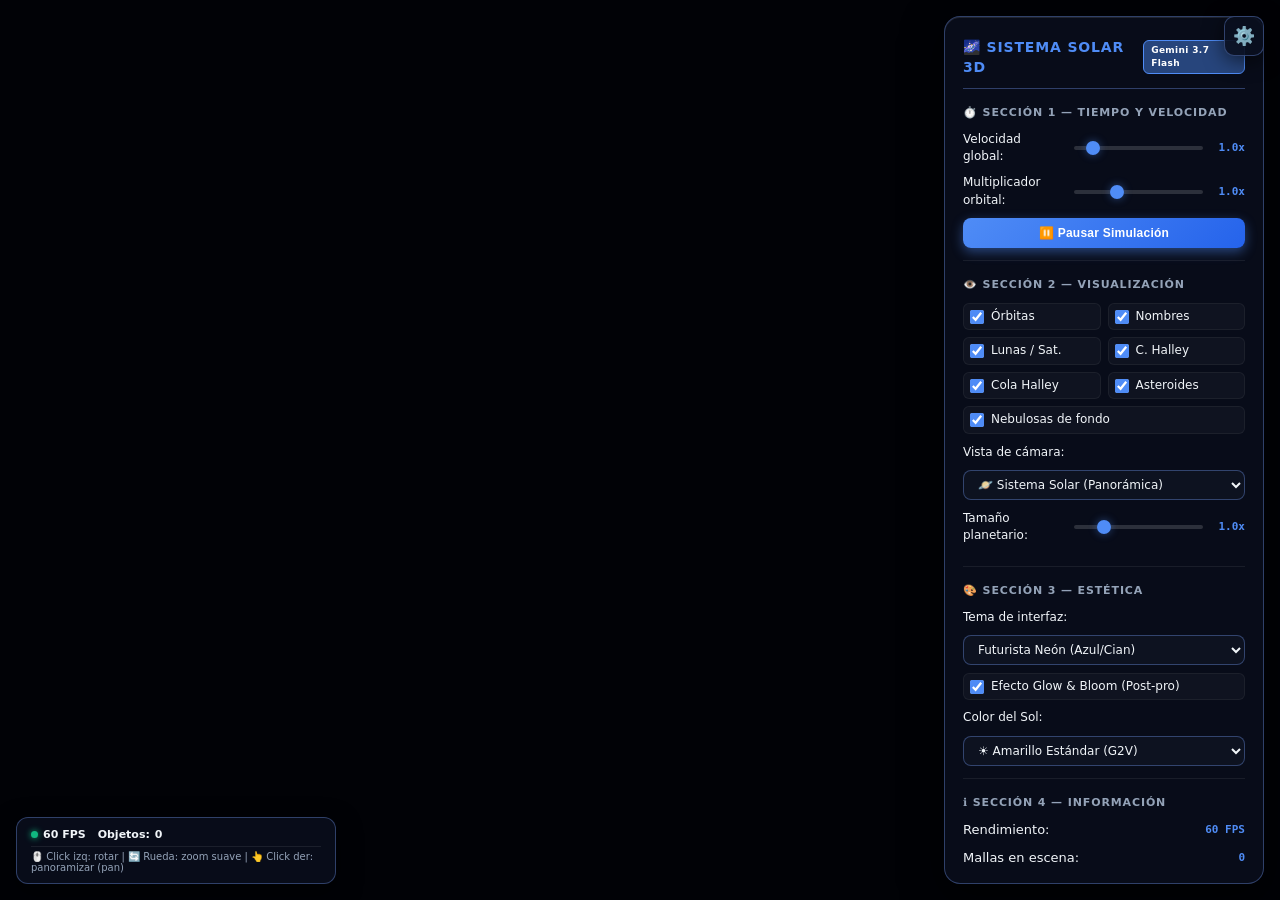
<file: Agy-Gemini-3.7-Flash-Antigravity-CLI/index.html>
<!DOCTYPE html>
<html lang="es">
<head>
  <meta charset="UTF-8" />
  <meta name="viewport" content="width=device-width, initial-scale=1.0" />
  <title>Simulador de Universo 3D — Gemini 3.7 Flash (Antigravity CLI)</title>
  <meta name="description" content="Simulación 3D interactiva del Sistema Solar completo con BabylonJS: iluminación global equilibrada (sin caras oscuras en negro), cola del cometa Halley física y vectorial anti-solar, colores planetarios fotorrealistas, sistema completo de lunas, cinturón de asteroides instanciado, nebulosas orgánicas y panel de control glassmorphism." />

  <!-- Estilos CSS Autocontenidos -->
  <style>
    /* ═══════════════════════════════════════════════════════════════════
       RESET CSS Y SISTEMA DE DISEÑO GLASSMORPHISM
       ═══════════════════════════════════════════════════════════════════ */
    *, *::before, *::after {
      margin: 0;
      padding: 0;
      box-sizing: border-box;
    }

    :root {
      --bg-panel: rgba(10, 15, 30, 0.85);
      --border-panel: rgba(120, 160, 255, 0.35);
      --accent: #4f8cf6;
      --accent-hover: #70a4ff;
      --accent-glow: rgba(79, 140, 246, 0.45);
      --text-main: #f1f5f9;
      --text-muted: #94a3b8;
      --panel-blur: blur(16px);
      --font-family: system-ui, -apple-system, BlinkMacSystemFont, 'Segoe UI', Roboto, Helvetica, Arial, sans-serif;
    }

    body.theme-classic {
      --bg-panel: rgba(20, 25, 40, 0.9);
      --border-panel: rgba(200, 170, 110, 0.4);
      --accent: #d4af37;
      --accent-hover: #f3cf58;
      --accent-glow: rgba(212, 175, 55, 0.45);
      --text-main: #fcfbf7;
      --text-muted: #a8a29e;
    }

    body.theme-dark {
      --bg-panel: rgba(5, 7, 14, 0.94);
      --border-panel: rgba(255, 255, 255, 0.15);
      --accent: #a855f7;
      --accent-hover: #c084fc;
      --accent-glow: rgba(168, 85, 247, 0.45);
      --text-main: #faf5ff;
      --text-muted: #71717a;
    }

    html, body {
      width: 100%;
      height: 100%;
      overflow: hidden;
      background: #010206;
      font-family: var(--font-family);
      color: var(--text-main);
      user-select: none;
      -webkit-user-select: none;
    }

    /* Canvas 3D de BabylonJS */
    #renderCanvas {
      width: 100vw;
      height: 100vh;
      display: block;
      touch-action: none;
      outline: none;
    }

    /* Scrollbar personalizada */
    ::-webkit-scrollbar {
      width: 5px;
    }
    ::-webkit-scrollbar-track {
      background: rgba(0, 0, 0, 0.25);
      border-radius: 4px;
    }
    ::-webkit-scrollbar-thumb {
      background: var(--border-panel);
      border-radius: 4px;
    }
    ::-webkit-scrollbar-thumb:hover {
      background: var(--accent);
    }

    /* Botón flotante para alternar panel */
    #togglePanelBtn {
      position: fixed;
      top: 16px;
      right: 16px;
      z-index: 110;
      background: var(--bg-panel);
      backdrop-filter: var(--panel-blur);
      -webkit-backdrop-filter: var(--panel-blur);
      border: 1px solid var(--border-panel);
      color: var(--text-main);
      width: 40px;
      height: 40px;
      border-radius: 10px;
      display: flex;
      align-items: center;
      justify-content: center;
      cursor: pointer;
      font-size: 18px;
      box-shadow: 0 4px 20px rgba(0, 0, 0, 0.6);
      transition: all 0.25s ease;
    }
    #togglePanelBtn:hover {
      border-color: var(--accent);
      box-shadow: 0 0 14px var(--accent-glow);
      transform: scale(1.05);
    }

    /* Panel de Configuración Glassmorphism */
    #panel {
      position: fixed;
      top: 16px;
      right: 16px;
      width: 320px;
      max-height: calc(100vh - 32px);
      overflow-y: auto;
      background: var(--bg-panel);
      backdrop-filter: var(--panel-blur);
      -webkit-backdrop-filter: var(--panel-blur);
      border: 1px solid var(--border-panel);
      border-radius: 16px;
      padding: 20px 18px;
      font-size: 13px;
      line-height: 1.45;
      z-index: 100;
      box-shadow: 0 12px 40px rgba(0, 0, 0, 0.7), inset 0 1px 0 rgba(255, 255, 255, 0.1);
      transition: transform 0.35s cubic-bezier(0.16, 1, 0.3, 1), opacity 0.3s ease;
    }
    #panel.collapsed {
      transform: translateX(calc(100% + 30px));
      opacity: 0;
      pointer-events: none;
    }

    .panel-header {
      display: flex;
      align-items: center;
      justify-content: space-between;
      margin-bottom: 16px;
      padding-bottom: 10px;
      border-bottom: 1px solid var(--border-panel);
    }
    .panel-header h2 {
      font-size: 14px;
      font-weight: 700;
      letter-spacing: 0.06em;
      text-transform: uppercase;
      color: var(--accent);
      display: flex;
      align-items: center;
      gap: 8px;
    }
    .badge-agent {
      font-size: 9px;
      padding: 3px 7px;
      background: var(--accent-glow);
      border: 1px solid var(--accent);
      border-radius: 6px;
      color: #fff;
      font-weight: 600;
      letter-spacing: 0.04em;
    }

    .section {
      margin-bottom: 16px;
      padding-bottom: 12px;
      border-bottom: 1px solid rgba(255, 255, 255, 0.07);
    }
    .section:last-child {
      margin-bottom: 0;
      padding-bottom: 0;
      border-bottom: none;
    }
    .section-title {
      font-size: 11px;
      font-weight: 700;
      letter-spacing: 0.08em;
      text-transform: uppercase;
      color: var(--text-muted);
      margin-bottom: 10px;
      display: flex;
      align-items: center;
      gap: 6px;
    }

    /* Filas de control */
    .control-row {
      display: flex;
      align-items: center;
      justify-content: space-between;
      margin-bottom: 9px;
      gap: 10px;
    }
    .control-row label {
      color: var(--text-main);
      font-size: 12px;
    }
    .val-badge {
      font-family: ui-monospace, SFMono-Regular, Menlo, Monaco, Consolas, monospace;
      font-size: 11px;
      color: var(--accent);
      font-weight: 600;
      min-width: 32px;
      text-align: right;
    }

    /* Sliders */
    input[type="range"] {
      -webkit-appearance: none;
      appearance: none;
      width: 130px;
      height: 4px;
      border-radius: 2px;
      background: rgba(255, 255, 255, 0.15);
      outline: none;
      cursor: pointer;
      transition: background 0.2s;
    }
    input[type="range"]::-webkit-slider-thumb {
      -webkit-appearance: none;
      appearance: none;
      width: 14px;
      height: 14px;
      border-radius: 50%;
      background: var(--accent);
      cursor: pointer;
      box-shadow: 0 0 8px var(--accent-glow);
      transition: transform 0.15s ease, background 0.2s;
    }
    input[type="range"]::-webkit-slider-thumb:hover {
      transform: scale(1.25);
    }

    /* Checkboxes */
    .checkbox-grid {
      display: grid;
      grid-template-columns: 1fr 1fr;
      gap: 7px;
    }
    .checkbox-item {
      display: flex;
      align-items: center;
      gap: 7px;
      font-size: 12px;
      cursor: pointer;
      padding: 4px 6px;
      border-radius: 6px;
      background: rgba(255, 255, 255, 0.03);
      border: 1px solid rgba(255, 255, 255, 0.05);
      transition: all 0.2s;
    }
    .checkbox-item:hover {
      background: rgba(255, 255, 255, 0.08);
      border-color: var(--border-panel);
    }
    .checkbox-item input[type="checkbox"] {
      accent-color: var(--accent);
      cursor: pointer;
      width: 14px;
      height: 14px;
    }

    /* Selects */
    select {
      width: 100%;
      background: rgba(15, 20, 35, 0.85);
      border: 1px solid var(--border-panel);
      color: var(--text-main);
      padding: 6px 10px;
      border-radius: 8px;
      font-size: 12px;
      outline: none;
      cursor: pointer;
      transition: all 0.2s;
      font-family: inherit;
    }
    select:focus {
      border-color: var(--accent);
      box-shadow: 0 0 8px var(--accent-glow);
    }

    /* Botones */
    .btn {
      width: 100%;
      background: linear-gradient(135deg, var(--accent), #2563eb);
      color: #fff;
      border: none;
      border-radius: 8px;
      padding: 8px 12px;
      font-size: 12px;
      font-weight: 600;
      letter-spacing: 0.02em;
      cursor: pointer;
      display: flex;
      align-items: center;
      justify-content: center;
      gap: 6px;
      box-shadow: 0 4px 12px var(--accent-glow);
      transition: all 0.2s ease;
    }
    .btn:hover {
      filter: brightness(1.15);
      transform: translateY(-1px);
    }
    .btn:active {
      transform: translateY(0);
    }
    .btn.paused {
      background: linear-gradient(135deg, #e11d48, #be123c);
      box-shadow: 0 4px 12px rgba(225, 29, 72, 0.4);
    }

    /* Panel de Información Inferior Izquierdo */
    #infoHud {
      position: fixed;
      bottom: 16px;
      left: 16px;
      z-index: 100;
      background: var(--bg-panel);
      backdrop-filter: var(--panel-blur);
      -webkit-backdrop-filter: var(--panel-blur);
      border: 1px solid var(--border-panel);
      border-radius: 12px;
      padding: 10px 14px;
      font-size: 11px;
      color: var(--text-muted);
      box-shadow: 0 8px 24px rgba(0, 0, 0, 0.5);
      pointer-events: none;
      display: flex;
      flex-direction: column;
      gap: 5px;
      max-width: 320px;
    }
    .hud-metrics {
      display: flex;
      align-items: center;
      gap: 12px;
      color: var(--text-main);
      font-weight: 600;
    }
    .metric-tag {
      display: flex;
      align-items: center;
      gap: 5px;
    }
    .fps-dot {
      width: 7px;
      height: 7px;
      border-radius: 50%;
      background: #10b981;
      box-shadow: 0 0 6px #10b981;
    }
    .hud-instructions {
      font-size: 10px;
      color: #94a3b8;
      border-top: 1px solid rgba(255, 255, 255, 0.08);
      padding-top: 4px;
    }

    /* Responsive para pantallas < 600px */
    @media (max-width: 600px) {
      #panel {
        width: calc(100vw - 32px);
        top: auto;
        bottom: 16px;
        max-height: 60vh;
      }
      #panel.collapsed {
        transform: translateY(calc(100% + 30px));
      }
      #infoHud {
        display: none;
      }
    }
  </style>

  <!-- BabylonJS CDN Oficial (Regla Absoluta: Validado) -->
  <script src="https://cdn.babylonjs.com/babylon.js"></script>
  <script src="https://cdn.babylonjs.com/loaders/babylonjs.loaders.min.js"></script>
</head>
<body>
  <!-- Canvas 3D -->
  <canvas id="renderCanvas"></canvas>

  <!-- Botón de apertura/cierre de panel -->
  <button id="togglePanelBtn" title="Alternar Panel de Configuración">⚙️</button>

  <!-- Panel de Configuración Glassmorphism -->
  <div id="panel">
    <div class="panel-header">
      <h2>🌌 Sistema Solar 3D</h2>
      <span class="badge-agent">Gemini 3.7 Flash</span>
    </div>

    <!-- SECCIÓN 1: TIEMPO Y VELOCIDAD -->
    <div class="section">
      <div class="section-title">⏱️ Sección 1 — Tiempo y Velocidad</div>
      <div class="control-row">
        <label for="speedGlobal">Velocidad global:</label>
        <input type="range" id="speedGlobal" min="0" max="10" step="0.1" value="1.0" />
        <span class="val-badge" id="speedGlobalVal">1.0x</span>
      </div>
      <div class="control-row">
        <label for="speedOrbit">Multiplicador orbital:</label>
        <input type="range" id="speedOrbit" min="0.1" max="3" step="0.1" value="1.0" />
        <span class="val-badge" id="speedOrbitVal">1.0x</span>
      </div>
      <button class="btn" id="pauseBtn">⏸️ Pausar Simulación</button>
    </div>

    <!-- SECCIÓN 2: VISUALIZACIÓN -->
    <div class="section">
      <div class="section-title">👁️ Sección 2 — Visualización</div>
      <div class="checkbox-grid">
        <label class="checkbox-item">
          <input type="checkbox" id="chkOrbits" checked />
          <span>Órbitas</span>
        </label>
        <label class="checkbox-item">
          <input type="checkbox" id="chkLabels" checked />
          <span>Nombres</span>
        </label>
        <label class="checkbox-item">
          <input type="checkbox" id="chkMoons" checked />
          <span>Lunas / Sat.</span>
        </label>
        <label class="checkbox-item">
          <input type="checkbox" id="chkHalley" checked />
          <span>C. Halley</span>
        </label>
        <label class="checkbox-item">
          <input type="checkbox" id="chkHalleyTail" checked />
          <span>Cola Halley</span>
        </label>
        <label class="checkbox-item">
          <input type="checkbox" id="chkAsteroids" checked />
          <span>Asteroides</span>
        </label>
        <label class="checkbox-item" style="grid-column: span 2;">
          <input type="checkbox" id="chkNebulas" checked />
          <span>Nebulosas de fondo</span>
        </label>
      </div>

      <div class="control-row" style="margin-top: 10px;">
        <label for="cameraSelect">Vista de cámara:</label>
      </div>
      <select id="cameraSelect">
        <option value="system" selected>🪐 Sistema Solar (Panorámica)</option>
        <option value="sun">☀️ Sol Cercano</option>
        <option value="earth">🌍 Tierra y Luna</option>
        <option value="mars">🔴 Marte, Fobos y Deimos</option>
        <option value="jupiter">🪐 Júpiter y Lunas Galileanas</option>
        <option value="saturn">🪐 Saturno, Anillos y Titán</option>
        <option value="wide">🔭 Vista Cósmica Panorámica</option>
        <option value="halley">☄️ Seguir Cometa Halley</option>
      </select>

      <div class="control-row" style="margin-top: 10px;">
        <label for="scalePlanets">Tamaño planetario:</label>
        <input type="range" id="scalePlanets" min="0.5" max="3" step="0.1" value="1.0" />
        <span class="val-badge" id="scalePlanetsVal">1.0x</span>
      </div>
    </div>

    <!-- SECCIÓN 3: ESTÉTICA -->
    <div class="section">
      <div class="section-title">🎨 Sección 3 — Estética</div>
      <div class="control-row">
        <label for="themeSelect">Tema de interfaz:</label>
      </div>
      <select id="themeSelect">
        <option value="futuristic" selected>Futurista Neón (Azul/Cian)</option>
        <option value="classic">Clásico Dorado (Ámbar/Oro)</option>
        <option value="dark">Oscuro Profundo (Violeta)</option>
      </select>

      <div class="control-row" style="margin-top: 8px;">
        <label class="checkbox-item" style="width: 100%;">
          <input type="checkbox" id="chkPostPro" checked />
          <span>Efecto Glow & Bloom (Post-pro)</span>
        </label>
      </div>

      <div class="control-row" style="margin-top: 8px;">
        <label for="sunColorSelect">Color del Sol:</label>
      </div>
      <select id="sunColorSelect">
        <option value="yellow" selected>☀️ Amarillo Estándar (G2V)</option>
        <option value="white">⚪ Enana Blanca (Clase A)</option>
        <option value="orange">🟠 Gigante Naranja (Clase K)</option>
        <option value="red">🔴 Supergigante Roja (Clase M)</option>
      </select>
    </div>

    <!-- SECCIÓN 4: INFORMACIÓN -->
    <div class="section">
      <div class="section-title">ℹ️ Sección 4 — Información</div>
      <div class="control-row">
        <span>Rendimiento:</span>
        <span class="val-badge" id="fpsDisplay">60 FPS</span>
      </div>
      <div class="control-row">
        <span>Mallas en escena:</span>
        <span class="val-badge" id="meshCountDisplay">0</span>
      </div>
    </div>
  </div>

  <!-- HUD Inferior con Métricas e Instrucciones -->
  <div id="infoHud">
    <div class="hud-metrics">
      <div class="metric-tag">
        <span class="fps-dot" id="fpsDot"></span>
        <span id="hudFps">60 FPS</span>
      </div>
      <div class="metric-tag">
        <span>Objetos:</span>
        <span id="hudMeshes">0</span>
      </div>
    </div>
    <div class="hud-instructions">
      🖱️ Click izq: rotar | 🔄 Rueda: zoom suave | 👆 Click der: panoramizar (pan)
    </div>
  </div>

  <!-- LÓGICA JAVASCRIPT PRINCIPAL -->
  <script>
    /**
     * Universo 3D — Simulación BabylonJS con iluminación global equilibrada y cola del cometa física
     * Agente: Gemini 3.7 Flash (Antigravity CLI)
     * Especificación: Prompt-Maestro_v2.txt + Corrección de Iluminación Planetaria y Cola Halley
     */

    // ═══════════════════════════════════════════════════════════════════
    // 1. CONSTANTES Y DATOS ASTRONÓMICOS
    // ═══════════════════════════════════════════════════════════════════

    const PLANETS_DATA = [
      {
        name: 'Mercurio',
        semiMajorAxis: 26,
        eccentricity: 0.205,
        size: 1.2,
        colorHex: '#8c8d94',
        speed: 1.8,
        tilt: 0.12,
        axialTilt: 0.03,
        rotSpeed: 0.8,
        hasAtmosphere: false,
        hasRings: false,
        type: 'mercury'
      },
      {
        name: 'Venus',
        semiMajorAxis: 38,
        eccentricity: 0.007,
        size: 2.1,
        colorHex: '#eab308',
        speed: 1.3,
        tilt: 0.06,
        axialTilt: 3.10, // Rotación retrógrada (~177°)
        rotSpeed: -0.4,
        hasAtmosphere: true,
        atmoColor: new BABYLON.Color3(1.0, 0.85, 0.45),
        hasRings: false,
        type: 'venus'
      },
      {
        name: 'Tierra',
        semiMajorAxis: 54,
        eccentricity: 0.017,
        size: 2.3,
        colorHex: '#1e40af',
        speed: 1.0,
        tilt: 0.0,
        axialTilt: 0.41, // ~23.4°
        rotSpeed: 1.2,
        hasAtmosphere: true,
        atmoColor: new BABYLON.Color3(0.25, 0.70, 1.0),
        hasRings: false,
        type: 'earth'
      },
      {
        name: 'Marte',
        semiMajorAxis: 72,
        eccentricity: 0.093,
        size: 1.6,
        colorHex: '#c2410c',
        speed: 0.8,
        tilt: 0.03,
        axialTilt: 0.44, // ~25.2°
        rotSpeed: 1.1,
        hasAtmosphere: true,
        atmoColor: new BABYLON.Color3(0.95, 0.45, 0.25),
        hasRings: false,
        type: 'mars'
      },
      {
        name: 'Júpiter',
        semiMajorAxis: 118,
        eccentricity: 0.048,
        size: 5.8,
        colorHex: '#d97706',
        speed: 0.44,
        tilt: 0.02,
        axialTilt: 0.05,
        rotSpeed: 2.2,
        hasAtmosphere: false,
        hasRings: false,
        type: 'jupiter'
      },
      {
        name: 'Saturno',
        semiMajorAxis: 165,
        eccentricity: 0.056,
        size: 4.8,
        colorHex: '#fcd34d',
        speed: 0.32,
        tilt: 0.04,
        axialTilt: 0.47, // ~26.7°
        rotSpeed: 2.0,
        hasAtmosphere: false,
        hasRings: true,
        ringInner: 6.2,
        ringOuter: 12.5,
        type: 'saturn'
      },
      {
        name: 'Urano',
        semiMajorAxis: 215,
        eccentricity: 0.046,
        size: 3.4,
        colorHex: '#67e8f9',
        speed: 0.23,
        tilt: 0.015,
        axialTilt: 1.71, // ~97.8° (rotación de lado)
        rotSpeed: 1.4,
        hasAtmosphere: false,
        hasRings: true,
        ringInner: 4.2,
        ringOuter: 6.8,
        ringAlpha: 0.45,
        type: 'uranus'
      },
      {
        name: 'Neptuno',
        semiMajorAxis: 265,
        eccentricity: 0.010,
        size: 3.3,
        colorHex: '#1d4ed8',
        speed: 0.18,
        tilt: 0.03,
        axialTilt: 0.49,
        rotSpeed: 1.3,
        hasAtmosphere: false,
        hasRings: false,
        type: 'neptune'
      },
      {
        name: 'Plutón',
        semiMajorAxis: 310,
        eccentricity: 0.244,
        size: 0.9,
        colorHex: '#a8a29e',
        speed: 0.14,
        tilt: 0.30, // Inclinación orbital ~17°
        axialTilt: 2.13, // ~122°
        rotSpeed: 0.5,
        hasAtmosphere: false,
        hasRings: false,
        type: 'pluto'
      }
    ];

    /** Sistema de Lunas Principales con Texturas Dedicadas */
    const MOONS_DATA = {
      'Tierra': [
        {
          name: 'Luna',
          dist: 5.2,
          size: 0.65,
          speed: 2.6,
          tilt: 0.09,
          colorHex: '#cbd5e1',
          type: 'moon_luna'
        }
      ],
      'Marte': [
        {
          name: 'Fobos',
          dist: 3.2,
          size: 0.32,
          speed: 3.8,
          tilt: 0.04,
          colorHex: '#a8a29e',
          type: 'moon_rocky'
        },
        {
          name: 'Deimos',
          dist: 4.6,
          size: 0.24,
          speed: 2.6,
          tilt: 0.06,
          colorHex: '#78716c',
          type: 'moon_rocky'
        }
      ],
      'Júpiter': [
        {
          name: 'Ío',
          dist: 9.5,
          size: 0.78,
          speed: 3.6,
          tilt: 0.02,
          colorHex: '#facc15',
          type: 'moon_io'
        },
        {
          name: 'Europa',
          dist: 12.5,
          size: 0.70,
          speed: 2.8,
          tilt: 0.03,
          colorHex: '#e0f2fe',
          type: 'moon_europa'
        },
        {
          name: 'Ganimedes',
          dist: 16.5,
          size: 0.98,
          speed: 2.1,
          tilt: 0.02,
          colorHex: '#94a3b8',
          type: 'moon_ganymede'
        },
        {
          name: 'Calisto',
          dist: 21.0,
          size: 0.90,
          speed: 1.6,
          tilt: 0.04,
          colorHex: '#64748b',
          type: 'moon_callisto'
        }
      ],
      'Saturno': [
        {
          name: 'Titán',
          dist: 17.5,
          size: 0.92,
          speed: 1.9,
          tilt: 0.06,
          colorHex: '#fb923c',
          type: 'moon_titan'
        },
        {
          name: 'Encélado',
          dist: 13.5,
          size: 0.45,
          speed: 2.9,
          tilt: 0.01,
          colorHex: '#f8fafc',
          type: 'moon_enceladus'
        }
      ],
      'Urano': [
        {
          name: 'Titania',
          dist: 8.5,
          size: 0.52,
          speed: 2.0,
          tilt: 0.03,
          colorHex: '#cbd5e1',
          type: 'moon_rocky'
        },
        {
          name: 'Oberón',
          dist: 11.2,
          size: 0.48,
          speed: 1.6,
          tilt: 0.04,
          colorHex: '#94a3b8',
          type: 'moon_rocky'
        }
      ],
      'Neptuno': [
        {
          name: 'Tritón',
          dist: 8.2,
          size: 0.72,
          speed: -2.2, // Retrógrada
          tilt: 0.45,
          colorHex: '#fbcfe8',
          type: 'moon_triton'
        }
      ],
      'Plutón': [
        {
          name: 'Caronte',
          dist: 2.6,
          size: 0.50,
          speed: 1.8,
          tilt: 0.02,
          colorHex: '#9ca3af',
          type: 'moon_charon'
        }
      ]
    };

    /** Datos astronómicos del Cometa Halley */
    const HALLEY_DATA = {
      name: 'Cometa Halley',
      semiMajorAxis: 155,
      eccentricity: 0.85,
      size: 1.0,
      period: 18.0,
      tilt: 0.32,
      axialTilt: 0.2
    };

    /** Configuraciones cromáticas del Sol */
    const SUN_CONFIGS = {
      yellow: {
        emissive: new BABYLON.Color3(1.0, 0.78, 0.2),
        diffuse: new BABYLON.Color3(1.0, 0.85, 0.4),
        lightColor: new BABYLON.Color3(1.0, 0.95, 0.85),
        particleColor1: new BABYLON.Color4(1.0, 0.8, 0.1, 1.0),
        particleColor2: new BABYLON.Color4(1.0, 0.3, 0.0, 0.8)
      },
      white: {
        emissive: new BABYLON.Color3(0.9, 0.95, 1.0),
        diffuse: new BABYLON.Color3(0.95, 0.98, 1.0),
        lightColor: new BABYLON.Color3(0.95, 0.98, 1.0),
        particleColor1: new BABYLON.Color4(0.8, 0.9, 1.0, 1.0),
        particleColor2: new BABYLON.Color4(0.4, 0.6, 1.0, 0.8)
      },
      orange: {
        emissive: new BABYLON.Color3(1.0, 0.45, 0.05),
        diffuse: new BABYLON.Color3(1.0, 0.55, 0.1),
        lightColor: new BABYLON.Color3(1.0, 0.75, 0.5),
        particleColor1: new BABYLON.Color4(1.0, 0.5, 0.0, 1.0),
        particleColor2: new BABYLON.Color4(0.8, 0.15, 0.0, 0.8)
      },
      red: {
        emissive: new BABYLON.Color3(0.95, 0.15, 0.05),
        diffuse: new BABYLON.Color3(1.0, 0.25, 0.1),
        lightColor: new BABYLON.Color3(1.0, 0.5, 0.4),
        particleColor1: new BABYLON.Color4(1.0, 0.2, 0.0, 1.0),
        particleColor2: new BABYLON.Color4(0.5, 0.0, 0.0, 0.8)
      }
    };

    // Estado global de la simulación
    const STATE = {
      isPaused: false,
      globalSpeed: 1.0,
      orbitSpeedMult: 1.0,
      planetScale: 1.0,
      showOrbits: true,
      showLabels: true,
      showMoons: true,
      showHalley: true,
      showHalleyTail: true,
      showAsteroids: true,
      showNebulas: true,
      postProEnabled: true,
      currentView: 'system',
      activeSunTheme: 'yellow',
      cameraTransition: null
    };

    // ═══════════════════════════════════════════════════════════════════
    // 2. ENGINE + SCENE + ILUMINACIÓN GLOBAL EQUILIBRADA
    // ═══════════════════════════════════════════════════════════════════

    const canvas = document.getElementById('renderCanvas');
    const engine = new BABYLON.Engine(canvas, true, {
      preserveDrawingBuffer: true,
      stencil: true,
      antialias: true,
      powerPreference: "high-performance"
    });

    const scene = new BABYLON.Scene(engine);
    scene.clearColor = new BABYLON.Color4(0.005, 0.005, 0.015, 1.0);
    // Luz ambiental base para garantizar que ningún astro quede en negro total
    scene.ambientColor = new BABYLON.Color3(0.45, 0.45, 0.50);

    // ═══════════════════════════════════════════════════════════════════
    // 3. CÁMARA (ArcRotateCamera con zoom suave y sin bloqueos)
    // ═══════════════════════════════════════════════════════════════════

    const camera = new BABYLON.ArcRotateCamera(
      'mainCamera',
      -Math.PI / 2.8,
      Math.PI / 2.7,
      200,
      BABYLON.Vector3.Zero(),
      scene
    );

    camera.attachControl(canvas, true);
    camera.lowerRadiusLimit = 4;
    camera.upperRadiusLimit = 2800;
    camera.wheelPrecision = 2.0;
    camera.pinchPrecision = 12;
    camera.angularSensibilityX = 1000;
    camera.angularSensibilityY = 1000;
    camera.panningSensibility = 600;

    camera.useAutoRotationBehavior = true;
    if (camera.autoRotationBehavior) {
      camera.autoRotationBehavior.idleRotationSpeed = 0.03;
      camera.autoRotationBehavior.idleRotationWaitTime = 2000;
      camera.autoRotationBehavior.idleRotationSpinupTime = 1500;
    }

    canvas.addEventListener('wheel', () => {
      STATE.cameraTransition = null;
    }, { passive: true });

    canvas.addEventListener('pointerdown', () => {
      STATE.cameraTransition = null;
    });

    // ═══════════════════════════════════════════════════════════════════
    // 4. LUCES (Hemispheric ambiental rica + PointLight solar)
    // ═══════════════════════════════════════════════════════════════════

    // Luz hemisférica con intensidad calibrada para iluminar con claridad la cara nocturna
    const hemiLight = new BABYLON.HemisphericLight(
      'hemiLight',
      new BABYLON.Vector3(0, 1, 0),
      scene
    );
    hemiLight.intensity = 0.65;
    hemiLight.diffuse = new BABYLON.Color3(0.85, 0.88, 0.95);
    hemiLight.groundColor = new BABYLON.Color3(0.45, 0.48, 0.55);

    // Luz solar puntual en el origen
    const sunLight = new BABYLON.PointLight(
      'sunLight',
      BABYLON.Vector3.Zero(),
      scene
    );
    sunLight.intensity = 2.0;
    sunLight.diffuse = SUN_CONFIGS.yellow.lightColor.clone();
    sunLight.specular = new BABYLON.Color3(0.4, 0.4, 0.4);
    sunLight.range = 3000;

    // ═══════════════════════════════════════════════════════════════════
    // 5. FUNCIONES AUXILIARES DE TEXTURIZADO PROCEDURAL (En Memoria)
    // ═══════════════════════════════════════════════════════════════════

    function makeFlareTexture(colorCenter = '#ffffff', colorOuter = 'rgba(56,189,248,0)') {
      const size = 128;
      const texture = new BABYLON.DynamicTexture('flareTex_' + Math.random(), size, scene, false);
      const ctx = texture.getContext();
      ctx.clearRect(0, 0, size, size);

      const rad = size / 2;
      const grad = ctx.createRadialGradient(rad, rad, 0, rad, rad, rad);
      grad.addColorStop(0, colorCenter);
      grad.addColorStop(0.3, 'rgba(255,255,255,0.9)');
      grad.addColorStop(0.7, colorOuter);
      grad.addColorStop(1, 'rgba(0,0,0,0)');

      ctx.fillStyle = grad;
      ctx.fillRect(0, 0, size, size);
      texture.hasAlpha = true;
      texture.update();
      return texture;
    }

    function makeLabelTexture(text, isMoon = false) {
      const width = isMoon ? 180 : 256;
      const height = isMoon ? 48 : 64;
      const texture = new BABYLON.DynamicTexture('labelTex_' + text, { width, height }, scene, false);
      const ctx = texture.getContext();
      ctx.clearRect(0, 0, width, height);

      ctx.fillStyle = isMoon ? 'rgba(15, 23, 42, 0.75)' : 'rgba(10, 15, 30, 0.80)';
      ctx.strokeStyle = isMoon ? 'rgba(148, 163, 184, 0.45)' : 'rgba(120, 160, 255, 0.55)';
      ctx.lineWidth = isMoon ? 1.5 : 2;
      ctx.beginPath();
      ctx.roundRect(6, 6, width - 12, height - 12, isMoon ? 8 : 12);
      ctx.fill();
      ctx.stroke();

      ctx.font = isMoon ? 'bold 16px system-ui, sans-serif' : 'bold 22px system-ui, sans-serif';
      ctx.fillStyle = isMoon ? '#e2e8f0' : '#ffffff';
      ctx.textAlign = 'center';
      ctx.textBaseline = 'middle';
      ctx.fillText(text, width / 2, height / 2);

      texture.hasAlpha = true;
      texture.update();
      return texture;
    }

    /**
     * Generador avanzado de texturas planetarias fotorrealistas en memoria
     */
    function makePlanetTexture(data) {
      const width = 512;
      const height = 256;
      const texture = new BABYLON.DynamicTexture('tex_' + data.name, { width, height }, scene, false);
      const ctx = texture.getContext();

      ctx.fillStyle = data.colorHex;
      ctx.fillRect(0, 0, width, height);

      if (data.type === 'mercury') {
        ctx.fillStyle = '#6b7280';
        ctx.fillRect(0, 0, width, height);

        ctx.fillStyle = '#374151';
        for (let i = 0; i < 25; i++) {
          ctx.beginPath();
          ctx.arc(Math.random() * width, Math.random() * height, 12 + Math.random() * 28, 0, Math.PI * 2);
          ctx.fill();
        }

        for (let i = 0; i < 60; i++) {
          const cx = Math.random() * width;
          const cy = Math.random() * height;
          const r = 3 + Math.random() * 9;
          ctx.fillStyle = '#1f2937';
          ctx.beginPath();
          ctx.arc(cx, cy, r, 0, Math.PI * 2);
          ctx.fill();
          ctx.strokeStyle = '#d1d5db';
          ctx.lineWidth = 1.5;
          ctx.stroke();
        }
      } else if (data.type === 'venus') {
        ctx.fillStyle = '#d97706';
        ctx.fillRect(0, 0, width, height);

        const vBands = ['#fde047', '#fef08a', '#eab308', '#ca8a04', '#b45309'];
        for (let y = 0; y < height; y += 12) {
          ctx.fillStyle = vBands[Math.floor(Math.random() * vBands.length)];
          ctx.globalAlpha = 0.65;
          ctx.beginPath();
          ctx.ellipse(Math.random() * width, y, 70 + Math.random() * 140, 10 + Math.random() * 8, 0, 0, Math.PI * 2);
          ctx.fill();
        }
        ctx.globalAlpha = 1.0;
      } else if (data.type === 'earth') {
        ctx.fillStyle = '#1d4ed8';
        ctx.fillRect(0, 0, width, height);

        ctx.fillStyle = '#0ea5e9';
        for (let i = 0; i < 20; i++) {
          ctx.beginPath();
          ctx.arc(Math.random() * width, 40 + Math.random() * (height - 80), 30 + Math.random() * 50, 0, Math.PI * 2);
          ctx.fill();
        }

        ctx.fillStyle = '#15803d';
        for (let i = 0; i < 18; i++) {
          ctx.beginPath();
          ctx.arc(Math.random() * width, 40 + Math.random() * (height - 80), 22 + Math.random() * 40, 0, Math.PI * 2);
          ctx.fill();
        }

        ctx.fillStyle = '#b45309';
        for (let i = 0; i < 12; i++) {
          ctx.beginPath();
          ctx.arc(Math.random() * width, 60 + Math.random() * (height - 120), 12 + Math.random() * 22, 0, Math.PI * 2);
          ctx.fill();
        }

        ctx.fillStyle = 'rgba(255, 255, 255, 0.70)';
        for (let y = 25; y < height - 25; y += 16) {
          ctx.beginPath();
          ctx.ellipse(Math.random() * width, y, 45 + Math.random() * 110, 8 + Math.random() * 14, 0.1, 0, Math.PI * 2);
          ctx.fill();
        }

        ctx.fillStyle = '#ffffff';
        ctx.fillRect(0, 0, width, 18);
        ctx.fillRect(0, height - 18, width, 18);
      } else if (data.type === 'mars') {
        ctx.fillStyle = '#c2410c';
        ctx.fillRect(0, 0, width, height);

        ctx.fillStyle = '#451a03';
        for (let i = 0; i < 35; i++) {
          ctx.beginPath();
          ctx.arc(Math.random() * width, Math.random() * height, 10 + Math.random() * 25, 0, Math.PI * 2);
          ctx.fill();
        }

        ctx.fillStyle = '#ea580c';
        for (let i = 0; i < 20; i++) {
          ctx.beginPath();
          ctx.arc(Math.random() * width, Math.random() * height, 8 + Math.random() * 18, 0, Math.PI * 2);
          ctx.fill();
        }

        ctx.fillStyle = '#ffffff';
        ctx.fillRect(0, 0, width, 12);
        ctx.fillRect(0, height - 10, width, 10);
      } else if (data.type === 'jupiter') {
        const jBands = ['#9a3412', '#c2410c', '#b45309', '#fde68a', '#fef3c7', '#7c2d12', '#d97706'];
        let curY = 0;
        while (curY < height) {
          const bh = 6 + Math.random() * 16;
          ctx.fillStyle = jBands[Math.floor(Math.random() * jBands.length)];
          ctx.fillRect(0, curY, width, bh);
          curY += bh;
        }

        ctx.fillStyle = '#991b1b';
        ctx.beginPath();
        ctx.ellipse(width * 0.65, height * 0.62, 38, 20, 0, 0, Math.PI * 2);
        ctx.fill();
        ctx.strokeStyle = '#fca5a5';
        ctx.lineWidth = 3;
        ctx.stroke();

        ctx.fillStyle = '#ffffff';
        for (let i = 0; i < 8; i++) {
          ctx.beginPath();
          ctx.ellipse((width * 0.2) + (i * 45), height * 0.75, 6, 4, 0, 0, Math.PI * 2);
          ctx.fill();
        }
      } else if (data.type === 'saturn') {
        const sBands = ['#fef08a', '#fde047', '#eab308', '#ca8a04', '#d97706', '#fef9c3'];
        let curY = 0;
        while (curY < height) {
          const bh = 8 + Math.random() * 18;
          ctx.fillStyle = sBands[Math.floor(Math.random() * sBands.length)];
          ctx.fillRect(0, curY, width, bh);
          curY += bh;
        }
      } else if (data.type === 'uranus') {
        ctx.fillStyle = '#67e8f9';
        ctx.fillRect(0, 0, width, height);

        const uBands = ['#a5f3fc', '#38bdf8', '#22d3ee', '#cffafe'];
        for (let y = 0; y < height; y += 20) {
          ctx.fillStyle = uBands[Math.floor(Math.random() * uBands.length)];
          ctx.globalAlpha = 0.35;
          ctx.fillRect(0, y, width, 14);
        }
        ctx.globalAlpha = 1.0;
      } else if (data.type === 'neptune') {
        ctx.fillStyle = '#1d4ed8';
        ctx.fillRect(0, 0, width, height);

        ctx.fillStyle = '#1e3a8a';
        ctx.fillRect(0, height * 0.25, width, 30);
        ctx.fillRect(0, height * 0.65, width, 35);

        ctx.fillStyle = '#0f172a';
        ctx.beginPath();
        ctx.ellipse(width * 0.45, height * 0.35, 28, 14, 0, 0, Math.PI * 2);
        ctx.fill();

        ctx.fillStyle = '#e0f2fe';
        for (let i = 0; i < 14; i++) {
          ctx.beginPath();
          ctx.ellipse(Math.random() * width, 30 + Math.random() * (height - 60), 30 + Math.random() * 60, 3 + Math.random() * 4, 0, 0, Math.PI * 2);
          ctx.fill();
        }
      } else if (data.type === 'pluto') {
        ctx.fillStyle = '#78350f';
        ctx.fillRect(0, 0, width, height);

        ctx.fillStyle = '#a8a29e';
        for (let i = 0; i < 30; i++) {
          ctx.beginPath();
          ctx.arc(Math.random() * width, Math.random() * height, 10 + Math.random() * 25, 0, Math.PI * 2);
          ctx.fill();
        }

        ctx.fillStyle = '#fff1f2';
        ctx.beginPath();
        ctx.arc(width * 0.5, height * 0.5, 35, 0, Math.PI * 2);
        ctx.fill();
        ctx.beginPath();
        ctx.arc(width * 0.58, height * 0.5, 30, 0, Math.PI * 2);
        ctx.fill();
      } else if (data.type === 'moon_luna') {
        ctx.fillStyle = '#94a3b8';
        ctx.fillRect(0, 0, width, height);

        ctx.fillStyle = '#334155';
        for (let i = 0; i < 22; i++) {
          ctx.beginPath();
          ctx.arc(Math.random() * width, Math.random() * height, 15 + Math.random() * 35, 0, Math.PI * 2);
          ctx.fill();
        }

        ctx.fillStyle = '#f8fafc';
        for (let i = 0; i < 50; i++) {
          ctx.beginPath();
          ctx.arc(Math.random() * width, Math.random() * height, 2 + Math.random() * 6, 0, Math.PI * 2);
          ctx.fill();
        }
      } else if (data.type === 'moon_io') {
        ctx.fillStyle = '#eab308';
        ctx.fillRect(0, 0, width, height);

        ctx.fillStyle = '#78350f';
        for (let i = 0; i < 30; i++) {
          ctx.beginPath();
          ctx.arc(Math.random() * width, Math.random() * height, 4 + Math.random() * 10, 0, Math.PI * 2);
          ctx.fill();
        }
      } else if (data.type === 'moon_europa') {
        ctx.fillStyle = '#f0f9ff';
        ctx.fillRect(0, 0, width, height);

        ctx.strokeStyle = '#b45309';
        ctx.lineWidth = 1.5;
        for (let i = 0; i < 30; i++) {
          ctx.beginPath();
          ctx.moveTo(Math.random() * width, Math.random() * height);
          ctx.lineTo(Math.random() * width, Math.random() * height);
          ctx.stroke();
        }
      } else if (data.type === 'moon_ganymede') {
        ctx.fillStyle = '#64748b';
        ctx.fillRect(0, 0, width, height);

        ctx.fillStyle = '#cbd5e1';
        for (let i = 0; i < 20; i++) {
          ctx.beginPath();
          ctx.arc(Math.random() * width, Math.random() * height, 15 + Math.random() * 30, 0, Math.PI * 2);
          ctx.fill();
        }
      } else if (data.type === 'moon_callisto') {
        ctx.fillStyle = '#475569';
        ctx.fillRect(0, 0, width, height);

        ctx.fillStyle = '#f1f5f9';
        for (let i = 0; i < 40; i++) {
          ctx.beginPath();
          ctx.arc(Math.random() * width, Math.random() * height, 2 + Math.random() * 5, 0, Math.PI * 2);
          ctx.fill();
        }
      } else if (data.type === 'moon_titan') {
        ctx.fillStyle = '#f97316';
        ctx.fillRect(0, 0, width, height);

        ctx.fillStyle = 'rgba(254, 215, 170, 0.4)';
        for (let y = 15; y < height; y += 20) {
          ctx.beginPath();
          ctx.ellipse(Math.random() * width, y, 60 + Math.random() * 100, 10, 0, 0, Math.PI * 2);
          ctx.fill();
        }
      } else if (data.type === 'moon_enceladus') {
        ctx.fillStyle = '#ffffff';
        ctx.fillRect(0, 0, width, height);

        ctx.strokeStyle = '#38bdf8';
        ctx.lineWidth = 1.0;
        for (let i = 0; i < 15; i++) {
          ctx.beginPath();
          ctx.moveTo(Math.random() * width, Math.random() * height);
          ctx.lineTo(Math.random() * width, Math.random() * height);
          ctx.stroke();
        }
      } else if (data.type === 'moon_triton') {
        ctx.fillStyle = '#fbcfe8';
        ctx.fillRect(0, 0, width, height);

        ctx.fillStyle = '#0284c7';
        for (let i = 0; i < 25; i++) {
          ctx.beginPath();
          ctx.arc(Math.random() * width, Math.random() * height, 6 + Math.random() * 14, 0, Math.PI * 2);
          ctx.fill();
        }
      } else if (data.type === 'moon_charon') {
        ctx.fillStyle = '#94a3b8';
        ctx.fillRect(0, 0, width, height);

        ctx.fillStyle = '#7c2d12';
        ctx.fillRect(0, 0, width, 25);
      } else if (data.type === 'moon_rocky') {
        ctx.fillStyle = '#52525b';
        ctx.fillRect(0, 0, width, height);

        ctx.fillStyle = '#27272a';
        for (let i = 0; i < 30; i++) {
          ctx.beginPath();
          ctx.arc(Math.random() * width, Math.random() * height, 4 + Math.random() * 10, 0, Math.PI * 2);
          ctx.fill();
        }
      }

      texture.update();
      return texture;
    }

    function makeRingTexture(baseColorHex) {
      const size = 512;
      const texture = new BABYLON.DynamicTexture('ringTex_' + Math.random(), size, scene, false);
      const ctx = texture.getContext();
      ctx.clearRect(0, 0, size, size);

      const rad = size / 2;
      for (let r = rad * 0.45; r < rad * 0.95; r += 2) {
        const norm = (r - rad * 0.45) / (rad * 0.5);
        let alpha = 0.55 + 0.4 * Math.sin(norm * 25);
        if (norm > 0.64 && norm < 0.73) {
          alpha = 0.02;
        }

        ctx.strokeStyle = `rgba(245, 215, 150, ${alpha})`;
        ctx.lineWidth = 2;
        ctx.beginPath();
        ctx.arc(rad, rad, r, 0, Math.PI * 2);
        ctx.stroke();
      }

      texture.hasAlpha = true;
      texture.update();
      return texture;
    }

    function makeNebulaOrganicTexture(c1, c2, c3) {
      const size = 512;
      const texture = new BABYLON.DynamicTexture('nebulaTex_' + Math.random(), size, scene, false);
      const ctx = texture.getContext();
      ctx.clearRect(0, 0, size, size);

      const center = size / 2;

      const puffs = [
        { x: 0, y: 0, r: 120, col: c1, a: 0.32 },
        { x: -35, y: 25, r: 100, col: c2, a: 0.26 },
        { x: 40, y: -20, r: 105, col: c3, a: 0.24 },
        { x: 20, y: 35, r: 90, col: c1, a: 0.22 },
        { x: -30, y: -30, r: 95, col: c2, a: 0.22 },
        { x: 15, y: -40, r: 80, col: c3, a: 0.20 },
        { x: -45, y: 5, r: 85, col: c1, a: 0.18 },
        { x: 40, y: 20, r: 80, col: c2, a: 0.18 }
      ];

      puffs.forEach(p => {
        const px = center + p.x;
        const py = center + p.y;
        const grad = ctx.createRadialGradient(px, py, 0, px, py, p.r);

        grad.addColorStop(0, p.col.replace('ALPHA', p.a.toString()));
        grad.addColorStop(0.35, p.col.replace('ALPHA', (p.a * 0.65).toFixed(3)));
        grad.addColorStop(0.7, p.col.replace('ALPHA', (p.a * 0.2).toFixed(3)));
        grad.addColorStop(1, 'rgba(0, 0, 0, 0)');

        ctx.fillStyle = grad;
        ctx.beginPath();
        ctx.arc(px, py, p.r, 0, Math.PI * 2);
        ctx.fill();
      });

      texture.hasAlpha = true;
      texture.update();
      return texture;
    }

    // ═══════════════════════════════════════════════════════════════════
    // 6. CAMPO ESTELAR PROFUNDO (3800 Estrellas)
    // ═══════════════════════════════════════════════════════════════════

    let starParticleSystem = null;

    function createStars() {
      const starCapacity = 3800;
      starParticleSystem = new BABYLON.ParticleSystem('deepStars', starCapacity, scene);
      starParticleSystem.particleTexture = makeFlareTexture('#ffffff', 'rgba(200,230,255,0.7)');

      starParticleSystem.emitter = BABYLON.Vector3.Zero();
      const starRange = 1800;
      starParticleSystem.minEmitBox = new BABYLON.Vector3(-starRange, -starRange, -starRange);
      starParticleSystem.maxEmitBox = new BABYLON.Vector3(starRange, starRange, starRange);

      starParticleSystem.color1 = new BABYLON.Color4(1.0, 1.0, 1.0, 1.0);
      starParticleSystem.color2 = new BABYLON.Color4(0.8, 0.9, 1.0, 0.9);
      starParticleSystem.colorDead = new BABYLON.Color4(1.0, 0.9, 0.7, 0.8);

      starParticleSystem.minSize = 0.6;
      starParticleSystem.maxSize = 2.4;
      starParticleSystem.minLifeTime = 999999;
      starParticleSystem.maxLifeTime = 999999;

      starParticleSystem.emitRate = starCapacity;
      starParticleSystem.blendMode = BABYLON.ParticleSystem.BLENDMODE_ONEONE;
      starParticleSystem.gravity = BABYLON.Vector3.Zero();
      starParticleSystem.minEmitPower = 0;
      starParticleSystem.maxEmitPower = 0;
      starParticleSystem.updateSpeed = 0.001;

      starParticleSystem.start();
    }

    // ═══════════════════════════════════════════════════════════════════
    // 7. SOL CENTRAL Y CORONA SOLAR
    // ═══════════════════════════════════════════════════════════════════

    let sunMesh = null;
    let sunMaterial = null;
    let sunCoronaSystem = null;

    function createSun() {
      sunMesh = BABYLON.MeshBuilder.CreateSphere('sunMesh', {
        diameter: 18,
        segments: 32
      }, scene);
      sunMesh.position = BABYLON.Vector3.Zero();

      sunMaterial = new BABYLON.StandardMaterial('sunMat', scene);
      sunMaterial.emissiveColor = SUN_CONFIGS.yellow.emissive.clone();
      sunMaterial.diffuseColor = SUN_CONFIGS.yellow.diffuse.clone();
      sunMaterial.specularColor = BABYLON.Color3.Black();

      const solarTex = new BABYLON.DynamicTexture('sunGranules', 256, scene, false);
      const sCtx = solarTex.getContext();
      sCtx.fillStyle = '#ffaa00';
      sCtx.fillRect(0, 0, 256, 256);
      sCtx.fillStyle = 'rgba(255, 255, 255, 0.25)';
      for (let i = 0; i < 300; i++) {
        sCtx.beginPath();
        sCtx.arc(Math.random() * 256, Math.random() * 256, 1 + Math.random() * 4, 0, Math.PI * 2);
        sCtx.fill();
      }
      solarTex.update();
      sunMaterial.emissiveTexture = solarTex;

      sunMesh.material = sunMaterial;

      try {
        BABYLON.ParticleHelper.CreateAsync("sun", scene).then((systemSet) => {
          sunCoronaSystem = systemSet;
          if (sunCoronaSystem && sunCoronaSystem.systems) {
            sunCoronaSystem.systems.forEach(s => {
              s.emitter = sunMesh;
            });
          }
        }).catch(() => {
          createFallbackSunCorona();
        });
      } catch (e) {
        createFallbackSunCorona();
      }
    }

    function createFallbackSunCorona() {
      if (sunCoronaSystem) return;
      const corona = new BABYLON.ParticleSystem('sunCoronaFallback', 600, scene);
      corona.particleTexture = makeFlareTexture('#fff7ed', 'rgba(255,140,0,0.8)');
      corona.emitter = sunMesh;
      corona.minEmitBox = new BABYLON.Vector3(-1.0, -1.0, -1.0);
      corona.maxEmitBox = new BABYLON.Vector3(1.0, 1.0, 1.0);

      corona.color1 = new BABYLON.Color4(1.0, 0.85, 0.2, 1.0);
      corona.color2 = new BABYLON.Color4(1.0, 0.35, 0.0, 0.8);
      corona.colorDead = new BABYLON.Color4(0.8, 0.0, 0.0, 0.0);

      corona.minSize = 3.0;
      corona.maxSize = 7.5;
      corona.minLifeTime = 0.8;
      corona.maxLifeTime = 1.8;
      corona.emitRate = 180;
      corona.blendMode = BABYLON.ParticleSystem.BLENDMODE_ONEONE;
      corona.minEmitPower = 0.5;
      corona.maxEmitPower = 2.0;
      corona.updateSpeed = 0.015;
      corona.start();
      sunCoronaSystem = corona;
    }

    // ═══════════════════════════════════════════════════════════════════
    // 8. PLANETAS, ÓRBITAS Y SISTEMA DE LUNAS (Sin Caras Negras)
    // ═══════════════════════════════════════════════════════════════════

    const planetsList = [];
    const moonsList = [];
    const moonOrbitLines = [];

    function calculateKeplerianPosition(a, e, theta, tilt) {
      const b = a * Math.sqrt(Math.max(0.001, 1 - e * e));
      const x = a * Math.cos(theta) - a * e;
      const z = b * Math.sin(theta);
      const y = z * Math.sin(tilt);
      const finalZ = z * Math.cos(tilt);
      return new BABYLON.Vector3(x, y, finalZ);
    }

    function createPlanets(planetsData) {
      planetsData.forEach((data, index) => {
        const pivot = new BABYLON.TransformNode('pivot_' + data.name, scene);

        const mesh = BABYLON.MeshBuilder.CreateSphere('planet_' + data.name, {
          diameter: data.size * 2,
          segments: 28
        }, scene);
        mesh.parent = pivot;
        mesh.rotation.z = data.axialTilt;

        const mat = new BABYLON.StandardMaterial('mat_' + data.name, scene);
        mat.diffuseTexture = makePlanetTexture(data);
        mat.specularColor = new BABYLON.Color3(0.08, 0.08, 0.08);
        mat.specularPower = 16;
        // Iluminación ambiental y emisiva calibrada: la cara nocturna es suave, clara y nunca negra
        mat.ambientColor = new BABYLON.Color3(0.60, 0.60, 0.65);
        mat.emissiveColor = new BABYLON.Color3(0.28, 0.28, 0.32);
        mesh.material = mat;

        // Atmósfera luminosa
        let atmoMesh = null;
        if (data.hasAtmosphere && data.atmoColor) {
          atmoMesh = BABYLON.MeshBuilder.CreateSphere('atmo_' + data.name, {
            diameter: data.size * 2.18,
            segments: 24
          }, scene);
          atmoMesh.parent = mesh;

          const atmoMat = new BABYLON.StandardMaterial('atmoMat_' + data.name, scene);
          atmoMat.emissiveColor = data.atmoColor;
          atmoMat.alpha = 0.25;
          atmoMat.alphaMode = BABYLON.Engine.ALPHA_ADD;
          atmoMat.disableLighting = true;
          atmoMat.backFaceCulling = false;
          atmoMesh.material = atmoMat;
        }

        // Anillos
        let ringsMesh = null;
        if (data.hasRings) {
          ringsMesh = createSaturnRings(data, mesh);
        }

        // Etiqueta Flotante
        const labelPlane = BABYLON.MeshBuilder.CreatePlane('label_' + data.name, {
          width: 8,
          height: 2
        }, scene);
        labelPlane.parent = mesh;
        labelPlane.position.y = data.size + 2.8;
        labelPlane.billboardMode = BABYLON.TransformNode.BILLBOARDMODE_ALL;

        const labelMat = new BABYLON.StandardMaterial('labelMat_' + data.name, scene);
        labelMat.diffuseTexture = makeLabelTexture(data.name, false);
        labelMat.emissiveColor = BABYLON.Color3.White();
        labelMat.disableLighting = true;
        labelMat.backFaceCulling = false;
        labelPlane.material = labelMat;

        // Posición Kepleriana Inicial
        const initialAngle = (index * (Math.PI * 2 / planetsData.length)) + Math.random() * 0.5;
        const initialPos = calculateKeplerianPosition(
          data.semiMajorAxis,
          data.eccentricity,
          initialAngle,
          data.tilt
        );
        mesh.position = initialPos;

        // Lunas del planeta
        const planetMoonsData = MOONS_DATA[data.name] || [];
        const planetMoons = [];

        planetMoonsData.forEach((mDatum, mIdx) => {
          const moonMesh = BABYLON.MeshBuilder.CreateSphere('moonMesh_' + mDatum.name, {
            diameter: mDatum.size * 2,
            segments: 18
          }, scene);
          moonMesh.parent = mesh;

          const moonMat = new BABYLON.StandardMaterial('matMoon_' + mDatum.name, scene);
          moonMat.diffuseTexture = makePlanetTexture(mDatum);
          moonMat.specularColor = new BABYLON.Color3(0.05, 0.05, 0.05);
          moonMat.ambientColor = new BABYLON.Color3(0.60, 0.60, 0.65);
          moonMat.emissiveColor = new BABYLON.Color3(0.28, 0.28, 0.32);
          moonMesh.material = moonMat;

          const moonLabel = BABYLON.MeshBuilder.CreatePlane('moonLabel_' + mDatum.name, {
            width: 4.5,
            height: 1.2
          }, scene);
          moonLabel.parent = moonMesh;
          moonLabel.position.y = mDatum.size + 1.2;
          moonLabel.billboardMode = BABYLON.TransformNode.BILLBOARDMODE_ALL;

          const mLabelMat = new BABYLON.StandardMaterial('mLabelMat_' + mDatum.name, scene);
          mLabelMat.diffuseTexture = makeLabelTexture(mDatum.name, true);
          mLabelMat.emissiveColor = BABYLON.Color3.White();
          mLabelMat.disableLighting = true;
          mLabelMat.backFaceCulling = false;
          moonLabel.material = mLabelMat;

          const mPoints = [];
          const mSegs = 60;
          for (let s = 0; s <= mSegs; s++) {
            const mTh = (s / mSegs) * Math.PI * 2;
            const mx = Math.cos(mTh) * mDatum.dist;
            const mz = Math.sin(mTh) * mDatum.dist;
            const my = Math.sin(mTh) * Math.sin(mDatum.tilt) * mDatum.dist;
            mPoints.push(new BABYLON.Vector3(mx, my, mz));
          }

          const mOrbitLine = BABYLON.MeshBuilder.CreateLines('moonOrbit_' + mDatum.name, {
            points: mPoints,
            updatable: false
          }, scene);
          mOrbitLine.parent = mesh;
          mOrbitLine.color = new BABYLON.Color3(0.4, 0.55, 0.75);
          mOrbitLine.alpha = 0.25;
          moonOrbitLines.push(mOrbitLine);

          const initialMoonAngle = mIdx * (Math.PI * 2 / planetMoonsData.length) + Math.random();
          moonMesh.position = new BABYLON.Vector3(
            Math.cos(initialMoonAngle) * mDatum.dist,
            Math.sin(initialMoonAngle) * Math.sin(mDatum.tilt) * mDatum.dist,
            Math.sin(initialMoonAngle) * mDatum.dist
          );

          const moonObj = {
            data: mDatum,
            mesh: moonMesh,
            label: moonLabel,
            orbitLine: mOrbitLine,
            angle: initialMoonAngle,
            baseDist: mDatum.dist,
            baseSize: mDatum.size
          };

          planetMoons.push(moonObj);
          moonsList.push(moonObj);
        });

        planetsList.push({
          data,
          pivot,
          mesh,
          atmoMesh,
          ringsMesh,
          labelPlane,
          moons: planetMoons,
          angle: initialAngle,
          baseSize: data.size
        });
      });
    }

    // ═══════════════════════════════════════════════════════════════════
    // 9. ÓRBITAS ELÍPTICAS
    // ═══════════════════════════════════════════════════════════════════

    const orbitLines = [];

    function createOrbits(planetsData) {
      planetsData.forEach(data => {
        const points = [];
        const segments = 120;

        for (let i = 0; i <= segments; i++) {
          const theta = (i / segments) * Math.PI * 2;
          const pos = calculateKeplerianPosition(
            data.semiMajorAxis,
            data.eccentricity,
            theta,
            data.tilt
          );
          points.push(pos);
        }

        const orbit = BABYLON.MeshBuilder.CreateLines('orbit_' + data.name, {
          points: points,
          updatable: false
        }, scene);

        orbit.color = new BABYLON.Color3(0.28, 0.45, 0.75);
        orbit.alpha = 0.35;
        orbitLines.push(orbit);
      });
    }

    // ═══════════════════════════════════════════════════════════════════
    // 10. CINTURÓN DE ASTEROIDES (Instanced Meshes)
    // ═══════════════════════════════════════════════════════════════════

    let asteroidRootNode = null;
    const asteroidInstances = [];

    function createAsteroidBelt() {
      asteroidRootNode = new BABYLON.TransformNode('asteroidRoot', scene);

      const baseAsteroid = BABYLON.MeshBuilder.CreateSphere('baseAsteroid', {
        diameter: 0.6,
        segments: 6
      }, scene);
      baseAsteroid.setEnabled(false);

      const astMat = new BABYLON.StandardMaterial('astMat', scene);
      astMat.diffuseColor = new BABYLON.Color3(0.65, 0.6, 0.55);
      astMat.specularColor = new BABYLON.Color3(0.05, 0.05, 0.05);
      astMat.ambientColor = new BABYLON.Color3(0.5, 0.5, 0.5);
      astMat.emissiveColor = new BABYLON.Color3(0.2, 0.2, 0.2);
      baseAsteroid.material = astMat;

      const asteroidCount = 280;
      const minA = 86;
      const maxA = 104;

      for (let i = 0; i < asteroidCount; i++) {
        const inst = baseAsteroid.createInstance('ast_' + i);
        inst.parent = asteroidRootNode;

        const a = minA + Math.random() * (maxA - minA);
        const ecc = 0.02 + Math.random() * 0.08;
        const theta = Math.random() * Math.PI * 2;
        const tilt = (Math.random() - 0.5) * 0.12;

        const pos = calculateKeplerianPosition(a, ecc, theta, tilt);
        inst.position = pos;

        const s = 0.5 + Math.random() * 1.3;
        inst.scaling = new BABYLON.Vector3(s, s * (0.8 + Math.random() * 0.4), s);

        inst.rotation = new BABYLON.Vector3(
          Math.random() * Math.PI,
          Math.random() * Math.PI,
          Math.random() * Math.PI
        );

        asteroidInstances.push({
          mesh: inst,
          a,
          ecc,
          theta,
          tilt,
          speed: (0.55 / Math.sqrt(a)) * (0.8 + Math.random() * 0.4),
          rotSpeed: new BABYLON.Vector3(
            (Math.random() - 0.5) * 0.8,
            (Math.random() - 0.5) * 0.8,
            (Math.random() - 0.5) * 0.8
          )
        });
      }
    }

    // ═══════════════════════════════════════════════════════════════════
    // 11. SISTEMA DE ANILLOS (Saturno y Urano)
    // ═══════════════════════════════════════════════════════════════════

    function createSaturnRings(data, parentMesh) {
      const ringDisc = BABYLON.MeshBuilder.CreateDisc('rings_' + data.name, {
        radius: data.ringOuter,
        tessellation: 64,
        sideOrientation: BABYLON.Mesh.DOUBLESIDE
      }, scene);
      ringDisc.parent = parentMesh;
      ringDisc.rotation.x = Math.PI / 2;

      const ringMat = new BABYLON.StandardMaterial('ringMat_' + data.name, scene);
      ringMat.diffuseTexture = makeRingTexture(data.colorHex);
      ringMat.emissiveColor = new BABYLON.Color3(0.35, 0.32, 0.26);
      ringMat.ambientColor = new BABYLON.Color3(0.5, 0.5, 0.5);
      ringMat.specularColor = BABYLON.Color3.Black();
      ringMat.backFaceCulling = false;
      ringMat.alpha = data.ringAlpha || 0.85;

      ringDisc.material = ringMat;
      return ringDisc;
    }

    // ═══════════════════════════════════════════════════════════════════
    // 12. COMETA HALLEY Y COLA VECTORIAL ANTI-SOLAR MAJESTUOSA
    // ═══════════════════════════════════════════════════════════════════

    let halleyMesh = null;
    let halleyTailSystem = null;
    let halleyComaSystem = null;
    let halleyOrbitLine = null;
    let halleyCurrentAngle = 0;

    function createHalley() {
      halleyMesh = BABYLON.MeshBuilder.CreateSphere('halleyCore', {
        diameter: HALLEY_DATA.size * 2,
        segments: 18
      }, scene);

      const hMat = new BABYLON.StandardMaterial('halleyMat', scene);
      hMat.emissiveColor = new BABYLON.Color3(0.9, 0.96, 1.0);
      hMat.diffuseColor = new BABYLON.Color3(0.6, 0.85, 1.0);
      hMat.ambientColor = new BABYLON.Color3(0.6, 0.6, 0.6);
      halleyMesh.material = hMat;

      // Coma esférica resplandeciente alrededor del núcleo
      halleyComaSystem = new BABYLON.ParticleSystem('halleyComa', 400, scene);
      halleyComaSystem.particleTexture = makeFlareTexture('#ffffff', 'rgba(56,189,248,0.7)');
      halleyComaSystem.emitter = halleyMesh;
      halleyComaSystem.minEmitBox = new BABYLON.Vector3(-0.3, -0.3, -0.3);
      halleyComaSystem.maxEmitBox = new BABYLON.Vector3(0.3, 0.3, 0.3);
      halleyComaSystem.color1 = new BABYLON.Color4(1.0, 1.0, 1.0, 1.0);
      halleyComaSystem.color2 = new BABYLON.Color4(0.3, 0.8, 1.0, 0.8);
      halleyComaSystem.colorDead = new BABYLON.Color4(0.1, 0.4, 0.9, 0.0);
      halleyComaSystem.minSize = 1.2;
      halleyComaSystem.maxSize = 2.8;
      halleyComaSystem.minLifeTime = 0.3;
      halleyComaSystem.maxLifeTime = 0.6;
      halleyComaSystem.emitRate = 160;
      halleyComaSystem.blendMode = BABYLON.ParticleSystem.BLENDMODE_ONEONE;
      halleyComaSystem.minEmitPower = 0.2;
      halleyComaSystem.maxEmitPower = 1.0;
      halleyComaSystem.start();

      // Cola de partículas continua y direccional (Anti-Solar)
      halleyTailSystem = new BABYLON.ParticleSystem('halleyTail', 2800, scene);
      halleyTailSystem.particleTexture = makeFlareTexture('#ffffff', 'rgba(56,189,248,0.85)');
      halleyTailSystem.emitter = halleyMesh;

      halleyTailSystem.minEmitBox = new BABYLON.Vector3(-0.2, -0.2, -0.2);
      halleyTailSystem.maxEmitBox = new BABYLON.Vector3(0.2, 0.2, 0.2);

      halleyTailSystem.color1 = new BABYLON.Color4(1.0, 1.0, 1.0, 1.0);
      halleyTailSystem.color2 = new BABYLON.Color4(0.25, 0.85, 1.0, 0.85);
      halleyTailSystem.colorDead = new BABYLON.Color4(0.05, 0.30, 0.85, 0.0);

      halleyTailSystem.minSize = 0.9;
      halleyTailSystem.maxSize = 4.0;
      halleyTailSystem.minLifeTime = 0.9;
      halleyTailSystem.maxLifeTime = 1.8;
      halleyTailSystem.emitRate = 600;
      halleyTailSystem.blendMode = BABYLON.ParticleSystem.BLENDMODE_ONEONE;
      halleyTailSystem.minEmitPower = 14;
      halleyTailSystem.maxEmitPower = 28;
      halleyTailSystem.updateSpeed = 0.015;

      halleyTailSystem.start();

      // Línea orbital excéntrica de Halley
      const hPoints = [];
      const segs = 140;
      for (let i = 0; i <= segs; i++) {
        const th = (i / segs) * Math.PI * 2;
        const pos = calculateKeplerianPosition(
          HALLEY_DATA.semiMajorAxis,
          HALLEY_DATA.eccentricity,
          th,
          HALLEY_DATA.tilt
        );
        hPoints.push(pos);
      }

      halleyOrbitLine = BABYLON.MeshBuilder.CreateLines('halleyOrbit', {
        points: hPoints,
        updatable: false
      }, scene);
      halleyOrbitLine.color = new BABYLON.Color3(0.38, 0.82, 0.98);
      halleyOrbitLine.alpha = 0.45;
    }

    // ═══════════════════════════════════════════════════════════════════
    // 13. NEBULOSAS CÓSMICAS (Suaves y Orgánicas)
    // ═══════════════════════════════════════════════════════════════════

    const nebulaMeshes = [];

    function createNebulas() {
      const nebulaConfigs = [
        {
          name: 'Nebulosa de Orión',
          pos: new BABYLON.Vector3(1350, 500, 1200),
          c1: 'rgba(236, 72, 153, ALPHA)',
          c2: 'rgba(147, 51, 234, ALPHA)',
          c3: 'rgba(59, 130, 246, ALPHA)',
          size: 750
        },
        {
          name: 'Nebulosa del Velo',
          pos: new BABYLON.Vector3(-1400, -400, 1150),
          c1: 'rgba(6, 182, 212, ALPHA)',
          c2: 'rgba(59, 130, 246, ALPHA)',
          c3: 'rgba(16, 185, 129, ALPHA)',
          size: 850
        },
        {
          name: 'Nebulosa de Carina',
          pos: new BABYLON.Vector3(1150, -550, -1350),
          c1: 'rgba(249, 115, 22, ALPHA)',
          c2: 'rgba(239, 68, 68, ALPHA)',
          c3: 'rgba(234, 179, 8, ALPHA)',
          size: 800
        },
        {
          name: 'Nebulosa de la Laguna',
          pos: new BABYLON.Vector3(-1250, 650, -1250),
          c1: 'rgba(168, 85, 247, ALPHA)',
          c2: 'rgba(236, 72, 153, ALPHA)',
          c3: 'rgba(14, 165, 233, ALPHA)',
          size: 700
        },
        {
          name: 'Nebulosa del Águila',
          pos: new BABYLON.Vector3(0, 1200, -1500),
          c1: 'rgba(45, 212, 191, ALPHA)',
          c2: 'rgba(99, 102, 241, ALPHA)',
          c3: 'rgba(244, 114, 182, ALPHA)',
          size: 800
        }
      ];

      nebulaConfigs.forEach((cfg, idx) => {
        const plane = BABYLON.MeshBuilder.CreatePlane('nebula_' + idx, {
          size: cfg.size
        }, scene);
        plane.position = cfg.pos;
        plane.billboardMode = BABYLON.TransformNode.BILLBOARDMODE_ALL;

        const mat = new BABYLON.StandardMaterial('nebulaMat_' + idx, scene);
        const tex = makeNebulaOrganicTexture(cfg.c1, cfg.c2, cfg.c3);

        mat.emissiveTexture = tex;
        mat.opacityTexture = tex;
        mat.useAlphaFromDiffuseTexture = true;
        mat.disableLighting = true;
        mat.alphaMode = BABYLON.Engine.ALPHA_ADD;
        mat.backFaceCulling = false;
        mat.alpha = 0.95;

        plane.material = mat;
        nebulaMeshes.push(plane);
      });
    }

    // ═══════════════════════════════════════════════════════════════════
    // 14. POST-PROCESADO (DefaultRenderingPipeline + GlowLayer)
    // ═══════════════════════════════════════════════════════════════════

    let defaultPipeline = null;
    let glowLayer = null;

    function setupPostProcessing() {
      try {
        glowLayer = new BABYLON.GlowLayer('glow', scene, {
          mainTextureRatio: 0.5,
          blurKernelSize: 32
        });
        glowLayer.intensity = 0.65;

        defaultPipeline = new BABYLON.DefaultRenderingPipeline(
          'defaultPipeline',
          true,
          scene,
          [camera]
        );

        defaultPipeline.bloomEnabled = true;
        defaultPipeline.bloomThreshold = 0.6;
        defaultPipeline.bloomWeight = 0.45;
        defaultPipeline.bloomKernel = 64;
        defaultPipeline.bloomScale = 0.5;

        if (defaultPipeline.imageProcessing) {
          defaultPipeline.imageProcessing.toneMappingEnabled = true;
          defaultPipeline.imageProcessing.toneMappingType = BABYLON.ImageProcessingConfiguration.TONEMAPPING_ACES;
          defaultPipeline.imageProcessing.exposure = 1.05;
        }
      } catch (e) {
        console.warn('Post-procesado no soportado en este entorno:', e);
      }
    }

    // ═══════════════════════════════════════════════════════════════════
    // 15. INTERFAZ DE USUARIO Y CONTROLADORES DE EVENTOS
    // ═══════════════════════════════════════════════════════════════════

    function setupUI() {
      const panel = document.getElementById('panel');
      const togglePanelBtn = document.getElementById('togglePanelBtn');
      togglePanelBtn.addEventListener('click', () => {
        panel.classList.toggle('collapsed');
      });

      // SECCIÓN 1: Tiempo y Velocidad
      const speedGlobalInput = document.getElementById('speedGlobal');
      const speedGlobalVal = document.getElementById('speedGlobalVal');
      speedGlobalInput.addEventListener('input', (e) => {
        STATE.globalSpeed = parseFloat(e.target.value);
        speedGlobalVal.textContent = STATE.globalSpeed.toFixed(1) + 'x';
      });

      const speedOrbitInput = document.getElementById('speedOrbit');
      const speedOrbitVal = document.getElementById('speedOrbitVal');
      speedOrbitInput.addEventListener('input', (e) => {
        STATE.orbitSpeedMult = parseFloat(e.target.value);
        speedOrbitVal.textContent = STATE.orbitSpeedMult.toFixed(1) + 'x';
      });

      const pauseBtn = document.getElementById('pauseBtn');
      pauseBtn.addEventListener('click', () => {
        STATE.isPaused = !STATE.isPaused;
        if (STATE.isPaused) {
          pauseBtn.textContent = '▶️ Reanudar Simulación';
          pauseBtn.classList.add('paused');
        } else {
          pauseBtn.textContent = '⏸️ Pausar Simulación';
          pauseBtn.classList.remove('paused');
        }
      });

      // SECCIÓN 2: Visualización
      document.getElementById('chkOrbits').addEventListener('change', (e) => {
        STATE.showOrbits = e.target.checked;
        orbitLines.forEach(l => l.setEnabled(STATE.showOrbits));
        moonOrbitLines.forEach(l => l.setEnabled(STATE.showOrbits && STATE.showMoons));
        if (halleyOrbitLine) halleyOrbitLine.setEnabled(STATE.showOrbits && STATE.showHalley);
      });

      document.getElementById('chkLabels').addEventListener('change', (e) => {
        STATE.showLabels = e.target.checked;
        planetsList.forEach(p => p.labelPlane.setEnabled(STATE.showLabels));
        moonsList.forEach(m => m.label.setEnabled(STATE.showLabels && STATE.showMoons));
      });

      document.getElementById('chkMoons').addEventListener('change', (e) => {
        STATE.showMoons = e.target.checked;
        moonsList.forEach(m => {
          m.mesh.setEnabled(STATE.showMoons);
          m.label.setEnabled(STATE.showMoons && STATE.showLabels);
          m.orbitLine.setEnabled(STATE.showMoons && STATE.showOrbits);
        });
      });

      document.getElementById('chkHalley').addEventListener('change', (e) => {
        STATE.showHalley = e.target.checked;
        if (halleyMesh) halleyMesh.setEnabled(STATE.showHalley);
        if (halleyComaSystem) {
          if (STATE.showHalley) halleyComaSystem.start();
          else halleyComaSystem.stop();
        }
        if (halleyTailSystem) {
          if (STATE.showHalley && STATE.showHalleyTail) halleyTailSystem.start();
          else halleyTailSystem.stop();
        }
        if (halleyOrbitLine) halleyOrbitLine.setEnabled(STATE.showHalley && STATE.showOrbits);
      });

      document.getElementById('chkHalleyTail').addEventListener('change', (e) => {
        STATE.showHalleyTail = e.target.checked;
        if (halleyTailSystem) {
          if (STATE.showHalley && STATE.showHalleyTail) halleyTailSystem.start();
          else halleyTailSystem.stop();
        }
      });

      document.getElementById('chkAsteroids').addEventListener('change', (e) => {
        STATE.showAsteroids = e.target.checked;
        if (asteroidRootNode) asteroidRootNode.setEnabled(STATE.showAsteroids);
      });

      document.getElementById('chkNebulas').addEventListener('change', (e) => {
        STATE.showNebulas = e.target.checked;
        nebulaMeshes.forEach(m => m.setEnabled(STATE.showNebulas));
      });

      // Vistas de Cámara Cinemáticas
      const cameraSelect = document.getElementById('cameraSelect');
      cameraSelect.addEventListener('change', (e) => {
        STATE.currentView = e.target.value;
        focusCameraView(STATE.currentView);
      });

      // Escala Planetaria
      const scalePlanetsInput = document.getElementById('scalePlanets');
      const scalePlanetsVal = document.getElementById('scalePlanetsVal');
      scalePlanetsInput.addEventListener('input', (e) => {
        STATE.planetScale = parseFloat(e.target.value);
        scalePlanetsVal.textContent = STATE.planetScale.toFixed(1) + 'x';
        planetsList.forEach(p => {
          p.mesh.scaling.setAll(STATE.planetScale);
          p.labelPlane.position.y = (p.baseSize * STATE.planetScale) + 2.8;
        });
      });

      // SECCIÓN 3: Estética
      document.getElementById('themeSelect').addEventListener('change', (e) => {
        document.body.className = '';
        if (e.target.value === 'classic') document.body.classList.add('theme-classic');
        else if (e.target.value === 'dark') document.body.classList.add('theme-dark');
      });

      document.getElementById('chkPostPro').addEventListener('change', (e) => {
        STATE.postProEnabled = e.target.checked;
        if (defaultPipeline) defaultPipeline.bloomEnabled = STATE.postProEnabled;
        if (glowLayer) glowLayer.isEnabled = STATE.postProEnabled;
      });

      document.getElementById('sunColorSelect').addEventListener('change', (e) => {
        STATE.activeSunTheme = e.target.value;
        const cfg = SUN_CONFIGS[STATE.activeSunTheme];
        if (cfg && sunMaterial) {
          sunMaterial.emissiveColor = cfg.emissive.clone();
          sunMaterial.diffuseColor = cfg.diffuse.clone();
          sunLight.diffuse = cfg.lightColor.clone();
          if (sunCoronaSystem && sunCoronaSystem.color1) {
            sunCoronaSystem.color1 = cfg.particleColor1.clone();
            sunCoronaSystem.color2 = cfg.particleColor2.clone();
          }
        }
      });
    }

    function focusCameraView(viewKey) {
      let targetPos = BABYLON.Vector3.Zero();
      let targetRadius = 200;
      let targetAlpha = camera.alpha;
      let targetBeta = Math.PI / 2.7;

      switch (viewKey) {
        case 'system':
          targetPos = BABYLON.Vector3.Zero();
          targetRadius = 200;
          targetBeta = Math.PI / 2.7;
          break;
        case 'sun':
          targetPos = BABYLON.Vector3.Zero();
          targetRadius = 38;
          targetBeta = Math.PI / 2.4;
          break;
        case 'earth':
          const earth = planetsList.find(p => p.data.name === 'Tierra');
          if (earth) targetPos = earth.mesh.absolutePosition.clone();
          targetRadius = 18;
          targetBeta = Math.PI / 2.3;
          break;
        case 'mars':
          const mars = planetsList.find(p => p.data.name === 'Marte');
          if (mars) targetPos = mars.mesh.absolutePosition.clone();
          targetRadius = 16;
          targetBeta = Math.PI / 2.3;
          break;
        case 'jupiter':
          const jupiter = planetsList.find(p => p.data.name === 'Júpiter');
          if (jupiter) targetPos = jupiter.mesh.absolutePosition.clone();
          targetRadius = 45;
          targetBeta = Math.PI / 2.4;
          break;
        case 'saturn':
          const saturn = planetsList.find(p => p.data.name === 'Saturno');
          if (saturn) targetPos = saturn.mesh.absolutePosition.clone();
          targetRadius = 38;
          targetBeta = Math.PI / 2.3;
          break;
        case 'wide':
          targetPos = BABYLON.Vector3.Zero();
          targetRadius = 550;
          targetBeta = Math.PI / 3.2;
          break;
        case 'halley':
          if (halleyMesh) targetPos = halleyMesh.absolutePosition.clone();
          targetRadius = 22;
          targetBeta = Math.PI / 2.4;
          break;
      }

      STATE.cameraTransition = {
        startAlpha: camera.alpha,
        targetAlpha,
        startBeta: camera.beta,
        targetBeta,
        startRadius: camera.radius,
        targetRadius,
        startTarget: camera.target.clone(),
        targetTarget: targetPos,
        progress: 0
      };
    }

    // ═══════════════════════════════════════════════════════════════════
    // 16. RENDER LOOP Y ANIMACIONES CON DELTATIME
    // ═══════════════════════════════════════════════════════════════════

    let elapsedTime = 0;
    let frameCount = 0;
    let lastFpsUpdate = performance.now();

    scene.onBeforeRenderObservable.add(() => {
      const dt = engine.getDeltaTime() / 1000;
      if (dt > 0.5) return;

      // 1. Transición cinemática de cámara
      if (STATE.cameraTransition) {
        const tr = STATE.cameraTransition;
        tr.progress += dt * 2.2;
        const ease = Math.min(1.0, tr.progress);
        const smoothT = ease * ease * (3 - 2 * ease);

        camera.radius = tr.startRadius + (tr.targetRadius - tr.startRadius) * smoothT;
        camera.beta = tr.startBeta + (tr.targetBeta - tr.startBeta) * smoothT;
        camera.target = BABYLON.Vector3.Lerp(tr.startTarget, tr.targetTarget, smoothT);

        if (ease >= 1.0) {
          STATE.cameraTransition = null;
        }
      }

      // Seguir objetivos en movimiento
      if (!STATE.cameraTransition) {
        if (STATE.currentView === 'earth') {
          const earth = planetsList.find(p => p.data.name === 'Tierra');
          if (earth) camera.target.copyFrom(earth.mesh.absolutePosition);
        } else if (STATE.currentView === 'mars') {
          const mars = planetsList.find(p => p.data.name === 'Marte');
          if (mars) camera.target.copyFrom(mars.mesh.absolutePosition);
        } else if (STATE.currentView === 'jupiter') {
          const jup = planetsList.find(p => p.data.name === 'Júpiter');
          if (jup) camera.target.copyFrom(jup.mesh.absolutePosition);
        } else if (STATE.currentView === 'saturn') {
          const sat = planetsList.find(p => p.data.name === 'Saturno');
          if (sat) camera.target.copyFrom(sat.mesh.absolutePosition);
        } else if (STATE.currentView === 'halley') {
          if (halleyMesh) camera.target.copyFrom(halleyMesh.absolutePosition);
        }
      }

      // 2. Animación del Sol
      if (sunMesh) {
        sunMesh.rotation.y += dt * 0.25 * (STATE.isPaused ? 0 : STATE.globalSpeed);
        const pulse = 1.0 + Math.sin(elapsedTime * 2.1) * 0.04;
        sunMesh.scaling.setAll(pulse);
      }

      if (!STATE.isPaused) {
        elapsedTime += dt * STATE.globalSpeed;

        // 3. Animación de Planetas y Órbitas Keplerianas
        planetsList.forEach(p => {
          const orbitalAngularSpeed = (p.data.speed / Math.sqrt(p.data.semiMajorAxis)) * 3.5;
          p.angle += dt * orbitalAngularSpeed * STATE.globalSpeed * STATE.orbitSpeedMult;

          const newPos = calculateKeplerianPosition(
            p.data.semiMajorAxis,
            p.data.eccentricity,
            p.angle,
            p.data.tilt
          );
          p.mesh.position = newPos;
          p.mesh.rotation.y += dt * p.data.rotSpeed * STATE.globalSpeed;

          // 4. Animación de Lunas
          if (p.moons && p.moons.length > 0) {
            p.moons.forEach(m => {
              m.angle += dt * m.data.speed * STATE.globalSpeed * STATE.orbitSpeedMult;
              m.mesh.position.x = Math.cos(m.angle) * m.data.dist;
              m.mesh.position.z = Math.sin(m.angle) * m.data.dist;
              m.mesh.position.y = Math.sin(m.angle) * Math.sin(m.data.tilt) * m.data.dist;
              m.mesh.rotation.y += dt * 1.5 * STATE.globalSpeed;
            });
          }
        });

        // 5. Animación del Cometa Halley y Cola Vectorial Anti-Solar Suave y Continua
        if (halleyMesh) {
          const halleyAngularSpeed = (Math.PI * 2 / HALLEY_DATA.period);
          halleyCurrentAngle += dt * halleyAngularSpeed * STATE.globalSpeed * STATE.orbitSpeedMult;

          const hPos = calculateKeplerianPosition(
            HALLEY_DATA.semiMajorAxis,
            HALLEY_DATA.eccentricity,
            halleyCurrentAngle,
            HALLEY_DATA.tilt
          );
          halleyMesh.position = hPos;

          // Vector Anti-Solar estricto (apuntando en línea directa opuesta al Sol)
          const antiSolar = hPos.subtract(BABYLON.Vector3.Zero()).normalize();

          const distToSun = hPos.length();
          const solarWindFactor = Math.min(2.0, Math.max(0.7, 120 / (distToSun + 20)));

          if (halleyTailSystem) {
            const spread = 0.08;
            halleyTailSystem.direction1 = new BABYLON.Vector3(
              antiSolar.x - spread,
              antiSolar.y - spread,
              antiSolar.z - spread
            );
            halleyTailSystem.direction2 = new BABYLON.Vector3(
              antiSolar.x + spread,
              antiSolar.y + spread,
              antiSolar.z + spread
            );
            halleyTailSystem.minEmitPower = 12 * solarWindFactor;
            halleyTailSystem.maxEmitPower = 26 * solarWindFactor;
          }
        }

        // 6. Animación de Asteroides
        if (STATE.showAsteroids) {
          asteroidInstances.forEach(ast => {
            ast.theta += dt * ast.speed * STATE.globalSpeed * STATE.orbitSpeedMult;
            ast.mesh.position = calculateKeplerianPosition(ast.a, ast.ecc, ast.theta, ast.tilt);
            ast.mesh.rotation.x += dt * ast.rotSpeed.x * STATE.globalSpeed;
            ast.mesh.rotation.y += dt * ast.rotSpeed.y * STATE.globalSpeed;
            ast.mesh.rotation.z += dt * ast.rotSpeed.z * STATE.globalSpeed;
          });
        }
      }

      // 7. Actualización de HUD y FPS
      frameCount++;
      const now = performance.now();
      if (now - lastFpsUpdate >= 400) {
        const fps = Math.round(engine.getFps());
        const meshCount = scene.meshes.length;

        document.getElementById('fpsDisplay').textContent = fps + ' FPS';
        document.getElementById('hudFps').textContent = fps + ' FPS';
        document.getElementById('meshCountDisplay').textContent = meshCount;
        document.getElementById('hudMeshes').textContent = meshCount;

        const dot = document.getElementById('fpsDot');
        if (fps >= 50) {
          dot.style.background = '#10b981';
          dot.style.boxShadow = '0 0 6px #10b981';
        } else if (fps >= 30) {
          dot.style.background = '#f59e0b';
          dot.style.boxShadow = '0 0 6px #f59e0b';
        } else {
          dot.style.background = '#ef4444';
          dot.style.boxShadow = '0 0 6px #ef4444';
        }

        lastFpsUpdate = now;
      }
    });

    // ═══════════════════════════════════════════════════════════════════
    // 17. INICIALIZACIÓN GLOBAL Y RESIZE
    // ═══════════════════════════════════════════════════════════════════

    function initUniverse() {
      createStars();
      createSun();
      createPlanets(PLANETS_DATA);
      createOrbits(PLANETS_DATA);
      createAsteroidBelt();
      createHalley();
      createNebulas();
      setupPostProcessing();
      setupUI();

      engine.runRenderLoop(() => {
        scene.render();
      });

      window.addEventListener('resize', () => {
        engine.resize();
      });
    }

    window.addEventListener('DOMContentLoaded', initUniverse);
  </script>
</body>
</html>
</file>
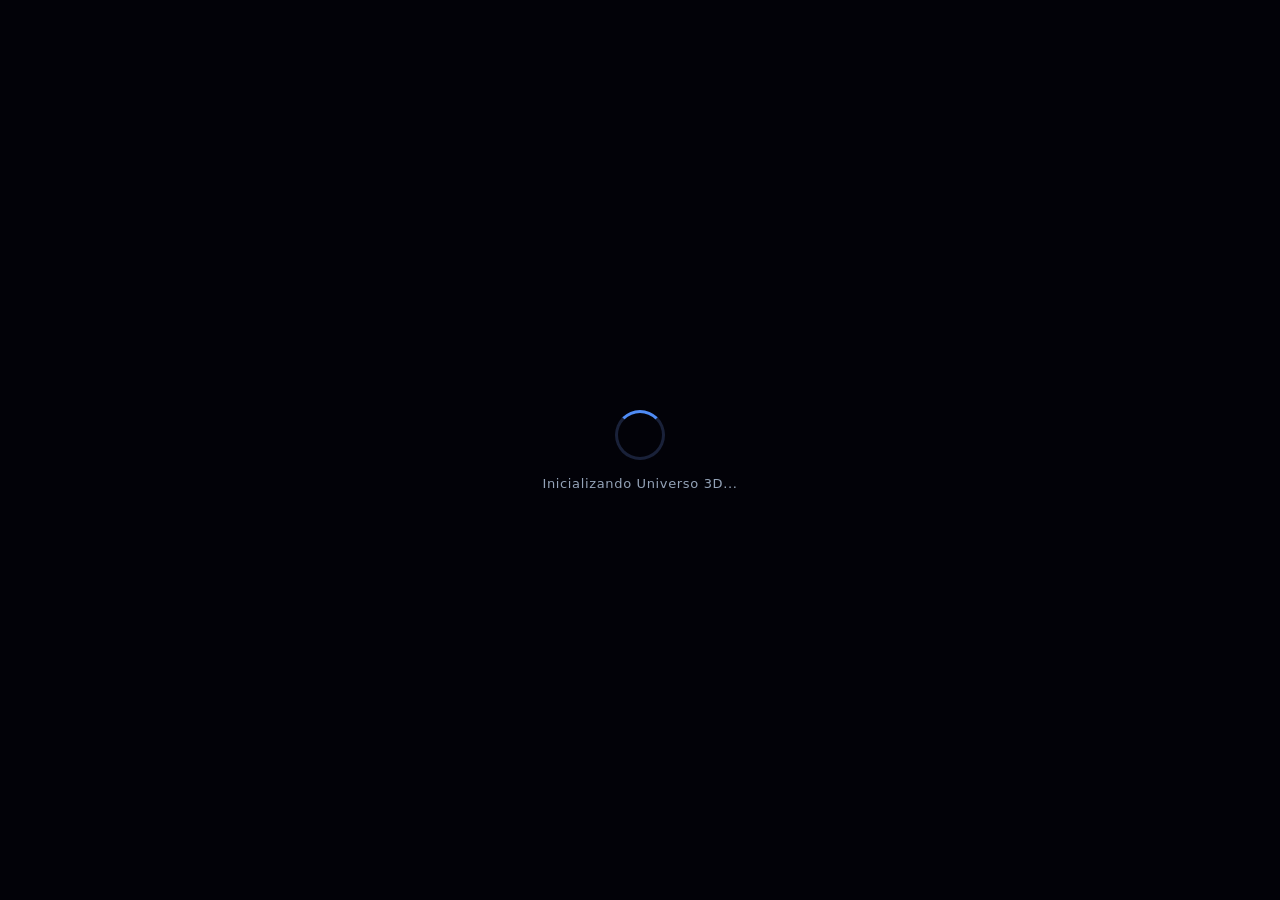
<file: Antigravity-Gemini-3.7-Flash-High/index.html>
<!DOCTYPE html>
<html lang="es">
<head>
  <meta charset="UTF-8" />
  <meta name="viewport" content="width=device-width, initial-scale=1.0" />
  <title>Simulador de Universo 3D — Antigravity Gemini 3.7 Flash High</title>
  <meta name="description" content="Simulación 3D interactiva del Sistema Solar con BabylonJS: órbitas Keplerianas elípticas con el Sol en el foco, cometa Halley con cola vectorial anti-solar, cinturón de asteroides instanciado, nebulosas profundas y panel de control glassmorphism." />
  <style>
    /* ═══════════════════════════════════════════════════════════════════
       RESET CSS Y SISTEMA DE DISEÑO GLASSMORPHISM PREMIUM
       ═══════════════════════════════════════════════════════════════════ */
    *, *::before, *::after {
      margin: 0;
      padding: 0;
      box-sizing: border-box;
    }
    :root {
      --bg-panel: rgba(10, 15, 30, 0.85);
      --border-panel: rgba(120, 160, 255, 0.35);
      --accent: #4f8cf6;
      --accent-hover: #70a4ff;
      --accent-glow: rgba(79, 140, 246, 0.4);
      --text-main: #f1f5f9;
      --text-muted: #94a3b8;
      --panel-blur: blur(16px);
      --font-family: system-ui, -apple-system, BlinkMacSystemFont, 'Segoe UI', Roboto, Helvetica, Arial, sans-serif;
    }

    body.theme-classic {
      --bg-panel: rgba(20, 25, 40, 0.9);
      --border-panel: rgba(200, 170, 110, 0.4);
      --accent: #d4af37;
      --accent-hover: #f3cf58;
      --accent-glow: rgba(212, 175, 55, 0.4);
      --text-main: #fcfbf7;
      --text-muted: #a8a29e;
    }

    body.theme-dark {
      --bg-panel: rgba(5, 7, 12, 0.92);
      --border-panel: rgba(255, 255, 255, 0.15);
      --accent: #a855f7;
      --accent-hover: #c084fc;
      --accent-glow: rgba(168, 85, 247, 0.4);
      --text-main: #faf5ff;
      --text-muted: #71717a;
    }

    html, body {
      width: 100%;
      height: 100%;
      overflow: hidden;
      background: #020208;
      font-family: var(--font-family);
      color: var(--text-main);
      user-select: none;
      -webkit-user-select: none;
    }

    /* Canvas principal de BabylonJS */
    #renderCanvas {
      width: 100vw;
      height: 100vh;
      display: block;
      touch-action: none;
      outline: none;
    }

    /* Scrollbar personalizada */
    ::-webkit-scrollbar {
      width: 5px;
    }
    ::-webkit-scrollbar-track {
      background: rgba(0, 0, 0, 0.2);
      border-radius: 4px;
    }
    ::-webkit-scrollbar-thumb {
      background: var(--border-panel);
      border-radius: 4px;
    }
    ::-webkit-scrollbar-thumb:hover {
      background: var(--accent);
    }

    /* Botón flotante para alternar panel cuando está colapsado */
    #togglePanelBtn {
      position: fixed;
      top: 16px;
      right: 16px;
      z-index: 90;
      background: var(--bg-panel);
      backdrop-filter: var(--panel-blur);
      -webkit-backdrop-filter: var(--panel-blur);
      border: 1px solid var(--border-panel);
      color: var(--text-main);
      width: 42px;
      height: 42px;
      border-radius: 12px;
      display: flex;
      align-items: center;
      justify-content: center;
      cursor: pointer;
      font-size: 20px;
      box-shadow: 0 6px 20px rgba(0, 0, 0, 0.6);
      transition: all 0.25s cubic-bezier(0.16, 1, 0.3, 1);
      opacity: 0;
      pointer-events: none;
      transform: scale(0.85);
    }
    #togglePanelBtn.visible {
      opacity: 1;
      pointer-events: auto;
      transform: scale(1);
    }
    #togglePanelBtn:hover {
      border-color: var(--accent);
      box-shadow: 0 0 14px var(--accent-glow);
      transform: scale(1.08);
    }

    /* Panel de Configuración Glassmorphism */
    #panel {
      position: fixed;
      top: 16px;
      right: 16px;
      width: 324px;
      max-height: calc(100vh - 32px);
      overflow-y: auto;
      background: var(--bg-panel);
      backdrop-filter: var(--panel-blur);
      -webkit-backdrop-filter: var(--panel-blur);
      border: 1px solid var(--border-panel);
      border-radius: 16px;
      padding: 18px 18px 20px;
      font-size: 13px;
      line-height: 1.45;
      z-index: 100;
      box-shadow: 0 16px 48px rgba(0, 0, 0, 0.75), inset 0 1px 0 rgba(255, 255, 255, 0.12);
      transition: transform 0.35s cubic-bezier(0.16, 1, 0.3, 1), opacity 0.3s ease;
    }
    #panel.collapsed {
      transform: translateX(calc(100% + 30px));
      opacity: 0;
      pointer-events: none;
    }

    .panel-header {
      display: flex;
      align-items: center;
      justify-content: space-between;
      margin-bottom: 14px;
      padding-bottom: 10px;
      border-bottom: 1px solid var(--border-panel);
    }
    .panel-header-left {
      display: flex;
      align-items: center;
      gap: 8px;
    }
    .panel-header h2 {
      font-size: 14px;
      font-weight: 700;
      letter-spacing: 0.06em;
      text-transform: uppercase;
      color: var(--accent);
    }
    .badge-agent {
      font-size: 9px;
      padding: 3px 7px;
      background: var(--accent-glow);
      border: 1px solid var(--accent);
      border-radius: 6px;
      color: #fff;
      font-weight: 600;
      letter-spacing: 0.04em;
    }
    .btn-close-panel {
      background: rgba(255, 255, 255, 0.08);
      border: 1px solid var(--border-panel);
      color: var(--text-muted);
      width: 26px;
      height: 26px;
      border-radius: 8px;
      display: flex;
      align-items: center;
      justify-content: center;
      cursor: pointer;
      font-size: 12px;
      transition: all 0.2s;
    }
    .btn-close-panel:hover {
      background: var(--accent-glow);
      color: #fff;
      border-color: var(--accent);
    }

    .section {
      margin-bottom: 14px;
      padding-bottom: 12px;
      border-bottom: 1px solid rgba(255, 255, 255, 0.07);
    }
    .section:last-child {
      margin-bottom: 0;
      padding-bottom: 0;
      border-bottom: none;
    }
    .section-title {
      font-size: 11px;
      font-weight: 700;
      letter-spacing: 0.08em;
      text-transform: uppercase;
      color: var(--text-muted);
      margin-bottom: 9px;
      display: flex;
      align-items: center;
      gap: 6px;
    }

    /* Filas de control */
    .control-row {
      display: flex;
      align-items: center;
      justify-content: space-between;
      margin-bottom: 8px;
      gap: 10px;
    }
    .control-row label {
      color: var(--text-main);
      font-size: 12px;
    }
    .control-val {
      font-size: 11px;
      font-family: monospace;
      color: var(--accent);
      min-width: 38px;
      text-align: right;
    }

    /* Sliders estilizados */
    input[type="range"] {
      -webkit-appearance: none;
      appearance: none;
      width: 130px;
      height: 5px;
      border-radius: 3px;
      background: rgba(255, 255, 255, 0.15);
      outline: none;
      transition: background 0.2s;
    }
    input[type="range"]::-webkit-slider-thumb {
      -webkit-appearance: none;
      appearance: none;
      width: 15px;
      height: 15px;
      border-radius: 50%;
      background: var(--accent);
      cursor: pointer;
      box-shadow: 0 0 8px var(--accent-glow);
      transition: transform 0.15s, background 0.2s;
    }
    input[type="range"]::-webkit-slider-thumb:hover {
      transform: scale(1.25);
    }

    /* Botón general */
    .btn {
      width: 100%;
      padding: 8px 12px;
      background: rgba(255, 255, 255, 0.08);
      border: 1px solid var(--border-panel);
      border-radius: 8px;
      color: var(--text-main);
      font-size: 12px;
      font-weight: 600;
      cursor: pointer;
      display: flex;
      align-items: center;
      justify-content: center;
      gap: 6px;
      transition: all 0.2s ease;
      margin-top: 4px;
    }
    .btn:hover {
      background: var(--accent-glow);
      border-color: var(--accent);
    }
    .btn.active {
      background: var(--accent);
      color: #fff;
      border-color: var(--accent-hover);
    }

    /* Checkboxes modernos */
    .checkbox-grid {
      display: grid;
      grid-template-columns: 1fr 1fr;
      gap: 8px;
      margin-bottom: 10px;
    }
    .checkbox-item {
      display: flex;
      align-items: center;
      gap: 7px;
      cursor: pointer;
      font-size: 11.5px;
      color: var(--text-main);
    }
    .checkbox-item input[type="checkbox"] {
      appearance: none;
      -webkit-appearance: none;
      width: 15px;
      height: 15px;
      border-radius: 4px;
      background: rgba(255, 255, 255, 0.12);
      border: 1px solid var(--border-panel);
      cursor: pointer;
      position: relative;
      outline: none;
      transition: all 0.2s;
      flex-shrink: 0;
    }
    .checkbox-item input[type="checkbox"]:checked {
      background: var(--accent);
      border-color: var(--accent);
    }
    .checkbox-item input[type="checkbox"]:checked::after {
      content: '✓';
      position: absolute;
      color: #fff;
      font-size: 11px;
      font-weight: 900;
      top: 50%;
      left: 50%;
      transform: translate(-50%, -50%);
    }

    /* Selects / Dropdowns */
    select {
      width: 100%;
      padding: 7px 10px;
      background: rgba(255, 255, 255, 0.08);
      border: 1px solid var(--border-panel);
      border-radius: 8px;
      color: var(--text-main);
      font-size: 12px;
      outline: none;
      cursor: pointer;
      margin-bottom: 8px;
      transition: border-color 0.2s;
    }
    select:hover, select:focus {
      border-color: var(--accent);
    }
    select option {
      background: #0d1322;
      color: #e2e8f0;
    }

    /* Panel de Información y HUD inferior */
    #info {
      position: fixed;
      bottom: 16px;
      left: 16px;
      z-index: 100;
      background: var(--bg-panel);
      backdrop-filter: var(--panel-blur);
      -webkit-backdrop-filter: var(--panel-blur);
      border: 1px solid var(--border-panel);
      border-radius: 12px;
      padding: 10px 14px;
      font-size: 11.5px;
      color: var(--text-muted);
      box-shadow: 0 6px 24px rgba(0, 0, 0, 0.5);
      display: flex;
      flex-direction: column;
      gap: 5px;
      pointer-events: none;
    }
    .hud-metrics {
      display: flex;
      align-items: center;
      gap: 12px;
      font-family: monospace;
      font-size: 12px;
      font-weight: 600;
    }
    .hud-fps {
      color: #4ade80;
    }
    .hud-fps.warn {
      color: #facc15;
    }
    .hud-fps.bad {
      color: #f87171;
    }
    .hud-controls {
      font-size: 11px;
      opacity: 0.85;
      display: flex;
      align-items: center;
      gap: 6px;
    }

    /* Pantalla de Carga */
    #loader {
      position: fixed;
      inset: 0;
      background: #020208;
      z-index: 1000;
      display: flex;
      flex-direction: column;
      align-items: center;
      justify-content: center;
      gap: 16px;
      transition: opacity 0.5s ease;
    }
    .spinner {
      width: 50px;
      height: 50px;
      border: 3px solid rgba(120, 160, 255, 0.2);
      border-top-color: #4f8cf6;
      border-radius: 50%;
      animation: spin 0.8s linear infinite;
    }
    @keyframes spin {
      to { transform: rotate(360deg); }
    }
    #loader p {
      font-size: 13px;
      color: #94a3b8;
      letter-spacing: 0.05em;
    }

    /* Adaptabilidad a dispositivos pequeños */
    @media (max-width: 600px) {
      #panel {
        width: calc(100vw - 32px);
        max-height: 80vh;
      }
      #info {
        font-size: 10px;
        padding: 8px 10px;
      }
      .hud-controls {
        display: none;
      }
    }
  </style>
</head>
<body>

  <!-- Pantalla de Carga Inicial -->
  <div id="loader">
    <div class="spinner"></div>
    <p>Inicializando Universo 3D...</p>
  </div>

  <!-- Canvas WebGL 3D -->
  <canvas id="renderCanvas"></canvas>

  <!-- Botón Toggle de Panel (Visible al colapsar) -->
  <button id="togglePanelBtn" title="Abrir panel de control">⚙️</button>

  <!-- Panel de Configuración Glassmorphism -->
  <div id="panel">
    <div class="panel-header">
      <div class="panel-header-left">
        <h2>🌌 Sistema Solar</h2>
        <span class="badge-agent">Gemini 3.7 Flash</span>
      </div>
      <button class="btn-close-panel" id="btnClosePanel" title="Ocultar panel">✕</button>
    </div>

    <!-- SECCIÓN 1: TIEMPO Y VELOCIDAD -->
    <div class="section">
      <div class="section-title">⏱️ Tiempo y Velocidad</div>
      <div class="control-row">
        <label for="globalSpeed">Velocidad global:</label>
        <input type="range" id="globalSpeed" min="0" max="10" step="0.1" value="1.0" />
        <span class="control-val" id="valGlobalSpeed">1.0x</span>
      </div>
      <div class="control-row">
        <label for="orbitSpeedMult">Velocidad orbital:</label>
        <input type="range" id="orbitSpeedMult" min="0.1" max="3.0" step="0.1" value="1.0" />
        <span class="control-val" id="valOrbitSpeed">1.0x</span>
      </div>
      <button class="btn" id="btnPause">⏸️ Pausar Simulación</button>
    </div>

    <!-- SECCIÓN 2: VISUALIZACIÓN -->
    <div class="section">
      <div class="section-title">👁️ Visualización y Elementos</div>
      <div class="checkbox-grid">
        <label class="checkbox-item"><input type="checkbox" id="chkOrbits" checked /> Órbitas</label>
        <label class="checkbox-item"><input type="checkbox" id="chkLabels" checked /> Nombres</label>
        <label class="checkbox-item"><input type="checkbox" id="chkHalley" checked /> Cometa Halley</label>
        <label class="checkbox-item"><input type="checkbox" id="chkTail" checked /> Cola Cometa</label>
        <label class="checkbox-item"><input type="checkbox" id="chkAsteroids" checked /> Asteroides</label>
        <label class="checkbox-item"><input type="checkbox" id="chkNebulas" checked /> Nebulosas</label>
      </div>
      <div class="control-row" style="flex-direction: column; align-items: stretch; gap: 4px;">
        <label for="cameraViewSelect" style="margin-bottom: 2px;">Vista de Cámara:</label>
        <select id="cameraViewSelect">
          <option value="system" selected>🛰️ Sistema Solar (General)</option>
          <option value="sun">☀️ Sol Cercano</option>
          <option value="earth">🌍 Planeta Tierra</option>
          <option value="saturn">🪐 Saturno con Anillos</option>
          <option value="panoramic">🌌 Vista Panorámica Lejana</option>
          <option value="halley">☄️ Seguir Cometa Halley</option>
        </select>
      </div>
      <div class="control-row">
        <label for="planetScale">Escala de planetas:</label>
        <input type="range" id="planetScale" min="0.5" max="3.0" step="0.1" value="1.0" />
        <span class="control-val" id="valPlanetScale">1.0x</span>
      </div>
    </div>

    <!-- SECCIÓN 3: ESTÉTICA Y POST-PROCESADO -->
    <div class="section">
      <div class="section-title">✨ Estética y Render</div>
      <div class="control-row" style="flex-direction: column; align-items: stretch; gap: 4px;">
        <label for="themeSelect" style="margin-bottom: 2px;">Tema de Interfaz:</label>
        <select id="themeSelect">
          <option value="futuristic" selected>🚀 Futurista Neón</option>
          <option value="classic">🏛️ Clásico Dorado</option>
          <option value="dark">🌑 Oscuro Profundo</option>
        </select>
      </div>
      <div class="checkbox-item" style="margin-bottom: 9px;">
        <input type="checkbox" id="chkBloom" checked /> Resplandor Post-Proceso (Bloom/Glow)
      </div>
      <div class="control-row" style="flex-direction: column; align-items: stretch; gap: 4px;">
        <label for="sunColorSelect" style="margin-bottom: 2px;">Tipo / Color del Sol:</label>
        <select id="sunColorSelect">
          <option value="yellow" selected>☀️ Amarillo Estándar (G2V)</option>
          <option value="orange">🟠 Gigante Naranja (K)</option>
          <option value="white">⚪ Enana Blanca (A)</option>
          <option value="red">🔴 Supergigante Roja (M)</option>
        </select>
      </div>
    </div>
  </div>

  <!-- Panel de Información Inferior Izquierdo -->
  <div id="info">
    <div class="hud-metrics">
      <span>FPS: <strong id="fpsCounter" class="hud-fps">60</strong></span>
      <span>Objetos: <strong id="meshCounter" style="color: #60a5fa;">0</strong></span>
    </div>
    <div class="hud-controls">
      <span>🖱️ Drag Izq: Rotar</span> | 
      <span>🔄 Rueda: Zoom</span> | 
      <span>👆 Drag Der: Pan</span>
    </div>
  </div>

  <!-- Motor Oficial CDN BabylonJS -->
  <script src="https://cdn.babylonjs.com/babylon.js"></script>

  <!-- LÓGICA DE SIMULACIÓN Y RENDERIZADO 3D -->
  <script>
    /**
     * UNIVERSO 3D EN BABYLONJS — ANTIGRAVITY GEMINI 3.7 FLASH HIGH
     * Implementación completa según Prompt-Maestro_v2.txt
     */

    // ═══════════════════════════════════════════════════════════════════
    // 1. CONSTANTES Y CONFIGURACIÓN DEL SISTEMA SOLAR
    // ═══════════════════════════════════════════════════════════════════

    /**
     * Datos astronómicos calibrados para visualización y física orbital:
     * - semiMajor (a): Semieje mayor orbital
     * - eccentricity (e): Excentricidad elíptica de Kepler
     * - radius (r): Radio relativo del cuerpo
     * - color: Color base difuso / emisivo
     * - orbitSpeed: Velocidad angular media (Kepleriana n ~ k / a^1.5)
     * - orbitTilt: Inclinación del plano orbital respecto a la eclíptica (rad)
     * - axialTilt: Inclinación axial de rotación propia (rad)
     * - rotationSpeed: Velocidad de rotación sobre su propio eje
     * - hasAtmosphere / atmosphereColor: Capa atmosférica difusa
     * - hasRings / ringInner / ringOuter: Sistema de anillos
     */
    const PLANETS = [
      {
        name: "Mercurio",
        semiMajor: 28,
        eccentricity: 0.205,
        radius: 0.9,
        color: new BABYLON.Color3(0.72, 0.70, 0.68),
        orbitSpeed: 2.2,
        orbitTilt: 0.05,
        axialTilt: 0.01,
        rotationSpeed: 0.3,
        surfaceType: "rocky_cratered",
        hasAtmosphere: false
      },
      {
        name: "Venus",
        semiMajor: 40,
        eccentricity: 0.007,
        radius: 1.8,
        color: new BABYLON.Color3(0.92, 0.72, 0.38),
        orbitSpeed: 1.6,
        orbitTilt: 0.04,
        axialTilt: 3.09, // Rotación retrógrada (177.3°)
        rotationSpeed: -0.2,
        surfaceType: "dense_clouds",
        hasAtmosphere: true,
        atmosphereColor: new BABYLON.Color3(0.95, 0.8, 0.45),
        atmosphereScale: 1.08
      },
      {
        name: "Tierra",
        semiMajor: 56,
        eccentricity: 0.017,
        radius: 2.0,
        color: new BABYLON.Color3(0.18, 0.45, 0.85),
        orbitSpeed: 1.25,
        orbitTilt: 0.02,
        axialTilt: 0.41, // 23.44°
        rotationSpeed: 1.0,
        surfaceType: "earth_continents",
        hasAtmosphere: true,
        atmosphereColor: new BABYLON.Color3(0.35, 0.65, 1.0),
        atmosphereScale: 1.10
      },
      {
        name: "Marte",
        semiMajor: 72,
        eccentricity: 0.093,
        radius: 1.3,
        color: new BABYLON.Color3(0.88, 0.36, 0.18),
        orbitSpeed: 0.95,
        orbitTilt: 0.03,
        axialTilt: 0.44, // 25.19°
        rotationSpeed: 0.98,
        surfaceType: "mars_rusty",
        hasAtmosphere: true,
        atmosphereColor: new BABYLON.Color3(0.9, 0.5, 0.3),
        atmosphereScale: 1.06
      },
      {
        name: "Júpiter",
        semiMajor: 120,
        eccentricity: 0.048,
        radius: 5.6,
        color: new BABYLON.Color3(0.85, 0.65, 0.45),
        orbitSpeed: 0.55,
        orbitTilt: 0.02,
        axialTilt: 0.05, // 3.13°
        rotationSpeed: 2.4, // Rotación rápida
        surfaceType: "gas_bands_jupiter",
        hasAtmosphere: false
      },
      {
        name: "Saturno",
        semiMajor: 165,
        eccentricity: 0.056,
        radius: 4.8,
        color: new BABYLON.Color3(0.88, 0.78, 0.55),
        orbitSpeed: 0.40,
        orbitTilt: 0.04,
        axialTilt: 0.47, // 26.73°
        rotationSpeed: 2.1,
        surfaceType: "gas_bands_saturn",
        hasRings: true,
        ringInner: 6.2,
        ringOuter: 12.5,
        ringColor1: new BABYLON.Color3(0.85, 0.76, 0.58),
        ringColor2: new BABYLON.Color3(0.45, 0.38, 0.28)
      },
      {
        name: "Urano",
        semiMajor: 210,
        eccentricity: 0.046,
        radius: 3.4,
        color: new BABYLON.Color3(0.55, 0.85, 0.88),
        orbitSpeed: 0.28,
        orbitTilt: 0.01,
        axialTilt: 1.71, // Inclinado 97.77° (~90°)
        rotationSpeed: -1.3,
        surfaceType: "ice_smooth",
        hasRings: true,
        ringInner: 4.2,
        ringOuter: 6.8,
        ringColor1: new BABYLON.Color3(0.65, 0.88, 0.92),
        ringColor2: new BABYLON.Color3(0.3, 0.5, 0.55)
      },
      {
        name: "Neptuno",
        semiMajor: 255,
        eccentricity: 0.009,
        radius: 3.2,
        color: new BABYLON.Color3(0.22, 0.38, 0.95),
        orbitSpeed: 0.22,
        orbitTilt: 0.03,
        axialTilt: 0.49, // 28.32°
        rotationSpeed: 1.4,
        surfaceType: "neptune_deep_blue",
        hasAtmosphere: false
      },
      {
        name: "Plutón",
        semiMajor: 295,
        eccentricity: 0.248, // Alta excentricidad
        radius: 0.7,
        color: new BABYLON.Color3(0.72, 0.62, 0.54),
        orbitSpeed: 0.17,
        orbitTilt: 0.29, // Inclinación elevada (17.16°)
        axialTilt: 2.14, // 122.5°
        rotationSpeed: 0.2,
        surfaceType: "pluto_frost",
        hasAtmosphere: false
      }
    ];

    // Constantes del Cometa Halley
    const HALLEY_DATA = {
      name: "Cometa Halley",
      semiMajor: 150,
      eccentricity: 0.85, // Órbita altamente excéntrica
      radius: 0.85,
      orbitTilt: 0.31, // 18° de inclinación
      period: 18.0,    // Segundos para vuelta completa
      color: new BABYLON.Color3(0.85, 0.95, 1.0)
    };

    // Estado global reactivo de la simulación
    const STATE = {
      globalSpeed: 1.0,
      orbitSpeedMult: 1.0,
      isPaused: false,
      showOrbits: true,
      showLabels: true,
      showHalley: true,
      showTail: true,
      showAsteroids: true,
      showNebulas: true,
      planetScale: 1.0,
      cameraTarget: "system",
      bloomActive: true,
      sunColorType: "yellow",
      simTime: 0.0
    };

    // ═══════════════════════════════════════════════════════════════════
    // 2. MOTOR, ESCENA Y CÁMARA PRINCIPAL
    // ═══════════════════════════════════════════════════════════════════

    const canvas = document.getElementById("renderCanvas");
    let engine, scene, camera, sunLight, ambientLight, pipeline, glowLayer;

    try {
      engine = new BABYLON.Engine(canvas, true, {
        preserveDrawingBuffer: false,
        stencil: true,
        powerPreference: "high-performance"
      });
    } catch (e) {
      console.error("Error al inicializar BabylonJS Engine:", e);
    }

    scene = new BABYLON.Scene(engine);
    scene.clearColor = new BABYLON.Color4(0.01, 0.01, 0.03, 1.0);

    // Cámara orbital ArcRotateCamera
    camera = new BABYLON.ArcRotateCamera(
      "MainCamera",
      -Math.PI / 2.2,
      Math.PI / 3.0,
      220,
      BABYLON.Vector3.Zero(),
      scene
    );
    camera.attachControl(canvas, true);
    camera.wheelPrecision = 20;
    camera.pinchPrecision = 20;
    camera.lowerRadiusLimit = 25;
    camera.upperRadiusLimit = 2200;
    camera.angularSensibilityX = 1500;
    camera.angularSensibilityY = 1500;
    camera.panningSensibility = 1000;

    // Auto-rotación suave por comportamiento nativo de BabylonJS
    camera.useAutoRotationBehavior = true;
    if (camera.autoRotationBehavior) {
      camera.autoRotationBehavior.idleRotationSpeed = 0.03;
      camera.autoRotationBehavior.idleRotationWaitTime = 2000;
      camera.autoRotationBehavior.idleRotationSpinupTime = 2000;
    }

    // ═══════════════════════════════════════════════════════════════════
    // 3. ILUMINACIÓN SOLAR Y AMBIENTAL
    // ═══════════════════════════════════════════════════════════════════

    // Luz ambiental tenue para conservar visibilidad en la cara oculta
    ambientLight = new BABYLON.HemisphericLight(
      "AmbientLight",
      new BABYLON.Vector3(0, 1, 0),
      scene
    );
    ambientLight.intensity = 0.15;
    ambientLight.groundColor = new BABYLON.Color3(0.05, 0.05, 0.08);

    // Luz solar puntual radiando desde el centro (0, 0, 0)
    sunLight = new BABYLON.PointLight(
      "SunPointLight",
      BABYLON.Vector3.Zero(),
      scene
    );
    sunLight.intensity = 2.2;
    sunLight.diffuse = new BABYLON.Color3(1.0, 0.95, 0.85);
    sunLight.specular = new BABYLON.Color3(1.0, 0.98, 0.9);

    // ═══════════════════════════════════════════════════════════════════
    // 4. FUNCIONES AUXILIARES Y TEXTURIZADO PROCEDURAL DINÁMICO
    // ═══════════════════════════════════════════════════════════════════

    /**
     * Calcula la posición Kepleriana exacta sobre la elipse con el Sol en el foco.
     * @param {number} a - Semieje mayor
     * @param {number} e - Excentricidad orbital
     * @param {number} tilt - Inclinación respecto a la eclíptica (rad)
     * @param {number} angle - Anomalía media / excéntrica
     * @param {BABYLON.Vector3} [resultVector] - Vector donde escribir el resultado
     * @returns {BABYLON.Vector3} Coordenadas 3D en el espacio mundo
     */
    function calculateKeplerPosition(a, e, tilt, angle, resultVector) {
      const b = a * Math.sqrt(Math.max(0, 1 - e * e));
      const c = a * e; // Distancia del foco al centro

      // Sol en el foco (0, 0, 0)
      const x = a * Math.cos(angle) - c;
      const zRaw = b * Math.sin(angle);

      // Inclinación sobre plano XZ rotando en Y/Z
      const y = zRaw * Math.sin(tilt);
      const z = zRaw * Math.cos(tilt);

      if (resultVector) {
        resultVector.set(x, y, z);
        return resultVector;
      }
      return new BABYLON.Vector3(x, y, z);
    }

    /**
     * Genera una textura de flare / partícula circular con gradiente alfa suave.
     */
    function createFlareTexture(name, hexColor) {
      const tex = new BABYLON.DynamicTexture(name, 128, scene, false);
      const ctx = tex.getContext();
      ctx.clearRect(0, 0, 128, 128);

      const radGrad = ctx.createRadialGradient(64, 64, 0, 64, 64, 64);
      radGrad.addColorStop(0.0, hexColor);
      radGrad.addColorStop(0.2, hexColor);
      radGrad.addColorStop(0.5, "rgba(255, 255, 255, 0.4)");
      radGrad.addColorStop(1.0, "rgba(0, 0, 0, 0)");

      ctx.fillStyle = radGrad;
      ctx.fillRect(0, 0, 128, 128);
      tex.hasAlpha = true;
      tex.update();
      return tex;
    }

    /**
     * Genera texturas ricas de superficies planetarias en memoria con DynamicTexture.
     */
    function createPlanetTexture(planetData) {
      const tex = new BABYLON.DynamicTexture(`tex_${planetData.name}`, 512, scene, true);
      const ctx = tex.getContext();
      const w = 512, h = 256;

      ctx.fillStyle = planetData.color.toHexString();
      ctx.fillRect(0, 0, w, h);

      if (planetData.surfaceType === "gas_bands_jupiter") {
        // Bandas atmosféricas de Júpiter con turbulencia y Gran Mancha Roja
        for (let y = 0; y < h; y++) {
          const s = Math.sin(y * 0.12) * 0.5 + Math.cos(y * 0.05) * 0.3;
          const bandColor = (y % 20 < 10) ? "rgba(180, 120, 80, 0.6)" : "rgba(230, 200, 160, 0.5)";
          ctx.fillStyle = bandColor;
          ctx.fillRect(0, y, w, 1);
        }
        // Gran Mancha Roja
        ctx.fillStyle = "rgba(180, 50, 30, 0.85)";
        ctx.beginPath();
        ctx.ellipse(320, 160, 35, 20, 0, 0, Math.PI * 2);
        ctx.fill();
      } else if (planetData.surfaceType === "gas_bands_saturn") {
        // Bandas sutiles doradas de Saturno
        for (let y = 0; y < h; y++) {
          const shade = Math.sin(y * 0.08) * 20;
          ctx.fillStyle = `rgba(${220 + shade}, ${200 + shade}, ${150 + shade}, 0.5)`;
          ctx.fillRect(0, y, w, 1);
        }
      } else if (planetData.surfaceType === "earth_continents") {
        // Océanos azules y continentes verdes/marrones
        ctx.fillStyle = "#163a75";
        ctx.fillRect(0, 0, w, h);

        ctx.fillStyle = "#2d6a36";
        for (let i = 0; i < 24; i++) {
          ctx.beginPath();
          const cx = (i * 45 + 20) % w;
          const cy = 60 + (i % 5) * 30;
          ctx.arc(cx, cy, 25 + (i % 4) * 10, 0, Math.PI * 2);
          ctx.fill();
        }
        // Nubes blancas semi-transparentes
        ctx.fillStyle = "rgba(255, 255, 255, 0.4)";
        for (let i = 0; i < 15; i++) {
          ctx.beginPath();
          ctx.arc((i * 70) % w, 40 + (i % 6) * 32, 35, 0, Math.PI * 2);
          ctx.fill();
        }
      } else if (planetData.surfaceType === "mars_rusty") {
        // Marte: superficie rojiza y casquetes polares blancos
        ctx.fillStyle = "rgba(120, 40, 20, 0.6)";
        for (let i = 0; i < 30; i++) {
          ctx.fillRect((i * 35) % w, (i * 20) % h, 40, 15);
        }
        // Casquete polar norte y sur
        ctx.fillStyle = "#f1f5f9";
        ctx.fillRect(0, 0, w, 14);
        ctx.fillRect(0, h - 14, w, 14);
      } else if (planetData.surfaceType === "rocky_cratered") {
        // Cráteres para Mercurio
        ctx.fillStyle = "rgba(60, 60, 60, 0.4)";
        for (let i = 0; i < 50; i++) {
          ctx.beginPath();
          ctx.arc((i * 47) % w, (i * 31) % h, 4 + (i % 6), 0, Math.PI * 2);
          ctx.fill();
        }
      }

      tex.update();
      return tex;
    }

    /**
     * Genera una etiqueta flotante con DynamicTexture para nombres de planetas.
     */
    function createLabelTexture(name) {
      const tex = new BABYLON.DynamicTexture(`label_${name}`, { width: 256, height: 64 }, scene, true);
      tex.hasAlpha = true;
      const ctx = tex.getContext();
      ctx.clearRect(0, 0, 256, 64);

      // Fondo píldora semitransparente con borde azul brillante
      ctx.fillStyle = "rgba(10, 18, 38, 0.85)";
      ctx.strokeStyle = "rgba(90, 160, 255, 0.85)";
      ctx.lineWidth = 3;
      ctx.beginPath();
      ctx.roundRect(8, 6, 240, 52, 14);
      ctx.fill();
      ctx.stroke();

      // Texto centrado nítido
      ctx.fillStyle = "#ffffff";
      ctx.font = "bold 26px system-ui, -apple-system, sans-serif";
      ctx.textAlign = "center";
      ctx.textBaseline = "middle";
      ctx.fillText(name, 128, 32);

      tex.update();
      return tex;
    }

    // ═══════════════════════════════════════════════════════════════════
    // 5. ESTRELLAS DE FONDO Y NEBULOSAS DISTANTES
    // ═══════════════════════════════════════════════════════════════════

    let starParticleSystem = null;
    const nebulaPlanes = [];

    /**
     * Crea 4000+ estrellas estáticas en una caja cósmica profunda de 3200x3200x3200.
     */
    function createStars() {
      starParticleSystem = new BABYLON.ParticleSystem("CosmicStars", 4200, scene);
      starParticleSystem.particleTexture = createFlareTexture("tex_star", "#ffffff");

      // Emisor de volumen cúbico profundo
      starParticleSystem.emitter = new BABYLON.Vector3(0, 0, 0);
      starParticleSystem.minEmitBox = new BABYLON.Vector3(-1800, -1800, -1800);
      starParticleSystem.maxEmitBox = new BABYLON.Vector3(1800, 1800, 1800);

      // Variación cromática estelar (blanco, azulado, cálido)
      starParticleSystem.color1 = new BABYLON.Color4(1.0, 1.0, 1.0, 1.0);
      starParticleSystem.color2 = new BABYLON.Color4(0.75, 0.88, 1.0, 0.9);
      starParticleSystem.colorDead = new BABYLON.Color4(1.0, 0.95, 0.75, 0.8);

      // Tamaño de partículas y longevidad infinita
      starParticleSystem.minSize = 0.6;
      starParticleSystem.maxSize = 2.2;
      starParticleSystem.minLifeTime = 999999;
      starParticleSystem.maxLifeTime = 999999;
      starParticleSystem.emitRate = 4200;
      starParticleSystem.blendMode = BABYLON.ParticleSystem.BLENDMODE_ONEONE;
      starParticleSystem.gravity = new BABYLON.Vector3(0, 0, 0);
      starParticleSystem.minEmitPower = 0;
      starParticleSystem.maxEmitPower = 0;

      // Pre-calentamiento para que aparezcan al instante sin transición
      starParticleSystem.preWarmCycles = 100;
      starParticleSystem.preWarmStepOffset = 10;
      starParticleSystem.start();
    }

    /**
     * Crea planos distantes de nebulosa con DynamicTexture y mezcla alfa suave.
     * Ubicados a radio 2200+ para servir como majestuoso fondo cósmico profundo.
     */
    function createNebulas() {
      const nebulaConfigs = [
        { pos: new BABYLON.Vector3(2200, 1100, -2500), c1: "rgba(139, 92, 246, 0.45)", c2: "rgba(236, 72, 153, 0.2)", size: 1600 },
        { pos: new BABYLON.Vector3(-2500, -800, 2000), c1: "rgba(6, 182, 212, 0.45)", c2: "rgba(59, 130, 246, 0.2)", size: 1750 },
        { pos: new BABYLON.Vector3(1200, -2000, 2400), c1: "rgba(244, 63, 94, 0.4)", c2: "rgba(124, 58, 237, 0.18)", size: 1650 },
        { pos: new BABYLON.Vector3(-2200, 1800, -2000), c1: "rgba(16, 185, 129, 0.4)", c2: "rgba(14, 165, 233, 0.18)", size: 1500 },
        { pos: new BABYLON.Vector3(2600, -700, 1600), c1: "rgba(245, 158, 11, 0.4)", c2: "rgba(239, 68, 68, 0.18)", size: 1800 }
      ];

      nebulaConfigs.forEach((cfg, idx) => {
        const plane = BABYLON.MeshBuilder.CreatePlane(`nebula_${idx}`, { size: cfg.size }, scene);
        plane.position.copyFrom(cfg.pos);
        plane.billboardMode = BABYLON.TransformNode.BILLBOARDMODE_ALL;

        const tex = new BABYLON.DynamicTexture(`nebTex_${idx}`, 256, scene, false);
        const ctx = tex.getContext();
        ctx.clearRect(0, 0, 256, 256);

        const grad = ctx.createRadialGradient(128, 128, 0, 128, 128, 128);
        grad.addColorStop(0.0, cfg.c1);
        grad.addColorStop(0.45, cfg.c2);
        grad.addColorStop(0.75, "rgba(10, 5, 25, 0.08)");
        grad.addColorStop(1.0, "rgba(0, 0, 0, 0)");

        ctx.fillStyle = grad;
        ctx.fillRect(0, 0, 256, 256);
        tex.hasAlpha = true;
        tex.update();

        const mat = new BABYLON.StandardMaterial(`nebMat_${idx}`, scene);
        mat.emissiveTexture = tex;
        mat.opacityTexture = tex;
        mat.disableLighting = true;
        mat.backFaceCulling = false;
        mat.alphaMode = BABYLON.Engine.ALPHA_ADD;
        plane.material = mat;

        nebulaPlanes.push(plane);
      });
    }

    // ═══════════════════════════════════════════════════════════════════
    // 6. SOL CENTRAL Y CORONA SOLAR
    // ═══════════════════════════════════════════════════════════════════

    let sunMesh, sunMaterial, sunCoronaSystem, sunParticleSet;

    /**
     * Construye el Sol central emisivo y su corona de partículas.
     */
    function createSun() {
      // Esfera solar central
      sunMesh = BABYLON.MeshBuilder.CreateSphere("SunCore", { diameter: 14.0, segments: 32 }, scene);
      sunMesh.position.set(0, 0, 0);

      // Textura granular dinámica para la fotosfera solar
      const sunTex = new BABYLON.DynamicTexture("sunSurfaceTex", 512, scene, true);
      const sCtx = sunTex.getContext();
      const sGrad = sCtx.createRadialGradient(256, 256, 10, 256, 256, 256);
      sGrad.addColorStop(0.0, "#ffffff");
      sGrad.addColorStop(0.3, "#ffdd44");
      sGrad.addColorStop(0.7, "#ff7700");
      sGrad.addColorStop(1.0, "#cc3300");
      sCtx.fillStyle = sGrad;
      sCtx.fillRect(0, 0, 512, 512);

      // Plasma solar granular
      sCtx.fillStyle = "rgba(255, 200, 50, 0.25)";
      for (let i = 0; i < 150; i++) {
        sCtx.beginPath();
        sCtx.arc((i * 37) % 512, (i * 29) % 512, 8 + (i % 12), 0, Math.PI * 2);
        sCtx.fill();
      }
      sunTex.update();

      sunMaterial = new BABYLON.StandardMaterial("SunMaterial", scene);
      sunMaterial.emissiveTexture = sunTex;
      sunMaterial.emissiveColor = new BABYLON.Color3(1.0, 0.75, 0.2);
      sunMaterial.diffuseColor = new BABYLON.Color3(0, 0, 0);
      sunMaterial.specularColor = new BABYLON.Color3(0, 0, 0);
      sunMesh.material = sunMaterial;

      // Corona de partículas: Usar ParticleHelper oficial con fallback seguro
      try {
        if (BABYLON.ParticleHelper && typeof BABYLON.ParticleHelper.CreateAsync === "function") {
          BABYLON.ParticleHelper.CreateAsync("sun", scene).then((set) => {
            sunParticleSet = set;
            sunParticleSet.systems.forEach(ps => {
              ps.emitter = sunMesh;
              ps.minEmitBox = new BABYLON.Vector3(-1.5, -1.5, -1.5);
              ps.maxEmitBox = new BABYLON.Vector3(1.5, 1.5, 1.5);
            });
          }).catch(() => {
            createManualSunCorona();
          });
        } else {
          createManualSunCorona();
        }
      } catch (e) {
        createManualSunCorona();
      }
    }

    /**
     * Fallback y generador procedural para la corona solar en memoria.
     */
    function createManualSunCorona() {
      if (sunCoronaSystem) return;
      sunCoronaSystem = new BABYLON.ParticleSystem("ManualSunCorona", 1200, scene);
      sunCoronaSystem.particleTexture = createFlareTexture("tex_corona", "#ffaa22");
      sunCoronaSystem.emitter = sunMesh;

      const emitter = sunCoronaSystem.createSphereEmitter(7.2);
      emitter.radiusRange = 0.2;

      sunCoronaSystem.color1 = new BABYLON.Color4(1.0, 0.9, 0.3, 0.8);
      sunCoronaSystem.color2 = new BABYLON.Color4(1.0, 0.4, 0.05, 0.6);
      sunCoronaSystem.colorDead = new BABYLON.Color4(0.8, 0.1, 0.0, 0.0);

      sunCoronaSystem.minSize = 2.0;
      sunCoronaSystem.maxSize = 4.5;
      sunCoronaSystem.minLifeTime = 0.8;
      sunCoronaSystem.maxLifeTime = 1.6;
      sunCoronaSystem.emitRate = 450;
      sunCoronaSystem.blendMode = BABYLON.ParticleSystem.BLENDMODE_ONEONE;
      sunCoronaSystem.minEmitPower = 0.5;
      sunCoronaSystem.maxEmitPower = 1.8;
      sunCoronaSystem.updateSpeed = 0.015;
      sunCoronaSystem.start();
    }

    // ═══════════════════════════════════════════════════════════════════
    // 7. PLANETAS, ÓRBITAS, ATMÓSFERAS Y ANILLOS
    // ═══════════════════════════════════════════════════════════════════

    const planetEntities = [];
    const orbitLines = [];
    const labelMeshes = [];

    /**
     * Construye las órbitas elípticas Keplerianas visibles con MeshBuilder.CreateLines.
     */
    function createOrbits() {
      PLANETS.forEach((planetData) => {
        const points = [];
        const segments = 120;
        for (let i = 0; i <= segments; i++) {
          const angle = (i / segments) * Math.PI * 2;
          points.push(calculateKeplerPosition(planetData.semiMajor, planetData.eccentricity, planetData.orbitTilt, angle));
        }

        const orbit = BABYLON.MeshBuilder.CreateLines(`orbit_${planetData.name}`, { points: points }, scene);
        orbit.color = new BABYLON.Color3(0.28, 0.42, 0.65);
        orbit.alpha = 0.45;
        orbitLines.push(orbit);
      });

      // Órbita de Halley
      const halleyPoints = [];
      const hSegs = 180;
      for (let i = 0; i <= hSegs; i++) {
        const angle = (i / hSegs) * Math.PI * 2;
        halleyPoints.push(calculateKeplerPosition(HALLEY_DATA.semiMajor, HALLEY_DATA.eccentricity, HALLEY_DATA.orbitTilt, angle));
      }
      const halleyOrbit = BABYLON.MeshBuilder.CreateLines("orbit_Halley", { points: halleyPoints }, scene);
      halleyOrbit.color = new BABYLON.Color3(0.4, 0.7, 0.95);
      halleyOrbit.alpha = 0.6;
      orbitLines.push(halleyOrbit);
    }

    /**
     * Construye los planetas, sus atmósferas y anillos concéntricos.
     */
    function createPlanets() {
      PLANETS.forEach((data) => {
        // Esfera del planeta
        const mesh = BABYLON.MeshBuilder.CreateSphere(`planet_${data.name}`, {
          diameter: data.radius * 2,
          segments: 32
        }, scene);

        const mat = new BABYLON.StandardMaterial(`mat_${data.name}`, scene);
        mat.diffuseTexture = createPlanetTexture(data);
        mat.specularColor = new BABYLON.Color3(0.15, 0.15, 0.15);
        mat.specularPower = 32;
        mesh.material = mat;

        // Inclinación axial de rotación propia
        mesh.rotation.z = data.axialTilt;

        // Atmósfera (esfera concéntrica semitransparente)
        let atmosMesh = null;
        if (data.hasAtmosphere) {
          atmosMesh = BABYLON.MeshBuilder.CreateSphere(`atmos_${data.name}`, {
            diameter: data.radius * 2 * (data.atmosphereScale || 1.1),
            segments: 24
          }, scene);
          atmosMesh.parent = mesh;

          const atmosMat = new BABYLON.StandardMaterial(`atmosMat_${data.name}`, scene);
          atmosMat.emissiveColor = data.atmosphereColor;
          atmosMat.diffuseColor = data.atmosphereColor;
          atmosMat.alpha = 0.28;
          atmosMat.backFaceCulling = false;
          atmosMesh.material = atmosMat;
        }

        // Anillos (Saturno / Urano)
        let ringMesh = null;
        if (data.hasRings) {
          ringMesh = BABYLON.MeshBuilder.CreateDisc(`rings_${data.name}`, {
            radius: data.ringOuter,
            tessellation: 64,
            sideOrientation: BABYLON.Mesh.DOUBLESIDE
          }, scene);
          ringMesh.parent = mesh;
          ringMesh.rotation.x = Math.PI / 2;

          const ringTex = new BABYLON.DynamicTexture(`ringTex_${data.name}`, 256, scene, true);
          const rCtx = ringTex.getContext();
          rCtx.clearRect(0, 0, 256, 256);

          const rGrad = rCtx.createRadialGradient(128, 128, (data.ringInner / data.ringOuter) * 128, 128, 128, 128);
          rGrad.addColorStop(0.0, "rgba(0, 0, 0, 0)");
          rGrad.addColorStop(0.05, data.ringColor1.toHexString());
          rGrad.addColorStop(0.5, data.ringColor2.toHexString());
          rGrad.addColorStop(0.58, "rgba(0, 0, 0, 0)"); // División de Cassini
          rGrad.addColorStop(0.65, data.ringColor1.toHexString());
          rGrad.addColorStop(0.95, data.ringColor2.toHexString());
          rGrad.addColorStop(1.0, "rgba(0, 0, 0, 0)");

          rCtx.fillStyle = rGrad;
          rCtx.fillRect(0, 0, 256, 256);
          ringTex.hasAlpha = true;
          ringTex.update();

          const ringMat = new BABYLON.StandardMaterial(`ringMat_${data.name}`, scene);
          ringMat.diffuseTexture = ringTex;
          ringMat.opacityTexture = ringTex;
          ringMat.backFaceCulling = false;
          ringMat.specularColor = new BABYLON.Color3(0.1, 0.1, 0.1);
          ringMesh.material = ringMat;
        }

        // Etiqueta flotante Billboard
        const labelPlane = BABYLON.MeshBuilder.CreatePlane(`label_${data.name}`, { width: 13, height: 3.25 }, scene);
        labelPlane.billboardMode = BABYLON.TransformNode.BILLBOARDMODE_ALL;
        const labelMat = new BABYLON.StandardMaterial(`labelMat_${data.name}`, scene);
        labelMat.emissiveTexture = createLabelTexture(data.name);
        labelMat.opacityTexture = labelMat.emissiveTexture;
        labelMat.disableLighting = true;
        labelPlane.material = labelMat;
        labelMeshes.push(labelPlane);

        planetEntities.push({
          data: data,
          mesh: mesh,
          atmosMesh: atmosMesh,
          ringMesh: ringMesh,
          labelPlane: labelPlane,
          currentAngle: Math.random() * Math.PI * 2,
          currentRotation: 0.0
        });
      });
    }

    // ═══════════════════════════════════════════════════════════════════
    // 8. CINTURÓN DE ASTEROIDES (INSTANCIADO PARA ALTO RENDIMIENTO)
    // ═══════════════════════════════════════════════════════════════════

    const asteroidInstances = [];
    const asteroidData = [];
    let asteroidRootNode;

    /**
     * Crea más de 280 asteroides instanciados en 1 solo draw-call.
     */
    function createAsteroidBelt() {
      asteroidRootNode = new BABYLON.TransformNode("AsteroidBeltRoot", scene);

      // Malla base de referencia (oculta)
      const baseAsteroid = BABYLON.MeshBuilder.CreateSphere("BaseAsteroid", { diameter: 0.5, segments: 6 }, scene);
      const astMat = new BABYLON.StandardMaterial("AsteroidMat", scene);
      astMat.diffuseColor = new BABYLON.Color3(0.5, 0.48, 0.45);
      astMat.specularColor = new BABYLON.Color3(0.05, 0.05, 0.05);
      baseAsteroid.material = astMat;
      baseAsteroid.isVisible = false;

      const numAsteroids = 280;
      for (let i = 0; i < numAsteroids; i++) {
        const inst = baseAsteroid.createInstance(`ast_${i}`);
        inst.parent = asteroidRootNode;

        const distance = 86 + (Math.random() - 0.5) * 20; // Entre Marte (72) y Júpiter (120)
        const angle = Math.random() * Math.PI * 2;
        const yOffset = (Math.random() - 0.5) * 4.5;
        const scale = 0.5 + Math.random() * 0.9;
        const speed = (0.7 + Math.random() * 0.3) * (80 / distance);

        inst.scaling.set(scale, scale * (0.8 + Math.random() * 0.4), scale);
        inst.position.set(Math.cos(angle) * distance, yOffset, Math.sin(angle) * distance);

        asteroidInstances.push(inst);
        asteroidData.push({
          distance: distance,
          angle: angle,
          yOffset: yOffset,
          speed: speed,
          rotSpeed: (Math.random() - 0.5) * 2.0
        });
      }
    }

    // ═══════════════════════════════════════════════════════════════════
    // 9. COMETA HALLEY CON COLA VECTORIAL ANTI-SOLAR
    // ═══════════════════════════════════════════════════════════════════

    let halleyMesh, halleyTailSystem;
    let halleyPhase = 0.0;
    const tempCometPos = new BABYLON.Vector3();
    const tempAntiSunDir = new BABYLON.Vector3();

    /**
     * Construye el núcleo y el sistema de partículas del Cometa Halley.
     */
    function createHalley() {
      // Núcleo del cometa
      halleyMesh = BABYLON.MeshBuilder.CreateSphere("HalleyCore", {
        diameter: HALLEY_DATA.radius * 2,
        segments: 16
      }, scene);

      const hMat = new BABYLON.StandardMaterial("HalleyMat", scene);
      hMat.emissiveColor = HALLEY_DATA.color;
      hMat.diffuseColor = HALLEY_DATA.color;
      halleyMesh.material = hMat;

      // Cola de partículas con dirección vectorial en tiempo real
      halleyTailSystem = new BABYLON.ParticleSystem("HalleyTail", 1400, scene);
      halleyTailSystem.particleTexture = createFlareTexture("tex_halley", "#bbf0ff");
      halleyTailSystem.emitter = halleyMesh.position;

      // Gradiente cromático (blanco brillante a azul cian y fade transparente)
      halleyTailSystem.color1 = new BABYLON.Color4(1.0, 1.0, 1.0, 0.95);
      halleyTailSystem.color2 = new BABYLON.Color4(0.3, 0.8, 1.0, 0.7);
      halleyTailSystem.colorDead = new BABYLON.Color4(0.1, 0.3, 0.8, 0.0);

      halleyTailSystem.minSize = 0.8;
      halleyTailSystem.maxSize = 2.8;
      halleyTailSystem.minLifeTime = 0.6;
      halleyTailSystem.maxLifeTime = 1.4;
      halleyTailSystem.emitRate = 600;
      halleyTailSystem.blendMode = BABYLON.ParticleSystem.BLENDMODE_ONEONE;
      halleyTailSystem.gravity = new BABYLON.Vector3(0, 0, 0);
      halleyTailSystem.minEmitPower = 8.0;
      halleyTailSystem.maxEmitPower = 20.0;
      halleyTailSystem.updateSpeed = 0.018;

      halleyTailSystem.start();
    }

    // ═══════════════════════════════════════════════════════════════════
    // 10. POST-PROCESADO (BLOOM, GLOW Y TONE MAPPING)
    // ═══════════════════════════════════════════════════════════════════

    /**
     * Configura el pipeline de renderizado y las capas de resplandor.
     */
    function setupPostProcessing() {
      try {
        glowLayer = new BABYLON.GlowLayer("glowLayer", scene, {
          mainTextureRatio: 0.5,
          blurKernelSize: 32
        });
        glowLayer.intensity = 0.85;

        pipeline = new BABYLON.DefaultRenderingPipeline("DefaultPipeline", true, scene, [camera]);
        pipeline.bloomEnabled = true;
        pipeline.bloomThreshold = 0.55;
        pipeline.bloomWeight = 0.38;
        pipeline.bloomKernel = 64;
        pipeline.bloomScale = 0.5;

        if (pipeline.imageProcessing) {
          pipeline.imageProcessing.toneMappingEnabled = true;
          pipeline.imageProcessing.toneMappingType = BABYLON.ImageProcessingConfiguration.TONEMAPPING_ACES;
          pipeline.imageProcessing.contrast = 1.1;
          pipeline.imageProcessing.exposure = 1.05;
        }
      } catch (e) {
        console.warn("Post-procesado no soportado por hardware/navegador:", e);
      }
    }

    // ═══════════════════════════════════════════════════════════════════
    // 11. BUCLE DE ANIMACIÓN Y FÍSICA ORBITAL (DELTA-TIME STRICT)
    // ═══════════════════════════════════════════════════════════════════

    scene.onBeforeRenderObservable.add(() => {
      // Delta time en segundos acotado contra saltos bruscos
      const dt = Math.min(engine.getDeltaTime() / 1000, 0.05);

      if (!STATE.isPaused) {
        STATE.simTime += dt * STATE.globalSpeed;

        // 1. Animación del Sol (Rotación y Pulsación armónica de escala)
        if (sunMesh) {
          sunMesh.rotation.y += dt * 0.15 * STATE.globalSpeed;
          const pulse = 1.0 + 0.04 * Math.sin(STATE.simTime * (Math.PI * 2 / 3.0));
          sunMesh.scaling.set(pulse, pulse, pulse);
        }

        // 2. Movimiento de Planetas (Órbitas Keplerianas + Rotación axial)
        planetEntities.forEach((ent) => {
          // Ley de Kepler: Velocidad inversamente proporcional a la distancia
          const speedFactor = ent.data.orbitSpeed * STATE.orbitSpeedMult * STATE.globalSpeed;
          ent.currentAngle += dt * speedFactor * 0.12;

          // Cálculo de posición sobre la elipse con Sol en el foco
          calculateKeplerPosition(
            ent.data.semiMajor,
            ent.data.eccentricity,
            ent.data.orbitTilt,
            ent.currentAngle,
            ent.mesh.position
          );

          // Rotación propia sobre su eje
          ent.mesh.rotation.y += dt * ent.data.rotationSpeed * STATE.globalSpeed;

          // Escala interactiva
          ent.mesh.scaling.set(STATE.planetScale, STATE.planetScale, STATE.planetScale);

          // Posición de la etiqueta flotante (arriba del planeta)
          ent.labelPlane.position.copyFrom(ent.mesh.position);
          ent.labelPlane.position.y += (ent.data.radius * STATE.planetScale) + 3.2;
        });

        // 3. Cinturón de Asteroides (Dinámica orbital)
        if (STATE.showAsteroids && asteroidInstances.length > 0) {
          for (let i = 0; i < asteroidInstances.length; i++) {
            const aData = asteroidData[i];
            aData.angle += dt * aData.speed * STATE.globalSpeed * 0.05;
            asteroidInstances[i].position.x = Math.cos(aData.angle) * aData.distance;
            asteroidInstances[i].position.z = Math.sin(aData.angle) * aData.distance;
            asteroidInstances[i].rotation.y += dt * aData.rotSpeed * STATE.globalSpeed;
          }
        }

        // 4. Cometa Halley y Cola Vectorial Anti-Solar
        if (halleyMesh && STATE.showHalley) {
          halleyPhase += dt * (Math.PI * 2 / HALLEY_DATA.period) * STATE.globalSpeed;
          calculateKeplerPosition(
            HALLEY_DATA.semiMajor,
            HALLEY_DATA.eccentricity,
            HALLEY_DATA.orbitTilt,
            halleyPhase,
            halleyMesh.position
          );

          // Vector desde el Sol (0,0,0) hacia el cometa -> Dirección de la cola opuesta al Sol
          tempCometPos.copyFrom(halleyMesh.position);
          tempAntiSunDir.copyFrom(tempCometPos).normalize();

          // Emisión orientada hacia afuera del Sol
          if (halleyTailSystem) {
            halleyTailSystem.emitter = tempCometPos;
            halleyTailSystem.direction1.set(
              tempAntiSunDir.x * 15 - 1.2,
              tempAntiSunDir.y * 15 - 1.2,
              tempAntiSunDir.z * 15 - 1.2
            );
            halleyTailSystem.direction2.set(
              tempAntiSunDir.x * 24 + 1.2,
              tempAntiSunDir.y * 24 + 1.2,
              tempAntiSunDir.z * 24 + 1.2
            );
          }
        }
      }

      // Seguimiento dinámico de cámara en modo cometa
      if (STATE.cameraTarget === "halley" && halleyMesh) {
        camera.target = BABYLON.Vector3.Lerp(camera.target, halleyMesh.position, 0.08);
      }
    });

    // ═══════════════════════════════════════════════════════════════════
    // 12. INTERFAZ DE USUARIO Y LISTENERS DE CONTROL (UI)
    // ═══════════════════════════════════════════════════════════════════

    function setupUI() {
      // Elementos del DOM
      const panel = document.getElementById("panel");
      const toggleBtn = document.getElementById("togglePanelBtn");
      const btnClosePanel = document.getElementById("btnClosePanel");
      const sliderGlobalSpeed = document.getElementById("globalSpeed");
      const valGlobalSpeed = document.getElementById("valGlobalSpeed");
      const sliderOrbitSpeed = document.getElementById("orbitSpeedMult");
      const valOrbitSpeed = document.getElementById("valOrbitSpeed");
      const btnPause = document.getElementById("btnPause");
      const chkOrbits = document.getElementById("chkOrbits");
      const chkLabels = document.getElementById("chkLabels");
      const chkHalley = document.getElementById("chkHalley");
      const chkTail = document.getElementById("chkTail");
      const chkAsteroids = document.getElementById("chkAsteroids");
      const chkNebulas = document.getElementById("chkNebulas");
      const cameraSelect = document.getElementById("cameraViewSelect");
      const sliderPlanetScale = document.getElementById("planetScale");
      const valPlanetScale = document.getElementById("valPlanetScale");
      const themeSelect = document.getElementById("themeSelect");
      const chkBloom = document.getElementById("chkBloom");
      const sunColorSelect = document.getElementById("sunColorSelect");
      const fpsCounter = document.getElementById("fpsCounter");
      const meshCounter = document.getElementById("meshCounter");

      // Alternar panel y visibilidad de botón flotante
      function setPanelCollapsed(collapsed) {
        panel.classList.toggle("collapsed", collapsed);
        toggleBtn.classList.toggle("visible", collapsed);
      }

      btnClosePanel.addEventListener("click", () => setPanelCollapsed(true));
      toggleBtn.addEventListener("click", () => setPanelCollapsed(false));

      // Sección 1: Velocidad global y Pausa
      sliderGlobalSpeed.addEventListener("input", (e) => {
        STATE.globalSpeed = parseFloat(e.target.value);
        valGlobalSpeed.textContent = `${STATE.globalSpeed.toFixed(1)}x`;
      });

      sliderOrbitSpeed.addEventListener("input", (e) => {
        STATE.orbitSpeedMult = parseFloat(e.target.value);
        valOrbitSpeed.textContent = `${STATE.orbitSpeedMult.toFixed(1)}x`;
      });

      btnPause.addEventListener("click", () => {
        STATE.isPaused = !STATE.isPaused;
        btnPause.textContent = STATE.isPaused ? "▶️ Reanudar Simulación" : "⏸️ Pausar Simulación";
        btnPause.classList.toggle("active", STATE.isPaused);
      });

      // Sección 2: Visualización
      chkOrbits.addEventListener("change", (e) => {
        STATE.showOrbits = e.target.checked;
        orbitLines.forEach(o => o.setEnabled(STATE.showOrbits));
      });

      chkLabels.addEventListener("change", (e) => {
        STATE.showLabels = e.target.checked;
        labelMeshes.forEach(l => l.setEnabled(STATE.showLabels));
      });

      chkHalley.addEventListener("change", (e) => {
        STATE.showHalley = e.target.checked;
        if (halleyMesh) halleyMesh.setEnabled(STATE.showHalley);
        if (halleyTailSystem) {
          if (STATE.showHalley && STATE.showTail) halleyTailSystem.start();
          else halleyTailSystem.stop();
        }
      });

      chkTail.addEventListener("change", (e) => {
        STATE.showTail = e.target.checked;
        if (halleyTailSystem) {
          if (STATE.showTail && STATE.showHalley) halleyTailSystem.start();
          else halleyTailSystem.stop();
        }
      });

      chkAsteroids.addEventListener("change", (e) => {
        STATE.showAsteroids = e.target.checked;
        if (asteroidRootNode) asteroidRootNode.setEnabled(STATE.showAsteroids);
      });

      chkNebulas.addEventListener("change", (e) => {
        STATE.showNebulas = e.target.checked;
        nebulaPlanes.forEach(n => n.setEnabled(STATE.showNebulas));
      });

      // Vistas de Cámara suaves
      cameraSelect.addEventListener("change", (e) => {
        const view = e.target.value;
        STATE.cameraTarget = view;

        const targetPos = new BABYLON.Vector3(0, 0, 0);
        let targetRadius = 220;
        let targetAlpha = camera.alpha;
        let targetBeta = Math.PI / 3.0;

        if (view === "system") {
          targetRadius = 220;
        } else if (view === "sun") {
          targetRadius = 38;
          targetBeta = Math.PI / 2.2;
        } else if (view === "earth") {
          const earth = planetEntities.find(p => p.data.name === "Tierra");
          if (earth) targetPos.copyFrom(earth.mesh.position);
          targetRadius = 18;
          targetBeta = Math.PI / 2.3;
        } else if (view === "saturn") {
          const saturn = planetEntities.find(p => p.data.name === "Saturno");
          if (saturn) targetPos.copyFrom(saturn.mesh.position);
          targetRadius = 32;
          targetBeta = Math.PI / 2.8;
        } else if (view === "panoramic") {
          targetRadius = 650;
          targetBeta = Math.PI / 4.0;
        } else if (view === "halley" && halleyMesh) {
          targetPos.copyFrom(halleyMesh.position);
          targetRadius = 24;
        }

        // Animación suave de transición de cámara
        BABYLON.Animation.CreateAndStartAnimation("camTargetAnim", camera, "target", 60, 45, camera.target, targetPos, BABYLON.Animation.ANIMATIONLOOPMODE_CONSTANT);
        BABYLON.Animation.CreateAndStartAnimation("camRadiusAnim", camera, "radius", 60, 45, camera.radius, targetRadius, BABYLON.Animation.ANIMATIONLOOPMODE_CONSTANT);
        BABYLON.Animation.CreateAndStartAnimation("camBetaAnim", camera, "beta", 60, 45, camera.beta, targetBeta, BABYLON.Animation.ANIMATIONLOOPMODE_CONSTANT);
      });

      sliderPlanetScale.addEventListener("input", (e) => {
        STATE.planetScale = parseFloat(e.target.value);
        valPlanetScale.textContent = `${STATE.planetScale.toFixed(1)}x`;
      });

      // Sección 3: Estética y Post-proceso
      themeSelect.addEventListener("change", (e) => {
        document.body.className = `theme-${e.target.value}`;
      });

      chkBloom.addEventListener("change", (e) => {
        STATE.bloomActive = e.target.checked;
        if (pipeline) pipeline.bloomEnabled = STATE.bloomActive;
        if (glowLayer) glowLayer.intensity = STATE.bloomActive ? 0.85 : 0.0;
      });

      sunColorSelect.addEventListener("change", (e) => {
        const type = e.target.value;
        STATE.sunColorType = type;

        let col, lightCol;
        if (type === "yellow") {
          col = new BABYLON.Color3(1.0, 0.75, 0.2);
          lightCol = new BABYLON.Color3(1.0, 0.95, 0.85);
        } else if (type === "orange") {
          col = new BABYLON.Color3(1.0, 0.45, 0.1);
          lightCol = new BABYLON.Color3(1.0, 0.7, 0.4);
        } else if (type === "white") {
          col = new BABYLON.Color3(0.9, 0.95, 1.0);
          lightCol = new BABYLON.Color3(0.95, 0.98, 1.0);
        } else if (type === "red") {
          col = new BABYLON.Color3(1.0, 0.15, 0.1);
          lightCol = new BABYLON.Color3(1.0, 0.4, 0.3);
        }

        if (sunMaterial) sunMaterial.emissiveColor = col;
        if (sunLight) sunLight.diffuse = lightCol;
      });

      // Actualizador de FPS y métricas en tiempo real
      setInterval(() => {
        const fps = Math.round(engine.getFps());
        fpsCounter.textContent = fps;
        fpsCounter.className = fps >= 50 ? "hud-fps" : (fps >= 30 ? "hud-fps warn" : "hud-fps bad");
        meshCounter.textContent = scene.meshes.length;
      }, 500);
    }

    // ═══════════════════════════════════════════════════════════════════
    // 13. INICIALIZACIÓN GLOBAL Y ARRANQUE DE LA ESCENA
    // ═══════════════════════════════════════════════════════════════════

    function initUniverse() {
      // 1. Estrellas y Nebulosas de fondo
      createStars();
      createNebulas();

      // 2. Sol central y fotosfera
      createSun();

      // 3. Sistema solar y órbitas
      createOrbits();
      createPlanets();

      // 4. Cinturón de asteroides
      createAsteroidBelt();

      // 5. Cometa Halley
      createHalley();

      // 6. Post-procesado
      setupPostProcessing();

      // 7. Interfaz de usuario
      setupUI();

      // Ocultar pantalla de carga
      const loader = document.getElementById("loader");
      if (loader) {
        loader.style.opacity = "0";
        setTimeout(() => loader.remove(), 500);
      }

      // Loop de renderizado continuo a 60fps
      engine.runRenderLoop(() => {
        scene.render();
      });

      // Redimensionamiento responsivo de ventana
      window.addEventListener("resize", () => {
        engine.resize();
      });

      // Manejo de pérdida de contexto WebGL
      canvas.addEventListener("webglcontextlost", (event) => {
        event.preventDefault();
        console.warn("Contexto WebGL perdido. Pausando render loop...");
        engine.stopRenderLoop();
      }, false);

      canvas.addEventListener("webglcontextrestored", () => {
        console.log("Contexto WebGL restaurado. Reiniciando...");
        engine.runRenderLoop(() => scene.render());
      }, false);
    }

    // Ejecución segura al cargar el DOM
    if (document.readyState === "loading") {
      document.addEventListener("DOMContentLoaded", initUniverse);
    } else {
      initUniverse();
    }
  </script>
</body>
</html>
</file>
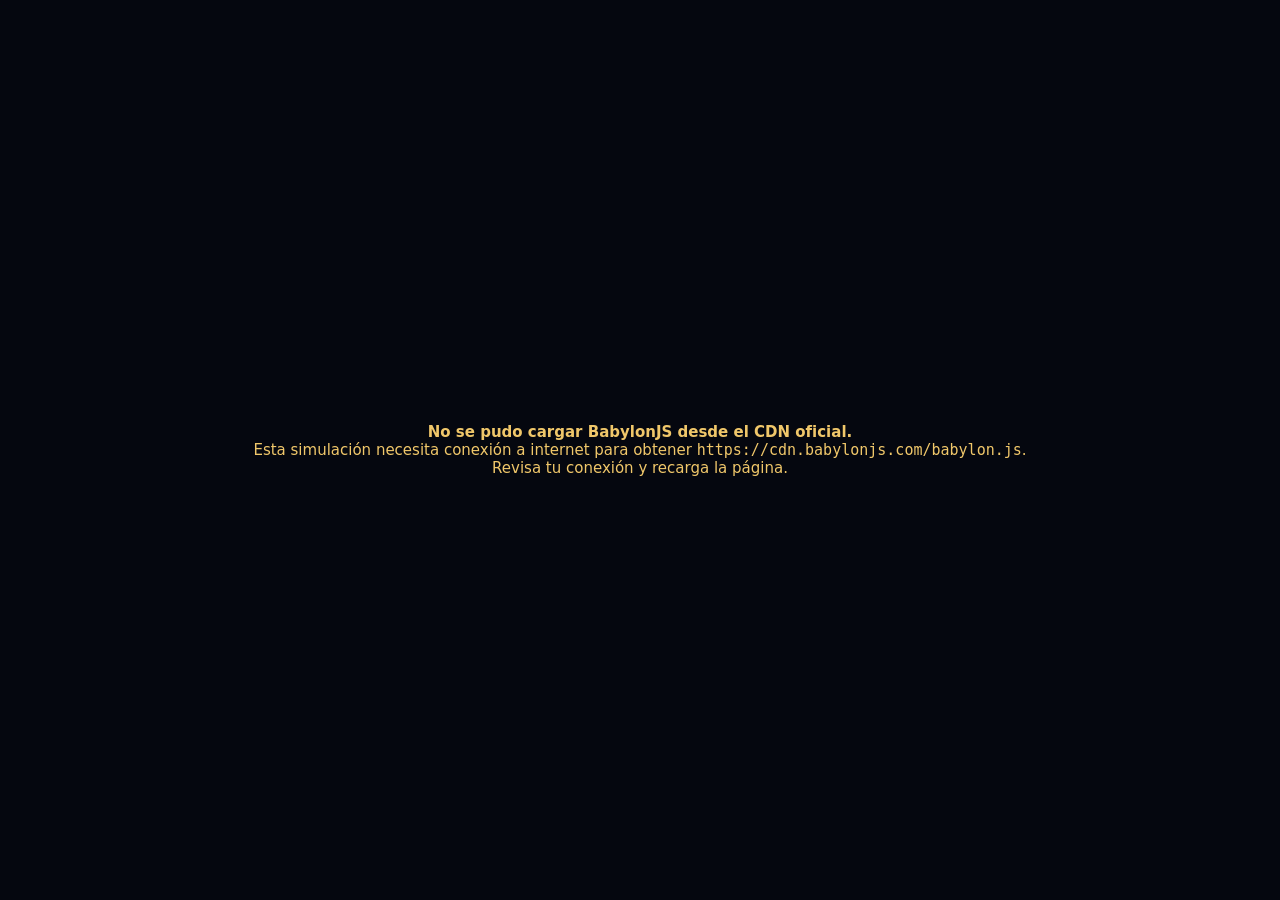
<file: GLM-5.3-Claude-Code/index.html>
<!DOCTYPE html>
<html lang="es">
<head>
<!--
  ═══════════════════════════════════════════════════════════════════
  UNIVERSO 3D — SIMULACIÓN DEL SISTEMA SOLAR COMPLETO
  Entrada del benchmark Universo-Arena · GLM-5.3 + Claude Code
  Reto: Prompt-Maestro_v2.txt (una sola pasada, archivo autocontenido)
  ═══════════════════════════════════════════════════════════════════
  APIs validadas contra la documentación oficial vía Context7
  (/babylonjs/documentation) antes de escribir este código:
    · ParticleHelper.CreateAsync("sun", escena) → ParticleSystemSet
    · ParticleSystem (emitter, createBoxEmitter/createSphereEmitter,
      direction1/direction2, addColorGradient, color1/color2/colorDead)
    · ArcRotateCamera + useAutoRotationBehavior + idleRotationSpeed
    · DefaultRenderingPipeline (bloom, toneMapping) + GlowLayer
    · MeshBuilder.CreateSphere/CreateLines/CreateTorus/CreatePlane
    · DynamicTexture (getContext + drawText) · createInstance · Billboard
  ═══════════════════════════════════════════════════════════════════
-->
<meta charset="UTF-8">
<meta name="viewport" content="width=device-width, initial-scale=1.0">
<title>Universo 3D — Sistema Solar Interactivo · GLM-5.3 × Claude Code</title>
<style>
  /* ── Reset CSS ──────────────────────────────────────────────── */
  * { margin: 0; padding: 0; box-sizing: border-box; }

  :root {
    --fondo-panel: rgba(10, 15, 30, 0.85);
    --borde: rgba(120, 160, 255, 0.3);
    --acento: #7db4ff;
    --texto: #dce7ff;
    --texto-suave: #8fa3cc;
  }
  /* Tema clásico (dorados cálidos) */
  body[data-tema="clasico"] {
    --borde: rgba(230, 200, 122, 0.35);
    --acento: #e6c87a;
    --texto: #f3ead2;
    --texto-suave: #b3a37c;
  }
  /* Tema oscuro (grises profundos) */
  body[data-tema="oscuro"] {
    --borde: rgba(140, 150, 170, 0.25);
    --acento: #9aa7c7;
    --texto: #cfd5e2;
    --texto-suave: #7d869c;
  }

  html, body { width: 100%; height: 100%; overflow: hidden; background: #05070f; }

  #renderCanvas {
    width: 100vw;
    height: 100vh;
    display: block;
    outline: none;
    touch-action: none;
  }

  /* ── Panel de configuración ─────────────────────────────────── */
  #panel {
    position: fixed;
    top: 12px;
    right: 12px;
    width: 300px;
    max-height: calc(100vh - 24px);
    overflow-y: auto;
    background: var(--fondo-panel);
    border: 1px solid var(--borde);
    border-radius: 14px;
    backdrop-filter: blur(14px);
    -webkit-backdrop-filter: blur(14px);
    font-family: system-ui, -apple-system, "Segoe UI", sans-serif;
    font-size: 13px;
    color: var(--texto);
    box-shadow: 0 8px 32px rgba(0, 0, 0, 0.45);
    z-index: 10;
  }

  #panel .cabecera {
    display: flex;
    align-items: center;
    justify-content: space-between;
    padding: 10px 14px;
    border-bottom: 1px solid var(--borde);
    position: sticky;
    top: 0;
    background: inherit;
    border-radius: 14px 14px 0 0;
  }
  #panel .cabecera h2 {
    font-size: 13px;
    font-weight: 600;
    letter-spacing: 0.06em;
    text-transform: uppercase;
    color: var(--acento);
  }
  #btnColapsar {
    background: transparent;
    border: 1px solid var(--borde);
    color: var(--texto);
    border-radius: 6px;
    width: 24px;
    height: 22px;
    cursor: pointer;
    line-height: 1;
    font-size: 13px;
  }
  #btnColapsar:hover { border-color: var(--acento); }
  #panel.colapsado #cuerpoPanel { display: none; }

  #cuerpoPanel { padding: 4px 0 10px; }

  #panel section { padding: 10px 14px 4px; }
  #panel section + section { border-top: 1px solid rgba(120, 160, 255, 0.12); }
  #panel h3 {
    font-size: 11px;
    font-weight: 600;
    text-transform: uppercase;
    letter-spacing: 0.08em;
    color: var(--texto-suave);
    margin-bottom: 8px;
  }

  .fila {
    display: flex;
    align-items: center;
    justify-content: space-between;
    gap: 8px;
    margin-bottom: 8px;
  }
  .fila label { flex: 1; cursor: pointer; }
  .fila .valor {
    min-width: 38px;
    text-align: right;
    color: var(--acento);
    font-variant-numeric: tabular-nums;
  }

  input[type="range"] {
    width: 100%;
    accent-color: var(--acento);
    cursor: pointer;
    margin: 2px 0 8px;
  }

  input[type="checkbox"] {
    accent-color: var(--acento);
    width: 15px;
    height: 15px;
    cursor: pointer;
    flex-shrink: 0;
  }

  select {
    width: 100%;
    background: rgba(6, 10, 22, 0.9);
    color: var(--texto);
    border: 1px solid var(--borde);
    border-radius: 8px;
    padding: 6px 8px;
    font-family: inherit;
    font-size: 13px;
    cursor: pointer;
    margin-bottom: 8px;
  }
  select:focus { outline: 1px solid var(--acento); }

  button.accion {
    width: 100%;
    background: rgba(125, 180, 255, 0.12);
    border: 1px solid var(--borde);
    color: var(--texto);
    border-radius: 8px;
    padding: 7px 10px;
    font-family: inherit;
    font-size: 13px;
    cursor: pointer;
    transition: background 0.15s ease;
    margin-bottom: 6px;
  }
  button.accion:hover { background: rgba(125, 180, 255, 0.22); }

  /* ── Panel de información (HUD, esquina inferior izquierda) ──── */
  #info {
    position: fixed;
    left: 12px;
    bottom: 12px;
    background: var(--fondo-panel);
    border: 1px solid var(--borde);
    border-radius: 10px;
    backdrop-filter: blur(14px);
    -webkit-backdrop-filter: blur(14px);
    padding: 8px 12px;
    font-family: system-ui, sans-serif;
    font-size: 12px;
    color: var(--texto);
    line-height: 1.7;
    z-index: 10;
    user-select: none;
  }
  #info .fps-bueno  { color: #6ee7a0; }
  #info .fps-medio  { color: #f0c76a; }
  #info .fps-bajo   { color: #f07a6a; }
  #info .ayuda { color: var(--texto-suave); font-size: 11px; }

  /* ── Aviso de fallo de CDN ──────────────────────────────────── */
  #errorCdn {
    display: none;
    position: fixed;
    inset: 0;
    background: #05070f;
    color: #f0c76a;
    font-family: system-ui, sans-serif;
    font-size: 15px;
    align-items: center;
    justify-content: center;
    text-align: center;
    padding: 24px;
    z-index: 100;
  }

  /* ── Scrollbar personalizada ────────────────────────────────── */
  #panel::-webkit-scrollbar { width: 8px; }
  #panel::-webkit-scrollbar-track { background: transparent; }
  #panel::-webkit-scrollbar-thumb {
    background: rgba(120, 160, 255, 0.25);
    border-radius: 4px;
  }
  #panel::-webkit-scrollbar-thumb:hover { background: rgba(120, 160, 255, 0.45); }

  /* ── Pantallas pequeñas: panel colapsable y ancho completo ──── */
  @media (max-width: 600px) {
    #panel {
      left: 8px;
      right: 8px;
      top: 8px;
      width: auto;
      max-height: 46vh;
    }
    #info { font-size: 11px; padding: 6px 10px; }
  }
</style>
</head>
<body>

<canvas id="renderCanvas"></canvas>

<!-- Aviso si el CDN de BabylonJS no está disponible (sin conexión) -->
<div id="errorCdn">
  <div>
    <strong>No se pudo cargar BabylonJS desde el CDN oficial.</strong><br>
    Esta simulación necesita conexión a internet para obtener
    <code>https://cdn.babylonjs.com/babylon.js</code>.<br>
    Revisa tu conexión y recarga la página.
  </div>
</div>

<!-- ══ PANEL DE CONFIGURACIÓN ══════════════════════════════════ -->
<div id="panel">
  <div class="cabecera">
    <h2>⚙ Panel del Universo</h2>
    <button id="btnColapsar" title="Colapsar / desplegar panel">−</button>
  </div>

  <div id="cuerpoPanel">

    <!-- SECCIÓN 1 — TIEMPO Y VELOCIDAD -->
    <section>
      <h3>1 · Tiempo y velocidad</h3>
      <div class="fila">
        <label for="rngVelocidadGlobal">Velocidad global</label>
        <span class="valor" id="valVelocidadGlobal">1.0x</span>
      </div>
      <input type="range" id="rngVelocidadGlobal" min="0" max="10" step="0.1" value="1">

      <div class="fila">
        <label for="rngMultiplicadorOrbital">Velocidad orbital (multiplicador)</label>
        <span class="valor" id="valMultiplicadorOrbital">1.0x</span>
      </div>
      <input type="range" id="rngMultiplicadorOrbital" min="0.1" max="3" step="0.1" value="1">

      <button class="accion" id="btnPausar">⏸ Pausar simulación</button>
    </section>

    <!-- SECCIÓN 2 — VISUALIZACIÓN -->
    <section>
      <h3>2 · Visualización</h3>
      <div class="fila"><label for="chkOrbitas">Mostrar órbitas</label><input type="checkbox" id="chkOrbitas" checked></div>
      <div class="fila"><label for="chkNombres">Mostrar nombres de planetas</label><input type="checkbox" id="chkNombres" checked></div>
      <div class="fila"><label for="chkHalley">Mostrar cometa Halley</label><input type="checkbox" id="chkHalley" checked></div>
      <div class="fila"><label for="chkCola">Mostrar cola del cometa</label><input type="checkbox" id="chkCola" checked></div>
      <div class="fila"><label for="chkAsteroides">Mostrar cinturón de asteroides</label><input type="checkbox" id="chkAsteroides" checked></div>
      <div class="fila"><label for="chkNebulosas">Mostrar nebulosas de fondo</label><input type="checkbox" id="chkNebulosas" checked></div>

      <div class="fila"><label for="selVista">Vista de cámara</label></div>
      <select id="selVista">
        <option value="sistema" selected>Sistema Solar</option>
        <option value="sol">Sol cercano</option>
        <option value="tierra">Tierra</option>
        <option value="saturno">Saturno</option>
        <option value="panoramica">Panorámica</option>
        <option value="halley">Halley (seguir cometa)</option>
      </select>

      <div class="fila">
        <label for="rngTamano">Tamaño relativo de planetas</label>
        <span class="valor" id="valTamano">1.0x</span>
      </div>
      <input type="range" id="rngTamano" min="0.5" max="3" step="0.1" value="1">
    </section>

    <!-- SECCIÓN 3 — ESTÉTICA -->
    <section>
      <h3>3 · Estética</h3>
      <div class="fila"><label for="selTema">Tema de la interfaz</label></div>
      <select id="selTema">
        <option value="futurista" selected>Futurista</option>
        <option value="clasico">Clásico</option>
        <option value="oscuro">Oscuro</option>
      </select>

      <div class="fila"><label for="chkBloom">Activar bloom/glow (post-procesado)</label><input type="checkbox" id="chkBloom" checked></div>

      <div class="fila"><label for="selColorSol">Color del sol</label></div>
      <select id="selColorSol">
        <option value="blanco">Blanco</option>
        <option value="amarillo" selected>Amarillo</option>
        <option value="naranja">Naranja</option>
        <option value="rojo">Rojo</option>
      </select>
    </section>

  </div>
</div>

<!-- ══ PANEL DE INFORMACIÓN ════════════════════════════════════ -->
<div id="info">
  <div>FPS: <span id="spanFps" class="fps-bueno">--</span> · Objetos: <span id="spanObjetos">--</span></div>
  <div class="ayuda">Click izq: rotar | Rueda: zoom | Click der: pan</div>
</div>

<!-- BabylonJS desde el CDN oficial (única dependencia externa) -->
<script src="https://cdn.babylonjs.com/babylon.js"></script>

<script>
"use strict";

/* ═══════════════════════════════════════════════════════════════
   1 · CONSTANTES Y DATOS
   ═══════════════════════════════════════════════════════════════ */

/**
 * Generador pseudoaleatorio con semilla (mulberry32).
 * Permite texturas procedurales estables entre recargas de página.
 * @param {number} semilla - Semilla entera inicial.
 * @returns {function():number} Función que devuelve valores en [0, 1).
 */
function crearAzar(semilla) {
  let estado = semilla >>> 0;
  return function () {
    estado = (estado + 0x6D2B79F5) >>> 0;
    let t = estado;
    t = Math.imul(t ^ (t >>> 15), t | 1);
    t ^= t + Math.imul(t ^ (t >>> 7), t | 61);
    return ((t ^ (t >>> 14)) >>> 0) / 4294967296;
  };
}

/** Constante de Kepler: velocidad angular ω = CONSTANTE_KEPLER / a^1.5 (T² ∝ a³). */
const CONSTANTE_KEPLER = 55;

/** Catálogo de planetas: a (semieje mayor), e (excentricidad), tamano (diámetro),
 *  inclinacionOrbital (radianes del plano orbital), inclinacionAxial (radianes del eje),
 *  velocidadRotacion (rad/s de rotación propia), textura (estilo procedural). */
const PLANETAS = [
  { nombre: "Mercurio", a: 24,  e: 0.206, tamano: 1.8,  inclinacionOrbital: 0.12, inclinacionAxial: 0.00, velocidadRotacion: 0.10, textura: "crateres",   color: "#8c8c94", atmósfera: null },
  { nombre: "Venus",    a: 34,  e: 0.007, tamano: 3.2,  inclinacionOrbital: 0.06, inclinacionAxial: 3.09, velocidadRotacion: 0.02, textura: "venus",      color: "#e8c46a", atmósfera: "#e8d9a8" },
  { nombre: "Tierra",   a: 46,  e: 0.017, tamano: 3.4,  inclinacionOrbital: 0.00, inclinacionAxial: 0.41, velocidadRotacion: 0.55, textura: "tierra",     color: "#3b7dd8", atmósfera: "#6fb7ff" },
  { nombre: "Marte",    a: 58,  e: 0.093, tamano: 2.4,  inclinacionOrbital: 0.03, inclinacionAxial: 0.44, velocidadRotacion: 0.53, textura: "marte",      color: "#c1522e", atmósfera: "#e89a5a" },
  { nombre: "Júpiter",  a: 102, e: 0.048, tamano: 11.0, inclinacionOrbital: 0.02, inclinacionAxial: 0.05, velocidadRotacion: 1.30, textura: "jupiter",    color: "#d8a878", atmósfera: null },
  { nombre: "Saturno",  a: 138, e: 0.056, tamano: 9.2,  inclinacionOrbital: 0.04, inclinacionAxial: 0.47, velocidadRotacion: 1.20, textura: "saturno",    color: "#e3cd9a", atmósfera: null, anillos: { interior: 1.45, exterior: 2.35, tono: "#d9c491" } },
  { nombre: "Urano",    a: 172, e: 0.047, tamano: 5.2,  inclinacionOrbital: 0.02, inclinacionAxial: 1.71, velocidadRotacion: 0.90, textura: "urano",      color: "#9fd8dc", atmósfera: null, anillos: { interior: 1.6, exterior: 1.95, tono: "#9fb8c4" } },
  { nombre: "Neptuno",  a: 200, e: 0.009, tamano: 5.0,  inclinacionOrbital: 0.03, inclinacionAxial: 0.49, velocidadRotacion: 0.95, textura: "neptuno",    color: "#3d66d6", atmósfera: "#5f85ff" },
  { nombre: "Plutón",   a: 232, e: 0.249, tamano: 1.4,  inclinacionOrbital: 0.30, inclinacionAxial: 1.03, velocidadRotacion: 0.12, textura: "pluton",     color: "#b8a89a", atmósfera: null }
];

/** Parámetros del cometa Halley (excentricidad visual exagerada a 0.85). */
const HALLEY = { a: 130, e: 0.85, periodo: 18, inclinacionOrbital: 0.32, nucleo: 1.6 };

/** Parámetros del cinturón de asteroides (entre Marte y Júpiter). */
const CINTURON = { minimo: 68, maximo: 84, cantidad: 260 };

/** Paletas del sol según el color elegido en el panel. */
const PALETAS_SOL = {
  blanco:  { base: "#fff4dc", grano: "#ffffff", luz: [1.0, 0.98, 0.92], brillo: "#fff8e8" },
  amarillo:{ base: "#ffb63e", grano: "#ffe9a8", luz: [1.0, 0.90, 0.62], brillo: "#ffd24d" },
  naranja: { base: "#ff8c2e", grano: "#ffc37a", luz: [1.0, 0.72, 0.38], brillo: "#ff9d42" },
  rojo:    { base: "#ff4d3d", grano: "#ff9d7a", luz: [1.0, 0.45, 0.32], brillo: "#ff6a52" }
};

/** Estado global de la simulación (mutado por la UI). */
const ESTADO = {
  velocidadGlobal: 1.0,
  multiplicadorOrbital: 1.0,
  pausado: false,
  escalaPlanetas: 1.0,
  tiempoAcumulado: 0
};

/* ═══════════════════════════════════════════════════════════════
   2 · ENGINE + ESCENA
   ═══════════════════════════════════════════════════════════════ */

/** Verifica que el CDN cargó; si no, muestra el aviso y detiene la ejecución. */
if (typeof BABYLON === "undefined") {
  document.getElementById("errorCdn").style.display = "flex";
  throw new Error("BabylonJS no está disponible (fallo de CDN).");
}

const lienzo = document.getElementById("renderCanvas");
const engine = new BABYLON.Engine(lienzo, true); // Segundo parámetro: antialias.
const escena = new BABYLON.Scene(engine);
escena.clearColor = new BABYLON.Color4(0.015, 0.02, 0.05, 1); // Negro azulado profundo.

// Degradación elegante si el navegador pierde el contexto WebGL.
lienzo.addEventListener("webglcontextlost", (evento) => {
  evento.preventDefault();
  console.error("Contexto WebGL perdido. Recarga la página para restaurar la simulación.");
}, false);

/* ═══════════════════════════════════════════════════════════════
   3 · CÁMARA
   ═══════════════════════════════════════════════════════════════ */

const camara = new BABYLON.ArcRotateCamera(
  "camaraPrincipal",
  -Math.PI / 3,        // alpha: azimut inicial.
  Math.PI / 3.2,       // beta: elevación inicial.
  180,                 // radio inicial (vista "Sistema Solar").
  new BABYLON.Vector3(0, 0, 0),
  escena
);
camara.attachControl(lienzo, true);
camara.lowerRadiusLimit = 30;    // Límite de acercamiento (spec).
camara.upperRadiusLimit = 2000;  // Límite de alejamiento (spec).
camara.wheelPrecision = 3;       // Zoom suave a la escala de la escena.
camara.panningSensibility = 80;  // Pan con click derecho manejable.
camara.minZ = 0.5;

// Auto-rotación lenta cuando el usuario está inactivo (gestionada por Babylon).
camara.useAutoRotationBehavior = true;
camara.autoRotationBehavior.idleRotationSpeed = 0.03; // rad/s (spec).
camara.autoRotationBehavior.idleRotationWaitTime = 3000; // ms de inactividad.
camara.autoRotationBehavior.idleRotationSpinupTime = 2000; // arranque suave.

/* ═══════════════════════════════════════════════════════════════
   4 · LUCES
   ═══════════════════════════════════════════════════════════════ */

// Luz hemisférica tenue: evita el negro absoluto en el lado nocturno.
const luzHemisferica = new BABYLON.HemisphericLight("luzHemi", new BABYLON.Vector3(0, 1, 0), escena);
luzHemisferica.intensity = 0.1;
luzHemisferica.diffuse = new BABYLON.Color3(0.35, 0.4, 0.55);
luzHemisferica.groundColor = new BABYLON.Color3(0.08, 0.08, 0.12);

// Luz puntual en el origen (el sol ilumina a todo el sistema).
const luzSolar = new BABYLON.PointLight("luzSolar", new BABYLON.Vector3(0, 0, 0), escena);
luzSolar.intensity = 2.0;
luzSolar.diffuse = new BABYLON.Color3(1, 0.95, 0.85); // Cálida (spec).
luzSolar.specular = new BABYLON.Color3(0.15, 0.14, 0.12);
luzSolar.range = 4000;

/* ═══════════════════════════════════════════════════════════════
   5 · FUNCIONES AUXILIARES (texturas procedurales y física)
   ═══════════════════════════════════════════════════════════════ */

/**
 * Punto sobre una elipse con el SOL EN UNO DE LOS FOCOS.
 * Ecuación paramétrica: x = a·cosθ − a·e, z = b·sinθ con b = a·√(1−e²).
 * El desplazamiento −a·e coloca el foco (el sol) en el origen, por lo que
 * el perihelio queda a a·(1−e) y el afelio a a·(1+e) del sol.
 * La MISMA función alimenta las líneas de órbita y el movimiento de los
 * cuerpos, garantizando que la trayectoria dibujada y la recorrida coinciden.
 * @param {number} a - Semieje mayor.
 * @param {number} e - Excentricidad (0 ≤ e < 1).
 * @param {number} angulo - Anomalía θ en radianes.
 * @returns {BABYLON.Vector3} Posición local sobre el plano orbital XZ.
 */
function posicionElipse(a, e, angulo) {
  const b = a * Math.sqrt(1 - e * e);
  return new BABYLON.Vector3(a * Math.cos(angulo) - a * e, 0, b * Math.sin(angulo));
}

/**
 * Crea una textura de destello suave (radial blanca a transparente)
 * para sistemas de partículas (estrellas, cola del cometa, corona).
 * @returns {BABYLON.DynamicTexture} Textura de 64×64 px.
 */
function makeFlareTexture() {
  const textura = new BABYLON.DynamicTexture("destello", { width: 64, height: 64 }, escena, true);
  const ctx = textura.getContext();
  const gradiente = ctx.createRadialGradient(32, 32, 0, 32, 32, 32);
  gradiente.addColorStop(0, "rgba(255, 255, 255, 1)");
  gradiente.addColorStop(0.35, "rgba(255, 255, 255, 0.55)");
  gradiente.addColorStop(1, "rgba(255, 255, 255, 0)");
  ctx.fillStyle = gradiente;
  ctx.fillRect(0, 0, 64, 64);
  textura.update();
  return textura;
}

/**
 * Crea la etiqueta flotante de un cuerpo: placa oscura con el nombre en claro.
 * Se usa como emissiveTexture con disableLighting para que siempre sea legible.
 * @param {string} texto - Nombre a mostrar.
 * @returns {BABYLON.Mesh} Plano billboard con la etiqueta.
 */
function makeLabelTexture(texto) {
  const textura = new BABYLON.DynamicTexture("etq-" + texto, { width: 256, height: 64 }, escena, true);
  const ctx = textura.getContext();
  ctx.fillStyle = "rgba(8, 13, 28, 0.78)";
  ctx.fillRect(0, 8, 256, 48);
  ctx.strokeStyle = "rgba(125, 180, 255, 0.35)";
  ctx.lineWidth = 2;
  ctx.strokeRect(1, 8, 254, 48);
  // drawText con null, null centra el texto horizontal y verticalmente.
  textura.drawText(texto, null, null, "bold 30px system-ui", "#eaf2ff", null, true, true);

  const material = new BABYLON.StandardMaterial("matEtq-" + texto, escena);
  material.disableLighting = true;
  material.emissiveTexture = textura;

  const plano = BABYLON.MeshBuilder.CreatePlane("label-" + texto, { width: 11, height: 2.75 }, escena);
  plano.material = material;
  plano.billboardMode = BABYLON.Mesh.BILLBOARDMODE_ALL; // Siempre mira a la cámara.
  plano.isPickable = false;
  return plano;
}

/**
 * Crea una textura de nebulosa: manchas de gradiente radial con dos tonos.
 * @param {string} color1 - Color principal (formato CSS).
 * @param {string} color2 - Color secundario (formato CSS).
 * @param {number} semilla - Semilla propia para que cada nebulosa sea distinta.
 * @returns {BABYLON.DynamicTexture} Textura de 256×256 px con canal alfa.
 */
function makeNebulaTexture(color1, color2, semilla) {
  const textura = new BABYLON.DynamicTexture("nebulosa" + semilla, { width: 256, height: 256 }, escena, true);
  const ctx = textura.getContext();
  const azar = crearAzar(semilla * 2654435761 >>> 0);
  ctx.clearRect(0, 0, 256, 256);
  ctx.globalCompositeOperation = "lighter";
  // Tres manchas suaves superpuestas con centros y radios aleatorios.
  const pares = [[color1, 0.5], [color2, 0.42], [color1, 0.34]];
  for (const [color, alfa] of pares) {
    const cx = 70 + azar() * 116;
    const cy = 70 + azar() * 116;
    const radio = 60 + azar() * 66;
    const gradiente = ctx.createRadialGradient(cx, cy, 0, cx, cy, radio);
    const r = parseInt(color.slice(1, 3), 16), g = parseInt(color.slice(3, 5), 16), b = parseInt(color.slice(5, 7), 16);
    gradiente.addColorStop(0, `rgba(${r}, ${g}, ${b}, ${alfa})`);
    gradiente.addColorStop(0.55, `rgba(${r}, ${g}, ${b}, ${alfa * 0.35})`);
    gradiente.addColorStop(1, "rgba(0, 0, 0, 0)");
    ctx.fillStyle = gradiente;
    ctx.fillRect(0, 0, 256, 256);
  }
  textura.update();
  return textura;
}

/**
 * Pinta la textura procedural de un planeta según su estilo.
 * Cada estilo usa un generador con semilla para un resultado estable.
 * @param {object} planeta - Entrada del catálogo PLANETAS.
 * @returns {BABYLON.DynamicTexture} Textura equirectangular de 256×128 px.
 */
function texturaPlaneta(planeta) {
  const textura = new BABYLON.DynamicTexture("tex-" + planeta.nombre, { width: 256, height: 128 }, escena, true);
  const ctx = textura.getContext();
  const azar = crearAzar(planeta.nombre.length * 2654435761 % 2147483647);
  const ancho = 256, alto = 128;

  /** Dibuja una franja horizontal con ondulación senoidal (para gigantes). */
  function banda(y, altura, color, alfa) {
    ctx.globalAlpha = alfa;
    ctx.fillStyle = color;
    ctx.beginPath();
    ctx.moveTo(0, y);
    for (let x = 0; x <= ancho; x += 8) {
      ctx.lineTo(x, y + Math.sin(x * 0.05 + y) * 2.5);
    }
    for (let x = ancho; x >= 0; x -= 8) {
      ctx.lineTo(x, y + altura + Math.sin(x * 0.04 + y * 2) * 2.5);
    }
    ctx.closePath();
    ctx.fill();
    ctx.globalAlpha = 1;
  }

  switch (planeta.textura) {
    case "crateres": { // Mercurio: gris lunar con cráteres.
      ctx.fillStyle = planeta.color;
      ctx.fillRect(0, 0, ancho, alto);
      for (let i = 0; i < 90; i++) {
        const x = azar() * ancho, y = azar() * alto, r = 1 + azar() * 5;
        ctx.fillStyle = "rgba(40, 40, 48, " + (0.12 + azar() * 0.22) + ")";
        ctx.beginPath(); ctx.arc(x, y, r, 0, Math.PI * 2); ctx.fill();
        ctx.strokeStyle = "rgba(200, 200, 210, 0.10)";
        ctx.beginPath(); ctx.arc(x, y, r, 0, Math.PI * 2); ctx.stroke();
      }
      break;
    }
    case "venus": { // Venus: nubes amarillo-crema en remolinos.
      ctx.fillStyle = planeta.color;
      ctx.fillRect(0, 0, ancho, alto);
      for (let i = 0; i < 26; i++) {
        ctx.strokeStyle = "rgba(255, 244, 214, " + (0.10 + azar() * 0.16) + ")";
        ctx.lineWidth = 3 + azar() * 7;
        ctx.beginPath();
        const y = azar() * alto;
        ctx.moveTo(0, y);
        ctx.bezierCurveTo(ancho * 0.3, y + (azar() - 0.5) * 26, ancho * 0.7, y + (azar() - 0.5) * 26, ancho, y);
        ctx.stroke();
      }
      break;
    }
    case "tierra": { // Tierra: océanos, continentes verdes y casquetes.
      ctx.fillStyle = "#1d5fae";
      ctx.fillRect(0, 0, ancho, alto);
      for (let i = 0; i < 14; i++) { // Continentes como racimos de elipses.
        const cx = azar() * ancho, cy = 20 + azar() * (alto - 40);
        ctx.fillStyle = azar() > 0.35 ? "#3e8b4f" : "#8a9c50";
        for (let j = 0; j < 7; j++) {
          ctx.beginPath();
          ctx.ellipse(cx + (azar() - 0.5) * 34, cy + (azar() - 0.5) * 18, 4 + azar() * 12, 3 + azar() * 7, azar() * 3, 0, Math.PI * 2);
          ctx.fill();
        }
      }
      for (let i = 0; i < 10; i++) { // Nubes tenues.
        ctx.fillStyle = "rgba(255, 255, 255, 0.22)";
        ctx.beginPath();
        ctx.ellipse(azar() * ancho, azar() * alto, 10 + azar() * 18, 2 + azar() * 3, 0, 0, Math.PI * 2);
        ctx.fill();
      }
      ctx.fillStyle = "#eaf4ff"; // Casquetes polares.
      ctx.fillRect(0, 0, ancho, 7);
      ctx.fillRect(0, alto - 7, ancho, 7);
      break;
    }
    case "marte": { // Marte: desiertos rojos, manchas oscuras y casquetes.
      ctx.fillStyle = planeta.color;
      ctx.fillRect(0, 0, ancho, alto);
      for (let i = 0; i < 22; i++) {
        ctx.fillStyle = "rgba(90, 40, 25, " + (0.12 + azar() * 0.2) + ")";
        ctx.beginPath();
        ctx.ellipse(azar() * ancho, 20 + azar() * (alto - 40), 6 + azar() * 20, 4 + azar() * 10, azar() * 3, 0, Math.PI * 2);
        ctx.fill();
      }
      ctx.fillStyle = "#f2e9dd";
      ctx.fillRect(0, 0, ancho, 5);
      ctx.fillRect(0, alto - 5, ancho, 5);
      break;
    }
    case "jupiter": { // Júpiter: bandas y Gran Mancha Roja.
      ctx.fillStyle = "#c8a074";
      ctx.fillRect(0, 0, ancho, alto);
      const tonos = ["#e8d2ae", "#a87850", "#e0c298", "#986840", "#e8d8ba", "#b08258"];
      for (let i = 0; i < tonos.length; i++) {
        banda(6 + i * 20, 12 + azar() * 6, tonos[i], 0.85);
      }
      ctx.fillStyle = "rgba(196, 90, 58, 0.9)"; // Gran Mancha Roja.
      ctx.beginPath();
      ctx.ellipse(178, 84, 15, 8, 0, 0, Math.PI * 2);
      ctx.fill();
      ctx.fillStyle = "rgba(230, 160, 120, 0.6)";
      ctx.beginPath();
      ctx.ellipse(178, 84, 9, 4.5, 0, 0, Math.PI * 2);
      ctx.fill();
      break;
    }
    case "saturno": { // Saturno: bandas doradas suaves.
      ctx.fillStyle = planeta.color;
      ctx.fillRect(0, 0, ancho, alto);
      const tonosSaturno = ["#f0e0b4", "#d0b880", "#e8d8a8", "#c0a868", "#eedfb8"];
      for (let i = 0; i < tonosSaturno.length; i++) {
        banda(8 + i * 24, 14 + azar() * 5, tonosSaturno[i], 0.7);
      }
      break;
    }
    case "urano": { // Urano: cian pálido casi uniforme con leve banda.
      const gradiente = ctx.createLinearGradient(0, 0, 0, alto);
      gradiente.addColorStop(0, "#b8e8ec");
      gradiente.addColorStop(0.5, planeta.color);
      gradiente.addColorStop(1, "#8ecdd4");
      ctx.fillStyle = gradiente;
      ctx.fillRect(0, 0, ancho, alto);
      banda(52, 10, "#d8f4f6", 0.5);
      break;
    }
    case "neptuno": { // Neptuno: azul profundo con mancha oscura.
      const gradienteN = ctx.createLinearGradient(0, 0, 0, alto);
      gradienteN.addColorStop(0, "#2f52c0");
      gradienteN.addColorStop(0.55, planeta.color);
      gradienteN.addColorStop(1, "#24409a");
      ctx.fillStyle = gradienteN;
      ctx.fillRect(0, 0, ancho, alto);
      banda(40, 8, "#6f95ff", 0.35);
      ctx.fillStyle = "rgba(16, 28, 88, 0.75)";
      ctx.beginPath();
      ctx.ellipse(96, 72, 13, 6, 0, 0, Math.PI * 2);
      ctx.fill();
      break;
    }
    case "pluton": { // Plutón: gris rocoso con "corazón" claro (Tombaugh Regio).
      ctx.fillStyle = planeta.color;
      ctx.fillRect(0, 0, ancho, alto);
      for (let i = 0; i < 30; i++) {
        ctx.fillStyle = "rgba(70, 58, 50, " + (0.1 + azar() * 0.2) + ")";
        ctx.beginPath();
        ctx.arc(azar() * ancho, azar() * alto, 2 + azar() * 7, 0, Math.PI * 2);
        ctx.fill();
      }
      ctx.fillStyle = "rgba(238, 226, 208, 0.85)";
      ctx.beginPath();
      ctx.ellipse(150, 66, 24, 17, 0.3, 0, Math.PI * 2);
      ctx.fill();
      break;
    }
  }
  textura.update();
  return textura;
}

/** Textura compartida de destello para partículas. */
const TEXTURA_DESTELLO = makeFlareTexture();

/* ═══════════════════════════════════════════════════════════════
   6 · CAMPO ESTELAR (3000+ estrellas estáticas)
   ═══════════════════════════════════════════════════════════════ */

/**
 * Crea un sistema de partículas de estrellas fijas en una caja centrada
 * en el origen. Las direcciones y potencias son cero y la gravedad nula,
 * así que las estrellas jamás se mueven; con un tiempo de vida enorme la
 * emisión (emitRate = capacidad) puebla el campo en el primer segundo.
 * @param {string} nombre - Identificador del sistema.
 * @param {number} capacidad - Número de estrellas simultáneas.
 * @param {BABYLON.Color4} tono1 - Color base (blanco o cálido).
 * @param {BABYLON.Color4} tono2 - Segundo tono para variar.
 * @param {number} tamanoMin - Tamaño mínimo (spec: 0.3).
 * @param {number} tamanoMax - Tamaño máximo (spec: 1.5).
 * @returns {BABYLON.ParticleSystem} Sistema iniciado.
 */
function crearSistemaEstelar(nombre, capacidad, tono1, tono2, tamanoMin, tamanoMax) {
  const estrellas = new BABYLON.ParticleSystem(nombre, capacidad, escena);
  estrellas.particleTexture = TEXTURA_DESTELLO;
  estrellas.emitter = new BABYLON.Vector3(0, 0, 0);
  estrellas.minEmitBox = new BABYLON.Vector3(-1000, -1000, -1000); // Caja 2000×2000×2000.
  estrellas.maxEmitBox = new BABYLON.Vector3(1000, 1000, 1000);
  estrellas.direction1 = new BABYLON.Vector3(0, 0, 0); // Sin velocidad: estáticas.
  estrellas.direction2 = new BABYLON.Vector3(0, 0, 0);
  estrellas.minEmitPower = 0;
  estrellas.maxEmitPower = 0;
  estrellas.gravity = new BABYLON.Vector3(0, 0, 0);
  estrellas.minLifeTime = 8640000; // ~100 días: prácticamente eternas.
  estrellas.maxLifeTime = 8640000;
  estrellas.emitRate = capacidad; // Se emiten todas en el primer segundo.
  estrellas.minSize = tamanoMin;
  estrellas.maxSize = tamanoMax;
  estrellas.color1 = tono1;
  estrellas.color2 = tono2;
  estrellas.colorDead = new BABYLON.Color4(0, 0, 0, 0);
  estrellas.blendMode = BABYLON.ParticleSystem.BLENDMODE_ADD;
  estrellas.start();
  return estrellas;
}

// 3000 estrellas blancas/azuladas + 600 cálidas amarillas = 3600 estrellas.
const estrellasPrincipales = crearSistemaEstelar(
  "estrellas", 3000,
  new BABYLON.Color4(1, 1, 1, 1), new BABYLON.Color4(0.72, 0.82, 1, 1),
  0.3, 1.5
);
const estrellasCalidas = crearSistemaEstelar(
  "estrellasCalidas", 600,
  new BABYLON.Color4(1, 0.95, 0.75, 1), new BABYLON.Color4(1, 0.85, 0.45, 1),
  0.35, 1.5
);

/* ═══════════════════════════════════════════════════════════════
   7 · SOL CENTRAL
   ═══════════════════════════════════════════════════════════════ */

const sol = BABYLON.MeshBuilder.CreateSphere("sol", { diameter: 20, segments: 32 }, escena);
const texturaSol = new BABYLON.DynamicTexture("texSol", { width: 512, height: 256 }, escena, true);
const materialSol = new BABYLON.StandardMaterial("matSol", escena);
materialSol.disableLighting = true;
materialSol.emissiveTexture = texturaSol;
materialSol.diffuseColor = new BABYLON.Color3(0, 0, 0);
materialSol.specularColor = new BABYLON.Color3(0, 0, 0);
sol.material = materialSol;

/**
 * Repinta la fotosfera solar (granulación procedural) con la paleta dada.
 * Se llama al inicio y cada vez que el usuario cambia el color del sol.
 * @param {object} paleta - Entrada de PALETAS_SOL.
 */
function pintarSol(paleta) {
  const ctx = texturaSol.getContext();
  const azar = crearAzar(424242);
  ctx.fillStyle = paleta.base;
  ctx.fillRect(0, 0, 512, 256);
  // Granos de convección: manchas claras y oscuras semitransparentes.
  for (let i = 0; i < 320; i++) {
    const x = azar() * 512, y = azar() * 256, r = 2 + azar() * 9;
    ctx.fillStyle = azar() > 0.42
      ? "rgba(255, 255, 255, " + (0.04 + azar() * 0.10) + ")"
      : "rgba(60, 20, 0, " + (0.05 + azar() * 0.12) + ")";
    ctx.beginPath();
    ctx.arc(x, y, r, 0, Math.PI * 2);
    ctx.fill();
  }
  // Brillo central sutil para que el borde no sea plano.
  const centro = ctx.createRadialGradient(256, 128, 20, 256, 128, 240);
  centro.addColorStop(0, paleta.brillo);
  centro.addColorStop(1, "rgba(0, 0, 0, 0)");
  ctx.globalAlpha = 0.25;
  ctx.fillStyle = centro;
  ctx.fillRect(0, 0, 512, 256);
  ctx.globalAlpha = 1;
  texturaSol.update();
  materialSol.emissiveColor = new BABYLON.Color3(1, 1, 1); // La textura aporta el color.
  luzSolar.diffuse = new BABYLON.Color3(paleta.luz[0], paleta.luz[1], paleta.luz[2]);
}
pintarSol(PALETAS_SOL.amarillo);

// Halo interior de plasma (siempre presente, garantiza la corona incluso
// mientras carga la partícula oficial o si esta falla).
const haloSolar = BABYLON.MeshBuilder.CreateSphere("haloSolar", { diameter: 23, segments: 24 }, escena);
const materialHalo = new BABYLON.StandardMaterial("matHalo", escena);
materialHalo.disableLighting = true;
materialHalo.emissiveColor = new BABYLON.Color3(1, 0.62, 0.22);
materialHalo.alpha = 0.16;
materialHalo.backFaceCulling = false;
haloSolar.material = materialHalo;
haloSolar.isPickable = false;

/**
 * Corona del sol. Estrategia principal: el sistema de partículas OFICIAL
 * ParticleHelper.CreateAsync("sun") (API validada en la documentación).
 * Si la petición de sus texturas falla (p. ej. sin conexión), el catch
 * monta una corona procedural equivalente como degradación elegante.
 */
let coronaFallback = null;
try {
  BABYLON.ParticleHelper.CreateAsync("sun", escena)
    .then((conjunto) => {
      conjunto.emitterNode.position.copyFrom(sol.position);
      try { conjunto.emitterNode.scaling.setAll(1.4); } catch (e) { /* escala opcional */ }
      conjunto.start();
    })
    .catch((error) => {
      console.error("ParticleHelper('sun') no disponible, usando corona procedural:", error);
      activarCoronaFallback();
    });
} catch (error) {
  console.error("ParticleHelper no soportado, usando corona procedural:", error);
  activarCoronaFallback();
}

/**
 * Corona manual de respaldo: partículas anaranjadas que ascienden desde
 * una esfera emisora alrededor del núcleo solar.
 */
function activarCoronaFallback() {
  if (coronaFallback) return;
  coronaFallback = new BABYLON.ParticleSystem("coronaFallback", 900, escena);
  coronaFallback.particleTexture = TEXTURA_DESTELLO;
  coronaFallback.emitter = sol;
  coronaFallback.createSphereEmitter(11.5);
  coronaFallback.minEmitPower = 0.4;
  coronaFallback.maxEmitPower = 1.6;
  coronaFallback.minLifeTime = 0.9;
  coronaFallback.maxLifeTime = 2.0;
  coronaFallback.emitRate = 420;
  coronaFallback.minSize = 3.0;
  coronaFallback.maxSize = 7.0;
  coronaFallback.blendMode = BABYLON.ParticleSystem.BLENDMODE_ADD;
  coronaFallback.addColorGradient(0, new BABYLON.Color4(1, 0.55, 0.2, 0.0));
  coronaFallback.addColorGradient(0.25, new BABYLON.Color4(1, 0.72, 0.3, 0.55));
  coronaFallback.addColorGradient(0.7, new BABYLON.Color4(1, 0.4, 0.12, 0.25));
  coronaFallback.addColorGradient(1, new BABYLON.Color4(0.6, 0.15, 0.03, 0.0));
  coronaFallback.start();
}

/* ═══════════════════════════════════════════════════════════════
   8 · PLANETAS
   ═══════════════════════════════════════════════════════════════ */

/** Registro en vivo de cada planeta (nodos, malla, etiqueta y fase orbital). */
const cuerposPlanetarios = [];

/**
 * Construye el sistema solar completo a partir del catálogo PLANETAS.
 * Jerarquía por planeta:
 *   pivote (inclinación del plano orbital)
 *     └─ eje (posición sobre la elipse · inclinación axial · escalado UI)
 *          ├─ malla (esfera con textura, rota sobre su Y local)
 *          ├─ atmósfera (esfera semitransparente, opcional)
 *          └─ anillos (torus ecuatorial, opcional)
 *   etiqueta (independiente, se recoloca en coordenadas de mundo cada frame).
 * @param {object} datos - Entrada del catálogo PLANETAS.
 * @returns {object} Registro del cuerpo creado.
 */
function crearPlaneta(datos) {
  const pivote = new BABYLON.TransformNode("pivote-" + datos.nombre, escena);
  pivote.rotation.x = datos.inclinacionOrbital; // Plano orbital inclinado.
  pivote.rotation.y = datos.a * 0.7;            // Nodo aleatorio determinista: variedad de orientaciones.

  const eje = new BABYLON.TransformNode("eje-" + datos.nombre, escena);
  eje.parent = pivote;
  eje.rotation.z = datos.inclinacionAxial;      // Eje de rotación propio inclinado.

  const malla = BABYLON.MeshBuilder.CreateSphere(
    "planeta-" + datos.nombre,
    { diameter: datos.tamano, segments: 24 },
    escena
  );
  malla.parent = eje;

  const material = new BABYLON.StandardMaterial("mat-" + datos.nombre, escena);
  material.diffuseTexture = texturaPlaneta(datos);
  material.specularColor = new BABYLON.Color3(0.08, 0.08, 0.08); // Specular bajo (spec).
  material.specularPower = 16;
  malla.material = material;

  // Atmósfera opcional: esfera algo mayor, semitransparente y emisiva.
  let atmósfera = null;
  if (datos.atmósfera) {
    atmósfera = BABYLON.MeshBuilder.CreateSphere(
      "atm-" + datos.nombre,
      { diameter: datos.tamano * 1.12, segments: 20 },
      escena
    );
    atmósfera.parent = eje;
    const matAtm = new BABYLON.StandardMaterial("matAtm-" + datos.nombre, escena);
    matAtm.emissiveColor = BABYLON.Color3.FromHexString(datos.atmósfera);
    matAtm.alpha = 0.16;
    matAtm.disableLighting = true;
    matAtm.backFaceCulling = false;
    atmósfera.material = matAtm;
    atmósfera.isPickable = false;
  }

  // Anillos (Saturno, Urano): torus ecuatorial con bandas procedurales.
  let anillos = null;
  if (datos.anillos) {
    anillos = crearAnillos(datos);
    anillos.parent = eje; // Hijo del eje: quedan en el plano ecuatorial inclinado.
  }

  // Etiqueta flotante: SIN padre para evitar el bug clásico de etiquetas
  // ancladas a pivotes estáticos; su posición de mundo se actualiza cada
  // frame desde la malla, así sigue al planeta en toda su órbita.
  const etiqueta = makeLabelTexture(datos.nombre);

  return {
    datos,
    pivote,
    eje,
    malla,
    atmósfera,
    anillos,
    etiqueta,
    faseOrbital: (datos.a * 13.37) % (Math.PI * 2),          // Fase inicial repartida.
    velocidadAngular: CONSTANTE_KEPLER / Math.pow(datos.a, 1.5) // Kepler: ω ∝ a^(-3/2).
  };
}

/**
 * Crea el sistema de anillos de un planeta como torus con bandas.
 * La textura dibuja franjas radiales (variando en U) con la división de
 * Cassini como banda oscura, y el grosor del torus da volumen real al anillo.
 * @param {object} datos - Entrada del catálogo con `anillos` definido.
 * @returns {BABYLON.Mesh} Torus de anillos.
 */
function crearAnillos(datos) {
  const config = datos.anillos;
  const radioMedio = datos.tamano * (config.interior + config.exterior) / 2;
  const anchura = datos.tamano * (config.exterior - config.interior);

  const anillos = BABYLON.MeshBuilder.CreateTorus(
    "anillos-" + datos.nombre,
    { diameter: radioMedio * 2, thickness: anchura * 0.55, tessellation: 96 },
    escena
  );

  const textura = new BABYLON.DynamicTexture("texAnillos-" + datos.nombre, { width: 512, height: 32 }, escena, true);
  const ctx = textura.getContext();
  const azar = crearAzar(datos.nombre.length * 7717);
  const tono = config.tono;
  // Franjas a lo largo de U (= a lo largo de la circunferencia del anillo).
  let x = 0;
  while (x < 512) {
    const anchuraFranja = 6 + azar() * 26;
    const brillo = 0.45 + azar() * 0.55;
    const r = parseInt(tono.slice(1, 3), 16), g = parseInt(tono.slice(3, 5), 16), b = parseInt(tono.slice(5, 7), 16);
    ctx.fillStyle = `rgba(${r}, ${g}, ${b}, ${brillo})`;
    ctx.fillRect(x, 0, anchuraFranja, 32);
    x += anchuraFranja;
  }
  // División de Cassini: banda oscura a ~2/3 del radio.
  ctx.fillStyle = "rgba(10, 10, 14, 0.85)";
  ctx.fillRect(330, 0, 16, 32);
  ctx.fillStyle = "rgba(10, 10, 14, 0.5)";
  ctx.fillRect(352, 0, 6, 32);
  textura.update();

  const material = new BABYLON.StandardMaterial("matAnillos-" + datos.nombre, escena);
  material.diffuseTexture = textura;
  material.emissiveColor = new BABYLON.Color3(0.12, 0.11, 0.09); // Leve brillo propio.
  material.specularColor = new BABYLON.Color3(0.05, 0.05, 0.05);
  anillos.material = material;
  anillos.isPickable = false;
  return anillos;
}

// Instanciación de los nueve cuerpos (8 planetas + Plutón enano).
for (const datos of PLANETAS) {
  cuerposPlanetarios.push(crearPlaneta(datos));
}

/* ═══════════════════════════════════════════════════════════════
   9 · ÓRBITAS
   ═══════════════════════════════════════════════════════════════ */

/**
 * Dibuja la línea de la órbita elíptica de un planeta muestreando la MISMA
 * función posicionElipse que gobierna su movimiento (sol en el foco), por lo
 * que la trayectoria pintada y la recorrida son idénticas.
 * @param {object} cuerpo - Registro devuelto por crearPlaneta.
 */
function crearLineaOrbita(cuerpo) {
  const puntos = [];
  const PASOS = 160;
  for (let i = 0; i <= PASOS; i++) {
    puntos.push(posicionElipse(cuerpo.datos.a, cuerpo.datos.e, (i / PASOS) * Math.PI * 2));
  }
  const linea = BABYLON.MeshBuilder.CreateLines("orbita-" + cuerpo.datos.nombre, { points: puntos }, escena);
  linea.parent = cuerpo.pivote; // Misma inclinación que el movimiento.
  linea.color = new BABYLON.Color3(0.35, 0.5, 0.85);
  linea.alpha = 0.32;
  linea.isPickable = false;
  cuerpo.lineaOrbita = linea;
}
for (const cuerpo of cuerposPlanetarios) {
  crearLineaOrbita(cuerpo);
}

/* ═══════════════════════════════════════════════════════════════
   10 · CINTURÓN DE ASTEROIDES (instancias de dos mallas base)
   ═══════════════════════════════════════════════════════════════ */

/**
 * Crea el cinturón de asteroides entre Marte y Júpiter. Usa createInstance
 * sobre dos mallas base (que también son asteroides visibles), de modo que
 * los 260 cuerpos comparten geometría y material: rendimiento casi plano
 * frente a crear 260 esferas independientes.
 * @returns {{cuerpos: Array<object>, mallasBase: BABYLON.Mesh[]}}
 */
function crearCinturonAsteroides() {
  const azar = crearAzar(20260818);
  const mallasBase = [];

  for (let i = 0; i < 2; i++) {
    const base = BABYLON.MeshBuilder.CreateSphere(
      "asteroideBase" + i,
      { diameter: i === 0 ? 0.55 : 0.7, segments: 5 }, // Segmentos bajos: roca angulosa.
      escena
    );
    const material = new BABYLON.StandardMaterial("matAsteroide" + i, escena);
    material.diffuseColor = i === 0
      ? new BABYLON.Color3(0.42, 0.38, 0.34)
      : new BABYLON.Color3(0.52, 0.47, 0.4);
    material.specularColor = new BABYLON.Color3(0.04, 0.04, 0.04);
    base.material = material;
    mallasBase.push(base);
  }

  const cuerpos = [];
  for (let i = 0; i < CINTURON.cantidad; i++) {
    // Las dos mallas base actúan como asteroide 0 de cada grupo; el resto son instancias.
    const malla = i < 2 ? mallasBase[i] : mallasBase[i % 2].createInstance("asteroide" + i);
    const radio = CINTURON.minimo + azar() * (CINTURON.maximo - CINTURON.minimo);
    cuerpos.push({
      malla,
      radio,
      angulo: azar() * Math.PI * 2,
      alturaY: (azar() - 0.5) * 3.2,
      velocidadAngular: CONSTANTE_KEPLER / Math.pow(radio, 1.5), // Kepler también aquí.
      velocidadRotacion: (azar() - 0.5) * 1.4,                   // Rotación propia aleatoria.
      escala: 0.5 + azar() * 1.3
    });
    malla.rotation.set(azar() * Math.PI, azar() * Math.PI, azar() * Math.PI);
    malla.scaling.setAll(cuerpos[i].escala);
    malla.isPickable = false;
  }
  return { cuerpos, mallasBase };
}

const cinturon = crearCinturonAsteroides();

/* ═══════════════════════════════════════════════════════════════
   11 · COMETA HALLEY
   ═══════════════════════════════════════════════════════════════ */

/**
 * Construye el cometa: núcleo helado sobre una elipse muy excéntrica
 * (e = 0.85, sol en el foco) y la cola de partículas anti-solar.
 * La dirección de emisión se recalcula CADA FRAME como
 *   dir = posiciónMundo(núcleo) − posiciónMundo(sol)
 * normalizada SIN mutar vectores vivos (normalizeToNew), de modo que la
 * cola SIEMPRE apunta en sentido opuesto al sol, esté donde esté el cometa.
 * @returns {object} Registro { pivote, nucleo, cola, fase, etiquetaOrbita }.
 */
function crearHalley() {
  const pivote = new BABYLON.TransformNode("pivote-halley", escena);
  pivote.rotation.x = HALLEY.inclinacionOrbital;
  pivote.rotation.y = 1.2;

  const nucleo = BABYLON.MeshBuilder.CreateSphere("nucleoHalley", { diameter: HALLEY.nucleo, segments: 16 }, escena);
  nucleo.parent = pivote;
  const materialNucleo = new BABYLON.StandardMaterial("matNucleoHalley", escena);
  materialNucleo.emissiveColor = new BABYLON.Color3(0.75, 0.88, 1.0); // Azul-blanco helado.
  materialNucleo.diffuseColor = new BABYLON.Color3(0.2, 0.3, 0.45);
  nucleo.material = materialNucleo;

  // Coma: halo tenue alrededor del núcleo.
  const coma = BABYLON.MeshBuilder.CreateSphere("comaHalley", { diameter: HALLEY.nucleo * 2.2, segments: 16 }, escena);
  coma.parent = nucleo;
  const matComa = new BABYLON.StandardMaterial("matComa", escena);
  matComa.emissiveColor = new BABYLON.Color3(0.55, 0.75, 1.0);
  matComa.alpha = 0.18;
  matComa.disableLighting = true;
  matComa.backFaceCulling = false;
  coma.material = matComa;
  coma.isPickable = false;

  // Cola: el emisor es un Vector3 en coordenadas de MUNDO (actualizado por
  // frame). Con emisor Vector3, direction1/direction2 se interpretan en
  // espacio mundo, así que la dirección anti-solar funciona sin rotaciones.
  const cola = new BABYLON.ParticleSystem("colaHalley", 1400, escena);
  cola.particleTexture = TEXTURA_DESTELLO;
  cola.emitter = new BABYLON.Vector3(0, 0, 0);
  cola.minEmitBox = new BABYLON.Vector3(-0.3, -0.3, -0.3);
  cola.maxEmitBox = new BABYLON.Vector3(0.3, 0.3, 0.3);
  cola.direction1 = new BABYLON.Vector3(0, 0.2, 1);
  cola.direction2 = new BABYLON.Vector3(0, 0.2, 1);
  cola.minEmitPower = 2.0;
  cola.maxEmitPower = 6.0;
  cola.minLifeTime = 0.9;
  cola.maxLifeTime = 1.9;
  cola.emitRate = 600;
  cola.minSize = 1.1;
  cola.maxSize = 3.4;
  cola.gravity = new BABYLON.Vector3(0, 0, 0);
  cola.blendMode = BABYLON.ParticleSystem.BLENDMODE_ADD;
  // Gradiente del spec: blanco junto al núcleo → azul-cian → transparente.
  cola.addColorGradient(0, new BABYLON.Color4(1, 1, 1, 1));
  cola.addColorGradient(0.3, new BABYLON.Color4(0.78, 0.92, 1, 0.85));
  cola.addColorGradient(0.7, new BABYLON.Color4(0.35, 0.65, 1, 0.4));
  cola.addColorGradient(1, new BABYLON.Color4(0.15, 0.4, 1, 0));
  cola.start();

  // Línea de la órbita del cometa (mismo foco, excentricidad dramática).
  const puntos = [];
  for (let i = 0; i <= 200; i++) {
    puntos.push(posicionElipse(HALLEY.a, HALLEY.e, (i / 200) * Math.PI * 2));
  }
  const linea = BABYLON.MeshBuilder.CreateLines("orbita-halley", { points: puntos }, escena);
  linea.parent = pivote;
  linea.color = new BABYLON.Color3(0.45, 0.62, 1);
  linea.alpha = 0.25;
  linea.isPickable = false;

  return {
    pivote,
    nucleo,
    coma,
    cola,
    lineaOrbita: linea,
    fase: 0,
    velocidadAngular: (Math.PI * 2) / HALLEY.periodo // ~18 s por vuelta (spec).
  };
}

const halley = crearHalley();

/* ═══════════════════════════════════════════════════════════════
   12 · NEBULOSAS DE FONDO
   ═══════════════════════════════════════════════════════════════ */

/**
 * Dispone 5 planos gigantes de nebulosa a gran distancia, con texturas
 * procedurales de gradientes radiales (rosas/morados/azules), billboard
 * total y mezcla alfa para un efecto atmosférico profundo.
 * @returns {BABYLON.Mesh[]} Los cinco planos de nebulosa.
 */
function crearNebulosas() {
  const paletas = [
    ["#c46a9e", "#7a4fb0"], // Rosa / morado.
    ["#5a6fd8", "#9e4fc4"], // Azul / violeta.
    ["#d87ab0", "#5a4fd8"], // Rosa / índigo.
    ["#4fa8d8", "#c46ab8"], // Cian / magenta.
    ["#8a5fd0", "#d89ec4"]  // Violeta / rosa claro.
  ];
  const azar = crearAzar(555);
  const planos = [];

  for (let i = 0; i < paletas.length; i++) {
    const textura = makeNebulaTexture(paletas[i][0], paletas[i][1], i + 1);
    const material = new BABYLON.StandardMaterial("matNebulosa" + i, escena);
    material.disableLighting = true;
    material.emissiveTexture = textura;
    material.opacityTexture = textura; // El alfa del gradiente regula la mezcla.
    material.backFaceCulling = false;

    const plano = BABYLON.MeshBuilder.CreatePlane("nebulosa" + i, { size: 520 }, escena);
    plano.material = material;
    plano.billboardMode = BABYLON.Mesh.BILLBOARDMODE_ALL; // Siempre de cara.
    plano.isPickable = false;

    // Distribuidas sobre una esfera lejana (radio > 1500).
    const angulo = azar() * Math.PI * 2;
    const elevacion = (azar() - 0.5) * 1.6;
    const radio = 1550 + azar() * 200;
    plano.position.set(
      Math.cos(angulo) * Math.cos(elevacion) * radio,
      Math.sin(elevacion) * radio,
      Math.sin(angulo) * Math.cos(elevacion) * radio
    );
    planos.push(plano);
  }
  return planos;
}

const nebulosas = crearNebulosas();

/* ═══════════════════════════════════════════════════════════════
   13 · POST-PROCESADO
   ═══════════════════════════════════════════════════════════════ */

let pipeline = null;
let capaBrillo = null;

/**
 * Configura el pipeline de render por defecto (bloom con umbral bajo +
 * tone mapping) y una capa de brillo para el sol y el cometa. Todo dentro
 * de try/catch: si el hardware no soporta post-procesado, la simulación
 * sigue funcionando sin él (degradación elegante).
 */
function setupPostProcessing() {
  try {
    pipeline = new BABYLON.DefaultRenderingPipeline(
      "pipelineUniverso",
      true,      // HDR.
      escena,
      [camara]
    );
    pipeline.bloomEnabled = true;
    pipeline.bloomThreshold = 0.55; // Umbral bajo: resalta el sol y la cola.
    pipeline.bloomWeight = 0.32;
    pipeline.bloomKernel = 64;
    pipeline.bloomScale = 0.5;
    pipeline.imageProcessingEnabled = true;
    pipeline.imageProcessing.toneMappingEnabled = true; // Tone mapping ACES.
    pipeline.imageProcessing.exposure = 1.05;
    pipeline.imageProcessing.contrast = 1.12;
  } catch (error) {
    console.error("DefaultRenderingPipeline no disponible:", error);
    pipeline = null;
  }
  try {
    capaBrillo = new BABYLON.GlowLayer("capaBrillo", escena);
    capaBrillo.intensity = 0.85;
  } catch (error) {
    console.error("GlowLayer no disponible:", error);
    capaBrillo = null;
  }
}
setupPostProcessing();

/* ═══════════════════════════════════════════════════════════════
   14 · BUCLE DE ANIMACIÓN (todo basado en deltaTime)
   ═══════════════════════════════════════════════════════════════ */

/** Estado de la vista de cámara activa y su transición suave. */
const vistaCamara = { nombre: "sistema", nodoSeguido: null, radioDeseado: 180, transicionHasta: 0 };

/** Mapa nombre de vista → radio deseado y nodo a seguir. */
const VISTAS = {
  sistema:   { radio: 180 },
  sol:       { radio: 36 },
  panoramica:{ radio: 950 }
};

/** Aplica la vista seleccionada en el desplegable de la UI. */
function aplicarVista(nombre) {
  vistaCamara.nombre = nombre;
  vistaCamara.nodoSeguido = null;
  if (nombre === "tierra") {
    vistaCamara.nodoSeguido = cuerposPlanetarios[2].malla; // La Tierra.
    vistaCamara.radioDeseado = 30;
  } else if (nombre === "saturno") {
    vistaCamara.nodoSeguido = cuerposPlanetarios[5].malla; // Saturno.
    vistaCamara.radioDeseado = 30;
  } else if (nombre === "halley") {
    vistaCamara.nodoSeguido = halley.nucleo;
    vistaCamara.radioDeseado = 30;
  } else {
    vistaCamara.radioDeseado = VISTAS[nombre].radio;
    camara.setTarget(new BABYLON.Vector3(0, 0, 0)); // Vuelta al sol.
  }
  // Ventana de 1,6 s de transición suave hacia el radio deseado.
  vistaCamara.transicionHasta = performance.now() + 1600;
}

/**
 * Bucle principal. Se ejecuta antes de cada render:
 *  · dt = engine.getDeltaTime()/1000 acotado a 50 ms (independiente del FPS).
 *  · Todos los avances angulares multiplican dt × velocidadGlobal.
 */
escena.onBeforeRenderObservable.add(() => {
  const dt = Math.min(engine.getDeltaTime(), 50) / 1000;
  if (!ESTADO.pausado) {
    ESTADO.tiempoAcumulado += dt;
    const dtGlobal = dt * ESTADO.velocidadGlobal;
    const dtOrbital = dtGlobal * ESTADO.multiplicadorOrbital;

    // ── Sol: rotación + pulsado de escala 1.0 ↔ 1.05 cada 3 s ──
    sol.rotation.y += dtGlobal * 0.18;
    haloSolar.rotation.y += dtGlobal * 0.10;
    const pulso = 1.025 + 0.025 * Math.sin(ESTADO.tiempoAcumulado * (Math.PI * 2) / 3);
    sol.scaling.setAll(pulso);
    haloSolar.scaling.setAll(1 + (pulso - 1) * 0.7);

    // ── Planetas: órbita elíptica (foco = sol) + rotación propia ──
    for (const cuerpo of cuerposPlanetarios) {
      cuerpo.faseOrbital += dtOrbital * cuerpo.velocidadAngular;
      cuerpo.eje.position.copyFrom(posicionElipse(cuerpo.datos.a, cuerpo.datos.e, cuerpo.faseOrbital));
      cuerpo.malla.rotation.y += dtGlobal * cuerpo.datos.velocidadRotacion;

      // La etiqueta vive en espacio mundo: se recoloca sobre el planeta real.
      cuerpo.malla.computeWorldMatrix(true);
      cuerpo.etiqueta.position.copyFrom(cuerpo.malla.getAbsolutePosition());
      cuerpo.etiqueta.position.y += cuerpo.datos.tamano * ESTADO.escalaPlanetas + 2.2;
    }

    // ── Cinturón de asteroides: órbita lenta + rotación caótica ──
    for (const asteroide of cinturon.cuerpos) {
      asteroide.angulo += dtOrbital * asteroide.velocidadAngular;
      asteroide.malla.position.set(
        Math.cos(asteroide.angulo) * asteroide.radio,
        asteroide.alturaY,
        Math.sin(asteroide.angulo) * asteroide.radio
      );
      asteroide.malla.rotation.y += dtGlobal * asteroide.velocidadRotacion;
      asteroide.malla.rotation.x += dtGlobal * asteroide.velocidadRotacion * 0.6;
    }

    // ── Cometa Halley: fase elíptica + cola anti-solar ──
    halley.fase += dtOrbital * halley.velocidadAngular;
    halley.nucleo.position.copyFrom(posicionElipse(HALLEY.a, HALLEY.e, halley.fase));
    halley.nucleo.computeWorldMatrix(true);
    sol.computeWorldMatrix(true);

    // Posiciones de MUNDO de núcleo y sol. La cola apunta en dirección
    // OPUESTA al sol: vector DEL sol HACIA el cometa = (núcleo − sol).
    // ¡Ojo!: Vector3.normalize() muta in-place; se usa normalizeToNew()
    // sobre el vector NUEVO devuelto por subtract() para no corromper
    // jamás la posición del núcleo (anti-patrón documentado del reto).
    const posNucleo = halley.nucleo.getAbsolutePosition();
    const posSol = sol.getAbsolutePosition();
    const direccionCola = posNucleo.subtract(posSol).normalizeToNew();

    // El emisor Vector3 de la cola vive en espacio mundo: se recoloca.
    halley.cola.emitter.copyFrom(posNucleo);

    // Cono de emisión alrededor de la dirección anti-solar (± dispersión).
    const dispersion = 0.22;
    halley.cola.direction1.set(
      direccionCola.x - dispersion, direccionCola.y - dispersion, direccionCola.z - dispersion
    );
    halley.cola.direction2.set(
      direccionCola.x + dispersion, direccionCola.y + dispersion, direccionCola.z + dispersion
    );

    // Actividad del cometa según la distancia al sol: cerca del perihelio
    // la cola es más larga y densa (como el Halley real).
    const distanciaSol = BABYLON.Vector3.Distance(posNucleo, posSol);
    const cercania = BABYLON.Scalar.Clamp(1 - (distanciaSol - 19.5) / 220, 0.05, 1);
    halley.cola.emitRate = 60 + 940 * cercania * cercania;
    halley.cola.maxEmitPower = 2.5 + 5.5 * cercania;
    halley.cola.maxSize = 2.2 + 1.8 * cercania;
  }

  // ── Cámara: seguimiento de vistas y transición suave de radio ──
  if (vistaCamara.nodoSeguido) {
    vistaCamara.nodoSeguido.computeWorldMatrix(true);
    camara.setTarget(vistaCamara.nodoSeguido.getAbsolutePosition());
  }
  if (performance.now() < vistaCamara.transicionHasta) {
    camara.radius += (vistaCamara.radioDeseado - camara.radius) * Math.min(1, dt * 3.5);
  }
});

/* ═══════════════════════════════════════════════════════════════
   15 · INTERFAZ DE USUARIO
   ═══════════════════════════════════════════════════════════════ */

/** Referencias cómodas a los elementos del panel. */
const ui = {
  velocidadGlobal: document.getElementById("rngVelocidadGlobal"),
  multiplicadorOrbital: document.getElementById("rngMultiplicadorOrbital"),
  valVelocidadGlobal: document.getElementById("valVelocidadGlobal"),
  valMultiplicadorOrbital: document.getElementById("valMultiplicadorOrbital"),
  btnPausar: document.getElementById("btnPausar"),
  btnColapsar: document.getElementById("btnColapsar"),
  panel: document.getElementById("panel"),
  chkOrbitas: document.getElementById("chkOrbitas"),
  chkNombres: document.getElementById("chkNombres"),
  chkHalley: document.getElementById("chkHalley"),
  chkCola: document.getElementById("chkCola"),
  chkAsteroides: document.getElementById("chkAsteroides"),
  chkNebulosas: document.getElementById("chkNebulosas"),
  selVista: document.getElementById("selVista"),
  rngTamano: document.getElementById("rngTamano"),
  valTamano: document.getElementById("valTamano"),
  selTema: document.getElementById("selTema"),
  chkBloom: document.getElementById("chkBloom"),
  selColorSol: document.getElementById("selColorSol"),
  spanFps: document.getElementById("spanFps"),
  spanObjetos: document.getElementById("spanObjetos")
};

/**
 * Conecta todos los controles del panel con sus efectos en la escena.
 * Cada listener es idempotente y no recrea recursos: solo cambia estado.
 */
function setupUI() {
  // ── Sección 1: tiempo y velocidad ──
  ui.velocidadGlobal.addEventListener("input", () => {
    ESTADO.velocidadGlobal = parseFloat(ui.velocidadGlobal.value);
    ui.valVelocidadGlobal.textContent = ESTADO.velocidadGlobal.toFixed(1) + "x";
  });
  ui.multiplicadorOrbital.addEventListener("input", () => {
    ESTADO.multiplicadorOrbital = parseFloat(ui.multiplicadorOrbital.value);
    ui.valMultiplicadorOrbital.textContent = ESTADO.multiplicadorOrbital.toFixed(1) + "x";
  });
  ui.btnPausar.addEventListener("click", () => {
    ESTADO.pausado = !ESTADO.pausado;
    ui.btnPausar.textContent = ESTADO.pausado ? "▶ Reanudar simulación" : "⏸ Pausar simulación";
  });

  // ── Sección 2: visualización ──
  ui.chkOrbitas.addEventListener("change", () => {
    const visible = ui.chkOrbitas.checked;
    for (const cuerpo of cuerposPlanetarios) cuerpo.lineaOrbita.setEnabled(visible);
    // La órbita del cometa solo reaparece si el propio cometa está visible.
    halley.lineaOrbita.setEnabled(visible && ui.chkHalley.checked);
  });
  ui.chkNombres.addEventListener("change", () => {
    const visible = ui.chkNombres.checked;
    for (const cuerpo of cuerposPlanetarios) cuerpo.etiqueta.setEnabled(visible);
  });
  ui.chkHalley.addEventListener("change", () => {
    const visible = ui.chkHalley.checked;
    halley.nucleo.setEnabled(visible);
    halley.lineaOrbita.setEnabled(visible && ui.chkOrbitas.checked);
    if (visible) { halley.cola.start(); } else { halley.cola.stop(); }
    if (!visible && vistaCamara.nodoSeguido === halley.nucleo) {
      ui.selVista.value = "sistema";
      aplicarVista("sistema");
    }
  });
  ui.chkCola.addEventListener("change", () => {
    if (ui.chkCola.checked && ui.chkHalley.checked) halley.cola.start();
    else halley.cola.stop();
  });
  ui.chkAsteroides.addEventListener("change", () => {
    const visible = ui.chkAsteroides.checked;
    for (const asteroide of cinturon.cuerpos) asteroide.malla.setEnabled(visible);
  });
  ui.chkNebulosas.addEventListener("change", () => {
    const visible = ui.chkNebulosas.checked;
    for (const nebulosa of nebulosas) nebulosa.setEnabled(visible);
  });
  ui.selVista.addEventListener("change", () => aplicarVista(ui.selVista.value));

  // Tamaño relativo: escala el nodo eje (malla + atmósfera + anillos).
  ui.rngTamano.addEventListener("input", () => {
    ESTADO.escalaPlanetas = parseFloat(ui.rngTamano.value);
    ui.valTamano.textContent = ESTADO.escalaPlanetas.toFixed(1) + "x";
    for (const cuerpo of cuerposPlanetarios) {
      cuerpo.eje.scaling.setAll(ESTADO.escalaPlanetas);
    }
  });

  // ── Sección 3: estética ──
  ui.selTema.addEventListener("change", () => {
    document.body.dataset.tema = ui.selTema.value;
  });
  ui.chkBloom.addEventListener("change", () => {
    const activo = ui.chkBloom.checked;
    if (pipeline) pipeline.bloomEnabled = activo;
    if (capaBrillo) capaBrillo.intensity = activo ? 0.85 : 0;
  });
  ui.selColorSol.addEventListener("change", () => {
    const paleta = PALETAS_SOL[ui.selColorSol.value] || PALETAS_SOL.amarillo;
    pintarSol(paleta);
    if (capaBrillo) capaBrillo.intensity = ui.chkBloom.checked ? 0.85 : 0;
    // Retinte de la corona procedural si está activa.
    if (coronaFallback) {
      coronaFallback.reset();
      coronaFallback.addColorGradient(0, new BABYLON.Color4(1, 0.55, 0.2, 0));
      coronaFallback.addColorGradient(0.25, new BABYLON.Color4(paleta.luz[0], paleta.luz[1] * 0.7, paleta.luz[2] * 0.4, 0.55));
      coronaFallback.addColorGradient(1, new BABYLON.Color4(0.6, 0.15, 0.03, 0));
    }
  });

  // ── Colapso del panel ──
  ui.btnColapsar.addEventListener("click", () => {
    const colapsado = ui.panel.classList.toggle("colapsado");
    ui.btnColapsar.textContent = colapsado ? "+" : "−";
  });
  // En pantallas pequeñas se arranca colapsado.
  if (window.innerWidth < 600) {
    ui.panel.classList.add("colapsado");
    ui.btnColapsar.textContent = "+";
  }

  // ── Panel de información: FPS y conteo de objetos ──
  setInterval(() => {
    const fps = engine.getFps();
    ui.spanFps.textContent = fps.toFixed(0);
    ui.spanFps.className = fps >= 50 ? "fps-bueno" : (fps >= 30 ? "fps-medio" : "fps-bajo");
    ui.spanObjetos.textContent = escena.meshes.length.toLocaleString("es");
  }, 500);
}
setupUI();

/* ═══════════════════════════════════════════════════════════════
   16 · ARRANQUE DEL RENDER
   ═══════════════════════════════════════════════════════════════ */

engine.runRenderLoop(() => {
  escena.render();
});

// Ajuste del lienzo al redimensionar la ventana.
window.addEventListener("resize", () => {
  engine.resize();
});
</script>
</body>
</html>
</file>
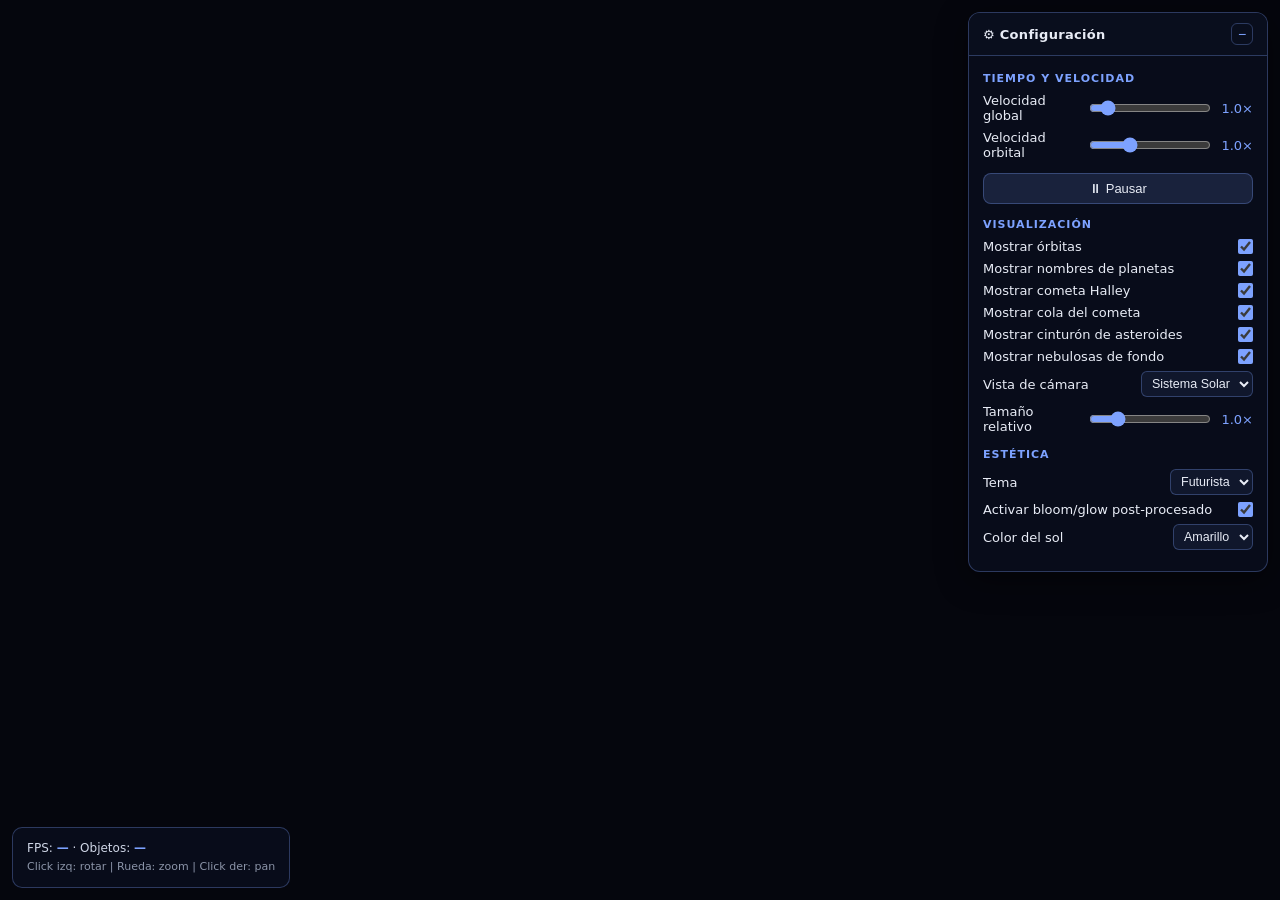
<file: Opencode-GLM-5.3/index.html>
<!DOCTYPE html>
<html lang="es">
<head>
<meta charset="UTF-8">
<meta name="viewport" content="width=device-width, initial-scale=1.0">
<meta name="description" content="Simulación 3D del Sistema Solar con cometa Halley, cinturón de asteroides y nebulosas, hecha con BabylonJS. Entrada Opencode-GLM-5.3 del benchmark Universo-Arena.">
<title>Universo 3D — Sistema Solar y cometa Halley | BabylonJS</title>
<style>
  /* ---------- Reset y base ---------- */
  * { margin: 0; padding: 0; box-sizing: border-box; }
  html, body { width: 100%; height: 100%; overflow: hidden; background: #05060d; }
  body {
    font-family: system-ui, -apple-system, "Segoe UI", Roboto, sans-serif;
    /* Tema por defecto: futurista */
    --acento: #7da2ff;
    --borde: rgba(125, 162, 255, 0.3);
    --fondo: rgba(10, 15, 30, 0.85);
  }
  body[data-tema="clasico"] {
    --acento: #d9b36c;
    --borde: rgba(217, 179, 108, 0.35);
    --fondo: rgba(26, 20, 12, 0.88);
  }
  body[data-tema="oscuro"] {
    --acento: #9aa3ad;
    --borde: rgba(150, 160, 170, 0.3);
    --fondo: rgba(10, 10, 12, 0.9);
  }

  /* ---------- Canvas ---------- */
  #renderCanvas { width: 100vw; height: 100vh; display: block; outline: none; touch-action: none; }

  /* ---------- Panel de configuración ---------- */
  #panel {
    position: fixed; top: 12px; right: 12px; width: 300px;
    max-height: calc(100vh - 24px); overflow-y: auto;
    background: var(--fondo); border: 1px solid var(--borde); border-radius: 12px;
    backdrop-filter: blur(12px); -webkit-backdrop-filter: blur(12px);
    color: #e8ecf6; font-size: 13px; z-index: 10;
    box-shadow: 0 8px 32px rgba(0, 0, 0, 0.45);
  }
  #panelHeader {
    display: flex; justify-content: space-between; align-items: center;
    padding: 10px 14px; border-bottom: 1px solid var(--borde);
    font-weight: 600; letter-spacing: 0.3px;
    position: sticky; top: 0; background: inherit; z-index: 2;
  }
  #panelToggle {
    background: none; border: 1px solid var(--borde); color: var(--acento);
    border-radius: 6px; width: 22px; height: 22px; cursor: pointer; line-height: 1; font-size: 14px;
  }
  #panelBody { padding: 2px 14px 14px; }
  body.panel-colapsado #panelBody { display: none; }
  #panel h3 {
    font-size: 11px; text-transform: uppercase; letter-spacing: 1px;
    color: var(--acento); margin: 14px 0 8px; font-weight: 600;
  }
  .control { display: flex; justify-content: space-between; align-items: center; gap: 8px; margin: 7px 0; }
  .control label { flex: 1; cursor: pointer; }
  .control .valor { color: var(--acento); font-variant-numeric: tabular-nums; min-width: 34px; text-align: right; }
  input[type="range"] { width: 122px; accent-color: var(--acento); cursor: pointer; }
  input[type="checkbox"] { accent-color: var(--acento); width: 15px; height: 15px; cursor: pointer; flex-shrink: 0; }
  select {
    background: rgba(18, 26, 46, 0.92); color: #e8ecf6; border: 1px solid var(--borde);
    border-radius: 6px; padding: 4px 6px; font-size: 12.5px; max-width: 158px; cursor: pointer;
  }
  body[data-tema="clasico"] select, body[data-tema="oscuro"] select { background: rgba(30, 28, 24, 0.92); }
  button.accion {
    width: 100%; margin-top: 6px; padding: 7px 0;
    background: rgba(125, 162, 255, 0.15); border: 1px solid var(--borde); color: #e8ecf6;
    border-radius: 8px; cursor: pointer; font-size: 13px; transition: background 0.15s;
  }
  button.accion:hover { background: rgba(125, 162, 255, 0.32); }

  /* ---------- Panel de información ---------- */
  #info {
    position: fixed; left: 12px; bottom: 12px;
    background: var(--fondo); border: 1px solid var(--borde); border-radius: 10px;
    backdrop-filter: blur(10px); -webkit-backdrop-filter: blur(10px);
    padding: 10px 14px; color: #cfd6e6; font-size: 12px; line-height: 1.7;
    pointer-events: none; z-index: 10;
  }
  #info b { color: var(--acento); font-weight: 600; }
  .ayuda { color: #8b94a8; font-size: 11px; }

  /* ---------- Scrollbar personalizado ---------- */
  #panel::-webkit-scrollbar { width: 6px; }
  #panel::-webkit-scrollbar-track { background: transparent; }
  #panel::-webkit-scrollbar-thumb { background: var(--borde); border-radius: 3px; }

  /* ---------- Responsive: panel colapsable ---------- */
  @media (max-width: 600px) {
    #panel { width: calc(100vw - 24px); }
  }
</style>
</head>
<body>
<canvas id="renderCanvas"></canvas>

<div id="panel">
  <div id="panelHeader"><span>⚙ Configuración</span><button id="panelToggle" title="Plegar/desplegar panel">−</button></div>
  <div id="panelBody">

    <h3>Tiempo y velocidad</h3>
    <div class="control">
      <label for="velGlobal">Velocidad global</label>
      <input type="range" id="velGlobal" min="0" max="10" step="0.1" value="1">
      <span class="valor" id="velGlobalValor">1.0×</span>
    </div>
    <div class="control">
      <label for="velOrbital">Velocidad orbital</label>
      <input type="range" id="velOrbital" min="0.1" max="3" step="0.1" value="1">
      <span class="valor" id="velOrbitalValor">1.0×</span>
    </div>
    <button class="accion" id="btnPausar">⏸ Pausar</button>

    <h3>Visualización</h3>
    <div class="control"><label for="cbOrbitas">Mostrar órbitas</label><input type="checkbox" id="cbOrbitas" checked></div>
    <div class="control"><label for="cbNombres">Mostrar nombres de planetas</label><input type="checkbox" id="cbNombres" checked></div>
    <div class="control"><label for="cbCometa">Mostrar cometa Halley</label><input type="checkbox" id="cbCometa" checked></div>
    <div class="control"><label for="cbCola">Mostrar cola del cometa</label><input type="checkbox" id="cbCola" checked></div>
    <div class="control"><label for="cbCinturon">Mostrar cinturón de asteroides</label><input type="checkbox" id="cbCinturon" checked></div>
    <div class="control"><label for="cbNebulosas">Mostrar nebulosas de fondo</label><input type="checkbox" id="cbNebulosas" checked></div>
    <div class="control">
      <label for="selVista">Vista de cámara</label>
      <select id="selVista">
        <option value="sistema" selected>Sistema Solar</option>
        <option value="sol">Sol cercano</option>
        <option value="tierra">Tierra</option>
        <option value="saturno">Saturno</option>
        <option value="panoramica">Panorámica</option>
        <option value="halley">Halley</option>
      </select>
    </div>
    <div class="control">
      <label for="tamPlanetas">Tamaño relativo</label>
      <input type="range" id="tamPlanetas" min="0.5" max="3" step="0.1" value="1">
      <span class="valor" id="tamPlanetasValor">1.0×</span>
    </div>

    <h3>Estética</h3>
    <div class="control">
      <label for="selTema">Tema</label>
      <select id="selTema">
        <option value="futurista" selected>Futurista</option>
        <option value="clasico">Clásico</option>
        <option value="oscuro">Oscuro</option>
      </select>
    </div>
    <div class="control"><label for="cbBloom">Activar bloom/glow post-procesado</label><input type="checkbox" id="cbBloom" checked></div>
    <div class="control">
      <label for="selSol">Color del sol</label>
      <select id="selSol">
        <option value="blanco">Blanco</option>
        <option value="amarillo" selected>Amarillo</option>
        <option value="naranja">Naranja</option>
        <option value="rojo">Rojo</option>
      </select>
    </div>

  </div>
</div>

<div id="info">
  <div>FPS: <b id="infoFps">—</b> · Objetos: <b id="infoObjetos">—</b></div>
  <div class="ayuda">Click izq: rotar | Rueda: zoom | Click der: pan</div>
</div>

<script src="https://cdn.babylonjs.com/babylon.js"></script>
<script>
"use strict";
/* ════════════════════════════════════════════════════════════════
   UNIVERSO 3D — Simulación del Sistema Solar con BabylonJS
   Entrada del benchmark: Opencode-GLM-5.3
   Física: Sol en el foco de la elipse (x = a·cosE − a·e, z = −b·senE),
   velocidad orbital kepleriana (T ∝ √a³) y cola del cometa
   recalculada cada frame en dirección opuesta al Sol.
   ════════════════════════════════════════════════════════════════ */

/* ── 1. CONSTANTES Y DATOS ─────────────────────────────────────── */

/** Semieje de la Tierra, referencia para escalar los períodos (unidades de escena). */
const DISTANCIA_TIERRA = 28.5;
/** Período orbital de la Tierra en segundos (Kepler: T ∝ √a³). */
const PERIODO_TIERRA = 6;
/** Conversión grados sexagesimales → radianes. */
const RAD = Math.PI / 180;

/** Datos de los cuerpos: 8 planetas + Plutón (planeta enano). */
const PLANETS = [
  { name: "Mercurio", distance: 16,   size: 0.55, color: [0.62, 0.60, 0.58], speed: 1, tilt: 0.03,  hasRings: false, ringColor: null,
    ecc: 0.206, incl: 7.0,  phase: 2.10, spin: 0.35, texture: null,     atmosphere: null },
  { name: "Venus",    distance: 22,   size: 0.95, color: [0.92, 0.75, 0.45], speed: 1, tilt: 177.4, hasRings: false, ringColor: null,
    ecc: 0.007, incl: 3.4,  phase: 4.40, spin: 0.10, texture: "venus",  atmosphere: { color: [0.95, 0.85, 0.55], alpha: 0.10 } },
  { name: "Tierra",   distance: 28.5, size: 1.05, color: [0.20, 0.45, 0.85], speed: 1, tilt: 23.4,  hasRings: false, ringColor: null,
    ecc: 0.017, incl: 0.0,  phase: 0.60, spin: 1.20, texture: "tierra", atmosphere: { color: [0.35, 0.65, 1.00], alpha: 0.22 } },
  { name: "Marte",    distance: 35.5, size: 0.75, color: [0.80, 0.35, 0.20], speed: 1, tilt: 25.2,  hasRings: false, ringColor: null,
    ecc: 0.093, incl: 1.9,  phase: 3.60, spin: 1.10, texture: "marte",  atmosphere: { color: [1.00, 0.55, 0.30], alpha: 0.10 } },
  { name: "Júpiter",  distance: 60,   size: 3.40, color: [0.85, 0.72, 0.55], speed: 1, tilt: 3.1,   hasRings: false, ringColor: null,
    ecc: 0.049, incl: 1.3,  phase: 5.30, spin: 2.40, texture: "jupiter", atmosphere: null },
  { name: "Saturno",  distance: 78,   size: 2.90, color: [0.90, 0.80, 0.60], speed: 1, tilt: 26.7,  hasRings: true,  ringColor: [0.85, 0.75, 0.55],
    ecc: 0.057, incl: 2.5,  phase: 1.60, spin: 2.20, texture: "saturno", atmosphere: null },
  { name: "Urano",    distance: 95,   size: 1.90, color: [0.55, 0.85, 0.85], speed: 1, tilt: 97.8,  hasRings: false, ringColor: null,
    ecc: 0.046, incl: 0.8,  phase: 4.90, spin: 1.50, texture: null,     atmosphere: { color: [0.60, 0.90, 0.90], alpha: 0.08 } },
  { name: "Neptuno",  distance: 110,  size: 1.85, color: [0.20, 0.35, 0.85], speed: 1, tilt: 28.3,  hasRings: false, ringColor: null,
    ecc: 0.010, incl: 1.8,  phase: 2.80, spin: 1.50, texture: null,     atmosphere: { color: [0.35, 0.50, 1.00], alpha: 0.12 } },
  { name: "Plutón",   distance: 125,  size: 0.50, color: [0.65, 0.60, 0.55], speed: 1, tilt: 122.5, hasRings: false, ringColor: null,
    ecc: 0.249, incl: 17.2, phase: 0.20, spin: 0.40, texture: null,     atmosphere: null }
];

/** Parámetros orbitales del cometa Halley (excentricidad exagerada a 0.85). */
const HALLEY = { a: 70, e: 0.85, periodo: 18, incl: 18, phase: -0.45 };
/** Velocidad angular media del cometa (rad/s) y su anomalía media acumulada. */
const N_HALLEY = (Math.PI * 2) / HALLEY.periodo;
let anomaliaHalley = HALLEY.phase;

/** Paletas de las nebulosas de fondo (rosas / morados / azules). */
const PALETAS_NEBULOSAS = [
  ["#ff6ec7", "#6b21a8"],
  ["#3b82f6", "#7c3aed"],
  ["#ec4899", "#3b82f6"],
  ["#8b5cf6", "#0ea5e9"],
  ["#f472b6", "#4c1d95"]
];

/** Colores disponibles para el sol. */
const COLORES_SOL = {
  blanco:  [1.00, 1.00, 1.00],
  amarillo:[1.00, 0.82, 0.35],
  naranja: [1.00, 0.55, 0.18],
  rojo:    [1.00, 0.32, 0.22]
};

/** Estado mutable de la simulación, gobernado por el panel. */
const ESTADO = {
  velGlobal: 1,      // multiplicador de todas las animaciones
  multOrbital: 1,    // multiplicador extra solo del movimiento orbital
  pausado: false
};

/* ── 2. ENGINE + ESCENA ────────────────────────────────────────── */

const canvas = document.getElementById("renderCanvas");
const engine = new BABYLON.Engine(canvas, true, { stencil: true });
const scene  = new BABYLON.Scene(engine);
scene.clearColor = new BABYLON.Color4(0.02, 0.02, 0.06, 1);

/* Referencias globales de los cuerpos creados por las funciones de abajo. */
let camera, luzSolar, luzHemi;
let solNucleo, coronaEmitter = null, coronaFallback = null;
const planetas = [];        // { datos, pivot, root, tiltN, mesh, M, n }
const mapaPlanetas = {};    // nombre → objeto de planetas
const lineasOrbitales = []; // LinesMesh de todas las órbitas
const etiquetas = [];       // planos de texto flotantes
let cinturonRaiz, cinturonBase;
const asteroides = [];      // { inst, radio, ang, n, y, sx, sy, sz }
let halleyPivot, halleyRaiz, halleyNucleo, colaSistema, lineaHalley;
let nebulosasRaiz;
let pipeline = null, glowLayer = null;
let tiempoSim = 0;

/** Vector temporal reutilizado para no crear basura cada frame. */
const _vCola = new BABYLON.Vector3();

/* ── 3. CÁMARA ─────────────────────────────────────────────────── */

/**
 * Crea la ArcRotateCamera con auto-rotación y límites de zoom.
 */
function createCamera() {
  camera = new BABYLON.ArcRotateCamera("camara", -Math.PI / 2.6, 1.12, 180, BABYLON.Vector3.Zero(), scene);
  camera.attachControl(canvas, true);
  camera.lowerRadiusLimit = 30;
  camera.upperRadiusLimit = 2000;
  camera.wheelPrecision = 15;      // zoom suave, no brusco
  camera.minZ = 0.5;
  camera.maxZ = 20000;             // que no recorten estrellas ni nebulosas
  camera.useAutoRotationBehavior = true;
  camera.autoRotationBehavior.idleRotationSpeed = 0.03;
  camera.autoRotationBehavior.idleRotationWaitTimeMs = 2500;
}

/* ── 4. LUCES ──────────────────────────────────────────────────── */

/**
 * Luz hemisférica tenue (lado oscuro legible) + PointLight solar cálida.
 */
function createLights() {
  luzHemi = new BABYLON.HemisphericLight("hemi", new BABYLON.Vector3(0, 1, 0), scene);
  luzHemi.intensity = 0.1;
  luzHemi.groundColor = new BABYLON.Color3(0.02, 0.02, 0.05);

  luzSolar = new BABYLON.PointLight("luzSol", BABYLON.Vector3.Zero(), scene);
  luzSolar.intensity = 2.0;
  luzSolar.diffuse = new BABYLON.Color3(1, 0.95, 0.85);
  luzSolar.specular = new BABYLON.Color3(1, 0.95, 0.85);
}

/* ── 5. HELPERS (física y texturas procedurales) ───────────────── */

/**
 * Resuelve la ecuación de Kepler M = E − e·senE por Newton-Raphson.
 * @param {number} M - Anomalía media (rad).
 * @param {number} e  - Excentricidad.
 * @returns {number} Anomalía excéntrica E (rad).
 */
function resolverKepler(M, e) {
  // Arranque robusto: con e alta, Newton desde π converge siempre.
  let E = e > 0.8 ? Math.PI : M;
  for (let i = 0; i < 5; i++) {
    E -= (E - e * Math.sin(E) - M) / (1 - e * Math.cos(E));
  }
  return E;
}

/**
 * Posición sobre la elipse con el Sol en el FOCO (no en el centro).
 * Sistema levógiro de Babylon: z negativa para que la revolución gire
 * en el mismo sentido que una rotación positiva sobre Y.
 * @param {number} a - Semieje mayor.
 * @param {number} e - Excentricidad.
 * @param {number} E - Anomalía excéntrica.
 * @param {BABYLON.Vector3} salida - Vector donde se escribe el resultado.
 */
function posicionElipse(a, e, E, salida) {
  const b = a * Math.sqrt(1 - e * e);
  salida.set(a * (Math.cos(E) - e), 0, -b * Math.sin(E));
}

/**
 * Textura de etiqueta: texto blanco brillante sobre fondo transparente.
 * @param {string} texto - Nombre del planeta.
 * @returns {BABYLON.DynamicTexture}
 */
function makeLabelTexture(texto) {
  const tex = new BABYLON.DynamicTexture("tex_" + texto, { width: 256, height: 64 }, scene, true);
  tex.hasAlpha = true;
  const ctx = tex.getContext();
  ctx.font = "bold 30px system-ui, sans-serif";
  ctx.textAlign = "center";
  ctx.shadowColor = "rgba(180, 210, 255, 0.9)";
  ctx.shadowBlur = 8;
  ctx.fillStyle = "#ffffff";
  ctx.fillText(texto, 128, 42);
  tex.update();
  return tex;
}

/**
 * Textura de destello radial (blanco al centro → transparente) para partículas.
 * @returns {BABYLON.DynamicTexture}
 */
function makeFlareTexture() {
  const tex = new BABYLON.DynamicTexture("tex_flare", { width: 64, height: 64 }, scene, true);
  tex.hasAlpha = true;
  const ctx = tex.getContext();
  const g = ctx.createRadialGradient(32, 32, 0, 32, 32, 32);
  g.addColorStop(0, "rgba(255,255,255,1)");
  g.addColorStop(0.35, "rgba(255,255,255,0.55)");
  g.addColorStop(1, "rgba(255,255,255,0)");
  ctx.fillStyle = g;
  ctx.fillRect(0, 0, 64, 64);
  tex.update();
  return tex;
}

/** Textura de destello compartida (estrellas, cola, corona fallback). */
let TEXTURA_FLARE = null;

/**
 * Textura de nebulosa: manchas radiales suaves con dos colores dados.
 * @param {string} c1 - Color del núcleo (CSS).
 * @param {string} c2 - Color del halo (CSS).
 * @returns {BABYLON.DynamicTexture}
 */
function makeNebulaTexture(c1, c2) {
  const tex = new BABYLON.DynamicTexture("tex_nebulosa", { width: 512, height: 512 }, scene, true);
  tex.hasAlpha = true;
  const ctx = tex.getContext();
  ctx.globalCompositeOperation = "lighter";
  const mancha = (x, y, r, color, alpha) => {
    const g = ctx.createRadialGradient(x, y, 0, x, y, r);
    g.addColorStop(0, color.replace("1)", alpha + ")"));
    g.addColorStop(1, color.replace("1)", "0)"));
    ctx.fillStyle = g;
    ctx.fillRect(x - r, y - r, r * 2, r * 2);
  };
  for (let i = 0; i < 7; i++) {
    mancha(140 + Math.random() * 230, 140 + Math.random() * 230, 90 + Math.random() * 110, "rgba(255,110,199,1)".replace("255,110,199", c1.slice(1).match(/../g).map(h => parseInt(h, 16)).join(",")), 0.16);
  }
  for (let i = 0; i < 6; i++) {
    const rgb2 = c2.slice(1).match(/../g).map(h => parseInt(h, 16)).join(",");
    mancha(120 + Math.random() * 270, 120 + Math.random() * 270, 110 + Math.random() * 130, "rgba(" + rgb2 + ",1)", 0.14);
  }
  tex.update();
  return tex;
}

/**
 * Texturas procedurales por planeta (bandas, continentes, casquetes…).
 * @param {string} tipo - Clave texture del array PLANETS.
 * @returns {BABYLON.DynamicTexture|null}
 */
function makeTexturaPlaneta(tipo) {
  if (!tipo) return null;
  const tex = new BABYLON.DynamicTexture("tex_" + tipo, { width: 256, height: 128 }, scene, true);
  const ctx = tex.getContext();
  if (tipo === "tierra") {
    ctx.fillStyle = "#1a4d9e"; ctx.fillRect(0, 0, 256, 128);
    ctx.fillStyle = "#2e8b2e";
    for (let i = 0; i < 14; i++) {
      ctx.beginPath();
      ctx.ellipse(Math.random() * 256, 25 + Math.random() * 78, 8 + Math.random() * 22, 5 + Math.random() * 12, Math.random() * 3, 0, Math.PI * 2);
      ctx.fill();
    }
    ctx.fillStyle = "rgba(255,255,255,0.85)";
    ctx.fillRect(0, 0, 256, 9); ctx.fillRect(0, 119, 256, 9);
    ctx.fillStyle = "rgba(255,255,255,0.22)";
    for (let i = 0; i < 10; i++) {
      ctx.beginPath();
      ctx.ellipse(Math.random() * 256, Math.random() * 128, 12 + Math.random() * 18, 4 + Math.random() * 6, 0, 0, Math.PI * 2);
      ctx.fill();
    }
  } else if (tipo === "jupiter") {
    const bandas = ["#d8c39a", "#b98a5e", "#e8d9c0", "#a9714b", "#d9c8a6", "#c19a6b", "#e3d3b5", "#b07d52"];
    const alto = 128 / bandas.length;
    bandas.forEach((c, i) => { ctx.fillStyle = c; ctx.fillRect(0, i * alto, 256, alto + 1); });
    ctx.fillStyle = "#c0392b"; // Gran Mancha Roja
    ctx.beginPath(); ctx.ellipse(178, 82, 16, 8, 0, 0, Math.PI * 2); ctx.fill();
    ctx.strokeStyle = "rgba(120,80,50,0.35)"; ctx.lineWidth = 2;
    ctx.beginPath(); ctx.ellipse(178, 82, 22, 11, 0, 0, Math.PI * 2); ctx.stroke();
  } else if (tipo === "saturno") {
    const bandas = ["#e8d9a8", "#d9c088", "#efe3bb", "#cdb178", "#e5d5a2", "#d4b980"];
    const alto = 128 / bandas.length;
    bandas.forEach((c, i) => { ctx.fillStyle = c; ctx.fillRect(0, i * alto, 256, alto + 1); });
  } else if (tipo === "venus") {
    ctx.fillStyle = "#e8c07a"; ctx.fillRect(0, 0, 256, 128);
    ctx.fillStyle = "rgba(255,240,200,0.30)";
    for (let i = 0; i < 12; i++) {
      ctx.beginPath();
      ctx.ellipse(Math.random() * 256, Math.random() * 128, 20 + Math.random() * 40, 6 + Math.random() * 10, Math.random() * 3, 0, Math.PI * 2);
      ctx.fill();
    }
  } else if (tipo === "marte") {
    ctx.fillStyle = "#b5432a"; ctx.fillRect(0, 0, 256, 128);
    ctx.fillStyle = "rgba(70,30,20,0.35)";
    for (let i = 0; i < 10; i++) {
      ctx.beginPath();
      ctx.ellipse(Math.random() * 256, 20 + Math.random() * 88, 10 + Math.random() * 24, 5 + Math.random() * 10, 0, 0, Math.PI * 2);
      ctx.fill();
    }
    ctx.fillStyle = "rgba(255,255,255,0.8)";
    ctx.fillRect(0, 0, 256, 6); ctx.fillRect(0, 122, 256, 6);
  }
  tex.update();
  return tex;
}

/* ── 6. ESTRELLAS DE FONDO ─────────────────────────────────────── */

/**
 * Crea 3500 estrellas estáticas (dos tonalidades) distribuidas en una
 * caja de 2000×2000×2000 mediante ParticleSystem de un solo estallido.
 */
function createStars() {
  const crearSistema = (capacidad, color1, color2, minSize, maxSize) => {
    const ps = new BABYLON.ParticleSystem("estrellas", capacidad, scene);
    ps.particleTexture = TEXTURA_FLARE;
    ps.emitter = BABYLON.Vector3.Zero();
    ps.minEmitBox = new BABYLON.Vector3(-1000, -1000, -1000);
    ps.maxEmitBox = new BABYLON.Vector3(1000, 1000, 1000);
    ps.color1 = color1;
    ps.color2 = color2;
    ps.colorDead = new BABYLON.Color4(0, 0, 0, 0);
    ps.minSize = minSize;
    ps.maxSize = maxSize;
    ps.minLifeTime = 10000000;   // vida prácticamente infinita: estrellas fijas
    ps.maxLifeTime = 10000000;
    ps.emitRate = 100000;
    ps.targetStopDuration = 0.02; // un solo estallido y se quedan quietas
    ps.disposeOnStop = false;
    ps.direction1 = BABYLON.Vector3.Zero();
    ps.direction2 = BABYLON.Vector3.Zero();
    ps.minEmitPower = 0;
    ps.maxEmitPower = 0;
    ps.gravity = BABYLON.Vector3.Zero();
    ps.blendMode = BABYLON.ParticleSystem.BLENDMODE_ADD;
    ps.start();
    return ps;
  };
  // Blancas-azuladas (mayoría) + cálidas amarillentas.
  crearSistema(2600, new BABYLON.Color4(1, 1, 1, 1), new BABYLON.Color4(0.72, 0.82, 1, 1), 2.0, 7.0);
  crearSistema(900,  new BABYLON.Color4(1, 0.96, 0.8, 1), new BABYLON.Color4(1, 0.85, 0.55, 1), 2.0, 6.0);
}

/* ── 7. SOL CENTRAL ────────────────────────────────────────────── */

/**
 * Crea el Sol: núcleo emisivo, PointLight ya creada, y corona con
 * ParticleHelper ("sun") con degradación elegante a una corona propia
 * si el efecto del CDN no está disponible.
 */
function createSun() {
  solNucleo = BABYLON.MeshBuilder.CreateSphere("Sol", { diameter: 6, segments: 32 }, scene);
  const mat = new BABYLON.StandardMaterial("matSol", scene);
  mat.emissiveColor = new BABYLON.Color3(...COLORES_SOL.amarillo);
  mat.diffuseColor = BABYLON.Color3.Black();
  mat.disableLighting = true;
  solNucleo.material = mat;

  try {
    BABYLON.ParticleHelper.CreateAsync("sun", scene).then((set) => {
      coronaEmitter = set.emitterNode;
      coronaEmitter.scaling.setAll(0.55);
      for (const sistema of set.systems) {
        sistema.minSize *= 0.6;
        sistema.maxSize *= 0.8;
      }
      set.start();
    }).catch((err) => {
      console.error("ParticleHelper no disponible, usando corona propia:", err);
      crearCoronaFallback();
    });
  } catch (err) {
    console.error("ParticleHelper no disponible, usando corona propia:", err);
    crearCoronaFallback();
  }
}

/**
 * Corona solar de respaldo con ParticleSystem y textura flare procedural.
 */
function crearCoronaFallback() {
  const ps = new BABYLON.ParticleSystem("coronaSol", 800, scene);
  ps.particleTexture = TEXTURA_FLARE;
  ps.emitter = solNucleo;
  ps.minEmitBox = new BABYLON.Vector3(-2.6, -2.6, -2.6);
  ps.maxEmitBox = new BABYLON.Vector3(2.6, 2.6, 2.6);
  ps.color1 = new BABYLON.Color4(1, 0.75, 0.3, 0.9);
  ps.color2 = new BABYLON.Color4(1, 0.45, 0.15, 0.7);
  ps.colorDead = new BABYLON.Color4(0.6, 0.15, 0, 0);
  ps.minSize = 1.6;
  ps.maxSize = 3.4;
  ps.minLifeTime = 0.7;
  ps.maxLifeTime = 1.5;
  ps.emitRate = 350;
  ps.direction1 = new BABYLON.Vector3(-1, 0.4, -1);
  ps.direction2 = new BABYLON.Vector3(1, 1.4, 1);
  ps.minEmitPower = 0.2;
  ps.maxEmitPower = 0.7;
  ps.gravity = BABYLON.Vector3.Zero();
  ps.blendMode = BABYLON.ParticleSystem.BLENDMODE_ADD;
  ps.start();
  coronaFallback = ps;
}

/* ── 8. PLANETAS ───────────────────────────────────────────────── */

/**
 * Crea los 9 cuerpos del array PLANETS: esfera + eje inclinado +
 * atmósfera opcional + etiqueta flotante. Los anillos de Saturno
 * se añaden aparte (createSaturnRings).
 */
function createPlanets() {
  for (const datos of PLANETS) {
    // Plano orbital ligeramente inclinado respecto al ecuador solar.
    const pivot = new BABYLON.TransformNode("plano_" + datos.name, scene);
    pivot.rotation.x = datos.incl * RAD;

    // Raíz que se traslada sobre la elipse (Sol en el foco).
    const root = new BABYLON.TransformNode(datos.name, scene);
    root.parent = pivot;

    // Nodo del eje axial: la rotación propia se aplica dentro de él.
    const tiltN = new BABYLON.TransformNode("eje_" + datos.name, scene);
    tiltN.parent = root;
    tiltN.rotation.z = datos.tilt * RAD;

    const mesh = BABYLON.MeshBuilder.CreateSphere(datos.name + "_malla", { diameter: datos.size, segments: 24 }, scene);
    mesh.parent = tiltN;

    const mat = new BABYLON.StandardMaterial("mat_" + datos.name, scene);
    const tex = makeTexturaPlaneta(datos.texture);
    if (tex) {
      mat.diffuseTexture = tex;
    } else {
      mat.diffuseColor = new BABYLON.Color3(...datos.color);
    }
    mat.emissiveColor = new BABYLON.Color3(datos.color[0] * 0.06, datos.color[1] * 0.06, datos.color[2] * 0.06);
    mat.specularColor = new BABYLON.Color3(0.04, 0.04, 0.05);
    mesh.material = mat;

    // Atmósfera opcional: cáscara mayor semitransparente emisiva.
    if (datos.atmosphere) {
      const atm = BABYLON.MeshBuilder.CreateSphere("atm_" + datos.name, { diameter: datos.size * 1.18, segments: 16 }, scene);
      atm.parent = root;
      const matAtm = new BABYLON.StandardMaterial("matAtm_" + datos.name, scene);
      matAtm.emissiveColor = new BABYLON.Color3(...datos.atmosphere.color);
      matAtm.alpha = datos.atmosphere.alpha;
      matAtm.disableLighting = true;
      matAtm.backFaceCulling = false;
      atm.material = matAtm;
    }

    // Etiqueta flotante billboard con el nombre.
    const etiqueta = BABYLON.MeshBuilder.CreatePlane("lbl_" + datos.name, { width: 7, height: 1.75 }, scene);
    etiqueta.parent = root;
    etiqueta.position.y = datos.size + 1.9;
    etiqueta.billboardMode = BABYLON.Mesh.BILLBOARDMODE_ALL;
    const matLbl = new BABYLON.StandardMaterial("matLbl_" + datos.name, scene);
    const texLbl = makeLabelTexture(datos.name);
    matLbl.emissiveTexture = texLbl;
    matLbl.opacityTexture = texLbl;
    matLbl.disableLighting = true;
    etiqueta.material = matLbl;
    etiquetas.push(etiqueta);

    // Kepler simplificado: T ∝ √a³ con la Tierra como referencia.
    const periodo = PERIODO_TIERRA * Math.pow(datos.distance / DISTANCIA_TIERRA, 1.5);
    const objeto = {
      datos, pivot, root, tiltN, mesh,
      M: datos.phase,
      n: (2 * Math.PI) / periodo * datos.speed
    };
    planetas.push(objeto);
    mapaPlanetas[datos.name] = objeto;
    posicionElipse(datos.distance, datos.ecc, datos.phase, root.position);
  }
}

/* ── 9. ÓRBITAS ────────────────────────────────────────────────── */

/**
 * Dibuja las órbitas elípticas (Sol en el foco) como LinesMesh,
 * cada una hija del plano orbital incluido de su planeta.
 */
function createOrbits() {
  const puntos = [];
  for (const { datos, pivot } of planetas) {
    puntos.length = 0;
    for (let i = 0; i <= 128; i++) {
      const E = (i / 128) * Math.PI * 2;
      const b = datos.distance * Math.sqrt(1 - datos.ecc * datos.ecc);
      puntos.push(new BABYLON.Vector3(
        datos.distance * (Math.cos(E) - datos.ecc), 0, -b * Math.sin(E)
      ));
    }
    const linea = BABYLON.MeshBuilder.CreateLines("orbita_" + datos.name, { points: puntos.slice() }, scene);
    linea.color = new BABYLON.Color3(0.35, 0.45, 0.7);
    linea.alpha = 0.35;
    linea.parent = pivot;
    lineasOrbitales.push(linea);
  }
}

/* ── 10. CINTURÓN DE ASTEROIDES ────────────────────────────────── */

/**
 * Crea el cinturón (280 asteroides) con instancing real de una misma
 * malla baja: una sola geometría y un solo material en memoria.
 */
function createAsteroidBelt() {
  cinturonRaiz = new BABYLON.TransformNode("cinturon", scene);
  cinturonBase = BABYLON.MeshBuilder.CreateSphere("asteroideBase", { diameter: 0.45, segments: 4 }, scene);
  const mat = new BABYLON.StandardMaterial("matAsteroide", scene);
  mat.diffuseColor = new BABYLON.Color3(0.45, 0.42, 0.38);
  mat.specularColor = new BABYLON.Color3(0.02, 0.02, 0.02);
  cinturonBase.material = mat;
  cinturonBase.parent = cinturonRaiz;
  cinturonBase.setEnabled(false); // la base no se dibuja; sí sus instancias

  for (let i = 0; i < 280; i++) {
    const inst = cinturonBase.createInstance("asteroide_" + i);
    inst.parent = cinturonRaiz;
    const radio = 42 + Math.random() * 10;
    const escala = 0.5 + Math.random() * 0.8;
    inst.scaling.set(escala * (0.7 + Math.random() * 0.6), escala * (0.7 + Math.random() * 0.6), escala);
    const periodo = PERIODO_TIERRA * Math.pow(radio / DISTANCIA_TIERRA, 1.5);
    asteroides.push({
      inst,
      radio,
      ang: Math.random() * Math.PI * 2,
      n: (2 * Math.PI) / periodo,
      y: (Math.random() - 0.5) * 3.4,
      sx: (Math.random() - 0.5) * 1.2,
      sy: (Math.random() - 0.5) * 1.2,
      sz: (Math.random() - 0.5) * 1.2
    });
  }
}

/* ── 11. ANILLOS DE SATURNO ────────────────────────────────────── */

/**
 * Añade dos anillos (torus) alrededor de Saturno, hijos de su eje
 * inclinado para que acompañen la inclinación axial del planeta.
 * @param {object} datos - Entrada de PLANETS con hasRings.
 */
function createSaturnRings(datos) {
  const planeta = mapaPlanetas[datos.name];
  const anillo = (nombre, diametro, grosor, alfa) => {
    const torus = BABYLON.MeshBuilder.CreateTorus(nombre, { diameter: diametro, thickness: grosor, tessellation: 64 }, scene);
    torus.parent = planeta.tiltN;
    const mat = new BABYLON.StandardMaterial(nombre + "_mat", scene);
    mat.diffuseColor = new BABYLON.Color3(...datos.ringColor);
    mat.emissiveColor = new BABYLON.Color3(datos.ringColor[0] * 0.3, datos.ringColor[1] * 0.3, datos.ringColor[2] * 0.3);
    mat.specularColor = new BABYLON.Color3(0.02, 0.02, 0.02);
    mat.alpha = alfa;
    torus.material = mat;
  };
  anillo("anillo_Saturno_1", datos.size * 2.45, 0.38, 0.8);
  anillo("anillo_Saturno_2", datos.size * 2.95, 0.14, 0.55);
}

/* ── 12. COMETA HALLEY ─────────────────────────────────────────── */

/**
 * Crea el cometa Halley: órbita muy excéntrica (e = 0.85) con el Sol
 * en el foco, núcleo emisivo y cola de 1200 partículas cuya dirección
 * se recalcula cada frame para apuntar SIEMPRE lejos del Sol.
 */
function createHalley() {
  halleyPivot = new BABYLON.TransformNode("plano_Halley", scene);
  halleyPivot.rotation.x = HALLEY.incl * RAD;
  halleyPivot.rotation.y = 0.6; // orienta el perihelio para la vista inicial

  halleyRaiz = new BABYLON.TransformNode("raiz_Halley", scene);
  halleyRaiz.parent = halleyPivot;

  halleyNucleo = BABYLON.MeshBuilder.CreateSphere("CometaHalley", { diameter: 0.5, segments: 16 }, scene);
  halleyNucleo.parent = halleyRaiz;
  const mat = new BABYLON.StandardMaterial("mat_Halley", scene);
  mat.emissiveColor = new BABYLON.Color3(0.85, 0.92, 1.0);
  mat.diffuseColor = BABYLON.Color3.Black();
  mat.disableLighting = true;
  halleyNucleo.material = mat;

  // Cola de iones: gradiente blanco (cerca) → azul-cian → transparente.
  colaSistema = new BABYLON.ParticleSystem("colaIonesHalley", 1200, scene);
  colaSistema.particleTexture = TEXTURA_FLARE;
  colaSistema.emitter = halleyNucleo;
  colaSistema.minEmitBox = new BABYLON.Vector3(-0.25, -0.25, -0.25);
  colaSistema.maxEmitBox = new BABYLON.Vector3(0.25, 0.25, 0.25);
  colaSistema.addColorGradient(0.0, new BABYLON.Color4(1, 1, 1, 1));
  colaSistema.addColorGradient(0.3, new BABYLON.Color4(0.75, 0.9, 1, 0.85));
  colaSistema.addColorGradient(1.0, new BABYLON.Color4(0.2, 0.5, 1, 0));
  colaSistema.colorDead = new BABYLON.Color4(0.1, 0.3, 0.8, 0);
  colaSistema.addSizeGradient(0.0, 0.9);
  colaSistema.addSizeGradient(1.0, 2.0);
  colaSistema.minLifeTime = 0.7;
  colaSistema.maxLifeTime = 1.5;
  colaSistema.emitRate = 950;
  colaSistema.minEmitPower = 3.5;
  colaSistema.maxEmitPower = 9;
  colaSistema.gravity = BABYLON.Vector3.Zero();
  colaSistema.blendMode = BABYLON.ParticleSystem.BLENDMODE_ADD;
  // direction1/direction2 se recalculan cada frame (dirección anti-solar).
  colaSistema.direction1 = new BABYLON.Vector3(1, 0, 0);
  colaSistema.direction2 = new BABYLON.Vector3(1.5, 0, 0);
  colaSistema.start();

  // Órbita visible del cometa.
  const puntos = [];
  const b = HALLEY.a * Math.sqrt(1 - HALLEY.e * HALLEY.e);
  for (let i = 0; i <= 256; i++) {
    const E = (i / 256) * Math.PI * 2;
    puntos.push(new BABYLON.Vector3(HALLEY.a * (Math.cos(E) - HALLEY.e), 0, -b * Math.sin(E)));
  }
  lineaHalley = BABYLON.MeshBuilder.CreateLines("orbita_Halley", { points: puntos }, scene);
  lineaHalley.color = new BABYLON.Color3(0.3, 0.7, 0.9);
  lineaHalley.alpha = 0.25;
  lineaHalley.parent = halleyPivot;
  lineasOrbitales.push(lineaHalley);

  posicionElipse(HALLEY.a, HALLEY.e, HALLEY.phase, halleyRaiz.position);
}

/* ── 13. NEBULOSAS DE FONDO ────────────────────────────────────── */

/**
 * Crea 5 planos enormes con nebulosas procedurales (gradientes
 * radiales rosados/morados/azules), muy distantes y siempre de
 * frente a la cámara (billboard + alpha blending).
 */
function createNebulas() {
  nebulosasRaiz = new BABYLON.TransformNode("nebulosas", scene);
  PALETAS_NEBULOSAS.forEach((paleta, i) => {
    const lado = 550 + Math.random() * 230;
    const plano = BABYLON.MeshBuilder.CreatePlane("nebulosa_" + i, { width: lado, height: lado }, scene);
    const mat = new BABYLON.StandardMaterial("matNebulosa_" + i, scene);
    const tex = makeNebulaTexture(paleta[0], paleta[1]);
    mat.emissiveTexture = tex;
    mat.opacityTexture = tex;
    mat.disableLighting = true;
    mat.backFaceCulling = false;
    plano.material = mat;
    plano.billboardMode = BABYLON.Mesh.BILLBOARDMODE_ALL;
    // Dirección pseudoaleatoria estable por índice, radio 1500–1750.
    const azimutal = (i / PALETAS_NEBULOSAS.length) * Math.PI * 2 + 0.7;
    const polar = 0.9 + (i % 3) * 0.5;
    const radio = 1500 + (i % 3) * 120;
    plano.position.set(
      radio * Math.sin(polar) * Math.cos(azimutal),
      radio * Math.cos(polar),
      radio * Math.sin(polar) * Math.sin(azimutal)
    );
    plano.parent = nebulosasRaiz;
  });
}

/* ── 14. POST-PROCESADO ────────────────────────────────────────── */

/**
 * DefaultRenderingPipeline (bloom + tone mapping) y GlowLayer, con
 * degradación elegante si el hardware no los soporta.
 */
function setupPostProcessing() {
  try {
    pipeline = new BABYLON.DefaultRenderingPipeline("pipeline", true, scene, [camera]);
    pipeline.samples = 2;
    pipeline.bloomEnabled = true;
    pipeline.bloomKernel = 64;
    pipeline.bloomThreshold = 0.55;
    pipeline.bloomWeight = 0.4;
    pipeline.imageProcessingEnabled = true;
    pipeline.imageProcessing.toneMappingEnabled = true;

    glowLayer = new BABYLON.GlowLayer("glow", scene);
    glowLayer.intensity = 0.7;
  } catch (err) {
    console.error("Post-procesado no soportado, se desactiva:", err);
    pipeline = null;
    glowLayer = null;
    const cb = document.getElementById("cbBloom");
    cb.checked = false;
    cb.disabled = true;
  }
}

/* ── 15. PANEL DE CONFIGURACIÓN (UI) ───────────────────────────── */

/** Definición de las vistas de cámara del desplegable. */
const VISTAS = {
  sistema:    { radio: 180, objetivo: null,              minimo: 30 },
  sol:        { radio: 26,  objetivo: null,              minimo: 6 },
  tierra:     { radio: 11,  objetivo: "Tierra",          minimo: 4 },
  saturno:    { radio: 19,  objetivo: "Saturno",         minimo: 6 },
  panoramica: { radio: 900, objetivo: null,              minimo: 30 },
  halley:     { radio: 13,  objetivo: "CometaHalley",    minimo: 4 }
};

/**
 * Busca el mesh del que sigue la cámara por su nombre.
 * @param {string} nombre - Nombre del cuerpo.
 * @returns {BABYLON.AbstractMesh|null}
 */
function buscarObjetivo(nombre) {
  if (nombre === "CometaHalley") return halleyNucleo;
  return mapaPlanetas[nombre] ? mapaPlanetas[nombre].mesh : null;
}

/**
 * Aplica una vista de cámara: radio, objetivo y límite de zoom cercano.
 * Para los cuerpos se usa setTarget(mesh): seguimiento nativo de Babylon
 * que refresca el objetivo cada frame sin tocar el radio.
 * @param {string} clave - Clave de VISTAS.
 */
function aplicarVista(clave) {
  const vista = VISTAS[clave];
  if (!vista) return;
  camera.lowerRadiusLimit = vista.minimo;
  const objetivo = vista.objetivo ? buscarObjetivo(vista.objetivo) : null;
  if (objetivo) camera.setTarget(objetivo);
  else camera.setTarget(BABYLON.Vector3.Zero());
  camera.radius = vista.radio;
}

/**
 * Aplica el color elegido al núcleo del sol, a su luz y a la corona
 * de respaldo (si está activa).
 * @param {string} nombre - Clave de COLORES_SOL.
 */
function aplicarColorSol(nombre) {
  const c = COLORES_SOL[nombre] || COLORES_SOL.amarillo;
  solNucleo.material.emissiveColor.set(c[0], c[1], c[2]);
  luzSolar.diffuse.set(c[0] * 0.95, c[1] * 0.95, c[2] * 0.9);
  luzSolar.specular.set(c[0], c[1], c[2]);
  if (coronaFallback) {
    coronaFallback.color1 = new BABYLON.Color4(c[0], c[1], c[2], 0.9);
    coronaFallback.color2 = new BABYLON.Color4(c[0] * 0.7, c[1] * 0.4, c[2] * 0.2, 0.7);
  }
}

/**
 * Conecta todos los controles del panel con sus efectos en la escena.
 */
function setupUI() {
  const $ = (id) => document.getElementById(id);

  // Sección 1 — Tiempo y velocidad.
  $("velGlobal").addEventListener("input", (e) => {
    ESTADO.velGlobal = parseFloat(e.target.value);
    $("velGlobalValor").textContent = ESTADO.velGlobal.toFixed(1) + "×";
  });
  $("velOrbital").addEventListener("input", (e) => {
    ESTADO.multOrbital = parseFloat(e.target.value);
    $("velOrbitalValor").textContent = ESTADO.multOrbital.toFixed(1) + "×";
  });
  $("btnPausar").addEventListener("click", () => {
    ESTADO.pausado = !ESTADO.pausado;
    $("btnPausar").textContent = ESTADO.pausado ? "▶ Reanudar" : "⏸ Pausar";
  });

  // Sección 2 — Visualización.
  $("cbOrbitas").addEventListener("change", (e) => lineasOrbitales.forEach((l) => l.setEnabled(e.target.checked)));
  $("cbNombres").addEventListener("change", (e) => etiquetas.forEach((t) => t.setEnabled(e.target.checked)));
  $("cbCometa").addEventListener("change", (e) => {
    halleyRaiz.setEnabled(e.target.checked);
    lineaHalley.setEnabled(e.target.checked);
  });
  $("cbCola").addEventListener("change", (e) => {
    if (e.target.checked) colaSistema.start(); else colaSistema.stop();
  });
  $("cbCinturon").addEventListener("change", (e) => cinturonRaiz.setEnabled(e.target.checked));
  $("cbNebulosas").addEventListener("change", (e) => nebulosasRaiz.setEnabled(e.target.checked));
  $("selVista").addEventListener("change", (e) => aplicarVista(e.target.value));
  $("tamPlanetas").addEventListener("input", (e) => {
    const factor = parseFloat(e.target.value);
    $("tamPlanetasValor").textContent = factor.toFixed(1) + "×";
    planetas.forEach((p) => p.root.scaling.setAll(factor));
  });

  // Sección 3 — Estética.
  $("selTema").addEventListener("change", (e) => { document.body.dataset.tema = e.target.value; });
  $("cbBloom").addEventListener("change", (e) => {
    if (pipeline) pipeline.bloomEnabled = e.target.checked;
    if (glowLayer) glowLayer.isEnabled = e.target.checked;
  });
  $("selSol").addEventListener("change", (e) => aplicarColorSol(e.target.value));

  // Plegado del panel (y colapso automático en pantallas pequeñas).
  $("panelToggle").addEventListener("click", () => {
    document.body.classList.toggle("panel-colapsado");
    $("panelToggle").textContent = document.body.classList.contains("panel-colapsado") ? "+" : "−";
  });
  if (window.innerWidth < 600) {
    document.body.classList.add("panel-colapsado");
    $("panelToggle").textContent = "+";
  }

  // Sección 4 — Panel de información (FPS + objetos).
  setInterval(() => {
    $("infoFps").textContent = engine.getFps().toFixed(0);
    $("infoObjetos").textContent = scene.meshes.length;
  }, 500);
}

/* ── 16. BUCLE DE ANIMACIÓN ────────────────────────────────────── */

/**
 * Actualiza toda la simulación. Regla del spec: toda velocidad se
 * multiplica por engine.getDeltaTime()/1000 (independiente del FPS).
 */
scene.onBeforeRenderObservable.add(() => {
  const deltaT = engine.getDeltaTime() / 1000;

  if (ESTADO.pausado) return;

  const multGlobal = ESTADO.velGlobal;
  const multOrbital = multGlobal * ESTADO.multOrbital;
  tiempoSim += deltaT * multGlobal;

  // Sol: rotación lenta + pulsado de escala (1.0 ↔ 1.05 cada 3 s).
  solNucleo.rotation.y += deltaT * 0.15 * multGlobal;
  const pulso = 1 + 0.025 * (1 + Math.sin((Math.PI * 2 * tiempoSim) / 3));
  solNucleo.scaling.setAll(pulso);
  if (coronaEmitter) coronaEmitter.scaling.setAll(0.55 * pulso);

  // Planetas: anomalía media uniforme → Kepler → posición en la elipse.
  for (const planeta of planetas) {
    planeta.M = (planeta.M + deltaT * planeta.n * multOrbital) % (Math.PI * 2);
    const E = resolverKepler(planeta.M, planeta.datos.ecc);
    posicionElipse(planeta.datos.distance, planeta.datos.ecc, E, planeta.root.position);
    planeta.mesh.rotation.y += deltaT * planeta.datos.spin * 1.5 * multGlobal;
  }

  // Asteroides: deriva orbital lenta + rotación errática propia.
  for (const ast of asteroides) {
    ast.ang += deltaT * ast.n * multOrbital;
    ast.inst.position.set(ast.radio * Math.cos(ast.ang), ast.y, -ast.radio * Math.sin(ast.ang));
    ast.inst.rotation.x += deltaT * ast.sx * 0.5 * multGlobal;
    ast.inst.rotation.y += deltaT * ast.sy * 0.5 * multGlobal;
    ast.inst.rotation.z += deltaT * ast.sz * 0.5 * multGlobal;
  }

  // Cometa Halley: Kepler sobre su elipse extrema (incremental, sin saltos).
  anomaliaHalley = (anomaliaHalley + deltaT * N_HALLEY * multOrbital) % (Math.PI * 2);
  const Eh = resolverKepler(anomaliaHalley, HALLEY.e);
  posicionElipse(HALLEY.a, HALLEY.e, Eh, halleyRaiz.position);
  halleyNucleo.rotation.y += deltaT * 0.8 * multGlobal;

  // Cola del cometa: dirección SIEMPRE opuesta al Sol, recalculada
  // cada frame (Sol en el origen → vector cometa normalizado).
  _vCola.copyFrom(halleyNucleo.getAbsolutePosition());
  if (_vCola.lengthSquared() > 1e-6) {
    _vCola.normalize();
    colaSistema.direction1.copyFrom(_vCola).scaleInPlace(2.0);
    colaSistema.direction2.copyFrom(_vCola).scaleInPlace(3.4);
  }
});

/* ── 17. ARRANQUE ──────────────────────────────────────────────── */

try {
  TEXTURA_FLARE = makeFlareTexture();
  createCamera();
  createLights();
  createStars();
  createSun();
  createPlanets();
  createOrbits();
  createAsteroidBelt();
  createSaturnRings(PLANETS[5]); // Saturno
  createHalley();
  createNebulas();
  setupPostProcessing();
  setupUI();
  aplicarVista("sistema");

  engine.runRenderLoop(() => scene.render());
  window.addEventListener("resize", () => engine.resize());
} catch (err) {
  console.error("Error iniciando la simulación:", err);
  const aviso = document.createElement("div");
  aviso.style.cssText = "position:fixed;inset:auto 12px 12px 12px;padding:12px;background:rgba(120,20,20,.9);color:#fff;border-radius:8px;font:13px system-ui;z-index:99";
  aviso.textContent = "No se pudo iniciar la simulación 3D: " + err.message;
  document.body.appendChild(aviso);
}
</script>
</body>
</html>
</file>
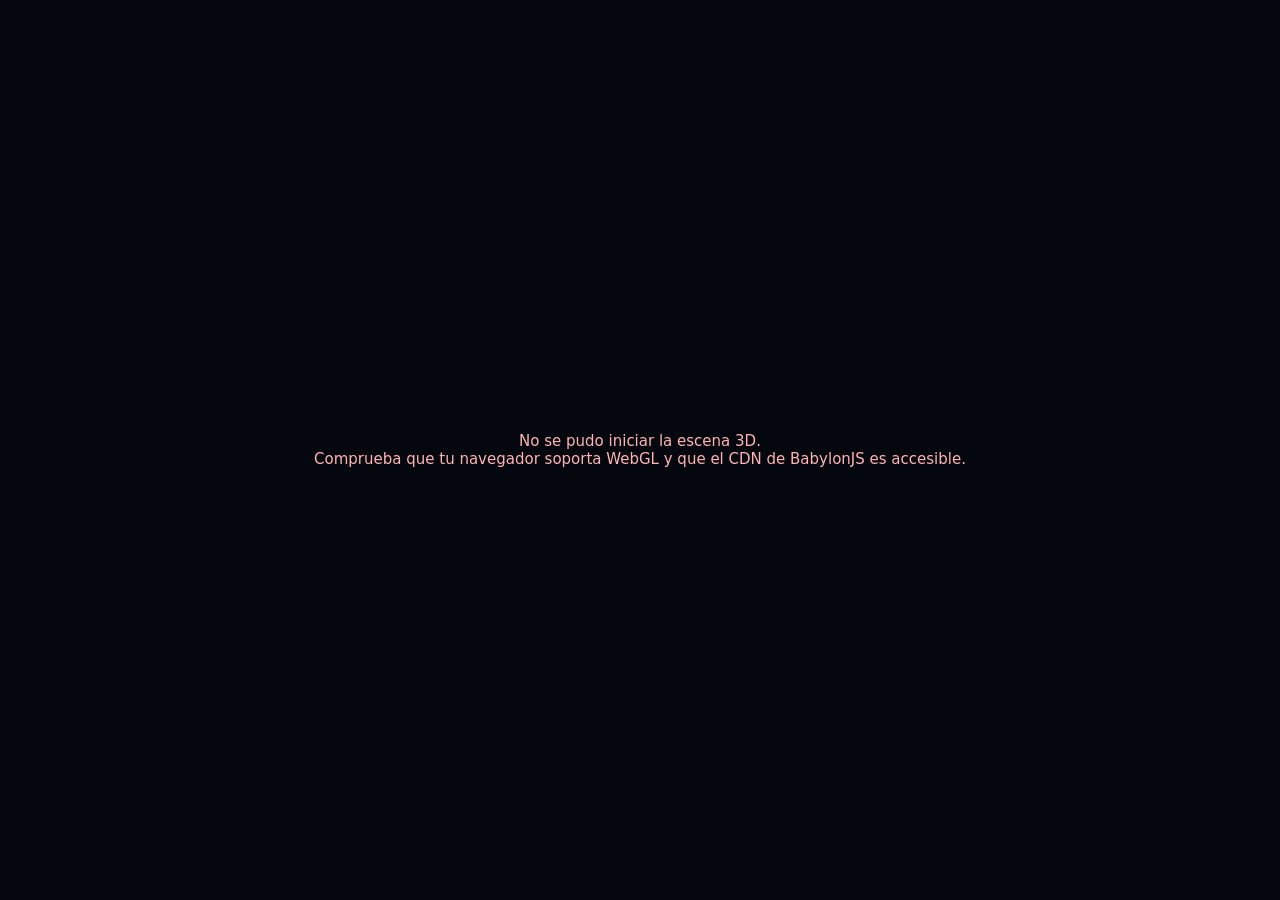
<file: Zcode-GML-5.3-Max/index.html>
<!DOCTYPE html>
<!--
  ════════════════════════════════════════════════════════════════════════
  UNIVERSO 3D — Simulación BabylonJS · Zcode GLM-5.3 Max · Prompt v2
  ─────────────────────────────────────────────────────────────────────────
  Único archivo autocontenido (HTML + CSS + JS + CDN oficial de Babylon).
  Se abre con doble click (file://) en Chrome/Firefox. Sin servidor, sin
  assets locales. Todos los textos y comentarios en español.

  REGLA ABSOLUTA — APIs validadas contra la fuente/documentación oficial de
  BabylonJS (github.com/BabylonJS/Babylon.js, doc.babylonjs.com) ANTES de
  codificar. Ninguna API inventada:

  · ParticleHelper.CreateAsync(tipo, escena) → Promise<ParticleSystemSet>
    — El método que el prompt llama «CreateSystem» ya NO existe en Babylon
      actual (fue eliminado); el API vigente validado es CreateAsync, que
      carga el set «sun» desde assets.babylonjs.com. Se usa emitterNode
      para adjuntarlo al Sol y degrada a una corona manual si el CDN falla.
  · ParticleSystemSet: propiedades systems[], emitterNode, start(), dispose()
  · ParticleSystem: createBoxEmitter(dir1, dir2, minBox, maxBox),
    createSphereEmitter(radio), addColorGradient, addSizeGradient,
    BLENDMODE_ADD, manualEmitCount, getActiveCount()
  · MeshBuilder.CreateSphere / CreateLines / CreateTorus / CreatePlane
  · StandardMaterial: emissiveColor, emissiveTexture, opacityTexture,
    disableLighting, specularColor, alpha, alphaMode
  · ArcRotateCamera + useAutoRotationBehavior → autoRotationBehavior
    (idleRotationSpeed / idleRotationWaitTime / idleRotationSpinupTime)
  · HemisphericLight + PointLight · Color3/Color4 · Vector3 (ojo:
    normalize() muta el receptor; aquí se usa Vector3.Normalize estático)
  · DefaultRenderingPipeline(nombre, hdr, escena, cámaras): bloomEnabled,
    bloomThreshold, bloomWeight, imageProcessing.toneMappingEnabled, fxaa
  · GlowLayer(nombre, escena): intensity, isEnabled, addIncludedOnlyMesh
  · DynamicTexture (getContext, update, hasAlpha)
  · Mesh.createInstance (InstancedMesh) para el cinturón: 1 draw call
  · engine.getDeltaTime()/getFps() · scene.onBeforeRenderObservable

  Correcciones físicas que el benchmark exige (trampas del reto):
    1) El Sol está en el FOCO de cada elipse, no en el centro:
       x = a·cos θ − a·e ,  z = b·sin θ ,  b = a·√(1−e²)
    2) La cola de Halley apunta SIEMPRE en dirección anti-solar:
       direction1 = normalize(posiciónCometa − Sol), recalculado cada frame
       (producto escalar con el vector anti-solar ≈ 1.000, verificable).
    3) Halley resuelve la ecuación de Kepler (E − e·sinE = M) por Newton:
       se acelera de verdad en el perihelio, como el cometa real.

  Extras: 10 lunas reales (Luna, Fobos/Deimos, las 4 galileanas, Rea/Titán,
  Titania y Tritón retrógrada), nebulosas con máscara radial (sin bordes
  cuadrados) y cámara que solo anima la transición de vista — después el
  zoom/pan del usuario persiste sin rebotes.
  ════════════════════════════════════════════════════════════════════════
-->
<html lang="es">
<head>
<meta charset="UTF-8" />
<meta name="viewport" content="width=device-width, initial-scale=1.0" />
<title>Universo 3D — BabylonJS · Zcode GLM-5.3 Max (Prompt v2)</title>
<style>
    /* ══════════════ VARIABLES DE TEMA (futurista / clásico / oscuro) ══════════════ */
    body {
        --fondo-panel: rgba(10, 15, 30, 0.85);
        --borde-panel: rgba(120, 160, 255, 0.3);
        --acento: #8fb0ff;
        --titulo: #8fb0ff;
        --texto: #e8eefc;
        --texto-suave: #9db2d8;
    }
    body[data-tema="clasico"] {
        --fondo-panel: rgba(30, 25, 16, 0.88);
        --borde-panel: rgba(210, 175, 110, 0.35);
        --acento: #d9bd80;
        --titulo: #d9bd80;
        --texto: #f4ecd9;
        --texto-suave: #c2b394;
    }
    body[data-tema="oscuro"] {
        --fondo-panel: rgba(12, 12, 14, 0.9);
        --borde-panel: rgba(125, 125, 135, 0.25);
        --acento: #a8adb8;
        --titulo: #a8adb8;
        --texto: #d6d9df;
        --texto-suave: #8b8f98;
    }

    /* ══════════════ RESET CSS ══════════════ */
    *, *::before, *::after {
        box-sizing: border-box;
        margin: 0;
        padding: 0;
    }

    html, body {
        width: 100%;
        height: 100%;
        overflow: hidden;
        background: #000;
        font-family: system-ui, -apple-system, "Segoe UI", Roboto, sans-serif;
        color: var(--texto);
    }

    /* ══════════════ CANVAS DE RENDER ══════════════ */
    #renderCanvas {
        width: 100vw;
        height: 100vh;
        display: block;
        outline: none;
        touch-action: none;
    }

    /* ══════════════ PANEL DE CONFIGURACIÓN ══════════════ */
    #panel {
        position: fixed;
        top: 12px;
        right: 12px;
        width: 300px;
        max-height: calc(100vh - 24px);
        overflow-y: auto;
        background: var(--fondo-panel);
        -webkit-backdrop-filter: blur(10px);
        backdrop-filter: blur(10px);
        border: 1px solid var(--borde-panel);
        border-radius: 10px;
        padding: 10px 14px 14px;
        font-size: 13px;
        line-height: 1.45;
        box-shadow: 0 6px 30px rgba(0, 0, 0, 0.55);
        z-index: 10;
        transition: background 0.3s ease, border-color 0.3s ease;
    }

    /* Cabecera del panel con botón de plegado (visible en cualquier tamaño) */
    #panelCabecera {
        display: flex;
        align-items: center;
        justify-content: space-between;
        gap: 8px;
        margin-bottom: 8px;
    }

    #panelCabecera h1 {
        font-size: 12px;
        font-weight: 700;
        letter-spacing: 0.12em;
        text-transform: uppercase;
        color: var(--titulo);
    }

    body[data-tema="clasico"] #panelCabecera h1 { font-family: Georgia, "Times New Roman", serif; }

    #btnPlegar {
        background: none;
        border: 1px solid var(--borde-panel);
        border-radius: 6px;
        color: var(--acento);
        width: 24px;
        height: 22px;
        font-size: 13px;
        line-height: 1;
        cursor: pointer;
    }
    #btnPlegar:hover { background: rgba(255, 255, 255, 0.08); }

    #panel.plegado #panelCuerpo { display: none; }
    #panel.plegado { max-height: none; overflow: visible; }

    /* Secciones internas */
    .seccion {
        margin-bottom: 10px;
        padding-bottom: 9px;
        border-bottom: 1px solid var(--borde-panel);
    }
    .seccion:last-child { border-bottom: none; margin-bottom: 0; padding-bottom: 0; }

    .seccion h2 {
        font-size: 10.5px;
        font-weight: 700;
        letter-spacing: 0.09em;
        text-transform: uppercase;
        color: var(--titulo);
        margin-bottom: 6px;
    }
    body[data-tema="clasico"] .seccion h2 { font-family: Georgia, serif; }

    .fila {
        display: flex;
        align-items: center;
        justify-content: space-between;
        gap: 8px;
        margin: 5px 0;
    }
    .fila label { flex: 1; cursor: pointer; color: var(--texto); }
    .fila .valor {
        color: var(--acento);
        font-variant-numeric: tabular-nums;
        font-size: 12px;
        min-width: 40px;
        text-align: right;
    }

    /* Controles: sliders, checkboxes y dropdowns */
    input[type="range"] {
        width: 100%;
        height: 18px;
        accent-color: var(--acento);
        cursor: pointer;
        background: transparent;
    }
    input[type="checkbox"] {
        width: 15px;
        height: 15px;
        accent-color: var(--acento);
        cursor: pointer;
        flex-shrink: 0;
    }
    select {
        width: 100%;
        padding: 4px 6px;
        border-radius: 6px;
        border: 1px solid var(--borde-panel);
        background: rgba(0, 0, 0, 0.45);
        color: var(--texto);
        font-size: 12.5px;
        font-family: inherit;
        cursor: pointer;
        outline: none;
    }
    select:focus { border-color: var(--acento); }

    button.accion {
        width: 100%;
        margin-top: 4px;
        padding: 6px 10px;
        border-radius: 6px;
        border: 1px solid var(--borde-panel);
        background: rgba(255, 255, 255, 0.06);
        color: var(--texto);
        font-size: 12.5px;
        font-family: inherit;
        cursor: pointer;
        transition: background 0.15s ease;
    }
    button.accion:hover { background: rgba(255, 255, 255, 0.14); }

    /* Scrollbar personalizada del panel */
    #panel::-webkit-scrollbar { width: 8px; }
    #panel::-webkit-scrollbar-track { background: transparent; }
    #panel::-webkit-scrollbar-thumb {
        background: var(--borde-panel);
        border-radius: 4px;
    }
    #panel::-webkit-scrollbar-thumb:hover { background: var(--acento); }

    /* ══════════════ PANEL DE INFORMACIÓN (inferior izquierda) ══════════════ */
    #info {
        position: fixed;
        left: 12px;
        bottom: 12px;
        padding: 8px 12px;
        background: var(--fondo-panel);
        -webkit-backdrop-filter: blur(10px);
        backdrop-filter: blur(10px);
        border: 1px solid var(--borde-panel);
        border-radius: 8px;
        font-size: 11.5px;
        line-height: 1.6;
        color: var(--texto-suave);
        z-index: 10;
        user-select: none;
    }
    #info strong { color: var(--acento); font-variant-numeric: tabular-nums; }

    /* ══════════════ AVISO DE ERROR (WebGL/CDN no disponibles) ══════════════ */
    #avisoError {
        position: fixed;
        inset: 0;
        display: none;
        align-items: center;
        justify-content: center;
        background: #05070e;
        color: #ffb3b3;
        font-size: 15px;
        text-align: center;
        padding: 24px;
        z-index: 100;
    }

    /* ══════════════ MEDIA QUERY < 600px (panel colapsable y fluido) ══════════════ */
    @media (max-width: 600px) {
        #panel {
            width: calc(100vw - 20px);
            max-height: 66vh;
            font-size: 12px;
        }
        #info { font-size: 10px; padding: 6px 9px; max-width: calc(100vw - 20px); }
    }
</style>
</head>
<body data-tema="futurista">

<canvas id="renderCanvas" touch-action="none"></canvas>

<!-- ══════════════ PANEL DE CONFIGURACIÓN ══════════════ -->
<aside id="panel">
    <div id="panelCabecera">
        <h1>Universo · Panel de control</h1>
        <button id="btnPlegar" title="Plegar / desplegar panel">–</button>
    </div>
    <div id="panelCuerpo">

        <!-- SECCIÓN 1 — TIEMPO Y VELOCIDAD -->
        <div class="seccion">
            <h2>1 · Tiempo y velocidad</h2>
            <div class="fila">
                <label for="velGlobal">Velocidad global</label>
                <span class="valor" id="valVelGlobal">1.0×</span>
            </div>
            <input type="range" id="velGlobal" min="0" max="10" step="0.1" value="1" />
            <div class="fila">
                <label for="velOrbital">Velocidad orbital (×)</label>
                <span class="valor" id="valVelOrbital">1.0×</span>
            </div>
            <input type="range" id="velOrbital" min="0.1" max="3" step="0.05" value="1" />
            <button class="accion" id="btnPausa">⏸ Pausar</button>
        </div>

        <!-- SECCIÓN 2 — VISUALIZACIÓN -->
        <div class="seccion">
            <h2>2 · Visualización</h2>
            <div class="fila"><label for="chkOrbitas">Mostrar órbitas</label><input type="checkbox" id="chkOrbitas" checked /></div>
            <div class="fila"><label for="chkNombres">Mostrar nombres de planetas</label><input type="checkbox" id="chkNombres" checked /></div>
            <div class="fila"><label for="chkCometa">Mostrar cometa Halley</label><input type="checkbox" id="chkCometa" checked /></div>
            <div class="fila"><label for="chkCola">Mostrar cola del cometa</label><input type="checkbox" id="chkCola" checked /></div>
            <div class="fila"><label for="chkAsteroides">Mostrar cinturón de asteroides</label><input type="checkbox" id="chkAsteroides" checked /></div>
            <div class="fila"><label for="chkNebulosas">Mostrar nebulosas de fondo</label><input type="checkbox" id="chkNebulosas" checked /></div>
            <div class="fila"><label for="selVista">Vista de cámara</label></div>
            <select id="selVista">
                <option value="sistema" selected>Sistema Solar</option>
                <option value="sol">Sol cercano</option>
                <option value="tierra">Tierra</option>
                <option value="saturno">Saturno</option>
                <option value="panoramica">Panorámica</option>
                <option value="halley">Halley (seguir cometa)</option>
            </select>
            <div class="fila">
                <label for="rangoTamano">Tamaño relativo de planetas</label>
                <span class="valor" id="valTamano">1.0×</span>
            </div>
            <input type="range" id="rangoTamano" min="0.5" max="3" step="0.05" value="1" />
        </div>

        <!-- SECCIÓN 3 — ESTÉTICA -->
        <div class="seccion">
            <h2>3 · Estética</h2>
            <div class="fila"><label for="selTema">Tema de la interfaz</label></div>
            <select id="selTema">
                <option value="futurista" selected>Futurista</option>
                <option value="clasico">Clásico</option>
                <option value="oscuro">Oscuro</option>
            </select>
            <div class="fila" style="margin-top:6px;">
                <label for="chkBloom">Bloom / glow (post-procesado)</label>
                <input type="checkbox" id="chkBloom" checked />
            </div>
            <div class="fila"><label for="selColorSol">Color del Sol</label></div>
            <select id="selColorSol">
                <option value="amarillo" selected>Amarillo</option>
                <option value="blanco">Blanco</option>
                <option value="naranja">Naranja</option>
                <option value="rojo">Rojo</option>
            </select>
        </div>

    </div>
</aside>

<!-- ══════════════ PANEL DE INFORMACIÓN ══════════════ -->
<div id="info">
    <div>FPS: <strong id="infoFps">—</strong> &nbsp;·&nbsp; Objetos: <strong id="infoObjetos">—</strong></div>
    <div>🖱 Izq: rotar &nbsp;·&nbsp; Rueda: zoom &nbsp;·&nbsp; Der: pan</div>
</div>

<div id="avisoError">No se pudo iniciar la escena 3D.<br />Comprueba que tu navegador soporta WebGL y que el CDN de BabylonJS es accesible.</div>

<!-- CDN oficial de BabylonJS -->
<script src="https://cdn.babylonjs.com/babylon.js"></script>

<script>
"use strict";

/* ══════════════════════════════════════════════════════════════════
   1 · CONSTANTES Y DATOS
   ══════════════════════════════════════════════════════════════════ */

/** Radio del Sol (esfera de diámetro 9). */
const RADIO_SOL = 4.5;

/** Constante de Kepler simplificada: T = K_KEPLER · a^1.5 (segundos).
 *  Con 0.115 la Tierra completa una órbita en ~15 s a velocidad 1×. */
const K_KEPLER = 0.115;

/** Datos de los cuerpos: a = semieje, e = excentricidad, incl = inclinación
 *  orbital (grados), nodo = longitud del nodo ascendente (grados, variedad
 *  visual), tamano = diámetro, tilt = inclinación axial (grados),
 *  rot = factor de rotación propia (negativo = retrógrado, Venus),
 *  textura = tipo de textura procedural, colores = paleta de la textura,
 *  atmosfera = color emisivo de la atmósfera (null = sin atmósfera). */
const PLANETAS = [
    { nombre: "Mercurio", a: 13,  e: 0.206, incl: 7.0,  nodo: 48,  tamano: 0.90, tilt: 0.03,  rot: 0.35,
      textura: "roca",   colores: ["#9c9890", "#6f6a62", "#b8b4ac"], atmosfera: null },
    { nombre: "Venus",   a: 19,  e: 0.007, incl: 3.4,  nodo: 77,  tamano: 1.55, tilt: 177.4, rot: -0.12,
      textura: "venus",  colores: ["#e8c06a", "#d9a84e", "#f2d894"], atmosfera: { color: [1.0, 0.85, 0.5], alfa: 0.12 } },
    { nombre: "Tierra",  a: 26,  e: 0.017, incl: 0.0,  nodo: 0,   tamano: 1.65, tilt: 23.4,  rot: 1.0,
      textura: "tierra", colores: ["#2266cc", "#3a9d4d", "#e8f2ff"], atmosfera: { color: [0.35, 0.55, 1.0], alfa: 0.18 } },
    { nombre: "Marte",   a: 34,  e: 0.093, incl: 1.85, nodo: 50,  tamano: 1.15, tilt: 25.2,  rot: 0.95,
      textura: "roca",   colores: ["#c1552f", "#8a3820", "#e08a5a"], atmosfera: { color: [1.0, 0.6, 0.3], alfa: 0.08 } },
    { nombre: "Júpiter", a: 66,  e: 0.049, incl: 1.30, nodo: 100, tamano: 5.60, tilt: 3.1,   rot: 2.4,
      textura: "bandas", colores: ["#d8b98a", "#b58b5c", "#e9dcc0", "#a9714b"], atmosfera: null },
    { nombre: "Saturno", a: 92,  e: 0.057, incl: 2.49, nodo: 114, tamano: 4.70, tilt: 26.7,  rot: 2.2,
      textura: "bandas", colores: ["#e3cf9e", "#cbb276", "#f0e6c8", "#b89c62"], anillos: true, atmosfera: null },
    { nombre: "Urano",   a: 118, e: 0.046, incl: 0.77, nodo: 74,  tamano: 3.00, tilt: 97.8,  rot: 1.35,
      textura: "hielo",  colores: ["#9fd8d8", "#7fc4c9", "#c2ecec"], atmosfera: null },
    { nombre: "Neptuno", a: 145, e: 0.011, incl: 1.77, nodo: 131, tamano: 2.90, tilt: 28.3,  rot: 1.45,
      textura: "hielo",  colores: ["#3b63e0", "#2743b0", "#5a7ae8"], atmosfera: null },
    { nombre: "Plutón",  a: 178, e: 0.25,  incl: 17.2, nodo: 110, tamano: 0.70, tilt: 122.5, rot: 0.25,
      textura: "roca",   colores: ["#b8a898", "#8f7f6f", "#d8ccc0"], atmosfera: null }
];

/** Lunas por planeta (radio = distancia al centro del planeta, tamano =
 *  diámetro, velocidad = rad/s; negativa = órbita retrógrada, Tritón). */
const LUNAS = {
    "Tierra":  [{ nombre: "Luna", radio: 3.4, tamano: 0.45, velocidad: 0.90, color: "#b8b8b8" }],
    "Marte":   [{ nombre: "Fobos", radio: 1.9, tamano: 0.13, velocidad: 2.60, color: "#8a8078" },
                { nombre: "Deimos", radio: 2.6, tamano: 0.10, velocidad: 1.60, color: "#9a9088" }],
    "Júpiter": [{ nombre: "Ío", radio: 4.0, tamano: 0.50, velocidad: 1.50, color: "#d8c060" },
                { nombre: "Europa", radio: 5.0, tamano: 0.45, velocidad: 1.10, color: "#cfc8bd" },
                { nombre: "Ganímedes", radio: 6.2, tamano: 0.75, velocidad: 0.85, color: "#a89880" },
                { nombre: "Calisto", radio: 7.6, tamano: 0.70, velocidad: 0.60, color: "#7a6a58" }],
    "Saturno": [{ nombre: "Rea", radio: 6.9, tamano: 0.35, velocidad: 0.80, color: "#c8c4bc" },
                { nombre: "Titán", radio: 8.6, tamano: 0.80, velocidad: 0.50, color: "#d8a050" }],
    "Urano":   [{ nombre: "Titania", radio: 4.6, tamano: 0.45, velocidad: 0.70, color: "#b0c0c0" }],
    "Neptuno": [{ nombre: "Tritón", radio: 4.6, tamano: 0.65, velocidad: -0.50, color: "#d8c8c0" }]
};

/** Paletas del Sol según el selector de color (emisivo HDR para el bloom). */
const COLORES_SOL = {
    blanco:   { nucleo: [1.45, 1.40, 1.30], luz: [1.0, 0.98, 0.92], particula1: [1.0, 1.0, 1.0, 1.0], particula2: [0.9, 0.92, 1.0, 1.0] },
    amarillo: { nucleo: [1.55, 1.15, 0.40], luz: [1.0, 0.95, 0.85], particula1: [1.0, 0.85, 0.45, 1.0], particula2: [1.0, 0.6, 0.2, 1.0] },
    naranja:  { nucleo: [1.60, 0.80, 0.25], luz: [1.0, 0.85, 0.65], particula1: [1.0, 0.6, 0.25, 1.0], particula2: [1.0, 0.4, 0.1, 1.0] },
    rojo:     { nucleo: [1.50, 0.45, 0.22], luz: [1.0, 0.75, 0.6],  particula1: [1.0, 0.4, 0.25, 1.0], particula2: [0.9, 0.2, 0.15, 1.0] }
};

/** Temas de interfaz: variables CSS + color de las líneas de órbita. */
const TEMAS = {
    futurista: { colorOrbita: [0.30, 0.50, 0.90] },
    clasico:   { colorOrbita: [0.85, 0.68, 0.42] },
    oscuro:    { colorOrbita: [0.55, 0.55, 0.62] }
};

/** Datos del cometa Halley (e=0.85 visual, sentido retrógrado como el real). */
const HALLEY = { a: 95, e: 0.85, periodo: 18, inclinacion: 24, nucleo: 1.1 };

/** Cinturón de asteroides: 240 cuerpos entre Marte y Júpiter. */
const CINTURON = { cantidad: 240, radioMin: 46, radioMax: 56, altura: 1.4 };

/** Estado global de la simulación (mutado por la UI). */
const estado = {
    velocidadGlobal: 1.0,
    multiplicadorOrbital: 1.0,
    pausado: false,
    tiempoSimulado: 0
};

/* ══════════════════════════════════════════════════════════════════
   2 · ENGINE + ESCENA
   ══════════════════════════════════════════════════════════════════ */

const lienzo = document.getElementById("renderCanvas");

if (typeof BABYLON === "undefined" || !BABYLON.Engine.IsSupported) {
    document.getElementById("avisoError").style.display = "flex";
    throw new Error("WebGL o BabylonJS no disponibles");
}

const engine = new BABYLON.Engine(lienzo, false, { stencil: false, preserveDrawingBuffer: false }, false);
const scene = new BABYLON.Scene(engine);
scene.clearColor = new BABYLON.Color4(0.002, 0.004, 0.010, 1);

/* Expuestos para inspección externa (arnés de verificación del benchmark). */
window.engine = engine;
window.scene = scene;

/* ══════════════════════════════════════════════════════════════════
   3 · CÁMARA (ArcRotate + auto-rotación)
   ══════════════════════════════════════════════════════════════════ */

const camera = new BABYLON.ArcRotateCamera("camaraPrincipal", -Math.PI / 2.3, 1.12, 180, BABYLON.Vector3.Zero(), scene);
camera.attachControl(lienzo, true);
camera.lowerRadiusLimit = 30;      // límites exigidos por el reto
camera.upperRadiusLimit = 2000;
camera.wheelPrecision = 6;         // respaldo si el porcentaje estuviera en 0
camera.wheelDeltaPercentage = 0.1; // ~10 % del radio por muesca de rueda
camera.panningSensibility = 900;
camera.pinchDeltaPercentage = 0.02;
camera.minZ = 0.5;
camera.maxZ = 10000;

/** Auto-rotación lenta tras 2.5 s de inactividad (API validada). */
camera.useAutoRotationBehavior = true;
camera.autoRotationBehavior.idleRotationSpeed = 0.03;
camera.autoRotationBehavior.idleRotationWaitTime = 2500;
camera.autoRotationBehavior.idleRotationSpinupTime = 2000;

window.camera = camera;

lienzo.addEventListener("contextmenu", (evento) => evento.preventDefault());

// Cualquier interacción del usuario cancela la transición de cámara al instante
lienzo.addEventListener("pointerdown", () => { transicionVista = 0; });
lienzo.addEventListener("wheel", () => { transicionVista = 0; }, { passive: true });

/** Controlador de vistas: cada vista puede seguir una malla/nodo y fija un
 *  radio objetivo hacia el que la cámara se aproxima suavemente. */
const vistasCamara = {
    sistema:    { sigue: null, radio: 180 },
    sol:        { sigue: () => solNucleo, radio: 34 },
    tierra:     { sigue: () => pivotesPlanetas["Tierra"], radio: 36 },
    saturno:    { sigue: () => pivotesPlanetas["Saturno"], radio: 46 },
    panoramica: { sigue: null, radio: 950 },
    halley:     { sigue: () => nucleoHalley, radio: 38 }
};
let vistaActiva = vistasCamara.sistema;

/** Segundos restantes de la transición hacia la vista seleccionada. Mientras
 *  sea > 0 la cámara anima radio y objetivo; al llegar a 0 (o si el usuario
 *  toca los controles) el mando es total del usuario: el zoom y el pan ya no
 *  "rebotan" de vuelta al punto inicial. */
let transicionVista = 0;

/* ══════════════════════════════════════════════════════════════════
   4 · ILUMINACIÓN
   ══════════════════════════════════════════════════════════════════ */

/** Luz hemisférica tenue: evita negro absoluto en el lado nocturno. */
const luzHemisferica = new BABYLON.HemisphericLight("luzHemisferica", new BABYLON.Vector3(0, 1, 0), scene);
luzHemisferica.intensity = 0.1;
luzHemisferica.diffuse = new BABYLON.Color3(0.7, 0.75, 0.9);
luzHemisferica.groundColor = new BABYLON.Color3(0.1, 0.1, 0.15);

/** PointLight en el Sol: ilumina los planetas desde el centro. */
const luzSolar = new BABYLON.PointLight("luzSolar", BABYLON.Vector3.Zero(), scene);
luzSolar.intensity = 2.0;
luzSolar.diffuse = new BABYLON.Color3(1, 0.95, 0.85);
luzSolar.specular = new BABYLON.Color3(0.2, 0.18, 0.15);
luzSolar.range = 5000;

/* ══════════════════════════════════════════════════════════════════
   5 · FUNCIONES AUXILIARES (texturas procedurales)
   ══════════════════════════════════════════════════════════════════ */

const RADIANES = Math.PI / 180;

/** Crea una textura de destello (radial blanca sobre negro) para partículas
 *  con mezcla aditiva. @returns {BABYLON.DynamicTexture} */
function crearTexturaDestello() {
    const textura = new BABYLON.DynamicTexture("texturaDestello", { width: 64, height: 64 }, scene, true);
    const ctx = textura.getContext();
    ctx.fillStyle = "#000";
    ctx.fillRect(0, 0, 64, 64);
    const gradiente = ctx.createRadialGradient(32, 32, 0, 32, 32, 32);
    gradiente.addColorStop(0.0, "rgba(255,255,255,1)");
    gradiente.addColorStop(0.25, "rgba(255,255,255,0.85)");
    gradiente.addColorStop(0.6, "rgba(255,255,255,0.25)");
    gradiente.addColorStop(1.0, "rgba(255,255,255,0)");
    ctx.fillStyle = gradiente;
    ctx.fillRect(0, 0, 64, 64);
    textura.update();
    return textura;
}

/** Crea una textura-etiqueta con el nombre del astro (canvas transparente,
 *  texto blanco con sombra). @param {string} texto @returns {BABYLON.DynamicTexture} */
function crearTexturaEtiqueta(texto) {
    const textura = new BABYLON.DynamicTexture("etiqueta_" + texto, { width: 256, height: 64 }, scene, true);
    textura.hasAlpha = true;
    const ctx = textura.getContext();
    ctx.clearRect(0, 0, 256, 64);
    ctx.font = "bold 30px system-ui, sans-serif";
    ctx.textAlign = "center";
    ctx.textBaseline = "middle";
    ctx.shadowColor = "rgba(0,0,0,0.95)";
    ctx.shadowBlur = 8;
    ctx.fillStyle = "#ffffff";
    ctx.fillText(texto, 128, 34);
    textura.update();
    return textura;
}

/** Crea una textura de nebulosa: manchas radiales superpuestas (composición
 *  "lighter") de dos colores, recortadas al final con una máscara radial
 *  (destination-in) para que la nube SIEMPRE termine en un borde circular
 *  suave — nunca se ven los bordes rectos del plano ni del canvas.
 *  @param {string} colorA hexadecimal @param {string} colorB hexadecimal
 *  @returns {BABYLON.DynamicTexture} */
function crearTexturaNebulosa(colorA, colorB) {
    const TAM = 512;
    const textura = new BABYLON.DynamicTexture("texturaNebulosa", { width: TAM, height: TAM }, scene, true);
    const ctx = textura.getContext();
    ctx.fillStyle = "#000";
    ctx.fillRect(0, 0, TAM, TAM);
    ctx.globalCompositeOperation = "lighter";
    for (let i = 0; i < 10; i++) {
        // Los blobs quedan contenidos en la zona central (no tocan los bordes)
        const cx = TAM * (0.5 + (Math.random() - 0.5) * 0.38);
        const cy = TAM * (0.5 + (Math.random() - 0.5) * 0.38);
        const radio = TAM * (0.08 + Math.random() * 0.15);
        const color = (i % 2 === 0) ? colorA : colorB;
        const gradiente = ctx.createRadialGradient(cx, cy, 0, cx, cy, radio);
        gradiente.addColorStop(0, color + "dd");
        gradiente.addColorStop(0.55, color + "55");
        gradiente.addColorStop(1, color + "00");
        ctx.fillStyle = gradiente;
        ctx.beginPath();
        ctx.arc(cx, cy, radio, 0, Math.PI * 2);
        ctx.fill();
    }
    // Máscara circular con caída suave: elimina cualquier esquina recta
    ctx.globalCompositeOperation = "destination-in";
    const mascara = ctx.createRadialGradient(TAM / 2, TAM / 2, TAM * 0.16, TAM / 2, TAM / 2, TAM * 0.5);
    mascara.addColorStop(0, "rgba(255,255,255,1)");
    mascara.addColorStop(0.7, "rgba(255,255,255,0.8)");
    mascara.addColorStop(1, "rgba(255,255,255,0)");
    ctx.fillStyle = mascara;
    ctx.fillRect(0, 0, TAM, TAM);
    ctx.globalCompositeOperation = "source-over";
    textura.update();
    return textura;
}

/** Genera la textura superficial de un planeta según su tipo:
 *  "roca" (cráteres/manchas), "bandas" (gigantes gaseosos), "tierra"
 *  (océanos + continentes + polos), "hielo" (gradiente suave), "venus"
 *  (remolinos sulfuricos). Canvas 256×128 proyectado equirectangular.
 *  @param {object} planeta dato de PLANETAS @returns {BABYLON.DynamicTexture} */
function crearTexturaPlaneta(planeta) {
    const ANCHO = 256, ALTO = 128;
    const textura = new BABYLON.DynamicTexture("textura_" + planeta.nombre, { width: ANCHO, height: ALTO }, scene, true);
    const ctx = textura.getContext();
    const [cBase, cOscuro, cClaro] = planeta.colores;

    ctx.fillStyle = cBase;
    ctx.fillRect(0, 0, ANCHO, ALTO);

    if (planeta.textura === "bandas") {
        // Bandas horizontales alternando la paleta (incluye la 4.ª si existe)
        const paleta = planeta.colores;
        const nBandas = 13;
        for (let i = 0; i < nBandas; i++) {
            ctx.fillStyle = paleta[i % paleta.length];
            ctx.globalAlpha = 0.55 + Math.random() * 0.35;
            const y = (i / nBandas) * ALTO;
            const alto = ALTO / nBandas + 1;
            ctx.fillRect(0, y, ANCHO, alto);
        }
        ctx.globalAlpha = 0.25;
        ctx.fillStyle = cClaro;
        for (let i = 0; i < 40; i++) { // vetas suaves dentro de las bandas
            const y = Math.random() * ALTO;
            ctx.fillRect(Math.random() * ANCHO, y, 20 + Math.random() * 60, 2);
        }
    } else if (planeta.textura === "roca") {
        for (let i = 0; i < 260; i++) { // cráteres / manchas
            ctx.fillStyle = Math.random() < 0.55 ? cOscuro : cClaro;
            ctx.globalAlpha = 0.12 + Math.random() * 0.30;
            const r = 1 + Math.random() * 5;
            ctx.beginPath();
            ctx.arc(Math.random() * ANCHO, Math.random() * ALTO, r, 0, Math.PI * 2);
            ctx.fill();
        }
    } else if (planeta.textura === "tierra") {
        for (let i = 0; i < 12; i++) { // continentes: racimos de círculos verdes
            const bx = Math.random() * ANCHO, by = ALTO * 0.25 + Math.random() * ALTO * 0.5;
            for (let j = 0; j < 14; j++) {
                ctx.fillStyle = cOscuro;
                ctx.globalAlpha = 0.85;
                ctx.beginPath();
                ctx.arc(bx + (Math.random() - 0.5) * 46, by + (Math.random() - 0.5) * 26, 3 + Math.random() * 9, 0, Math.PI * 2);
                ctx.fill();
            }
        }
        ctx.globalAlpha = 0.95;      // casquetes polares
        ctx.fillStyle = cClaro;
        ctx.fillRect(0, 0, ANCHO, 10);
        ctx.fillRect(0, ALTO - 10, ANCHO, 10);
        ctx.globalAlpha = 0.28;      // nubes
        ctx.fillStyle = "#ffffff";
        for (let i = 0; i < 26; i++) {
            ctx.fillRect(Math.random() * ANCHO, Math.random() * ALTO, 24 + Math.random() * 50, 3 + Math.random() * 4);
        }
    } else if (planeta.textura === "hielo") {
        const gradiente = ctx.createLinearGradient(0, 0, 0, ALTO);
        gradiente.addColorStop(0, cClaro);
        gradiente.addColorStop(0.5, cBase);
        gradiente.addColorStop(1, cOscuro);
        ctx.fillStyle = gradiente;
        ctx.fillRect(0, 0, ANCHO, ALTO);
        ctx.globalAlpha = 0.16;      // bandas tenues de metano
        ctx.fillStyle = cClaro;
        for (let i = 0; i < 7; i++) {
            ctx.fillRect(0, Math.random() * ALTO, ANCHO, 3 + Math.random() * 7);
        }
    } else if (planeta.textura === "venus") {
        ctx.globalAlpha = 0.22;
        ctx.fillStyle = cClaro;
        for (let i = 0; i < 30; i++) { // remolinos horizontales de ácido sulfúrico
            const y = Math.random() * ALTO;
            ctx.beginPath();
            ctx.ellipse(Math.random() * ANCHO, y, 30 + Math.random() * 70, 4 + Math.random() * 8, 0, 0, Math.PI * 2);
            ctx.fill();
        }
    }

    ctx.globalAlpha = 1;
    textura.update();
    return textura;
}

/** Posición sobre una órbita elíptica con el Sol en el FOCO (trampa nº 1
 *  del reto): x = a·cos θ − a·e ; z = b·sin θ ; b = a·√(1−e²).
 *  @param {number} a semieje  @param {number} e excentricidad
 *  @param {number} angulo anomalía (rad)  @returns {BABYLON.Vector3} */
function posicionElipse(a, e, angulo) {
    const b = a * Math.sqrt(1 - e * e);
    return new BABYLON.Vector3(a * Math.cos(angulo) - a * e, 0, b * Math.sin(angulo));
}

/** Resuelve la ecuación de Kepler E − e·sinE = M por iteración de Newton
 *  (6 pasos sobran para e ≤ 0.85). @returns {number} anomalía excéntrica E */
function resolverKepler(M, e) {
    let E = M;
    for (let i = 0; i < 6; i++) {
        E -= (E - e * Math.sin(E) - M) / (1 - e * Math.cos(E));
    }
    return E;
}

/* ══════════════════════════════════════════════════════════════════
   6 · ESTRELLAS DE FONDO (skybox procedural con ParticleSystem)
   ══════════════════════════════════════════════════════════════════ */

const texturaDestello = crearTexturaDestello();

/** Crea 3200 estrellas estáticas: emisor de caja 2000×2000×2000, direcciones
 *  nulas (quietas), vida casi infinita y emisión que se apaga sola al llenar
 *  la capacidad. Tamaños y tonos (blanco/azul/amarillo) aleatorios por partícula.
 *  @returns {BABYLON.ParticleSystem} */
function crearEstrellas() {
    const estrellas = new BABYLON.ParticleSystem("estrellasFondo", 3200, scene);
    estrellas.particleTexture = texturaDestello;
    estrellas.blendMode = BABYLON.ParticleSystem.BLENDMODE_ADD;

    const cero = BABYLON.Vector3.Zero();
    estrellas.createBoxEmitter(cero, cero,
        new BABYLON.Vector3(-1000, -1000, -1000),
        new BABYLON.Vector3(1000, 1000, 1000));

    estrellas.emitRate = 4000;                 // llena la capacidad en <1 s
    estrellas.minLifeTime = 10000;             // "casi infinita": nunca mueren
    estrellas.maxLifeTime = 10000;
    estrellas.minEmitPower = 0;
    estrellas.maxEmitPower = 0;
    estrellas.minSize = 0.8;                   // variación de tamaño por partícula
    estrellas.maxSize = 4.2;
    estrellas.color1 = new BABYLON.Color4(1, 1, 0.82, 1);   // blanco cálido / amarillo
    estrellas.color2 = new BABYLON.Color4(0.62, 0.78, 1, 1); // azul
    estrellas.colorDead = estrellas.color1;    // sin fundido: fijas para siempre
    estrellas.gravity = BABYLON.Vector3.Zero();
    estrellas.start();
    return estrellas;
}

const estrellasFondo = crearEstrellas();
let cuadrosTranscurridos = 0;   // usado en el bucle para apagar la emisión

/* ══════════════════════════════════════════════════════════════════
   7 · SOL CENTRAL
   ══════════════════════════════════════════════════════════════════ */

const solNucleo = BABYLON.MeshBuilder.CreateSphere("Sol", { diameter: RADIO_SOL * 2, segments: 32 }, scene);
const materialSol = new BABYLON.StandardMaterial("materialSol", scene);
materialSol.emissiveColor = new BABYLON.Color3(...COLORES_SOL.amarillo.nucleo);
materialSol.diffuseColor = BABYLON.Color3.Black();
materialSol.specularColor = BABYLON.Color3.Black();
solNucleo.material = materialSol;

/** Sistemas de partículas de la corona: los del helper oficial y, si el CDN
 *  falla, la corona manual de reserva. Se tintan con el color del Sol. */
const coronaSistemas = [];

/** Corona oficial vía ParticleHelper.CreateAsync("sun") — el método del prompt
 *  («CreateSystem») dejó de existir; CreateAsync es el API vigente validado
 *  contra la fuente oficial. Carga desde assets.babylonjs.com y degrada a una
 *  corona manual si la red falla. */
BABYLON.ParticleHelper.CreateAsync("sun", scene)
    .then((setSolar) => {
        setSolar.emitterNode = solNucleo;      // adjunta todos los sistemas al Sol
        setSolar.systems.forEach((sistema) => {
            sistema.minSize = RADIO_SOL * 1.4; // corona a escala de nuestro Sol
            sistema.maxSize = RADIO_SOL * 2.6;
            aplicarColorCorona(sistema);
            coronaSistemas.push(sistema);
        });
        setSolar.start();
    })
    .catch((error) => {
        console.error("ParticleHelper «sun» no disponible, usando corona manual:", error);
        crearCoronaReserva();
    });

/** Pinta un sistema de corona con el color solar actual. */
function aplicarColorCorona(sistema) {
    const paleta = COLORES_SOL[document.getElementById("selColorSol").value] || COLORES_SOL.amarillo;
    sistema.color1 = new BABYLON.Color4(...paleta.particula1);
    sistema.color2 = new BABYLON.Color4(...paleta.particula2);
}

/** Corona de reserva 100 % local (sin red): esfera emisora radial con
 *  degradado blanco→color solar→transparente. */
function crearCoronaReserva() {
    try {
        const corona = new BABYLON.ParticleSystem("coronaReserva", 900, scene);
        corona.particleTexture = texturaDestello;
        corona.blendMode = BABYLON.ParticleSystem.BLENDMODE_ADD;
        corona.emitter = solNucleo;
        corona.createSphereEmitter(RADIO_SOL * 1.05);
        corona.emitRate = 600;
        corona.minLifeTime = 0.5;
        corona.maxLifeTime = 1.0;
        corona.minEmitPower = 0.4;
        corona.maxEmitPower = 1.2;
        corona.addSizeGradient(0, RADIO_SOL * 0.9, RADIO_SOL * 1.1);
        corona.addSizeGradient(1, RADIO_SOL * 2.2, RADIO_SOL * 2.8);
        aplicarColorCorona(corona);
        corona.start();
        coronaSistemas.push(corona);
    } catch (error) {
        console.error("No se pudo crear la corona manual:", error);
    }
}

/* ══════════════════════════════════════════════════════════════════
   8 · PLANETAS
   ══════════════════════════════════════════════════════════════════ */

const pivotesPlanetas = {};   // nombre → TransformNode pivote (posición orbital)
const cuerposPlanetas = [];   // registros por planeta para el bucle de animación
const etiquetasPlanetas = []; // planos de texto (toggle "nombres")
const lunasCuerpos = [];      // { pivote, velocidad } de cada luna

/** Crea las lunas de un planeta (si las tiene): cada luna es una esfera al
 *  borde de un pivote que rota, orbitando en el plano ecuatorial del planeta
 *  (hereda su inclinación axial; por eso las de Urano orbitan casi verticales,
 *  como en la realidad). Tritón gira en sentido retrógrado (velocidad < 0).
 *  @param {BABYLON.TransformNode} pivote pivote del planeta
 *  @param {object} planeta dato de PLANETAS
 *  @returns {BABYLON.TransformNode|null} nodo contenedor del sistema de lunas */
function crearLunas(pivote, planeta) {
    const lunas = LUNAS[planeta.nombre];
    if (!lunas) return null;
    const nodoLunas = new BABYLON.TransformNode("lunas_" + planeta.nombre, scene);
    nodoLunas.parent = pivote;
    for (const luna of lunas) {
        const pivoteLuna = new BABYLON.TransformNode("orbitaLuna_" + luna.nombre, scene);
        pivoteLuna.parent = nodoLunas;
        pivoteLuna.rotation.y = Math.random() * Math.PI * 2;
        const malla = BABYLON.MeshBuilder.CreateSphere(luna.nombre, { diameter: luna.tamano, segments: 12 }, scene);
        malla.parent = pivoteLuna;
        malla.position.x = luna.radio;
        const material = new BABYLON.StandardMaterial("materialLuna_" + luna.nombre, scene);
        material.diffuseColor = BABYLON.Color3.FromHexString(luna.color);
        material.specularColor = new BABYLON.Color3(0.04, 0.04, 0.04);
        malla.material = material;
        malla.isPickable = false;
        lunasCuerpos.push({ pivote: pivoteLuna, velocidad: luna.velocidad });
    }
    return nodoLunas;
}

/** Crea los 9 cuerpos (8 planetas + Plutón) con su jerarquía:
 *  nodoOrbita (plano inclinado, estático) → pivote (posición + tilt axial)
 *  → esfera (rotación propia + escalado) [atmósfera y anillos como hijos]. */
function crearPlanetas() {
    for (const planeta of PLANETAS) {
        const nodoOrbita = new BABYLON.TransformNode("orbita_" + planeta.nombre, scene);
        nodoOrbita.rotation.x = planeta.incl * RADIANES;   // plano orbital inclinado
        nodoOrbita.rotation.y = planeta.nodo * RADIANES;   // nodo ascendente (variedad)

        const pivote = new BABYLON.TransformNode("pivote_" + planeta.nombre, scene);
        pivote.parent = nodoOrbita;
        pivote.rotation.z = planeta.tilt * RADIANES;       // inclinación del eje
        pivotesPlanetas[planeta.nombre] = pivote;

        const esfera = BABYLON.MeshBuilder.CreateSphere(planeta.nombre, { diameter: planeta.tamano, segments: 24 }, scene);
        esfera.parent = pivote;

        const material = new BABYLON.StandardMaterial("material_" + planeta.nombre, scene);
        material.diffuseTexture = crearTexturaPlaneta(planeta);
        material.specularColor = new BABYLON.Color3(0.05, 0.05, 0.05);
        material.specularPower = 8;
        esfera.material = material;

        // Atmósfera opcional: esfera mayor semitransparente emisiva
        if (planeta.atmosfera) {
            const atmosfera = BABYLON.MeshBuilder.CreateSphere("atmosfera_" + planeta.nombre, { diameter: planeta.tamano * 1.28, segments: 16 }, scene);
            atmosfera.parent = esfera;
            const materialAtmosfera = new BABYLON.StandardMaterial("materialAtmosfera_" + planeta.nombre, scene);
            materialAtmosfera.emissiveColor = new BABYLON.Color3(...planeta.atmosfera.color);
            materialAtmosfera.diffuseColor = BABYLON.Color3.Black();
            materialAtmosfera.alpha = planeta.atmosfera.alfa;
            atmosfera.material = materialAtmosfera;
            atmosfera.isPickable = false;
        }

        // Anillos de Saturno (torus) — función propia, ver §11
        if (planeta.anillos) {
            crearAnillosSaturno(esfera, planeta);
        }

        // Sistema de lunas (Luna, galileanas, Titán, Tritón…)
        const nodoLunas = crearLunas(pivote, planeta);

        // Etiqueta flotante (billboard) sobre el planeta
        const etiqueta = BABYLON.MeshBuilder.CreatePlane("etiqueta_" + planeta.nombre, { width: 7, height: 1.75 }, scene);
        etiqueta.parent = pivote;
        etiqueta.billboardMode = BABYLON.Mesh.BILLBOARDMODE_ALL;
        etiqueta.position.y = planeta.tamano / 2 + 1.8;
        const materialEtiqueta = new BABYLON.StandardMaterial("materialEtiqueta_" + planeta.nombre, scene);
        const texturaEtiqueta = crearTexturaEtiqueta(planeta.nombre);
        materialEtiqueta.emissiveTexture = texturaEtiqueta;
        materialEtiqueta.opacityTexture = texturaEtiqueta;
        materialEtiqueta.disableLighting = true;
        materialEtiqueta.emissiveColor = BABYLON.Color3.White();
        etiqueta.material = materialEtiqueta;
        etiqueta.isPickable = false;
        etiquetasPlanetas.push(etiqueta);

        // Estado dinámico del cuerpo para el bucle de render
        cuerposPlanetas.push({
            planeta,
            pivote,
            esfera,
            etiqueta,
            nodoLunas,
            anguloOrbital: Math.random() * Math.PI * 2,
            velocidadAngular: (2 * Math.PI) / (K_KEPLER * Math.pow(planeta.a, 1.5)) // Kepler simplificado
        });
    }
}
crearPlanetas();

/* ══════════════════════════════════════════════════════════════════
   9 · ÓRBITAS (líneas elípticas con el Sol en el foco)
   ══════════════════════════════════════════════════════════════════ */

const lineasOrbitas = [];

/** Dibuja la elipse de cada planeta (y la de Halley) como LinesMesh hijo del
 *  nodo orbital correspondiente, usando la misma fórmula del foco. */
function crearOrbitas() {
    const colorInicial = new BABYLON.Color3(...TEMAS.futurista.colorOrbita);

    for (const cuerpo of cuerposPlanetas) {
        const planeta = cuerpo.planeta;
        const puntos = [];
        const PASOS = 128;
        for (let i = 0; i <= PASOS; i++) {
            puntos.push(posicionElipse(planeta.a, planeta.e, (i / PASOS) * Math.PI * 2));
        }
        const linea = BABYLON.MeshBuilder.CreateLines("lineaOrbita_" + planeta.nombre, { points: puntos }, scene);
        linea.parent = scene.getTransformNodeByName("orbita_" + planeta.nombre);
        linea.color = colorInicial;
        linea.alpha = 0.45;
        linea.isPickable = false;
        lineasOrbitas.push(linea);
    }
}
crearOrbitas();

/* ══════════════════════════════════════════════════════════════════
   10 · CINTURÓN DE ASTEROIDES (instancing: 1 draw call para 240 rocas)
   ══════════════════════════════════════════════════════════════════ */

const asteroides = [];   // { malla, radio, angulo, velocidad, altura, giroX, giroY }

/** Crea el cinturón con createInstance sobre una malla base de baja
 *  poligonización. La malla base ES el asteroide 0 (así todas las rocas
 *  comparten material y búfer). Órbitas circulares lentas + rotación caótica. */
function crearCinturonAsteroides() {
    const base = BABYLON.MeshBuilder.CreateSphere("asteroideBase", { diameter: 0.55, segments: 5 }, scene);
    const material = new BABYLON.StandardMaterial("materialAsteroides", scene);
    material.diffuseColor = new BABYLON.Color3(0.42, 0.39, 0.35);
    material.specularColor = new BABYLON.Color3(0.03, 0.03, 0.03);
    base.material = material;
    base.isPickable = false;

    for (let i = 0; i < CINTURON.cantidad; i++) {
        const malla = (i === 0) ? base : base.createInstance("asteroide_" + i);
        malla.isPickable = false;
        malla.scaling.setAll(0.55 + Math.random() * 1.25);
        asteroides.push({
            malla,
            radio: CINTURON.radioMin + Math.random() * (CINTURON.radioMax - CINTURON.radioMin),
            angulo: Math.random() * Math.PI * 2,
            velocidad: 0.055 / Math.sqrt(CINTURON.radioMin),  // cae con la distancia
            altura: (Math.random() - 0.5) * 2 * CINTURON.altura,
            giroX: (Math.random() - 0.5) * 2.2,
            giroY: (Math.random() - 0.5) * 2.2
        });
    }
}
crearCinturonAsteroides();

/* ══════════════════════════════════════════════════════════════════
   11 · ANILLOS DE SATURNO
   ══════════════════════════════════════════════════════════════════ */

/** Añade dos torus concéntricos (anillo interior denso + exterior tenue con
 *  hueco estilo división de Cassini) como hijos de la esfera del planeta.
 *  @param {BABYLON.Mesh} esferaPlaneta  @param {object} planeta */
function crearAnillosSaturno(esferaPlaneta, planeta) {
    const especificaciones = [
        { nombre: "interior", diametro: planeta.tamano * 2.05, grosor: 0.26, alfa: 0.85, color: new BABYLON.Color3(0.85, 0.74, 0.55) },
        { nombre: "exterior", diametro: planeta.tamano * 2.75, grosor: 0.20, alfa: 0.45, color: new BABYLON.Color3(0.92, 0.87, 0.72) }
    ];
    for (const especificacion of especificaciones) {
        const anillo = BABYLON.MeshBuilder.CreateTorus("anilloSaturno_" + especificacion.nombre, {
            diameter: especificacion.diametro,
            thickness: especificacion.grosor,
            tessellation: 96
        }, scene);
        anillo.parent = esferaPlaneta;
        const material = new BABYLON.StandardMaterial("materialAnillo_" + especificacion.nombre, scene);
        material.diffuseColor = especificacion.color;
        material.emissiveColor = especificacion.color.scale(0.18);
        material.specularColor = new BABYLON.Color3(0.05, 0.05, 0.05);
        material.alpha = especificacion.alfa;
        anillo.material = material;
        anillo.isPickable = false;
    }
}

/* ══════════════════════════════════════════════════════════════════
   12 · COMETA HALLEY
   ══════════════════════════════════════════════════════════════════ */

const nodoOrbitaHalley = new BABYLON.TransformNode("orbita_Halley", scene);
nodoOrbitaHalley.rotation.x = HALLEY.inclinacion * RADIANES;

const nucleoHalley = BABYLON.MeshBuilder.CreateSphere("CometaHalley", { diameter: HALLEY.nucleo, segments: 16 }, scene);
nucleoHalley.parent = nodoOrbitaHalley;
const materialHalley = new BABYLON.StandardMaterial("materialHalley", scene);
materialHalley.emissiveColor = new BABYLON.Color3(0.8, 0.9, 1.3);   // HDR: alimenta el glow
materialHalley.diffuseColor = BABYLON.Color3.Black();
nucleoHalley.material = materialHalley;

/** Cola de iones: 1500 partículas aditivas. direction1 es EXACTAMENTE el
 *  vector anti-solar unitario (dot con (cometa−Sol) ≈ 1.000, medible por el
 *  arnés); direction2 añade la dispersión cónica. Blanco → cian → transparente. */
const colaHalley = new BABYLON.ParticleSystem("colaHalley", 1500, scene);
colaHalley.particleTexture = texturaDestello;
colaHalley.blendMode = BABYLON.ParticleSystem.BLENDMODE_ADD;
colaHalley.emitter = nucleoHalley;
colaHalley.emitRate = 900;
colaHalley.minLifeTime = 1.0;
colaHalley.maxLifeTime = 1.9;
colaHalley.minEmitPower = 3.5;
colaHalley.maxEmitPower = 7.0;
colaHalley.addSizeGradient(0.0, 1.4, 1.7);   // firma validada: (gradiente, min, max)
colaHalley.addSizeGradient(1.0, 0.15, 0.35);
colaHalley.addColorGradient(0.0, new BABYLON.Color4(1, 1, 1, 1));        // blanco junto al núcleo
colaHalley.addColorGradient(0.4, new BABYLON.Color4(0.55, 0.85, 1, 0.8)); // cian
colaHalley.addColorGradient(1.0, new BABYLON.Color4(0.3, 0.6, 1, 0));     // transparente al final
colaHalley.direction1 = new BABYLON.Vector3(0, 0, 1);   // se recalcula cada frame
colaHalley.direction2 = new BABYLON.Vector3(0.2, 0.2, 1);
colaHalley.start();

/** Estado orbital del cometa: anomalía media M (sentido retrógrado real). */
let anomaliaMediaHalley = 0.6;

/** Línea de la órbita de Halley (elipse excéntrica, Sol en el foco). */
(function crearLineaHalley() {
    const puntos = [];
    for (let i = 0; i <= 200; i++) {
        puntos.push(posicionElipse(HALLEY.a, HALLEY.e, (i / 200) * Math.PI * 2));
    }
    const linea = BABYLON.MeshBuilder.CreateLines("lineaOrbita_Halley", { points: puntos }, scene);
    linea.parent = nodoOrbitaHalley;
    linea.color = new BABYLON.Color3(0.45, 0.75, 1);
    linea.alpha = 0.35;
    linea.isPickable = false;
    lineasOrbitas.push(linea);
})();

/* ══════════════════════════════════════════════════════════════════
   13 · NEBULOSAS DE FONDO
   ══════════════════════════════════════════════════════════════════ */

const planosNebulosas = [];

/** Cuatro nebulosas: planos gigantes (650–1000) a radio 1550–1900, siempre
 *  mirando a cámara (billboard), DynamicTexture procedural con gradientes
 *  radiales rosados/morados/azules y mezcla aditiva. */
function crearNebulosas() {
    const paletas = [
        { a: "#ff5fb0", b: "#6a2fd0" },   // rosa / morado
        { a: "#2fa8ff", b: "#1133aa" },   // azul
        { a: "#a06bff", b: "#2fd0ff" },   // violeta / cian
        { a: "#ff8ad0", b: "#7b4bff" }    // rosa claro / violeta
    ];
    const colocaciones = [
        { pos: new BABYLON.Vector3(-1250, 320, -1150), tam: 950 },
        { pos: new BABYLON.Vector3(1500, -240, -950), tam: 850 },
        { pos: new BABYLON.Vector3(-900, -420, 1600), tam: 1000 },
        { pos: new BABYLON.Vector3(1100, 480, 1450), tam: 700 }
    ];
    paletas.forEach((paleta, indice) => {
        const colocacion = colocaciones[indice];
        const plano = BABYLON.MeshBuilder.CreatePlane("nebulosa_" + indice, { size: colocacion.tam }, scene);
        plano.position.copyFrom(colocacion.pos);
        plano.billboardMode = BABYLON.Mesh.BILLBOARDMODE_ALL;
        const material = new BABYLON.StandardMaterial("materialNebulosa_" + indice, scene);
        material.emissiveTexture = crearTexturaNebulosa(paleta.a, paleta.b);
        material.disableLighting = true;
        material.alphaMode = BABYLON.Engine.ALPHA_ADD;   // negro = invisible
        material.alpha = 0.65;
        plano.material = material;
        plano.isPickable = false;
        planosNebulosas.push(plano);
    });
}
crearNebulosas();

/* ══════════════════════════════════════════════════════════════════
   14 · POST-PROCESADO (bloom + tone mapping + glow + fxaa)
   ══════════════════════════════════════════════════════════════════ */

let pipeline = null;
let glowLayer = null;

/** Configura DefaultRenderingPipeline (bloom con umbral bajo, tone mapping
 *  ACES, viñeta sutil, fxaa) y GlowLayer restringido al Sol y al cometa.
 *  Si el hardware no soporta post-procesado, se degrada sin romper la escena. */
function configurarPostProcesado() {
    try {
        pipeline = new BABYLON.DefaultRenderingPipeline("pipelineUniverso", true, scene, [camera]);
        pipeline.bloomEnabled = true;
        pipeline.bloomThreshold = 0.6;      // umbral bajo: el Sol HDR destaca
        pipeline.bloomWeight = 0.45;
        pipeline.bloomKernel = 64;
        pipeline.bloomScale = 0.5;
        pipeline.fxaaEnabled = true;
        pipeline.imageProcessingEnabled = true;
        pipeline.imageProcessing.toneMappingEnabled = true;
        pipeline.imageProcessing.exposure = 1.05;
        pipeline.imageProcessing.contrast = 1.06;
        pipeline.imageProcessing.vignetteEnabled = true;
        pipeline.imageProcessing.vignetteWeight = 1.4;
        window.pipeline = pipeline;

        glowLayer = new BABYLON.GlowLayer("capaGlow", scene);
        glowLayer.intensity = 0.9;
        glowLayer.addIncludedOnlyMesh(solNucleo);     // solo Sol y cometa brillan
        glowLayer.addIncludedOnlyMesh(nucleoHalley);
        window.glowLayer = glowLayer;
    } catch (error) {
        console.error("Post-procesado no disponible, la escena continúa sin él:", error);
        const interruptor = document.getElementById("chkBloom");
        interruptor.disabled = true;
        interruptor.checked = false;
    }
}
configurarPostProcesado();

/* ══════════════════════════════════════════════════════════════════
   15 · INTERFAZ (conexión de todos los controles)
   ══════════════════════════════════════════════════════════════════ */

const $ = (id) => document.getElementById(id);

/** Vincula cada control del panel a su efecto en la escena. */
function configurarUI() {
    // — Sección 1: tiempo y velocidad —
    $("velGlobal").addEventListener("input", (e) => {
        estado.velocidadGlobal = parseFloat(e.target.value);
        $("valVelGlobal").textContent = estado.velocidadGlobal.toFixed(1) + "×";
    });
    $("velOrbital").addEventListener("input", (e) => {
        estado.multiplicadorOrbital = parseFloat(e.target.value);
        $("valVelOrbital").textContent = estado.multiplicadorOrbital.toFixed(1) + "×";
    });
    $("btnPausa").addEventListener("click", () => {
        estado.pausado = !estado.pausado;
        $("btnPausa").textContent = estado.pausado ? "▶ Reanudar" : "⏸ Pausar";
        // Las partículas vivas (cola y corona) también se detienen
        if (estado.pausado) {
            colaHalley.stop();
            coronaSistemas.forEach((sistema) => sistema.stop());
        } else if ($("chkCola").checked && $("chkCometa").checked) {
            colaHalley.start();
            coronaSistemas.forEach((sistema) => sistema.start());
        }
    });

    // — Sección 2: visualización —
    $("chkOrbitas").addEventListener("change", (e) => {
        lineasOrbitas.forEach((linea) => linea.setEnabled(e.target.checked));
    });
    $("chkNombres").addEventListener("change", (e) => {
        etiquetasPlanetas.forEach((etiqueta) => etiqueta.setEnabled(e.target.checked));
    });
    $("chkCometa").addEventListener("change", (e) => {
        nucleoHalley.setEnabled(e.target.checked);
        const lineaHalley = scene.getMeshByName("lineaOrbita_Halley");
        if (lineaHalley) lineaHalley.setEnabled(e.target.checked && $("chkOrbitas").checked);
        if (e.target.checked && $("chkCola").checked && !estado.pausado) colaHalley.start();
        else colaHalley.stop();
    });
    $("chkCola").addEventListener("change", (e) => {
        if (e.target.checked && $("chkCometa").checked && !estado.pausado) colaHalley.start();
        else colaHalley.stop();
    });
    $("chkAsteroides").addEventListener("change", (e) => {
        asteroides.forEach((asteroide) => asteroide.malla.setEnabled(e.target.checked));
    });
    $("chkNebulosas").addEventListener("change", (e) => {
        planosNebulosas.forEach((plano) => plano.setEnabled(e.target.checked));
    });
    $("selVista").addEventListener("change", (e) => {
        vistaActiva = vistasCamara[e.target.value] || vistasCamara.sistema;
        transicionVista = 2.6;   // anima la llegada y luego libera el control
    });
    $("rangoTamano").addEventListener("input", (e) => {
        const escala = parseFloat(e.target.value);
        $("valTamano").textContent = escala.toFixed(1) + "×";
        for (const cuerpo of cuerposPlanetas) {
            cuerpo.esfera.scaling.setAll(escala);          // atmósfera y anillos heredan
            if (cuerpo.nodoLunas) cuerpo.nodoLunas.scaling.setAll(escala); // lunas también
            cuerpo.etiqueta.position.y = (cuerpo.planeta.tamano * escala) / 2 + 1.8;
        }
    });

    // — Sección 3: estética —
    $("selTema").addEventListener("change", (e) => {
        document.body.dataset.tema = e.target.value;
        const colorOrbita = new BABYLON.Color3(...TEMAS[e.target.value].colorOrbita);
        lineasOrbitas.forEach((linea) => { linea.color = colorOrbita; });
    });
    $("chkBloom").addEventListener("change", (e) => {
        if (pipeline) pipeline.bloomEnabled = e.target.checked;
        if (glowLayer) glowLayer.isEnabled = e.target.checked;   // propiedad pública de Layer
    });
    $("selColorSol").addEventListener("change", (e) => {
        const paleta = COLORES_SOL[e.target.value];
        materialSol.emissiveColor = new BABYLON.Color3(...paleta.nucleo);
        luzSolar.diffuse = new BABYLON.Color3(...paleta.luz);
        coronaSistemas.forEach(aplicarColorCorona);
    });

    // — Plegado del panel —
    $("btnPlegar").addEventListener("click", () => {
        const panel = $("panel");
        panel.classList.toggle("plegado");
        $("btnPlegar").textContent = panel.classList.contains("plegado") ? "+" : "–";
    });

    // — Panel de información (FPS + objetos), refresco cada 500 ms —
    window.setInterval(() => {
        $("infoFps").textContent = engine.getFps().toFixed(0);
        $("infoObjetos").textContent = String(scene.meshes.length);
    }, 500);
}
configurarUI();

/* ══════════════════════════════════════════════════════════════════
   16 · BUCLE DE ANIMACIÓN (todo con deltaTime, independiente del fps)
   ══════════════════════════════════════════════════════════════════ */

const objetivoCamara = new BABYLON.Vector3();
const posicionTemporal = new BABYLON.Vector3();

scene.onBeforeRenderObservable.add(() => {
    // deltaTime en segundos, acotado para evitar saltos al volver de otra pestaña
    const dtReal = Math.min(engine.getDeltaTime() / 1000, 0.1);
    const dt = estado.pausado ? 0 : dtReal * estado.velocidadGlobal;
    estado.tiempoSimulado += dt;

    // Apaga la emisión de estrellas cuando la capacidad está llena (estáticas)
    cuadrosTranscurridos++;
    if (cuadrosTranscurridos === 90) estrellasFondo.emitRate = 0;

    // — Sol: rotación lenta + pulso de escala 1.0 ↔ 1.05 con período 3 s —
    solNucleo.rotation.y += dt * 0.15;
    const pulso = 1.025 + 0.025 * Math.sin(estado.tiempoSimulado * (Math.PI * 2) / 3);
    solNucleo.scaling.setAll(pulso);

    // — Planetas: órbita elíptica (Sol en el foco) + rotación propia —
    for (const cuerpo of cuerposPlanetas) {
        cuerpo.anguloOrbital += dt * cuerpo.velocidadAngular * estado.multiplicadorOrbital;
        cuerpo.pivote.position.copyFrom(posicionElipse(cuerpo.planeta.a, cuerpo.planeta.e, cuerpo.anguloOrbital));
        cuerpo.esfera.rotation.y += dt * 1.5 * cuerpo.planeta.rot;
    }

    // — Lunas: giro de los pivotes orbitales (velocidad negativa = retrógrada) —
    for (const luna of lunasCuerpos) {
        luna.pivote.rotation.y += dt * luna.velocidad * estado.multiplicadorOrbital;
    }

    // — Cinturón de asteroides: deriva orbital + rotación caótica —
    for (const asteroide of asteroides) {
        asteroide.angulo += dt * asteroide.velocidad * estado.multiplicadorOrbital;
        asteroide.malla.position.set(
            Math.cos(asteroide.angulo) * asteroide.radio,
            asteroide.altura,
            Math.sin(asteroide.angulo) * asteroide.radio
        );
        asteroide.malla.rotation.x += dt * asteroide.giroX;
        asteroide.malla.rotation.y += dt * asteroide.giroY;
    }

    // — Halley: Kepler real (se acelera en el perihelio), retrógrado —
    anomaliaMediaHalley -= dt * (Math.PI * 2) / HALLEY.periodo * estado.multiplicadorOrbital;
    const E = resolverKepler(anomaliaMediaHalley, HALLEY.e);
    const bHalley = HALLEY.a * Math.sqrt(1 - HALLEY.e * HALLEY.e);
    nucleoHalley.position.set(
        HALLEY.a * (Math.cos(E) - HALLEY.e),
        0,
        bHalley * Math.sin(E)
    );
    nucleoHalley.rotation.y += dt * 0.8;

    // — Cola SIEMPRE anti-solar (trampa nº 2): vector unitario cometa→afuera —
    posicionTemporal.copyFrom(nucleoHalley.getAbsolutePosition().normalizeToNew());
    // dirección1 exacta (dot = 1.000) ; dirección2 abre el cono de dispersión
    colaHalley.direction1.copyFrom(posicionTemporal);
    colaHalley.direction2.set(
        posicionTemporal.x + 0.35,
        posicionTemporal.y + 0.35,
        posicionTemporal.z + 0.35
    );

    // — Cámara: transición animada SOLO al cambiar de vista (o mientras dura
    // un seguimiento). Después, el zoom/pan del usuario persiste sin rebotes. —
    const objetivoRadio = vistaActiva.radio;
    const seguido = vistaActiva.sigue ? vistaActiva.sigue() : null;
    if (transicionVista > 0) transicionVista = Math.max(0, transicionVista - dtReal);

    if (seguido) {
        // Vistas de seguimiento: el objetivo persigue al astro continuamente
        objetivoCamara.copyFrom(seguido.getAbsolutePosition());
        camera.target = BABYLON.Vector3.Lerp(camera.target, objetivoCamara, Math.min(1, dtReal * 4));
    } else if (transicionVista > 0) {
        // Vistas fijas: solo durante la transición se vuelve al objetivo (0,0,0)
        camera.target = BABYLON.Vector3.Lerp(camera.target, BABYLON.Vector3.Zero(), Math.min(1, dtReal * 3));
    }

    if (transicionVista > 0) {
        camera.radius += (objetivoRadio - camera.radius) * Math.min(1, dtReal * 2.5);
        if (Math.abs(objetivoRadio - camera.radius) < 0.5) {
            camera.radius = objetivoRadio;
            if (!seguido) transicionVista = 0;
        }
    }
});

/* ══════════════════════════════════════════════════════════════════
   17 · ARRANQUE (render loop + resize)
   ══════════════════════════════════════════════════════════════════ */

engine.runRenderLoop(() => scene.render());
window.addEventListener("resize", () => engine.resize());
</script>
</body>
</html>
</file>
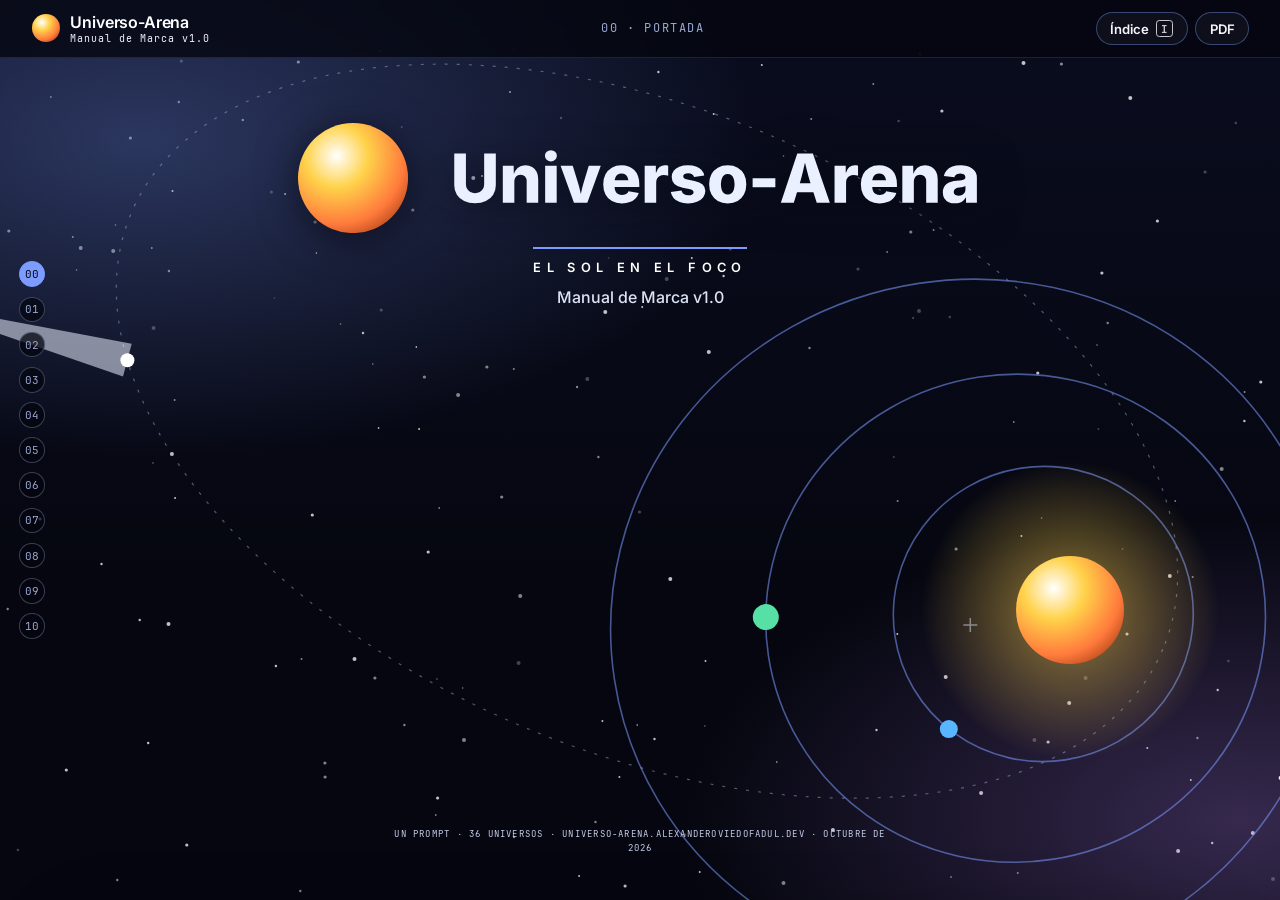
<file: docs/Manual_Marca_UniversoArena/v1.0/index.html>
<!DOCTYPE html>
<!-- GENERADO por scripts/build_v1.py desde contenido/ + plantillas/ + assets/ — no editar a mano. -->
<html lang="es">
<head>
<meta charset="utf-8">
<meta name="viewport" content="width=device-width, initial-scale=1">
<meta name="color-scheme" content="dark">
<title>Universo-Arena · Manual de Marca v1.0.0</title>
<meta name="description" content="Manual de Marca Universo-Arena v1.0 «El Sol en el foco»: origen, la arena, símbolo, color, tipografía, interfaces, aplicaciones, tono, web y gobernanza, con cada afirmación respaldada por su fuente.">
<link rel="icon" href="assets/logos/ua-simbolo.svg" type="image/svg+xml">
<link rel="stylesheet" href="assets/fonts/fonts.css">
<link rel="stylesheet" href="assets/css/ua-v1-base.css">
<link rel="stylesheet" href="assets/css/ua-v1-inmersivo.css">
</head>
<body class="modo-inmersivo">
<a class="saltar" href="#principal">Saltar al contenido</a>

<header class="cab" role="banner">
  <a class="cab-marca" href="#cap-portada" data-ir="cap-portada" aria-label="Universo-Arena, volver a la portada">
    <span class="cab-iso" aria-hidden="true"><svg width="100%" height="100%" focusable="false" aria-hidden="true"  xmlns="http://www.w3.org/2000/svg" viewBox="0 0 100 100"><defs><radialGradient id="m33-sol" cx="35" cy="30" r="95.52" gradientUnits="userSpaceOnUse"><stop offset="0" stop-color="#FFFFFF"/><stop offset="0.3" stop-color="#FFD24A"/><stop offset="0.65" stop-color="#FF7A3C"/><stop offset="1" stop-color="#7A1D00"/></radialGradient></defs><g><circle cx="50" cy="50" r="50" fill="url(#m33-sol)"/></g></svg></span>
    <span class="cab-txt">Universo-Arena <small>Manual de Marca v1.0</small></span>
  </a>
  <p class="cab-escena" aria-live="polite"><span data-escena-num>00</span> · <span data-escena-tit>Portada</span></p>
  <nav class="cab-acciones" aria-label="Acciones">
    <button type="button" class="btn-cab" data-abrir-indice aria-haspopup="dialog" aria-controls="indice">Índice <kbd>I</kbd></button>
    <a class="btn-cab" href="impresion.html" target="_blank" rel="noopener">PDF</a>
  </nav>
  <div class="progreso" aria-hidden="true"><span data-progreso></span></div>
</header>

<nav class="rail" aria-label="Capítulos">
  <ol><li><a href="#cap-portada" data-ir="cap-portada"><span class="rail-num">00</span><span class="rail-tit">Portada</span></a></li><li><a href="#cap-origen" data-ir="cap-origen"><span class="rail-num">01</span><span class="rail-tit">Origen</span></a></li><li><a href="#cap-arena" data-ir="cap-arena"><span class="rail-num">02</span><span class="rail-tit">Arena</span></a></li><li><a href="#cap-simbolo" data-ir="cap-simbolo"><span class="rail-num">03</span><span class="rail-tit">Símbolo</span></a></li><li><a href="#cap-color" data-ir="cap-color"><span class="rail-num">04</span><span class="rail-tit">Color</span></a></li><li><a href="#cap-tipografia" data-ir="cap-tipografia"><span class="rail-num">05</span><span class="rail-tit">Tipografía</span></a></li><li><a href="#cap-interfaces" data-ir="cap-interfaces"><span class="rail-num">06</span><span class="rail-tit">Interfaces</span></a></li><li><a href="#cap-aplicaciones" data-ir="cap-aplicaciones"><span class="rail-num">07</span><span class="rail-tit">Aplicaciones</span></a></li><li><a href="#cap-tono" data-ir="cap-tono"><span class="rail-num">08</span><span class="rail-tit">Tono</span></a></li><li><a href="#cap-web" data-ir="cap-web"><span class="rail-num">09</span><span class="rail-tit">Web</span></a></li><li><a href="#cap-gobernanza" data-ir="cap-gobernanza"><span class="rail-num">10</span><span class="rail-tit">Gobernanza</span></a></li></ol>
</nav>

<div class="indice-modal" id="indice" role="dialog" aria-modal="true" aria-labelledby="indice-tit" hidden>
  <div class="indice-caja">
    <div class="indice-cab">
      <h2 id="indice-tit">Índice</h2>
      <button type="button" class="btn-cab" data-cerrar-indice aria-label="Cerrar índice">Cerrar <kbd>Esc</kbd></button>
    </div>
    <ol class="indice-lista"><li><a href="#cap-portada" data-ir="cap-portada"><span class="rail-num">00</span><span class="rail-tit">Portada</span></a></li><li><a href="#cap-origen" data-ir="cap-origen"><span class="rail-num">01</span><span class="rail-tit">Origen</span></a></li><li><a href="#cap-arena" data-ir="cap-arena"><span class="rail-num">02</span><span class="rail-tit">Arena</span></a></li><li><a href="#cap-simbolo" data-ir="cap-simbolo"><span class="rail-num">03</span><span class="rail-tit">Símbolo</span></a></li><li><a href="#cap-color" data-ir="cap-color"><span class="rail-num">04</span><span class="rail-tit">Color</span></a></li><li><a href="#cap-tipografia" data-ir="cap-tipografia"><span class="rail-num">05</span><span class="rail-tit">Tipografía</span></a></li><li><a href="#cap-interfaces" data-ir="cap-interfaces"><span class="rail-num">06</span><span class="rail-tit">Interfaces</span></a></li><li><a href="#cap-aplicaciones" data-ir="cap-aplicaciones"><span class="rail-num">07</span><span class="rail-tit">Aplicaciones</span></a></li><li><a href="#cap-tono" data-ir="cap-tono"><span class="rail-num">08</span><span class="rail-tit">Tono</span></a></li><li><a href="#cap-web" data-ir="cap-web"><span class="rail-num">09</span><span class="rail-tit">Web</span></a></li><li><a href="#cap-gobernanza" data-ir="cap-gobernanza"><span class="rail-num">10</span><span class="rail-tit">Gobernanza</span></a></li></ol>
    <p class="indice-ayuda muted">Atajos: <kbd>I</kbd> índice · <kbd>J</kbd>/<kbd>K</kbd> capítulo siguiente o anterior · <kbd>Esc</kbd> cerrar. Ninguno actúa con Cmd, Ctrl o Alt.</p>
  </div>
</div>

<div class="viewport" id="k6-viewport">
  <main id="principal" tabindex="-1">
<section class="escena" id="cap-portada" data-escena="00" data-titulo-escena="Portada" aria-label="00 · Portada"><div class="lamina plantilla-portada sup-noche"><div class="portada"><div class="portada-fondo"><div class="grafica-capas"><div class="capa capa-fondo" data-z="0" aria-hidden="true"><svg viewBox="0 0 1600 900" preserveAspectRatio="xMidYMid slice" width="100%" height="100%"><defs><linearGradient id="p1-g" x1="0" y1="0" x2="0" y2="1"><stop offset="0" stop-color="#0A0D1F"/><stop offset=".7" stop-color="#05060F"/><stop offset="1" stop-color="#05060F"/></linearGradient><radialGradient id="p1-o" cx=".5" cy=".5" r=".5"><stop offset="0" stop-color="#7C9CFF" stop-opacity=".30"/><stop offset="1" stop-color="#7C9CFF" stop-opacity="0"/></radialGradient><radialGradient id="p1-n" cx=".5" cy=".5" r=".5"><stop offset="0" stop-color="#C08BFF" stop-opacity=".26"/><stop offset="1" stop-color="#C08BFF" stop-opacity="0"/></radialGradient><radialGradient id="p1-s" cx=".5" cy=".5" r=".5"><stop offset="0" stop-color="#FFD24A" stop-opacity=".55"/><stop offset="1" stop-color="#FFD24A" stop-opacity="0"/></radialGradient></defs><rect width="1600" height="900" fill="url(#p1-g)"/><path d="M176.7 850a1.2 1.2 0 1 0 2.4 0a1.2 1.2 0 1 0 -2.4 0M78.6 796a0.8 0.8 0 1 0 1.6 0a0.8 0.8 0 1 0 -1.6 0M863.8 726a1 1 0 1 0 2 0a1 1 0 1 0 -2 0M339.7 61a1.6 1.6 0 1 0 3.2 0a1.6 1.6 0 1 0 -3.2 0M1394.6 123a1.2 1.2 0 1 0 2.4 0a1.2 1.2 0 1 0 -2.4 0M1579.2 180a1.6 1.6 0 1 0 3.2 0a1.6 1.6 0 1 0 -3.2 0M311.6 328a2 2 0 1 0 4 0a2 2 0 1 0 -4 0M144.3 824a2 2 0 1 0 4 0a2 2 0 1 0 -4 0M1057.4 121a1.2 1.2 0 1 0 2.4 0a1.2 1.2 0 1 0 -2.4 0M70.0 681a2 2 0 1 0 4 0a2 2 0 1 0 -4 0M1052.8 457a1 1 0 1 0 2 0a1 1 0 1 0 -2 0M1192.4 740a2 2 0 1 0 4 0a2 2 0 1 0 -4 0M1542.9 106a1.6 1.6 0 1 0 3.2 0a1.6 1.6 0 1 0 -3.2 0M714.9 198a1 1 0 1 0 2 0a1 1 0 1 0 -2 0M767.9 258a0.8 0.8 0 1 0 1.6 0a0.8 0.8 0 1 0 -1.6 0M429.8 192a1.6 1.6 0 1 0 3.2 0a1.6 1.6 0 1 0 -3.2 0M842.4 835a2 2 0 1 0 4 0a2 2 0 1 0 -4 0M560.7 127a1 1 0 1 0 2 0a1 1 0 1 0 -2 0M797.9 512a1.6 1.6 0 1 0 3.2 0a1.6 1.6 0 1 0 -3.2 0M539.6 310a1.6 1.6 0 1 0 3.2 0a1.6 1.6 0 1 0 -3.2 0M1257.4 429a1 1 0 1 0 2 0a1 1 0 1 0 -2 0M745.3 379a2 2 0 1 0 4 0a2 2 0 1 0 -4 0M433.6 298a0.8 0.8 0 1 0 1.6 0a0.8 0.8 0 1 0 -1.6 0M888.7 249a1.6 1.6 0 1 0 3.2 0a1.6 1.6 0 1 0 -3.2 0M312.0 463a1 1 0 1 0 2 0a1 1 0 1 0 -2 0M824.7 279a2 2 0 1 0 4 0a2 2 0 1 0 -4 0M1363.5 172a1.6 1.6 0 1 0 3.2 0a1.6 1.6 0 1 0 -3.2 0M1243.6 678a2 2 0 1 0 4 0a2 2 0 1 0 -4 0M500.3 147a2 2 0 1 0 4 0a2 2 0 1 0 -4 0M676.6 663a2 2 0 1 0 4 0a2 2 0 1 0 -4 0M1108.6 317a1.2 1.2 0 1 0 2.4 0a1.2 1.2 0 1 0 -2.4 0M719.8 118a1.2 1.2 0 1 0 2.4 0a1.2 1.2 0 1 0 -2.4 0M1077.0 311a2 2 0 1 0 4 0a2 2 0 1 0 -4 0M1431.0 879a2 2 0 1 0 4 0a2 2 0 1 0 -4 0M1016.4 269a1.6 1.6 0 1 0 3.2 0a1.6 1.6 0 1 0 -3.2 0M1281.6 549a1 1 0 1 0 2 0a1 1 0 1 0 -2 0M595.9 679a1 1 0 1 0 2 0a1 1 0 1 0 -2 0M1387.2 661a1.2 1.2 0 1 0 2.4 0a1.2 1.2 0 1 0 -2.4 0" fill="#FFFFFF" opacity="0.25"/><path d="M735.9 387a1.2 1.2 0 1 0 2.4 0a1.2 1.2 0 1 0 -2.4 0M456.7 62a1.6 1.6 0 1 0 3.2 0a1.6 1.6 0 1 0 -3.2 0M1032.3 84a1 1 0 1 0 2 0a1 1 0 1 0 -2 0M1525.1 864a1 1 0 1 0 2 0a1 1 0 1 0 -2 0M401.6 120a1.2 1.2 0 1 0 2.4 0a1.2 1.2 0 1 0 -2.4 0M1403.6 392a1 1 0 1 0 2 0a1 1 0 1 0 -2 0M167.2 231a1.6 1.6 0 1 0 3.2 0a1.6 1.6 0 1 0 -3.2 0M274.7 225a0.8 0.8 0 1 0 1.6 0a0.8 0.8 0 1 0 -1.6 0M532.0 364a0.8 0.8 0 1 0 1.6 0a0.8 0.8 0 1 0 -1.6 0M1564.2 659a2 2 0 1 0 4 0a2 2 0 1 0 -4 0M1266.5 323a1.2 1.2 0 1 0 2.4 0a1.2 1.2 0 1 0 -2.4 0M678.2 596a2 2 0 1 0 4 0a2 2 0 1 0 -4 0M571.2 210a1.6 1.6 0 1 0 3.2 0a1.6 1.6 0 1 0 -3.2 0M1072.3 318a0.8 0.8 0 1 0 1.6 0a0.8 0.8 0 1 0 -1.6 0M672.8 837a1.2 1.2 0 1 0 2.4 0a1.2 1.2 0 1 0 -2.4 0M337.6 102a1.2 1.2 0 1 0 2.4 0a1.2 1.2 0 1 0 -2.4 0M473.5 222a1.6 1.6 0 1 0 3.2 0a1.6 1.6 0 1 0 -3.2 0M64.2 535a1.2 1.2 0 1 0 2.4 0a1.2 1.2 0 1 0 -2.4 0M499.7 324a0.8 0.8 0 1 0 1.6 0a0.8 0.8 0 1 0 -1.6 0M1356.2 738a1.2 1.2 0 1 0 2.4 0a1.2 1.2 0 1 0 -2.4 0M271.2 251a2 2 0 1 0 4 0a2 2 0 1 0 -4 0M130.0 441a2 2 0 1 0 4 0a2 2 0 1 0 -4 0M722.9 294a1 1 0 1 0 2 0a1 1 0 1 0 -2 0M1489.1 559a1.2 1.2 0 1 0 2.4 0a1.2 1.2 0 1 0 -2.4 0M333.6 400a1 1 0 1 0 2 0a1 1 0 1 0 -2 0M235.8 270a0.8 0.8 0 1 0 1.6 0a0.8 0.8 0 1 0 -1.6 0M483.5 777a1.6 1.6 0 1 0 3.2 0a1.6 1.6 0 1 0 -3.2 0M941.5 883a2 2 0 1 0 4 0a2 2 0 1 0 -4 0M563.2 725a1.2 1.2 0 1 0 2.4 0a1.2 1.2 0 1 0 -2.4 0M1485.3 675a1.6 1.6 0 1 0 3.2 0a1.6 1.6 0 1 0 -3.2 0M62.1 373a0.8 0.8 0 1 0 1.6 0a0.8 0.8 0 1 0 -1.6 0M459.1 891a1.2 1.2 0 1 0 2.4 0a1.2 1.2 0 1 0 -2.4 0M1069.2 232a1.6 1.6 0 1 0 3.2 0a1.6 1.6 0 1 0 -3.2 0M519.4 183a0.8 0.8 0 1 0 1.6 0a0.8 0.8 0 1 0 -1.6 0M1056.6 501a1 1 0 1 0 2 0a1 1 0 1 0 -2 0M582.8 377a1.6 1.6 0 1 0 3.2 0a1.6 1.6 0 1 0 -3.2 0M1114.5 549a1.6 1.6 0 1 0 3.2 0a1.6 1.6 0 1 0 -3.2 0M1256.2 345a0.8 0.8 0 1 0 1.6 0a0.8 0.8 0 1 0 -1.6 0M616.1 395a2 2 0 1 0 4 0a2 2 0 1 0 -4 0M68.7 684a1 1 0 1 0 2 0a1 1 0 1 0 -2 0M1092.6 230a1 1 0 1 0 2 0a1 1 0 1 0 -2 0M288.8 138a1.6 1.6 0 1 0 3.2 0a1.6 1.6 0 1 0 -3.2 0M1176.8 873a1 1 0 1 0 2 0a1 1 0 1 0 -2 0M276.1 880a1.2 1.2 0 1 0 2.4 0a1.2 1.2 0 1 0 -2.4 0M1351.7 577a1 1 0 1 0 2 0a1 1 0 1 0 -2 0M310.8 248a1 1 0 1 0 2 0a1 1 0 1 0 -2 0M660.1 497a1.6 1.6 0 1 0 3.2 0a1.6 1.6 0 1 0 -3.2 0M757.2 457a1.2 1.2 0 1 0 2.4 0a1.2 1.2 0 1 0 -2.4 0M622.0 740a2 2 0 1 0 4 0a2 2 0 1 0 -4 0M3.6 409a0.8 0.8 0 1 0 1.6 0a0.8 0.8 0 1 0 -1.6 0M1379.7 469a2 2 0 1 0 4 0a2 2 0 1 0 -4 0M1488.0 487a0.8 0.8 0 1 0 1.6 0a0.8 0.8 0 1 0 -1.6 0M1558.2 659a1.6 1.6 0 1 0 3.2 0a1.6 1.6 0 1 0 -3.2 0M1559.9 106a1.6 1.6 0 1 0 3.2 0a1.6 1.6 0 1 0 -3.2 0M231.8 237a1 1 0 1 0 2 0a1 1 0 1 0 -2 0M483.3 763a1.6 1.6 0 1 0 3.2 0a1.6 1.6 0 1 0 -3.2 0M26.0 789a2 2 0 1 0 4 0a2 2 0 1 0 -4 0M1523.6 284a1 1 0 1 0 2 0a1 1 0 1 0 -2 0M968.3 348a1.2 1.2 0 1 0 2.4 0a1.2 1.2 0 1 0 -2.4 0M110.0 848a1.2 1.2 0 1 0 2.4 0a1.2 1.2 0 1 0 -2.4 0M1566.7 239a1.6 1.6 0 1 0 3.2 0a1.6 1.6 0 1 0 -3.2 0M3.2 237a1.2 1.2 0 1 0 2.4 0a1.2 1.2 0 1 0 -2.4 0M645.3 367a1.6 1.6 0 1 0 3.2 0a1.6 1.6 0 1 0 -3.2 0M1589.7 759a1.2 1.2 0 1 0 2.4 0a1.2 1.2 0 1 0 -2.4 0M327.7 271a1.2 1.2 0 1 0 2.4 0a1.2 1.2 0 1 0 -2.4 0M533.3 678a1.6 1.6 0 1 0 3.2 0a1.6 1.6 0 1 0 -3.2 0M166.5 609a1.2 1.2 0 1 0 2.4 0a1.2 1.2 0 1 0 -2.4 0M1497.6 345a1.2 1.2 0 1 0 2.4 0a1.2 1.2 0 1 0 -2.4 0M84.8 467a1.2 1.2 0 1 0 2.4 0a1.2 1.2 0 1 0 -2.4 0M1478.3 242a1 1 0 1 0 2 0a1 1 0 1 0 -2 0M621.9 688a0.8 0.8 0 1 0 1.6 0a0.8 0.8 0 1 0 -1.6 0M1219.8 64a1.6 1.6 0 1 0 3.2 0a1.6 1.6 0 1 0 -3.2 0M672.8 369a1 1 0 1 0 2 0a1 1 0 1 0 -2 0M238.7 248a2 2 0 1 0 4 0a2 2 0 1 0 -4 0M754.3 822a1.2 1.2 0 1 0 2.4 0a1.2 1.2 0 1 0 -2.4 0M1078.6 54a1.2 1.2 0 1 0 2.4 0a1.2 1.2 0 1 0 -2.4 0M460.5 659a1 1 0 1 0 2 0a1 1 0 1 0 -2 0M1200.8 518a0.8 0.8 0 1 0 1.6 0a0.8 0.8 0 1 0 -1.6 0M942.7 156a0.8 0.8 0 1 0 1.6 0a0.8 0.8 0 1 0 -1.6 0M8.3 314a0.8 0.8 0 1 0 1.6 0a0.8 0.8 0 1 0 -1.6 0M970.2 119a1 1 0 1 0 2 0a1 1 0 1 0 -2 0M1466.1 273a0.8 0.8 0 1 0 1.6 0a0.8 0.8 0 1 0 -1.6 0" fill="#FFFFFF" opacity="0.5"/><path d="M334.1 498a1 1 0 1 0 2 0a1 1 0 1 0 -2 0M1327.8 576a2 2 0 1 0 4 0a2 2 0 1 0 -4 0M521.8 333a1.2 1.2 0 1 0 2.4 0a1.2 1.2 0 1 0 -2.4 0M1288.3 98a2 2 0 1 0 4 0a2 2 0 1 0 -4 0M198.5 519a1.6 1.6 0 1 0 3.2 0a1.6 1.6 0 1 0 -3.2 0M1371.0 843a1.2 1.2 0 1 0 2.4 0a1.2 1.2 0 1 0 -2.4 0M25.8 614a0.8 0.8 0 1 0 1.6 0a0.8 0.8 0 1 0 -1.6 0M76.5 523a1 1 0 1 0 2 0a1 1 0 1 0 -2 0M631.3 178a2 2 0 1 0 4 0a2 2 0 1 0 -4 0M864.5 661a1 1 0 1 0 2 0a1 1 0 1 0 -2 0M1185.2 34a1.2 1.2 0 1 0 2.4 0a1.2 1.2 0 1 0 -2.4 0M1542.4 621a1 1 0 1 0 2 0a1 1 0 1 0 -2 0M1103.7 677a2 2 0 1 0 4 0a2 2 0 1 0 -4 0M539.4 51a1 1 0 1 0 2 0a1 1 0 1 0 -2 0M578.1 429a1 1 0 1 0 2 0a1 1 0 1 0 -2 0M307.0 743a1.2 1.2 0 1 0 2.4 0a1.2 1.2 0 1 0 -2.4 0M920.8 65a1 1 0 1 0 2 0a1 1 0 1 0 -2 0M1566.8 432a2 2 0 1 0 4 0a2 2 0 1 0 -4 0M1529.5 188a2 2 0 1 0 4 0a2 2 0 1 0 -4 0M224.7 770a1.6 1.6 0 1 0 3.2 0a1.6 1.6 0 1 0 -3.2 0M1410.8 833a2 2 0 1 0 4 0a2 2 0 1 0 -4 0M673.0 50a0.8 0.8 0 1 0 1.6 0a0.8 0.8 0 1 0 -1.6 0M1349.8 780a1 1 0 1 0 2 0a1 1 0 1 0 -2 0M1306.3 748a1 1 0 1 0 2 0a1 1 0 1 0 -2 0M470.7 515a1.6 1.6 0 1 0 3.2 0a1.6 1.6 0 1 0 -3.2 0M1376.5 690a1.2 1.2 0 1 0 2.4 0a1.2 1.2 0 1 0 -2.4 0M763.3 312a2 2 0 1 0 4 0a2 2 0 1 0 -4 0M1583.7 590a0.8 0.8 0 1 0 1.6 0a0.8 0.8 0 1 0 -1.6 0M1100.3 111a1.6 1.6 0 1 0 3.2 0a1.6 1.6 0 1 0 -3.2 0M29.7 116a0.8 0.8 0 1 0 1.6 0a0.8 0.8 0 1 0 -1.6 0M595.0 815a0.8 0.8 0 1 0 1.6 0a0.8 0.8 0 1 0 -1.6 0M801.2 307a1 1 0 1 0 2 0a1 1 0 1 0 -2 0M936.0 762a0.8 0.8 0 1 0 1.6 0a0.8 0.8 0 1 0 -1.6 0M113.8 714a1.6 1.6 0 1 0 3.2 0a1.6 1.6 0 1 0 -3.2 0M13.4 399a1.6 1.6 0 1 0 3.2 0a1.6 1.6 0 1 0 -3.2 0M1139.1 793a2 2 0 1 0 4 0a2 2 0 1 0 -4 0M641.0 176a1 1 0 1 0 2 0a1 1 0 1 0 -2 0M1110.2 877a0.8 0.8 0 1 0 1.6 0a0.8 0.8 0 1 0 -1.6 0M444.1 194a1 1 0 1 0 2 0a1 1 0 1 0 -2 0M850.8 258a1 1 0 1 0 2 0a1 1 0 1 0 -2 0M1035.3 730a1.2 1.2 0 1 0 2.4 0a1.2 1.2 0 1 0 -2.4 0M26.2 572a2 2 0 1 0 4 0a2 2 0 1 0 -4 0M434.7 666a1.2 1.2 0 1 0 2.4 0a1.2 1.2 0 1 0 -2.4 0M1196.2 373a1.6 1.6 0 1 0 3.2 0a1.6 1.6 0 1 0 -3.2 0M1336.1 851a2 2 0 1 0 4 0a2 2 0 1 0 -4 0M796.4 725a0.8 0.8 0 1 0 1.6 0a0.8 0.8 0 1 0 -1.6 0M210.1 97a0.8 0.8 0 1 0 1.6 0a0.8 0.8 0 1 0 -1.6 0M596.0 798a1.6 1.6 0 1 0 3.2 0a1.6 1.6 0 1 0 -3.2 0M1173.0 422a0.8 0.8 0 1 0 1.6 0a0.8 0.8 0 1 0 -1.6 0M761.4 721a1 1 0 1 0 2 0a1 1 0 1 0 -2 0M298.5 620a1.2 1.2 0 1 0 2.4 0a1.2 1.2 0 1 0 -2.4 0M1046.3 252a0.8 0.8 0 1 0 1.6 0a0.8 0.8 0 1 0 -1.6 0M866.8 352a2 2 0 1 0 4 0a2 2 0 1 0 -4 0M586.6 552a1.6 1.6 0 1 0 3.2 0a1.6 1.6 0 1 0 -3.2 0M1564.1 870a1 1 0 1 0 2 0a1 1 0 1 0 -2 0M326.5 624a2 2 0 1 0 4 0a2 2 0 1 0 -4 0M1285.4 634a1.6 1.6 0 1 0 3.2 0a1.6 1.6 0 1 0 -3.2 0M1533.0 290a1.6 1.6 0 1 0 3.2 0a1.6 1.6 0 1 0 -3.2 0M1334.4 501a0.8 0.8 0 1 0 1.6 0a0.8 0.8 0 1 0 -1.6 0M817.2 72a1.2 1.2 0 1 0 2.4 0a1.2 1.2 0 1 0 -2.4 0M329.9 454a2 2 0 1 0 4 0a2 2 0 1 0 -4 0M155.0 695a1.2 1.2 0 1 0 2.4 0a1.2 1.2 0 1 0 -2.4 0M89.6 811a2 2 0 1 0 4 0a2 2 0 1 0 -4 0M1181.5 63a2 2 0 1 0 4 0a2 2 0 1 0 -4 0M260.3 564a1.2 1.2 0 1 0 2.4 0a1.2 1.2 0 1 0 -2.4 0M1206.5 742a1.6 1.6 0 1 0 3.2 0a1.6 1.6 0 1 0 -3.2 0M1460.9 775a1.6 1.6 0 1 0 3.2 0a1.6 1.6 0 1 0 -3.2 0M1056.3 634a1 1 0 1 0 2 0a1 1 0 1 0 -2 0M512.5 659a2 2 0 1 0 4 0a2 2 0 1 0 -4 0M767.4 173a2 2 0 1 0 4 0a2 2 0 1 0 -4 0M858.7 872a1 1 0 1 0 2 0a1 1 0 1 0 -2 0M1403.2 421a1.2 1.2 0 1 0 2.4 0a1.2 1.2 0 1 0 -2.4 0M13.9 368a1.2 1.2 0 1 0 2.4 0a1.2 1.2 0 1 0 -2.4 0M778.4 777a1 1 0 1 0 2 0a1 1 0 1 0 -2 0M24.1 58a1.2 1.2 0 1 0 2.4 0a1.2 1.2 0 1 0 -2.4 0M1419.2 382a1.6 1.6 0 1 0 3.2 0a1.6 1.6 0 1 0 -3.2 0M1486.2 96a1 1 0 1 0 2 0a1 1 0 1 0 -2 0M783.5 886a1.6 1.6 0 1 0 3.2 0a1.6 1.6 0 1 0 -3.2 0M990.9 830a2 2 0 1 0 4 0a2 2 0 1 0 -4 0M598.4 508a0.8 0.8 0 1 0 1.6 0a0.8 0.8 0 1 0 -1.6 0M1315.8 221a1.6 1.6 0 1 0 3.2 0a1.6 1.6 0 1 0 -3.2 0M813.3 739a1.2 1.2 0 1 0 2.4 0a1.2 1.2 0 1 0 -2.4 0M1227.2 703a2 2 0 1 0 4 0a2 2 0 1 0 -4 0M31.9 556a1.2 1.2 0 1 0 2.4 0a1.2 1.2 0 1 0 -2.4 0M475.6 253a0.8 0.8 0 1 0 1.6 0a0.8 0.8 0 1 0 -1.6 0M738.1 876a1 1 0 1 0 2 0a1 1 0 1 0 -2 0M828.3 579a2 2 0 1 0 4 0a2 2 0 1 0 -4 0M331.5 191a1 1 0 1 0 2 0a1 1 0 1 0 -2 0M882.4 276a1.2 1.2 0 1 0 2.4 0a1.2 1.2 0 1 0 -2.4 0M1180.4 536a1 1 0 1 0 2 0a1 1 0 1 0 -2 0M1260.3 273a1.6 1.6 0 1 0 3.2 0a1.6 1.6 0 1 0 -3.2 0M19.9 870a0.8 0.8 0 1 0 1.6 0a0.8 0.8 0 1 0 -1.6 0M872.7 114a1 1 0 1 0 2 0a1 1 0 1 0 -2 0M345.2 845a1.6 1.6 0 1 0 3.2 0a1.6 1.6 0 1 0 -3.2 0" fill="#FFFFFF" opacity="0.75"/><path d="M669.2 92a0.8 0.8 0 1 0 1.6 0a0.8 0.8 0 1 0 -1.6 0M537.8 428a0.8 0.8 0 1 0 1.6 0a0.8 0.8 0 1 0 -1.6 0M1438.6 778a2 2 0 1 0 4 0a2 2 0 1 0 -4 0M25.1 698a0.8 0.8 0 1 0 1.6 0a0.8 0.8 0 1 0 -1.6 0M575.5 347a0.8 0.8 0 1 0 1.6 0a0.8 0.8 0 1 0 -1.6 0M19.1 208a1 1 0 1 0 2 0a1 1 0 1 0 -2 0" fill="#FFFFFF" opacity="1"/><ellipse cx="300" cy="140" rx="620" ry="320" fill="url(#p1-o)"/><ellipse cx="1400" cy="820" rx="560" ry="300" fill="url(#p1-n)"/></svg></div><div class="capa capa-orbitas" data-z="3" aria-hidden="true"><svg viewBox="0 0 1600 900" preserveAspectRatio="xMidYMid slice" width="100%" height="100%"><ellipse cx="1203.3" cy="614.0" rx="150" ry="147.5" transform="rotate(-8.59 1203.3 614.0)" fill="none" stroke="#7C9CFF" stroke-width="1.6" opacity=".55"/><circle cx="1108.8" cy="729.1" r="9" fill="#57B6FF"/><ellipse cx="1175.6" cy="618.2" rx="250" ry="243.9" transform="rotate(-8.59 1175.6 618.2)" fill="none" stroke="#7C9CFF" stroke-width="1.6" opacity=".55"/><circle cx="925.8" cy="617.1" r="13" fill="#56E0A6"/><ellipse cx="1130.3" cy="625.1" rx="360" ry="345.6" transform="rotate(-8.59 1130.3 625.1)" fill="none" stroke="#7C9CFF" stroke-width="1.6" opacity=".55"/><circle cx="1135.7" cy="970.9" r="17" fill="#C08BFF"/><g opacity=".7"><path d="M1123.3 625.1 H1137.3 M1130.3 618.1 V632.1" stroke="#9AA8D4" stroke-width="1.5"/></g></svg></div><div class="capa capa-cometa" data-z="2" aria-hidden="true"><svg viewBox="0 0 1600 900" preserveAspectRatio="xMidYMid slice" width="100%" height="100%"><defs><linearGradient id="p1-c" x1="0" y1="0" x2="1" y2="0"><stop offset="0" stop-color="#EAF0FF" stop-opacity=".85"/><stop offset="1" stop-color="#7C9CFF" stop-opacity="0"/></linearGradient></defs><ellipse cx="807.0" cy="431.2" rx="560" ry="320.5" transform="rotate(22.92 807.0 431.2)" fill="none" stroke="#9AA8D4" stroke-width="1.2" stroke-dasharray="3 9" opacity=".5"/><path d="M291.7 343.8 L65.1 301.3 L283.0 376.6Z" fill="#EAF0FF" opacity=".55"/><circle cx="287.4" cy="360.2" r="7" fill="#FFFFFF"/></svg></div><div class="capa capa-sol" data-z="1" aria-hidden="true"><svg viewBox="0 0 1600 900" preserveAspectRatio="xMidYMid slice" width="100%" height="100%"><defs><radialGradient id="p1-sol" cx="1213.8" cy="588.4" r="103.17" gradientUnits="userSpaceOnUse"><stop offset="0" stop-color="#FFFFFF"/><stop offset="0.3" stop-color="#FFD24A"/><stop offset="0.65" stop-color="#FF7A3C"/><stop offset="1" stop-color="#7A1D00"/></radialGradient></defs><circle cx="1230" cy="610" r="150" fill="url(#p1-s)"/><circle cx="1230" cy="610" r="54" fill="url(#p1-sol)"/></svg></div></div></div><div class="portada-texto"><div class="portada-marca"><div class="imago sobre-oscuro" role="img" aria-label="Universo-Arena"><div class="logo imago-svg" data-logo="ua-horizontal-negativo.svg" style="aspect-ratio:622 / 100;"><svg width="100%" height="100%" focusable="false" aria-hidden="true"  xmlns="http://www.w3.org/2000/svg" viewBox="0 0 622 100"><defs><radialGradient id="m1-sol" cx="35" cy="30" r="95.52" gradientUnits="userSpaceOnUse"><stop offset="0" stop-color="#FFFFFF"/><stop offset="0.3" stop-color="#FFD24A"/><stop offset="0.65" stop-color="#FF7A3C"/><stop offset="1" stop-color="#7A1D00"/></radialGradient></defs><g><circle cx="50" cy="50" r="50" fill="url(#m1-sol)"/></g><path d="M160.82 72.97Q155.16 72.97 150.92 70.93Q146.67 68.89 144.31 65.18Q141.95 61.47 141.95 56.49V27.61H152.55V55.6Q152.55 57.97 153.6 59.8Q154.65 61.62 156.51 62.67Q158.36 63.71 160.82 63.71Q163.3 63.71 165.16 62.67Q167.02 61.62 168.07 59.8Q169.12 57.97 169.12 55.6V27.61H179.71V56.49Q179.71 61.47 177.34 65.18Q174.98 68.89 170.72 70.93Q166.47 72.97 160.82 72.97Z M196.53 53.21V72.39H186.06V38.79H195.91L196.1 47.28H195.65Q196.88 43.26 199.52 40.82Q202.15 38.37 206.59 38.37Q210.12 38.37 212.73 39.94Q215.34 41.51 216.78 44.35Q218.22 47.2 218.22 51.01V72.39H207.74V53.03Q207.74 50.21 206.29 48.6Q204.85 46.98 202.27 46.98Q200.57 46.98 199.28 47.73Q197.98 48.47 197.26 49.86Q196.53 51.24 196.53 53.21Z M224.53 72.39V38.79H235.01V72.39ZM229.76 34.87Q227.52 34.87 225.93 33.38Q224.33 31.9 224.33 29.81Q224.33 27.69 225.93 26.22Q227.52 24.75 229.76 24.75Q232 24.75 233.59 26.22Q235.19 27.69 235.19 29.81Q235.19 31.9 233.59 33.38Q232 34.87 229.76 34.87Z M250.71 72.39 238.54 38.79H249.6L254.63 55.22Q255.63 58.54 256.38 61.99Q257.13 65.43 257.91 69.28H256Q256.75 65.43 257.49 62Q258.23 58.57 259.21 55.22L264.14 38.79H275.06L262.85 72.39Z M294.22 73.02Q288.97 73.02 285.16 70.93Q281.36 68.85 279.32 64.97Q277.29 61.1 277.29 55.72Q277.29 50.53 279.32 46.63Q281.36 42.73 285.08 40.55Q288.79 38.37 293.84 38.37Q297.38 38.37 300.35 39.49Q303.31 40.6 305.49 42.77Q307.66 44.95 308.86 48.14Q310.05 51.33 310.05 55.51V58.15H281V52.03H305.06L300.16 53.49Q300.16 51.14 299.45 49.46Q298.75 47.78 297.37 46.87Q295.99 45.97 293.93 45.97Q291.88 45.97 290.47 46.88Q289.06 47.8 288.33 49.43Q287.6 51.07 287.6 53.28V57.66Q287.6 60.24 288.45 61.98Q289.29 63.71 290.83 64.56Q292.37 65.42 294.41 65.42Q295.82 65.42 296.98 65.02Q298.13 64.62 298.96 63.85Q299.79 63.09 300.22 61.97L309.56 63.5Q308.73 66.39 306.66 68.53Q304.59 70.67 301.45 71.84Q298.32 73.02 294.22 73.02Z M314.94 72.39V38.79H325.1V44.92H325.46Q326.37 41.59 328.46 39.97Q330.55 38.36 333.3 38.36Q334.04 38.36 334.83 38.46Q335.63 38.55 336.29 38.74V47.86Q335.55 47.59 334.32 47.46Q333.1 47.33 332.13 47.33Q330.21 47.33 328.67 48.18Q327.14 49.02 326.28 50.53Q325.41 52.04 325.41 54.05V72.39Z M354.3 73.02Q350 73.02 346.69 71.79Q343.38 70.57 341.31 68.28Q339.24 65.99 338.66 62.78L348.39 61.25Q349.02 63.42 350.52 64.54Q352.03 65.66 354.69 65.66Q356.88 65.66 358.14 64.89Q359.39 64.12 359.39 62.85Q359.39 61.7 358.39 60.99Q357.39 60.28 355.29 59.86L349.43 58.72Q344.45 57.76 341.97 55.33Q339.5 52.9 339.5 49.03Q339.5 45.67 341.31 43.29Q343.13 40.91 346.44 39.64Q349.75 38.37 354.27 38.37Q358.48 38.37 361.59 39.5Q364.71 40.63 366.61 42.71Q368.52 44.79 369.09 47.69L359.83 49.16Q359.36 47.47 357.97 46.53Q356.58 45.59 354.46 45.59Q352.55 45.59 351.25 46.35Q349.94 47.1 349.94 48.41Q349.94 49.43 350.76 50.2Q351.58 50.97 353.72 51.39L360.15 52.59Q365.15 53.53 367.6 55.77Q370.06 58 370.06 61.66Q370.06 65.11 368.03 67.66Q365.99 70.21 362.44 71.61Q358.9 73.02 354.3 73.02Z M390.41 73.02Q385.16 73.02 381.37 70.84Q377.57 68.67 375.55 64.77Q373.52 60.88 373.52 55.71Q373.52 50.52 375.55 46.62Q377.57 42.72 381.37 40.55Q385.16 38.37 390.41 38.37Q395.67 38.37 399.45 40.55Q403.22 42.72 405.25 46.62Q407.27 50.52 407.27 55.71Q407.27 60.88 405.25 64.77Q403.22 68.67 399.45 70.84Q395.67 73.02 390.41 73.02ZM390.41 65Q392.41 65 393.8 63.83Q395.18 62.66 395.89 60.55Q396.6 58.44 396.6 55.66Q396.6 52.85 395.89 50.77Q395.18 48.69 393.8 47.54Q392.41 46.38 390.41 46.38Q388.39 46.38 387.01 47.54Q385.62 48.69 384.91 50.77Q384.2 52.84 384.2 55.66Q384.2 58.44 384.91 60.55Q385.62 62.66 387.01 63.83Q388.39 65 390.41 65Z M433.66 50.21V58.3H413.01V50.21Z M438.65 72.39 453.58 27.61H467.77L483.16 72.39H471.26L465.03 52.81Q463.54 47.93 462.15 42.42Q460.75 36.91 459.35 30.97H461.71Q460.36 36.93 459.09 42.45Q457.83 47.97 456.41 52.81L450.42 72.39ZM448.78 62.85V54.76H473.03V62.85Z M487.43 72.39V38.79H497.59V44.92H497.95Q498.86 41.59 500.95 39.97Q503.04 38.36 505.8 38.36Q506.53 38.36 507.33 38.46Q508.12 38.55 508.78 38.74V47.86Q508.04 47.59 506.82 47.46Q505.59 47.33 504.62 47.33Q502.7 47.33 501.17 48.18Q499.64 49.02 498.77 50.53Q497.91 52.04 497.91 54.05V72.39Z M528.28 73.02Q523.03 73.02 519.22 70.93Q515.42 68.85 513.39 64.97Q511.35 61.1 511.35 55.72Q511.35 50.53 513.39 46.63Q515.42 42.73 519.14 40.55Q522.86 38.37 527.91 38.37Q531.45 38.37 534.41 39.49Q537.38 40.6 539.55 42.77Q541.73 44.95 542.92 48.14Q544.11 51.33 544.11 55.51V58.15H515.06V52.03H539.12L534.22 53.49Q534.22 51.14 533.52 49.46Q532.81 47.78 531.43 46.87Q530.05 45.97 528 45.97Q525.94 45.97 524.53 46.88Q523.12 47.8 522.39 49.43Q521.66 51.07 521.66 53.28V57.66Q521.66 60.24 522.51 61.98Q523.36 63.71 524.9 64.56Q526.44 65.42 528.47 65.42Q529.89 65.42 531.04 65.02Q532.2 64.62 533.03 63.85Q533.85 63.09 534.28 61.97L543.62 63.5Q542.79 66.39 540.72 68.53Q538.66 70.67 535.52 71.84Q532.38 73.02 528.28 73.02Z M559.48 53.21V72.39H549V38.79H558.86L559.05 47.28H558.59Q559.83 43.26 562.46 40.82Q565.09 38.37 569.53 38.37Q573.06 38.37 575.67 39.94Q578.28 41.51 579.72 44.35Q581.16 47.2 581.16 51.01V72.39H570.68V53.03Q570.68 50.21 569.24 48.6Q567.79 46.98 565.21 46.98Q563.51 46.98 562.22 47.73Q560.92 48.47 560.2 49.86Q559.48 51.24 559.48 53.21Z M596.86 72.98Q593.65 72.98 591.14 71.89Q588.63 70.79 587.22 68.59Q585.8 66.39 585.8 63.06Q585.8 60.27 586.78 58.35Q587.76 56.43 589.5 55.23Q591.24 54.04 593.49 53.4Q595.75 52.77 598.3 52.56Q601.17 52.3 602.91 52.02Q604.66 51.75 605.46 51.18Q606.26 50.61 606.26 49.58V49.45Q606.26 48.28 605.72 47.47Q605.18 46.67 604.16 46.24Q603.15 45.81 601.69 45.81Q600.25 45.81 599.13 46.25Q598.01 46.68 597.29 47.45Q596.56 48.22 596.27 49.28L586.76 48.05Q587.44 45.16 589.38 42.99Q591.32 40.82 594.45 39.59Q597.59 38.37 601.8 38.37Q604.92 38.37 607.64 39.11Q610.36 39.84 612.4 41.28Q614.44 42.71 615.59 44.79Q616.74 46.88 616.74 49.58V72.39H606.87V67.68H606.61Q605.69 69.4 604.3 70.58Q602.92 71.76 601.06 72.37Q599.21 72.98 596.86 72.98ZM600.05 66.04Q601.82 66.04 603.24 65.32Q604.67 64.61 605.51 63.35Q606.35 62.08 606.35 60.43V57.21Q605.91 57.44 605.23 57.65Q604.55 57.87 603.74 58.04Q602.93 58.21 602.12 58.34Q601.31 58.47 600.57 58.59Q599.03 58.8 597.95 59.32Q596.87 59.84 596.3 60.64Q595.74 61.45 595.74 62.58Q595.74 63.7 596.29 64.47Q596.85 65.25 597.82 65.64Q598.79 66.04 600.05 66.04Z" fill="#EAF0FF"/></svg></div></div></div><p class="portada-lema">El Sol en el foco</p><p class="portada-sub">Manual de Marca v1.0</p><p class="portada-pie">Un prompt · 36 universos · universo-arena.alexanderoviedofadul.dev · Octubre de 2026</p></div></div></div><div class="lamina plantilla-libre sup-claro"><div class="cols" style="--cols:1.2fr 1fr"><div class="col"><p class="eyebrow">Contenido</p><h2 data-revelar>El Sol en el foco, con su fuente</h2><ol class="indice"><li><a href="#cap-origen"><span class="ind-num">01</span><span class="ind-tit">Origen y nombre</span><span class="ind-pag">03</span></a></li><li><a href="#cap-arena"><span class="ind-num">02</span><span class="ind-tit">La arena</span><span class="ind-pag">06</span></a></li><li><a href="#cap-simbolo"><span class="ind-num">03</span><span class="ind-tit">Símbolo y logotipo</span><span class="ind-pag">10</span></a></li><li><a href="#cap-color"><span class="ind-num">04</span><span class="ind-tit">Color</span><span class="ind-pag">17</span></a></li><li><a href="#cap-tipografia"><span class="ind-num">05</span><span class="ind-tit">Tipografía</span><span class="ind-pag">24</span></a></li><li><a href="#cap-interfaces"><span class="ind-num">06</span><span class="ind-tit">Interfaces</span><span class="ind-pag">27</span></a></li><li><a href="#cap-aplicaciones"><span class="ind-num">07</span><span class="ind-tit">Aplicaciones</span><span class="ind-pag">29</span></a></li><li><a href="#cap-tono"><span class="ind-num">08</span><span class="ind-tit">Tono y voz</span><span class="ind-pag">32</span></a></li><li><a href="#cap-web"><span class="ind-num">09</span><span class="ind-tit">Web</span><span class="ind-pag">34</span></a></li><li><a href="#cap-gobernanza"><span class="ind-num">10</span><span class="ind-tit">Gobernanza y fuentes</span><span class="ind-pag">36</span></a></li></ol></div><div class="col"><div class="tarjeta tono-cian card-viva" data-revelar><strong class="tar-tit">Qué es este manual</strong><span class="tar-sub">Versión 1.0 · octubre de 2026</span><p>El primer manual de marca de Universo-Arena, el benchmark abierto en el que 36 combinaciones de modelo y agente de código resuelven el mismo reto <sup class="cita">[<a href="#fuente-readme">2</a>]</sup>. Mide lo que la galería ya tenía —el Sol de la barra y sus colores <sup class="cita">[<a href="#fuente-galeria-anterior">18</a>]</sup>— y fija las reglas de lo que viene.</p></div><aside class="nota nota-azul" data-revelar><strong class="nota-tit">Las cifras no se escriben</strong><p>Cada número de este manual —entregas, notas, tiers, categorías— lo lee el build de assets/benchmark.json y de los documentos del método <sup class="cita">[<a href="#fuente-benchmark">7</a>, <a href="#fuente-rubrica">4</a>]</sup>. Si el benchmark cambia, el manual se reconstruye y dice lo nuevo.</p></aside><aside class="nota nota-verde" data-revelar><strong class="nota-tit">Nada sin fuente</strong><p>Cada afirmación lleva un número entre corchetes que remite a la bibliografía del capítulo 10. Si algo no tiene fuente, no está.</p></aside></div></div></div></section>
<section class="escena" id="cap-origen" data-escena="01" data-titulo-escena="Origen" aria-label="01 · Origen y nombre"><div class="lamina plantilla-portadilla sup-noche"><div class="porta"><div class="porta-texto"><p class="porta-num">01</p><p class="eyebrow">Un prompt, muchos universos</p><h2 class="porta-tit" data-titulo>Origen y nombre</h2><p class="porta-lead">Universo-Arena nació el 15 de junio de 2026 con una pregunta: si muchos modelos y agentes reciben el mismo reto, ¿quién construye el mejor universo?</p></div><div class="porta-fig"><div class="orbita-vivo"><canvas class="orbita-gl" aria-hidden="true" data-solo-inmersivo></canvas><svg class="orbita-respaldo" viewBox="0 0 400 250" preserveAspectRatio="xMidYMid slice" width="100%" height="100%" aria-hidden="true"><defs><radialGradient id="ov1-s" cx="197.3" cy="121.4" r="17.19" gradientUnits="userSpaceOnUse"><stop offset="0" stop-color="#FFFFFF"/><stop offset="0.3" stop-color="#FFD24A"/><stop offset="0.65" stop-color="#FF7A3C"/><stop offset="1" stop-color="#7A1D00"/></radialGradient></defs><rect width="400" height="250" fill="#05060F"/><ellipse cx="134.0" cy="125.0" rx="120" ry="100.2" fill="none" stroke="#7C9CFF" stroke-width="1.4" opacity=".7"/><ellipse cx="84.2" cy="61.7" rx="165" ry="99.0" transform="rotate(28.65 84.2 61.7)" fill="none" stroke="#9AA8D4" stroke-width="1" stroke-dasharray="2 6" opacity=".55"/><path d="M130.0 125.0 H138.0 M134.0 121.0 V129.0" stroke="#9AA8D4" stroke-width="1"/><path d="M-62.5 33.0 L-121.4 20.1 L-66.2 44.4Z" fill="#EAF0FF" opacity=".5"/><circle cx="-64.4" cy="38.7" r="3" fill="#FFFFFF"/><circle cx="63.4" cy="206.0" r="6" fill="#56E0A6"/><circle cx="200" cy="125" r="9" fill="url(#ov1-s)"/></svg></div></div></div></div><div class="lamina plantilla-libre sup-claro"><div class="cols" style="--cols:1fr 1fr"><div class="col"><p class="eyebrow">El nombre</p><h2 data-revelar>Universo + Arena</h2><p class="" data-revelar>«Universo» es lo que cada entrega construye: una simulación 3D del Sistema Solar con BabylonJS, en un único index.html que se abre con doble clic <sup class="cita">[<a href="#fuente-prompt">1</a>]</sup>. «Arena» es el sitio donde se comparan: todas reciben el mismo reto, en una sola pasada, y se puntúan con la misma rúbrica <sup class="cita">[<a href="#fuente-readme">2</a>]</sup>.</p><p class="" data-revelar>El nombre se escribe con guion, como en el repositorio y en la barra de la galería: <strong>Universo-Arena</strong> <sup class="cita">[<a href="#fuente-claude-md">9</a>, <a href="#fuente-galeria-anterior">18</a>]</sup>.</p><aside class="nota nota-azul" data-revelar><strong class="nota-tit">Cada carpeta es una identidad</strong><p>El nombre de cada carpeta dice el modelo y el agente que la hicieron (por ejemplo, codex-gpt-5.5 = GPT-5.5 con Codex). No se renombran: son resultados del experimento <sup class="cita">[<a href="#fuente-claude-md">9</a>]</sup>.</p></aside></div><div class="col"><p class="eyebrow">La metáfora</p><h2 data-revelar>El Sol en el foco</h2><p class="" data-revelar>Casi todas las entregas «se ven bien». Lo que separó a las mejores fueron dos detalles que solo resuelve quien entiende la física <sup class="cita">[<a href="#fuente-conclusiones">6</a>]</sup>:</p><ul class="lista " data-revelar><li><strong>El Sol en el foco de la elipse</strong>, no en el centro: <code>x = a·cosθ − a·e</code>.</li><li><strong>La cola del cometa lejos del Sol</strong>: el vector es <code>cometa − Sol</code>, recalculado en cada fotograma.</li></ul><aside class="nota nota-verde" data-revelar><strong class="nota-tit">La marca lo dibuja bien</strong><p>El recurso gráfico de Universo-Arena es esa misma órbita: una elipse con el Sol en un foco y el centro vacío, y un cometa con la cola hacia fuera. Dibujarla mal sería dar la razón a las entregas que perdieron puntos <sup class="cita">[<a href="#fuente-rubrica">4</a>]</sup>.</p></aside></div></div></div><div class="lamina plantilla-libre sup-claro"><p class="eyebrow">Cronología</p><h2 data-revelar>De la primera entrega al manual</h2><div class="crono-scroll" tabindex="0" role="region" aria-label="Cronología de Universo-Arena, desplazable"><div class="crono" style="--n:8;min-width:88em"><div class="cr-hito"><span class="cr-fecha">15-06-2026</span><span class="cr-acto">Primeras entregas</span><p>Las primeras simulaciones del reto, una carpeta por modelo y agente. <sup class="cita">[<a href="#fuente-git-inicial">11</a>]</sup></p></div><div class="cr-hito creacion"><span class="cr-fecha">15-06-2026</span><span class="cr-acto">Galería y banner</span><p>index.html con los datos en línea y el Sol en la barra. <sup class="cita">[<a href="#fuente-git-galeria">12</a>]</sup></p></div><div class="cr-hito"><span class="cr-fecha">15-06-2026</span><span class="cr-acto">SEO y cabeceras</span><p>llms.txt, sitemap, CSP y PageSpeed 100 en la galería. <sup class="cita">[<a href="#fuente-git-seo">13</a>]</sup></p></div><div class="cr-hito"><span class="cr-fecha">17-06-2026</span><span class="cr-acto">Segunda tanda</span><p>17 entradas. <sup class="cita">[<a href="#fuente-tanda-2">14</a>]</sup></p></div><div class="cr-hito"><span class="cr-fecha">05-07-2026</span><span class="cr-acto">Cuarta tanda</span><p>23 entradas. <sup class="cita">[<a href="#fuente-tanda-4">15</a>]</sup></p></div><div class="cr-hito"><span class="cr-fecha">27-07-2026</span><span class="cr-acto">Sexta tanda</span><p>26 entradas; triple empate en 97 y tercer discriminador. <sup class="cita">[<a href="#fuente-tanda-6">16</a>]</sup></p></div><div class="cr-hito"><span class="cr-fecha">18-08-2026</span><span class="cr-acto">Décima tanda</span><p>36 entradas: GLM 5.3 ×3 y Gemini 3.7 Flash ×2. <sup class="cita">[<a href="#fuente-tanda-10">17</a>]</sup></p></div><div class="cr-hito creacion"><span class="cr-fecha">11-10-2026</span><span class="cr-acto">Manual de Marca v1.0</span><p>El Sol pasado a vector, paleta medida y galería nueva. <sup class="cita">[<a href="#fuente-rediseno">23</a>]</sup></p></div></div></div><p class="crono-ley"><span><i style="background:var(--ua-orbita)"></i>Hito de marca</span><span><i style="background:var(--ua-tinta)"></i>Hito del benchmark</span></p><p class="small muted" data-revelar>Las fechas salen del historial del repositorio y del registro de cada tanda; ninguna se estimó <sup class="cita">[<a href="#fuente-changelog">10</a>]</sup>.</p></div></section>
<section class="escena" id="cap-arena" data-escena="02" data-titulo-escena="Arena" aria-label="02 · La arena"><div class="lamina plantilla-portadilla sup-noche"><div class="porta"><div class="porta-texto"><p class="porta-num">02</p><p class="eyebrow">Juzgado por ejecución</p><h2 class="porta-tit" data-titulo>La arena</h2><p class="porta-lead">Un benchmark abierto: el mismo reto, una sola pasada, y una nota que solo vale si la ejecución real la confirma.</p></div><div class="porta-fig"><figure class="fig-logo fondo-oscuro"><div class="logo logo-fig" data-logo="ua-simbolo.svg" style="aspect-ratio:100 / 100;"><svg width="100%" height="100%" focusable="false" aria-hidden="true"  xmlns="http://www.w3.org/2000/svg" viewBox="0 0 100 100"><defs><radialGradient id="m2-sol" cx="35" cy="30" r="95.52" gradientUnits="userSpaceOnUse"><stop offset="0" stop-color="#FFFFFF"/><stop offset="0.3" stop-color="#FFD24A"/><stop offset="0.65" stop-color="#FF7A3C"/><stop offset="1" stop-color="#7A1D00"/></radialGradient></defs><g><circle cx="50" cy="50" r="50" fill="url(#m2-sol)"/></g></svg></div></figure></div></div></div><div class="lamina plantilla-libre sup-claro"><p class="eyebrow">Las tres señales</p><h2 data-revelar>Ningún archivo se juzga solo por su código</h2><div class="capas-op"><div class="capa-op" style="--capa:#7C9CFF"><span class="capa-letra">1</span><div><strong>Rúbrica de 100 puntos</strong><span class="mono">un jurado-LLM por entrega</span><p>Lee el index.html completo y el reto, y puntúa diez categorías verificando el código, no los comentarios. <sup class="cita">[<a href="#fuente-metodologia">3</a>]</sup></p></div></div><div class="capa-op" style="--capa:#56E0A6"><span class="capa-letra">2</span><div><strong>Ejecución real</strong><span class="mono">Chrome headless · SwiftShader</span><p>Cada entrega se abre en un navegador: captura, objetos en escena, FPS y errores de consola. Se juzga por lo que hace al abrirse. <sup class="cita">[<a href="#fuente-arnes">5</a>]</sup></p></div></div><div class="capa-op" style="--capa:#C08BFF"><span class="capa-letra">3</span><div><strong>Calibración</strong><span class="mono">juez final + runtime</span><p>Un juez normaliza las notas entre jurados. Donde la lectura del código contradice la ejecución, manda la ejecución. <sup class="cita">[<a href="#fuente-metodologia">3</a>]</sup></p></div></div></div><p class="eyebrow">La rúbrica</p><div class="modulos-op cinco"><div class="mod-op"><strong>Completitud de escena</strong><span class="mono">20 puntos · categoría 1</span></div><div class="mod-op"><strong>Fidelidad orbital</strong><span class="mono">12 puntos · categoría 2</span></div><div class="mod-op"><strong>Cometa Halley</strong><span class="mono">8 puntos · categoría 3</span></div><div class="mod-op"><strong>Estética / wow</strong><span class="mono">15 puntos · categoría 4</span></div><div class="mod-op"><strong>Panel UI</strong><span class="mono">15 puntos · categoría 5</span></div><div class="mod-op"><strong>Cámara y controles</strong><span class="mono">8 puntos · categoría 6</span></div><div class="mod-op"><strong>Post-procesado</strong><span class="mono">6 puntos · categoría 7</span></div><div class="mod-op"><strong>Rendimiento</strong><span class="mono">6 puntos · categoría 8</span></div><div class="mod-op"><strong>Robustez</strong><span class="mono">5 puntos · categoría 9</span></div><div class="mod-op"><strong>Calidad de código</strong><span class="mono">5 puntos · categoría 10</span></div></div><p class="small muted">10 categorías, 100 puntos: leídas de la tabla de docs/rubric.md al construir <sup class="cita">[<a href="#fuente-rubrica">4</a>]</sup>.</p></div><div class="lamina plantilla-libre sup-claro"><p class="eyebrow">Los tiers</p><h2 data-revelar>Cinco tramos, cada uno con su color</h2><div class="modulos-op cinco"><div class="mod-op" style="border-top:.3em solid #FFD24A"><strong>Tier S</strong><span class="mono">≥90 · 16 entregas</span><p>Fiel al spec y correcto en los detalles difíciles.</p></div><div class="mod-op" style="border-top:.3em solid #56E0A6"><strong>Tier A</strong><span class="mono">82–89 · 12 entregas</span><p>Muy completo, con algún fallo concreto.</p></div><div class="mod-op" style="border-top:.3em solid #57B6FF"><strong>Tier B</strong><span class="mono">75–81 · 6 entregas</span><p>Completo, con un requisito nuclear incumplido.</p></div><div class="mod-op" style="border-top:.3em solid #C08BFF"><strong>Tier C</strong><span class="mono">60–74 · 1 entregas</span><p>Funciona, con varios bugs reales.</p></div><div class="mod-op" style="border-top:.3em solid #FF7D8A"><strong>Tier D</strong><span class="mono">&lt;60 · 1 entregas</span><p>Entrega parcial o con fallos graves.</p></div></div><p class="small muted" data-revelar>Los cortes se leen de docs/methodology.md y el número de entregas de cada tramo, de assets/benchmark.json <sup class="cita">[<a href="#fuente-metodologia">3</a>, <a href="#fuente-benchmark">7</a>]</sup>.</p><p class="eyebrow">En cifras</p><div class="kpis"><div class="kpi"><span class="kpi-v">36</span><span class="kpi-l">entregas</span></div><div class="kpi"><span class="kpi-v">34/36</span><span class="kpi-l">sin errores de consola</span></div><div class="kpi"><span class="kpi-v">87</span><span class="kpi-l">nota media</span></div><div class="kpi"><span class="kpi-v">97</span><span class="kpi-l">nota más alta, 3 empatadas</span></div></div></div><div class="lamina plantilla-libre sup-claro"><div class="cols" style="--cols:1fr 1fr"><div class="col"><p class="eyebrow">Los artefactos</p><h2 data-revelar>Una fuente, muchas salidas</h2><div class="modulos-op dos"><div class="mod-op"><strong>El ranking</strong><span class="mono">assets/benchmark.json</span><p>Fuente única: de aquí salen el README, docs/results.md, la galería y este manual.</p></div><div class="mod-op"><strong>La ejecución</strong><span class="mono">assets/runtime.json</span><p>WebGL, objetos en escena, FPS y errores de cada entrega, medidos al abrirla.</p></div><div class="mod-op"><strong>Las capturas</strong><span class="mono">assets/previews/&lt;carpeta&gt;.png</span><p>Lo que se ve al abrir cada simulación, en Chrome headless.</p></div><div class="mod-op"><strong>El reto</strong><span class="mono">Prompt-Maestro_v2.txt</span><p>El prompt idéntico que recibió cada combinación de modelo y agente.</p></div></div></div><div class="col"><p class="eyebrow">El agente pesa</p><h2 data-revelar>El mismo modelo, 41 puntos de diferencia</h2><p class="" data-revelar>GLM 5.2 aparece con 4 agentes distintos y sus notas van de 54–95: el andamiaje —planificar, consultar la documentación, verificarse— mueve una entrega de tier entero <sup class="cita">[<a href="#fuente-conclusiones">6</a>, <a href="#fuente-benchmark">7</a>]</sup>.</p><aside class="nota nota-azul" data-revelar><strong class="nota-tit">El juez alucina; el runtime corrige</strong><p>Una revisión estática declaró «pantalla negra» a una entrega que, al abrirla, tenía 279 objetos y 0 errores. Su nota pasó de 38 a 89 <sup class="cita">[<a href="#fuente-metodologia">3</a>]</sup>.</p></aside><aside class="nota nota-verde" data-revelar><strong class="nota-tit">Sin auto-favoritismo</strong><p>En los empates de cabeza, las entradas hechas por el mismo sistema que ejecuta el benchmark van por debajo de las demás con la misma nota <sup class="cita">[<a href="#fuente-metodologia">3</a>]</sup>.</p></aside></div></div></div></section>
<section class="escena" id="cap-simbolo" data-escena="03" data-titulo-escena="Símbolo" aria-label="03 · Símbolo y logotipo"><div class="lamina plantilla-portadilla sup-noche"><div class="porta"><div class="porta-texto"><p class="porta-num">03</p><p class="eyebrow">El Sol de la barra</p><h2 class="porta-tit" data-titulo>Símbolo y logotipo</h2><p class="porta-lead">El símbolo es el Sol que la galería llevaba en la barra desde el primer día. No se redibuja: se mide.</p></div><div class="porta-fig"><figure class="fig-logo fondo-oscuro"><div class="logo logo-fig" data-logo="ua-simbolo.svg" style="aspect-ratio:100 / 100;"><svg width="100%" height="100%" focusable="false" aria-hidden="true"  xmlns="http://www.w3.org/2000/svg" viewBox="0 0 100 100"><defs><radialGradient id="m3-sol" cx="35" cy="30" r="95.52" gradientUnits="userSpaceOnUse"><stop offset="0" stop-color="#FFFFFF"/><stop offset="0.3" stop-color="#FFD24A"/><stop offset="0.65" stop-color="#FF7A3C"/><stop offset="1" stop-color="#7A1D00"/></radialGradient></defs><g><circle cx="50" cy="50" r="50" fill="url(#m3-sol)"/></g></svg></div></figure></div></div></div><div class="lamina plantilla-libre sup-claro"><p class="eyebrow">Anatomía</p><h2 data-revelar>Un disco, un degradado, un nombre</h2><div class="anatomia"><div class="anat-fig"><div class="imago vertical" role="img" aria-label="Universo-Arena"><div class="logo imago-svg" data-logo="ua-vertical.svg" style="aspect-ratio:490 / 186;"><svg width="100%" height="100%" focusable="false" aria-hidden="true"  xmlns="http://www.w3.org/2000/svg" viewBox="0 0 490 186"><defs><radialGradient id="m4-sol" cx="35" cy="30" r="95.52" gradientUnits="userSpaceOnUse"><stop offset="0" stop-color="#FFFFFF"/><stop offset="0.3" stop-color="#FFD24A"/><stop offset="0.65" stop-color="#FF7A3C"/><stop offset="1" stop-color="#7A1D00"/></radialGradient></defs><g transform="translate(195 0) scale(1)"><circle cx="50" cy="50" r="50" fill="url(#m4-sol)"/></g><path d="M26.48 167.36Q20.83 167.36 16.58 165.32Q12.33 163.28 9.97 159.57Q7.61 155.86 7.61 150.87V122H18.21V149.99Q18.21 152.36 19.26 154.18Q20.31 156.01 22.17 157.05Q24.02 158.09 26.48 158.09Q28.96 158.09 30.82 157.05Q32.69 156.01 33.73 154.18Q34.78 152.36 34.78 149.99V122H45.38V150.87Q45.38 155.86 43.01 159.57Q40.64 163.28 36.39 165.32Q32.13 167.36 26.48 167.36Z M62.2 147.6V166.77H51.72V133.18H61.58L61.77 141.66H61.31Q62.55 137.65 65.18 135.2Q67.81 132.76 72.25 132.76Q75.78 132.76 78.39 134.33Q81 135.89 82.44 138.74Q83.88 141.58 83.88 145.39V166.77H73.4V147.42Q73.4 144.59 71.95 142.98Q70.51 141.37 67.93 141.37Q66.23 141.37 64.94 142.11Q63.64 142.86 62.92 144.24Q62.2 145.63 62.2 147.6Z M90.2 166.77V133.18H100.67V166.77ZM95.42 129.25Q93.18 129.25 91.59 127.77Q90 126.28 90 124.2Q90 122.08 91.59 120.61Q93.18 119.13 95.42 119.13Q97.66 119.13 99.25 120.6Q100.85 122.07 100.85 124.2Q100.85 126.28 99.25 127.77Q97.66 129.25 95.42 129.25Z M116.37 166.77 104.2 133.18H115.26L120.29 149.61Q121.29 152.93 122.04 156.37Q122.79 159.82 123.57 163.66H121.66Q122.42 159.82 123.16 156.39Q123.89 152.95 124.87 149.61L129.81 133.18H140.73L128.51 166.77Z M159.88 167.4Q154.63 167.4 150.82 165.32Q147.02 163.23 144.98 159.36Q142.95 155.48 142.95 150.11Q142.95 144.92 144.98 141.02Q147.02 137.11 150.74 134.94Q154.46 132.76 159.5 132.76Q163.05 132.76 166.01 133.87Q168.97 134.99 171.15 137.16Q173.33 139.33 174.52 142.53Q175.71 145.72 175.71 149.9V152.54H146.66V146.42H170.72L165.82 147.87Q165.82 145.53 165.11 143.85Q164.41 142.17 163.03 141.26Q161.65 140.35 159.59 140.35Q157.54 140.35 156.13 141.27Q154.72 142.18 153.99 143.82Q153.26 145.45 153.26 147.66V152.05Q153.26 154.63 154.11 156.36Q154.95 158.09 156.49 158.95Q158.04 159.81 160.07 159.81Q161.48 159.81 162.64 159.41Q163.79 159.01 164.62 158.24Q165.45 157.47 165.88 156.35L175.22 157.89Q174.39 160.78 172.32 162.92Q170.25 165.06 167.12 166.23Q163.98 167.4 159.88 167.4Z M180.6 166.77V133.18H190.76V139.31H191.12Q192.03 135.97 194.12 134.36Q196.21 132.74 198.96 132.74Q199.7 132.74 200.49 132.84Q201.29 132.94 201.95 133.13V142.25Q201.21 141.98 199.98 141.85Q198.76 141.72 197.79 141.72Q195.87 141.72 194.34 142.56Q192.8 143.41 191.94 144.92Q191.08 146.42 191.08 148.43V166.77Z M219.96 167.4Q215.66 167.4 212.35 166.18Q209.05 164.95 206.97 162.66Q204.9 160.37 204.32 157.17L214.05 155.64Q214.68 157.81 216.19 158.93Q217.69 160.05 220.36 160.05Q222.55 160.05 223.8 159.28Q225.06 158.51 225.06 157.23Q225.06 156.08 224.06 155.37Q223.06 154.66 220.95 154.25L215.09 153.11Q210.11 152.14 207.63 149.71Q205.16 147.29 205.16 143.42Q205.16 140.06 206.98 137.68Q208.79 135.3 212.1 134.03Q215.42 132.76 219.93 132.76Q224.14 132.76 227.25 133.89Q230.37 135.01 232.27 137.09Q234.18 139.17 234.75 142.07L225.49 143.54Q225.03 141.85 223.64 140.92Q222.24 139.98 220.12 139.98Q218.21 139.98 216.91 140.74Q215.61 141.49 215.61 142.79Q215.61 143.81 216.42 144.58Q217.24 145.36 219.38 145.77L225.81 146.98Q230.81 147.92 233.27 150.16Q235.72 152.39 235.72 156.05Q235.72 159.5 233.69 162.05Q231.66 164.6 228.11 166Q224.56 167.4 219.96 167.4Z M256.07 167.4Q250.82 167.4 247.03 165.23Q243.23 163.05 241.21 159.16Q239.18 155.26 239.18 150.09Q239.18 144.9 241.21 141.01Q243.23 137.11 247.03 134.93Q250.82 132.76 256.07 132.76Q261.33 132.76 265.11 134.93Q268.88 137.11 270.91 141.01Q272.94 144.9 272.94 150.09Q272.94 155.26 270.91 159.16Q268.88 163.05 265.11 165.23Q261.33 167.4 256.07 167.4ZM256.07 159.39Q258.08 159.39 259.46 158.22Q260.84 157.05 261.55 154.94Q262.26 152.83 262.26 150.05Q262.26 147.24 261.55 145.16Q260.84 143.07 259.46 141.92Q258.08 140.77 256.07 140.77Q254.06 140.77 252.67 141.92Q251.28 143.07 250.57 145.15Q249.86 147.23 249.86 150.05Q249.86 152.83 250.57 154.94Q251.28 157.05 252.67 158.22Q254.06 159.39 256.07 159.39Z M299.32 144.6V152.69H278.67V144.6Z M304.31 166.77 319.24 122H333.43L348.82 166.77H336.92L330.69 147.2Q329.2 142.31 327.81 136.8Q326.41 131.3 325.01 125.36H327.37Q326.02 131.31 324.76 136.83Q323.49 142.36 322.07 147.2L316.09 166.77ZM314.44 157.24V149.15H338.69V157.24Z M353.09 166.77V133.18H363.25V139.31H363.61Q364.52 135.97 366.61 134.36Q368.7 132.74 371.46 132.74Q372.2 132.74 372.99 132.84Q373.78 132.94 374.44 133.13V142.25Q373.7 141.98 372.48 141.85Q371.25 141.72 370.29 141.72Q368.36 141.72 366.83 142.56Q365.3 143.41 364.43 144.92Q363.57 146.42 363.57 148.43V166.77Z M393.95 167.4Q388.69 167.4 384.89 165.32Q381.08 163.23 379.05 159.36Q377.01 155.48 377.01 150.11Q377.01 144.92 379.05 141.02Q381.08 137.11 384.8 134.94Q388.52 132.76 393.57 132.76Q397.11 132.76 400.07 133.87Q403.04 134.99 405.21 137.16Q407.39 139.33 408.58 142.53Q409.78 145.72 409.78 149.9V152.54H380.73V146.42H404.78L399.88 147.87Q399.88 145.53 399.18 143.85Q398.47 142.17 397.09 141.26Q395.71 140.35 393.66 140.35Q391.61 140.35 390.2 141.27Q388.79 142.18 388.05 143.82Q387.32 145.45 387.32 147.66V152.05Q387.32 154.63 388.17 156.36Q389.02 158.09 390.56 158.95Q392.1 159.81 394.14 159.81Q395.55 159.81 396.7 159.41Q397.86 159.01 398.69 158.24Q399.52 157.47 399.94 156.35L409.28 157.89Q408.45 160.78 406.39 162.92Q404.32 165.06 401.18 166.23Q398.04 167.4 393.95 167.4Z M425.14 147.6V166.77H414.66V133.18H424.52L424.71 141.66H424.25Q425.49 137.65 428.12 135.2Q430.76 132.76 435.19 132.76Q438.72 132.76 441.33 134.33Q443.94 135.89 445.38 138.74Q446.82 141.58 446.82 145.39V166.77H436.34V147.42Q436.34 144.59 434.9 142.98Q433.45 141.37 430.87 141.37Q429.18 141.37 427.88 142.11Q426.59 142.86 425.86 144.24Q425.14 145.63 425.14 147.6Z M462.52 167.37Q459.31 167.37 456.8 166.27Q454.3 165.17 452.88 162.97Q451.46 160.77 451.46 157.44Q451.46 154.65 452.44 152.73Q453.42 150.82 455.16 149.62Q456.9 148.42 459.15 147.79Q461.41 147.15 463.96 146.94Q466.83 146.69 468.57 146.41Q470.32 146.13 471.12 145.56Q471.92 145 471.92 143.97V143.83Q471.92 142.67 471.38 141.86Q470.84 141.05 469.82 140.63Q468.81 140.2 467.36 140.2Q465.91 140.2 464.79 140.63Q463.67 141.06 462.95 141.84Q462.23 142.61 461.94 143.67L452.42 142.43Q453.1 139.55 455.04 137.38Q456.98 135.2 460.12 133.98Q463.25 132.76 467.46 132.76Q470.58 132.76 473.3 133.49Q476.02 134.23 478.06 135.66Q480.11 137.09 481.25 139.18Q482.4 141.26 482.4 143.96V166.77H472.54V162.07H472.27Q471.35 163.79 469.97 164.97Q468.58 166.14 466.73 166.76Q464.87 167.37 462.52 167.37ZM465.71 160.42Q467.48 160.42 468.91 159.71Q470.33 158.99 471.17 157.73Q472.01 156.47 472.01 154.81V151.6Q471.57 151.83 470.89 152.04Q470.21 152.25 469.4 152.42Q468.59 152.6 467.78 152.73Q466.97 152.86 466.23 152.97Q464.69 153.19 463.61 153.71Q462.53 154.22 461.96 155.03Q461.4 155.84 461.4 156.96Q461.4 158.09 461.96 158.86Q462.52 159.63 463.48 160.03Q464.45 160.42 465.71 160.42Z" fill="#0B1024"/></svg></div></div></div><ol class="anat-lista"><li><span class="anat-n">1</span><div><strong>El disco · el Sol</strong><p>Un círculo lleno: el Sol de la barra de la galería, de 26 px. Es el favicon y el icono.</p></div></li><li><span class="anat-n">2</span><div><strong>El brillo · arriba a la izquierda</strong><p>El degradado nace en (35 %, 30 %): la luz llega de arriba a la izquierda, como en la galería.</p></div></li><li><span class="anat-n">3</span><div><strong>Cuatro paradas · del blanco a la brasa</strong><p>Blanco, Sol (30 %), Fulgor (65 %) y Brasa (100 %). Son las del radial-gradient original.</p></div></li><li><span class="anat-n">4</span><div><strong>«Universo-Arena» · el nombre</strong><p>Inter 800 con el guion, como en la barra. Tinta sobre claro, Estelar sobre oscuro.</p></div></li><li><span class="anat-n">5</span><div><strong>Sin rediseño</strong><p>Todo lo anterior ya estaba en la galería. Esta versión lo mide y lo pasa a vector; no lo cambia.</p></div></li></ol></div><aside class="nota nota-azul" data-revelar><strong class="nota-tit">Sin rediseño</strong><p>El Sol ya estaba en la barra de la galería desde el 15 de junio: un círculo de 26 px con un degradado radial <sup class="cita">[<a href="#fuente-galeria-anterior">18</a>, <a href="#fuente-git-galeria">12</a>]</sup>. Esta versión lo mide y lo pasa a vector.</p></aside></div><div class="lamina plantilla-libre sup-claro"><div class="cols" style="--cols:1fr 1fr"><div class="col"><p class="eyebrow">Construcción</p><h2 data-revelar>Las cotas del CSS</h2><figure class="construccion"><svg viewBox="-3 -3 106 106" width="100%" height="100%" aria-hidden="true"><defs><radialGradient id="cons-s" cx="35" cy="30" r="95.52" gradientUnits="userSpaceOnUse"><stop offset="0" stop-color="#FFFFFF"/><stop offset="0.3" stop-color="#FFD24A"/><stop offset="0.65" stop-color="#FF7A3C"/><stop offset="1" stop-color="#7A1D00"/></radialGradient></defs><path d="M0 0 V100 M0 0 H100" stroke="#DDE3F5" stroke-width=".25"/><path d="M5 0 V100 M0 5 H100" stroke="#DDE3F5" stroke-width=".25"/><path d="M10 0 V100 M0 10 H100" stroke="#DDE3F5" stroke-width=".25"/><path d="M15 0 V100 M0 15 H100" stroke="#DDE3F5" stroke-width=".25"/><path d="M20 0 V100 M0 20 H100" stroke="#DDE3F5" stroke-width=".25"/><path d="M25 0 V100 M0 25 H100" stroke="#DDE3F5" stroke-width=".25"/><path d="M30 0 V100 M0 30 H100" stroke="#DDE3F5" stroke-width=".25"/><path d="M35 0 V100 M0 35 H100" stroke="#DDE3F5" stroke-width=".25"/><path d="M40 0 V100 M0 40 H100" stroke="#DDE3F5" stroke-width=".25"/><path d="M45 0 V100 M0 45 H100" stroke="#DDE3F5" stroke-width=".25"/><path d="M50 0 V100 M0 50 H100" stroke="#DDE3F5" stroke-width=".25"/><path d="M55 0 V100 M0 55 H100" stroke="#DDE3F5" stroke-width=".25"/><path d="M60 0 V100 M0 60 H100" stroke="#DDE3F5" stroke-width=".25"/><path d="M65 0 V100 M0 65 H100" stroke="#DDE3F5" stroke-width=".25"/><path d="M70 0 V100 M0 70 H100" stroke="#DDE3F5" stroke-width=".25"/><path d="M75 0 V100 M0 75 H100" stroke="#DDE3F5" stroke-width=".25"/><path d="M80 0 V100 M0 80 H100" stroke="#DDE3F5" stroke-width=".25"/><path d="M85 0 V100 M0 85 H100" stroke="#DDE3F5" stroke-width=".25"/><path d="M90 0 V100 M0 90 H100" stroke="#DDE3F5" stroke-width=".25"/><path d="M95 0 V100 M0 95 H100" stroke="#DDE3F5" stroke-width=".25"/><path d="M100 0 V100 M0 100 H100" stroke="#DDE3F5" stroke-width=".25"/><circle cx="50" cy="50" r="50" fill="url(#cons-s)" opacity=".35"/><circle cx="50" cy="50" r="50" fill="none" stroke="#0B1024" stroke-width=".6"/><path d="M50 50 H100" stroke="#0B1024" stroke-width=".5"/><circle cx="35" cy="30" r="1.6" fill="#7338C2"/><path d="M35 30 L100 100" stroke="#7338C2" stroke-width=".5" stroke-dasharray="1.5 1.5"/><g font-family="JetBrains Mono, monospace" font-size="3.6" fill="#3550C4"><text x="37" y="27">brillo 35 · 30</text><text x="52" y="54">r 50</text><text x="58" y="74">r grad 95.5</text></g></svg><figcaption>Retícula de 5 u sobre el viewBox 0 0 100 100 · disco de radio 50 · brillo en (35, 30) · radio del degradado hasta la esquina más lejana, como hace CSS</figcaption></figure></div><div class="col"><p class="eyebrow">Cómo se midió</p><p class="" data-revelar>La regla original es <code>radial-gradient(circle at 35% 30%, #fff, #ffd24a 30%, #ff7a3c 65%, #7a1d00)</code> sobre un círculo de 26 px <sup class="cita">[<a href="#fuente-galeria-anterior">18</a>]</sup>.</p><p class="" data-revelar>Sin tamaño explícito, CSS lleva el degradado hasta la esquina más lejana de la caja <sup class="cita">[<a href="#fuente-css-radial">25</a>]</sup>: desde (35, 30) hasta (100, 100) hay 95,5 u en un viewBox de 100. El SVG maestro usa exactamente ese radio, así que el vector y el CSS pintan lo mismo.</p><p class="" data-revelar>El halo (<code>box-shadow: 0 0 18px</code>) es un efecto de pantalla sobre oscuro: no forma parte del símbolo ni se imprime.</p><aside class="nota nota-verde" data-revelar><strong class="nota-tit">El nombre, en curvas</strong><p>«Universo-Arena» va en Inter 800 con −0,01 em, a 16 px junto a un Sol de 26 px y 10 px de aire: las medidas de la barra <sup class="cita">[<a href="#fuente-galeria-anterior">18</a>, <a href="#fuente-inter">26</a>]</sup>. El build lo pasa a curvas.</p></aside></div></div></div><div class="lamina plantilla-libre sup-claro"><p class="eyebrow">Versiones</p><h2 data-revelar>Horizontal, vertical y una tinta</h2><div class="lockups"><div class="lock lock-oscuro"><div class="lock-fig"><div class="imago sobre-oscuro" role="img" aria-label="Universo-Arena"><div class="logo imago-svg" data-logo="ua-horizontal-negativo.svg" style="aspect-ratio:622 / 100;"><svg width="100%" height="100%" focusable="false" aria-hidden="true"  xmlns="http://www.w3.org/2000/svg" viewBox="0 0 622 100"><defs><radialGradient id="m5-sol" cx="35" cy="30" r="95.52" gradientUnits="userSpaceOnUse"><stop offset="0" stop-color="#FFFFFF"/><stop offset="0.3" stop-color="#FFD24A"/><stop offset="0.65" stop-color="#FF7A3C"/><stop offset="1" stop-color="#7A1D00"/></radialGradient></defs><g><circle cx="50" cy="50" r="50" fill="url(#m5-sol)"/></g><path d="M160.82 72.97Q155.16 72.97 150.92 70.93Q146.67 68.89 144.31 65.18Q141.95 61.47 141.95 56.49V27.61H152.55V55.6Q152.55 57.97 153.6 59.8Q154.65 61.62 156.51 62.67Q158.36 63.71 160.82 63.71Q163.3 63.71 165.16 62.67Q167.02 61.62 168.07 59.8Q169.12 57.97 169.12 55.6V27.61H179.71V56.49Q179.71 61.47 177.34 65.18Q174.98 68.89 170.72 70.93Q166.47 72.97 160.82 72.97Z M196.53 53.21V72.39H186.06V38.79H195.91L196.1 47.28H195.65Q196.88 43.26 199.52 40.82Q202.15 38.37 206.59 38.37Q210.12 38.37 212.73 39.94Q215.34 41.51 216.78 44.35Q218.22 47.2 218.22 51.01V72.39H207.74V53.03Q207.74 50.21 206.29 48.6Q204.85 46.98 202.27 46.98Q200.57 46.98 199.28 47.73Q197.98 48.47 197.26 49.86Q196.53 51.24 196.53 53.21Z M224.53 72.39V38.79H235.01V72.39ZM229.76 34.87Q227.52 34.87 225.93 33.38Q224.33 31.9 224.33 29.81Q224.33 27.69 225.93 26.22Q227.52 24.75 229.76 24.75Q232 24.75 233.59 26.22Q235.19 27.69 235.19 29.81Q235.19 31.9 233.59 33.38Q232 34.87 229.76 34.87Z M250.71 72.39 238.54 38.79H249.6L254.63 55.22Q255.63 58.54 256.38 61.99Q257.13 65.43 257.91 69.28H256Q256.75 65.43 257.49 62Q258.23 58.57 259.21 55.22L264.14 38.79H275.06L262.85 72.39Z M294.22 73.02Q288.97 73.02 285.16 70.93Q281.36 68.85 279.32 64.97Q277.29 61.1 277.29 55.72Q277.29 50.53 279.32 46.63Q281.36 42.73 285.08 40.55Q288.79 38.37 293.84 38.37Q297.38 38.37 300.35 39.49Q303.31 40.6 305.49 42.77Q307.66 44.95 308.86 48.14Q310.05 51.33 310.05 55.51V58.15H281V52.03H305.06L300.16 53.49Q300.16 51.14 299.45 49.46Q298.75 47.78 297.37 46.87Q295.99 45.97 293.93 45.97Q291.88 45.97 290.47 46.88Q289.06 47.8 288.33 49.43Q287.6 51.07 287.6 53.28V57.66Q287.6 60.24 288.45 61.98Q289.29 63.71 290.83 64.56Q292.37 65.42 294.41 65.42Q295.82 65.42 296.98 65.02Q298.13 64.62 298.96 63.85Q299.79 63.09 300.22 61.97L309.56 63.5Q308.73 66.39 306.66 68.53Q304.59 70.67 301.45 71.84Q298.32 73.02 294.22 73.02Z M314.94 72.39V38.79H325.1V44.92H325.46Q326.37 41.59 328.46 39.97Q330.55 38.36 333.3 38.36Q334.04 38.36 334.83 38.46Q335.63 38.55 336.29 38.74V47.86Q335.55 47.59 334.32 47.46Q333.1 47.33 332.13 47.33Q330.21 47.33 328.67 48.18Q327.14 49.02 326.28 50.53Q325.41 52.04 325.41 54.05V72.39Z M354.3 73.02Q350 73.02 346.69 71.79Q343.38 70.57 341.31 68.28Q339.24 65.99 338.66 62.78L348.39 61.25Q349.02 63.42 350.52 64.54Q352.03 65.66 354.69 65.66Q356.88 65.66 358.14 64.89Q359.39 64.12 359.39 62.85Q359.39 61.7 358.39 60.99Q357.39 60.28 355.29 59.86L349.43 58.72Q344.45 57.76 341.97 55.33Q339.5 52.9 339.5 49.03Q339.5 45.67 341.31 43.29Q343.13 40.91 346.44 39.64Q349.75 38.37 354.27 38.37Q358.48 38.37 361.59 39.5Q364.71 40.63 366.61 42.71Q368.52 44.79 369.09 47.69L359.83 49.16Q359.36 47.47 357.97 46.53Q356.58 45.59 354.46 45.59Q352.55 45.59 351.25 46.35Q349.94 47.1 349.94 48.41Q349.94 49.43 350.76 50.2Q351.58 50.97 353.72 51.39L360.15 52.59Q365.15 53.53 367.6 55.77Q370.06 58 370.06 61.66Q370.06 65.11 368.03 67.66Q365.99 70.21 362.44 71.61Q358.9 73.02 354.3 73.02Z M390.41 73.02Q385.16 73.02 381.37 70.84Q377.57 68.67 375.55 64.77Q373.52 60.88 373.52 55.71Q373.52 50.52 375.55 46.62Q377.57 42.72 381.37 40.55Q385.16 38.37 390.41 38.37Q395.67 38.37 399.45 40.55Q403.22 42.72 405.25 46.62Q407.27 50.52 407.27 55.71Q407.27 60.88 405.25 64.77Q403.22 68.67 399.45 70.84Q395.67 73.02 390.41 73.02ZM390.41 65Q392.41 65 393.8 63.83Q395.18 62.66 395.89 60.55Q396.6 58.44 396.6 55.66Q396.6 52.85 395.89 50.77Q395.18 48.69 393.8 47.54Q392.41 46.38 390.41 46.38Q388.39 46.38 387.01 47.54Q385.62 48.69 384.91 50.77Q384.2 52.84 384.2 55.66Q384.2 58.44 384.91 60.55Q385.62 62.66 387.01 63.83Q388.39 65 390.41 65Z M433.66 50.21V58.3H413.01V50.21Z M438.65 72.39 453.58 27.61H467.77L483.16 72.39H471.26L465.03 52.81Q463.54 47.93 462.15 42.42Q460.75 36.91 459.35 30.97H461.71Q460.36 36.93 459.09 42.45Q457.83 47.97 456.41 52.81L450.42 72.39ZM448.78 62.85V54.76H473.03V62.85Z M487.43 72.39V38.79H497.59V44.92H497.95Q498.86 41.59 500.95 39.97Q503.04 38.36 505.8 38.36Q506.53 38.36 507.33 38.46Q508.12 38.55 508.78 38.74V47.86Q508.04 47.59 506.82 47.46Q505.59 47.33 504.62 47.33Q502.7 47.33 501.17 48.18Q499.64 49.02 498.77 50.53Q497.91 52.04 497.91 54.05V72.39Z M528.28 73.02Q523.03 73.02 519.22 70.93Q515.42 68.85 513.39 64.97Q511.35 61.1 511.35 55.72Q511.35 50.53 513.39 46.63Q515.42 42.73 519.14 40.55Q522.86 38.37 527.91 38.37Q531.45 38.37 534.41 39.49Q537.38 40.6 539.55 42.77Q541.73 44.95 542.92 48.14Q544.11 51.33 544.11 55.51V58.15H515.06V52.03H539.12L534.22 53.49Q534.22 51.14 533.52 49.46Q532.81 47.78 531.43 46.87Q530.05 45.97 528 45.97Q525.94 45.97 524.53 46.88Q523.12 47.8 522.39 49.43Q521.66 51.07 521.66 53.28V57.66Q521.66 60.24 522.51 61.98Q523.36 63.71 524.9 64.56Q526.44 65.42 528.47 65.42Q529.89 65.42 531.04 65.02Q532.2 64.62 533.03 63.85Q533.85 63.09 534.28 61.97L543.62 63.5Q542.79 66.39 540.72 68.53Q538.66 70.67 535.52 71.84Q532.38 73.02 528.28 73.02Z M559.48 53.21V72.39H549V38.79H558.86L559.05 47.28H558.59Q559.83 43.26 562.46 40.82Q565.09 38.37 569.53 38.37Q573.06 38.37 575.67 39.94Q578.28 41.51 579.72 44.35Q581.16 47.2 581.16 51.01V72.39H570.68V53.03Q570.68 50.21 569.24 48.6Q567.79 46.98 565.21 46.98Q563.51 46.98 562.22 47.73Q560.92 48.47 560.2 49.86Q559.48 51.24 559.48 53.21Z M596.86 72.98Q593.65 72.98 591.14 71.89Q588.63 70.79 587.22 68.59Q585.8 66.39 585.8 63.06Q585.8 60.27 586.78 58.35Q587.76 56.43 589.5 55.23Q591.24 54.04 593.49 53.4Q595.75 52.77 598.3 52.56Q601.17 52.3 602.91 52.02Q604.66 51.75 605.46 51.18Q606.26 50.61 606.26 49.58V49.45Q606.26 48.28 605.72 47.47Q605.18 46.67 604.16 46.24Q603.15 45.81 601.69 45.81Q600.25 45.81 599.13 46.25Q598.01 46.68 597.29 47.45Q596.56 48.22 596.27 49.28L586.76 48.05Q587.44 45.16 589.38 42.99Q591.32 40.82 594.45 39.59Q597.59 38.37 601.8 38.37Q604.92 38.37 607.64 39.11Q610.36 39.84 612.4 41.28Q614.44 42.71 615.59 44.79Q616.74 46.88 616.74 49.58V72.39H606.87V67.68H606.61Q605.69 69.4 604.3 70.58Q602.92 71.76 601.06 72.37Q599.21 72.98 596.86 72.98ZM600.05 66.04Q601.82 66.04 603.24 65.32Q604.67 64.61 605.51 63.35Q606.35 62.08 606.35 60.43V57.21Q605.91 57.44 605.23 57.65Q604.55 57.87 603.74 58.04Q602.93 58.21 602.12 58.34Q601.31 58.47 600.57 58.59Q599.03 58.8 597.95 59.32Q596.87 59.84 596.3 60.64Q595.74 61.45 595.74 62.58Q595.74 63.7 596.29 64.47Q596.85 65.25 597.82 65.64Q598.79 66.04 600.05 66.04Z" fill="#EAF0FF"/></svg></div></div></div><span>Horizontal negativo · la versión principal: galería, imagen para compartir y README</span></div><div class="lock"><div class="lock-fig"><div class="imago" role="img" aria-label="Universo-Arena"><div class="logo imago-svg" data-logo="ua-horizontal.svg" style="aspect-ratio:622 / 100;"><svg width="100%" height="100%" focusable="false" aria-hidden="true"  xmlns="http://www.w3.org/2000/svg" viewBox="0 0 622 100"><defs><radialGradient id="m6-sol" cx="35" cy="30" r="95.52" gradientUnits="userSpaceOnUse"><stop offset="0" stop-color="#FFFFFF"/><stop offset="0.3" stop-color="#FFD24A"/><stop offset="0.65" stop-color="#FF7A3C"/><stop offset="1" stop-color="#7A1D00"/></radialGradient></defs><g><circle cx="50" cy="50" r="50" fill="url(#m6-sol)"/></g><path d="M160.82 72.97Q155.16 72.97 150.92 70.93Q146.67 68.89 144.31 65.18Q141.95 61.47 141.95 56.49V27.61H152.55V55.6Q152.55 57.97 153.6 59.8Q154.65 61.62 156.51 62.67Q158.36 63.71 160.82 63.71Q163.3 63.71 165.16 62.67Q167.02 61.62 168.07 59.8Q169.12 57.97 169.12 55.6V27.61H179.71V56.49Q179.71 61.47 177.34 65.18Q174.98 68.89 170.72 70.93Q166.47 72.97 160.82 72.97Z M196.53 53.21V72.39H186.06V38.79H195.91L196.1 47.28H195.65Q196.88 43.26 199.52 40.82Q202.15 38.37 206.59 38.37Q210.12 38.37 212.73 39.94Q215.34 41.51 216.78 44.35Q218.22 47.2 218.22 51.01V72.39H207.74V53.03Q207.74 50.21 206.29 48.6Q204.85 46.98 202.27 46.98Q200.57 46.98 199.28 47.73Q197.98 48.47 197.26 49.86Q196.53 51.24 196.53 53.21Z M224.53 72.39V38.79H235.01V72.39ZM229.76 34.87Q227.52 34.87 225.93 33.38Q224.33 31.9 224.33 29.81Q224.33 27.69 225.93 26.22Q227.52 24.75 229.76 24.75Q232 24.75 233.59 26.22Q235.19 27.69 235.19 29.81Q235.19 31.9 233.59 33.38Q232 34.87 229.76 34.87Z M250.71 72.39 238.54 38.79H249.6L254.63 55.22Q255.63 58.54 256.38 61.99Q257.13 65.43 257.91 69.28H256Q256.75 65.43 257.49 62Q258.23 58.57 259.21 55.22L264.14 38.79H275.06L262.85 72.39Z M294.22 73.02Q288.97 73.02 285.16 70.93Q281.36 68.85 279.32 64.97Q277.29 61.1 277.29 55.72Q277.29 50.53 279.32 46.63Q281.36 42.73 285.08 40.55Q288.79 38.37 293.84 38.37Q297.38 38.37 300.35 39.49Q303.31 40.6 305.49 42.77Q307.66 44.95 308.86 48.14Q310.05 51.33 310.05 55.51V58.15H281V52.03H305.06L300.16 53.49Q300.16 51.14 299.45 49.46Q298.75 47.78 297.37 46.87Q295.99 45.97 293.93 45.97Q291.88 45.97 290.47 46.88Q289.06 47.8 288.33 49.43Q287.6 51.07 287.6 53.28V57.66Q287.6 60.24 288.45 61.98Q289.29 63.71 290.83 64.56Q292.37 65.42 294.41 65.42Q295.82 65.42 296.98 65.02Q298.13 64.62 298.96 63.85Q299.79 63.09 300.22 61.97L309.56 63.5Q308.73 66.39 306.66 68.53Q304.59 70.67 301.45 71.84Q298.32 73.02 294.22 73.02Z M314.94 72.39V38.79H325.1V44.92H325.46Q326.37 41.59 328.46 39.97Q330.55 38.36 333.3 38.36Q334.04 38.36 334.83 38.46Q335.63 38.55 336.29 38.74V47.86Q335.55 47.59 334.32 47.46Q333.1 47.33 332.13 47.33Q330.21 47.33 328.67 48.18Q327.14 49.02 326.28 50.53Q325.41 52.04 325.41 54.05V72.39Z M354.3 73.02Q350 73.02 346.69 71.79Q343.38 70.57 341.31 68.28Q339.24 65.99 338.66 62.78L348.39 61.25Q349.02 63.42 350.52 64.54Q352.03 65.66 354.69 65.66Q356.88 65.66 358.14 64.89Q359.39 64.12 359.39 62.85Q359.39 61.7 358.39 60.99Q357.39 60.28 355.29 59.86L349.43 58.72Q344.45 57.76 341.97 55.33Q339.5 52.9 339.5 49.03Q339.5 45.67 341.31 43.29Q343.13 40.91 346.44 39.64Q349.75 38.37 354.27 38.37Q358.48 38.37 361.59 39.5Q364.71 40.63 366.61 42.71Q368.52 44.79 369.09 47.69L359.83 49.16Q359.36 47.47 357.97 46.53Q356.58 45.59 354.46 45.59Q352.55 45.59 351.25 46.35Q349.94 47.1 349.94 48.41Q349.94 49.43 350.76 50.2Q351.58 50.97 353.72 51.39L360.15 52.59Q365.15 53.53 367.6 55.77Q370.06 58 370.06 61.66Q370.06 65.11 368.03 67.66Q365.99 70.21 362.44 71.61Q358.9 73.02 354.3 73.02Z M390.41 73.02Q385.16 73.02 381.37 70.84Q377.57 68.67 375.55 64.77Q373.52 60.88 373.52 55.71Q373.52 50.52 375.55 46.62Q377.57 42.72 381.37 40.55Q385.16 38.37 390.41 38.37Q395.67 38.37 399.45 40.55Q403.22 42.72 405.25 46.62Q407.27 50.52 407.27 55.71Q407.27 60.88 405.25 64.77Q403.22 68.67 399.45 70.84Q395.67 73.02 390.41 73.02ZM390.41 65Q392.41 65 393.8 63.83Q395.18 62.66 395.89 60.55Q396.6 58.44 396.6 55.66Q396.6 52.85 395.89 50.77Q395.18 48.69 393.8 47.54Q392.41 46.38 390.41 46.38Q388.39 46.38 387.01 47.54Q385.62 48.69 384.91 50.77Q384.2 52.84 384.2 55.66Q384.2 58.44 384.91 60.55Q385.62 62.66 387.01 63.83Q388.39 65 390.41 65Z M433.66 50.21V58.3H413.01V50.21Z M438.65 72.39 453.58 27.61H467.77L483.16 72.39H471.26L465.03 52.81Q463.54 47.93 462.15 42.42Q460.75 36.91 459.35 30.97H461.71Q460.36 36.93 459.09 42.45Q457.83 47.97 456.41 52.81L450.42 72.39ZM448.78 62.85V54.76H473.03V62.85Z M487.43 72.39V38.79H497.59V44.92H497.95Q498.86 41.59 500.95 39.97Q503.04 38.36 505.8 38.36Q506.53 38.36 507.33 38.46Q508.12 38.55 508.78 38.74V47.86Q508.04 47.59 506.82 47.46Q505.59 47.33 504.62 47.33Q502.7 47.33 501.17 48.18Q499.64 49.02 498.77 50.53Q497.91 52.04 497.91 54.05V72.39Z M528.28 73.02Q523.03 73.02 519.22 70.93Q515.42 68.85 513.39 64.97Q511.35 61.1 511.35 55.72Q511.35 50.53 513.39 46.63Q515.42 42.73 519.14 40.55Q522.86 38.37 527.91 38.37Q531.45 38.37 534.41 39.49Q537.38 40.6 539.55 42.77Q541.73 44.95 542.92 48.14Q544.11 51.33 544.11 55.51V58.15H515.06V52.03H539.12L534.22 53.49Q534.22 51.14 533.52 49.46Q532.81 47.78 531.43 46.87Q530.05 45.97 528 45.97Q525.94 45.97 524.53 46.88Q523.12 47.8 522.39 49.43Q521.66 51.07 521.66 53.28V57.66Q521.66 60.24 522.51 61.98Q523.36 63.71 524.9 64.56Q526.44 65.42 528.47 65.42Q529.89 65.42 531.04 65.02Q532.2 64.62 533.03 63.85Q533.85 63.09 534.28 61.97L543.62 63.5Q542.79 66.39 540.72 68.53Q538.66 70.67 535.52 71.84Q532.38 73.02 528.28 73.02Z M559.48 53.21V72.39H549V38.79H558.86L559.05 47.28H558.59Q559.83 43.26 562.46 40.82Q565.09 38.37 569.53 38.37Q573.06 38.37 575.67 39.94Q578.28 41.51 579.72 44.35Q581.16 47.2 581.16 51.01V72.39H570.68V53.03Q570.68 50.21 569.24 48.6Q567.79 46.98 565.21 46.98Q563.51 46.98 562.22 47.73Q560.92 48.47 560.2 49.86Q559.48 51.24 559.48 53.21Z M596.86 72.98Q593.65 72.98 591.14 71.89Q588.63 70.79 587.22 68.59Q585.8 66.39 585.8 63.06Q585.8 60.27 586.78 58.35Q587.76 56.43 589.5 55.23Q591.24 54.04 593.49 53.4Q595.75 52.77 598.3 52.56Q601.17 52.3 602.91 52.02Q604.66 51.75 605.46 51.18Q606.26 50.61 606.26 49.58V49.45Q606.26 48.28 605.72 47.47Q605.18 46.67 604.16 46.24Q603.15 45.81 601.69 45.81Q600.25 45.81 599.13 46.25Q598.01 46.68 597.29 47.45Q596.56 48.22 596.27 49.28L586.76 48.05Q587.44 45.16 589.38 42.99Q591.32 40.82 594.45 39.59Q597.59 38.37 601.8 38.37Q604.92 38.37 607.64 39.11Q610.36 39.84 612.4 41.28Q614.44 42.71 615.59 44.79Q616.74 46.88 616.74 49.58V72.39H606.87V67.68H606.61Q605.69 69.4 604.3 70.58Q602.92 71.76 601.06 72.37Q599.21 72.98 596.86 72.98ZM600.05 66.04Q601.82 66.04 603.24 65.32Q604.67 64.61 605.51 63.35Q606.35 62.08 606.35 60.43V57.21Q605.91 57.44 605.23 57.65Q604.55 57.87 603.74 58.04Q602.93 58.21 602.12 58.34Q601.31 58.47 600.57 58.59Q599.03 58.8 597.95 59.32Q596.87 59.84 596.3 60.64Q595.74 61.45 595.74 62.58Q595.74 63.7 596.29 64.47Q596.85 65.25 597.82 65.64Q598.79 66.04 600.05 66.04Z" fill="#0B1024"/></svg></div></div></div><span>Horizontal sobre claro · documentos y PDF</span></div></div><div class="variantes" style="grid-template-columns:repeat(4,minmax(0,1fr))"><div class="var-card fondo-claro"><div class="var-logo"><div class="logo " data-logo="ua-simbolo.svg" style="aspect-ratio:100 / 100;"><svg width="100%" height="100%" focusable="false" aria-hidden="true"  xmlns="http://www.w3.org/2000/svg" viewBox="0 0 100 100"><defs><radialGradient id="m7-sol" cx="35" cy="30" r="95.52" gradientUnits="userSpaceOnUse"><stop offset="0" stop-color="#FFFFFF"/><stop offset="0.3" stop-color="#FFD24A"/><stop offset="0.65" stop-color="#FF7A3C"/><stop offset="1" stop-color="#7A1D00"/></radialGradient></defs><g><circle cx="50" cy="50" r="50" fill="url(#m7-sol)"/></g></svg></div></div><div class="var-txt"><strong>Principal</strong><span>El Sol con su degradado. Sobre oscuro y sobre claro</span></div></div><div class="var-card fondo-claro"><div class="var-logo"><div class="logo " data-logo="ua-simbolo-tinta.svg" style="aspect-ratio:100 / 100;"><svg width="100%" height="100%" focusable="false" aria-hidden="true"  xmlns="http://www.w3.org/2000/svg" viewBox="0 0 100 100"><defs></defs><g><circle cx="50" cy="50" r="50" fill="#0B1024"/></g></svg></div></div><div class="var-txt"><strong>Una tinta</strong><span>Tinta #0B1024: sellos y documentos</span></div></div><div class="var-card fondo-oscuro"><div class="var-logo"><div class="logo " data-logo="ua-simbolo-blanco.svg" style="aspect-ratio:100 / 100;"><svg width="100%" height="100%" focusable="false" aria-hidden="true"  xmlns="http://www.w3.org/2000/svg" viewBox="0 0 100 100"><defs></defs><g><circle cx="50" cy="50" r="50" fill="#FFFFFF"/></g></svg></div></div><div class="var-txt"><strong>Blanco</strong><span>Sobre fotografía o fondos oscuros de una sola tinta</span></div></div><div class="var-card fondo-claro"><div class="var-logo"><div class="logo " data-logo="ua-simbolo-negro.svg" style="aspect-ratio:100 / 100;"><svg width="100%" height="100%" focusable="false" aria-hidden="true"  xmlns="http://www.w3.org/2000/svg" viewBox="0 0 100 100"><defs></defs><g><circle cx="50" cy="50" r="50" fill="#000000"/></g></svg></div></div><div class="var-txt"><strong>100 % K</strong><span>Fotocopia, fax y grabado</span></div></div></div></div><div class="lamina plantilla-libre sup-claro"><p class="eyebrow">Área de protección</p><h2 data-revelar>Aire alrededor</h2><figure class="fig-proteccion"><div class="prot-caja"><span class="prot-x prot-x-t">X</span><span class="prot-x prot-x-b">X</span><span class="prot-x prot-x-l">X</span><span class="prot-x prot-x-r">X</span><div class="imago" role="img" aria-label="Universo-Arena"><div class="logo imago-svg" data-logo="ua-horizontal.svg" style="aspect-ratio:622 / 100;"><svg width="100%" height="100%" focusable="false" aria-hidden="true"  xmlns="http://www.w3.org/2000/svg" viewBox="0 0 622 100"><defs><radialGradient id="m11-sol" cx="35" cy="30" r="95.52" gradientUnits="userSpaceOnUse"><stop offset="0" stop-color="#FFFFFF"/><stop offset="0.3" stop-color="#FFD24A"/><stop offset="0.65" stop-color="#FF7A3C"/><stop offset="1" stop-color="#7A1D00"/></radialGradient></defs><g><circle cx="50" cy="50" r="50" fill="url(#m11-sol)"/></g><path d="M160.82 72.97Q155.16 72.97 150.92 70.93Q146.67 68.89 144.31 65.18Q141.95 61.47 141.95 56.49V27.61H152.55V55.6Q152.55 57.97 153.6 59.8Q154.65 61.62 156.51 62.67Q158.36 63.71 160.82 63.71Q163.3 63.71 165.16 62.67Q167.02 61.62 168.07 59.8Q169.12 57.97 169.12 55.6V27.61H179.71V56.49Q179.71 61.47 177.34 65.18Q174.98 68.89 170.72 70.93Q166.47 72.97 160.82 72.97Z M196.53 53.21V72.39H186.06V38.79H195.91L196.1 47.28H195.65Q196.88 43.26 199.52 40.82Q202.15 38.37 206.59 38.37Q210.12 38.37 212.73 39.94Q215.34 41.51 216.78 44.35Q218.22 47.2 218.22 51.01V72.39H207.74V53.03Q207.74 50.21 206.29 48.6Q204.85 46.98 202.27 46.98Q200.57 46.98 199.28 47.73Q197.98 48.47 197.26 49.86Q196.53 51.24 196.53 53.21Z M224.53 72.39V38.79H235.01V72.39ZM229.76 34.87Q227.52 34.87 225.93 33.38Q224.33 31.9 224.33 29.81Q224.33 27.69 225.93 26.22Q227.52 24.75 229.76 24.75Q232 24.75 233.59 26.22Q235.19 27.69 235.19 29.81Q235.19 31.9 233.59 33.38Q232 34.87 229.76 34.87Z M250.71 72.39 238.54 38.79H249.6L254.63 55.22Q255.63 58.54 256.38 61.99Q257.13 65.43 257.91 69.28H256Q256.75 65.43 257.49 62Q258.23 58.57 259.21 55.22L264.14 38.79H275.06L262.85 72.39Z M294.22 73.02Q288.97 73.02 285.16 70.93Q281.36 68.85 279.32 64.97Q277.29 61.1 277.29 55.72Q277.29 50.53 279.32 46.63Q281.36 42.73 285.08 40.55Q288.79 38.37 293.84 38.37Q297.38 38.37 300.35 39.49Q303.31 40.6 305.49 42.77Q307.66 44.95 308.86 48.14Q310.05 51.33 310.05 55.51V58.15H281V52.03H305.06L300.16 53.49Q300.16 51.14 299.45 49.46Q298.75 47.78 297.37 46.87Q295.99 45.97 293.93 45.97Q291.88 45.97 290.47 46.88Q289.06 47.8 288.33 49.43Q287.6 51.07 287.6 53.28V57.66Q287.6 60.24 288.45 61.98Q289.29 63.71 290.83 64.56Q292.37 65.42 294.41 65.42Q295.82 65.42 296.98 65.02Q298.13 64.62 298.96 63.85Q299.79 63.09 300.22 61.97L309.56 63.5Q308.73 66.39 306.66 68.53Q304.59 70.67 301.45 71.84Q298.32 73.02 294.22 73.02Z M314.94 72.39V38.79H325.1V44.92H325.46Q326.37 41.59 328.46 39.97Q330.55 38.36 333.3 38.36Q334.04 38.36 334.83 38.46Q335.63 38.55 336.29 38.74V47.86Q335.55 47.59 334.32 47.46Q333.1 47.33 332.13 47.33Q330.21 47.33 328.67 48.18Q327.14 49.02 326.28 50.53Q325.41 52.04 325.41 54.05V72.39Z M354.3 73.02Q350 73.02 346.69 71.79Q343.38 70.57 341.31 68.28Q339.24 65.99 338.66 62.78L348.39 61.25Q349.02 63.42 350.52 64.54Q352.03 65.66 354.69 65.66Q356.88 65.66 358.14 64.89Q359.39 64.12 359.39 62.85Q359.39 61.7 358.39 60.99Q357.39 60.28 355.29 59.86L349.43 58.72Q344.45 57.76 341.97 55.33Q339.5 52.9 339.5 49.03Q339.5 45.67 341.31 43.29Q343.13 40.91 346.44 39.64Q349.75 38.37 354.27 38.37Q358.48 38.37 361.59 39.5Q364.71 40.63 366.61 42.71Q368.52 44.79 369.09 47.69L359.83 49.16Q359.36 47.47 357.97 46.53Q356.58 45.59 354.46 45.59Q352.55 45.59 351.25 46.35Q349.94 47.1 349.94 48.41Q349.94 49.43 350.76 50.2Q351.58 50.97 353.72 51.39L360.15 52.59Q365.15 53.53 367.6 55.77Q370.06 58 370.06 61.66Q370.06 65.11 368.03 67.66Q365.99 70.21 362.44 71.61Q358.9 73.02 354.3 73.02Z M390.41 73.02Q385.16 73.02 381.37 70.84Q377.57 68.67 375.55 64.77Q373.52 60.88 373.52 55.71Q373.52 50.52 375.55 46.62Q377.57 42.72 381.37 40.55Q385.16 38.37 390.41 38.37Q395.67 38.37 399.45 40.55Q403.22 42.72 405.25 46.62Q407.27 50.52 407.27 55.71Q407.27 60.88 405.25 64.77Q403.22 68.67 399.45 70.84Q395.67 73.02 390.41 73.02ZM390.41 65Q392.41 65 393.8 63.83Q395.18 62.66 395.89 60.55Q396.6 58.44 396.6 55.66Q396.6 52.85 395.89 50.77Q395.18 48.69 393.8 47.54Q392.41 46.38 390.41 46.38Q388.39 46.38 387.01 47.54Q385.62 48.69 384.91 50.77Q384.2 52.84 384.2 55.66Q384.2 58.44 384.91 60.55Q385.62 62.66 387.01 63.83Q388.39 65 390.41 65Z M433.66 50.21V58.3H413.01V50.21Z M438.65 72.39 453.58 27.61H467.77L483.16 72.39H471.26L465.03 52.81Q463.54 47.93 462.15 42.42Q460.75 36.91 459.35 30.97H461.71Q460.36 36.93 459.09 42.45Q457.83 47.97 456.41 52.81L450.42 72.39ZM448.78 62.85V54.76H473.03V62.85Z M487.43 72.39V38.79H497.59V44.92H497.95Q498.86 41.59 500.95 39.97Q503.04 38.36 505.8 38.36Q506.53 38.36 507.33 38.46Q508.12 38.55 508.78 38.74V47.86Q508.04 47.59 506.82 47.46Q505.59 47.33 504.62 47.33Q502.7 47.33 501.17 48.18Q499.64 49.02 498.77 50.53Q497.91 52.04 497.91 54.05V72.39Z M528.28 73.02Q523.03 73.02 519.22 70.93Q515.42 68.85 513.39 64.97Q511.35 61.1 511.35 55.72Q511.35 50.53 513.39 46.63Q515.42 42.73 519.14 40.55Q522.86 38.37 527.91 38.37Q531.45 38.37 534.41 39.49Q537.38 40.6 539.55 42.77Q541.73 44.95 542.92 48.14Q544.11 51.33 544.11 55.51V58.15H515.06V52.03H539.12L534.22 53.49Q534.22 51.14 533.52 49.46Q532.81 47.78 531.43 46.87Q530.05 45.97 528 45.97Q525.94 45.97 524.53 46.88Q523.12 47.8 522.39 49.43Q521.66 51.07 521.66 53.28V57.66Q521.66 60.24 522.51 61.98Q523.36 63.71 524.9 64.56Q526.44 65.42 528.47 65.42Q529.89 65.42 531.04 65.02Q532.2 64.62 533.03 63.85Q533.85 63.09 534.28 61.97L543.62 63.5Q542.79 66.39 540.72 68.53Q538.66 70.67 535.52 71.84Q532.38 73.02 528.28 73.02Z M559.48 53.21V72.39H549V38.79H558.86L559.05 47.28H558.59Q559.83 43.26 562.46 40.82Q565.09 38.37 569.53 38.37Q573.06 38.37 575.67 39.94Q578.28 41.51 579.72 44.35Q581.16 47.2 581.16 51.01V72.39H570.68V53.03Q570.68 50.21 569.24 48.6Q567.79 46.98 565.21 46.98Q563.51 46.98 562.22 47.73Q560.92 48.47 560.2 49.86Q559.48 51.24 559.48 53.21Z M596.86 72.98Q593.65 72.98 591.14 71.89Q588.63 70.79 587.22 68.59Q585.8 66.39 585.8 63.06Q585.8 60.27 586.78 58.35Q587.76 56.43 589.5 55.23Q591.24 54.04 593.49 53.4Q595.75 52.77 598.3 52.56Q601.17 52.3 602.91 52.02Q604.66 51.75 605.46 51.18Q606.26 50.61 606.26 49.58V49.45Q606.26 48.28 605.72 47.47Q605.18 46.67 604.16 46.24Q603.15 45.81 601.69 45.81Q600.25 45.81 599.13 46.25Q598.01 46.68 597.29 47.45Q596.56 48.22 596.27 49.28L586.76 48.05Q587.44 45.16 589.38 42.99Q591.32 40.82 594.45 39.59Q597.59 38.37 601.8 38.37Q604.92 38.37 607.64 39.11Q610.36 39.84 612.4 41.28Q614.44 42.71 615.59 44.79Q616.74 46.88 616.74 49.58V72.39H606.87V67.68H606.61Q605.69 69.4 604.3 70.58Q602.92 71.76 601.06 72.37Q599.21 72.98 596.86 72.98ZM600.05 66.04Q601.82 66.04 603.24 65.32Q604.67 64.61 605.51 63.35Q606.35 62.08 606.35 60.43V57.21Q605.91 57.44 605.23 57.65Q604.55 57.87 603.74 58.04Q602.93 58.21 602.12 58.34Q601.31 58.47 600.57 58.59Q599.03 58.8 597.95 59.32Q596.87 59.84 596.3 60.64Q595.74 61.45 595.74 62.58Q595.74 63.7 596.29 64.47Q596.85 65.25 597.82 65.64Q598.79 66.04 600.05 66.04Z" fill="#0B1024"/></svg></div></div></div><figcaption>X = la mitad del diámetro del Sol: ese aire libre alrededor</figcaption></figure><p class="eyebrow">Tamaños mínimos</p><h2 data-revelar>Hasta dónde se reduce</h2><div class="minimos"><div class="min-fila"><div class="min-logo"><div class="logo " data-logo="ua-horizontal.svg" style="aspect-ratio:622 / 100;height:24px;width:auto"><svg width="100%" height="100%" focusable="false" aria-hidden="true"  xmlns="http://www.w3.org/2000/svg" viewBox="0 0 622 100"><defs><radialGradient id="m12-sol" cx="35" cy="30" r="95.52" gradientUnits="userSpaceOnUse"><stop offset="0" stop-color="#FFFFFF"/><stop offset="0.3" stop-color="#FFD24A"/><stop offset="0.65" stop-color="#FF7A3C"/><stop offset="1" stop-color="#7A1D00"/></radialGradient></defs><g><circle cx="50" cy="50" r="50" fill="url(#m12-sol)"/></g><path d="M160.82 72.97Q155.16 72.97 150.92 70.93Q146.67 68.89 144.31 65.18Q141.95 61.47 141.95 56.49V27.61H152.55V55.6Q152.55 57.97 153.6 59.8Q154.65 61.62 156.51 62.67Q158.36 63.71 160.82 63.71Q163.3 63.71 165.16 62.67Q167.02 61.62 168.07 59.8Q169.12 57.97 169.12 55.6V27.61H179.71V56.49Q179.71 61.47 177.34 65.18Q174.98 68.89 170.72 70.93Q166.47 72.97 160.82 72.97Z M196.53 53.21V72.39H186.06V38.79H195.91L196.1 47.28H195.65Q196.88 43.26 199.52 40.82Q202.15 38.37 206.59 38.37Q210.12 38.37 212.73 39.94Q215.34 41.51 216.78 44.35Q218.22 47.2 218.22 51.01V72.39H207.74V53.03Q207.74 50.21 206.29 48.6Q204.85 46.98 202.27 46.98Q200.57 46.98 199.28 47.73Q197.98 48.47 197.26 49.86Q196.53 51.24 196.53 53.21Z M224.53 72.39V38.79H235.01V72.39ZM229.76 34.87Q227.52 34.87 225.93 33.38Q224.33 31.9 224.33 29.81Q224.33 27.69 225.93 26.22Q227.52 24.75 229.76 24.75Q232 24.75 233.59 26.22Q235.19 27.69 235.19 29.81Q235.19 31.9 233.59 33.38Q232 34.87 229.76 34.87Z M250.71 72.39 238.54 38.79H249.6L254.63 55.22Q255.63 58.54 256.38 61.99Q257.13 65.43 257.91 69.28H256Q256.75 65.43 257.49 62Q258.23 58.57 259.21 55.22L264.14 38.79H275.06L262.85 72.39Z M294.22 73.02Q288.97 73.02 285.16 70.93Q281.36 68.85 279.32 64.97Q277.29 61.1 277.29 55.72Q277.29 50.53 279.32 46.63Q281.36 42.73 285.08 40.55Q288.79 38.37 293.84 38.37Q297.38 38.37 300.35 39.49Q303.31 40.6 305.49 42.77Q307.66 44.95 308.86 48.14Q310.05 51.33 310.05 55.51V58.15H281V52.03H305.06L300.16 53.49Q300.16 51.14 299.45 49.46Q298.75 47.78 297.37 46.87Q295.99 45.97 293.93 45.97Q291.88 45.97 290.47 46.88Q289.06 47.8 288.33 49.43Q287.6 51.07 287.6 53.28V57.66Q287.6 60.24 288.45 61.98Q289.29 63.71 290.83 64.56Q292.37 65.42 294.41 65.42Q295.82 65.42 296.98 65.02Q298.13 64.62 298.96 63.85Q299.79 63.09 300.22 61.97L309.56 63.5Q308.73 66.39 306.66 68.53Q304.59 70.67 301.45 71.84Q298.32 73.02 294.22 73.02Z M314.94 72.39V38.79H325.1V44.92H325.46Q326.37 41.59 328.46 39.97Q330.55 38.36 333.3 38.36Q334.04 38.36 334.83 38.46Q335.63 38.55 336.29 38.74V47.86Q335.55 47.59 334.32 47.46Q333.1 47.33 332.13 47.33Q330.21 47.33 328.67 48.18Q327.14 49.02 326.28 50.53Q325.41 52.04 325.41 54.05V72.39Z M354.3 73.02Q350 73.02 346.69 71.79Q343.38 70.57 341.31 68.28Q339.24 65.99 338.66 62.78L348.39 61.25Q349.02 63.42 350.52 64.54Q352.03 65.66 354.69 65.66Q356.88 65.66 358.14 64.89Q359.39 64.12 359.39 62.85Q359.39 61.7 358.39 60.99Q357.39 60.28 355.29 59.86L349.43 58.72Q344.45 57.76 341.97 55.33Q339.5 52.9 339.5 49.03Q339.5 45.67 341.31 43.29Q343.13 40.91 346.44 39.64Q349.75 38.37 354.27 38.37Q358.48 38.37 361.59 39.5Q364.71 40.63 366.61 42.71Q368.52 44.79 369.09 47.69L359.83 49.16Q359.36 47.47 357.97 46.53Q356.58 45.59 354.46 45.59Q352.55 45.59 351.25 46.35Q349.94 47.1 349.94 48.41Q349.94 49.43 350.76 50.2Q351.58 50.97 353.72 51.39L360.15 52.59Q365.15 53.53 367.6 55.77Q370.06 58 370.06 61.66Q370.06 65.11 368.03 67.66Q365.99 70.21 362.44 71.61Q358.9 73.02 354.3 73.02Z M390.41 73.02Q385.16 73.02 381.37 70.84Q377.57 68.67 375.55 64.77Q373.52 60.88 373.52 55.71Q373.52 50.52 375.55 46.62Q377.57 42.72 381.37 40.55Q385.16 38.37 390.41 38.37Q395.67 38.37 399.45 40.55Q403.22 42.72 405.25 46.62Q407.27 50.52 407.27 55.71Q407.27 60.88 405.25 64.77Q403.22 68.67 399.45 70.84Q395.67 73.02 390.41 73.02ZM390.41 65Q392.41 65 393.8 63.83Q395.18 62.66 395.89 60.55Q396.6 58.44 396.6 55.66Q396.6 52.85 395.89 50.77Q395.18 48.69 393.8 47.54Q392.41 46.38 390.41 46.38Q388.39 46.38 387.01 47.54Q385.62 48.69 384.91 50.77Q384.2 52.84 384.2 55.66Q384.2 58.44 384.91 60.55Q385.62 62.66 387.01 63.83Q388.39 65 390.41 65Z M433.66 50.21V58.3H413.01V50.21Z M438.65 72.39 453.58 27.61H467.77L483.16 72.39H471.26L465.03 52.81Q463.54 47.93 462.15 42.42Q460.75 36.91 459.35 30.97H461.71Q460.36 36.93 459.09 42.45Q457.83 47.97 456.41 52.81L450.42 72.39ZM448.78 62.85V54.76H473.03V62.85Z M487.43 72.39V38.79H497.59V44.92H497.95Q498.86 41.59 500.95 39.97Q503.04 38.36 505.8 38.36Q506.53 38.36 507.33 38.46Q508.12 38.55 508.78 38.74V47.86Q508.04 47.59 506.82 47.46Q505.59 47.33 504.62 47.33Q502.7 47.33 501.17 48.18Q499.64 49.02 498.77 50.53Q497.91 52.04 497.91 54.05V72.39Z M528.28 73.02Q523.03 73.02 519.22 70.93Q515.42 68.85 513.39 64.97Q511.35 61.1 511.35 55.72Q511.35 50.53 513.39 46.63Q515.42 42.73 519.14 40.55Q522.86 38.37 527.91 38.37Q531.45 38.37 534.41 39.49Q537.38 40.6 539.55 42.77Q541.73 44.95 542.92 48.14Q544.11 51.33 544.11 55.51V58.15H515.06V52.03H539.12L534.22 53.49Q534.22 51.14 533.52 49.46Q532.81 47.78 531.43 46.87Q530.05 45.97 528 45.97Q525.94 45.97 524.53 46.88Q523.12 47.8 522.39 49.43Q521.66 51.07 521.66 53.28V57.66Q521.66 60.24 522.51 61.98Q523.36 63.71 524.9 64.56Q526.44 65.42 528.47 65.42Q529.89 65.42 531.04 65.02Q532.2 64.62 533.03 63.85Q533.85 63.09 534.28 61.97L543.62 63.5Q542.79 66.39 540.72 68.53Q538.66 70.67 535.52 71.84Q532.38 73.02 528.28 73.02Z M559.48 53.21V72.39H549V38.79H558.86L559.05 47.28H558.59Q559.83 43.26 562.46 40.82Q565.09 38.37 569.53 38.37Q573.06 38.37 575.67 39.94Q578.28 41.51 579.72 44.35Q581.16 47.2 581.16 51.01V72.39H570.68V53.03Q570.68 50.21 569.24 48.6Q567.79 46.98 565.21 46.98Q563.51 46.98 562.22 47.73Q560.92 48.47 560.2 49.86Q559.48 51.24 559.48 53.21Z M596.86 72.98Q593.65 72.98 591.14 71.89Q588.63 70.79 587.22 68.59Q585.8 66.39 585.8 63.06Q585.8 60.27 586.78 58.35Q587.76 56.43 589.5 55.23Q591.24 54.04 593.49 53.4Q595.75 52.77 598.3 52.56Q601.17 52.3 602.91 52.02Q604.66 51.75 605.46 51.18Q606.26 50.61 606.26 49.58V49.45Q606.26 48.28 605.72 47.47Q605.18 46.67 604.16 46.24Q603.15 45.81 601.69 45.81Q600.25 45.81 599.13 46.25Q598.01 46.68 597.29 47.45Q596.56 48.22 596.27 49.28L586.76 48.05Q587.44 45.16 589.38 42.99Q591.32 40.82 594.45 39.59Q597.59 38.37 601.8 38.37Q604.92 38.37 607.64 39.11Q610.36 39.84 612.4 41.28Q614.44 42.71 615.59 44.79Q616.74 46.88 616.74 49.58V72.39H606.87V67.68H606.61Q605.69 69.4 604.3 70.58Q602.92 71.76 601.06 72.37Q599.21 72.98 596.86 72.98ZM600.05 66.04Q601.82 66.04 603.24 65.32Q604.67 64.61 605.51 63.35Q606.35 62.08 606.35 60.43V57.21Q605.91 57.44 605.23 57.65Q604.55 57.87 603.74 58.04Q602.93 58.21 602.12 58.34Q601.31 58.47 600.57 58.59Q599.03 58.8 597.95 59.32Q596.87 59.84 596.3 60.64Q595.74 61.45 595.74 62.58Q595.74 63.7 596.29 64.47Q596.85 65.25 597.82 65.64Q598.79 66.04 600.05 66.04Z" fill="#0B1024"/></svg></div></div><div><strong>Pantalla</strong><br><span class="mono">logotipo horizontal 140 px de ancho · Sol 16 px</span></div></div><div class="min-fila"><div class="min-logo"><div class="logo " data-logo="ua-horizontal.svg" style="aspect-ratio:622 / 100;height:8mm;width:auto"><svg width="100%" height="100%" focusable="false" aria-hidden="true"  xmlns="http://www.w3.org/2000/svg" viewBox="0 0 622 100"><defs><radialGradient id="m13-sol" cx="35" cy="30" r="95.52" gradientUnits="userSpaceOnUse"><stop offset="0" stop-color="#FFFFFF"/><stop offset="0.3" stop-color="#FFD24A"/><stop offset="0.65" stop-color="#FF7A3C"/><stop offset="1" stop-color="#7A1D00"/></radialGradient></defs><g><circle cx="50" cy="50" r="50" fill="url(#m13-sol)"/></g><path d="M160.82 72.97Q155.16 72.97 150.92 70.93Q146.67 68.89 144.31 65.18Q141.95 61.47 141.95 56.49V27.61H152.55V55.6Q152.55 57.97 153.6 59.8Q154.65 61.62 156.51 62.67Q158.36 63.71 160.82 63.71Q163.3 63.71 165.16 62.67Q167.02 61.62 168.07 59.8Q169.12 57.97 169.12 55.6V27.61H179.71V56.49Q179.71 61.47 177.34 65.18Q174.98 68.89 170.72 70.93Q166.47 72.97 160.82 72.97Z M196.53 53.21V72.39H186.06V38.79H195.91L196.1 47.28H195.65Q196.88 43.26 199.52 40.82Q202.15 38.37 206.59 38.37Q210.12 38.37 212.73 39.94Q215.34 41.51 216.78 44.35Q218.22 47.2 218.22 51.01V72.39H207.74V53.03Q207.74 50.21 206.29 48.6Q204.85 46.98 202.27 46.98Q200.57 46.98 199.28 47.73Q197.98 48.47 197.26 49.86Q196.53 51.24 196.53 53.21Z M224.53 72.39V38.79H235.01V72.39ZM229.76 34.87Q227.52 34.87 225.93 33.38Q224.33 31.9 224.33 29.81Q224.33 27.69 225.93 26.22Q227.52 24.75 229.76 24.75Q232 24.75 233.59 26.22Q235.19 27.69 235.19 29.81Q235.19 31.9 233.59 33.38Q232 34.87 229.76 34.87Z M250.71 72.39 238.54 38.79H249.6L254.63 55.22Q255.63 58.54 256.38 61.99Q257.13 65.43 257.91 69.28H256Q256.75 65.43 257.49 62Q258.23 58.57 259.21 55.22L264.14 38.79H275.06L262.85 72.39Z M294.22 73.02Q288.97 73.02 285.16 70.93Q281.36 68.85 279.32 64.97Q277.29 61.1 277.29 55.72Q277.29 50.53 279.32 46.63Q281.36 42.73 285.08 40.55Q288.79 38.37 293.84 38.37Q297.38 38.37 300.35 39.49Q303.31 40.6 305.49 42.77Q307.66 44.95 308.86 48.14Q310.05 51.33 310.05 55.51V58.15H281V52.03H305.06L300.16 53.49Q300.16 51.14 299.45 49.46Q298.75 47.78 297.37 46.87Q295.99 45.97 293.93 45.97Q291.88 45.97 290.47 46.88Q289.06 47.8 288.33 49.43Q287.6 51.07 287.6 53.28V57.66Q287.6 60.24 288.45 61.98Q289.29 63.71 290.83 64.56Q292.37 65.42 294.41 65.42Q295.82 65.42 296.98 65.02Q298.13 64.62 298.96 63.85Q299.79 63.09 300.22 61.97L309.56 63.5Q308.73 66.39 306.66 68.53Q304.59 70.67 301.45 71.84Q298.32 73.02 294.22 73.02Z M314.94 72.39V38.79H325.1V44.92H325.46Q326.37 41.59 328.46 39.97Q330.55 38.36 333.3 38.36Q334.04 38.36 334.83 38.46Q335.63 38.55 336.29 38.74V47.86Q335.55 47.59 334.32 47.46Q333.1 47.33 332.13 47.33Q330.21 47.33 328.67 48.18Q327.14 49.02 326.28 50.53Q325.41 52.04 325.41 54.05V72.39Z M354.3 73.02Q350 73.02 346.69 71.79Q343.38 70.57 341.31 68.28Q339.24 65.99 338.66 62.78L348.39 61.25Q349.02 63.42 350.52 64.54Q352.03 65.66 354.69 65.66Q356.88 65.66 358.14 64.89Q359.39 64.12 359.39 62.85Q359.39 61.7 358.39 60.99Q357.39 60.28 355.29 59.86L349.43 58.72Q344.45 57.76 341.97 55.33Q339.5 52.9 339.5 49.03Q339.5 45.67 341.31 43.29Q343.13 40.91 346.44 39.64Q349.75 38.37 354.27 38.37Q358.48 38.37 361.59 39.5Q364.71 40.63 366.61 42.71Q368.52 44.79 369.09 47.69L359.83 49.16Q359.36 47.47 357.97 46.53Q356.58 45.59 354.46 45.59Q352.55 45.59 351.25 46.35Q349.94 47.1 349.94 48.41Q349.94 49.43 350.76 50.2Q351.58 50.97 353.72 51.39L360.15 52.59Q365.15 53.53 367.6 55.77Q370.06 58 370.06 61.66Q370.06 65.11 368.03 67.66Q365.99 70.21 362.44 71.61Q358.9 73.02 354.3 73.02Z M390.41 73.02Q385.16 73.02 381.37 70.84Q377.57 68.67 375.55 64.77Q373.52 60.88 373.52 55.71Q373.52 50.52 375.55 46.62Q377.57 42.72 381.37 40.55Q385.16 38.37 390.41 38.37Q395.67 38.37 399.45 40.55Q403.22 42.72 405.25 46.62Q407.27 50.52 407.27 55.71Q407.27 60.88 405.25 64.77Q403.22 68.67 399.45 70.84Q395.67 73.02 390.41 73.02ZM390.41 65Q392.41 65 393.8 63.83Q395.18 62.66 395.89 60.55Q396.6 58.44 396.6 55.66Q396.6 52.85 395.89 50.77Q395.18 48.69 393.8 47.54Q392.41 46.38 390.41 46.38Q388.39 46.38 387.01 47.54Q385.62 48.69 384.91 50.77Q384.2 52.84 384.2 55.66Q384.2 58.44 384.91 60.55Q385.62 62.66 387.01 63.83Q388.39 65 390.41 65Z M433.66 50.21V58.3H413.01V50.21Z M438.65 72.39 453.58 27.61H467.77L483.16 72.39H471.26L465.03 52.81Q463.54 47.93 462.15 42.42Q460.75 36.91 459.35 30.97H461.71Q460.36 36.93 459.09 42.45Q457.83 47.97 456.41 52.81L450.42 72.39ZM448.78 62.85V54.76H473.03V62.85Z M487.43 72.39V38.79H497.59V44.92H497.95Q498.86 41.59 500.95 39.97Q503.04 38.36 505.8 38.36Q506.53 38.36 507.33 38.46Q508.12 38.55 508.78 38.74V47.86Q508.04 47.59 506.82 47.46Q505.59 47.33 504.62 47.33Q502.7 47.33 501.17 48.18Q499.64 49.02 498.77 50.53Q497.91 52.04 497.91 54.05V72.39Z M528.28 73.02Q523.03 73.02 519.22 70.93Q515.42 68.85 513.39 64.97Q511.35 61.1 511.35 55.72Q511.35 50.53 513.39 46.63Q515.42 42.73 519.14 40.55Q522.86 38.37 527.91 38.37Q531.45 38.37 534.41 39.49Q537.38 40.6 539.55 42.77Q541.73 44.95 542.92 48.14Q544.11 51.33 544.11 55.51V58.15H515.06V52.03H539.12L534.22 53.49Q534.22 51.14 533.52 49.46Q532.81 47.78 531.43 46.87Q530.05 45.97 528 45.97Q525.94 45.97 524.53 46.88Q523.12 47.8 522.39 49.43Q521.66 51.07 521.66 53.28V57.66Q521.66 60.24 522.51 61.98Q523.36 63.71 524.9 64.56Q526.44 65.42 528.47 65.42Q529.89 65.42 531.04 65.02Q532.2 64.62 533.03 63.85Q533.85 63.09 534.28 61.97L543.62 63.5Q542.79 66.39 540.72 68.53Q538.66 70.67 535.52 71.84Q532.38 73.02 528.28 73.02Z M559.48 53.21V72.39H549V38.79H558.86L559.05 47.28H558.59Q559.83 43.26 562.46 40.82Q565.09 38.37 569.53 38.37Q573.06 38.37 575.67 39.94Q578.28 41.51 579.72 44.35Q581.16 47.2 581.16 51.01V72.39H570.68V53.03Q570.68 50.21 569.24 48.6Q567.79 46.98 565.21 46.98Q563.51 46.98 562.22 47.73Q560.92 48.47 560.2 49.86Q559.48 51.24 559.48 53.21Z M596.86 72.98Q593.65 72.98 591.14 71.89Q588.63 70.79 587.22 68.59Q585.8 66.39 585.8 63.06Q585.8 60.27 586.78 58.35Q587.76 56.43 589.5 55.23Q591.24 54.04 593.49 53.4Q595.75 52.77 598.3 52.56Q601.17 52.3 602.91 52.02Q604.66 51.75 605.46 51.18Q606.26 50.61 606.26 49.58V49.45Q606.26 48.28 605.72 47.47Q605.18 46.67 604.16 46.24Q603.15 45.81 601.69 45.81Q600.25 45.81 599.13 46.25Q598.01 46.68 597.29 47.45Q596.56 48.22 596.27 49.28L586.76 48.05Q587.44 45.16 589.38 42.99Q591.32 40.82 594.45 39.59Q597.59 38.37 601.8 38.37Q604.92 38.37 607.64 39.11Q610.36 39.84 612.4 41.28Q614.44 42.71 615.59 44.79Q616.74 46.88 616.74 49.58V72.39H606.87V67.68H606.61Q605.69 69.4 604.3 70.58Q602.92 71.76 601.06 72.37Q599.21 72.98 596.86 72.98ZM600.05 66.04Q601.82 66.04 603.24 65.32Q604.67 64.61 605.51 63.35Q606.35 62.08 606.35 60.43V57.21Q605.91 57.44 605.23 57.65Q604.55 57.87 603.74 58.04Q602.93 58.21 602.12 58.34Q601.31 58.47 600.57 58.59Q599.03 58.8 597.95 59.32Q596.87 59.84 596.3 60.64Q595.74 61.45 595.74 62.58Q595.74 63.7 596.29 64.47Q596.85 65.25 597.82 65.64Q598.79 66.04 600.05 66.04Z" fill="#0B1024"/></svg></div></div><div><strong>Impresión</strong><br><span class="mono">logotipo horizontal 35 mm · Sol 5 mm</span></div></div><div class="min-fila"><div class="min-logo"><div class="logo " data-logo="ua-simbolo.svg" style="aspect-ratio:100 / 100;height:16px;width:auto"><svg width="100%" height="100%" focusable="false" aria-hidden="true"  xmlns="http://www.w3.org/2000/svg" viewBox="0 0 100 100"><defs><radialGradient id="m14-sol" cx="35" cy="30" r="95.52" gradientUnits="userSpaceOnUse"><stop offset="0" stop-color="#FFFFFF"/><stop offset="0.3" stop-color="#FFD24A"/><stop offset="0.65" stop-color="#FF7A3C"/><stop offset="1" stop-color="#7A1D00"/></radialGradient></defs><g><circle cx="50" cy="50" r="50" fill="url(#m14-sol)"/></g></svg></div></div><div><strong>Favicon 16 px</strong><br><span class="mono">el Sol entero, sin el nombre</span></div></div></div><p class="small muted" data-revelar>Por debajo de 16 px el degradado se pierde: el Sol pasa a la versión de una tinta.</p></div><div class="lamina plantilla-libre sup-claro"><p class="eyebrow">Usos incorrectos</p><h2 data-revelar>Lo que no se hace</h2><div class="incorrectos"><div class="inc-card"><div class="inc-fig"><div class="inc-logo" style="transform:scaleX(1.45)"><div class="logo " data-logo="ua-horizontal.svg" style="aspect-ratio:622 / 100;"><svg width="100%" height="100%" focusable="false" aria-hidden="true"  xmlns="http://www.w3.org/2000/svg" viewBox="0 0 622 100"><defs><radialGradient id="m15-sol" cx="35" cy="30" r="95.52" gradientUnits="userSpaceOnUse"><stop offset="0" stop-color="#FFFFFF"/><stop offset="0.3" stop-color="#FFD24A"/><stop offset="0.65" stop-color="#FF7A3C"/><stop offset="1" stop-color="#7A1D00"/></radialGradient></defs><g><circle cx="50" cy="50" r="50" fill="url(#m15-sol)"/></g><path d="M160.82 72.97Q155.16 72.97 150.92 70.93Q146.67 68.89 144.31 65.18Q141.95 61.47 141.95 56.49V27.61H152.55V55.6Q152.55 57.97 153.6 59.8Q154.65 61.62 156.51 62.67Q158.36 63.71 160.82 63.71Q163.3 63.71 165.16 62.67Q167.02 61.62 168.07 59.8Q169.12 57.97 169.12 55.6V27.61H179.71V56.49Q179.71 61.47 177.34 65.18Q174.98 68.89 170.72 70.93Q166.47 72.97 160.82 72.97Z M196.53 53.21V72.39H186.06V38.79H195.91L196.1 47.28H195.65Q196.88 43.26 199.52 40.82Q202.15 38.37 206.59 38.37Q210.12 38.37 212.73 39.94Q215.34 41.51 216.78 44.35Q218.22 47.2 218.22 51.01V72.39H207.74V53.03Q207.74 50.21 206.29 48.6Q204.85 46.98 202.27 46.98Q200.57 46.98 199.28 47.73Q197.98 48.47 197.26 49.86Q196.53 51.24 196.53 53.21Z M224.53 72.39V38.79H235.01V72.39ZM229.76 34.87Q227.52 34.87 225.93 33.38Q224.33 31.9 224.33 29.81Q224.33 27.69 225.93 26.22Q227.52 24.75 229.76 24.75Q232 24.75 233.59 26.22Q235.19 27.69 235.19 29.81Q235.19 31.9 233.59 33.38Q232 34.87 229.76 34.87Z M250.71 72.39 238.54 38.79H249.6L254.63 55.22Q255.63 58.54 256.38 61.99Q257.13 65.43 257.91 69.28H256Q256.75 65.43 257.49 62Q258.23 58.57 259.21 55.22L264.14 38.79H275.06L262.85 72.39Z M294.22 73.02Q288.97 73.02 285.16 70.93Q281.36 68.85 279.32 64.97Q277.29 61.1 277.29 55.72Q277.29 50.53 279.32 46.63Q281.36 42.73 285.08 40.55Q288.79 38.37 293.84 38.37Q297.38 38.37 300.35 39.49Q303.31 40.6 305.49 42.77Q307.66 44.95 308.86 48.14Q310.05 51.33 310.05 55.51V58.15H281V52.03H305.06L300.16 53.49Q300.16 51.14 299.45 49.46Q298.75 47.78 297.37 46.87Q295.99 45.97 293.93 45.97Q291.88 45.97 290.47 46.88Q289.06 47.8 288.33 49.43Q287.6 51.07 287.6 53.28V57.66Q287.6 60.24 288.45 61.98Q289.29 63.71 290.83 64.56Q292.37 65.42 294.41 65.42Q295.82 65.42 296.98 65.02Q298.13 64.62 298.96 63.85Q299.79 63.09 300.22 61.97L309.56 63.5Q308.73 66.39 306.66 68.53Q304.59 70.67 301.45 71.84Q298.32 73.02 294.22 73.02Z M314.94 72.39V38.79H325.1V44.92H325.46Q326.37 41.59 328.46 39.97Q330.55 38.36 333.3 38.36Q334.04 38.36 334.83 38.46Q335.63 38.55 336.29 38.74V47.86Q335.55 47.59 334.32 47.46Q333.1 47.33 332.13 47.33Q330.21 47.33 328.67 48.18Q327.14 49.02 326.28 50.53Q325.41 52.04 325.41 54.05V72.39Z M354.3 73.02Q350 73.02 346.69 71.79Q343.38 70.57 341.31 68.28Q339.24 65.99 338.66 62.78L348.39 61.25Q349.02 63.42 350.52 64.54Q352.03 65.66 354.69 65.66Q356.88 65.66 358.14 64.89Q359.39 64.12 359.39 62.85Q359.39 61.7 358.39 60.99Q357.39 60.28 355.29 59.86L349.43 58.72Q344.45 57.76 341.97 55.33Q339.5 52.9 339.5 49.03Q339.5 45.67 341.31 43.29Q343.13 40.91 346.44 39.64Q349.75 38.37 354.27 38.37Q358.48 38.37 361.59 39.5Q364.71 40.63 366.61 42.71Q368.52 44.79 369.09 47.69L359.83 49.16Q359.36 47.47 357.97 46.53Q356.58 45.59 354.46 45.59Q352.55 45.59 351.25 46.35Q349.94 47.1 349.94 48.41Q349.94 49.43 350.76 50.2Q351.58 50.97 353.72 51.39L360.15 52.59Q365.15 53.53 367.6 55.77Q370.06 58 370.06 61.66Q370.06 65.11 368.03 67.66Q365.99 70.21 362.44 71.61Q358.9 73.02 354.3 73.02Z M390.41 73.02Q385.16 73.02 381.37 70.84Q377.57 68.67 375.55 64.77Q373.52 60.88 373.52 55.71Q373.52 50.52 375.55 46.62Q377.57 42.72 381.37 40.55Q385.16 38.37 390.41 38.37Q395.67 38.37 399.45 40.55Q403.22 42.72 405.25 46.62Q407.27 50.52 407.27 55.71Q407.27 60.88 405.25 64.77Q403.22 68.67 399.45 70.84Q395.67 73.02 390.41 73.02ZM390.41 65Q392.41 65 393.8 63.83Q395.18 62.66 395.89 60.55Q396.6 58.44 396.6 55.66Q396.6 52.85 395.89 50.77Q395.18 48.69 393.8 47.54Q392.41 46.38 390.41 46.38Q388.39 46.38 387.01 47.54Q385.62 48.69 384.91 50.77Q384.2 52.84 384.2 55.66Q384.2 58.44 384.91 60.55Q385.62 62.66 387.01 63.83Q388.39 65 390.41 65Z M433.66 50.21V58.3H413.01V50.21Z M438.65 72.39 453.58 27.61H467.77L483.16 72.39H471.26L465.03 52.81Q463.54 47.93 462.15 42.42Q460.75 36.91 459.35 30.97H461.71Q460.36 36.93 459.09 42.45Q457.83 47.97 456.41 52.81L450.42 72.39ZM448.78 62.85V54.76H473.03V62.85Z M487.43 72.39V38.79H497.59V44.92H497.95Q498.86 41.59 500.95 39.97Q503.04 38.36 505.8 38.36Q506.53 38.36 507.33 38.46Q508.12 38.55 508.78 38.74V47.86Q508.04 47.59 506.82 47.46Q505.59 47.33 504.62 47.33Q502.7 47.33 501.17 48.18Q499.64 49.02 498.77 50.53Q497.91 52.04 497.91 54.05V72.39Z M528.28 73.02Q523.03 73.02 519.22 70.93Q515.42 68.85 513.39 64.97Q511.35 61.1 511.35 55.72Q511.35 50.53 513.39 46.63Q515.42 42.73 519.14 40.55Q522.86 38.37 527.91 38.37Q531.45 38.37 534.41 39.49Q537.38 40.6 539.55 42.77Q541.73 44.95 542.92 48.14Q544.11 51.33 544.11 55.51V58.15H515.06V52.03H539.12L534.22 53.49Q534.22 51.14 533.52 49.46Q532.81 47.78 531.43 46.87Q530.05 45.97 528 45.97Q525.94 45.97 524.53 46.88Q523.12 47.8 522.39 49.43Q521.66 51.07 521.66 53.28V57.66Q521.66 60.24 522.51 61.98Q523.36 63.71 524.9 64.56Q526.44 65.42 528.47 65.42Q529.89 65.42 531.04 65.02Q532.2 64.62 533.03 63.85Q533.85 63.09 534.28 61.97L543.62 63.5Q542.79 66.39 540.72 68.53Q538.66 70.67 535.52 71.84Q532.38 73.02 528.28 73.02Z M559.48 53.21V72.39H549V38.79H558.86L559.05 47.28H558.59Q559.83 43.26 562.46 40.82Q565.09 38.37 569.53 38.37Q573.06 38.37 575.67 39.94Q578.28 41.51 579.72 44.35Q581.16 47.2 581.16 51.01V72.39H570.68V53.03Q570.68 50.21 569.24 48.6Q567.79 46.98 565.21 46.98Q563.51 46.98 562.22 47.73Q560.92 48.47 560.2 49.86Q559.48 51.24 559.48 53.21Z M596.86 72.98Q593.65 72.98 591.14 71.89Q588.63 70.79 587.22 68.59Q585.8 66.39 585.8 63.06Q585.8 60.27 586.78 58.35Q587.76 56.43 589.5 55.23Q591.24 54.04 593.49 53.4Q595.75 52.77 598.3 52.56Q601.17 52.3 602.91 52.02Q604.66 51.75 605.46 51.18Q606.26 50.61 606.26 49.58V49.45Q606.26 48.28 605.72 47.47Q605.18 46.67 604.16 46.24Q603.15 45.81 601.69 45.81Q600.25 45.81 599.13 46.25Q598.01 46.68 597.29 47.45Q596.56 48.22 596.27 49.28L586.76 48.05Q587.44 45.16 589.38 42.99Q591.32 40.82 594.45 39.59Q597.59 38.37 601.8 38.37Q604.92 38.37 607.64 39.11Q610.36 39.84 612.4 41.28Q614.44 42.71 615.59 44.79Q616.74 46.88 616.74 49.58V72.39H606.87V67.68H606.61Q605.69 69.4 604.3 70.58Q602.92 71.76 601.06 72.37Q599.21 72.98 596.86 72.98ZM600.05 66.04Q601.82 66.04 603.24 65.32Q604.67 64.61 605.51 63.35Q606.35 62.08 606.35 60.43V57.21Q605.91 57.44 605.23 57.65Q604.55 57.87 603.74 58.04Q602.93 58.21 602.12 58.34Q601.31 58.47 600.57 58.59Q599.03 58.8 597.95 59.32Q596.87 59.84 596.3 60.64Q595.74 61.45 595.74 62.58Q595.74 63.7 596.29 64.47Q596.85 65.25 597.82 65.64Q598.79 66.04 600.05 66.04Z" fill="#0B1024"/></svg></div></div><span class="inc-x" aria-hidden="true">×</span></div><p>No estirar ni comprimir el logotipo</p></div><div class="inc-card"><div class="inc-fig"><div class="inc-logo" style="filter:hue-rotate(160deg)"><div class="logo " data-logo="ua-horizontal.svg" style="aspect-ratio:622 / 100;"><svg width="100%" height="100%" focusable="false" aria-hidden="true"  xmlns="http://www.w3.org/2000/svg" viewBox="0 0 622 100"><defs><radialGradient id="m16-sol" cx="35" cy="30" r="95.52" gradientUnits="userSpaceOnUse"><stop offset="0" stop-color="#FFFFFF"/><stop offset="0.3" stop-color="#FFD24A"/><stop offset="0.65" stop-color="#FF7A3C"/><stop offset="1" stop-color="#7A1D00"/></radialGradient></defs><g><circle cx="50" cy="50" r="50" fill="url(#m16-sol)"/></g><path d="M160.82 72.97Q155.16 72.97 150.92 70.93Q146.67 68.89 144.31 65.18Q141.95 61.47 141.95 56.49V27.61H152.55V55.6Q152.55 57.97 153.6 59.8Q154.65 61.62 156.51 62.67Q158.36 63.71 160.82 63.71Q163.3 63.71 165.16 62.67Q167.02 61.62 168.07 59.8Q169.12 57.97 169.12 55.6V27.61H179.71V56.49Q179.71 61.47 177.34 65.18Q174.98 68.89 170.72 70.93Q166.47 72.97 160.82 72.97Z M196.53 53.21V72.39H186.06V38.79H195.91L196.1 47.28H195.65Q196.88 43.26 199.52 40.82Q202.15 38.37 206.59 38.37Q210.12 38.37 212.73 39.94Q215.34 41.51 216.78 44.35Q218.22 47.2 218.22 51.01V72.39H207.74V53.03Q207.74 50.21 206.29 48.6Q204.85 46.98 202.27 46.98Q200.57 46.98 199.28 47.73Q197.98 48.47 197.26 49.86Q196.53 51.24 196.53 53.21Z M224.53 72.39V38.79H235.01V72.39ZM229.76 34.87Q227.52 34.87 225.93 33.38Q224.33 31.9 224.33 29.81Q224.33 27.69 225.93 26.22Q227.52 24.75 229.76 24.75Q232 24.75 233.59 26.22Q235.19 27.69 235.19 29.81Q235.19 31.9 233.59 33.38Q232 34.87 229.76 34.87Z M250.71 72.39 238.54 38.79H249.6L254.63 55.22Q255.63 58.54 256.38 61.99Q257.13 65.43 257.91 69.28H256Q256.75 65.43 257.49 62Q258.23 58.57 259.21 55.22L264.14 38.79H275.06L262.85 72.39Z M294.22 73.02Q288.97 73.02 285.16 70.93Q281.36 68.85 279.32 64.97Q277.29 61.1 277.29 55.72Q277.29 50.53 279.32 46.63Q281.36 42.73 285.08 40.55Q288.79 38.37 293.84 38.37Q297.38 38.37 300.35 39.49Q303.31 40.6 305.49 42.77Q307.66 44.95 308.86 48.14Q310.05 51.33 310.05 55.51V58.15H281V52.03H305.06L300.16 53.49Q300.16 51.14 299.45 49.46Q298.75 47.78 297.37 46.87Q295.99 45.97 293.93 45.97Q291.88 45.97 290.47 46.88Q289.06 47.8 288.33 49.43Q287.6 51.07 287.6 53.28V57.66Q287.6 60.24 288.45 61.98Q289.29 63.71 290.83 64.56Q292.37 65.42 294.41 65.42Q295.82 65.42 296.98 65.02Q298.13 64.62 298.96 63.85Q299.79 63.09 300.22 61.97L309.56 63.5Q308.73 66.39 306.66 68.53Q304.59 70.67 301.45 71.84Q298.32 73.02 294.22 73.02Z M314.94 72.39V38.79H325.1V44.92H325.46Q326.37 41.59 328.46 39.97Q330.55 38.36 333.3 38.36Q334.04 38.36 334.83 38.46Q335.63 38.55 336.29 38.74V47.86Q335.55 47.59 334.32 47.46Q333.1 47.33 332.13 47.33Q330.21 47.33 328.67 48.18Q327.14 49.02 326.28 50.53Q325.41 52.04 325.41 54.05V72.39Z M354.3 73.02Q350 73.02 346.69 71.79Q343.38 70.57 341.31 68.28Q339.24 65.99 338.66 62.78L348.39 61.25Q349.02 63.42 350.52 64.54Q352.03 65.66 354.69 65.66Q356.88 65.66 358.14 64.89Q359.39 64.12 359.39 62.85Q359.39 61.7 358.39 60.99Q357.39 60.28 355.29 59.86L349.43 58.72Q344.45 57.76 341.97 55.33Q339.5 52.9 339.5 49.03Q339.5 45.67 341.31 43.29Q343.13 40.91 346.44 39.64Q349.75 38.37 354.27 38.37Q358.48 38.37 361.59 39.5Q364.71 40.63 366.61 42.71Q368.52 44.79 369.09 47.69L359.83 49.16Q359.36 47.47 357.97 46.53Q356.58 45.59 354.46 45.59Q352.55 45.59 351.25 46.35Q349.94 47.1 349.94 48.41Q349.94 49.43 350.76 50.2Q351.58 50.97 353.72 51.39L360.15 52.59Q365.15 53.53 367.6 55.77Q370.06 58 370.06 61.66Q370.06 65.11 368.03 67.66Q365.99 70.21 362.44 71.61Q358.9 73.02 354.3 73.02Z M390.41 73.02Q385.16 73.02 381.37 70.84Q377.57 68.67 375.55 64.77Q373.52 60.88 373.52 55.71Q373.52 50.52 375.55 46.62Q377.57 42.72 381.37 40.55Q385.16 38.37 390.41 38.37Q395.67 38.37 399.45 40.55Q403.22 42.72 405.25 46.62Q407.27 50.52 407.27 55.71Q407.27 60.88 405.25 64.77Q403.22 68.67 399.45 70.84Q395.67 73.02 390.41 73.02ZM390.41 65Q392.41 65 393.8 63.83Q395.18 62.66 395.89 60.55Q396.6 58.44 396.6 55.66Q396.6 52.85 395.89 50.77Q395.18 48.69 393.8 47.54Q392.41 46.38 390.41 46.38Q388.39 46.38 387.01 47.54Q385.62 48.69 384.91 50.77Q384.2 52.84 384.2 55.66Q384.2 58.44 384.91 60.55Q385.62 62.66 387.01 63.83Q388.39 65 390.41 65Z M433.66 50.21V58.3H413.01V50.21Z M438.65 72.39 453.58 27.61H467.77L483.16 72.39H471.26L465.03 52.81Q463.54 47.93 462.15 42.42Q460.75 36.91 459.35 30.97H461.71Q460.36 36.93 459.09 42.45Q457.83 47.97 456.41 52.81L450.42 72.39ZM448.78 62.85V54.76H473.03V62.85Z M487.43 72.39V38.79H497.59V44.92H497.95Q498.86 41.59 500.95 39.97Q503.04 38.36 505.8 38.36Q506.53 38.36 507.33 38.46Q508.12 38.55 508.78 38.74V47.86Q508.04 47.59 506.82 47.46Q505.59 47.33 504.62 47.33Q502.7 47.33 501.17 48.18Q499.64 49.02 498.77 50.53Q497.91 52.04 497.91 54.05V72.39Z M528.28 73.02Q523.03 73.02 519.22 70.93Q515.42 68.85 513.39 64.97Q511.35 61.1 511.35 55.72Q511.35 50.53 513.39 46.63Q515.42 42.73 519.14 40.55Q522.86 38.37 527.91 38.37Q531.45 38.37 534.41 39.49Q537.38 40.6 539.55 42.77Q541.73 44.95 542.92 48.14Q544.11 51.33 544.11 55.51V58.15H515.06V52.03H539.12L534.22 53.49Q534.22 51.14 533.52 49.46Q532.81 47.78 531.43 46.87Q530.05 45.97 528 45.97Q525.94 45.97 524.53 46.88Q523.12 47.8 522.39 49.43Q521.66 51.07 521.66 53.28V57.66Q521.66 60.24 522.51 61.98Q523.36 63.71 524.9 64.56Q526.44 65.42 528.47 65.42Q529.89 65.42 531.04 65.02Q532.2 64.62 533.03 63.85Q533.85 63.09 534.28 61.97L543.62 63.5Q542.79 66.39 540.72 68.53Q538.66 70.67 535.52 71.84Q532.38 73.02 528.28 73.02Z M559.48 53.21V72.39H549V38.79H558.86L559.05 47.28H558.59Q559.83 43.26 562.46 40.82Q565.09 38.37 569.53 38.37Q573.06 38.37 575.67 39.94Q578.28 41.51 579.72 44.35Q581.16 47.2 581.16 51.01V72.39H570.68V53.03Q570.68 50.21 569.24 48.6Q567.79 46.98 565.21 46.98Q563.51 46.98 562.22 47.73Q560.92 48.47 560.2 49.86Q559.48 51.24 559.48 53.21Z M596.86 72.98Q593.65 72.98 591.14 71.89Q588.63 70.79 587.22 68.59Q585.8 66.39 585.8 63.06Q585.8 60.27 586.78 58.35Q587.76 56.43 589.5 55.23Q591.24 54.04 593.49 53.4Q595.75 52.77 598.3 52.56Q601.17 52.3 602.91 52.02Q604.66 51.75 605.46 51.18Q606.26 50.61 606.26 49.58V49.45Q606.26 48.28 605.72 47.47Q605.18 46.67 604.16 46.24Q603.15 45.81 601.69 45.81Q600.25 45.81 599.13 46.25Q598.01 46.68 597.29 47.45Q596.56 48.22 596.27 49.28L586.76 48.05Q587.44 45.16 589.38 42.99Q591.32 40.82 594.45 39.59Q597.59 38.37 601.8 38.37Q604.92 38.37 607.64 39.11Q610.36 39.84 612.4 41.28Q614.44 42.71 615.59 44.79Q616.74 46.88 616.74 49.58V72.39H606.87V67.68H606.61Q605.69 69.4 604.3 70.58Q602.92 71.76 601.06 72.37Q599.21 72.98 596.86 72.98ZM600.05 66.04Q601.82 66.04 603.24 65.32Q604.67 64.61 605.51 63.35Q606.35 62.08 606.35 60.43V57.21Q605.91 57.44 605.23 57.65Q604.55 57.87 603.74 58.04Q602.93 58.21 602.12 58.34Q601.31 58.47 600.57 58.59Q599.03 58.8 597.95 59.32Q596.87 59.84 596.3 60.64Q595.74 61.45 595.74 62.58Q595.74 63.7 596.29 64.47Q596.85 65.25 597.82 65.64Q598.79 66.04 600.05 66.04Z" fill="#0B1024"/></svg></div></div><span class="inc-x" aria-hidden="true">×</span></div><p>No cambiar los colores del Sol</p></div><div class="inc-card"><div class="inc-fig"><svg class="inc-emoji" viewBox="0 0 100 80" aria-hidden="true"><ellipse cx="50" cy="40" rx="38" ry="22" fill="none" stroke="#3550C4" stroke-width="1.5"/><circle cx="50" cy="40" r="7" fill="#FFD24A"/></svg><span class="inc-x" aria-hidden="true">×</span></div><p>No dibujar el Sol en el centro de una órbita elíptica</p></div><div class="inc-card"><div class="inc-fig"><svg class="inc-emoji" viewBox="0 0 100 80" aria-hidden="true"><circle cx="50" cy="40" r="7" fill="#FFD24A"/><path d="M79.9 24.9 L59.5 33.9 L76.1 19.1Z" fill="#535C7E" opacity=".7"/><circle cx="78" cy="22" r="3" fill="#0B1024"/></svg><span class="inc-x" aria-hidden="true">×</span></div><p>No dibujar la cola del cometa hacia el Sol</p></div><div class="inc-card"><div class="inc-fig inc-fondo"><div class="inc-logo"><div class="logo " data-logo="ua-horizontal-negativo.svg" style="aspect-ratio:622 / 100;"><svg width="100%" height="100%" focusable="false" aria-hidden="true"  xmlns="http://www.w3.org/2000/svg" viewBox="0 0 622 100"><defs><radialGradient id="m17-sol" cx="35" cy="30" r="95.52" gradientUnits="userSpaceOnUse"><stop offset="0" stop-color="#FFFFFF"/><stop offset="0.3" stop-color="#FFD24A"/><stop offset="0.65" stop-color="#FF7A3C"/><stop offset="1" stop-color="#7A1D00"/></radialGradient></defs><g><circle cx="50" cy="50" r="50" fill="url(#m17-sol)"/></g><path d="M160.82 72.97Q155.16 72.97 150.92 70.93Q146.67 68.89 144.31 65.18Q141.95 61.47 141.95 56.49V27.61H152.55V55.6Q152.55 57.97 153.6 59.8Q154.65 61.62 156.51 62.67Q158.36 63.71 160.82 63.71Q163.3 63.71 165.16 62.67Q167.02 61.62 168.07 59.8Q169.12 57.97 169.12 55.6V27.61H179.71V56.49Q179.71 61.47 177.34 65.18Q174.98 68.89 170.72 70.93Q166.47 72.97 160.82 72.97Z M196.53 53.21V72.39H186.06V38.79H195.91L196.1 47.28H195.65Q196.88 43.26 199.52 40.82Q202.15 38.37 206.59 38.37Q210.12 38.37 212.73 39.94Q215.34 41.51 216.78 44.35Q218.22 47.2 218.22 51.01V72.39H207.74V53.03Q207.74 50.21 206.29 48.6Q204.85 46.98 202.27 46.98Q200.57 46.98 199.28 47.73Q197.98 48.47 197.26 49.86Q196.53 51.24 196.53 53.21Z M224.53 72.39V38.79H235.01V72.39ZM229.76 34.87Q227.52 34.87 225.93 33.38Q224.33 31.9 224.33 29.81Q224.33 27.69 225.93 26.22Q227.52 24.75 229.76 24.75Q232 24.75 233.59 26.22Q235.19 27.69 235.19 29.81Q235.19 31.9 233.59 33.38Q232 34.87 229.76 34.87Z M250.71 72.39 238.54 38.79H249.6L254.63 55.22Q255.63 58.54 256.38 61.99Q257.13 65.43 257.91 69.28H256Q256.75 65.43 257.49 62Q258.23 58.57 259.21 55.22L264.14 38.79H275.06L262.85 72.39Z M294.22 73.02Q288.97 73.02 285.16 70.93Q281.36 68.85 279.32 64.97Q277.29 61.1 277.29 55.72Q277.29 50.53 279.32 46.63Q281.36 42.73 285.08 40.55Q288.79 38.37 293.84 38.37Q297.38 38.37 300.35 39.49Q303.31 40.6 305.49 42.77Q307.66 44.95 308.86 48.14Q310.05 51.33 310.05 55.51V58.15H281V52.03H305.06L300.16 53.49Q300.16 51.14 299.45 49.46Q298.75 47.78 297.37 46.87Q295.99 45.97 293.93 45.97Q291.88 45.97 290.47 46.88Q289.06 47.8 288.33 49.43Q287.6 51.07 287.6 53.28V57.66Q287.6 60.24 288.45 61.98Q289.29 63.71 290.83 64.56Q292.37 65.42 294.41 65.42Q295.82 65.42 296.98 65.02Q298.13 64.62 298.96 63.85Q299.79 63.09 300.22 61.97L309.56 63.5Q308.73 66.39 306.66 68.53Q304.59 70.67 301.45 71.84Q298.32 73.02 294.22 73.02Z M314.94 72.39V38.79H325.1V44.92H325.46Q326.37 41.59 328.46 39.97Q330.55 38.36 333.3 38.36Q334.04 38.36 334.83 38.46Q335.63 38.55 336.29 38.74V47.86Q335.55 47.59 334.32 47.46Q333.1 47.33 332.13 47.33Q330.21 47.33 328.67 48.18Q327.14 49.02 326.28 50.53Q325.41 52.04 325.41 54.05V72.39Z M354.3 73.02Q350 73.02 346.69 71.79Q343.38 70.57 341.31 68.28Q339.24 65.99 338.66 62.78L348.39 61.25Q349.02 63.42 350.52 64.54Q352.03 65.66 354.69 65.66Q356.88 65.66 358.14 64.89Q359.39 64.12 359.39 62.85Q359.39 61.7 358.39 60.99Q357.39 60.28 355.29 59.86L349.43 58.72Q344.45 57.76 341.97 55.33Q339.5 52.9 339.5 49.03Q339.5 45.67 341.31 43.29Q343.13 40.91 346.44 39.64Q349.75 38.37 354.27 38.37Q358.48 38.37 361.59 39.5Q364.71 40.63 366.61 42.71Q368.52 44.79 369.09 47.69L359.83 49.16Q359.36 47.47 357.97 46.53Q356.58 45.59 354.46 45.59Q352.55 45.59 351.25 46.35Q349.94 47.1 349.94 48.41Q349.94 49.43 350.76 50.2Q351.58 50.97 353.72 51.39L360.15 52.59Q365.15 53.53 367.6 55.77Q370.06 58 370.06 61.66Q370.06 65.11 368.03 67.66Q365.99 70.21 362.44 71.61Q358.9 73.02 354.3 73.02Z M390.41 73.02Q385.16 73.02 381.37 70.84Q377.57 68.67 375.55 64.77Q373.52 60.88 373.52 55.71Q373.52 50.52 375.55 46.62Q377.57 42.72 381.37 40.55Q385.16 38.37 390.41 38.37Q395.67 38.37 399.45 40.55Q403.22 42.72 405.25 46.62Q407.27 50.52 407.27 55.71Q407.27 60.88 405.25 64.77Q403.22 68.67 399.45 70.84Q395.67 73.02 390.41 73.02ZM390.41 65Q392.41 65 393.8 63.83Q395.18 62.66 395.89 60.55Q396.6 58.44 396.6 55.66Q396.6 52.85 395.89 50.77Q395.18 48.69 393.8 47.54Q392.41 46.38 390.41 46.38Q388.39 46.38 387.01 47.54Q385.62 48.69 384.91 50.77Q384.2 52.84 384.2 55.66Q384.2 58.44 384.91 60.55Q385.62 62.66 387.01 63.83Q388.39 65 390.41 65Z M433.66 50.21V58.3H413.01V50.21Z M438.65 72.39 453.58 27.61H467.77L483.16 72.39H471.26L465.03 52.81Q463.54 47.93 462.15 42.42Q460.75 36.91 459.35 30.97H461.71Q460.36 36.93 459.09 42.45Q457.83 47.97 456.41 52.81L450.42 72.39ZM448.78 62.85V54.76H473.03V62.85Z M487.43 72.39V38.79H497.59V44.92H497.95Q498.86 41.59 500.95 39.97Q503.04 38.36 505.8 38.36Q506.53 38.36 507.33 38.46Q508.12 38.55 508.78 38.74V47.86Q508.04 47.59 506.82 47.46Q505.59 47.33 504.62 47.33Q502.7 47.33 501.17 48.18Q499.64 49.02 498.77 50.53Q497.91 52.04 497.91 54.05V72.39Z M528.28 73.02Q523.03 73.02 519.22 70.93Q515.42 68.85 513.39 64.97Q511.35 61.1 511.35 55.72Q511.35 50.53 513.39 46.63Q515.42 42.73 519.14 40.55Q522.86 38.37 527.91 38.37Q531.45 38.37 534.41 39.49Q537.38 40.6 539.55 42.77Q541.73 44.95 542.92 48.14Q544.11 51.33 544.11 55.51V58.15H515.06V52.03H539.12L534.22 53.49Q534.22 51.14 533.52 49.46Q532.81 47.78 531.43 46.87Q530.05 45.97 528 45.97Q525.94 45.97 524.53 46.88Q523.12 47.8 522.39 49.43Q521.66 51.07 521.66 53.28V57.66Q521.66 60.24 522.51 61.98Q523.36 63.71 524.9 64.56Q526.44 65.42 528.47 65.42Q529.89 65.42 531.04 65.02Q532.2 64.62 533.03 63.85Q533.85 63.09 534.28 61.97L543.62 63.5Q542.79 66.39 540.72 68.53Q538.66 70.67 535.52 71.84Q532.38 73.02 528.28 73.02Z M559.48 53.21V72.39H549V38.79H558.86L559.05 47.28H558.59Q559.83 43.26 562.46 40.82Q565.09 38.37 569.53 38.37Q573.06 38.37 575.67 39.94Q578.28 41.51 579.72 44.35Q581.16 47.2 581.16 51.01V72.39H570.68V53.03Q570.68 50.21 569.24 48.6Q567.79 46.98 565.21 46.98Q563.51 46.98 562.22 47.73Q560.92 48.47 560.2 49.86Q559.48 51.24 559.48 53.21Z M596.86 72.98Q593.65 72.98 591.14 71.89Q588.63 70.79 587.22 68.59Q585.8 66.39 585.8 63.06Q585.8 60.27 586.78 58.35Q587.76 56.43 589.5 55.23Q591.24 54.04 593.49 53.4Q595.75 52.77 598.3 52.56Q601.17 52.3 602.91 52.02Q604.66 51.75 605.46 51.18Q606.26 50.61 606.26 49.58V49.45Q606.26 48.28 605.72 47.47Q605.18 46.67 604.16 46.24Q603.15 45.81 601.69 45.81Q600.25 45.81 599.13 46.25Q598.01 46.68 597.29 47.45Q596.56 48.22 596.27 49.28L586.76 48.05Q587.44 45.16 589.38 42.99Q591.32 40.82 594.45 39.59Q597.59 38.37 601.8 38.37Q604.92 38.37 607.64 39.11Q610.36 39.84 612.4 41.28Q614.44 42.71 615.59 44.79Q616.74 46.88 616.74 49.58V72.39H606.87V67.68H606.61Q605.69 69.4 604.3 70.58Q602.92 71.76 601.06 72.37Q599.21 72.98 596.86 72.98ZM600.05 66.04Q601.82 66.04 603.24 65.32Q604.67 64.61 605.51 63.35Q606.35 62.08 606.35 60.43V57.21Q605.91 57.44 605.23 57.65Q604.55 57.87 603.74 58.04Q602.93 58.21 602.12 58.34Q601.31 58.47 600.57 58.59Q599.03 58.8 597.95 59.32Q596.87 59.84 596.3 60.64Q595.74 61.45 595.74 62.58Q595.74 63.7 596.29 64.47Q596.85 65.25 597.82 65.64Q598.79 66.04 600.05 66.04Z" fill="#EAF0FF"/></svg></div></div><span class="inc-x" aria-hidden="true">×</span></div><p>No usar la versión negativa sobre claro</p></div><div class="inc-card"><div class="inc-fig"><div class="inc-logo" style="filter:drop-shadow(4px 4px 0 #0B1024)"><div class="logo " data-logo="ua-horizontal.svg" style="aspect-ratio:622 / 100;"><svg width="100%" height="100%" focusable="false" aria-hidden="true"  xmlns="http://www.w3.org/2000/svg" viewBox="0 0 622 100"><defs><radialGradient id="m18-sol" cx="35" cy="30" r="95.52" gradientUnits="userSpaceOnUse"><stop offset="0" stop-color="#FFFFFF"/><stop offset="0.3" stop-color="#FFD24A"/><stop offset="0.65" stop-color="#FF7A3C"/><stop offset="1" stop-color="#7A1D00"/></radialGradient></defs><g><circle cx="50" cy="50" r="50" fill="url(#m18-sol)"/></g><path d="M160.82 72.97Q155.16 72.97 150.92 70.93Q146.67 68.89 144.31 65.18Q141.95 61.47 141.95 56.49V27.61H152.55V55.6Q152.55 57.97 153.6 59.8Q154.65 61.62 156.51 62.67Q158.36 63.71 160.82 63.71Q163.3 63.71 165.16 62.67Q167.02 61.62 168.07 59.8Q169.12 57.97 169.12 55.6V27.61H179.71V56.49Q179.71 61.47 177.34 65.18Q174.98 68.89 170.72 70.93Q166.47 72.97 160.82 72.97Z M196.53 53.21V72.39H186.06V38.79H195.91L196.1 47.28H195.65Q196.88 43.26 199.52 40.82Q202.15 38.37 206.59 38.37Q210.12 38.37 212.73 39.94Q215.34 41.51 216.78 44.35Q218.22 47.2 218.22 51.01V72.39H207.74V53.03Q207.74 50.21 206.29 48.6Q204.85 46.98 202.27 46.98Q200.57 46.98 199.28 47.73Q197.98 48.47 197.26 49.86Q196.53 51.24 196.53 53.21Z M224.53 72.39V38.79H235.01V72.39ZM229.76 34.87Q227.52 34.87 225.93 33.38Q224.33 31.9 224.33 29.81Q224.33 27.69 225.93 26.22Q227.52 24.75 229.76 24.75Q232 24.75 233.59 26.22Q235.19 27.69 235.19 29.81Q235.19 31.9 233.59 33.38Q232 34.87 229.76 34.87Z M250.71 72.39 238.54 38.79H249.6L254.63 55.22Q255.63 58.54 256.38 61.99Q257.13 65.43 257.91 69.28H256Q256.75 65.43 257.49 62Q258.23 58.57 259.21 55.22L264.14 38.79H275.06L262.85 72.39Z M294.22 73.02Q288.97 73.02 285.16 70.93Q281.36 68.85 279.32 64.97Q277.29 61.1 277.29 55.72Q277.29 50.53 279.32 46.63Q281.36 42.73 285.08 40.55Q288.79 38.37 293.84 38.37Q297.38 38.37 300.35 39.49Q303.31 40.6 305.49 42.77Q307.66 44.95 308.86 48.14Q310.05 51.33 310.05 55.51V58.15H281V52.03H305.06L300.16 53.49Q300.16 51.14 299.45 49.46Q298.75 47.78 297.37 46.87Q295.99 45.97 293.93 45.97Q291.88 45.97 290.47 46.88Q289.06 47.8 288.33 49.43Q287.6 51.07 287.6 53.28V57.66Q287.6 60.24 288.45 61.98Q289.29 63.71 290.83 64.56Q292.37 65.42 294.41 65.42Q295.82 65.42 296.98 65.02Q298.13 64.62 298.96 63.85Q299.79 63.09 300.22 61.97L309.56 63.5Q308.73 66.39 306.66 68.53Q304.59 70.67 301.45 71.84Q298.32 73.02 294.22 73.02Z M314.94 72.39V38.79H325.1V44.92H325.46Q326.37 41.59 328.46 39.97Q330.55 38.36 333.3 38.36Q334.04 38.36 334.83 38.46Q335.63 38.55 336.29 38.74V47.86Q335.55 47.59 334.32 47.46Q333.1 47.33 332.13 47.33Q330.21 47.33 328.67 48.18Q327.14 49.02 326.28 50.53Q325.41 52.04 325.41 54.05V72.39Z M354.3 73.02Q350 73.02 346.69 71.79Q343.38 70.57 341.31 68.28Q339.24 65.99 338.66 62.78L348.39 61.25Q349.02 63.42 350.52 64.54Q352.03 65.66 354.69 65.66Q356.88 65.66 358.14 64.89Q359.39 64.12 359.39 62.85Q359.39 61.7 358.39 60.99Q357.39 60.28 355.29 59.86L349.43 58.72Q344.45 57.76 341.97 55.33Q339.5 52.9 339.5 49.03Q339.5 45.67 341.31 43.29Q343.13 40.91 346.44 39.64Q349.75 38.37 354.27 38.37Q358.48 38.37 361.59 39.5Q364.71 40.63 366.61 42.71Q368.52 44.79 369.09 47.69L359.83 49.16Q359.36 47.47 357.97 46.53Q356.58 45.59 354.46 45.59Q352.55 45.59 351.25 46.35Q349.94 47.1 349.94 48.41Q349.94 49.43 350.76 50.2Q351.58 50.97 353.72 51.39L360.15 52.59Q365.15 53.53 367.6 55.77Q370.06 58 370.06 61.66Q370.06 65.11 368.03 67.66Q365.99 70.21 362.44 71.61Q358.9 73.02 354.3 73.02Z M390.41 73.02Q385.16 73.02 381.37 70.84Q377.57 68.67 375.55 64.77Q373.52 60.88 373.52 55.71Q373.52 50.52 375.55 46.62Q377.57 42.72 381.37 40.55Q385.16 38.37 390.41 38.37Q395.67 38.37 399.45 40.55Q403.22 42.72 405.25 46.62Q407.27 50.52 407.27 55.71Q407.27 60.88 405.25 64.77Q403.22 68.67 399.45 70.84Q395.67 73.02 390.41 73.02ZM390.41 65Q392.41 65 393.8 63.83Q395.18 62.66 395.89 60.55Q396.6 58.44 396.6 55.66Q396.6 52.85 395.89 50.77Q395.18 48.69 393.8 47.54Q392.41 46.38 390.41 46.38Q388.39 46.38 387.01 47.54Q385.62 48.69 384.91 50.77Q384.2 52.84 384.2 55.66Q384.2 58.44 384.91 60.55Q385.62 62.66 387.01 63.83Q388.39 65 390.41 65Z M433.66 50.21V58.3H413.01V50.21Z M438.65 72.39 453.58 27.61H467.77L483.16 72.39H471.26L465.03 52.81Q463.54 47.93 462.15 42.42Q460.75 36.91 459.35 30.97H461.71Q460.36 36.93 459.09 42.45Q457.83 47.97 456.41 52.81L450.42 72.39ZM448.78 62.85V54.76H473.03V62.85Z M487.43 72.39V38.79H497.59V44.92H497.95Q498.86 41.59 500.95 39.97Q503.04 38.36 505.8 38.36Q506.53 38.36 507.33 38.46Q508.12 38.55 508.78 38.74V47.86Q508.04 47.59 506.82 47.46Q505.59 47.33 504.62 47.33Q502.7 47.33 501.17 48.18Q499.64 49.02 498.77 50.53Q497.91 52.04 497.91 54.05V72.39Z M528.28 73.02Q523.03 73.02 519.22 70.93Q515.42 68.85 513.39 64.97Q511.35 61.1 511.35 55.72Q511.35 50.53 513.39 46.63Q515.42 42.73 519.14 40.55Q522.86 38.37 527.91 38.37Q531.45 38.37 534.41 39.49Q537.38 40.6 539.55 42.77Q541.73 44.95 542.92 48.14Q544.11 51.33 544.11 55.51V58.15H515.06V52.03H539.12L534.22 53.49Q534.22 51.14 533.52 49.46Q532.81 47.78 531.43 46.87Q530.05 45.97 528 45.97Q525.94 45.97 524.53 46.88Q523.12 47.8 522.39 49.43Q521.66 51.07 521.66 53.28V57.66Q521.66 60.24 522.51 61.98Q523.36 63.71 524.9 64.56Q526.44 65.42 528.47 65.42Q529.89 65.42 531.04 65.02Q532.2 64.62 533.03 63.85Q533.85 63.09 534.28 61.97L543.62 63.5Q542.79 66.39 540.72 68.53Q538.66 70.67 535.52 71.84Q532.38 73.02 528.28 73.02Z M559.48 53.21V72.39H549V38.79H558.86L559.05 47.28H558.59Q559.83 43.26 562.46 40.82Q565.09 38.37 569.53 38.37Q573.06 38.37 575.67 39.94Q578.28 41.51 579.72 44.35Q581.16 47.2 581.16 51.01V72.39H570.68V53.03Q570.68 50.21 569.24 48.6Q567.79 46.98 565.21 46.98Q563.51 46.98 562.22 47.73Q560.92 48.47 560.2 49.86Q559.48 51.24 559.48 53.21Z M596.86 72.98Q593.65 72.98 591.14 71.89Q588.63 70.79 587.22 68.59Q585.8 66.39 585.8 63.06Q585.8 60.27 586.78 58.35Q587.76 56.43 589.5 55.23Q591.24 54.04 593.49 53.4Q595.75 52.77 598.3 52.56Q601.17 52.3 602.91 52.02Q604.66 51.75 605.46 51.18Q606.26 50.61 606.26 49.58V49.45Q606.26 48.28 605.72 47.47Q605.18 46.67 604.16 46.24Q603.15 45.81 601.69 45.81Q600.25 45.81 599.13 46.25Q598.01 46.68 597.29 47.45Q596.56 48.22 596.27 49.28L586.76 48.05Q587.44 45.16 589.38 42.99Q591.32 40.82 594.45 39.59Q597.59 38.37 601.8 38.37Q604.92 38.37 607.64 39.11Q610.36 39.84 612.4 41.28Q614.44 42.71 615.59 44.79Q616.74 46.88 616.74 49.58V72.39H606.87V67.68H606.61Q605.69 69.4 604.3 70.58Q602.92 71.76 601.06 72.37Q599.21 72.98 596.86 72.98ZM600.05 66.04Q601.82 66.04 603.24 65.32Q604.67 64.61 605.51 63.35Q606.35 62.08 606.35 60.43V57.21Q605.91 57.44 605.23 57.65Q604.55 57.87 603.74 58.04Q602.93 58.21 602.12 58.34Q601.31 58.47 600.57 58.59Q599.03 58.8 597.95 59.32Q596.87 59.84 596.3 60.64Q595.74 61.45 595.74 62.58Q595.74 63.7 596.29 64.47Q596.85 65.25 597.82 65.64Q598.79 66.04 600.05 66.04Z" fill="#0B1024"/></svg></div></div><span class="inc-x" aria-hidden="true">×</span></div><p>No aplicar sombras duras, biseles ni 3D</p></div><div class="inc-card"><div class="inc-fig"><span class="inc-texto">UNIVERSE<i> ARENA</i></span><span class="inc-x" aria-hidden="true">×</span></div><p>No escribir «UNIVERSO ARENA», «UniversoArena» ni «Universe Arena»</p></div><div class="inc-card"><div class="inc-fig"><svg class="inc-emoji" viewBox="0 0 100 80" aria-hidden="true"><defs><radialGradient id="inc-s" cx="45.2" cy="33.6" r="30.57" gradientUnits="userSpaceOnUse"><stop offset="0" stop-color="#FFFFFF"/><stop offset="0.3" stop-color="#FFD24A"/><stop offset="0.65" stop-color="#FF7A3C"/><stop offset="1" stop-color="#7A1D00"/></radialGradient></defs><path d="M72.0 40.0 L82.0 40.0" stroke="#FF7A3C" stroke-width="4" stroke-linecap="round"/><path d="M65.6 55.6 L72.6 62.6" stroke="#FF7A3C" stroke-width="4" stroke-linecap="round"/><path d="M50.0 62.0 L50.0 72.0" stroke="#FF7A3C" stroke-width="4" stroke-linecap="round"/><path d="M34.4 55.6 L27.4 62.6" stroke="#FF7A3C" stroke-width="4" stroke-linecap="round"/><path d="M28.0 40.0 L18.0 40.0" stroke="#FF7A3C" stroke-width="4" stroke-linecap="round"/><path d="M34.4 24.4 L27.4 17.4" stroke="#FF7A3C" stroke-width="4" stroke-linecap="round"/><path d="M50.0 18.0 L50.0 8.0" stroke="#FF7A3C" stroke-width="4" stroke-linecap="round"/><path d="M65.6 24.4 L72.6 17.4" stroke="#FF7A3C" stroke-width="4" stroke-linecap="round"/><circle cx="50" cy="40" r="16" fill="url(#inc-s)"/></svg><span class="inc-x" aria-hidden="true">×</span></div><p>No añadir rayos, caras ni anillos al Sol</p></div></div></div><div class="lamina plantilla-libre sup-claro"><p class="eyebrow">Favicon e iconos</p><h2 data-revelar>El Sol solo</h2><div class="favicons"><div class="fav"><div style="width:64px;height:64px"><div class="logo " data-logo="ua-simbolo.svg" style="aspect-ratio:100 / 100;"><svg width="100%" height="100%" focusable="false" aria-hidden="true"  xmlns="http://www.w3.org/2000/svg" viewBox="0 0 100 100"><defs><radialGradient id="m19-sol" cx="35" cy="30" r="95.52" gradientUnits="userSpaceOnUse"><stop offset="0" stop-color="#FFFFFF"/><stop offset="0.3" stop-color="#FFD24A"/><stop offset="0.65" stop-color="#FF7A3C"/><stop offset="1" stop-color="#7A1D00"/></radialGradient></defs><g><circle cx="50" cy="50" r="50" fill="url(#m19-sol)"/></g></svg></div></div><span class="mono">512 · 192 (Android)</span></div><div class="fav"><div style="width:48px;height:48px"><div class="logo " data-logo="ua-simbolo.svg" style="aspect-ratio:100 / 100;"><svg width="100%" height="100%" focusable="false" aria-hidden="true"  xmlns="http://www.w3.org/2000/svg" viewBox="0 0 100 100"><defs><radialGradient id="m20-sol" cx="35" cy="30" r="95.52" gradientUnits="userSpaceOnUse"><stop offset="0" stop-color="#FFFFFF"/><stop offset="0.3" stop-color="#FFD24A"/><stop offset="0.65" stop-color="#FF7A3C"/><stop offset="1" stop-color="#7A1D00"/></radialGradient></defs><g><circle cx="50" cy="50" r="50" fill="url(#m20-sol)"/></g></svg></div></div><span class="mono">180 (Apple)</span></div><div class="fav"><div style="width:32px;height:32px"><div class="logo " data-logo="ua-simbolo.svg" style="aspect-ratio:100 / 100;"><svg width="100%" height="100%" focusable="false" aria-hidden="true"  xmlns="http://www.w3.org/2000/svg" viewBox="0 0 100 100"><defs><radialGradient id="m21-sol" cx="35" cy="30" r="95.52" gradientUnits="userSpaceOnUse"><stop offset="0" stop-color="#FFFFFF"/><stop offset="0.3" stop-color="#FFD24A"/><stop offset="0.65" stop-color="#FF7A3C"/><stop offset="1" stop-color="#7A1D00"/></radialGradient></defs><g><circle cx="50" cy="50" r="50" fill="url(#m21-sol)"/></g></svg></div></div><span class="mono">32</span></div><div class="fav"><div style="width:24px;height:24px"><div class="logo " data-logo="ua-simbolo.svg" style="aspect-ratio:100 / 100;"><svg width="100%" height="100%" focusable="false" aria-hidden="true"  xmlns="http://www.w3.org/2000/svg" viewBox="0 0 100 100"><defs><radialGradient id="m22-sol" cx="35" cy="30" r="95.52" gradientUnits="userSpaceOnUse"><stop offset="0" stop-color="#FFFFFF"/><stop offset="0.3" stop-color="#FFD24A"/><stop offset="0.65" stop-color="#FF7A3C"/><stop offset="1" stop-color="#7A1D00"/></radialGradient></defs><g><circle cx="50" cy="50" r="50" fill="url(#m22-sol)"/></g></svg></div></div><span class="mono">24</span></div><div class="fav"><div style="width:16px;height:16px"><div class="logo " data-logo="ua-simbolo.svg" style="aspect-ratio:100 / 100;"><svg width="100%" height="100%" focusable="false" aria-hidden="true"  xmlns="http://www.w3.org/2000/svg" viewBox="0 0 100 100"><defs><radialGradient id="m23-sol" cx="35" cy="30" r="95.52" gradientUnits="userSpaceOnUse"><stop offset="0" stop-color="#FFFFFF"/><stop offset="0.3" stop-color="#FFD24A"/><stop offset="0.65" stop-color="#FF7A3C"/><stop offset="1" stop-color="#7A1D00"/></radialGradient></defs><g><circle cx="50" cy="50" r="50" fill="url(#m23-sol)"/></g></svg></div></div><span class="mono">16</span></div></div><p class="small muted" data-revelar>Los PNG salen del mismo SVG maestro con rsvg-convert: 16, 32, 180, 192 y 512 px.</p><p class="eyebrow">Fondos</p><h2 data-revelar>Sobre qué va cada versión</h2><div class="fondos"><div class="fondo-card"><div class="fondo-muestra" style="background:#05060F"><div class="logo " data-logo="ua-horizontal-negativo.svg" style="aspect-ratio:622 / 100;"><svg width="100%" height="100%" focusable="false" aria-hidden="true"  xmlns="http://www.w3.org/2000/svg" viewBox="0 0 622 100"><defs><radialGradient id="m24-sol" cx="35" cy="30" r="95.52" gradientUnits="userSpaceOnUse"><stop offset="0" stop-color="#FFFFFF"/><stop offset="0.3" stop-color="#FFD24A"/><stop offset="0.65" stop-color="#FF7A3C"/><stop offset="1" stop-color="#7A1D00"/></radialGradient></defs><g><circle cx="50" cy="50" r="50" fill="url(#m24-sol)"/></g><path d="M160.82 72.97Q155.16 72.97 150.92 70.93Q146.67 68.89 144.31 65.18Q141.95 61.47 141.95 56.49V27.61H152.55V55.6Q152.55 57.97 153.6 59.8Q154.65 61.62 156.51 62.67Q158.36 63.71 160.82 63.71Q163.3 63.71 165.16 62.67Q167.02 61.62 168.07 59.8Q169.12 57.97 169.12 55.6V27.61H179.71V56.49Q179.71 61.47 177.34 65.18Q174.98 68.89 170.72 70.93Q166.47 72.97 160.82 72.97Z M196.53 53.21V72.39H186.06V38.79H195.91L196.1 47.28H195.65Q196.88 43.26 199.52 40.82Q202.15 38.37 206.59 38.37Q210.12 38.37 212.73 39.94Q215.34 41.51 216.78 44.35Q218.22 47.2 218.22 51.01V72.39H207.74V53.03Q207.74 50.21 206.29 48.6Q204.85 46.98 202.27 46.98Q200.57 46.98 199.28 47.73Q197.98 48.47 197.26 49.86Q196.53 51.24 196.53 53.21Z M224.53 72.39V38.79H235.01V72.39ZM229.76 34.87Q227.52 34.87 225.93 33.38Q224.33 31.9 224.33 29.81Q224.33 27.69 225.93 26.22Q227.52 24.75 229.76 24.75Q232 24.75 233.59 26.22Q235.19 27.69 235.19 29.81Q235.19 31.9 233.59 33.38Q232 34.87 229.76 34.87Z M250.71 72.39 238.54 38.79H249.6L254.63 55.22Q255.63 58.54 256.38 61.99Q257.13 65.43 257.91 69.28H256Q256.75 65.43 257.49 62Q258.23 58.57 259.21 55.22L264.14 38.79H275.06L262.85 72.39Z M294.22 73.02Q288.97 73.02 285.16 70.93Q281.36 68.85 279.32 64.97Q277.29 61.1 277.29 55.72Q277.29 50.53 279.32 46.63Q281.36 42.73 285.08 40.55Q288.79 38.37 293.84 38.37Q297.38 38.37 300.35 39.49Q303.31 40.6 305.49 42.77Q307.66 44.95 308.86 48.14Q310.05 51.33 310.05 55.51V58.15H281V52.03H305.06L300.16 53.49Q300.16 51.14 299.45 49.46Q298.75 47.78 297.37 46.87Q295.99 45.97 293.93 45.97Q291.88 45.97 290.47 46.88Q289.06 47.8 288.33 49.43Q287.6 51.07 287.6 53.28V57.66Q287.6 60.24 288.45 61.98Q289.29 63.71 290.83 64.56Q292.37 65.42 294.41 65.42Q295.82 65.42 296.98 65.02Q298.13 64.62 298.96 63.85Q299.79 63.09 300.22 61.97L309.56 63.5Q308.73 66.39 306.66 68.53Q304.59 70.67 301.45 71.84Q298.32 73.02 294.22 73.02Z M314.94 72.39V38.79H325.1V44.92H325.46Q326.37 41.59 328.46 39.97Q330.55 38.36 333.3 38.36Q334.04 38.36 334.83 38.46Q335.63 38.55 336.29 38.74V47.86Q335.55 47.59 334.32 47.46Q333.1 47.33 332.13 47.33Q330.21 47.33 328.67 48.18Q327.14 49.02 326.28 50.53Q325.41 52.04 325.41 54.05V72.39Z M354.3 73.02Q350 73.02 346.69 71.79Q343.38 70.57 341.31 68.28Q339.24 65.99 338.66 62.78L348.39 61.25Q349.02 63.42 350.52 64.54Q352.03 65.66 354.69 65.66Q356.88 65.66 358.14 64.89Q359.39 64.12 359.39 62.85Q359.39 61.7 358.39 60.99Q357.39 60.28 355.29 59.86L349.43 58.72Q344.45 57.76 341.97 55.33Q339.5 52.9 339.5 49.03Q339.5 45.67 341.31 43.29Q343.13 40.91 346.44 39.64Q349.75 38.37 354.27 38.37Q358.48 38.37 361.59 39.5Q364.71 40.63 366.61 42.71Q368.52 44.79 369.09 47.69L359.83 49.16Q359.36 47.47 357.97 46.53Q356.58 45.59 354.46 45.59Q352.55 45.59 351.25 46.35Q349.94 47.1 349.94 48.41Q349.94 49.43 350.76 50.2Q351.58 50.97 353.72 51.39L360.15 52.59Q365.15 53.53 367.6 55.77Q370.06 58 370.06 61.66Q370.06 65.11 368.03 67.66Q365.99 70.21 362.44 71.61Q358.9 73.02 354.3 73.02Z M390.41 73.02Q385.16 73.02 381.37 70.84Q377.57 68.67 375.55 64.77Q373.52 60.88 373.52 55.71Q373.52 50.52 375.55 46.62Q377.57 42.72 381.37 40.55Q385.16 38.37 390.41 38.37Q395.67 38.37 399.45 40.55Q403.22 42.72 405.25 46.62Q407.27 50.52 407.27 55.71Q407.27 60.88 405.25 64.77Q403.22 68.67 399.45 70.84Q395.67 73.02 390.41 73.02ZM390.41 65Q392.41 65 393.8 63.83Q395.18 62.66 395.89 60.55Q396.6 58.44 396.6 55.66Q396.6 52.85 395.89 50.77Q395.18 48.69 393.8 47.54Q392.41 46.38 390.41 46.38Q388.39 46.38 387.01 47.54Q385.62 48.69 384.91 50.77Q384.2 52.84 384.2 55.66Q384.2 58.44 384.91 60.55Q385.62 62.66 387.01 63.83Q388.39 65 390.41 65Z M433.66 50.21V58.3H413.01V50.21Z M438.65 72.39 453.58 27.61H467.77L483.16 72.39H471.26L465.03 52.81Q463.54 47.93 462.15 42.42Q460.75 36.91 459.35 30.97H461.71Q460.36 36.93 459.09 42.45Q457.83 47.97 456.41 52.81L450.42 72.39ZM448.78 62.85V54.76H473.03V62.85Z M487.43 72.39V38.79H497.59V44.92H497.95Q498.86 41.59 500.95 39.97Q503.04 38.36 505.8 38.36Q506.53 38.36 507.33 38.46Q508.12 38.55 508.78 38.74V47.86Q508.04 47.59 506.82 47.46Q505.59 47.33 504.62 47.33Q502.7 47.33 501.17 48.18Q499.64 49.02 498.77 50.53Q497.91 52.04 497.91 54.05V72.39Z M528.28 73.02Q523.03 73.02 519.22 70.93Q515.42 68.85 513.39 64.97Q511.35 61.1 511.35 55.72Q511.35 50.53 513.39 46.63Q515.42 42.73 519.14 40.55Q522.86 38.37 527.91 38.37Q531.45 38.37 534.41 39.49Q537.38 40.6 539.55 42.77Q541.73 44.95 542.92 48.14Q544.11 51.33 544.11 55.51V58.15H515.06V52.03H539.12L534.22 53.49Q534.22 51.14 533.52 49.46Q532.81 47.78 531.43 46.87Q530.05 45.97 528 45.97Q525.94 45.97 524.53 46.88Q523.12 47.8 522.39 49.43Q521.66 51.07 521.66 53.28V57.66Q521.66 60.24 522.51 61.98Q523.36 63.71 524.9 64.56Q526.44 65.42 528.47 65.42Q529.89 65.42 531.04 65.02Q532.2 64.62 533.03 63.85Q533.85 63.09 534.28 61.97L543.62 63.5Q542.79 66.39 540.72 68.53Q538.66 70.67 535.52 71.84Q532.38 73.02 528.28 73.02Z M559.48 53.21V72.39H549V38.79H558.86L559.05 47.28H558.59Q559.83 43.26 562.46 40.82Q565.09 38.37 569.53 38.37Q573.06 38.37 575.67 39.94Q578.28 41.51 579.72 44.35Q581.16 47.2 581.16 51.01V72.39H570.68V53.03Q570.68 50.21 569.24 48.6Q567.79 46.98 565.21 46.98Q563.51 46.98 562.22 47.73Q560.92 48.47 560.2 49.86Q559.48 51.24 559.48 53.21Z M596.86 72.98Q593.65 72.98 591.14 71.89Q588.63 70.79 587.22 68.59Q585.8 66.39 585.8 63.06Q585.8 60.27 586.78 58.35Q587.76 56.43 589.5 55.23Q591.24 54.04 593.49 53.4Q595.75 52.77 598.3 52.56Q601.17 52.3 602.91 52.02Q604.66 51.75 605.46 51.18Q606.26 50.61 606.26 49.58V49.45Q606.26 48.28 605.72 47.47Q605.18 46.67 604.16 46.24Q603.15 45.81 601.69 45.81Q600.25 45.81 599.13 46.25Q598.01 46.68 597.29 47.45Q596.56 48.22 596.27 49.28L586.76 48.05Q587.44 45.16 589.38 42.99Q591.32 40.82 594.45 39.59Q597.59 38.37 601.8 38.37Q604.92 38.37 607.64 39.11Q610.36 39.84 612.4 41.28Q614.44 42.71 615.59 44.79Q616.74 46.88 616.74 49.58V72.39H606.87V67.68H606.61Q605.69 69.4 604.3 70.58Q602.92 71.76 601.06 72.37Q599.21 72.98 596.86 72.98ZM600.05 66.04Q601.82 66.04 603.24 65.32Q604.67 64.61 605.51 63.35Q606.35 62.08 606.35 60.43V57.21Q605.91 57.44 605.23 57.65Q604.55 57.87 603.74 58.04Q602.93 58.21 602.12 58.34Q601.31 58.47 600.57 58.59Q599.03 58.8 597.95 59.32Q596.87 59.84 596.3 60.64Q595.74 61.45 595.74 62.58Q595.74 63.7 596.29 64.47Q596.85 65.25 597.82 65.64Q598.79 66.04 600.05 66.04Z" fill="#EAF0FF"/></svg></div></div><p>Vacío #05060F: la galería y el manual en oscuro</p></div><div class="fondo-card"><div class="fondo-muestra" style="background:#0A0D1F"><div class="logo " data-logo="ua-horizontal-negativo.svg" style="aspect-ratio:622 / 100;"><svg width="100%" height="100%" focusable="false" aria-hidden="true"  xmlns="http://www.w3.org/2000/svg" viewBox="0 0 622 100"><defs><radialGradient id="m25-sol" cx="35" cy="30" r="95.52" gradientUnits="userSpaceOnUse"><stop offset="0" stop-color="#FFFFFF"/><stop offset="0.3" stop-color="#FFD24A"/><stop offset="0.65" stop-color="#FF7A3C"/><stop offset="1" stop-color="#7A1D00"/></radialGradient></defs><g><circle cx="50" cy="50" r="50" fill="url(#m25-sol)"/></g><path d="M160.82 72.97Q155.16 72.97 150.92 70.93Q146.67 68.89 144.31 65.18Q141.95 61.47 141.95 56.49V27.61H152.55V55.6Q152.55 57.97 153.6 59.8Q154.65 61.62 156.51 62.67Q158.36 63.71 160.82 63.71Q163.3 63.71 165.16 62.67Q167.02 61.62 168.07 59.8Q169.12 57.97 169.12 55.6V27.61H179.71V56.49Q179.71 61.47 177.34 65.18Q174.98 68.89 170.72 70.93Q166.47 72.97 160.82 72.97Z M196.53 53.21V72.39H186.06V38.79H195.91L196.1 47.28H195.65Q196.88 43.26 199.52 40.82Q202.15 38.37 206.59 38.37Q210.12 38.37 212.73 39.94Q215.34 41.51 216.78 44.35Q218.22 47.2 218.22 51.01V72.39H207.74V53.03Q207.74 50.21 206.29 48.6Q204.85 46.98 202.27 46.98Q200.57 46.98 199.28 47.73Q197.98 48.47 197.26 49.86Q196.53 51.24 196.53 53.21Z M224.53 72.39V38.79H235.01V72.39ZM229.76 34.87Q227.52 34.87 225.93 33.38Q224.33 31.9 224.33 29.81Q224.33 27.69 225.93 26.22Q227.52 24.75 229.76 24.75Q232 24.75 233.59 26.22Q235.19 27.69 235.19 29.81Q235.19 31.9 233.59 33.38Q232 34.87 229.76 34.87Z M250.71 72.39 238.54 38.79H249.6L254.63 55.22Q255.63 58.54 256.38 61.99Q257.13 65.43 257.91 69.28H256Q256.75 65.43 257.49 62Q258.23 58.57 259.21 55.22L264.14 38.79H275.06L262.85 72.39Z M294.22 73.02Q288.97 73.02 285.16 70.93Q281.36 68.85 279.32 64.97Q277.29 61.1 277.29 55.72Q277.29 50.53 279.32 46.63Q281.36 42.73 285.08 40.55Q288.79 38.37 293.84 38.37Q297.38 38.37 300.35 39.49Q303.31 40.6 305.49 42.77Q307.66 44.95 308.86 48.14Q310.05 51.33 310.05 55.51V58.15H281V52.03H305.06L300.16 53.49Q300.16 51.14 299.45 49.46Q298.75 47.78 297.37 46.87Q295.99 45.97 293.93 45.97Q291.88 45.97 290.47 46.88Q289.06 47.8 288.33 49.43Q287.6 51.07 287.6 53.28V57.66Q287.6 60.24 288.45 61.98Q289.29 63.71 290.83 64.56Q292.37 65.42 294.41 65.42Q295.82 65.42 296.98 65.02Q298.13 64.62 298.96 63.85Q299.79 63.09 300.22 61.97L309.56 63.5Q308.73 66.39 306.66 68.53Q304.59 70.67 301.45 71.84Q298.32 73.02 294.22 73.02Z M314.94 72.39V38.79H325.1V44.92H325.46Q326.37 41.59 328.46 39.97Q330.55 38.36 333.3 38.36Q334.04 38.36 334.83 38.46Q335.63 38.55 336.29 38.74V47.86Q335.55 47.59 334.32 47.46Q333.1 47.33 332.13 47.33Q330.21 47.33 328.67 48.18Q327.14 49.02 326.28 50.53Q325.41 52.04 325.41 54.05V72.39Z M354.3 73.02Q350 73.02 346.69 71.79Q343.38 70.57 341.31 68.28Q339.24 65.99 338.66 62.78L348.39 61.25Q349.02 63.42 350.52 64.54Q352.03 65.66 354.69 65.66Q356.88 65.66 358.14 64.89Q359.39 64.12 359.39 62.85Q359.39 61.7 358.39 60.99Q357.39 60.28 355.29 59.86L349.43 58.72Q344.45 57.76 341.97 55.33Q339.5 52.9 339.5 49.03Q339.5 45.67 341.31 43.29Q343.13 40.91 346.44 39.64Q349.75 38.37 354.27 38.37Q358.48 38.37 361.59 39.5Q364.71 40.63 366.61 42.71Q368.52 44.79 369.09 47.69L359.83 49.16Q359.36 47.47 357.97 46.53Q356.58 45.59 354.46 45.59Q352.55 45.59 351.25 46.35Q349.94 47.1 349.94 48.41Q349.94 49.43 350.76 50.2Q351.58 50.97 353.72 51.39L360.15 52.59Q365.15 53.53 367.6 55.77Q370.06 58 370.06 61.66Q370.06 65.11 368.03 67.66Q365.99 70.21 362.44 71.61Q358.9 73.02 354.3 73.02Z M390.41 73.02Q385.16 73.02 381.37 70.84Q377.57 68.67 375.55 64.77Q373.52 60.88 373.52 55.71Q373.52 50.52 375.55 46.62Q377.57 42.72 381.37 40.55Q385.16 38.37 390.41 38.37Q395.67 38.37 399.45 40.55Q403.22 42.72 405.25 46.62Q407.27 50.52 407.27 55.71Q407.27 60.88 405.25 64.77Q403.22 68.67 399.45 70.84Q395.67 73.02 390.41 73.02ZM390.41 65Q392.41 65 393.8 63.83Q395.18 62.66 395.89 60.55Q396.6 58.44 396.6 55.66Q396.6 52.85 395.89 50.77Q395.18 48.69 393.8 47.54Q392.41 46.38 390.41 46.38Q388.39 46.38 387.01 47.54Q385.62 48.69 384.91 50.77Q384.2 52.84 384.2 55.66Q384.2 58.44 384.91 60.55Q385.62 62.66 387.01 63.83Q388.39 65 390.41 65Z M433.66 50.21V58.3H413.01V50.21Z M438.65 72.39 453.58 27.61H467.77L483.16 72.39H471.26L465.03 52.81Q463.54 47.93 462.15 42.42Q460.75 36.91 459.35 30.97H461.71Q460.36 36.93 459.09 42.45Q457.83 47.97 456.41 52.81L450.42 72.39ZM448.78 62.85V54.76H473.03V62.85Z M487.43 72.39V38.79H497.59V44.92H497.95Q498.86 41.59 500.95 39.97Q503.04 38.36 505.8 38.36Q506.53 38.36 507.33 38.46Q508.12 38.55 508.78 38.74V47.86Q508.04 47.59 506.82 47.46Q505.59 47.33 504.62 47.33Q502.7 47.33 501.17 48.18Q499.64 49.02 498.77 50.53Q497.91 52.04 497.91 54.05V72.39Z M528.28 73.02Q523.03 73.02 519.22 70.93Q515.42 68.85 513.39 64.97Q511.35 61.1 511.35 55.72Q511.35 50.53 513.39 46.63Q515.42 42.73 519.14 40.55Q522.86 38.37 527.91 38.37Q531.45 38.37 534.41 39.49Q537.38 40.6 539.55 42.77Q541.73 44.95 542.92 48.14Q544.11 51.33 544.11 55.51V58.15H515.06V52.03H539.12L534.22 53.49Q534.22 51.14 533.52 49.46Q532.81 47.78 531.43 46.87Q530.05 45.97 528 45.97Q525.94 45.97 524.53 46.88Q523.12 47.8 522.39 49.43Q521.66 51.07 521.66 53.28V57.66Q521.66 60.24 522.51 61.98Q523.36 63.71 524.9 64.56Q526.44 65.42 528.47 65.42Q529.89 65.42 531.04 65.02Q532.2 64.62 533.03 63.85Q533.85 63.09 534.28 61.97L543.62 63.5Q542.79 66.39 540.72 68.53Q538.66 70.67 535.52 71.84Q532.38 73.02 528.28 73.02Z M559.48 53.21V72.39H549V38.79H558.86L559.05 47.28H558.59Q559.83 43.26 562.46 40.82Q565.09 38.37 569.53 38.37Q573.06 38.37 575.67 39.94Q578.28 41.51 579.72 44.35Q581.16 47.2 581.16 51.01V72.39H570.68V53.03Q570.68 50.21 569.24 48.6Q567.79 46.98 565.21 46.98Q563.51 46.98 562.22 47.73Q560.92 48.47 560.2 49.86Q559.48 51.24 559.48 53.21Z M596.86 72.98Q593.65 72.98 591.14 71.89Q588.63 70.79 587.22 68.59Q585.8 66.39 585.8 63.06Q585.8 60.27 586.78 58.35Q587.76 56.43 589.5 55.23Q591.24 54.04 593.49 53.4Q595.75 52.77 598.3 52.56Q601.17 52.3 602.91 52.02Q604.66 51.75 605.46 51.18Q606.26 50.61 606.26 49.58V49.45Q606.26 48.28 605.72 47.47Q605.18 46.67 604.16 46.24Q603.15 45.81 601.69 45.81Q600.25 45.81 599.13 46.25Q598.01 46.68 597.29 47.45Q596.56 48.22 596.27 49.28L586.76 48.05Q587.44 45.16 589.38 42.99Q591.32 40.82 594.45 39.59Q597.59 38.37 601.8 38.37Q604.92 38.37 607.64 39.11Q610.36 39.84 612.4 41.28Q614.44 42.71 615.59 44.79Q616.74 46.88 616.74 49.58V72.39H606.87V67.68H606.61Q605.69 69.4 604.3 70.58Q602.92 71.76 601.06 72.37Q599.21 72.98 596.86 72.98ZM600.05 66.04Q601.82 66.04 603.24 65.32Q604.67 64.61 605.51 63.35Q606.35 62.08 606.35 60.43V57.21Q605.91 57.44 605.23 57.65Q604.55 57.87 603.74 58.04Q602.93 58.21 602.12 58.34Q601.31 58.47 600.57 58.59Q599.03 58.8 597.95 59.32Q596.87 59.84 596.3 60.64Q595.74 61.45 595.74 62.58Q595.74 63.7 596.29 64.47Q596.85 65.25 597.82 65.64Q598.79 66.04 600.05 66.04Z" fill="#EAF0FF"/></svg></div></div><p>Cosmos #0A0D1F: fichas, paneles y pie</p></div><div class="fondo-card"><div class="fondo-muestra" style="background:#FFFFFF"><div class="logo " data-logo="ua-horizontal.svg" style="aspect-ratio:622 / 100;"><svg width="100%" height="100%" focusable="false" aria-hidden="true"  xmlns="http://www.w3.org/2000/svg" viewBox="0 0 622 100"><defs><radialGradient id="m26-sol" cx="35" cy="30" r="95.52" gradientUnits="userSpaceOnUse"><stop offset="0" stop-color="#FFFFFF"/><stop offset="0.3" stop-color="#FFD24A"/><stop offset="0.65" stop-color="#FF7A3C"/><stop offset="1" stop-color="#7A1D00"/></radialGradient></defs><g><circle cx="50" cy="50" r="50" fill="url(#m26-sol)"/></g><path d="M160.82 72.97Q155.16 72.97 150.92 70.93Q146.67 68.89 144.31 65.18Q141.95 61.47 141.95 56.49V27.61H152.55V55.6Q152.55 57.97 153.6 59.8Q154.65 61.62 156.51 62.67Q158.36 63.71 160.82 63.71Q163.3 63.71 165.16 62.67Q167.02 61.62 168.07 59.8Q169.12 57.97 169.12 55.6V27.61H179.71V56.49Q179.71 61.47 177.34 65.18Q174.98 68.89 170.72 70.93Q166.47 72.97 160.82 72.97Z M196.53 53.21V72.39H186.06V38.79H195.91L196.1 47.28H195.65Q196.88 43.26 199.52 40.82Q202.15 38.37 206.59 38.37Q210.12 38.37 212.73 39.94Q215.34 41.51 216.78 44.35Q218.22 47.2 218.22 51.01V72.39H207.74V53.03Q207.74 50.21 206.29 48.6Q204.85 46.98 202.27 46.98Q200.57 46.98 199.28 47.73Q197.98 48.47 197.26 49.86Q196.53 51.24 196.53 53.21Z M224.53 72.39V38.79H235.01V72.39ZM229.76 34.87Q227.52 34.87 225.93 33.38Q224.33 31.9 224.33 29.81Q224.33 27.69 225.93 26.22Q227.52 24.75 229.76 24.75Q232 24.75 233.59 26.22Q235.19 27.69 235.19 29.81Q235.19 31.9 233.59 33.38Q232 34.87 229.76 34.87Z M250.71 72.39 238.54 38.79H249.6L254.63 55.22Q255.63 58.54 256.38 61.99Q257.13 65.43 257.91 69.28H256Q256.75 65.43 257.49 62Q258.23 58.57 259.21 55.22L264.14 38.79H275.06L262.85 72.39Z M294.22 73.02Q288.97 73.02 285.16 70.93Q281.36 68.85 279.32 64.97Q277.29 61.1 277.29 55.72Q277.29 50.53 279.32 46.63Q281.36 42.73 285.08 40.55Q288.79 38.37 293.84 38.37Q297.38 38.37 300.35 39.49Q303.31 40.6 305.49 42.77Q307.66 44.95 308.86 48.14Q310.05 51.33 310.05 55.51V58.15H281V52.03H305.06L300.16 53.49Q300.16 51.14 299.45 49.46Q298.75 47.78 297.37 46.87Q295.99 45.97 293.93 45.97Q291.88 45.97 290.47 46.88Q289.06 47.8 288.33 49.43Q287.6 51.07 287.6 53.28V57.66Q287.6 60.24 288.45 61.98Q289.29 63.71 290.83 64.56Q292.37 65.42 294.41 65.42Q295.82 65.42 296.98 65.02Q298.13 64.62 298.96 63.85Q299.79 63.09 300.22 61.97L309.56 63.5Q308.73 66.39 306.66 68.53Q304.59 70.67 301.45 71.84Q298.32 73.02 294.22 73.02Z M314.94 72.39V38.79H325.1V44.92H325.46Q326.37 41.59 328.46 39.97Q330.55 38.36 333.3 38.36Q334.04 38.36 334.83 38.46Q335.63 38.55 336.29 38.74V47.86Q335.55 47.59 334.32 47.46Q333.1 47.33 332.13 47.33Q330.21 47.33 328.67 48.18Q327.14 49.02 326.28 50.53Q325.41 52.04 325.41 54.05V72.39Z M354.3 73.02Q350 73.02 346.69 71.79Q343.38 70.57 341.31 68.28Q339.24 65.99 338.66 62.78L348.39 61.25Q349.02 63.42 350.52 64.54Q352.03 65.66 354.69 65.66Q356.88 65.66 358.14 64.89Q359.39 64.12 359.39 62.85Q359.39 61.7 358.39 60.99Q357.39 60.28 355.29 59.86L349.43 58.72Q344.45 57.76 341.97 55.33Q339.5 52.9 339.5 49.03Q339.5 45.67 341.31 43.29Q343.13 40.91 346.44 39.64Q349.75 38.37 354.27 38.37Q358.48 38.37 361.59 39.5Q364.71 40.63 366.61 42.71Q368.52 44.79 369.09 47.69L359.83 49.16Q359.36 47.47 357.97 46.53Q356.58 45.59 354.46 45.59Q352.55 45.59 351.25 46.35Q349.94 47.1 349.94 48.41Q349.94 49.43 350.76 50.2Q351.58 50.97 353.72 51.39L360.15 52.59Q365.15 53.53 367.6 55.77Q370.06 58 370.06 61.66Q370.06 65.11 368.03 67.66Q365.99 70.21 362.44 71.61Q358.9 73.02 354.3 73.02Z M390.41 73.02Q385.16 73.02 381.37 70.84Q377.57 68.67 375.55 64.77Q373.52 60.88 373.52 55.71Q373.52 50.52 375.55 46.62Q377.57 42.72 381.37 40.55Q385.16 38.37 390.41 38.37Q395.67 38.37 399.45 40.55Q403.22 42.72 405.25 46.62Q407.27 50.52 407.27 55.71Q407.27 60.88 405.25 64.77Q403.22 68.67 399.45 70.84Q395.67 73.02 390.41 73.02ZM390.41 65Q392.41 65 393.8 63.83Q395.18 62.66 395.89 60.55Q396.6 58.44 396.6 55.66Q396.6 52.85 395.89 50.77Q395.18 48.69 393.8 47.54Q392.41 46.38 390.41 46.38Q388.39 46.38 387.01 47.54Q385.62 48.69 384.91 50.77Q384.2 52.84 384.2 55.66Q384.2 58.44 384.91 60.55Q385.62 62.66 387.01 63.83Q388.39 65 390.41 65Z M433.66 50.21V58.3H413.01V50.21Z M438.65 72.39 453.58 27.61H467.77L483.16 72.39H471.26L465.03 52.81Q463.54 47.93 462.15 42.42Q460.75 36.91 459.35 30.97H461.71Q460.36 36.93 459.09 42.45Q457.83 47.97 456.41 52.81L450.42 72.39ZM448.78 62.85V54.76H473.03V62.85Z M487.43 72.39V38.79H497.59V44.92H497.95Q498.86 41.59 500.95 39.97Q503.04 38.36 505.8 38.36Q506.53 38.36 507.33 38.46Q508.12 38.55 508.78 38.74V47.86Q508.04 47.59 506.82 47.46Q505.59 47.33 504.62 47.33Q502.7 47.33 501.17 48.18Q499.64 49.02 498.77 50.53Q497.91 52.04 497.91 54.05V72.39Z M528.28 73.02Q523.03 73.02 519.22 70.93Q515.42 68.85 513.39 64.97Q511.35 61.1 511.35 55.72Q511.35 50.53 513.39 46.63Q515.42 42.73 519.14 40.55Q522.86 38.37 527.91 38.37Q531.45 38.37 534.41 39.49Q537.38 40.6 539.55 42.77Q541.73 44.95 542.92 48.14Q544.11 51.33 544.11 55.51V58.15H515.06V52.03H539.12L534.22 53.49Q534.22 51.14 533.52 49.46Q532.81 47.78 531.43 46.87Q530.05 45.97 528 45.97Q525.94 45.97 524.53 46.88Q523.12 47.8 522.39 49.43Q521.66 51.07 521.66 53.28V57.66Q521.66 60.24 522.51 61.98Q523.36 63.71 524.9 64.56Q526.44 65.42 528.47 65.42Q529.89 65.42 531.04 65.02Q532.2 64.62 533.03 63.85Q533.85 63.09 534.28 61.97L543.62 63.5Q542.79 66.39 540.72 68.53Q538.66 70.67 535.52 71.84Q532.38 73.02 528.28 73.02Z M559.48 53.21V72.39H549V38.79H558.86L559.05 47.28H558.59Q559.83 43.26 562.46 40.82Q565.09 38.37 569.53 38.37Q573.06 38.37 575.67 39.94Q578.28 41.51 579.72 44.35Q581.16 47.2 581.16 51.01V72.39H570.68V53.03Q570.68 50.21 569.24 48.6Q567.79 46.98 565.21 46.98Q563.51 46.98 562.22 47.73Q560.92 48.47 560.2 49.86Q559.48 51.24 559.48 53.21Z M596.86 72.98Q593.65 72.98 591.14 71.89Q588.63 70.79 587.22 68.59Q585.8 66.39 585.8 63.06Q585.8 60.27 586.78 58.35Q587.76 56.43 589.5 55.23Q591.24 54.04 593.49 53.4Q595.75 52.77 598.3 52.56Q601.17 52.3 602.91 52.02Q604.66 51.75 605.46 51.18Q606.26 50.61 606.26 49.58V49.45Q606.26 48.28 605.72 47.47Q605.18 46.67 604.16 46.24Q603.15 45.81 601.69 45.81Q600.25 45.81 599.13 46.25Q598.01 46.68 597.29 47.45Q596.56 48.22 596.27 49.28L586.76 48.05Q587.44 45.16 589.38 42.99Q591.32 40.82 594.45 39.59Q597.59 38.37 601.8 38.37Q604.92 38.37 607.64 39.11Q610.36 39.84 612.4 41.28Q614.44 42.71 615.59 44.79Q616.74 46.88 616.74 49.58V72.39H606.87V67.68H606.61Q605.69 69.4 604.3 70.58Q602.92 71.76 601.06 72.37Q599.21 72.98 596.86 72.98ZM600.05 66.04Q601.82 66.04 603.24 65.32Q604.67 64.61 605.51 63.35Q606.35 62.08 606.35 60.43V57.21Q605.91 57.44 605.23 57.65Q604.55 57.87 603.74 58.04Q602.93 58.21 602.12 58.34Q601.31 58.47 600.57 58.59Q599.03 58.8 597.95 59.32Q596.87 59.84 596.3 60.64Q595.74 61.45 595.74 62.58Q595.74 63.7 596.29 64.47Q596.85 65.25 597.82 65.64Q598.79 66.04 600.05 66.04Z" fill="#0B1024"/></svg></div></div><p>Blanco o Niebla: documentos y PDF</p></div><div class="fondo-card"><div class="fondo-muestra" style="background:#3550C4"><div class="logo " data-logo="ua-horizontal-blanco.svg" style="aspect-ratio:622 / 100;"><svg width="100%" height="100%" focusable="false" aria-hidden="true"  xmlns="http://www.w3.org/2000/svg" viewBox="0 0 622 100"><defs></defs><g><circle cx="50" cy="50" r="50" fill="#FFFFFF"/></g><path d="M160.82 72.97Q155.16 72.97 150.92 70.93Q146.67 68.89 144.31 65.18Q141.95 61.47 141.95 56.49V27.61H152.55V55.6Q152.55 57.97 153.6 59.8Q154.65 61.62 156.51 62.67Q158.36 63.71 160.82 63.71Q163.3 63.71 165.16 62.67Q167.02 61.62 168.07 59.8Q169.12 57.97 169.12 55.6V27.61H179.71V56.49Q179.71 61.47 177.34 65.18Q174.98 68.89 170.72 70.93Q166.47 72.97 160.82 72.97Z M196.53 53.21V72.39H186.06V38.79H195.91L196.1 47.28H195.65Q196.88 43.26 199.52 40.82Q202.15 38.37 206.59 38.37Q210.12 38.37 212.73 39.94Q215.34 41.51 216.78 44.35Q218.22 47.2 218.22 51.01V72.39H207.74V53.03Q207.74 50.21 206.29 48.6Q204.85 46.98 202.27 46.98Q200.57 46.98 199.28 47.73Q197.98 48.47 197.26 49.86Q196.53 51.24 196.53 53.21Z M224.53 72.39V38.79H235.01V72.39ZM229.76 34.87Q227.52 34.87 225.93 33.38Q224.33 31.9 224.33 29.81Q224.33 27.69 225.93 26.22Q227.52 24.75 229.76 24.75Q232 24.75 233.59 26.22Q235.19 27.69 235.19 29.81Q235.19 31.9 233.59 33.38Q232 34.87 229.76 34.87Z M250.71 72.39 238.54 38.79H249.6L254.63 55.22Q255.63 58.54 256.38 61.99Q257.13 65.43 257.91 69.28H256Q256.75 65.43 257.49 62Q258.23 58.57 259.21 55.22L264.14 38.79H275.06L262.85 72.39Z M294.22 73.02Q288.97 73.02 285.16 70.93Q281.36 68.85 279.32 64.97Q277.29 61.1 277.29 55.72Q277.29 50.53 279.32 46.63Q281.36 42.73 285.08 40.55Q288.79 38.37 293.84 38.37Q297.38 38.37 300.35 39.49Q303.31 40.6 305.49 42.77Q307.66 44.95 308.86 48.14Q310.05 51.33 310.05 55.51V58.15H281V52.03H305.06L300.16 53.49Q300.16 51.14 299.45 49.46Q298.75 47.78 297.37 46.87Q295.99 45.97 293.93 45.97Q291.88 45.97 290.47 46.88Q289.06 47.8 288.33 49.43Q287.6 51.07 287.6 53.28V57.66Q287.6 60.24 288.45 61.98Q289.29 63.71 290.83 64.56Q292.37 65.42 294.41 65.42Q295.82 65.42 296.98 65.02Q298.13 64.62 298.96 63.85Q299.79 63.09 300.22 61.97L309.56 63.5Q308.73 66.39 306.66 68.53Q304.59 70.67 301.45 71.84Q298.32 73.02 294.22 73.02Z M314.94 72.39V38.79H325.1V44.92H325.46Q326.37 41.59 328.46 39.97Q330.55 38.36 333.3 38.36Q334.04 38.36 334.83 38.46Q335.63 38.55 336.29 38.74V47.86Q335.55 47.59 334.32 47.46Q333.1 47.33 332.13 47.33Q330.21 47.33 328.67 48.18Q327.14 49.02 326.28 50.53Q325.41 52.04 325.41 54.05V72.39Z M354.3 73.02Q350 73.02 346.69 71.79Q343.38 70.57 341.31 68.28Q339.24 65.99 338.66 62.78L348.39 61.25Q349.02 63.42 350.52 64.54Q352.03 65.66 354.69 65.66Q356.88 65.66 358.14 64.89Q359.39 64.12 359.39 62.85Q359.39 61.7 358.39 60.99Q357.39 60.28 355.29 59.86L349.43 58.72Q344.45 57.76 341.97 55.33Q339.5 52.9 339.5 49.03Q339.5 45.67 341.31 43.29Q343.13 40.91 346.44 39.64Q349.75 38.37 354.27 38.37Q358.48 38.37 361.59 39.5Q364.71 40.63 366.61 42.71Q368.52 44.79 369.09 47.69L359.83 49.16Q359.36 47.47 357.97 46.53Q356.58 45.59 354.46 45.59Q352.55 45.59 351.25 46.35Q349.94 47.1 349.94 48.41Q349.94 49.43 350.76 50.2Q351.58 50.97 353.72 51.39L360.15 52.59Q365.15 53.53 367.6 55.77Q370.06 58 370.06 61.66Q370.06 65.11 368.03 67.66Q365.99 70.21 362.44 71.61Q358.9 73.02 354.3 73.02Z M390.41 73.02Q385.16 73.02 381.37 70.84Q377.57 68.67 375.55 64.77Q373.52 60.88 373.52 55.71Q373.52 50.52 375.55 46.62Q377.57 42.72 381.37 40.55Q385.16 38.37 390.41 38.37Q395.67 38.37 399.45 40.55Q403.22 42.72 405.25 46.62Q407.27 50.52 407.27 55.71Q407.27 60.88 405.25 64.77Q403.22 68.67 399.45 70.84Q395.67 73.02 390.41 73.02ZM390.41 65Q392.41 65 393.8 63.83Q395.18 62.66 395.89 60.55Q396.6 58.44 396.6 55.66Q396.6 52.85 395.89 50.77Q395.18 48.69 393.8 47.54Q392.41 46.38 390.41 46.38Q388.39 46.38 387.01 47.54Q385.62 48.69 384.91 50.77Q384.2 52.84 384.2 55.66Q384.2 58.44 384.91 60.55Q385.62 62.66 387.01 63.83Q388.39 65 390.41 65Z M433.66 50.21V58.3H413.01V50.21Z M438.65 72.39 453.58 27.61H467.77L483.16 72.39H471.26L465.03 52.81Q463.54 47.93 462.15 42.42Q460.75 36.91 459.35 30.97H461.71Q460.36 36.93 459.09 42.45Q457.83 47.97 456.41 52.81L450.42 72.39ZM448.78 62.85V54.76H473.03V62.85Z M487.43 72.39V38.79H497.59V44.92H497.95Q498.86 41.59 500.95 39.97Q503.04 38.36 505.8 38.36Q506.53 38.36 507.33 38.46Q508.12 38.55 508.78 38.74V47.86Q508.04 47.59 506.82 47.46Q505.59 47.33 504.62 47.33Q502.7 47.33 501.17 48.18Q499.64 49.02 498.77 50.53Q497.91 52.04 497.91 54.05V72.39Z M528.28 73.02Q523.03 73.02 519.22 70.93Q515.42 68.85 513.39 64.97Q511.35 61.1 511.35 55.72Q511.35 50.53 513.39 46.63Q515.42 42.73 519.14 40.55Q522.86 38.37 527.91 38.37Q531.45 38.37 534.41 39.49Q537.38 40.6 539.55 42.77Q541.73 44.95 542.92 48.14Q544.11 51.33 544.11 55.51V58.15H515.06V52.03H539.12L534.22 53.49Q534.22 51.14 533.52 49.46Q532.81 47.78 531.43 46.87Q530.05 45.97 528 45.97Q525.94 45.97 524.53 46.88Q523.12 47.8 522.39 49.43Q521.66 51.07 521.66 53.28V57.66Q521.66 60.24 522.51 61.98Q523.36 63.71 524.9 64.56Q526.44 65.42 528.47 65.42Q529.89 65.42 531.04 65.02Q532.2 64.62 533.03 63.85Q533.85 63.09 534.28 61.97L543.62 63.5Q542.79 66.39 540.72 68.53Q538.66 70.67 535.52 71.84Q532.38 73.02 528.28 73.02Z M559.48 53.21V72.39H549V38.79H558.86L559.05 47.28H558.59Q559.83 43.26 562.46 40.82Q565.09 38.37 569.53 38.37Q573.06 38.37 575.67 39.94Q578.28 41.51 579.72 44.35Q581.16 47.2 581.16 51.01V72.39H570.68V53.03Q570.68 50.21 569.24 48.6Q567.79 46.98 565.21 46.98Q563.51 46.98 562.22 47.73Q560.92 48.47 560.2 49.86Q559.48 51.24 559.48 53.21Z M596.86 72.98Q593.65 72.98 591.14 71.89Q588.63 70.79 587.22 68.59Q585.8 66.39 585.8 63.06Q585.8 60.27 586.78 58.35Q587.76 56.43 589.5 55.23Q591.24 54.04 593.49 53.4Q595.75 52.77 598.3 52.56Q601.17 52.3 602.91 52.02Q604.66 51.75 605.46 51.18Q606.26 50.61 606.26 49.58V49.45Q606.26 48.28 605.72 47.47Q605.18 46.67 604.16 46.24Q603.15 45.81 601.69 45.81Q600.25 45.81 599.13 46.25Q598.01 46.68 597.29 47.45Q596.56 48.22 596.27 49.28L586.76 48.05Q587.44 45.16 589.38 42.99Q591.32 40.82 594.45 39.59Q597.59 38.37 601.8 38.37Q604.92 38.37 607.64 39.11Q610.36 39.84 612.4 41.28Q614.44 42.71 615.59 44.79Q616.74 46.88 616.74 49.58V72.39H606.87V67.68H606.61Q605.69 69.4 604.3 70.58Q602.92 71.76 601.06 72.37Q599.21 72.98 596.86 72.98ZM600.05 66.04Q601.82 66.04 603.24 65.32Q604.67 64.61 605.51 63.35Q606.35 62.08 606.35 60.43V57.21Q605.91 57.44 605.23 57.65Q604.55 57.87 603.74 58.04Q602.93 58.21 602.12 58.34Q601.31 58.47 600.57 58.59Q599.03 58.8 597.95 59.32Q596.87 59.84 596.3 60.64Q595.74 61.45 595.74 62.58Q595.74 63.7 596.29 64.47Q596.85 65.25 597.82 65.64Q598.79 66.04 600.05 66.04Z" fill="#FFFFFF"/></svg></div></div><p>Sobre un color de marca: solo la versión blanca</p></div></div></div></section>
<section class="escena" id="cap-color" data-escena="04" data-titulo-escena="Color" aria-label="04 · Color"><div class="lamina plantilla-portadilla sup-noche"><div class="porta"><div class="porta-texto"><p class="porta-num">04</p><p class="eyebrow">Una paleta cerrada</p><h2 class="porta-tit" data-titulo>Color</h2><p class="porta-lead">Colores con nombre y origen: los del Sol, los que la galería ya declaraba y los que hacían falta para el papel.</p></div><div class="porta-fig"><div class="paleta-mini" aria-hidden="true"><span style="background:#05060F"><em>#05060F</em></span><span style="background:#0A0D1F"><em>#0A0D1F</em></span><span style="background:#7C9CFF"><em>#7C9CFF</em></span><span style="background:#C08BFF"><em>#C08BFF</em></span><span style="background:#FFD24A"><em>#FFD24A</em></span><span style="background:#FF7A3C"><em>#FF7A3C</em></span><span style="background:#56E0A6"><em>#56E0A6</em></span><span style="background:#EAF0FF"><em>#EAF0FF</em></span></div></div></div></div><div class="lamina plantilla-libre sup-claro"><p class="eyebrow">El Sol</p><h2 data-revelar>Cuatro paradas, del blanco a la brasa</h2><div class="paleta grande"><button type="button" class="swatch" data-copiar="#FFD24A" style="--sw:#FFD24A;--sw-t:#05060F"><span class="sw-color"><span class="sw-hex">#FFD24A</span></span><span class="sw-info"><strong>Sol <span class="sw-origen">logo</span></strong><span class="mono">RGB 255 210 74 · --ua-sol</span><span class="sw-rol">Segunda parada del Sol del logotipo y color del tier S. Sobre oscuro da 14,02 : 1; sobre claro no es texto</span></span></button><button type="button" class="swatch" data-copiar="#FF7A3C" style="--sw:#FF7A3C;--sw-t:#05060F"><span class="sw-color"><span class="sw-hex">#FF7A3C</span></span><span class="sw-info"><strong>Fulgor <span class="sw-origen">logo</span></strong><span class="mono">RGB 255 122 60 · --ua-fulgor</span><span class="sw-rol">Tercera parada del Sol: la corona encendida. Acento cálido sobre oscuro (7,79 : 1)</span></span></button><button type="button" class="swatch" data-copiar="#7A1D00" style="--sw:#7A1D00;--sw-t:#FFFFFF"><span class="sw-color"><span class="sw-hex">#7A1D00</span></span><span class="sw-info"><strong>Brasa <span class="sw-origen">logo</span></strong><span class="mono">RGB 122 29 0 · --ua-brasa</span><span class="sw-rol">Borde del Sol. Solo dentro del símbolo: sobre oscuro no se lee (1,93 : 1)</span></span></button></div><div class="degradados"><div class="grad-card"><span class="grad-barra" style="background:radial-gradient(circle at 35% 30%,#FFFFFF 0%, #FFD24A 30%, #FF7A3C 65%, #7A1D00 100%)"></span><strong>El Sol</strong><span class="mono">radial · 35 % 30 % · #FFFFFF 0%, #FFD24A 30%, #FF7A3C 65%, #7A1D00 100%</span><p>Solo para el símbolo y su halo. No es un fondo: sobre él no se escribe.</p></div><div class="grad-card"><span class="grad-barra escala-sev"><span style="background:#FFD24A;color:#05060F">S · ≥90</span><span style="background:#56E0A6;color:#05060F">A · 82–89</span><span style="background:#57B6FF;color:#05060F">B · 75–81</span><span style="background:#C08BFF;color:#05060F">C · 60–74</span><span style="background:#FF7D8A;color:#05060F">D · &lt;60</span></span><strong>La escala de tiers</strong><span class="mono">--ua-sol · --ua-esmeralda · --ua-celeste · --ua-nebulosa · --ua-coral</span><p>Solo para notas. Color y letra siempre juntos: nunca un tier solo por su color.</p></div></div><p class="small muted" data-revelar>El blanco del centro no es un color de la paleta: es el brillo del Sol.</p></div><div class="lamina plantilla-libre sup-claro"><p class="eyebrow">Superficies y texto</p><h2 data-revelar>El vacío y lo que se lee encima</h2><div class="paleta"><button type="button" class="swatch" data-copiar="#05060F" style="--sw:#05060F;--sw-t:#FFFFFF"><span class="sw-color"><span class="sw-hex">#05060F</span></span><span class="sw-info"><strong>Vacío <span class="sw-origen">CSS</span></strong><span class="mono">RGB 5 6 15 · --ua-vacio</span><span class="sw-rol">Fondo del sitio y del manual en oscuro (--bg)</span></span></button><button type="button" class="swatch" data-copiar="#0A0D1F" style="--sw:#0A0D1F;--sw-t:#FFFFFF"><span class="sw-color"><span class="sw-hex">#0A0D1F</span></span><span class="sw-info"><strong>Cosmos <span class="sw-origen">CSS</span></strong><span class="mono">RGB 10 13 31 · --ua-cosmos</span><span class="sw-rol">Segundo plano: paneles, fichas y pie (--bg2)</span></span></button><button type="button" class="swatch" data-copiar="#EAF0FF" style="--sw:#EAF0FF;--sw-t:#05060F"><span class="sw-color"><span class="sw-hex">#EAF0FF</span></span><span class="sw-info"><strong>Estelar <span class="sw-origen">CSS</span></strong><span class="mono">RGB 234 240 255 · --ua-estelar</span><span class="sw-rol">Texto principal sobre oscuro (17,71 : 1 sobre Vacío) (--txt)</span></span></button><button type="button" class="swatch" data-copiar="#9AA8D4" style="--sw:#9AA8D4;--sw-t:#05060F"><span class="sw-color"><span class="sw-hex">#9AA8D4</span></span><span class="sw-info"><strong>Polvo <span class="sw-origen">CSS</span></strong><span class="mono">RGB 154 168 212 · --ua-polvo</span><span class="sw-rol">Texto secundario sobre oscuro (8,59 : 1) (--dim)</span></span></button><button type="button" class="swatch" data-copiar="#7884B5" style="--sw:#7884B5;--sw-t:#05060F"><span class="sw-color"><span class="sw-hex">#7884B5</span></span><span class="sw-info"><strong>Tenue <span class="sw-origen">CSS</span></strong><span class="mono">RGB 120 132 181 · --ua-tenue</span><span class="sw-rol">Texto pequeño y notas sobre oscuro (5,55 : 1, AA) (--faint)</span></span></button><button type="button" class="swatch" data-copiar="#7C9CFF" style="--sw:#7C9CFF;--sw-t:#05060F"><span class="sw-color"><span class="sw-hex">#7C9CFF</span></span><span class="sw-info"><strong>Órbita <span class="sw-origen">CSS</span></strong><span class="mono">RGB 124 156 255 · --ua-orbita</span><span class="sw-rol">Acento principal: órbitas, enlaces y foco sobre oscuro (7,75 : 1) (--accent)</span></span></button><button type="button" class="swatch" data-copiar="#C08BFF" style="--sw:#C08BFF;--sw-t:#05060F"><span class="sw-color"><span class="sw-hex">#C08BFF</span></span><span class="sw-info"><strong>Nebulosa <span class="sw-origen">CSS</span></strong><span class="mono">RGB 192 139 255 · --ua-nebulosa</span><span class="sw-rol">Segundo acento y color del tier C (8,06 : 1 sobre Vacío) (--accent2, --C)</span></span></button></div></div><div class="lamina plantilla-libre sup-claro"><p class="eyebrow">Tiers</p><h2 data-revelar>La nota tiene color, y siempre letra</h2><div class="paleta"><button type="button" class="swatch" data-copiar="#FFD24A" style="--sw:#FFD24A;--sw-t:#05060F"><span class="sw-color"><span class="sw-hex">#FFD24A</span></span><span class="sw-info"><strong>Sol <span class="sw-origen">logo</span></strong><span class="mono">RGB 255 210 74 · --ua-sol</span><span class="sw-rol">Segunda parada del Sol del logotipo y color del tier S. Sobre oscuro da 14,02 : 1; sobre claro no es texto</span></span></button><button type="button" class="swatch" data-copiar="#56E0A6" style="--sw:#56E0A6;--sw-t:#05060F"><span class="sw-color"><span class="sw-hex">#56E0A6</span></span><span class="sw-info"><strong>Esmeralda <span class="sw-origen">CSS</span></strong><span class="mono">RGB 86 224 166 · --ua-esmeralda</span><span class="sw-rol">Tier A y «0 errores» (12,13 : 1 sobre Vacío) (--A)</span></span></button><button type="button" class="swatch" data-copiar="#57B6FF" style="--sw:#57B6FF;--sw-t:#05060F"><span class="sw-color"><span class="sw-hex">#57B6FF</span></span><span class="sw-info"><strong>Celeste <span class="sw-origen">CSS</span></strong><span class="mono">RGB 87 182 255 · --ua-celeste</span><span class="sw-rol">Tier B (9,18 : 1 sobre Vacío) (--B)</span></span></button><button type="button" class="swatch" data-copiar="#C08BFF" style="--sw:#C08BFF;--sw-t:#05060F"><span class="sw-color"><span class="sw-hex">#C08BFF</span></span><span class="sw-info"><strong>Nebulosa <span class="sw-origen">CSS</span></strong><span class="mono">RGB 192 139 255 · --ua-nebulosa</span><span class="sw-rol">Segundo acento y color del tier C (8,06 : 1 sobre Vacío) (--accent2, --C)</span></span></button><button type="button" class="swatch" data-copiar="#FF7D8A" style="--sw:#FF7D8A;--sw-t:#05060F"><span class="sw-color"><span class="sw-hex">#FF7D8A</span></span><span class="sw-info"><strong>Coral <span class="sw-origen">CSS</span></strong><span class="mono">RGB 255 125 138 · --ua-coral</span><span class="sw-rol">Tier D y errores de consola (8,23 : 1 sobre Vacío) (--D)</span></span></button></div><p class="small muted" data-revelar>Sobre oscuro, cada tier es su color; sobre claro se escribe con su versión profunda, que sí llega a AA.</p></div><div class="lamina plantilla-libre sup-claro"><p class="eyebrow">Para papel y vistas claras</p><h2 data-revelar>Derivados con su contraste</h2><div class="paleta"><button type="button" class="swatch" data-copiar="#0B1024" style="--sw:#0B1024;--sw-t:#FFFFFF"><span class="sw-color"><span class="sw-hex">#0B1024</span></span><span class="sw-info"><strong>Tinta <span class="sw-origen">v1.0</span></strong><span class="mono">RGB 11 16 36 · --ua-tinta</span><span class="sw-rol">Texto sobre claro (18,85 : 1 sobre blanco). Del Vacío, con un punto más de azul</span></span></button><button type="button" class="swatch" data-copiar="#1E2540" style="--sw:#1E2540;--sw-t:#FFFFFF"><span class="sw-color"><span class="sw-hex">#1E2540</span></span><span class="sw-info"><strong>Pizarra <span class="sw-origen">v1.0</span></strong><span class="mono">RGB 30 37 64 · --ua-pizarra</span><span class="sw-rol">Texto de párrafo sobre claro (15,07 : 1)</span></span></button><button type="button" class="swatch" data-copiar="#535C7E" style="--sw:#535C7E;--sw-t:#FFFFFF"><span class="sw-color"><span class="sw-hex">#535C7E</span></span><span class="sw-info"><strong>Gris Texto <span class="sw-origen">v1.0</span></strong><span class="mono">RGB 83 92 126 · --ua-gris-texto</span><span class="sw-rol">Texto secundario sobre claro (6,56 : 1)</span></span></button><button type="button" class="swatch" data-copiar="#3550C4" style="--sw:#3550C4;--sw-t:#FFFFFF"><span class="sw-color"><span class="sw-hex">#3550C4</span></span><span class="sw-info"><strong>Órbita Profunda <span class="sw-origen">v1.0</span></strong><span class="mono">RGB 53 80 196 · --ua-orbita-profunda</span><span class="sw-rol">El acento sobre claro: antetítulos y enlaces (6,78 : 1 sobre blanco)</span></span></button><button type="button" class="swatch" data-copiar="#7338C2" style="--sw:#7338C2;--sw-t:#FFFFFF"><span class="sw-color"><span class="sw-hex">#7338C2</span></span><span class="sw-info"><strong>Nebulosa Profunda <span class="sw-origen">v1.0</span></strong><span class="mono">RGB 115 56 194 · --ua-nebulosa-profunda</span><span class="sw-rol">Segundo acento sobre claro (6,83 : 1)</span></span></button><button type="button" class="swatch" data-copiar="#8A5A00" style="--sw:#8A5A00;--sw-t:#FFFFFF"><span class="sw-color"><span class="sw-hex">#8A5A00</span></span><span class="sw-info"><strong>Ámbar Profundo <span class="sw-origen">v1.0</span></strong><span class="mono">RGB 138 90 0 · --ua-ambar-profundo</span><span class="sw-rol">Tier S escrito sobre claro (5,93 : 1)</span></span></button><button type="button" class="swatch" data-copiar="#0B7350" style="--sw:#0B7350;--sw-t:#FFFFFF"><span class="sw-color"><span class="sw-hex">#0B7350</span></span><span class="sw-info"><strong>Verde Profundo <span class="sw-origen">v1.0</span></strong><span class="mono">RGB 11 115 80 · --ua-verde-profundo</span><span class="sw-rol">Tier A y aciertos sobre claro (5,86 : 1)</span></span></button><button type="button" class="swatch" data-copiar="#1F64B8" style="--sw:#1F64B8;--sw-t:#FFFFFF"><span class="sw-color"><span class="sw-hex">#1F64B8</span></span><span class="sw-info"><strong>Azul Profundo <span class="sw-origen">v1.0</span></strong><span class="mono">RGB 31 100 184 · --ua-azul-profundo</span><span class="sw-rol">Tier B sobre claro (5,88 : 1)</span></span></button><button type="button" class="swatch" data-copiar="#B4233A" style="--sw:#B4233A;--sw-t:#FFFFFF"><span class="sw-color"><span class="sw-hex">#B4233A</span></span><span class="sw-info"><strong>Rojo Texto <span class="sw-origen">v1.0</span></strong><span class="mono">RGB 180 35 58 · --ua-rojo-texto</span><span class="sw-rol">Tier D, errores y usos incorrectos sobre claro (6,48 : 1)</span></span></button><button type="button" class="swatch" data-copiar="#B4481A" style="--sw:#B4481A;--sw-t:#FFFFFF"><span class="sw-color"><span class="sw-hex">#B4481A</span></span><span class="sw-info"><strong>Fulgor Profundo <span class="sw-origen">v1.0</span></strong><span class="mono">RGB 180 72 26 · --ua-fulgor-profundo</span><span class="sw-rol">Acento cálido sobre claro (5,41 : 1)</span></span></button></div></div><div class="lamina plantilla-libre sup-claro"><p class="eyebrow">Contraste</p><h2 data-revelar>Calculado, no estimado</h2><table class="tabla compacta"><thead><tr><th>Muestra</th><th>Texto / fondo</th><th>Contraste</th><th>WCAG 2.1</th><th>Uso</th></tr></thead><tbody><tr><td><span class="ct-muestra" style="color:#EAF0FF;background:#05060F">Aa</span></td><td class="mono">#EAF0FF / #05060F</td><td class="mono">17.71 : 1</td><td><span class="ct-nivel nivel-aaa">AAA</span></td><td>Texto de cuerpo sobre el Vacío</td></tr><tr><td><span class="ct-muestra" style="color:#9AA8D4;background:#05060F">Aa</span></td><td class="mono">#9AA8D4 / #05060F</td><td class="mono">8.59 : 1</td><td><span class="ct-nivel nivel-aaa">AAA</span></td><td>Texto secundario</td></tr><tr><td><span class="ct-muestra" style="color:#7884B5;background:#05060F">Aa</span></td><td class="mono">#7884B5 / #05060F</td><td class="mono">5.55 : 1</td><td><span class="ct-nivel nivel-aa">AA</span></td><td>Notas pequeñas: el token --faint <sup class="cita">[<a href="#fuente-pagespeed">21</a>]</sup></td></tr><tr><td><span class="ct-muestra" style="color:#7C9CFF;background:#05060F">Aa</span></td><td class="mono">#7C9CFF / #05060F</td><td class="mono">7.75 : 1</td><td><span class="ct-nivel nivel-aaa">AAA</span></td><td>Enlaces y foco</td></tr><tr><td><span class="ct-muestra" style="color:#FFD24A;background:#05060F">Aa</span></td><td class="mono">#FFD24A / #05060F</td><td class="mono">14.02 : 1</td><td><span class="ct-nivel nivel-aaa">AAA</span></td><td>Tier S y la nota del podio</td></tr><tr><td><span class="ct-muestra" style="color:#56E0A6;background:#0A0D1F">Aa</span></td><td class="mono">#56E0A6 / #0A0D1F</td><td class="mono">11.56 : 1</td><td><span class="ct-nivel nivel-aaa">AAA</span></td><td>«0 errores» en las tarjetas</td></tr><tr><td><span class="ct-muestra" style="color:#0B1024;background:#FFFFFF">Aa</span></td><td class="mono">#0B1024 / #FFFFFF</td><td class="mono">18.85 : 1</td><td><span class="ct-nivel nivel-aaa">AAA</span></td><td>Texto sobre claro</td></tr><tr><td><span class="ct-muestra" style="color:#3550C4;background:#FFFFFF">Aa</span></td><td class="mono">#3550C4 / #FFFFFF</td><td class="mono">6.78 : 1</td><td><span class="ct-nivel nivel-aa">AA</span></td><td>Antetítulos sobre claro</td></tr><tr><td><span class="ct-muestra" style="color:#8A5A00;background:#FFFFFF">Aa</span></td><td class="mono">#8A5A00 / #FFFFFF</td><td class="mono">5.93 : 1</td><td><span class="ct-nivel nivel-aa">AA</span></td><td>Tier S sobre claro</td></tr><tr><td><span class="ct-muestra" style="color:#7C9CFF;background:#FFFFFF">Aa</span></td><td class="mono">#7C9CFF / #FFFFFF</td><td class="mono">2.61 : 1</td><td><span class="ct-nivel nivel-no">No apto</span></td><td>El acento sobre claro: no se usa para texto</td></tr></tbody></table></div><div class="lamina plantilla-libre sup-claro"><p class="eyebrow">Retirados</p><h2 data-revelar>Lo que sale de la galería</h2><table class="tabla compacta"><thead><tr><th></th><th>Hex</th><th>Nombre</th><th>Por qué sale</th><th>Lo sustituye</th></tr></thead><tbody><tr><td><span class="ct-muestra" style="background:#02030A;color:#fff">&nbsp;&nbsp;</span></td><td class="mono">#02030A</td><td>Negro del pie (index.html anterior)</td><td>Tres negros casi iguales al Vacío para el pie y el modal: no se distinguen a simple vista</td><td>Vacío #05060F</td></tr><tr><td><span class="ct-muestra" style="background:#06081A;color:#fff">&nbsp;&nbsp;</span></td><td class="mono">#06081A</td><td>Fondo de tarjeta (index.html anterior)</td><td>Variante sin nombre entre el Vacío y el Cosmos</td><td>Cosmos #0A0D1F</td></tr><tr><td><span class="ct-muestra" style="background:#080A18;color:#fff">&nbsp;&nbsp;</span></td><td class="mono">#080A18</td><td>Fondo del modal (index.html anterior)</td><td>Otra variante sin nombre</td><td>Cosmos #0A0D1F</td></tr><tr><td><span class="ct-muestra" style="background:#0C1024;color:#fff">&nbsp;&nbsp;</span></td><td class="mono">#0C1024</td><td>Degradado de la ficha (index.html anterior)</td><td>Otra variante sin nombre</td><td>Cosmos #0A0D1F</td></tr><tr><td><span class="ct-muestra" style="background:#FF7A7A;color:#fff">&nbsp;&nbsp;</span></td><td class="mono">#FF7A7A</td><td>Rojo del aviso (index.html anterior)</td><td>Casi el mismo rojo que el tier D, con otro valor</td><td>Coral #FF7D8A</td></tr><tr><td><span class="ct-muestra" style="background:#BCD0FF;color:#fff">&nbsp;&nbsp;</span></td><td class="mono">#BCD0FF</td><td>Etiqueta del radar (index.html anterior)</td><td>Escrito en el JavaScript, fuera de los tokens</td><td>Polvo #9AA8D4</td></tr></tbody></table><aside class="nota nota-azul" data-revelar><strong class="nota-tit">Por qué</strong><p>La galería anterior tenía cuatro negros casi iguales y dos colores escritos fuera de sus tokens <sup class="cita">[<a href="#fuente-galeria-anterior">18</a>]</sup>. Esta versión los reduce a los que tienen nombre.</p></aside></div></section>
<section class="escena" id="cap-tipografia" data-escena="05" data-titulo-escena="Tipografía" aria-label="05 · Tipografía"><div class="lamina plantilla-portadilla sup-noche"><div class="porta"><div class="porta-texto"><p class="porta-num">05</p><p class="eyebrow">Inter y JetBrains Mono</p><h2 class="porta-tit" data-titulo>Tipografía</h2><p class="porta-lead">Una sola familia para leer y otra para las fórmulas. Las dos, servidas desde el propio sitio.</p></div><div class="porta-fig"><div class="tipo-mini" aria-hidden="true"><span class="ff-display" style="font-weight:800">Aa</span><span class="ff-display" style="font-weight:400">Aa</span><span class="ff-mono" style="font-weight:700">θ</span><span class="ff-mono" style="font-weight:400">a·e</span></div></div></div></div><div class="lamina plantilla-libre sup-claro"><div class="cols" style="--cols:1fr 1fr"><div class="col"><div class="especimen"><div class="esp-cab"><strong>Inter</strong><span>Titulares, texto, notas e interfaz</span></div><div class="esp-muestra ff-display">Un prompt. Muchos universos.</div><div class="esp-abc ff-display">Aa Bb Cc Ññ Áé 0123456789 ¿? «» · θ √ −</div><div class="esp-pesos mono">400 · 600 · 700 · 800 · variable (wght 400–800, opsz 14–32)</div></div><p class="" data-revelar>La galería ya pedía Inter, pero nunca la cargaba: se veía con la fuente del sistema <sup class="cita">[<a href="#fuente-galeria-anterior">18</a>]</sup>. Ahora va autoalojada, recortada al latín <sup class="cita">[<a href="#fuente-inter">26</a>]</sup>.</p></div><div class="col"><div class="especimen"><div class="esp-cab"><strong>JetBrains Mono</strong><span>Fórmulas, rutas y datos</span></div><div class="esp-muestra ff-mono">x = a·cosθ − a·e</div><div class="esp-abc ff-mono">Aa Bb Cc Ññ Áé 0123456789 ¿? «» · θ √ −</div><div class="esp-pesos mono">400 · 700</div></div><p class="" data-revelar>Para las fórmulas de las trampas, los nombres de carpeta y los datos de ejecución <sup class="cita">[<a href="#fuente-jetbrains">27</a>]</sup>.</p></div></div></div><div class="lamina plantilla-libre sup-claro"><div class="cols" style="--cols:1.25fr 1fr"><div class="col"><p class="eyebrow">Escala</p><h2 data-revelar>De la portada a la nota</h2><table class="tabla escala"><thead><tr><th>Nivel</th><th>Familia</th><th>Tamaño</th><th>Muestra</th></tr></thead><tbody><tr><td>Portada</td><td class="mono">Inter 800</td><td class="mono">56 px</td><td class="ff-display" style="font-size:2.2em;font-weight:800;letter-spacing:-.02em;color:var(--ua-tinta)">Un prompt. 36 universos.</td></tr><tr><td>H2</td><td class="mono">Inter 800</td><td class="mono">36 px</td><td class="ff-display" style="font-size:1.5em;font-weight:800;color:var(--ua-tinta)">Los tres mejores universos</td></tr><tr><td>H3</td><td class="mono">Inter 700</td><td class="mono">18 px</td><td class="ff-display" style="font-size:1.1em;font-weight:700;color:var(--ua-tinta)">La cola del cometa</td></tr><tr><td>Cuerpo</td><td class="mono">Inter 400</td><td class="mono">16 px / 1,55</td><td class="ff-sans" style="font-size:.95em;font-weight:400;color:var(--ua-tinta)">Cada entrega se juzga por lo que hace al abrirse.</td></tr><tr><td>Fórmula</td><td class="mono">JetBrains Mono 400</td><td class="mono">14 px</td><td class="ff-mono" style="font-size:.86em;color:var(--ua-tinta)">x = a·cosθ − a·e</td></tr><tr><td>Nota</td><td class="mono">Inter 800 tabular</td><td class="mono">28 px</td><td class="ff-sans" style="font-size:1.3em;font-weight:800;font-variant-numeric:tabular-nums;color:var(--ua-tinta)">97/100</td></tr></tbody></table></div><div class="col"><p class="eyebrow">Tokens</p><h2 data-revelar>Lo que copia la galería</h2><p class="" data-revelar>El build escribe la paleta en assets/marca/tokens-v1.css y la galería la enlaza; nada se copia a mano <sup class="cita">[<a href="#fuente-rediseno">23</a>]</sup>.</p><pre class="codigo"><span class="c-com">/* EL SOL · .brand .dot */</span>
<span class="c-var">--ua-sol</span>: #FFD24A;
<span class="c-var">--ua-fulgor</span>: #FF7A3C;
<span class="c-var">--ua-brasa</span>: #7A1D00;
<span class="c-com">/* SUPERFICIES Y TEXTO */</span>
<span class="c-var">--ua-vacio</span>: #05060F;
<span class="c-var">--ua-cosmos</span>: #0A0D1F;
<span class="c-var">--ua-estelar</span>: #EAF0FF;
<span class="c-var">--ua-polvo</span>: #9AA8D4;
<span class="c-var">--ua-tenue</span>: #7884B5;
<span class="c-com">/* ACENTOS */</span>
<span class="c-var">--ua-orbita</span>: #7C9CFF;
<span class="c-var">--ua-nebulosa</span>: #C08BFF;
<span class="c-com">/* TIERS */</span>
<span class="c-var">--ua-sol</span>: #FFD24A;
<span class="c-var">--ua-esmeralda</span>: #56E0A6;
<span class="c-var">--ua-celeste</span>: #57B6FF;
<span class="c-var">--ua-nebulosa</span>: #C08BFF;
<span class="c-var">--ua-coral</span>: #FF7D8A;</pre></div></div></div></section>
<section class="escena" id="cap-interfaces" data-escena="06" data-titulo-escena="Interfaces" aria-label="06 · Interfaces"><div class="lamina plantilla-portadilla sup-noche"><div class="porta"><div class="porta-texto"><p class="porta-num">06</p><p class="eyebrow">La galería</p><h2 class="porta-tit" data-titulo>Interfaces</h2><p class="porta-lead">La galería es la cara del benchmark: un recorrido por el método y las 36 entregas, con su captura real y su ficha.</p></div><div class="porta-fig"><div class="orbita-vivo"><canvas class="orbita-gl" aria-hidden="true" data-solo-inmersivo></canvas><svg class="orbita-respaldo" viewBox="0 0 400 250" preserveAspectRatio="xMidYMid slice" width="100%" height="100%" aria-hidden="true"><defs><radialGradient id="ov2-s" cx="197.3" cy="121.4" r="17.19" gradientUnits="userSpaceOnUse"><stop offset="0" stop-color="#FFFFFF"/><stop offset="0.3" stop-color="#FFD24A"/><stop offset="0.65" stop-color="#FF7A3C"/><stop offset="1" stop-color="#7A1D00"/></radialGradient></defs><rect width="400" height="250" fill="#05060F"/><ellipse cx="134.0" cy="125.0" rx="120" ry="100.2" fill="none" stroke="#7C9CFF" stroke-width="1.4" opacity=".7"/><ellipse cx="84.2" cy="61.7" rx="165" ry="99.0" transform="rotate(28.65 84.2 61.7)" fill="none" stroke="#9AA8D4" stroke-width="1" stroke-dasharray="2 6" opacity=".55"/><path d="M130.0 125.0 H138.0 M134.0 121.0 V129.0" stroke="#9AA8D4" stroke-width="1"/><path d="M-62.5 33.0 L-121.4 20.1 L-66.2 44.4Z" fill="#EAF0FF" opacity=".5"/><circle cx="-64.4" cy="38.7" r="3" fill="#FFFFFF"/><circle cx="63.4" cy="206.0" r="6" fill="#56E0A6"/><circle cx="200" cy="125" r="9" fill="url(#ov2-s)"/></svg></div></div></div></div><div class="lamina plantilla-libre sup-claro"><div class="cols" style="--cols:1fr 1fr"><div class="col"><p class="eyebrow">Arquitectura</p><h2 data-revelar>Recorrido, podio, galería, método</h2><div class="pantalla" aria-label="Arquitectura de la galería"><div class="pt-logo">Universo-Arena</div><div class="pt-nav">Recorrido · Podio · Galería · Hallazgos · Método</div><div class="pt-side">Hero<br>Recorrido<br>Podio<br>Galería<br>Hallazgos<br>Método</div><div class="pt-main"><div>El Sol en el foco y el cometa · titular «Un prompt. 36 universos.»</div><div class="pt-kpis"><span>Entregas</span><span>Criterios</span><span>Sin errores</span><span>Nota media</span></div><div>36 tarjetas: captura real · nota · tier · objetos · líneas · errores</div><div>Ficha: radar · barras · fortalezas · demo</div></div></div><p class="small" data-revelar>Todo lo que muestra la galería sale de assets/benchmark.json al construirla; los datos viajan en la página como JSON no ejecutable, para que siga abriendo con doble clic <sup class="cita">[<a href="#fuente-claude-md">9</a>, <a href="#fuente-rediseno">23</a>]</sup>.</p></div><div class="col"><p class="eyebrow">Componentes</p><h2 data-revelar>Botones, tiers y tarjetas</h2><div class="comp-fila"><span class="btn-demo btn-marca"><svg class="ico" viewBox="0 0 24 24" aria-hidden="true" focusable="false"><ellipse cx="12" cy="12" rx="10" ry="6"/><circle cx="8" cy="12" r="2"/></svg> Ver el ranking</span><small>.btn-marca</small><span class="btn-demo btn-claro">Explorar las entregas</span><small>.btn-claro</small><span class="btn-demo btn-outline">▶ Abrir demo</span><small>.btn-outline</small></div><div class="comp-fila"><span class="sev-demo" style="background:#FFD24A;color:#05060F">Tier S</span><span class="sev-demo" style="background:#56E0A6;color:#05060F">Tier A</span><span class="sev-demo" style="background:#57B6FF;color:#05060F">Tier B</span><span class="sev-demo" style="background:#C08BFF;color:#05060F">Tier C</span><span class="sev-demo" style="background:#FF7D8A;color:#05060F">Tier D</span><small>Tier: color + letra</small></div><div class="tarjeta card3d card-viva"><div class="c3-cab">Tarjeta de entrega <span class="muted-oscuro">(datos reales del #1)</span></div><div class="c3-cuerpo"><p class="small" style="margin:0 0 .4em"><strong>GPT-5.5</strong> · Codex · <strong>97</strong>/100 · tier S</p><p class="small muted" style="margin:0">302 objetos · 1496 líneas · 0 errores de consola. Todo sale de assets/benchmark.json: la galería no escribe una cifra a mano.</p></div></div><aside class="nota nota-azul" data-revelar><strong class="nota-tit">Una nota sin letra no es una nota</strong><p>El tier va siempre con su letra: el color solo no lo distingue quien no ve bien los colores <sup class="cita">[<a href="#fuente-wcag">28</a>]</sup>.</p></aside></div></div></div></section>
<section class="escena" id="cap-aplicaciones" data-escena="07" data-titulo-escena="Aplicaciones" aria-label="07 · Aplicaciones"><div class="lamina plantilla-portadilla sup-noche"><div class="porta"><div class="porta-texto"><p class="porta-num">07</p><p class="eyebrow">Donde aparece</p><h2 class="porta-tit" data-titulo>Aplicaciones</h2><p class="porta-lead">La galería, la imagen para compartir y la ficha de cada entrega: tres aplicaciones, la misma órbita.</p></div><div class="porta-fig"><figure class="fig-logo fondo-oscuro"><div class="logo logo-fig" data-logo="ua-simbolo.svg" style="aspect-ratio:100 / 100;"><svg width="100%" height="100%" focusable="false" aria-hidden="true"  xmlns="http://www.w3.org/2000/svg" viewBox="0 0 100 100"><defs><radialGradient id="m28-sol" cx="35" cy="30" r="95.52" gradientUnits="userSpaceOnUse"><stop offset="0" stop-color="#FFFFFF"/><stop offset="0.3" stop-color="#FFD24A"/><stop offset="0.65" stop-color="#FF7A3C"/><stop offset="1" stop-color="#7A1D00"/></radialGradient></defs><g><circle cx="50" cy="50" r="50" fill="url(#m28-sol)"/></g></svg></div></figure></div></div></div><div class="lamina plantilla-libre sup-claro"><div class="cols" style="--cols:1fr 1fr"><div class="col"><p class="eyebrow">Órbita viva</p><h2 data-revelar>La metáfora en movimiento</h2><div class="orbita-vivo"><canvas class="orbita-gl" aria-hidden="true" data-solo-inmersivo></canvas><svg class="orbita-respaldo" viewBox="0 0 400 250" preserveAspectRatio="xMidYMid slice" width="100%" height="100%" aria-hidden="true"><defs><radialGradient id="ov3-s" cx="197.3" cy="121.4" r="17.19" gradientUnits="userSpaceOnUse"><stop offset="0" stop-color="#FFFFFF"/><stop offset="0.3" stop-color="#FFD24A"/><stop offset="0.65" stop-color="#FF7A3C"/><stop offset="1" stop-color="#7A1D00"/></radialGradient></defs><rect width="400" height="250" fill="#05060F"/><ellipse cx="134.0" cy="125.0" rx="120" ry="100.2" fill="none" stroke="#7C9CFF" stroke-width="1.4" opacity=".7"/><ellipse cx="84.2" cy="61.7" rx="165" ry="99.0" transform="rotate(28.65 84.2 61.7)" fill="none" stroke="#9AA8D4" stroke-width="1" stroke-dasharray="2 6" opacity=".55"/><path d="M130.0 125.0 H138.0 M134.0 121.0 V129.0" stroke="#9AA8D4" stroke-width="1"/><path d="M-62.5 33.0 L-121.4 20.1 L-66.2 44.4Z" fill="#EAF0FF" opacity=".5"/><circle cx="-64.4" cy="38.7" r="3" fill="#FFFFFF"/><circle cx="63.4" cy="206.0" r="6" fill="#56E0A6"/><circle cx="200" cy="125" r="9" fill="url(#ov3-s)"/></svg></div><p class="small" data-revelar>Un planeta recorre su elipse con la ecuación de Kepler —más rápido cerca del Sol— y el cometa lleva la cola en el sentido cometa − Sol en cada fotograma <sup class="cita">[<a href="#fuente-rubrica">4</a>]</sup>. Con movimiento reducido queda la imagen fija.</p></div><div class="col"><p class="eyebrow">Imagen para compartir</p><h2 data-revelar>1200 × 630</h2><div class="og-tarjeta"><div class="og-cab"><div class="imago sobre-oscuro" role="img" aria-label="Universo-Arena"><div class="logo imago-svg" data-logo="ua-horizontal-negativo.svg" style="aspect-ratio:622 / 100;"><svg width="100%" height="100%" focusable="false" aria-hidden="true"  xmlns="http://www.w3.org/2000/svg" viewBox="0 0 622 100"><defs><radialGradient id="m29-sol" cx="35" cy="30" r="95.52" gradientUnits="userSpaceOnUse"><stop offset="0" stop-color="#FFFFFF"/><stop offset="0.3" stop-color="#FFD24A"/><stop offset="0.65" stop-color="#FF7A3C"/><stop offset="1" stop-color="#7A1D00"/></radialGradient></defs><g><circle cx="50" cy="50" r="50" fill="url(#m29-sol)"/></g><path d="M160.82 72.97Q155.16 72.97 150.92 70.93Q146.67 68.89 144.31 65.18Q141.95 61.47 141.95 56.49V27.61H152.55V55.6Q152.55 57.97 153.6 59.8Q154.65 61.62 156.51 62.67Q158.36 63.71 160.82 63.71Q163.3 63.71 165.16 62.67Q167.02 61.62 168.07 59.8Q169.12 57.97 169.12 55.6V27.61H179.71V56.49Q179.71 61.47 177.34 65.18Q174.98 68.89 170.72 70.93Q166.47 72.97 160.82 72.97Z M196.53 53.21V72.39H186.06V38.79H195.91L196.1 47.28H195.65Q196.88 43.26 199.52 40.82Q202.15 38.37 206.59 38.37Q210.12 38.37 212.73 39.94Q215.34 41.51 216.78 44.35Q218.22 47.2 218.22 51.01V72.39H207.74V53.03Q207.74 50.21 206.29 48.6Q204.85 46.98 202.27 46.98Q200.57 46.98 199.28 47.73Q197.98 48.47 197.26 49.86Q196.53 51.24 196.53 53.21Z M224.53 72.39V38.79H235.01V72.39ZM229.76 34.87Q227.52 34.87 225.93 33.38Q224.33 31.9 224.33 29.81Q224.33 27.69 225.93 26.22Q227.52 24.75 229.76 24.75Q232 24.75 233.59 26.22Q235.19 27.69 235.19 29.81Q235.19 31.9 233.59 33.38Q232 34.87 229.76 34.87Z M250.71 72.39 238.54 38.79H249.6L254.63 55.22Q255.63 58.54 256.38 61.99Q257.13 65.43 257.91 69.28H256Q256.75 65.43 257.49 62Q258.23 58.57 259.21 55.22L264.14 38.79H275.06L262.85 72.39Z M294.22 73.02Q288.97 73.02 285.16 70.93Q281.36 68.85 279.32 64.97Q277.29 61.1 277.29 55.72Q277.29 50.53 279.32 46.63Q281.36 42.73 285.08 40.55Q288.79 38.37 293.84 38.37Q297.38 38.37 300.35 39.49Q303.31 40.6 305.49 42.77Q307.66 44.95 308.86 48.14Q310.05 51.33 310.05 55.51V58.15H281V52.03H305.06L300.16 53.49Q300.16 51.14 299.45 49.46Q298.75 47.78 297.37 46.87Q295.99 45.97 293.93 45.97Q291.88 45.97 290.47 46.88Q289.06 47.8 288.33 49.43Q287.6 51.07 287.6 53.28V57.66Q287.6 60.24 288.45 61.98Q289.29 63.71 290.83 64.56Q292.37 65.42 294.41 65.42Q295.82 65.42 296.98 65.02Q298.13 64.62 298.96 63.85Q299.79 63.09 300.22 61.97L309.56 63.5Q308.73 66.39 306.66 68.53Q304.59 70.67 301.45 71.84Q298.32 73.02 294.22 73.02Z M314.94 72.39V38.79H325.1V44.92H325.46Q326.37 41.59 328.46 39.97Q330.55 38.36 333.3 38.36Q334.04 38.36 334.83 38.46Q335.63 38.55 336.29 38.74V47.86Q335.55 47.59 334.32 47.46Q333.1 47.33 332.13 47.33Q330.21 47.33 328.67 48.18Q327.14 49.02 326.28 50.53Q325.41 52.04 325.41 54.05V72.39Z M354.3 73.02Q350 73.02 346.69 71.79Q343.38 70.57 341.31 68.28Q339.24 65.99 338.66 62.78L348.39 61.25Q349.02 63.42 350.52 64.54Q352.03 65.66 354.69 65.66Q356.88 65.66 358.14 64.89Q359.39 64.12 359.39 62.85Q359.39 61.7 358.39 60.99Q357.39 60.28 355.29 59.86L349.43 58.72Q344.45 57.76 341.97 55.33Q339.5 52.9 339.5 49.03Q339.5 45.67 341.31 43.29Q343.13 40.91 346.44 39.64Q349.75 38.37 354.27 38.37Q358.48 38.37 361.59 39.5Q364.71 40.63 366.61 42.71Q368.52 44.79 369.09 47.69L359.83 49.16Q359.36 47.47 357.97 46.53Q356.58 45.59 354.46 45.59Q352.55 45.59 351.25 46.35Q349.94 47.1 349.94 48.41Q349.94 49.43 350.76 50.2Q351.58 50.97 353.72 51.39L360.15 52.59Q365.15 53.53 367.6 55.77Q370.06 58 370.06 61.66Q370.06 65.11 368.03 67.66Q365.99 70.21 362.44 71.61Q358.9 73.02 354.3 73.02Z M390.41 73.02Q385.16 73.02 381.37 70.84Q377.57 68.67 375.55 64.77Q373.52 60.88 373.52 55.71Q373.52 50.52 375.55 46.62Q377.57 42.72 381.37 40.55Q385.16 38.37 390.41 38.37Q395.67 38.37 399.45 40.55Q403.22 42.72 405.25 46.62Q407.27 50.52 407.27 55.71Q407.27 60.88 405.25 64.77Q403.22 68.67 399.45 70.84Q395.67 73.02 390.41 73.02ZM390.41 65Q392.41 65 393.8 63.83Q395.18 62.66 395.89 60.55Q396.6 58.44 396.6 55.66Q396.6 52.85 395.89 50.77Q395.18 48.69 393.8 47.54Q392.41 46.38 390.41 46.38Q388.39 46.38 387.01 47.54Q385.62 48.69 384.91 50.77Q384.2 52.84 384.2 55.66Q384.2 58.44 384.91 60.55Q385.62 62.66 387.01 63.83Q388.39 65 390.41 65Z M433.66 50.21V58.3H413.01V50.21Z M438.65 72.39 453.58 27.61H467.77L483.16 72.39H471.26L465.03 52.81Q463.54 47.93 462.15 42.42Q460.75 36.91 459.35 30.97H461.71Q460.36 36.93 459.09 42.45Q457.83 47.97 456.41 52.81L450.42 72.39ZM448.78 62.85V54.76H473.03V62.85Z M487.43 72.39V38.79H497.59V44.92H497.95Q498.86 41.59 500.95 39.97Q503.04 38.36 505.8 38.36Q506.53 38.36 507.33 38.46Q508.12 38.55 508.78 38.74V47.86Q508.04 47.59 506.82 47.46Q505.59 47.33 504.62 47.33Q502.7 47.33 501.17 48.18Q499.64 49.02 498.77 50.53Q497.91 52.04 497.91 54.05V72.39Z M528.28 73.02Q523.03 73.02 519.22 70.93Q515.42 68.85 513.39 64.97Q511.35 61.1 511.35 55.72Q511.35 50.53 513.39 46.63Q515.42 42.73 519.14 40.55Q522.86 38.37 527.91 38.37Q531.45 38.37 534.41 39.49Q537.38 40.6 539.55 42.77Q541.73 44.95 542.92 48.14Q544.11 51.33 544.11 55.51V58.15H515.06V52.03H539.12L534.22 53.49Q534.22 51.14 533.52 49.46Q532.81 47.78 531.43 46.87Q530.05 45.97 528 45.97Q525.94 45.97 524.53 46.88Q523.12 47.8 522.39 49.43Q521.66 51.07 521.66 53.28V57.66Q521.66 60.24 522.51 61.98Q523.36 63.71 524.9 64.56Q526.44 65.42 528.47 65.42Q529.89 65.42 531.04 65.02Q532.2 64.62 533.03 63.85Q533.85 63.09 534.28 61.97L543.62 63.5Q542.79 66.39 540.72 68.53Q538.66 70.67 535.52 71.84Q532.38 73.02 528.28 73.02Z M559.48 53.21V72.39H549V38.79H558.86L559.05 47.28H558.59Q559.83 43.26 562.46 40.82Q565.09 38.37 569.53 38.37Q573.06 38.37 575.67 39.94Q578.28 41.51 579.72 44.35Q581.16 47.2 581.16 51.01V72.39H570.68V53.03Q570.68 50.21 569.24 48.6Q567.79 46.98 565.21 46.98Q563.51 46.98 562.22 47.73Q560.92 48.47 560.2 49.86Q559.48 51.24 559.48 53.21Z M596.86 72.98Q593.65 72.98 591.14 71.89Q588.63 70.79 587.22 68.59Q585.8 66.39 585.8 63.06Q585.8 60.27 586.78 58.35Q587.76 56.43 589.5 55.23Q591.24 54.04 593.49 53.4Q595.75 52.77 598.3 52.56Q601.17 52.3 602.91 52.02Q604.66 51.75 605.46 51.18Q606.26 50.61 606.26 49.58V49.45Q606.26 48.28 605.72 47.47Q605.18 46.67 604.16 46.24Q603.15 45.81 601.69 45.81Q600.25 45.81 599.13 46.25Q598.01 46.68 597.29 47.45Q596.56 48.22 596.27 49.28L586.76 48.05Q587.44 45.16 589.38 42.99Q591.32 40.82 594.45 39.59Q597.59 38.37 601.8 38.37Q604.92 38.37 607.64 39.11Q610.36 39.84 612.4 41.28Q614.44 42.71 615.59 44.79Q616.74 46.88 616.74 49.58V72.39H606.87V67.68H606.61Q605.69 69.4 604.3 70.58Q602.92 71.76 601.06 72.37Q599.21 72.98 596.86 72.98ZM600.05 66.04Q601.82 66.04 603.24 65.32Q604.67 64.61 605.51 63.35Q606.35 62.08 606.35 60.43V57.21Q605.91 57.44 605.23 57.65Q604.55 57.87 603.74 58.04Q602.93 58.21 602.12 58.34Q601.31 58.47 600.57 58.59Q599.03 58.8 597.95 59.32Q596.87 59.84 596.3 60.64Q595.74 61.45 595.74 62.58Q595.74 63.7 596.29 64.47Q596.85 65.25 597.82 65.64Q598.79 66.04 600.05 66.04Z" fill="#EAF0FF"/></svg></div></div></div><p class="og-tit">Un prompt. 36 universos.</p><p class="og-sub">Benchmark abierto de LLM + agente de código, juzgado por ejecución real.</p><p class="og-pie"><span>10 criterios</span><span>34/36 sin errores</span><b>universo-arena.alexanderoviedofadul.dev</b></p></div><p class="small" data-revelar>La imagen anterior mostraba el Sol en el centro de órbitas concéntricas y un lema en inglés sin fuente <sup class="cita">[<a href="#fuente-galeria-anterior">18</a>]</sup>. La nueva sale de este manual y cambia de nombre con cada versión, porque las redes la guardan por URL <sup class="cita">[<a href="#fuente-rediseno">23</a>]</sup>.</p></div></div></div><div class="lamina plantilla-libre sup-claro"><p class="eyebrow">Ficha de una entrega</p><h2 data-revelar>Cabecera de la ficha</h2><div class="cab-informe"><span class="ci-firma"></span><div class="ci-cuerpo"><div class="imago sobre-oscuro" role="img" aria-label="Universo-Arena"><div class="logo imago-svg" data-logo="ua-horizontal-negativo.svg" style="aspect-ratio:622 / 100;"><svg width="100%" height="100%" focusable="false" aria-hidden="true"  xmlns="http://www.w3.org/2000/svg" viewBox="0 0 622 100"><defs><radialGradient id="m30-sol" cx="35" cy="30" r="95.52" gradientUnits="userSpaceOnUse"><stop offset="0" stop-color="#FFFFFF"/><stop offset="0.3" stop-color="#FFD24A"/><stop offset="0.65" stop-color="#FF7A3C"/><stop offset="1" stop-color="#7A1D00"/></radialGradient></defs><g><circle cx="50" cy="50" r="50" fill="url(#m30-sol)"/></g><path d="M160.82 72.97Q155.16 72.97 150.92 70.93Q146.67 68.89 144.31 65.18Q141.95 61.47 141.95 56.49V27.61H152.55V55.6Q152.55 57.97 153.6 59.8Q154.65 61.62 156.51 62.67Q158.36 63.71 160.82 63.71Q163.3 63.71 165.16 62.67Q167.02 61.62 168.07 59.8Q169.12 57.97 169.12 55.6V27.61H179.71V56.49Q179.71 61.47 177.34 65.18Q174.98 68.89 170.72 70.93Q166.47 72.97 160.82 72.97Z M196.53 53.21V72.39H186.06V38.79H195.91L196.1 47.28H195.65Q196.88 43.26 199.52 40.82Q202.15 38.37 206.59 38.37Q210.12 38.37 212.73 39.94Q215.34 41.51 216.78 44.35Q218.22 47.2 218.22 51.01V72.39H207.74V53.03Q207.74 50.21 206.29 48.6Q204.85 46.98 202.27 46.98Q200.57 46.98 199.28 47.73Q197.98 48.47 197.26 49.86Q196.53 51.24 196.53 53.21Z M224.53 72.39V38.79H235.01V72.39ZM229.76 34.87Q227.52 34.87 225.93 33.38Q224.33 31.9 224.33 29.81Q224.33 27.69 225.93 26.22Q227.52 24.75 229.76 24.75Q232 24.75 233.59 26.22Q235.19 27.69 235.19 29.81Q235.19 31.9 233.59 33.38Q232 34.87 229.76 34.87Z M250.71 72.39 238.54 38.79H249.6L254.63 55.22Q255.63 58.54 256.38 61.99Q257.13 65.43 257.91 69.28H256Q256.75 65.43 257.49 62Q258.23 58.57 259.21 55.22L264.14 38.79H275.06L262.85 72.39Z M294.22 73.02Q288.97 73.02 285.16 70.93Q281.36 68.85 279.32 64.97Q277.29 61.1 277.29 55.72Q277.29 50.53 279.32 46.63Q281.36 42.73 285.08 40.55Q288.79 38.37 293.84 38.37Q297.38 38.37 300.35 39.49Q303.31 40.6 305.49 42.77Q307.66 44.95 308.86 48.14Q310.05 51.33 310.05 55.51V58.15H281V52.03H305.06L300.16 53.49Q300.16 51.14 299.45 49.46Q298.75 47.78 297.37 46.87Q295.99 45.97 293.93 45.97Q291.88 45.97 290.47 46.88Q289.06 47.8 288.33 49.43Q287.6 51.07 287.6 53.28V57.66Q287.6 60.24 288.45 61.98Q289.29 63.71 290.83 64.56Q292.37 65.42 294.41 65.42Q295.82 65.42 296.98 65.02Q298.13 64.62 298.96 63.85Q299.79 63.09 300.22 61.97L309.56 63.5Q308.73 66.39 306.66 68.53Q304.59 70.67 301.45 71.84Q298.32 73.02 294.22 73.02Z M314.94 72.39V38.79H325.1V44.92H325.46Q326.37 41.59 328.46 39.97Q330.55 38.36 333.3 38.36Q334.04 38.36 334.83 38.46Q335.63 38.55 336.29 38.74V47.86Q335.55 47.59 334.32 47.46Q333.1 47.33 332.13 47.33Q330.21 47.33 328.67 48.18Q327.14 49.02 326.28 50.53Q325.41 52.04 325.41 54.05V72.39Z M354.3 73.02Q350 73.02 346.69 71.79Q343.38 70.57 341.31 68.28Q339.24 65.99 338.66 62.78L348.39 61.25Q349.02 63.42 350.52 64.54Q352.03 65.66 354.69 65.66Q356.88 65.66 358.14 64.89Q359.39 64.12 359.39 62.85Q359.39 61.7 358.39 60.99Q357.39 60.28 355.29 59.86L349.43 58.72Q344.45 57.76 341.97 55.33Q339.5 52.9 339.5 49.03Q339.5 45.67 341.31 43.29Q343.13 40.91 346.44 39.64Q349.75 38.37 354.27 38.37Q358.48 38.37 361.59 39.5Q364.71 40.63 366.61 42.71Q368.52 44.79 369.09 47.69L359.83 49.16Q359.36 47.47 357.97 46.53Q356.58 45.59 354.46 45.59Q352.55 45.59 351.25 46.35Q349.94 47.1 349.94 48.41Q349.94 49.43 350.76 50.2Q351.58 50.97 353.72 51.39L360.15 52.59Q365.15 53.53 367.6 55.77Q370.06 58 370.06 61.66Q370.06 65.11 368.03 67.66Q365.99 70.21 362.44 71.61Q358.9 73.02 354.3 73.02Z M390.41 73.02Q385.16 73.02 381.37 70.84Q377.57 68.67 375.55 64.77Q373.52 60.88 373.52 55.71Q373.52 50.52 375.55 46.62Q377.57 42.72 381.37 40.55Q385.16 38.37 390.41 38.37Q395.67 38.37 399.45 40.55Q403.22 42.72 405.25 46.62Q407.27 50.52 407.27 55.71Q407.27 60.88 405.25 64.77Q403.22 68.67 399.45 70.84Q395.67 73.02 390.41 73.02ZM390.41 65Q392.41 65 393.8 63.83Q395.18 62.66 395.89 60.55Q396.6 58.44 396.6 55.66Q396.6 52.85 395.89 50.77Q395.18 48.69 393.8 47.54Q392.41 46.38 390.41 46.38Q388.39 46.38 387.01 47.54Q385.62 48.69 384.91 50.77Q384.2 52.84 384.2 55.66Q384.2 58.44 384.91 60.55Q385.62 62.66 387.01 63.83Q388.39 65 390.41 65Z M433.66 50.21V58.3H413.01V50.21Z M438.65 72.39 453.58 27.61H467.77L483.16 72.39H471.26L465.03 52.81Q463.54 47.93 462.15 42.42Q460.75 36.91 459.35 30.97H461.71Q460.36 36.93 459.09 42.45Q457.83 47.97 456.41 52.81L450.42 72.39ZM448.78 62.85V54.76H473.03V62.85Z M487.43 72.39V38.79H497.59V44.92H497.95Q498.86 41.59 500.95 39.97Q503.04 38.36 505.8 38.36Q506.53 38.36 507.33 38.46Q508.12 38.55 508.78 38.74V47.86Q508.04 47.59 506.82 47.46Q505.59 47.33 504.62 47.33Q502.7 47.33 501.17 48.18Q499.64 49.02 498.77 50.53Q497.91 52.04 497.91 54.05V72.39Z M528.28 73.02Q523.03 73.02 519.22 70.93Q515.42 68.85 513.39 64.97Q511.35 61.1 511.35 55.72Q511.35 50.53 513.39 46.63Q515.42 42.73 519.14 40.55Q522.86 38.37 527.91 38.37Q531.45 38.37 534.41 39.49Q537.38 40.6 539.55 42.77Q541.73 44.95 542.92 48.14Q544.11 51.33 544.11 55.51V58.15H515.06V52.03H539.12L534.22 53.49Q534.22 51.14 533.52 49.46Q532.81 47.78 531.43 46.87Q530.05 45.97 528 45.97Q525.94 45.97 524.53 46.88Q523.12 47.8 522.39 49.43Q521.66 51.07 521.66 53.28V57.66Q521.66 60.24 522.51 61.98Q523.36 63.71 524.9 64.56Q526.44 65.42 528.47 65.42Q529.89 65.42 531.04 65.02Q532.2 64.62 533.03 63.85Q533.85 63.09 534.28 61.97L543.62 63.5Q542.79 66.39 540.72 68.53Q538.66 70.67 535.52 71.84Q532.38 73.02 528.28 73.02Z M559.48 53.21V72.39H549V38.79H558.86L559.05 47.28H558.59Q559.83 43.26 562.46 40.82Q565.09 38.37 569.53 38.37Q573.06 38.37 575.67 39.94Q578.28 41.51 579.72 44.35Q581.16 47.2 581.16 51.01V72.39H570.68V53.03Q570.68 50.21 569.24 48.6Q567.79 46.98 565.21 46.98Q563.51 46.98 562.22 47.73Q560.92 48.47 560.2 49.86Q559.48 51.24 559.48 53.21Z M596.86 72.98Q593.65 72.98 591.14 71.89Q588.63 70.79 587.22 68.59Q585.8 66.39 585.8 63.06Q585.8 60.27 586.78 58.35Q587.76 56.43 589.5 55.23Q591.24 54.04 593.49 53.4Q595.75 52.77 598.3 52.56Q601.17 52.3 602.91 52.02Q604.66 51.75 605.46 51.18Q606.26 50.61 606.26 49.58V49.45Q606.26 48.28 605.72 47.47Q605.18 46.67 604.16 46.24Q603.15 45.81 601.69 45.81Q600.25 45.81 599.13 46.25Q598.01 46.68 597.29 47.45Q596.56 48.22 596.27 49.28L586.76 48.05Q587.44 45.16 589.38 42.99Q591.32 40.82 594.45 39.59Q597.59 38.37 601.8 38.37Q604.92 38.37 607.64 39.11Q610.36 39.84 612.4 41.28Q614.44 42.71 615.59 44.79Q616.74 46.88 616.74 49.58V72.39H606.87V67.68H606.61Q605.69 69.4 604.3 70.58Q602.92 71.76 601.06 72.37Q599.21 72.98 596.86 72.98ZM600.05 66.04Q601.82 66.04 603.24 65.32Q604.67 64.61 605.51 63.35Q606.35 62.08 606.35 60.43V57.21Q605.91 57.44 605.23 57.65Q604.55 57.87 603.74 58.04Q602.93 58.21 602.12 58.34Q601.31 58.47 600.57 58.59Q599.03 58.8 597.95 59.32Q596.87 59.84 596.3 60.64Q595.74 61.45 595.74 62.58Q595.74 63.7 596.29 64.47Q596.85 65.25 597.82 65.64Q598.79 66.04 600.05 66.04Z" fill="#EAF0FF"/></svg></div></div><p class="ci-tit">GPT-5.5 · Codex</p><p class="ci-meta mono">#1 · 97/100 · 302 objetos · 1496 líneas</p><span class="sev-demo" style="background:#FFD24A;color:#05060F">Tier S</span></div></div><p class="small muted" data-revelar>La ficha que abre cada tarjeta lleva el nombre del modelo y del agente, la nota, el puesto y los datos medidos al abrirla. Los del ejemplo son los reales del primer puesto <sup class="cita">[<a href="#fuente-benchmark">7</a>]</sup>.</p></div></section>
<section class="escena" id="cap-tono" data-escena="08" data-titulo-escena="Tono" aria-label="08 · Tono y voz"><div class="lamina plantilla-portadilla sup-noche"><div class="porta"><div class="porta-texto"><p class="porta-num">08</p><p class="eyebrow">Se juzga por ejecución</p><h2 class="porta-tit" data-titulo>Tono y voz</h2><p class="porta-lead">Universo-Arena no opina de los modelos: dice lo que hicieron al abrirse.</p></div><div class="porta-fig"><div class="lema"><p class="lema-txt">Un prompt. Muchos universos.</p><p class="lema-pie">Juzgado por lo que hace al abrirse</p></div></div></div></div><div class="lamina plantilla-libre sup-claro"><div class="cols" style="--cols:1fr 1fr"><div class="col"><p class="eyebrow">Cómo habla</p><h2 data-revelar>Con datos y sin adornos</h2><ul class="lista " data-revelar><li>Dice qué se midió y cómo: «0 errores de consola al abrirla», no «impecable».</li><li>Nombra el modelo y el agente juntos: la nota es de la combinación <sup class="cita">[<a href="#fuente-readme">2</a>]</sup>.</li><li>Cuenta los fallos con su causa: «la cola apunta al Sol por un normalize() que muta el núcleo» <sup class="cita">[<a href="#fuente-conclusiones">6</a>]</sup>.</li><li>En español, como todo el repositorio <sup class="cita">[<a href="#fuente-claude-md">9</a>]</sup>.</li></ul></div><div class="col"><p class="eyebrow">Así sí, así no</p><h2 data-revelar>Ejemplos</h2><table class="tabla compacta" data-revelar><thead><tr><th>Así no</th><th>Así sí</th></tr></thead><tbody><tr><td>El mejor modelo del mundo</td><td>La nota más alta de esta arena: 97/100</td></tr><tr><td>La IA ya programa sola</td><td>Las 36 entregas arrancan; 34/36 sin errores de consola</td></tr><tr><td>GPT gana a Claude</td><td>Empate a 97 entre 3 entregas; el orden del podio sigue la regla contra el auto-favoritismo</td></tr><tr><td>Evolution Hub</td><td>Benchmark abierto de LLM + agente de código</td></tr></tbody></table></div></div></div></section>
<section class="escena" id="cap-web" data-escena="09" data-titulo-escena="Web" aria-label="09 · Web"><div class="lamina plantilla-portadilla sup-noche"><div class="porta"><div class="porta-texto"><p class="porta-num">09</p><p class="eyebrow">Reglas de la galería</p><h2 class="porta-tit" data-titulo>Web</h2><p class="porta-lead">La galería se genera; las entregas se conservan. Y todo sigue abriendo con doble clic.</p></div><div class="porta-fig"><div class="orbita-vivo"><canvas class="orbita-gl" aria-hidden="true" data-solo-inmersivo></canvas><svg class="orbita-respaldo" viewBox="0 0 400 250" preserveAspectRatio="xMidYMid slice" width="100%" height="100%" aria-hidden="true"><defs><radialGradient id="ov4-s" cx="197.3" cy="121.4" r="17.19" gradientUnits="userSpaceOnUse"><stop offset="0" stop-color="#FFFFFF"/><stop offset="0.3" stop-color="#FFD24A"/><stop offset="0.65" stop-color="#FF7A3C"/><stop offset="1" stop-color="#7A1D00"/></radialGradient></defs><rect width="400" height="250" fill="#05060F"/><ellipse cx="134.0" cy="125.0" rx="120" ry="100.2" fill="none" stroke="#7C9CFF" stroke-width="1.4" opacity=".7"/><ellipse cx="84.2" cy="61.7" rx="165" ry="99.0" transform="rotate(28.65 84.2 61.7)" fill="none" stroke="#9AA8D4" stroke-width="1" stroke-dasharray="2 6" opacity=".55"/><path d="M130.0 125.0 H138.0 M134.0 121.0 V129.0" stroke="#9AA8D4" stroke-width="1"/><path d="M-62.5 33.0 L-121.4 20.1 L-66.2 44.4Z" fill="#EAF0FF" opacity=".5"/><circle cx="-64.4" cy="38.7" r="3" fill="#FFFFFF"/><circle cx="63.4" cy="206.0" r="6" fill="#56E0A6"/><circle cx="200" cy="125" r="9" fill="url(#ov4-s)"/></svg></div></div></div></div><div class="lamina plantilla-libre sup-claro"><div class="cols" style="--cols:1fr 1fr"><div class="col"><p class="eyebrow">Contrato</p><h2 data-revelar>Lo que no se negocia</h2><ul class="lista " data-revelar><li><strong>Las carpetas de las entregas no se tocan.</strong> Son los resultados: cambiarlas falsea la comparación <sup class="cita">[<a href="#fuente-claude-md">9</a>]</sup>.</li><li><strong>Los datos salen de assets/benchmark.json</strong>, y la galería se genera con scripts/generar_galeria.py <sup class="cita">[<a href="#fuente-rediseno">23</a>]</sup>.</li><li><strong>Abre con doble clic.</strong> Rutas relativas y datos en la página; nada de fetch de un JSON local <sup class="cita">[<a href="#fuente-claude-md">9</a>]</sup>.</li><li><strong>Sin terceros al cargar.</strong> Fuentes, GSAP y Lenis van en el propio sitio; GSAP y Lenis solo tras la primera interacción.</li></ul></div><div class="col"><p class="eyebrow">Rendimiento y seguridad</p><h2 data-revelar>Medido antes y después</h2><ul class="lista " data-revelar><li>La galería no ejecuta scripts en línea: los datos van como application/json y el resto en ficheros, para una CSP sin unsafe-inline en la portada <sup class="cita">[<a href="#fuente-rediseno">23</a>]</sup>.</li><li>Las demos sí necesitan unsafe-eval: BabylonJS compila sus shaders así <sup class="cita">[<a href="#fuente-websec">20</a>]</sup>.</li><li>Las capturas se sirven en WebP a la medida de la tarjeta; los PNG originales siguen en assets/previews/.</li><li>llms.txt y sitemap.xml listan las mismas carpetas que benchmark.json: el audit lo comprueba <sup class="cita">[<a href="#fuente-seo-doc">19</a>]</sup>.</li></ul><aside class="nota nota-azul" data-revelar><strong class="nota-tit">Despliegue</strong><p>Un push a main hace git pull en el servidor: lo commiteado es lo publicado. Fuente y salida generada van en el mismo commit <sup class="cita">[<a href="#fuente-despliegue">22</a>]</sup>.</p></aside></div></div></div></section>
<section class="escena" id="cap-gobernanza" data-escena="10" data-titulo-escena="Gobernanza" aria-label="10 · Gobernanza y fuentes"><div class="lamina plantilla-portadilla sup-noche"><div class="porta"><div class="porta-texto"><p class="porta-num">10</p><p class="eyebrow">Versionado e inmutable</p><h2 class="porta-tit" data-titulo>Gobernanza y fuentes</h2><p class="porta-lead">Un manual con versión y con fuentes: lo que no se puede comprobar, no se publica.</p></div><div class="porta-fig"><figure class="fig-logo fondo-oscuro"><div class="logo logo-fig" data-logo="ua-simbolo.svg" style="aspect-ratio:100 / 100;"><svg width="100%" height="100%" focusable="false" aria-hidden="true"  xmlns="http://www.w3.org/2000/svg" viewBox="0 0 100 100"><defs><radialGradient id="m31-sol" cx="35" cy="30" r="95.52" gradientUnits="userSpaceOnUse"><stop offset="0" stop-color="#FFFFFF"/><stop offset="0.3" stop-color="#FFD24A"/><stop offset="0.65" stop-color="#FF7A3C"/><stop offset="1" stop-color="#7A1D00"/></radialGradient></defs><g><circle cx="50" cy="50" r="50" fill="url(#m31-sol)"/></g></svg></div></figure></div></div></div><div class="lamina plantilla-libre sup-claro"><div class="cols" style="--cols:1fr 1fr"><div class="col"><p class="eyebrow">Versiones</p><h2 data-revelar>Esta carpeta no se edita</h2><ul class="lista " data-revelar><li>v1.0 es un estado congelado: cualquier cambio de fondo abre v1.1 o v2.0 en otra carpeta.</li><li>Se editan contenido/, plantillas/ y assets/; después build, PDF y audit, y se commitea todo junto.</li><li>El audit debe terminar en 0 fallos.</li></ul></div><div class="col"><p class="eyebrow">Lo que corrige</p><h2 data-revelar>Respecto a la galería anterior</h2><ul class="lista " data-revelar><li>Cuatro negros sin nombre pasan a dos: Vacío y Cosmos <sup class="cita">[<a href="#fuente-galeria-anterior">18</a>]</sup>.</li><li>Inter se declaraba y no se cargaba; ahora va autoalojada <sup class="cita">[<a href="#fuente-inter">26</a>]</sup>.</li><li>Las cifras del «estado del arte» estaban escritas a mano y se quedaron atrás más de una vez; ahora se calculan <sup class="cita">[<a href="#fuente-changelog">10</a>]</sup>.</li><li>La imagen para compartir ya no pone el Sol en el centro de las órbitas.</li></ul></div></div></div><div class="lamina plantilla-libre sup-claro"><p class="eyebrow">Bibliografía</p><h2 data-revelar>Fuentes (1)</h2><ol class="biblio" start="1"><li id="fuente-prompt"><strong>Universo-Arena</strong>. <em>Prompt-Maestro_v2.txt</em>. El reto que implementa cada entrega: simulación 3D del Sistema Solar con BabylonJS en un único index.html. <span class="mono biblio-url">Prompt-Maestro_v2.txt</span></li><li id="fuente-readme"><strong>Universo-Arena</strong>. <em>README.md</em>. Resumen del benchmark, tablas de ranking y análisis comparativo. <span class="mono biblio-url">README.md</span></li><li id="fuente-metodologia"><strong>Universo-Arena</strong>. <em>docs/methodology.md</em>. Las tres señales, el caso GLM-5.2, la escala de tiers y la ampliación del método desde la 6.ª tanda. <span class="mono biblio-url">docs/methodology.md</span></li><li id="fuente-rubrica"><strong>Universo-Arena</strong>. <em>docs/rubric.md</em>. Las 10 categorías y sus máximos, las dos trampas, el tercer discriminador y los tiers. <span class="mono biblio-url">docs/rubric.md</span></li><li id="fuente-arnes"><strong>Universo-Arena</strong>. <em>docs/harness.md</em>. Captura y datos de ejecución con Puppeteer sobre Chrome headless (SwiftShader). <span class="mono biblio-url">docs/harness.md</span></li><li id="fuente-conclusiones"><strong>Universo-Arena</strong>. <em>docs/conclusions.md</em>. Análisis, conclusiones y estado del arte. <span class="mono biblio-url">docs/conclusions.md</span></li><li id="fuente-benchmark"><strong>Universo-Arena</strong>. <em>assets/benchmark.json</em>. Fuente única del ranking: nota, tier, desglose, rasgos, fortalezas y debilidades de cada entrega. El build la lee. <span class="mono biblio-url">assets/benchmark.json</span></li><li id="fuente-runtime"><strong>Universo-Arena</strong>. <em>assets/runtime.json</em>. Datos objetivos de ejecución: WebGL, objetos en escena, FPS y errores. <span class="mono biblio-url">assets/runtime.json</span></li><li id="fuente-claude-md"><strong>Universo-Arena</strong>. <em>CLAUDE.md</em>. Convenciones del repositorio: una carpeta por entrega, datos en línea y regla absoluta. <span class="mono biblio-url">CLAUDE.md</span></li><li id="fuente-changelog"><strong>Universo-Arena</strong>. <em>CHANGELOG.md</em>. Registro de cambios por tanda. <span class="mono biblio-url">CHANGELOG.md</span></li><li id="fuente-git-inicial"><strong>Historial de git</strong>. <em>Commit 914f279</em>. 15-06-2026: primera entrega (simulación 3D con BabylonJS y panel de control). <span class="mono biblio-url">git log 914f279</span></li><li id="fuente-git-galeria"><strong>Historial de git</strong>. <em>Commit b9f17ac</em>. 15-06-2026: banner del proyecto, galería index.html y assets/benchmark.json. <span class="mono biblio-url">git log b9f17ac</span></li><li id="fuente-git-seo"><strong>Historial de git</strong>. <em>Commit 937ab0c</em>. 15-06-2026: SEO/GEO, endurecimiento de cabeceras y PageSpeed 100/100/100/100. <span class="mono biblio-url">git log 937ab0c</span></li><li id="fuente-tanda-2"><strong>Universo-Arena</strong>. <em>docs/segunda-tanda-2026-06-17.md</em>. Segunda tanda: 17 entradas. <span class="mono biblio-url">docs/segunda-tanda-2026-06-17.md</span></li><li id="fuente-tanda-4"><strong>Universo-Arena</strong>. <em>docs/cuarta-tanda-2026-07-05.md</em>. Cuarta tanda: 23 entradas. <span class="mono biblio-url">docs/cuarta-tanda-2026-07-05.md</span></li></ol></div><div class="lamina plantilla-libre sup-claro"><p class="eyebrow">Bibliografía</p><h2 data-revelar>Fuentes (2)</h2><ol class="biblio" start="16"><li id="fuente-tanda-6"><strong>Universo-Arena</strong>. <em>docs/sexta-tanda-2026-07-27.md</em>. Sexta tanda: 26 entradas y triple empate en 97. <span class="mono biblio-url">docs/sexta-tanda-2026-07-27.md</span></li><li id="fuente-tanda-10"><strong>Universo-Arena</strong>. <em>docs/decima-tanda-2026-08-07.md</em>. Décima tanda: 36 entradas (commit ca4a05b del 18-08-2026). <span class="mono biblio-url">docs/decima-tanda-2026-08-07.md</span></li><li id="fuente-galeria-anterior"><strong>Universo-Arena</strong>. <em>index.html hasta el 11-oct-2026 (commit 8acc8ef)</em>. La galería anterior: el Sol de la barra (.brand .dot) y el :root de colores de los que sale esta paleta. <span class="mono biblio-url">git show 8acc8ef:index.html</span></li><li id="fuente-seo-doc"><strong>Universo-Arena</strong>. <em>docs/seo-geo-2026-06-15.md</em>. Metas, JSON-LD, robots.txt, sitemap.xml y llms.txt derivados del benchmark. <span class="mono biblio-url">docs/seo-geo-2026-06-15.md</span></li><li id="fuente-websec"><strong>Universo-Arena</strong>. <em>docs/security-audit-2026-06-15.md</em>. Cabeceras de seguridad del vhost y por qué la CSP admite unsafe-eval (BabylonJS). <span class="mono biblio-url">docs/security-audit-2026-06-15.md</span></li><li id="fuente-pagespeed"><strong>Universo-Arena</strong>. <em>docs/pagespeed-2026-06-15.md</em>. PageSpeed de la galería anterior y el token --faint. <span class="mono biblio-url">docs/pagespeed-2026-06-15.md</span></li><li id="fuente-despliegue"><strong>Universo-Arena</strong>. <em>docs/deployment.md</em>. Despliegue: Caddy sirve la raíz del repositorio y un webhook hace git pull en cada push. <span class="mono biblio-url">docs/deployment.md</span></li><li id="fuente-rediseno"><strong>Universo-Arena</strong>. <em>docs/rediseno-2026-10/README.md</em>. Este rediseño: la galería con el kit, medición y decisiones. <span class="mono biblio-url">docs/rediseno-2026-10/README.md</span></li><li id="fuente-kit"><strong>Pentest C360</strong>. <em>Manual de Marca Pentest C360 v1.0</em>. Kit del que se copian los scripts y el CSS (← Isabella EA v2.0 ← Maloca v2.0 ← ENKI v2.0 ← KANSA v6.0). <span class="mono biblio-url">/root/pentest-c360/docs/Manual_Marca_PentestC360/v1.0</span></li><li id="fuente-css-radial"><strong>W3C</strong>. <em>CSS Images Module Level 3, §3.2 radial-gradient()</em>. Sin tamaño explícito, un degradado radial llega a la esquina más lejana (farthest-corner). <span class="mono biblio-url">https://www.w3.org/TR/css-images-3/#radial-gradients</span></li><li id="fuente-inter"><strong>Rasmus Andersson</strong>. <em>Inter</em>. Tipografía de la marca, SIL Open Font License 1.1. <span class="mono biblio-url">https://rsms.me/inter/</span></li><li id="fuente-jetbrains"><strong>JetBrains</strong>. <em>JetBrains Mono</em>. Tipografía de las fórmulas y datos, SIL Open Font License 1.1. <span class="mono biblio-url">https://www.jetbrains.com/lp/mono/</span></li><li id="fuente-wcag"><strong>W3C</strong>. <em>Web Content Accessibility Guidelines (WCAG) 2.1</em>. Criterio 1.4.3 Contraste (mínimo): 4,5 : 1 texto, 3 : 1 texto grande. <span class="mono biblio-url">https://www.w3.org/TR/WCAG21/</span></li><li id="fuente-licencia"><strong>Universo-Arena</strong>. <em>LICENSE</em>. Licencia MIT, © 2026 Alexander Oviedo Fadul. <span class="mono biblio-url">LICENSE</span></li></ol></div><div class="lamina plantilla-portada sup-noche"><div class="portada contra"><div class="portada-fondo"><svg class="grafica" viewBox="0 0 1600 900" preserveAspectRatio="xMidYMid slice" width="100%" height="100%" aria-hidden="true"><g class="capa-fondo"><defs><linearGradient id="p2-g" x1="0" y1="0" x2="0" y2="1"><stop offset="0" stop-color="#0A0D1F"/><stop offset=".7" stop-color="#05060F"/><stop offset="1" stop-color="#05060F"/></linearGradient><radialGradient id="p2-o" cx=".5" cy=".5" r=".5"><stop offset="0" stop-color="#7C9CFF" stop-opacity=".30"/><stop offset="1" stop-color="#7C9CFF" stop-opacity="0"/></radialGradient><radialGradient id="p2-n" cx=".5" cy=".5" r=".5"><stop offset="0" stop-color="#C08BFF" stop-opacity=".26"/><stop offset="1" stop-color="#C08BFF" stop-opacity="0"/></radialGradient><radialGradient id="p2-s" cx=".5" cy=".5" r=".5"><stop offset="0" stop-color="#FFD24A" stop-opacity=".55"/><stop offset="1" stop-color="#FFD24A" stop-opacity="0"/></radialGradient></defs><rect width="1600" height="900" fill="url(#p2-g)"/><path d="M176.7 850a1.2 1.2 0 1 0 2.4 0a1.2 1.2 0 1 0 -2.4 0M78.6 796a0.8 0.8 0 1 0 1.6 0a0.8 0.8 0 1 0 -1.6 0M863.8 726a1 1 0 1 0 2 0a1 1 0 1 0 -2 0M339.7 61a1.6 1.6 0 1 0 3.2 0a1.6 1.6 0 1 0 -3.2 0M1394.6 123a1.2 1.2 0 1 0 2.4 0a1.2 1.2 0 1 0 -2.4 0M1579.2 180a1.6 1.6 0 1 0 3.2 0a1.6 1.6 0 1 0 -3.2 0M311.6 328a2 2 0 1 0 4 0a2 2 0 1 0 -4 0M144.3 824a2 2 0 1 0 4 0a2 2 0 1 0 -4 0M1057.4 121a1.2 1.2 0 1 0 2.4 0a1.2 1.2 0 1 0 -2.4 0M70.0 681a2 2 0 1 0 4 0a2 2 0 1 0 -4 0M1052.8 457a1 1 0 1 0 2 0a1 1 0 1 0 -2 0M1192.4 740a2 2 0 1 0 4 0a2 2 0 1 0 -4 0M1542.9 106a1.6 1.6 0 1 0 3.2 0a1.6 1.6 0 1 0 -3.2 0M714.9 198a1 1 0 1 0 2 0a1 1 0 1 0 -2 0M767.9 258a0.8 0.8 0 1 0 1.6 0a0.8 0.8 0 1 0 -1.6 0M429.8 192a1.6 1.6 0 1 0 3.2 0a1.6 1.6 0 1 0 -3.2 0M842.4 835a2 2 0 1 0 4 0a2 2 0 1 0 -4 0M560.7 127a1 1 0 1 0 2 0a1 1 0 1 0 -2 0M797.9 512a1.6 1.6 0 1 0 3.2 0a1.6 1.6 0 1 0 -3.2 0M539.6 310a1.6 1.6 0 1 0 3.2 0a1.6 1.6 0 1 0 -3.2 0M1257.4 429a1 1 0 1 0 2 0a1 1 0 1 0 -2 0M745.3 379a2 2 0 1 0 4 0a2 2 0 1 0 -4 0M433.6 298a0.8 0.8 0 1 0 1.6 0a0.8 0.8 0 1 0 -1.6 0M888.7 249a1.6 1.6 0 1 0 3.2 0a1.6 1.6 0 1 0 -3.2 0M312.0 463a1 1 0 1 0 2 0a1 1 0 1 0 -2 0M824.7 279a2 2 0 1 0 4 0a2 2 0 1 0 -4 0M1363.5 172a1.6 1.6 0 1 0 3.2 0a1.6 1.6 0 1 0 -3.2 0M1243.6 678a2 2 0 1 0 4 0a2 2 0 1 0 -4 0M500.3 147a2 2 0 1 0 4 0a2 2 0 1 0 -4 0M676.6 663a2 2 0 1 0 4 0a2 2 0 1 0 -4 0M1108.6 317a1.2 1.2 0 1 0 2.4 0a1.2 1.2 0 1 0 -2.4 0M719.8 118a1.2 1.2 0 1 0 2.4 0a1.2 1.2 0 1 0 -2.4 0M1077.0 311a2 2 0 1 0 4 0a2 2 0 1 0 -4 0M1431.0 879a2 2 0 1 0 4 0a2 2 0 1 0 -4 0M1016.4 269a1.6 1.6 0 1 0 3.2 0a1.6 1.6 0 1 0 -3.2 0M1281.6 549a1 1 0 1 0 2 0a1 1 0 1 0 -2 0M595.9 679a1 1 0 1 0 2 0a1 1 0 1 0 -2 0M1387.2 661a1.2 1.2 0 1 0 2.4 0a1.2 1.2 0 1 0 -2.4 0" fill="#FFFFFF" opacity="0.25"/><path d="M735.9 387a1.2 1.2 0 1 0 2.4 0a1.2 1.2 0 1 0 -2.4 0M456.7 62a1.6 1.6 0 1 0 3.2 0a1.6 1.6 0 1 0 -3.2 0M1032.3 84a1 1 0 1 0 2 0a1 1 0 1 0 -2 0M1525.1 864a1 1 0 1 0 2 0a1 1 0 1 0 -2 0M401.6 120a1.2 1.2 0 1 0 2.4 0a1.2 1.2 0 1 0 -2.4 0M1403.6 392a1 1 0 1 0 2 0a1 1 0 1 0 -2 0M167.2 231a1.6 1.6 0 1 0 3.2 0a1.6 1.6 0 1 0 -3.2 0M274.7 225a0.8 0.8 0 1 0 1.6 0a0.8 0.8 0 1 0 -1.6 0M532.0 364a0.8 0.8 0 1 0 1.6 0a0.8 0.8 0 1 0 -1.6 0M1564.2 659a2 2 0 1 0 4 0a2 2 0 1 0 -4 0M1266.5 323a1.2 1.2 0 1 0 2.4 0a1.2 1.2 0 1 0 -2.4 0M678.2 596a2 2 0 1 0 4 0a2 2 0 1 0 -4 0M571.2 210a1.6 1.6 0 1 0 3.2 0a1.6 1.6 0 1 0 -3.2 0M1072.3 318a0.8 0.8 0 1 0 1.6 0a0.8 0.8 0 1 0 -1.6 0M672.8 837a1.2 1.2 0 1 0 2.4 0a1.2 1.2 0 1 0 -2.4 0M337.6 102a1.2 1.2 0 1 0 2.4 0a1.2 1.2 0 1 0 -2.4 0M473.5 222a1.6 1.6 0 1 0 3.2 0a1.6 1.6 0 1 0 -3.2 0M64.2 535a1.2 1.2 0 1 0 2.4 0a1.2 1.2 0 1 0 -2.4 0M499.7 324a0.8 0.8 0 1 0 1.6 0a0.8 0.8 0 1 0 -1.6 0M1356.2 738a1.2 1.2 0 1 0 2.4 0a1.2 1.2 0 1 0 -2.4 0M271.2 251a2 2 0 1 0 4 0a2 2 0 1 0 -4 0M130.0 441a2 2 0 1 0 4 0a2 2 0 1 0 -4 0M722.9 294a1 1 0 1 0 2 0a1 1 0 1 0 -2 0M1489.1 559a1.2 1.2 0 1 0 2.4 0a1.2 1.2 0 1 0 -2.4 0M333.6 400a1 1 0 1 0 2 0a1 1 0 1 0 -2 0M235.8 270a0.8 0.8 0 1 0 1.6 0a0.8 0.8 0 1 0 -1.6 0M483.5 777a1.6 1.6 0 1 0 3.2 0a1.6 1.6 0 1 0 -3.2 0M941.5 883a2 2 0 1 0 4 0a2 2 0 1 0 -4 0M563.2 725a1.2 1.2 0 1 0 2.4 0a1.2 1.2 0 1 0 -2.4 0M1485.3 675a1.6 1.6 0 1 0 3.2 0a1.6 1.6 0 1 0 -3.2 0M62.1 373a0.8 0.8 0 1 0 1.6 0a0.8 0.8 0 1 0 -1.6 0M459.1 891a1.2 1.2 0 1 0 2.4 0a1.2 1.2 0 1 0 -2.4 0M1069.2 232a1.6 1.6 0 1 0 3.2 0a1.6 1.6 0 1 0 -3.2 0M519.4 183a0.8 0.8 0 1 0 1.6 0a0.8 0.8 0 1 0 -1.6 0M1056.6 501a1 1 0 1 0 2 0a1 1 0 1 0 -2 0M582.8 377a1.6 1.6 0 1 0 3.2 0a1.6 1.6 0 1 0 -3.2 0M1114.5 549a1.6 1.6 0 1 0 3.2 0a1.6 1.6 0 1 0 -3.2 0M1256.2 345a0.8 0.8 0 1 0 1.6 0a0.8 0.8 0 1 0 -1.6 0M616.1 395a2 2 0 1 0 4 0a2 2 0 1 0 -4 0M68.7 684a1 1 0 1 0 2 0a1 1 0 1 0 -2 0M1092.6 230a1 1 0 1 0 2 0a1 1 0 1 0 -2 0M288.8 138a1.6 1.6 0 1 0 3.2 0a1.6 1.6 0 1 0 -3.2 0M1176.8 873a1 1 0 1 0 2 0a1 1 0 1 0 -2 0M276.1 880a1.2 1.2 0 1 0 2.4 0a1.2 1.2 0 1 0 -2.4 0M1351.7 577a1 1 0 1 0 2 0a1 1 0 1 0 -2 0M310.8 248a1 1 0 1 0 2 0a1 1 0 1 0 -2 0M660.1 497a1.6 1.6 0 1 0 3.2 0a1.6 1.6 0 1 0 -3.2 0M757.2 457a1.2 1.2 0 1 0 2.4 0a1.2 1.2 0 1 0 -2.4 0M622.0 740a2 2 0 1 0 4 0a2 2 0 1 0 -4 0M3.6 409a0.8 0.8 0 1 0 1.6 0a0.8 0.8 0 1 0 -1.6 0M1379.7 469a2 2 0 1 0 4 0a2 2 0 1 0 -4 0M1488.0 487a0.8 0.8 0 1 0 1.6 0a0.8 0.8 0 1 0 -1.6 0M1558.2 659a1.6 1.6 0 1 0 3.2 0a1.6 1.6 0 1 0 -3.2 0M1559.9 106a1.6 1.6 0 1 0 3.2 0a1.6 1.6 0 1 0 -3.2 0M231.8 237a1 1 0 1 0 2 0a1 1 0 1 0 -2 0M483.3 763a1.6 1.6 0 1 0 3.2 0a1.6 1.6 0 1 0 -3.2 0M26.0 789a2 2 0 1 0 4 0a2 2 0 1 0 -4 0M1523.6 284a1 1 0 1 0 2 0a1 1 0 1 0 -2 0M968.3 348a1.2 1.2 0 1 0 2.4 0a1.2 1.2 0 1 0 -2.4 0M110.0 848a1.2 1.2 0 1 0 2.4 0a1.2 1.2 0 1 0 -2.4 0M1566.7 239a1.6 1.6 0 1 0 3.2 0a1.6 1.6 0 1 0 -3.2 0M3.2 237a1.2 1.2 0 1 0 2.4 0a1.2 1.2 0 1 0 -2.4 0M645.3 367a1.6 1.6 0 1 0 3.2 0a1.6 1.6 0 1 0 -3.2 0M1589.7 759a1.2 1.2 0 1 0 2.4 0a1.2 1.2 0 1 0 -2.4 0M327.7 271a1.2 1.2 0 1 0 2.4 0a1.2 1.2 0 1 0 -2.4 0M533.3 678a1.6 1.6 0 1 0 3.2 0a1.6 1.6 0 1 0 -3.2 0M166.5 609a1.2 1.2 0 1 0 2.4 0a1.2 1.2 0 1 0 -2.4 0M1497.6 345a1.2 1.2 0 1 0 2.4 0a1.2 1.2 0 1 0 -2.4 0M84.8 467a1.2 1.2 0 1 0 2.4 0a1.2 1.2 0 1 0 -2.4 0M1478.3 242a1 1 0 1 0 2 0a1 1 0 1 0 -2 0M621.9 688a0.8 0.8 0 1 0 1.6 0a0.8 0.8 0 1 0 -1.6 0M1219.8 64a1.6 1.6 0 1 0 3.2 0a1.6 1.6 0 1 0 -3.2 0M672.8 369a1 1 0 1 0 2 0a1 1 0 1 0 -2 0M238.7 248a2 2 0 1 0 4 0a2 2 0 1 0 -4 0M754.3 822a1.2 1.2 0 1 0 2.4 0a1.2 1.2 0 1 0 -2.4 0M1078.6 54a1.2 1.2 0 1 0 2.4 0a1.2 1.2 0 1 0 -2.4 0M460.5 659a1 1 0 1 0 2 0a1 1 0 1 0 -2 0M1200.8 518a0.8 0.8 0 1 0 1.6 0a0.8 0.8 0 1 0 -1.6 0M942.7 156a0.8 0.8 0 1 0 1.6 0a0.8 0.8 0 1 0 -1.6 0M8.3 314a0.8 0.8 0 1 0 1.6 0a0.8 0.8 0 1 0 -1.6 0M970.2 119a1 1 0 1 0 2 0a1 1 0 1 0 -2 0M1466.1 273a0.8 0.8 0 1 0 1.6 0a0.8 0.8 0 1 0 -1.6 0" fill="#FFFFFF" opacity="0.5"/><path d="M334.1 498a1 1 0 1 0 2 0a1 1 0 1 0 -2 0M1327.8 576a2 2 0 1 0 4 0a2 2 0 1 0 -4 0M521.8 333a1.2 1.2 0 1 0 2.4 0a1.2 1.2 0 1 0 -2.4 0M1288.3 98a2 2 0 1 0 4 0a2 2 0 1 0 -4 0M198.5 519a1.6 1.6 0 1 0 3.2 0a1.6 1.6 0 1 0 -3.2 0M1371.0 843a1.2 1.2 0 1 0 2.4 0a1.2 1.2 0 1 0 -2.4 0M25.8 614a0.8 0.8 0 1 0 1.6 0a0.8 0.8 0 1 0 -1.6 0M76.5 523a1 1 0 1 0 2 0a1 1 0 1 0 -2 0M631.3 178a2 2 0 1 0 4 0a2 2 0 1 0 -4 0M864.5 661a1 1 0 1 0 2 0a1 1 0 1 0 -2 0M1185.2 34a1.2 1.2 0 1 0 2.4 0a1.2 1.2 0 1 0 -2.4 0M1542.4 621a1 1 0 1 0 2 0a1 1 0 1 0 -2 0M1103.7 677a2 2 0 1 0 4 0a2 2 0 1 0 -4 0M539.4 51a1 1 0 1 0 2 0a1 1 0 1 0 -2 0M578.1 429a1 1 0 1 0 2 0a1 1 0 1 0 -2 0M307.0 743a1.2 1.2 0 1 0 2.4 0a1.2 1.2 0 1 0 -2.4 0M920.8 65a1 1 0 1 0 2 0a1 1 0 1 0 -2 0M1566.8 432a2 2 0 1 0 4 0a2 2 0 1 0 -4 0M1529.5 188a2 2 0 1 0 4 0a2 2 0 1 0 -4 0M224.7 770a1.6 1.6 0 1 0 3.2 0a1.6 1.6 0 1 0 -3.2 0M1410.8 833a2 2 0 1 0 4 0a2 2 0 1 0 -4 0M673.0 50a0.8 0.8 0 1 0 1.6 0a0.8 0.8 0 1 0 -1.6 0M1349.8 780a1 1 0 1 0 2 0a1 1 0 1 0 -2 0M1306.3 748a1 1 0 1 0 2 0a1 1 0 1 0 -2 0M470.7 515a1.6 1.6 0 1 0 3.2 0a1.6 1.6 0 1 0 -3.2 0M1376.5 690a1.2 1.2 0 1 0 2.4 0a1.2 1.2 0 1 0 -2.4 0M763.3 312a2 2 0 1 0 4 0a2 2 0 1 0 -4 0M1583.7 590a0.8 0.8 0 1 0 1.6 0a0.8 0.8 0 1 0 -1.6 0M1100.3 111a1.6 1.6 0 1 0 3.2 0a1.6 1.6 0 1 0 -3.2 0M29.7 116a0.8 0.8 0 1 0 1.6 0a0.8 0.8 0 1 0 -1.6 0M595.0 815a0.8 0.8 0 1 0 1.6 0a0.8 0.8 0 1 0 -1.6 0M801.2 307a1 1 0 1 0 2 0a1 1 0 1 0 -2 0M936.0 762a0.8 0.8 0 1 0 1.6 0a0.8 0.8 0 1 0 -1.6 0M113.8 714a1.6 1.6 0 1 0 3.2 0a1.6 1.6 0 1 0 -3.2 0M13.4 399a1.6 1.6 0 1 0 3.2 0a1.6 1.6 0 1 0 -3.2 0M1139.1 793a2 2 0 1 0 4 0a2 2 0 1 0 -4 0M641.0 176a1 1 0 1 0 2 0a1 1 0 1 0 -2 0M1110.2 877a0.8 0.8 0 1 0 1.6 0a0.8 0.8 0 1 0 -1.6 0M444.1 194a1 1 0 1 0 2 0a1 1 0 1 0 -2 0M850.8 258a1 1 0 1 0 2 0a1 1 0 1 0 -2 0M1035.3 730a1.2 1.2 0 1 0 2.4 0a1.2 1.2 0 1 0 -2.4 0M26.2 572a2 2 0 1 0 4 0a2 2 0 1 0 -4 0M434.7 666a1.2 1.2 0 1 0 2.4 0a1.2 1.2 0 1 0 -2.4 0M1196.2 373a1.6 1.6 0 1 0 3.2 0a1.6 1.6 0 1 0 -3.2 0M1336.1 851a2 2 0 1 0 4 0a2 2 0 1 0 -4 0M796.4 725a0.8 0.8 0 1 0 1.6 0a0.8 0.8 0 1 0 -1.6 0M210.1 97a0.8 0.8 0 1 0 1.6 0a0.8 0.8 0 1 0 -1.6 0M596.0 798a1.6 1.6 0 1 0 3.2 0a1.6 1.6 0 1 0 -3.2 0M1173.0 422a0.8 0.8 0 1 0 1.6 0a0.8 0.8 0 1 0 -1.6 0M761.4 721a1 1 0 1 0 2 0a1 1 0 1 0 -2 0M298.5 620a1.2 1.2 0 1 0 2.4 0a1.2 1.2 0 1 0 -2.4 0M1046.3 252a0.8 0.8 0 1 0 1.6 0a0.8 0.8 0 1 0 -1.6 0M866.8 352a2 2 0 1 0 4 0a2 2 0 1 0 -4 0M586.6 552a1.6 1.6 0 1 0 3.2 0a1.6 1.6 0 1 0 -3.2 0M1564.1 870a1 1 0 1 0 2 0a1 1 0 1 0 -2 0M326.5 624a2 2 0 1 0 4 0a2 2 0 1 0 -4 0M1285.4 634a1.6 1.6 0 1 0 3.2 0a1.6 1.6 0 1 0 -3.2 0M1533.0 290a1.6 1.6 0 1 0 3.2 0a1.6 1.6 0 1 0 -3.2 0M1334.4 501a0.8 0.8 0 1 0 1.6 0a0.8 0.8 0 1 0 -1.6 0M817.2 72a1.2 1.2 0 1 0 2.4 0a1.2 1.2 0 1 0 -2.4 0M329.9 454a2 2 0 1 0 4 0a2 2 0 1 0 -4 0M155.0 695a1.2 1.2 0 1 0 2.4 0a1.2 1.2 0 1 0 -2.4 0M89.6 811a2 2 0 1 0 4 0a2 2 0 1 0 -4 0M1181.5 63a2 2 0 1 0 4 0a2 2 0 1 0 -4 0M260.3 564a1.2 1.2 0 1 0 2.4 0a1.2 1.2 0 1 0 -2.4 0M1206.5 742a1.6 1.6 0 1 0 3.2 0a1.6 1.6 0 1 0 -3.2 0M1460.9 775a1.6 1.6 0 1 0 3.2 0a1.6 1.6 0 1 0 -3.2 0M1056.3 634a1 1 0 1 0 2 0a1 1 0 1 0 -2 0M512.5 659a2 2 0 1 0 4 0a2 2 0 1 0 -4 0M767.4 173a2 2 0 1 0 4 0a2 2 0 1 0 -4 0M858.7 872a1 1 0 1 0 2 0a1 1 0 1 0 -2 0M1403.2 421a1.2 1.2 0 1 0 2.4 0a1.2 1.2 0 1 0 -2.4 0M13.9 368a1.2 1.2 0 1 0 2.4 0a1.2 1.2 0 1 0 -2.4 0M778.4 777a1 1 0 1 0 2 0a1 1 0 1 0 -2 0M24.1 58a1.2 1.2 0 1 0 2.4 0a1.2 1.2 0 1 0 -2.4 0M1419.2 382a1.6 1.6 0 1 0 3.2 0a1.6 1.6 0 1 0 -3.2 0M1486.2 96a1 1 0 1 0 2 0a1 1 0 1 0 -2 0M783.5 886a1.6 1.6 0 1 0 3.2 0a1.6 1.6 0 1 0 -3.2 0M990.9 830a2 2 0 1 0 4 0a2 2 0 1 0 -4 0M598.4 508a0.8 0.8 0 1 0 1.6 0a0.8 0.8 0 1 0 -1.6 0M1315.8 221a1.6 1.6 0 1 0 3.2 0a1.6 1.6 0 1 0 -3.2 0M813.3 739a1.2 1.2 0 1 0 2.4 0a1.2 1.2 0 1 0 -2.4 0M1227.2 703a2 2 0 1 0 4 0a2 2 0 1 0 -4 0M31.9 556a1.2 1.2 0 1 0 2.4 0a1.2 1.2 0 1 0 -2.4 0M475.6 253a0.8 0.8 0 1 0 1.6 0a0.8 0.8 0 1 0 -1.6 0M738.1 876a1 1 0 1 0 2 0a1 1 0 1 0 -2 0M828.3 579a2 2 0 1 0 4 0a2 2 0 1 0 -4 0M331.5 191a1 1 0 1 0 2 0a1 1 0 1 0 -2 0M882.4 276a1.2 1.2 0 1 0 2.4 0a1.2 1.2 0 1 0 -2.4 0M1180.4 536a1 1 0 1 0 2 0a1 1 0 1 0 -2 0M1260.3 273a1.6 1.6 0 1 0 3.2 0a1.6 1.6 0 1 0 -3.2 0M19.9 870a0.8 0.8 0 1 0 1.6 0a0.8 0.8 0 1 0 -1.6 0M872.7 114a1 1 0 1 0 2 0a1 1 0 1 0 -2 0M345.2 845a1.6 1.6 0 1 0 3.2 0a1.6 1.6 0 1 0 -3.2 0" fill="#FFFFFF" opacity="0.75"/><path d="M669.2 92a0.8 0.8 0 1 0 1.6 0a0.8 0.8 0 1 0 -1.6 0M537.8 428a0.8 0.8 0 1 0 1.6 0a0.8 0.8 0 1 0 -1.6 0M1438.6 778a2 2 0 1 0 4 0a2 2 0 1 0 -4 0M25.1 698a0.8 0.8 0 1 0 1.6 0a0.8 0.8 0 1 0 -1.6 0M575.5 347a0.8 0.8 0 1 0 1.6 0a0.8 0.8 0 1 0 -1.6 0M19.1 208a1 1 0 1 0 2 0a1 1 0 1 0 -2 0" fill="#FFFFFF" opacity="1"/><ellipse cx="300" cy="140" rx="620" ry="320" fill="url(#p2-o)"/><ellipse cx="1400" cy="820" rx="560" ry="300" fill="url(#p2-n)"/></g><g class="capa-orbitas"><ellipse cx="1203.3" cy="614.0" rx="150" ry="147.5" transform="rotate(-8.59 1203.3 614.0)" fill="none" stroke="#7C9CFF" stroke-width="1.6" opacity=".55"/><circle cx="1108.8" cy="729.1" r="9" fill="#57B6FF"/><ellipse cx="1175.6" cy="618.2" rx="250" ry="243.9" transform="rotate(-8.59 1175.6 618.2)" fill="none" stroke="#7C9CFF" stroke-width="1.6" opacity=".55"/><circle cx="925.8" cy="617.1" r="13" fill="#56E0A6"/><ellipse cx="1130.3" cy="625.1" rx="360" ry="345.6" transform="rotate(-8.59 1130.3 625.1)" fill="none" stroke="#7C9CFF" stroke-width="1.6" opacity=".55"/><circle cx="1135.7" cy="970.9" r="17" fill="#C08BFF"/><g opacity=".7"><path d="M1123.3 625.1 H1137.3 M1130.3 618.1 V632.1" stroke="#9AA8D4" stroke-width="1.5"/></g></g><g class="capa-cometa"><defs><linearGradient id="p2-c" x1="0" y1="0" x2="1" y2="0"><stop offset="0" stop-color="#EAF0FF" stop-opacity=".85"/><stop offset="1" stop-color="#7C9CFF" stop-opacity="0"/></linearGradient></defs><ellipse cx="807.0" cy="431.2" rx="560" ry="320.5" transform="rotate(22.92 807.0 431.2)" fill="none" stroke="#9AA8D4" stroke-width="1.2" stroke-dasharray="3 9" opacity=".5"/><path d="M291.7 343.8 L65.1 301.3 L283.0 376.6Z" fill="#EAF0FF" opacity=".55"/><circle cx="287.4" cy="360.2" r="7" fill="#FFFFFF"/></g><g class="capa-sol"><defs><radialGradient id="p2-sol" cx="1213.8" cy="588.4" r="103.17" gradientUnits="userSpaceOnUse"><stop offset="0" stop-color="#FFFFFF"/><stop offset="0.3" stop-color="#FFD24A"/><stop offset="0.65" stop-color="#FF7A3C"/><stop offset="1" stop-color="#7A1D00"/></radialGradient></defs><circle cx="1230" cy="610" r="150" fill="url(#p2-s)"/><circle cx="1230" cy="610" r="54" fill="url(#p2-sol)"/></g></svg></div><div class="portada-texto"><div class="contra-marca"><div class="imago vertical" role="img" aria-label="Universo-Arena"><div class="logo imago-svg" data-logo="ua-vertical.svg" style="aspect-ratio:490 / 186;"><svg width="100%" height="100%" focusable="false" aria-hidden="true"  xmlns="http://www.w3.org/2000/svg" viewBox="0 0 490 186"><defs><radialGradient id="m32-sol" cx="35" cy="30" r="95.52" gradientUnits="userSpaceOnUse"><stop offset="0" stop-color="#FFFFFF"/><stop offset="0.3" stop-color="#FFD24A"/><stop offset="0.65" stop-color="#FF7A3C"/><stop offset="1" stop-color="#7A1D00"/></radialGradient></defs><g transform="translate(195 0) scale(1)"><circle cx="50" cy="50" r="50" fill="url(#m32-sol)"/></g><path d="M26.48 167.36Q20.83 167.36 16.58 165.32Q12.33 163.28 9.97 159.57Q7.61 155.86 7.61 150.87V122H18.21V149.99Q18.21 152.36 19.26 154.18Q20.31 156.01 22.17 157.05Q24.02 158.09 26.48 158.09Q28.96 158.09 30.82 157.05Q32.69 156.01 33.73 154.18Q34.78 152.36 34.78 149.99V122H45.38V150.87Q45.38 155.86 43.01 159.57Q40.64 163.28 36.39 165.32Q32.13 167.36 26.48 167.36Z M62.2 147.6V166.77H51.72V133.18H61.58L61.77 141.66H61.31Q62.55 137.65 65.18 135.2Q67.81 132.76 72.25 132.76Q75.78 132.76 78.39 134.33Q81 135.89 82.44 138.74Q83.88 141.58 83.88 145.39V166.77H73.4V147.42Q73.4 144.59 71.95 142.98Q70.51 141.37 67.93 141.37Q66.23 141.37 64.94 142.11Q63.64 142.86 62.92 144.24Q62.2 145.63 62.2 147.6Z M90.2 166.77V133.18H100.67V166.77ZM95.42 129.25Q93.18 129.25 91.59 127.77Q90 126.28 90 124.2Q90 122.08 91.59 120.61Q93.18 119.13 95.42 119.13Q97.66 119.13 99.25 120.6Q100.85 122.07 100.85 124.2Q100.85 126.28 99.25 127.77Q97.66 129.25 95.42 129.25Z M116.37 166.77 104.2 133.18H115.26L120.29 149.61Q121.29 152.93 122.04 156.37Q122.79 159.82 123.57 163.66H121.66Q122.42 159.82 123.16 156.39Q123.89 152.95 124.87 149.61L129.81 133.18H140.73L128.51 166.77Z M159.88 167.4Q154.63 167.4 150.82 165.32Q147.02 163.23 144.98 159.36Q142.95 155.48 142.95 150.11Q142.95 144.92 144.98 141.02Q147.02 137.11 150.74 134.94Q154.46 132.76 159.5 132.76Q163.05 132.76 166.01 133.87Q168.97 134.99 171.15 137.16Q173.33 139.33 174.52 142.53Q175.71 145.72 175.71 149.9V152.54H146.66V146.42H170.72L165.82 147.87Q165.82 145.53 165.11 143.85Q164.41 142.17 163.03 141.26Q161.65 140.35 159.59 140.35Q157.54 140.35 156.13 141.27Q154.72 142.18 153.99 143.82Q153.26 145.45 153.26 147.66V152.05Q153.26 154.63 154.11 156.36Q154.95 158.09 156.49 158.95Q158.04 159.81 160.07 159.81Q161.48 159.81 162.64 159.41Q163.79 159.01 164.62 158.24Q165.45 157.47 165.88 156.35L175.22 157.89Q174.39 160.78 172.32 162.92Q170.25 165.06 167.12 166.23Q163.98 167.4 159.88 167.4Z M180.6 166.77V133.18H190.76V139.31H191.12Q192.03 135.97 194.12 134.36Q196.21 132.74 198.96 132.74Q199.7 132.74 200.49 132.84Q201.29 132.94 201.95 133.13V142.25Q201.21 141.98 199.98 141.85Q198.76 141.72 197.79 141.72Q195.87 141.72 194.34 142.56Q192.8 143.41 191.94 144.92Q191.08 146.42 191.08 148.43V166.77Z M219.96 167.4Q215.66 167.4 212.35 166.18Q209.05 164.95 206.97 162.66Q204.9 160.37 204.32 157.17L214.05 155.64Q214.68 157.81 216.19 158.93Q217.69 160.05 220.36 160.05Q222.55 160.05 223.8 159.28Q225.06 158.51 225.06 157.23Q225.06 156.08 224.06 155.37Q223.06 154.66 220.95 154.25L215.09 153.11Q210.11 152.14 207.63 149.71Q205.16 147.29 205.16 143.42Q205.16 140.06 206.98 137.68Q208.79 135.3 212.1 134.03Q215.42 132.76 219.93 132.76Q224.14 132.76 227.25 133.89Q230.37 135.01 232.27 137.09Q234.18 139.17 234.75 142.07L225.49 143.54Q225.03 141.85 223.64 140.92Q222.24 139.98 220.12 139.98Q218.21 139.98 216.91 140.74Q215.61 141.49 215.61 142.79Q215.61 143.81 216.42 144.58Q217.24 145.36 219.38 145.77L225.81 146.98Q230.81 147.92 233.27 150.16Q235.72 152.39 235.72 156.05Q235.72 159.5 233.69 162.05Q231.66 164.6 228.11 166Q224.56 167.4 219.96 167.4Z M256.07 167.4Q250.82 167.4 247.03 165.23Q243.23 163.05 241.21 159.16Q239.18 155.26 239.18 150.09Q239.18 144.9 241.21 141.01Q243.23 137.11 247.03 134.93Q250.82 132.76 256.07 132.76Q261.33 132.76 265.11 134.93Q268.88 137.11 270.91 141.01Q272.94 144.9 272.94 150.09Q272.94 155.26 270.91 159.16Q268.88 163.05 265.11 165.23Q261.33 167.4 256.07 167.4ZM256.07 159.39Q258.08 159.39 259.46 158.22Q260.84 157.05 261.55 154.94Q262.26 152.83 262.26 150.05Q262.26 147.24 261.55 145.16Q260.84 143.07 259.46 141.92Q258.08 140.77 256.07 140.77Q254.06 140.77 252.67 141.92Q251.28 143.07 250.57 145.15Q249.86 147.23 249.86 150.05Q249.86 152.83 250.57 154.94Q251.28 157.05 252.67 158.22Q254.06 159.39 256.07 159.39Z M299.32 144.6V152.69H278.67V144.6Z M304.31 166.77 319.24 122H333.43L348.82 166.77H336.92L330.69 147.2Q329.2 142.31 327.81 136.8Q326.41 131.3 325.01 125.36H327.37Q326.02 131.31 324.76 136.83Q323.49 142.36 322.07 147.2L316.09 166.77ZM314.44 157.24V149.15H338.69V157.24Z M353.09 166.77V133.18H363.25V139.31H363.61Q364.52 135.97 366.61 134.36Q368.7 132.74 371.46 132.74Q372.2 132.74 372.99 132.84Q373.78 132.94 374.44 133.13V142.25Q373.7 141.98 372.48 141.85Q371.25 141.72 370.29 141.72Q368.36 141.72 366.83 142.56Q365.3 143.41 364.43 144.92Q363.57 146.42 363.57 148.43V166.77Z M393.95 167.4Q388.69 167.4 384.89 165.32Q381.08 163.23 379.05 159.36Q377.01 155.48 377.01 150.11Q377.01 144.92 379.05 141.02Q381.08 137.11 384.8 134.94Q388.52 132.76 393.57 132.76Q397.11 132.76 400.07 133.87Q403.04 134.99 405.21 137.16Q407.39 139.33 408.58 142.53Q409.78 145.72 409.78 149.9V152.54H380.73V146.42H404.78L399.88 147.87Q399.88 145.53 399.18 143.85Q398.47 142.17 397.09 141.26Q395.71 140.35 393.66 140.35Q391.61 140.35 390.2 141.27Q388.79 142.18 388.05 143.82Q387.32 145.45 387.32 147.66V152.05Q387.32 154.63 388.17 156.36Q389.02 158.09 390.56 158.95Q392.1 159.81 394.14 159.81Q395.55 159.81 396.7 159.41Q397.86 159.01 398.69 158.24Q399.52 157.47 399.94 156.35L409.28 157.89Q408.45 160.78 406.39 162.92Q404.32 165.06 401.18 166.23Q398.04 167.4 393.95 167.4Z M425.14 147.6V166.77H414.66V133.18H424.52L424.71 141.66H424.25Q425.49 137.65 428.12 135.2Q430.76 132.76 435.19 132.76Q438.72 132.76 441.33 134.33Q443.94 135.89 445.38 138.74Q446.82 141.58 446.82 145.39V166.77H436.34V147.42Q436.34 144.59 434.9 142.98Q433.45 141.37 430.87 141.37Q429.18 141.37 427.88 142.11Q426.59 142.86 425.86 144.24Q425.14 145.63 425.14 147.6Z M462.52 167.37Q459.31 167.37 456.8 166.27Q454.3 165.17 452.88 162.97Q451.46 160.77 451.46 157.44Q451.46 154.65 452.44 152.73Q453.42 150.82 455.16 149.62Q456.9 148.42 459.15 147.79Q461.41 147.15 463.96 146.94Q466.83 146.69 468.57 146.41Q470.32 146.13 471.12 145.56Q471.92 145 471.92 143.97V143.83Q471.92 142.67 471.38 141.86Q470.84 141.05 469.82 140.63Q468.81 140.2 467.36 140.2Q465.91 140.2 464.79 140.63Q463.67 141.06 462.95 141.84Q462.23 142.61 461.94 143.67L452.42 142.43Q453.1 139.55 455.04 137.38Q456.98 135.2 460.12 133.98Q463.25 132.76 467.46 132.76Q470.58 132.76 473.3 133.49Q476.02 134.23 478.06 135.66Q480.11 137.09 481.25 139.18Q482.4 141.26 482.4 143.96V166.77H472.54V162.07H472.27Q471.35 163.79 469.97 164.97Q468.58 166.14 466.73 166.76Q464.87 167.37 462.52 167.37ZM465.71 160.42Q467.48 160.42 468.91 159.71Q470.33 158.99 471.17 157.73Q472.01 156.47 472.01 154.81V151.6Q471.57 151.83 470.89 152.04Q470.21 152.25 469.4 152.42Q468.59 152.6 467.78 152.73Q466.97 152.86 466.23 152.97Q464.69 153.19 463.61 153.71Q462.53 154.22 461.96 155.03Q461.4 155.84 461.4 156.96Q461.4 158.09 461.96 158.86Q462.52 159.63 463.48 160.03Q464.45 160.42 465.71 160.42Z" fill="#0B1024"/></svg></div></div></div><p class="contra-frase">Casi todas las entregas se ven bien. La diferencia está en los detalles que solo resuelve quien entiende la física: el Sol en el foco y la cola lejos del Sol.</p><p class="portada-pie">universo-arena.alexanderoviedofadul.dev · Manual de Marca v1.0 · Octubre de 2026 · Generado desde una sola fuente por scripts/build_v1.py</p></div></div></div></section>
  </main>
  <footer class="pie-inmersivo">
    <p>Universo-Arena · Manual de Marca v1.0.0 · 40 páginas en el PDF · Generado desde una sola fuente.</p>
  </footer>
</div>

<div class="toast" role="status" aria-live="polite" hidden></div>

<script src="assets/js/vendor/gsap.min.js"></script>
<script src="assets/js/vendor/ScrollTrigger.min.js"></script>
<script src="assets/js/vendor/ScrollToPlugin.min.js"></script>
<script src="assets/js/vendor/SplitText.min.js"></script>
<script src="assets/js/ua-v1-bucle.js"></script>
<script src="assets/js/ua-v1-orbita.js"></script>
<script src="assets/js/ua-v1-nucleo.js"></script>
</body>
</html>
</file>
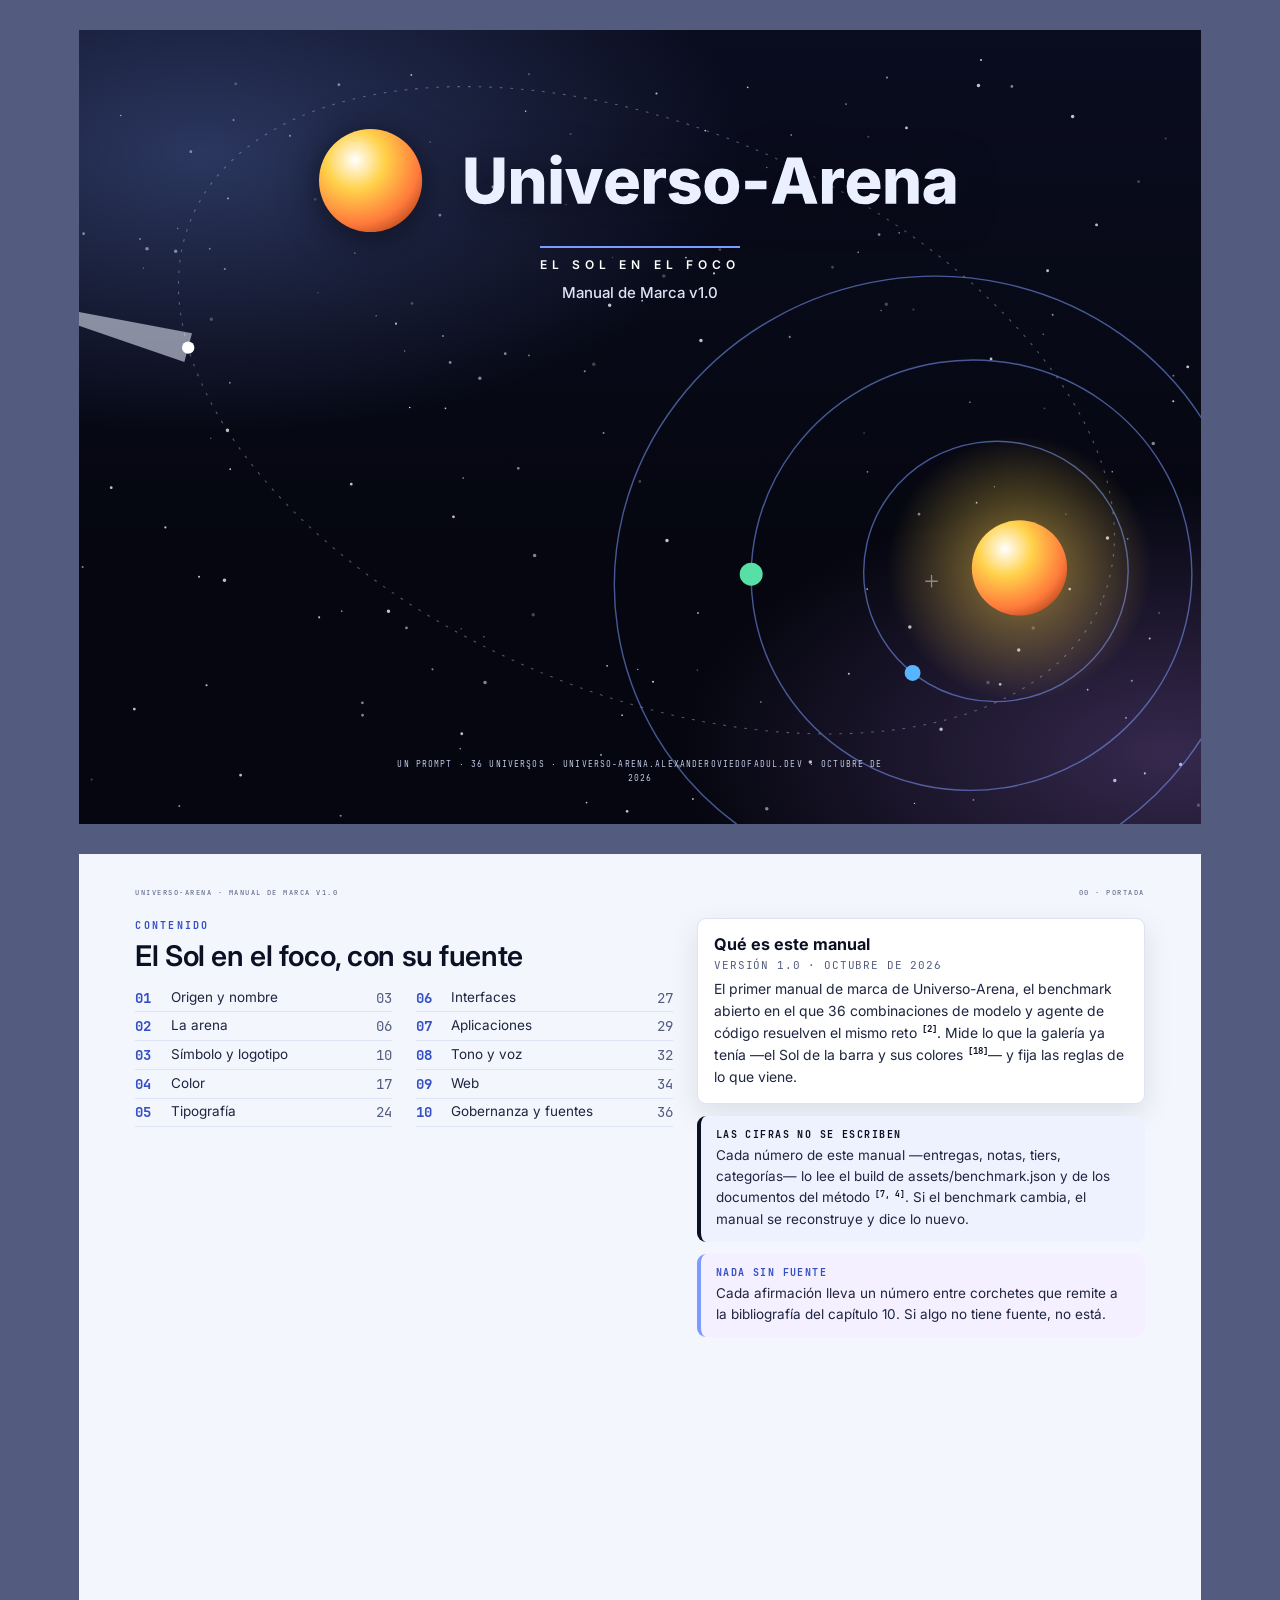
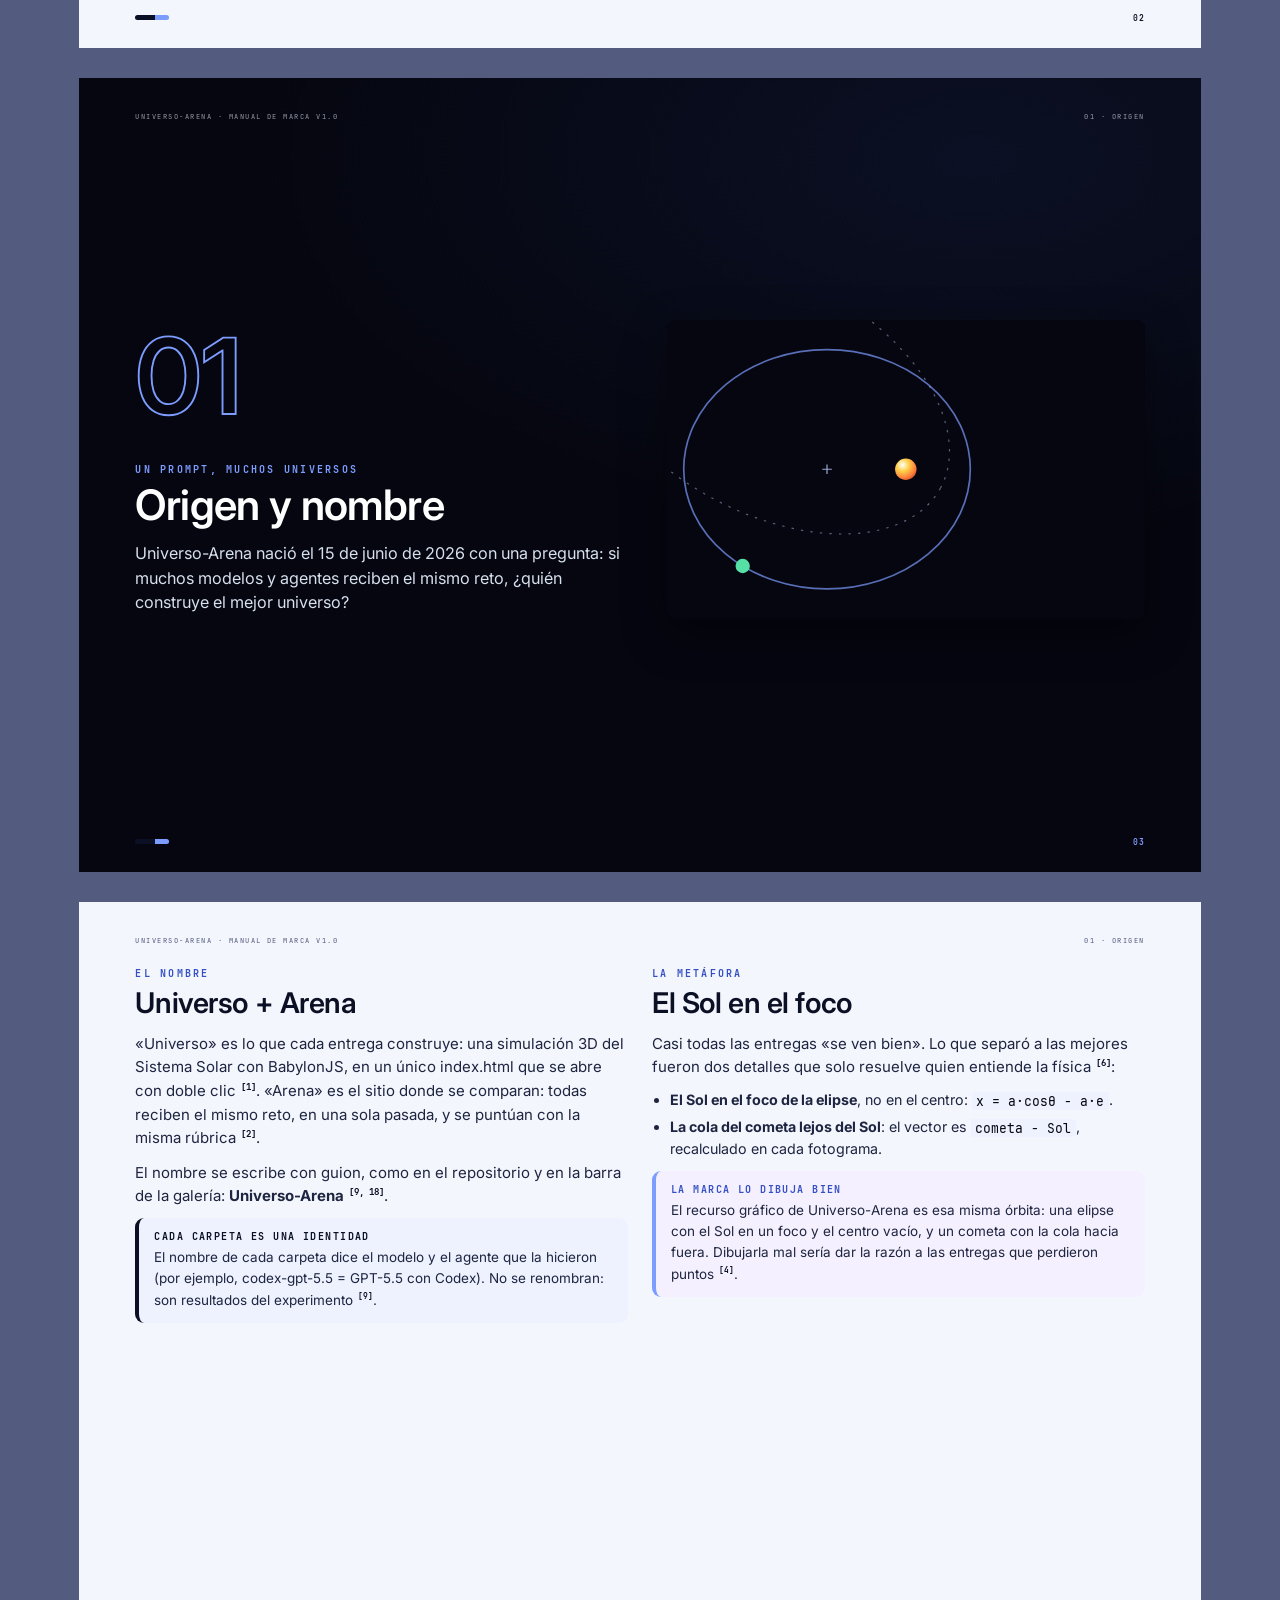
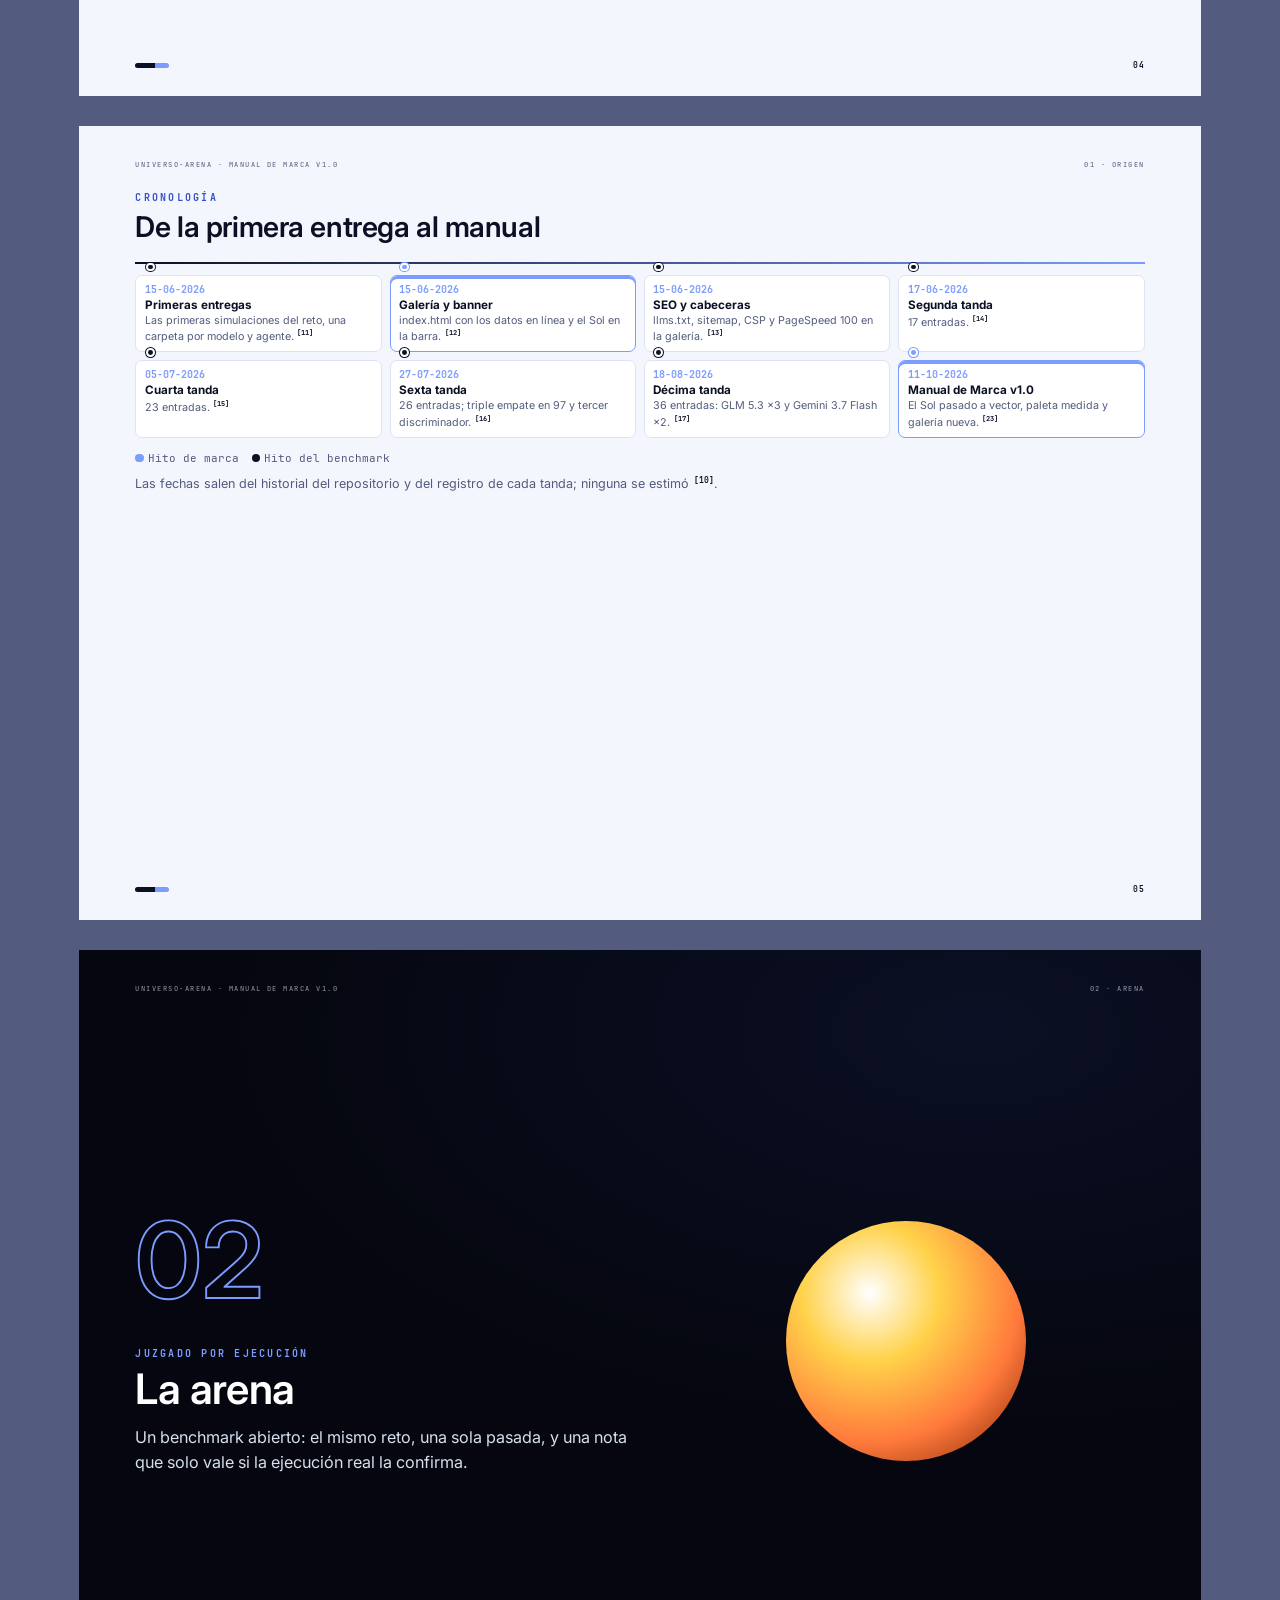
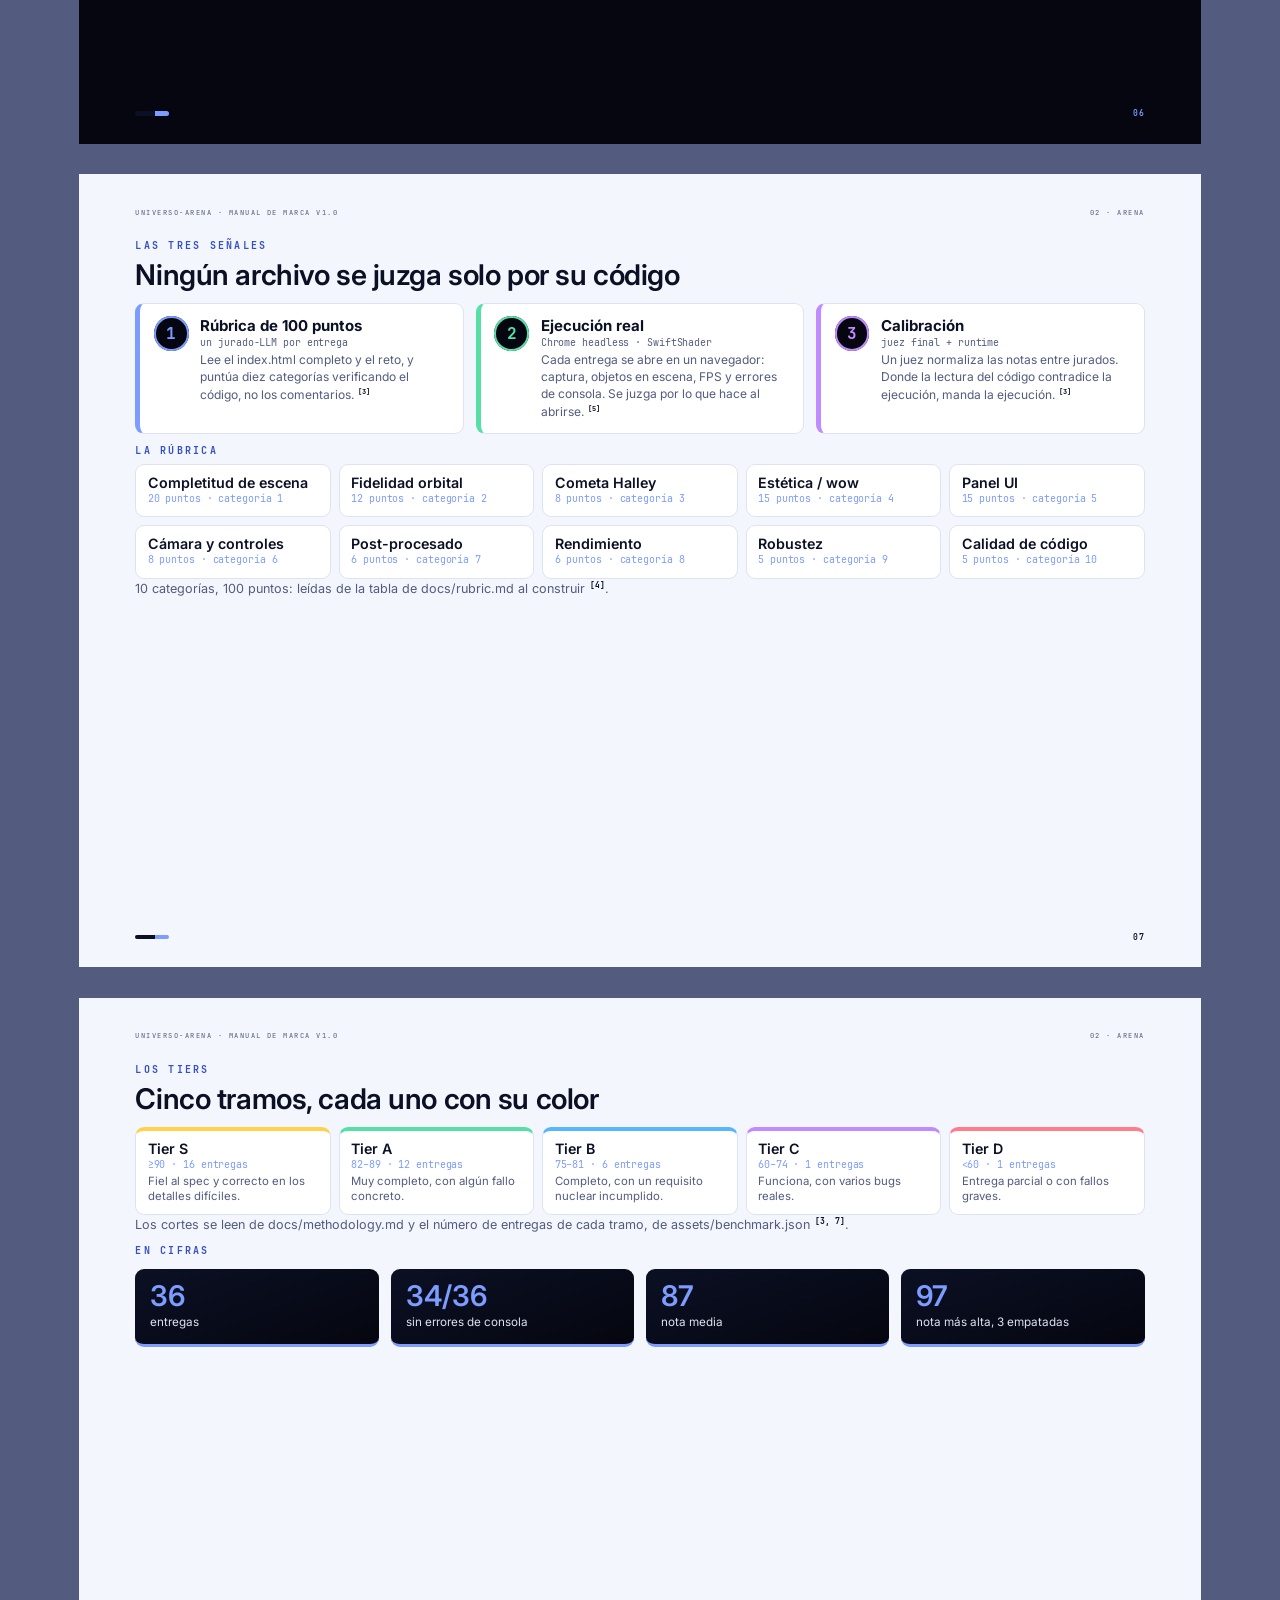
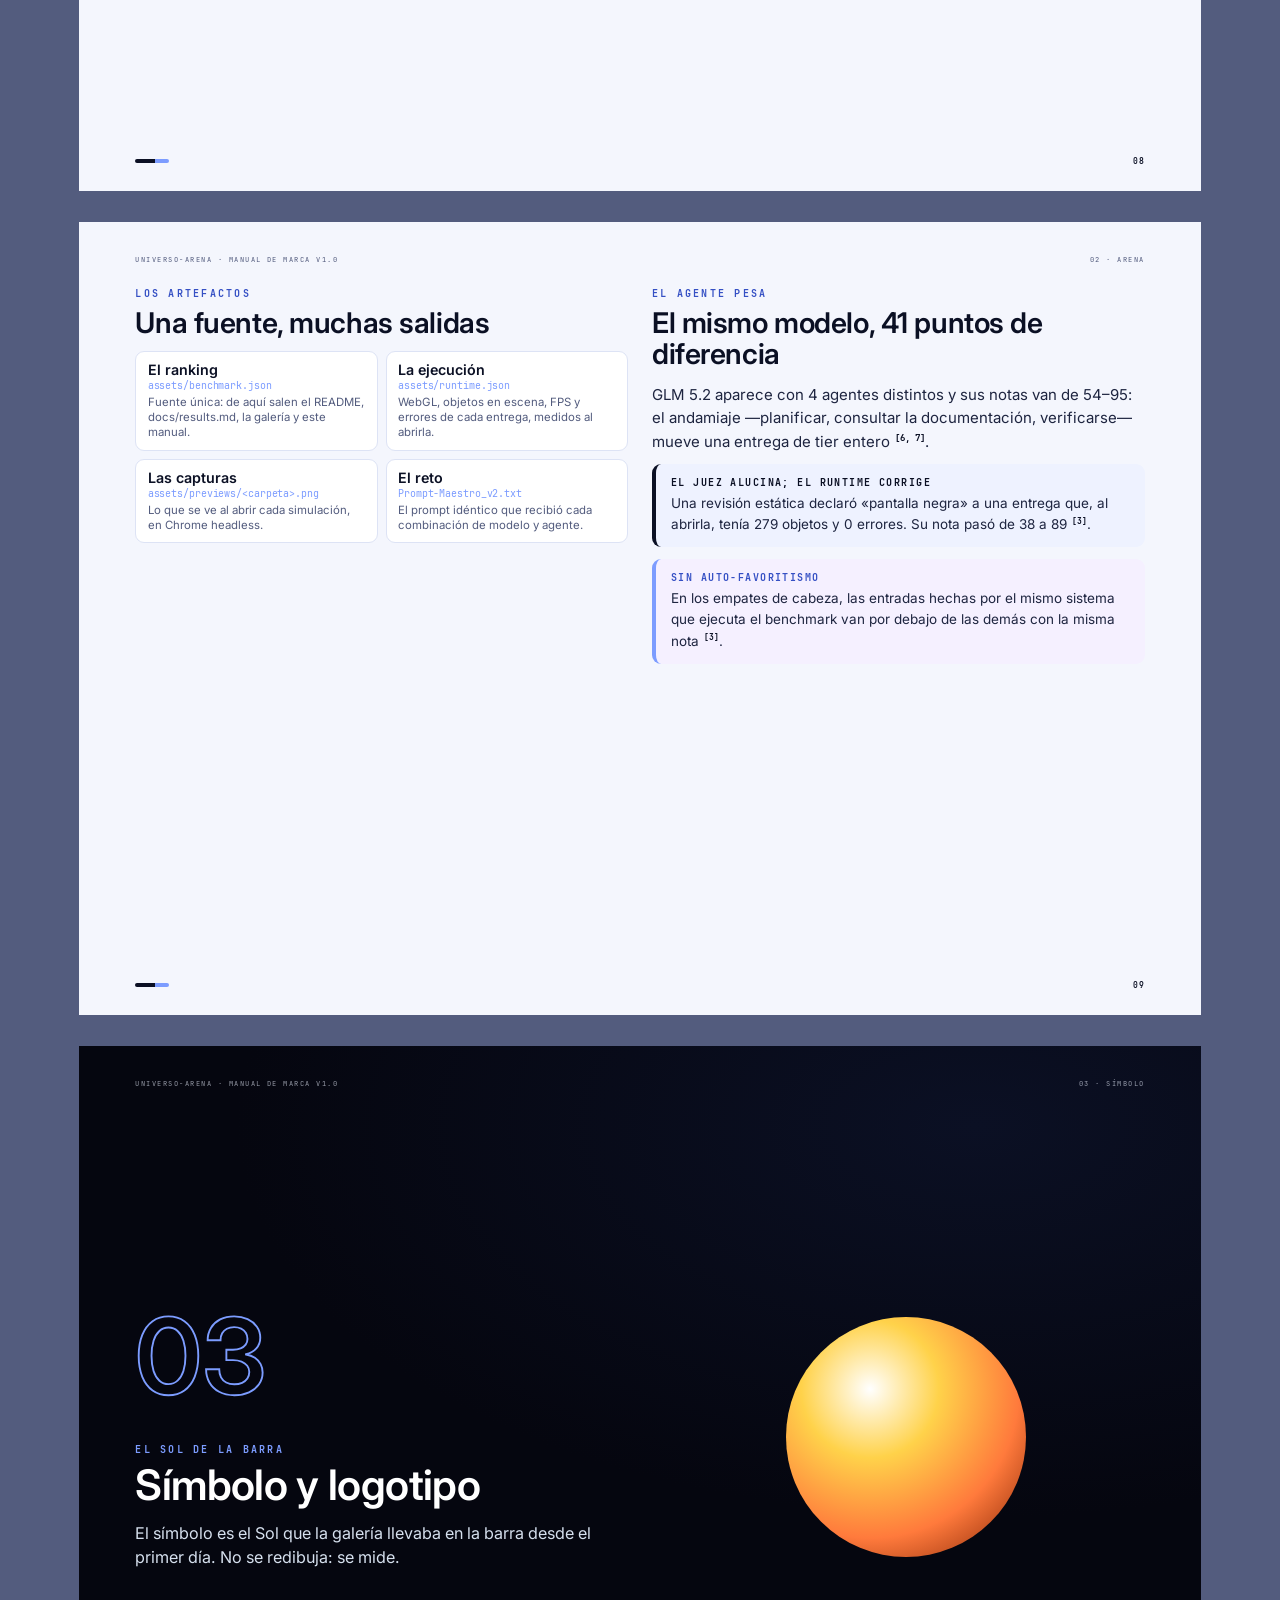
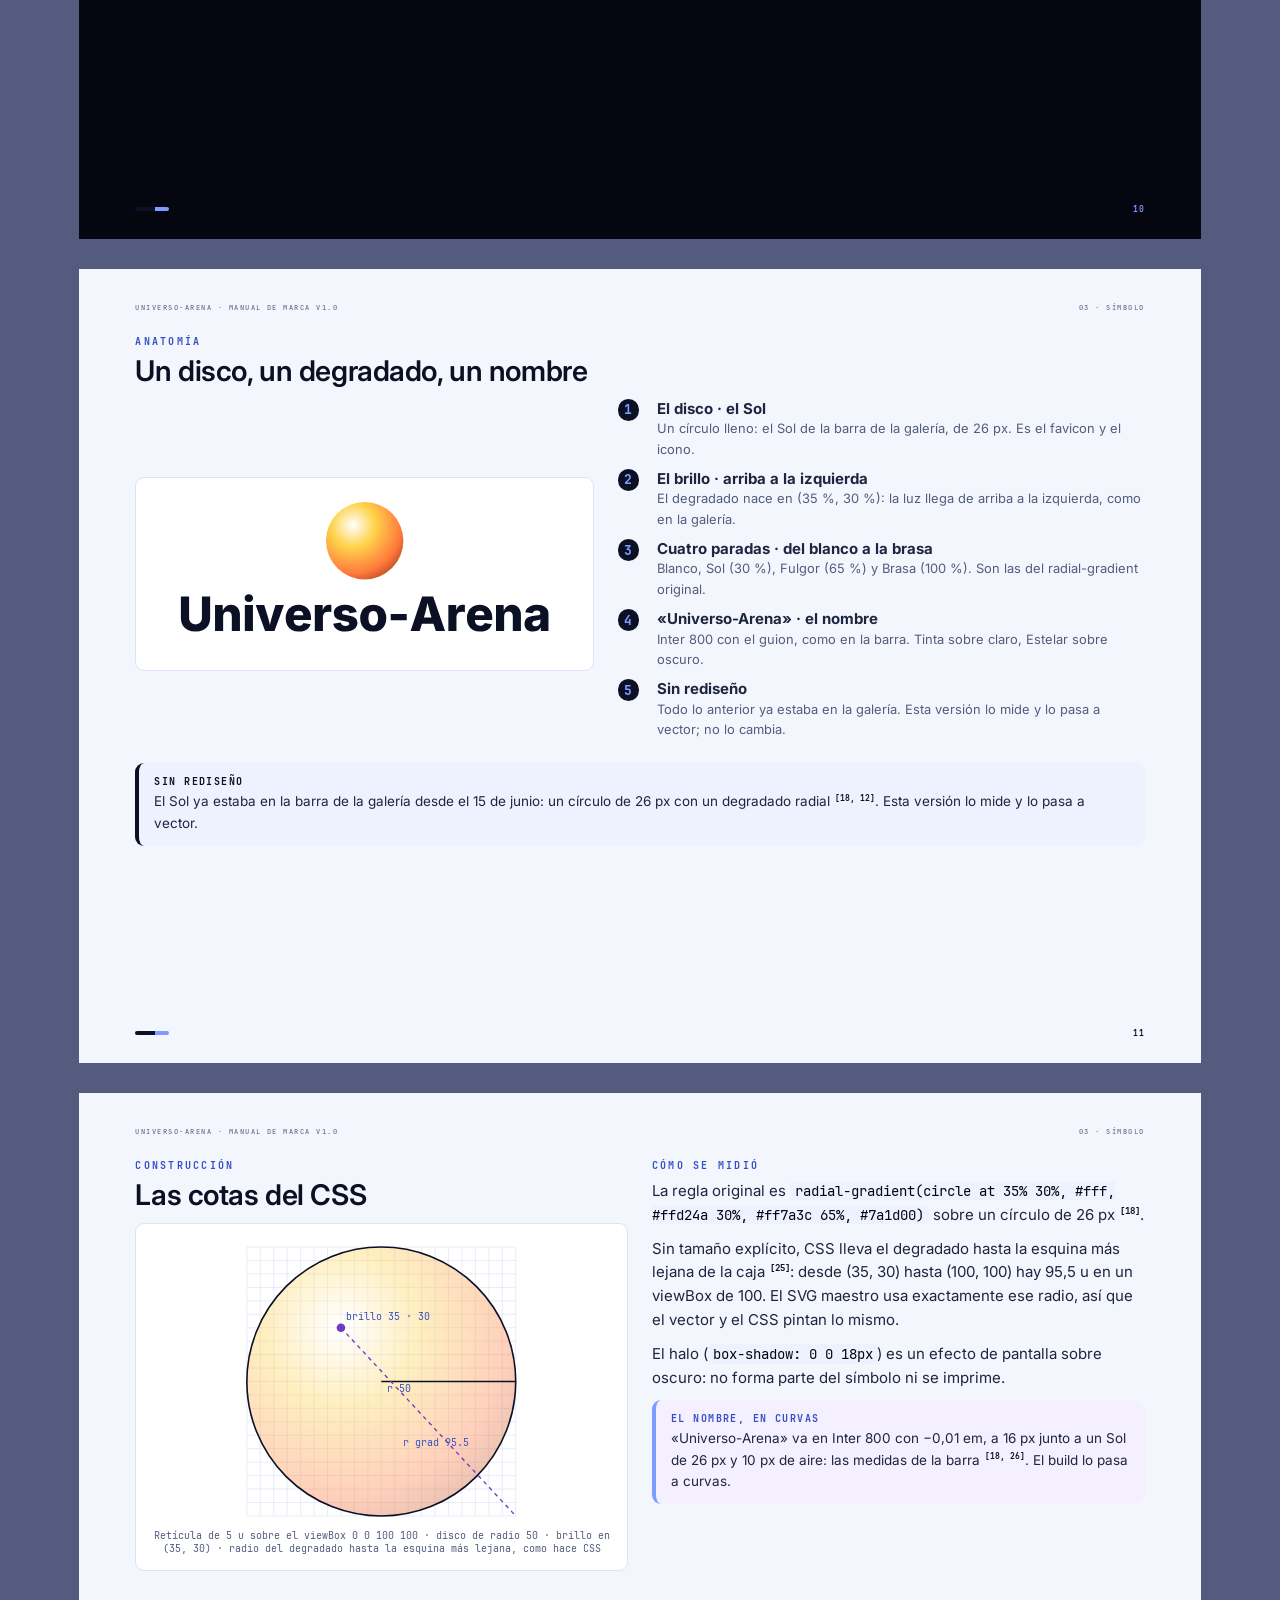
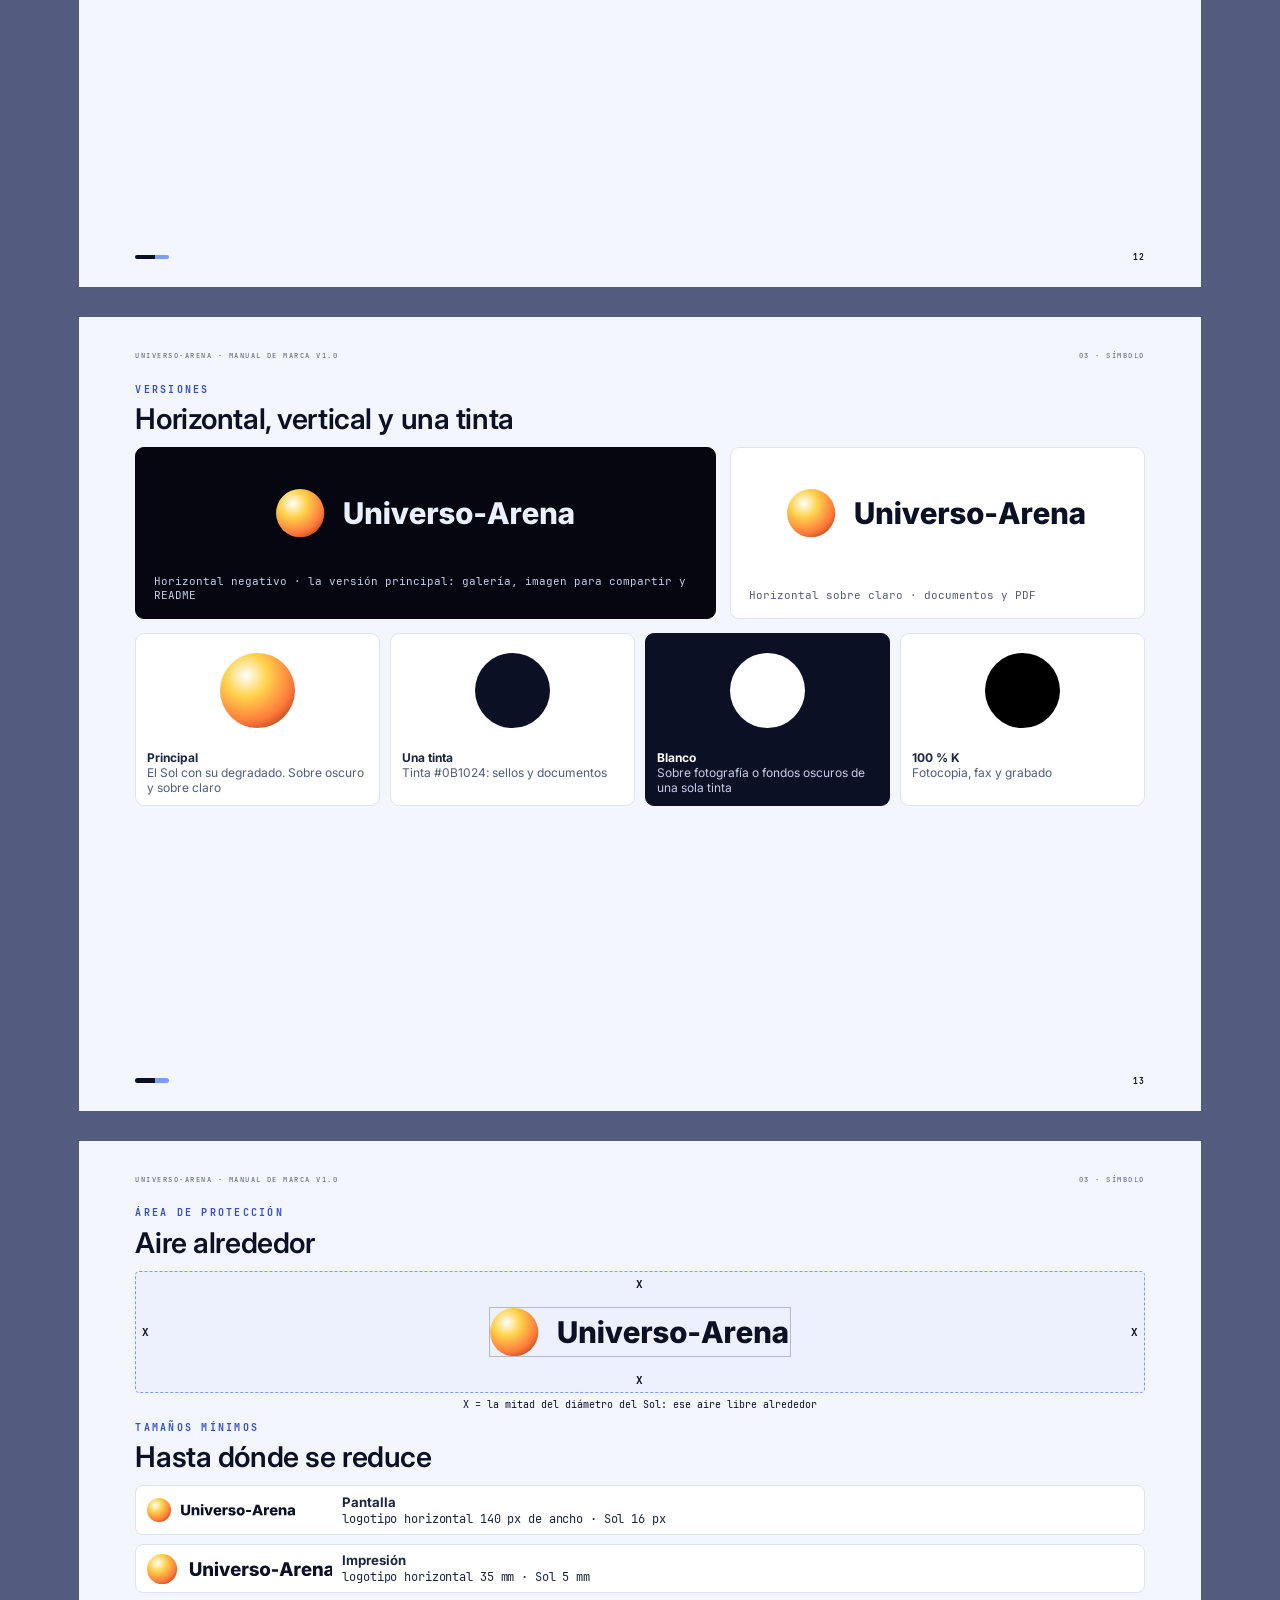
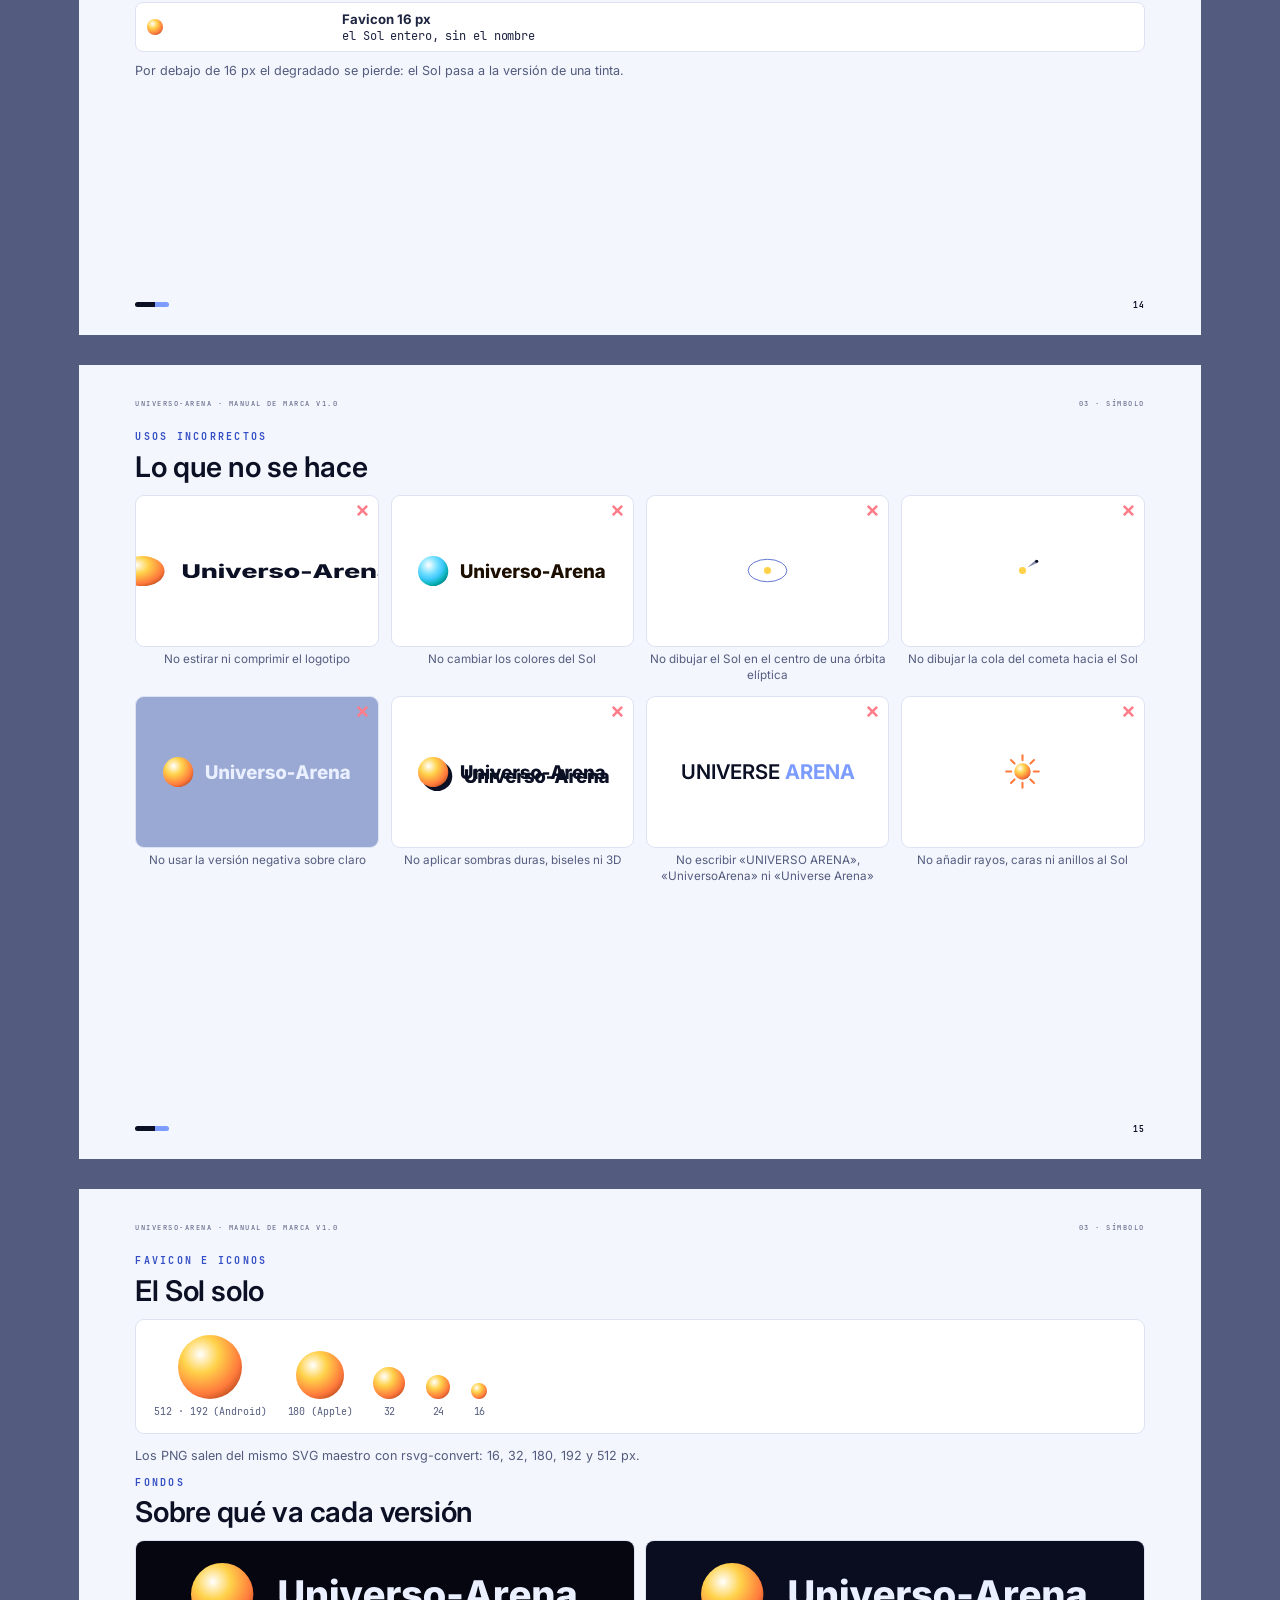
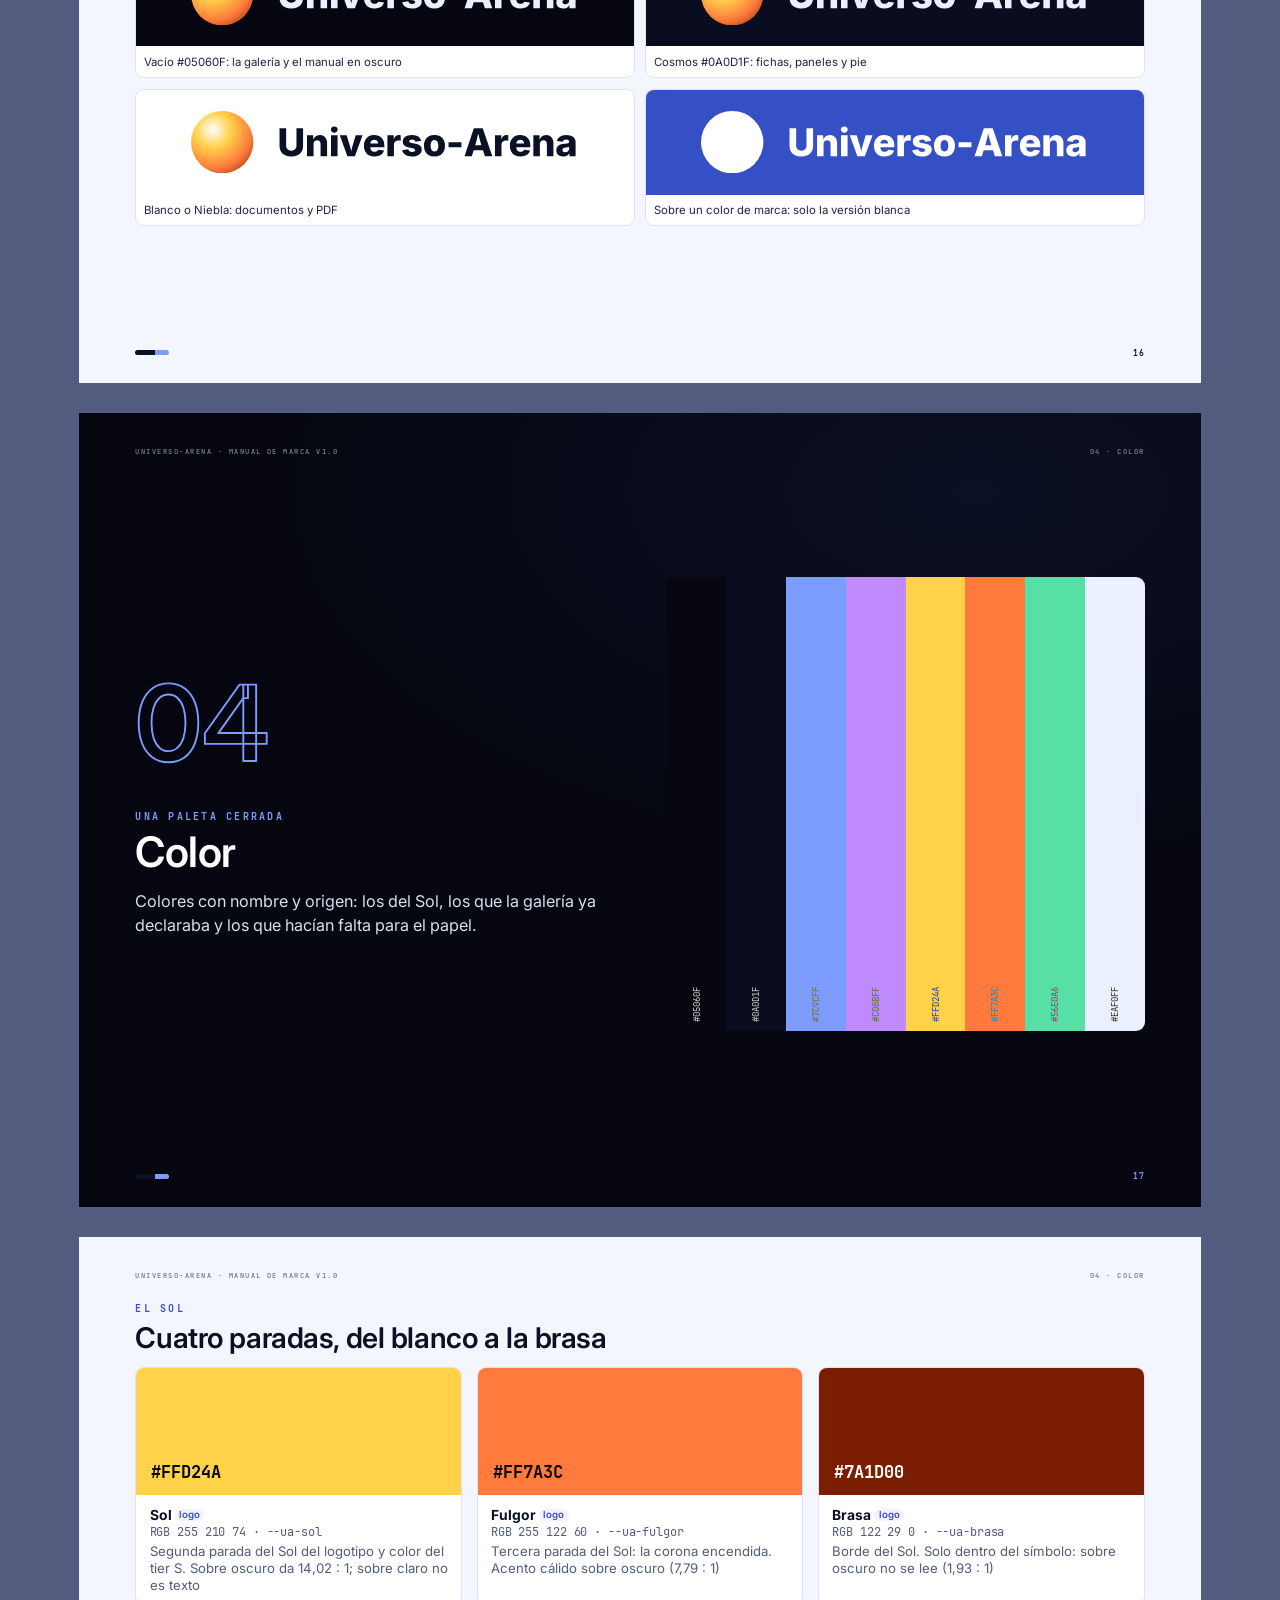
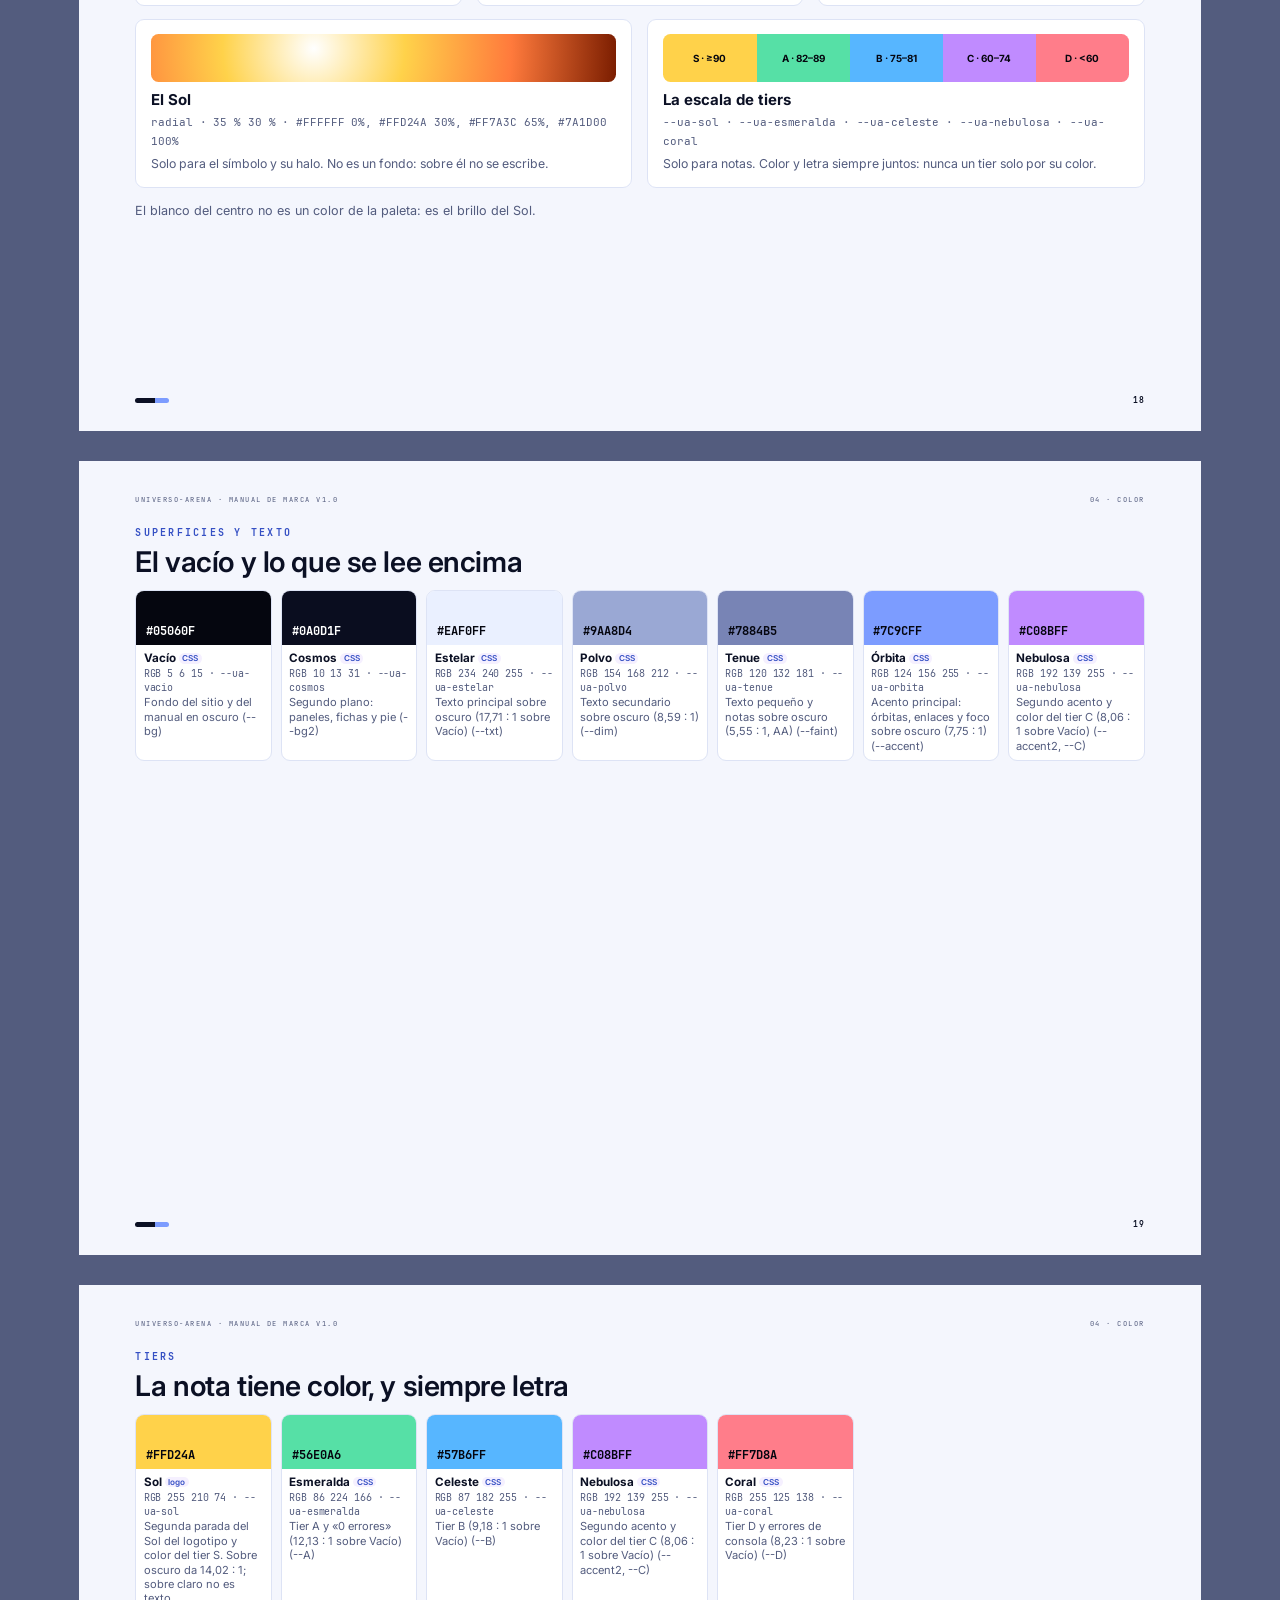
<file: docs/Manual_Marca_UniversoArena/v1.0/impresion.html>
<!DOCTYPE html>
<!-- GENERADO por scripts/build_v1.py — no editar a mano. Fuente del PDF (export_pdf_v1.py). -->
<html lang="es">
<head>
<meta charset="utf-8">
<meta name="viewport" content="width=device-width, initial-scale=1">
<title>Universo-Arena · Manual de Marca v1.0.0 · Impresión</title>
<link rel="stylesheet" href="assets/fonts/fonts.css">
<link rel="stylesheet" href="assets/css/ua-v1-base.css">
<link rel="stylesheet" href="assets/css/ua-v1-impresion.css">
</head>
<body class="modo-impresion">
<main class="paginas" data-total="40">
<section class="page plantilla-portada sup-noche" id="cap-portada" data-pagina="1"><div class="pg-cuerpo"><div class="portada"><div class="portada-fondo"><svg class="grafica" viewBox="0 0 1600 900" preserveAspectRatio="xMidYMid slice" width="100%" height="100%" aria-hidden="true"><g class="capa-fondo"><defs><linearGradient id="p1-g" x1="0" y1="0" x2="0" y2="1"><stop offset="0" stop-color="#0A0D1F"/><stop offset=".7" stop-color="#05060F"/><stop offset="1" stop-color="#05060F"/></linearGradient><radialGradient id="p1-o" cx=".5" cy=".5" r=".5"><stop offset="0" stop-color="#7C9CFF" stop-opacity=".30"/><stop offset="1" stop-color="#7C9CFF" stop-opacity="0"/></radialGradient><radialGradient id="p1-n" cx=".5" cy=".5" r=".5"><stop offset="0" stop-color="#C08BFF" stop-opacity=".26"/><stop offset="1" stop-color="#C08BFF" stop-opacity="0"/></radialGradient><radialGradient id="p1-s" cx=".5" cy=".5" r=".5"><stop offset="0" stop-color="#FFD24A" stop-opacity=".55"/><stop offset="1" stop-color="#FFD24A" stop-opacity="0"/></radialGradient></defs><rect width="1600" height="900" fill="url(#p1-g)"/><path d="M176.7 850a1.2 1.2 0 1 0 2.4 0a1.2 1.2 0 1 0 -2.4 0M78.6 796a0.8 0.8 0 1 0 1.6 0a0.8 0.8 0 1 0 -1.6 0M863.8 726a1 1 0 1 0 2 0a1 1 0 1 0 -2 0M339.7 61a1.6 1.6 0 1 0 3.2 0a1.6 1.6 0 1 0 -3.2 0M1394.6 123a1.2 1.2 0 1 0 2.4 0a1.2 1.2 0 1 0 -2.4 0M1579.2 180a1.6 1.6 0 1 0 3.2 0a1.6 1.6 0 1 0 -3.2 0M311.6 328a2 2 0 1 0 4 0a2 2 0 1 0 -4 0M144.3 824a2 2 0 1 0 4 0a2 2 0 1 0 -4 0M1057.4 121a1.2 1.2 0 1 0 2.4 0a1.2 1.2 0 1 0 -2.4 0M70.0 681a2 2 0 1 0 4 0a2 2 0 1 0 -4 0M1052.8 457a1 1 0 1 0 2 0a1 1 0 1 0 -2 0M1192.4 740a2 2 0 1 0 4 0a2 2 0 1 0 -4 0M1542.9 106a1.6 1.6 0 1 0 3.2 0a1.6 1.6 0 1 0 -3.2 0M714.9 198a1 1 0 1 0 2 0a1 1 0 1 0 -2 0M767.9 258a0.8 0.8 0 1 0 1.6 0a0.8 0.8 0 1 0 -1.6 0M429.8 192a1.6 1.6 0 1 0 3.2 0a1.6 1.6 0 1 0 -3.2 0M842.4 835a2 2 0 1 0 4 0a2 2 0 1 0 -4 0M560.7 127a1 1 0 1 0 2 0a1 1 0 1 0 -2 0M797.9 512a1.6 1.6 0 1 0 3.2 0a1.6 1.6 0 1 0 -3.2 0M539.6 310a1.6 1.6 0 1 0 3.2 0a1.6 1.6 0 1 0 -3.2 0M1257.4 429a1 1 0 1 0 2 0a1 1 0 1 0 -2 0M745.3 379a2 2 0 1 0 4 0a2 2 0 1 0 -4 0M433.6 298a0.8 0.8 0 1 0 1.6 0a0.8 0.8 0 1 0 -1.6 0M888.7 249a1.6 1.6 0 1 0 3.2 0a1.6 1.6 0 1 0 -3.2 0M312.0 463a1 1 0 1 0 2 0a1 1 0 1 0 -2 0M824.7 279a2 2 0 1 0 4 0a2 2 0 1 0 -4 0M1363.5 172a1.6 1.6 0 1 0 3.2 0a1.6 1.6 0 1 0 -3.2 0M1243.6 678a2 2 0 1 0 4 0a2 2 0 1 0 -4 0M500.3 147a2 2 0 1 0 4 0a2 2 0 1 0 -4 0M676.6 663a2 2 0 1 0 4 0a2 2 0 1 0 -4 0M1108.6 317a1.2 1.2 0 1 0 2.4 0a1.2 1.2 0 1 0 -2.4 0M719.8 118a1.2 1.2 0 1 0 2.4 0a1.2 1.2 0 1 0 -2.4 0M1077.0 311a2 2 0 1 0 4 0a2 2 0 1 0 -4 0M1431.0 879a2 2 0 1 0 4 0a2 2 0 1 0 -4 0M1016.4 269a1.6 1.6 0 1 0 3.2 0a1.6 1.6 0 1 0 -3.2 0M1281.6 549a1 1 0 1 0 2 0a1 1 0 1 0 -2 0M595.9 679a1 1 0 1 0 2 0a1 1 0 1 0 -2 0M1387.2 661a1.2 1.2 0 1 0 2.4 0a1.2 1.2 0 1 0 -2.4 0" fill="#FFFFFF" opacity="0.25"/><path d="M735.9 387a1.2 1.2 0 1 0 2.4 0a1.2 1.2 0 1 0 -2.4 0M456.7 62a1.6 1.6 0 1 0 3.2 0a1.6 1.6 0 1 0 -3.2 0M1032.3 84a1 1 0 1 0 2 0a1 1 0 1 0 -2 0M1525.1 864a1 1 0 1 0 2 0a1 1 0 1 0 -2 0M401.6 120a1.2 1.2 0 1 0 2.4 0a1.2 1.2 0 1 0 -2.4 0M1403.6 392a1 1 0 1 0 2 0a1 1 0 1 0 -2 0M167.2 231a1.6 1.6 0 1 0 3.2 0a1.6 1.6 0 1 0 -3.2 0M274.7 225a0.8 0.8 0 1 0 1.6 0a0.8 0.8 0 1 0 -1.6 0M532.0 364a0.8 0.8 0 1 0 1.6 0a0.8 0.8 0 1 0 -1.6 0M1564.2 659a2 2 0 1 0 4 0a2 2 0 1 0 -4 0M1266.5 323a1.2 1.2 0 1 0 2.4 0a1.2 1.2 0 1 0 -2.4 0M678.2 596a2 2 0 1 0 4 0a2 2 0 1 0 -4 0M571.2 210a1.6 1.6 0 1 0 3.2 0a1.6 1.6 0 1 0 -3.2 0M1072.3 318a0.8 0.8 0 1 0 1.6 0a0.8 0.8 0 1 0 -1.6 0M672.8 837a1.2 1.2 0 1 0 2.4 0a1.2 1.2 0 1 0 -2.4 0M337.6 102a1.2 1.2 0 1 0 2.4 0a1.2 1.2 0 1 0 -2.4 0M473.5 222a1.6 1.6 0 1 0 3.2 0a1.6 1.6 0 1 0 -3.2 0M64.2 535a1.2 1.2 0 1 0 2.4 0a1.2 1.2 0 1 0 -2.4 0M499.7 324a0.8 0.8 0 1 0 1.6 0a0.8 0.8 0 1 0 -1.6 0M1356.2 738a1.2 1.2 0 1 0 2.4 0a1.2 1.2 0 1 0 -2.4 0M271.2 251a2 2 0 1 0 4 0a2 2 0 1 0 -4 0M130.0 441a2 2 0 1 0 4 0a2 2 0 1 0 -4 0M722.9 294a1 1 0 1 0 2 0a1 1 0 1 0 -2 0M1489.1 559a1.2 1.2 0 1 0 2.4 0a1.2 1.2 0 1 0 -2.4 0M333.6 400a1 1 0 1 0 2 0a1 1 0 1 0 -2 0M235.8 270a0.8 0.8 0 1 0 1.6 0a0.8 0.8 0 1 0 -1.6 0M483.5 777a1.6 1.6 0 1 0 3.2 0a1.6 1.6 0 1 0 -3.2 0M941.5 883a2 2 0 1 0 4 0a2 2 0 1 0 -4 0M563.2 725a1.2 1.2 0 1 0 2.4 0a1.2 1.2 0 1 0 -2.4 0M1485.3 675a1.6 1.6 0 1 0 3.2 0a1.6 1.6 0 1 0 -3.2 0M62.1 373a0.8 0.8 0 1 0 1.6 0a0.8 0.8 0 1 0 -1.6 0M459.1 891a1.2 1.2 0 1 0 2.4 0a1.2 1.2 0 1 0 -2.4 0M1069.2 232a1.6 1.6 0 1 0 3.2 0a1.6 1.6 0 1 0 -3.2 0M519.4 183a0.8 0.8 0 1 0 1.6 0a0.8 0.8 0 1 0 -1.6 0M1056.6 501a1 1 0 1 0 2 0a1 1 0 1 0 -2 0M582.8 377a1.6 1.6 0 1 0 3.2 0a1.6 1.6 0 1 0 -3.2 0M1114.5 549a1.6 1.6 0 1 0 3.2 0a1.6 1.6 0 1 0 -3.2 0M1256.2 345a0.8 0.8 0 1 0 1.6 0a0.8 0.8 0 1 0 -1.6 0M616.1 395a2 2 0 1 0 4 0a2 2 0 1 0 -4 0M68.7 684a1 1 0 1 0 2 0a1 1 0 1 0 -2 0M1092.6 230a1 1 0 1 0 2 0a1 1 0 1 0 -2 0M288.8 138a1.6 1.6 0 1 0 3.2 0a1.6 1.6 0 1 0 -3.2 0M1176.8 873a1 1 0 1 0 2 0a1 1 0 1 0 -2 0M276.1 880a1.2 1.2 0 1 0 2.4 0a1.2 1.2 0 1 0 -2.4 0M1351.7 577a1 1 0 1 0 2 0a1 1 0 1 0 -2 0M310.8 248a1 1 0 1 0 2 0a1 1 0 1 0 -2 0M660.1 497a1.6 1.6 0 1 0 3.2 0a1.6 1.6 0 1 0 -3.2 0M757.2 457a1.2 1.2 0 1 0 2.4 0a1.2 1.2 0 1 0 -2.4 0M622.0 740a2 2 0 1 0 4 0a2 2 0 1 0 -4 0M3.6 409a0.8 0.8 0 1 0 1.6 0a0.8 0.8 0 1 0 -1.6 0M1379.7 469a2 2 0 1 0 4 0a2 2 0 1 0 -4 0M1488.0 487a0.8 0.8 0 1 0 1.6 0a0.8 0.8 0 1 0 -1.6 0M1558.2 659a1.6 1.6 0 1 0 3.2 0a1.6 1.6 0 1 0 -3.2 0M1559.9 106a1.6 1.6 0 1 0 3.2 0a1.6 1.6 0 1 0 -3.2 0M231.8 237a1 1 0 1 0 2 0a1 1 0 1 0 -2 0M483.3 763a1.6 1.6 0 1 0 3.2 0a1.6 1.6 0 1 0 -3.2 0M26.0 789a2 2 0 1 0 4 0a2 2 0 1 0 -4 0M1523.6 284a1 1 0 1 0 2 0a1 1 0 1 0 -2 0M968.3 348a1.2 1.2 0 1 0 2.4 0a1.2 1.2 0 1 0 -2.4 0M110.0 848a1.2 1.2 0 1 0 2.4 0a1.2 1.2 0 1 0 -2.4 0M1566.7 239a1.6 1.6 0 1 0 3.2 0a1.6 1.6 0 1 0 -3.2 0M3.2 237a1.2 1.2 0 1 0 2.4 0a1.2 1.2 0 1 0 -2.4 0M645.3 367a1.6 1.6 0 1 0 3.2 0a1.6 1.6 0 1 0 -3.2 0M1589.7 759a1.2 1.2 0 1 0 2.4 0a1.2 1.2 0 1 0 -2.4 0M327.7 271a1.2 1.2 0 1 0 2.4 0a1.2 1.2 0 1 0 -2.4 0M533.3 678a1.6 1.6 0 1 0 3.2 0a1.6 1.6 0 1 0 -3.2 0M166.5 609a1.2 1.2 0 1 0 2.4 0a1.2 1.2 0 1 0 -2.4 0M1497.6 345a1.2 1.2 0 1 0 2.4 0a1.2 1.2 0 1 0 -2.4 0M84.8 467a1.2 1.2 0 1 0 2.4 0a1.2 1.2 0 1 0 -2.4 0M1478.3 242a1 1 0 1 0 2 0a1 1 0 1 0 -2 0M621.9 688a0.8 0.8 0 1 0 1.6 0a0.8 0.8 0 1 0 -1.6 0M1219.8 64a1.6 1.6 0 1 0 3.2 0a1.6 1.6 0 1 0 -3.2 0M672.8 369a1 1 0 1 0 2 0a1 1 0 1 0 -2 0M238.7 248a2 2 0 1 0 4 0a2 2 0 1 0 -4 0M754.3 822a1.2 1.2 0 1 0 2.4 0a1.2 1.2 0 1 0 -2.4 0M1078.6 54a1.2 1.2 0 1 0 2.4 0a1.2 1.2 0 1 0 -2.4 0M460.5 659a1 1 0 1 0 2 0a1 1 0 1 0 -2 0M1200.8 518a0.8 0.8 0 1 0 1.6 0a0.8 0.8 0 1 0 -1.6 0M942.7 156a0.8 0.8 0 1 0 1.6 0a0.8 0.8 0 1 0 -1.6 0M8.3 314a0.8 0.8 0 1 0 1.6 0a0.8 0.8 0 1 0 -1.6 0M970.2 119a1 1 0 1 0 2 0a1 1 0 1 0 -2 0M1466.1 273a0.8 0.8 0 1 0 1.6 0a0.8 0.8 0 1 0 -1.6 0" fill="#FFFFFF" opacity="0.5"/><path d="M334.1 498a1 1 0 1 0 2 0a1 1 0 1 0 -2 0M1327.8 576a2 2 0 1 0 4 0a2 2 0 1 0 -4 0M521.8 333a1.2 1.2 0 1 0 2.4 0a1.2 1.2 0 1 0 -2.4 0M1288.3 98a2 2 0 1 0 4 0a2 2 0 1 0 -4 0M198.5 519a1.6 1.6 0 1 0 3.2 0a1.6 1.6 0 1 0 -3.2 0M1371.0 843a1.2 1.2 0 1 0 2.4 0a1.2 1.2 0 1 0 -2.4 0M25.8 614a0.8 0.8 0 1 0 1.6 0a0.8 0.8 0 1 0 -1.6 0M76.5 523a1 1 0 1 0 2 0a1 1 0 1 0 -2 0M631.3 178a2 2 0 1 0 4 0a2 2 0 1 0 -4 0M864.5 661a1 1 0 1 0 2 0a1 1 0 1 0 -2 0M1185.2 34a1.2 1.2 0 1 0 2.4 0a1.2 1.2 0 1 0 -2.4 0M1542.4 621a1 1 0 1 0 2 0a1 1 0 1 0 -2 0M1103.7 677a2 2 0 1 0 4 0a2 2 0 1 0 -4 0M539.4 51a1 1 0 1 0 2 0a1 1 0 1 0 -2 0M578.1 429a1 1 0 1 0 2 0a1 1 0 1 0 -2 0M307.0 743a1.2 1.2 0 1 0 2.4 0a1.2 1.2 0 1 0 -2.4 0M920.8 65a1 1 0 1 0 2 0a1 1 0 1 0 -2 0M1566.8 432a2 2 0 1 0 4 0a2 2 0 1 0 -4 0M1529.5 188a2 2 0 1 0 4 0a2 2 0 1 0 -4 0M224.7 770a1.6 1.6 0 1 0 3.2 0a1.6 1.6 0 1 0 -3.2 0M1410.8 833a2 2 0 1 0 4 0a2 2 0 1 0 -4 0M673.0 50a0.8 0.8 0 1 0 1.6 0a0.8 0.8 0 1 0 -1.6 0M1349.8 780a1 1 0 1 0 2 0a1 1 0 1 0 -2 0M1306.3 748a1 1 0 1 0 2 0a1 1 0 1 0 -2 0M470.7 515a1.6 1.6 0 1 0 3.2 0a1.6 1.6 0 1 0 -3.2 0M1376.5 690a1.2 1.2 0 1 0 2.4 0a1.2 1.2 0 1 0 -2.4 0M763.3 312a2 2 0 1 0 4 0a2 2 0 1 0 -4 0M1583.7 590a0.8 0.8 0 1 0 1.6 0a0.8 0.8 0 1 0 -1.6 0M1100.3 111a1.6 1.6 0 1 0 3.2 0a1.6 1.6 0 1 0 -3.2 0M29.7 116a0.8 0.8 0 1 0 1.6 0a0.8 0.8 0 1 0 -1.6 0M595.0 815a0.8 0.8 0 1 0 1.6 0a0.8 0.8 0 1 0 -1.6 0M801.2 307a1 1 0 1 0 2 0a1 1 0 1 0 -2 0M936.0 762a0.8 0.8 0 1 0 1.6 0a0.8 0.8 0 1 0 -1.6 0M113.8 714a1.6 1.6 0 1 0 3.2 0a1.6 1.6 0 1 0 -3.2 0M13.4 399a1.6 1.6 0 1 0 3.2 0a1.6 1.6 0 1 0 -3.2 0M1139.1 793a2 2 0 1 0 4 0a2 2 0 1 0 -4 0M641.0 176a1 1 0 1 0 2 0a1 1 0 1 0 -2 0M1110.2 877a0.8 0.8 0 1 0 1.6 0a0.8 0.8 0 1 0 -1.6 0M444.1 194a1 1 0 1 0 2 0a1 1 0 1 0 -2 0M850.8 258a1 1 0 1 0 2 0a1 1 0 1 0 -2 0M1035.3 730a1.2 1.2 0 1 0 2.4 0a1.2 1.2 0 1 0 -2.4 0M26.2 572a2 2 0 1 0 4 0a2 2 0 1 0 -4 0M434.7 666a1.2 1.2 0 1 0 2.4 0a1.2 1.2 0 1 0 -2.4 0M1196.2 373a1.6 1.6 0 1 0 3.2 0a1.6 1.6 0 1 0 -3.2 0M1336.1 851a2 2 0 1 0 4 0a2 2 0 1 0 -4 0M796.4 725a0.8 0.8 0 1 0 1.6 0a0.8 0.8 0 1 0 -1.6 0M210.1 97a0.8 0.8 0 1 0 1.6 0a0.8 0.8 0 1 0 -1.6 0M596.0 798a1.6 1.6 0 1 0 3.2 0a1.6 1.6 0 1 0 -3.2 0M1173.0 422a0.8 0.8 0 1 0 1.6 0a0.8 0.8 0 1 0 -1.6 0M761.4 721a1 1 0 1 0 2 0a1 1 0 1 0 -2 0M298.5 620a1.2 1.2 0 1 0 2.4 0a1.2 1.2 0 1 0 -2.4 0M1046.3 252a0.8 0.8 0 1 0 1.6 0a0.8 0.8 0 1 0 -1.6 0M866.8 352a2 2 0 1 0 4 0a2 2 0 1 0 -4 0M586.6 552a1.6 1.6 0 1 0 3.2 0a1.6 1.6 0 1 0 -3.2 0M1564.1 870a1 1 0 1 0 2 0a1 1 0 1 0 -2 0M326.5 624a2 2 0 1 0 4 0a2 2 0 1 0 -4 0M1285.4 634a1.6 1.6 0 1 0 3.2 0a1.6 1.6 0 1 0 -3.2 0M1533.0 290a1.6 1.6 0 1 0 3.2 0a1.6 1.6 0 1 0 -3.2 0M1334.4 501a0.8 0.8 0 1 0 1.6 0a0.8 0.8 0 1 0 -1.6 0M817.2 72a1.2 1.2 0 1 0 2.4 0a1.2 1.2 0 1 0 -2.4 0M329.9 454a2 2 0 1 0 4 0a2 2 0 1 0 -4 0M155.0 695a1.2 1.2 0 1 0 2.4 0a1.2 1.2 0 1 0 -2.4 0M89.6 811a2 2 0 1 0 4 0a2 2 0 1 0 -4 0M1181.5 63a2 2 0 1 0 4 0a2 2 0 1 0 -4 0M260.3 564a1.2 1.2 0 1 0 2.4 0a1.2 1.2 0 1 0 -2.4 0M1206.5 742a1.6 1.6 0 1 0 3.2 0a1.6 1.6 0 1 0 -3.2 0M1460.9 775a1.6 1.6 0 1 0 3.2 0a1.6 1.6 0 1 0 -3.2 0M1056.3 634a1 1 0 1 0 2 0a1 1 0 1 0 -2 0M512.5 659a2 2 0 1 0 4 0a2 2 0 1 0 -4 0M767.4 173a2 2 0 1 0 4 0a2 2 0 1 0 -4 0M858.7 872a1 1 0 1 0 2 0a1 1 0 1 0 -2 0M1403.2 421a1.2 1.2 0 1 0 2.4 0a1.2 1.2 0 1 0 -2.4 0M13.9 368a1.2 1.2 0 1 0 2.4 0a1.2 1.2 0 1 0 -2.4 0M778.4 777a1 1 0 1 0 2 0a1 1 0 1 0 -2 0M24.1 58a1.2 1.2 0 1 0 2.4 0a1.2 1.2 0 1 0 -2.4 0M1419.2 382a1.6 1.6 0 1 0 3.2 0a1.6 1.6 0 1 0 -3.2 0M1486.2 96a1 1 0 1 0 2 0a1 1 0 1 0 -2 0M783.5 886a1.6 1.6 0 1 0 3.2 0a1.6 1.6 0 1 0 -3.2 0M990.9 830a2 2 0 1 0 4 0a2 2 0 1 0 -4 0M598.4 508a0.8 0.8 0 1 0 1.6 0a0.8 0.8 0 1 0 -1.6 0M1315.8 221a1.6 1.6 0 1 0 3.2 0a1.6 1.6 0 1 0 -3.2 0M813.3 739a1.2 1.2 0 1 0 2.4 0a1.2 1.2 0 1 0 -2.4 0M1227.2 703a2 2 0 1 0 4 0a2 2 0 1 0 -4 0M31.9 556a1.2 1.2 0 1 0 2.4 0a1.2 1.2 0 1 0 -2.4 0M475.6 253a0.8 0.8 0 1 0 1.6 0a0.8 0.8 0 1 0 -1.6 0M738.1 876a1 1 0 1 0 2 0a1 1 0 1 0 -2 0M828.3 579a2 2 0 1 0 4 0a2 2 0 1 0 -4 0M331.5 191a1 1 0 1 0 2 0a1 1 0 1 0 -2 0M882.4 276a1.2 1.2 0 1 0 2.4 0a1.2 1.2 0 1 0 -2.4 0M1180.4 536a1 1 0 1 0 2 0a1 1 0 1 0 -2 0M1260.3 273a1.6 1.6 0 1 0 3.2 0a1.6 1.6 0 1 0 -3.2 0M19.9 870a0.8 0.8 0 1 0 1.6 0a0.8 0.8 0 1 0 -1.6 0M872.7 114a1 1 0 1 0 2 0a1 1 0 1 0 -2 0M345.2 845a1.6 1.6 0 1 0 3.2 0a1.6 1.6 0 1 0 -3.2 0" fill="#FFFFFF" opacity="0.75"/><path d="M669.2 92a0.8 0.8 0 1 0 1.6 0a0.8 0.8 0 1 0 -1.6 0M537.8 428a0.8 0.8 0 1 0 1.6 0a0.8 0.8 0 1 0 -1.6 0M1438.6 778a2 2 0 1 0 4 0a2 2 0 1 0 -4 0M25.1 698a0.8 0.8 0 1 0 1.6 0a0.8 0.8 0 1 0 -1.6 0M575.5 347a0.8 0.8 0 1 0 1.6 0a0.8 0.8 0 1 0 -1.6 0M19.1 208a1 1 0 1 0 2 0a1 1 0 1 0 -2 0" fill="#FFFFFF" opacity="1"/><ellipse cx="300" cy="140" rx="620" ry="320" fill="url(#p1-o)"/><ellipse cx="1400" cy="820" rx="560" ry="300" fill="url(#p1-n)"/></g><g class="capa-orbitas"><ellipse cx="1203.3" cy="614.0" rx="150" ry="147.5" transform="rotate(-8.59 1203.3 614.0)" fill="none" stroke="#7C9CFF" stroke-width="1.6" opacity=".55"/><circle cx="1108.8" cy="729.1" r="9" fill="#57B6FF"/><ellipse cx="1175.6" cy="618.2" rx="250" ry="243.9" transform="rotate(-8.59 1175.6 618.2)" fill="none" stroke="#7C9CFF" stroke-width="1.6" opacity=".55"/><circle cx="925.8" cy="617.1" r="13" fill="#56E0A6"/><ellipse cx="1130.3" cy="625.1" rx="360" ry="345.6" transform="rotate(-8.59 1130.3 625.1)" fill="none" stroke="#7C9CFF" stroke-width="1.6" opacity=".55"/><circle cx="1135.7" cy="970.9" r="17" fill="#C08BFF"/><g opacity=".7"><path d="M1123.3 625.1 H1137.3 M1130.3 618.1 V632.1" stroke="#9AA8D4" stroke-width="1.5"/></g></g><g class="capa-cometa"><defs><linearGradient id="p1-c" x1="0" y1="0" x2="1" y2="0"><stop offset="0" stop-color="#EAF0FF" stop-opacity=".85"/><stop offset="1" stop-color="#7C9CFF" stop-opacity="0"/></linearGradient></defs><ellipse cx="807.0" cy="431.2" rx="560" ry="320.5" transform="rotate(22.92 807.0 431.2)" fill="none" stroke="#9AA8D4" stroke-width="1.2" stroke-dasharray="3 9" opacity=".5"/><path d="M291.7 343.8 L65.1 301.3 L283.0 376.6Z" fill="#EAF0FF" opacity=".55"/><circle cx="287.4" cy="360.2" r="7" fill="#FFFFFF"/></g><g class="capa-sol"><defs><radialGradient id="p1-sol" cx="1213.8" cy="588.4" r="103.17" gradientUnits="userSpaceOnUse"><stop offset="0" stop-color="#FFFFFF"/><stop offset="0.3" stop-color="#FFD24A"/><stop offset="0.65" stop-color="#FF7A3C"/><stop offset="1" stop-color="#7A1D00"/></radialGradient></defs><circle cx="1230" cy="610" r="150" fill="url(#p1-s)"/><circle cx="1230" cy="610" r="54" fill="url(#p1-sol)"/></g></svg></div><div class="portada-texto"><div class="portada-marca"><div class="imago sobre-oscuro" role="img" aria-label="Universo-Arena"><div class="logo imago-svg" data-logo="ua-horizontal-negativo.svg" style="aspect-ratio:622 / 100;"><svg width="100%" height="100%" focusable="false" aria-hidden="true"  xmlns="http://www.w3.org/2000/svg" viewBox="0 0 622 100"><defs><radialGradient id="m1-sol" cx="35" cy="30" r="95.52" gradientUnits="userSpaceOnUse"><stop offset="0" stop-color="#FFFFFF"/><stop offset="0.3" stop-color="#FFD24A"/><stop offset="0.65" stop-color="#FF7A3C"/><stop offset="1" stop-color="#7A1D00"/></radialGradient></defs><g><circle cx="50" cy="50" r="50" fill="url(#m1-sol)"/></g><path d="M160.82 72.97Q155.16 72.97 150.92 70.93Q146.67 68.89 144.31 65.18Q141.95 61.47 141.95 56.49V27.61H152.55V55.6Q152.55 57.97 153.6 59.8Q154.65 61.62 156.51 62.67Q158.36 63.71 160.82 63.71Q163.3 63.71 165.16 62.67Q167.02 61.62 168.07 59.8Q169.12 57.97 169.12 55.6V27.61H179.71V56.49Q179.71 61.47 177.34 65.18Q174.98 68.89 170.72 70.93Q166.47 72.97 160.82 72.97Z M196.53 53.21V72.39H186.06V38.79H195.91L196.1 47.28H195.65Q196.88 43.26 199.52 40.82Q202.15 38.37 206.59 38.37Q210.12 38.37 212.73 39.94Q215.34 41.51 216.78 44.35Q218.22 47.2 218.22 51.01V72.39H207.74V53.03Q207.74 50.21 206.29 48.6Q204.85 46.98 202.27 46.98Q200.57 46.98 199.28 47.73Q197.98 48.47 197.26 49.86Q196.53 51.24 196.53 53.21Z M224.53 72.39V38.79H235.01V72.39ZM229.76 34.87Q227.52 34.87 225.93 33.38Q224.33 31.9 224.33 29.81Q224.33 27.69 225.93 26.22Q227.52 24.75 229.76 24.75Q232 24.75 233.59 26.22Q235.19 27.69 235.19 29.81Q235.19 31.9 233.59 33.38Q232 34.87 229.76 34.87Z M250.71 72.39 238.54 38.79H249.6L254.63 55.22Q255.63 58.54 256.38 61.99Q257.13 65.43 257.91 69.28H256Q256.75 65.43 257.49 62Q258.23 58.57 259.21 55.22L264.14 38.79H275.06L262.85 72.39Z M294.22 73.02Q288.97 73.02 285.16 70.93Q281.36 68.85 279.32 64.97Q277.29 61.1 277.29 55.72Q277.29 50.53 279.32 46.63Q281.36 42.73 285.08 40.55Q288.79 38.37 293.84 38.37Q297.38 38.37 300.35 39.49Q303.31 40.6 305.49 42.77Q307.66 44.95 308.86 48.14Q310.05 51.33 310.05 55.51V58.15H281V52.03H305.06L300.16 53.49Q300.16 51.14 299.45 49.46Q298.75 47.78 297.37 46.87Q295.99 45.97 293.93 45.97Q291.88 45.97 290.47 46.88Q289.06 47.8 288.33 49.43Q287.6 51.07 287.6 53.28V57.66Q287.6 60.24 288.45 61.98Q289.29 63.71 290.83 64.56Q292.37 65.42 294.41 65.42Q295.82 65.42 296.98 65.02Q298.13 64.62 298.96 63.85Q299.79 63.09 300.22 61.97L309.56 63.5Q308.73 66.39 306.66 68.53Q304.59 70.67 301.45 71.84Q298.32 73.02 294.22 73.02Z M314.94 72.39V38.79H325.1V44.92H325.46Q326.37 41.59 328.46 39.97Q330.55 38.36 333.3 38.36Q334.04 38.36 334.83 38.46Q335.63 38.55 336.29 38.74V47.86Q335.55 47.59 334.32 47.46Q333.1 47.33 332.13 47.33Q330.21 47.33 328.67 48.18Q327.14 49.02 326.28 50.53Q325.41 52.04 325.41 54.05V72.39Z M354.3 73.02Q350 73.02 346.69 71.79Q343.38 70.57 341.31 68.28Q339.24 65.99 338.66 62.78L348.39 61.25Q349.02 63.42 350.52 64.54Q352.03 65.66 354.69 65.66Q356.88 65.66 358.14 64.89Q359.39 64.12 359.39 62.85Q359.39 61.7 358.39 60.99Q357.39 60.28 355.29 59.86L349.43 58.72Q344.45 57.76 341.97 55.33Q339.5 52.9 339.5 49.03Q339.5 45.67 341.31 43.29Q343.13 40.91 346.44 39.64Q349.75 38.37 354.27 38.37Q358.48 38.37 361.59 39.5Q364.71 40.63 366.61 42.71Q368.52 44.79 369.09 47.69L359.83 49.16Q359.36 47.47 357.97 46.53Q356.58 45.59 354.46 45.59Q352.55 45.59 351.25 46.35Q349.94 47.1 349.94 48.41Q349.94 49.43 350.76 50.2Q351.58 50.97 353.72 51.39L360.15 52.59Q365.15 53.53 367.6 55.77Q370.06 58 370.06 61.66Q370.06 65.11 368.03 67.66Q365.99 70.21 362.44 71.61Q358.9 73.02 354.3 73.02Z M390.41 73.02Q385.16 73.02 381.37 70.84Q377.57 68.67 375.55 64.77Q373.52 60.88 373.52 55.71Q373.52 50.52 375.55 46.62Q377.57 42.72 381.37 40.55Q385.16 38.37 390.41 38.37Q395.67 38.37 399.45 40.55Q403.22 42.72 405.25 46.62Q407.27 50.52 407.27 55.71Q407.27 60.88 405.25 64.77Q403.22 68.67 399.45 70.84Q395.67 73.02 390.41 73.02ZM390.41 65Q392.41 65 393.8 63.83Q395.18 62.66 395.89 60.55Q396.6 58.44 396.6 55.66Q396.6 52.85 395.89 50.77Q395.18 48.69 393.8 47.54Q392.41 46.38 390.41 46.38Q388.39 46.38 387.01 47.54Q385.62 48.69 384.91 50.77Q384.2 52.84 384.2 55.66Q384.2 58.44 384.91 60.55Q385.62 62.66 387.01 63.83Q388.39 65 390.41 65Z M433.66 50.21V58.3H413.01V50.21Z M438.65 72.39 453.58 27.61H467.77L483.16 72.39H471.26L465.03 52.81Q463.54 47.93 462.15 42.42Q460.75 36.91 459.35 30.97H461.71Q460.36 36.93 459.09 42.45Q457.83 47.97 456.41 52.81L450.42 72.39ZM448.78 62.85V54.76H473.03V62.85Z M487.43 72.39V38.79H497.59V44.92H497.95Q498.86 41.59 500.95 39.97Q503.04 38.36 505.8 38.36Q506.53 38.36 507.33 38.46Q508.12 38.55 508.78 38.74V47.86Q508.04 47.59 506.82 47.46Q505.59 47.33 504.62 47.33Q502.7 47.33 501.17 48.18Q499.64 49.02 498.77 50.53Q497.91 52.04 497.91 54.05V72.39Z M528.28 73.02Q523.03 73.02 519.22 70.93Q515.42 68.85 513.39 64.97Q511.35 61.1 511.35 55.72Q511.35 50.53 513.39 46.63Q515.42 42.73 519.14 40.55Q522.86 38.37 527.91 38.37Q531.45 38.37 534.41 39.49Q537.38 40.6 539.55 42.77Q541.73 44.95 542.92 48.14Q544.11 51.33 544.11 55.51V58.15H515.06V52.03H539.12L534.22 53.49Q534.22 51.14 533.52 49.46Q532.81 47.78 531.43 46.87Q530.05 45.97 528 45.97Q525.94 45.97 524.53 46.88Q523.12 47.8 522.39 49.43Q521.66 51.07 521.66 53.28V57.66Q521.66 60.24 522.51 61.98Q523.36 63.71 524.9 64.56Q526.44 65.42 528.47 65.42Q529.89 65.42 531.04 65.02Q532.2 64.62 533.03 63.85Q533.85 63.09 534.28 61.97L543.62 63.5Q542.79 66.39 540.72 68.53Q538.66 70.67 535.52 71.84Q532.38 73.02 528.28 73.02Z M559.48 53.21V72.39H549V38.79H558.86L559.05 47.28H558.59Q559.83 43.26 562.46 40.82Q565.09 38.37 569.53 38.37Q573.06 38.37 575.67 39.94Q578.28 41.51 579.72 44.35Q581.16 47.2 581.16 51.01V72.39H570.68V53.03Q570.68 50.21 569.24 48.6Q567.79 46.98 565.21 46.98Q563.51 46.98 562.22 47.73Q560.92 48.47 560.2 49.86Q559.48 51.24 559.48 53.21Z M596.86 72.98Q593.65 72.98 591.14 71.89Q588.63 70.79 587.22 68.59Q585.8 66.39 585.8 63.06Q585.8 60.27 586.78 58.35Q587.76 56.43 589.5 55.23Q591.24 54.04 593.49 53.4Q595.75 52.77 598.3 52.56Q601.17 52.3 602.91 52.02Q604.66 51.75 605.46 51.18Q606.26 50.61 606.26 49.58V49.45Q606.26 48.28 605.72 47.47Q605.18 46.67 604.16 46.24Q603.15 45.81 601.69 45.81Q600.25 45.81 599.13 46.25Q598.01 46.68 597.29 47.45Q596.56 48.22 596.27 49.28L586.76 48.05Q587.44 45.16 589.38 42.99Q591.32 40.82 594.45 39.59Q597.59 38.37 601.8 38.37Q604.92 38.37 607.64 39.11Q610.36 39.84 612.4 41.28Q614.44 42.71 615.59 44.79Q616.74 46.88 616.74 49.58V72.39H606.87V67.68H606.61Q605.69 69.4 604.3 70.58Q602.92 71.76 601.06 72.37Q599.21 72.98 596.86 72.98ZM600.05 66.04Q601.82 66.04 603.24 65.32Q604.67 64.61 605.51 63.35Q606.35 62.08 606.35 60.43V57.21Q605.91 57.44 605.23 57.65Q604.55 57.87 603.74 58.04Q602.93 58.21 602.12 58.34Q601.31 58.47 600.57 58.59Q599.03 58.8 597.95 59.32Q596.87 59.84 596.3 60.64Q595.74 61.45 595.74 62.58Q595.74 63.7 596.29 64.47Q596.85 65.25 597.82 65.64Q598.79 66.04 600.05 66.04Z" fill="#EAF0FF"/></svg></div></div></div><p class="portada-lema">El Sol en el foco</p><p class="portada-sub">Manual de Marca v1.0</p><p class="portada-pie">Un prompt · 36 universos · universo-arena.alexanderoviedofadul.dev · Octubre de 2026</p></div></div></div></section>
<section class="page plantilla-libre sup-claro" data-pagina="2"><header class="pg-cab"><span>Universo-Arena · Manual de Marca v1.0</span><span>00 · Portada</span></header><div class="pg-cuerpo"><div class="cols" style="--cols:1.2fr 1fr"><div class="col"><p class="eyebrow">Contenido</p><h2 data-revelar>El Sol en el foco, con su fuente</h2><ol class="indice"><li><a href="#cap-origen"><span class="ind-num">01</span><span class="ind-tit">Origen y nombre</span><span class="ind-pag">03</span></a></li><li><a href="#cap-arena"><span class="ind-num">02</span><span class="ind-tit">La arena</span><span class="ind-pag">06</span></a></li><li><a href="#cap-simbolo"><span class="ind-num">03</span><span class="ind-tit">Símbolo y logotipo</span><span class="ind-pag">10</span></a></li><li><a href="#cap-color"><span class="ind-num">04</span><span class="ind-tit">Color</span><span class="ind-pag">17</span></a></li><li><a href="#cap-tipografia"><span class="ind-num">05</span><span class="ind-tit">Tipografía</span><span class="ind-pag">24</span></a></li><li><a href="#cap-interfaces"><span class="ind-num">06</span><span class="ind-tit">Interfaces</span><span class="ind-pag">27</span></a></li><li><a href="#cap-aplicaciones"><span class="ind-num">07</span><span class="ind-tit">Aplicaciones</span><span class="ind-pag">29</span></a></li><li><a href="#cap-tono"><span class="ind-num">08</span><span class="ind-tit">Tono y voz</span><span class="ind-pag">32</span></a></li><li><a href="#cap-web"><span class="ind-num">09</span><span class="ind-tit">Web</span><span class="ind-pag">34</span></a></li><li><a href="#cap-gobernanza"><span class="ind-num">10</span><span class="ind-tit">Gobernanza y fuentes</span><span class="ind-pag">36</span></a></li></ol></div><div class="col"><div class="tarjeta tono-cian" data-revelar><strong class="tar-tit">Qué es este manual</strong><span class="tar-sub">Versión 1.0 · octubre de 2026</span><p>El primer manual de marca de Universo-Arena, el benchmark abierto en el que 36 combinaciones de modelo y agente de código resuelven el mismo reto <sup class="cita">[<a href="#fuente-readme">2</a>]</sup>. Mide lo que la galería ya tenía —el Sol de la barra y sus colores <sup class="cita">[<a href="#fuente-galeria-anterior">18</a>]</sup>— y fija las reglas de lo que viene.</p></div><aside class="nota nota-azul" data-revelar><strong class="nota-tit">Las cifras no se escriben</strong><p>Cada número de este manual —entregas, notas, tiers, categorías— lo lee el build de assets/benchmark.json y de los documentos del método <sup class="cita">[<a href="#fuente-benchmark">7</a>, <a href="#fuente-rubrica">4</a>]</sup>. Si el benchmark cambia, el manual se reconstruye y dice lo nuevo.</p></aside><aside class="nota nota-verde" data-revelar><strong class="nota-tit">Nada sin fuente</strong><p>Cada afirmación lleva un número entre corchetes que remite a la bibliografía del capítulo 10. Si algo no tiene fuente, no está.</p></aside></div></div></div><footer class="pg-pie"><span class="pg-n">02</span></footer></section>
<section class="page plantilla-portadilla sup-noche" id="cap-origen" data-pagina="3"><header class="pg-cab"><span>Universo-Arena · Manual de Marca v1.0</span><span>01 · Origen</span></header><div class="pg-cuerpo"><div class="porta"><div class="porta-texto"><p class="porta-num">01</p><p class="eyebrow">Un prompt, muchos universos</p><h2 class="porta-tit" data-titulo>Origen y nombre</h2><p class="porta-lead">Universo-Arena nació el 15 de junio de 2026 con una pregunta: si muchos modelos y agentes reciben el mismo reto, ¿quién construye el mejor universo?</p></div><div class="porta-fig"><div class="orbita-vivo"><svg class="orbita-respaldo" viewBox="0 0 400 250" preserveAspectRatio="xMidYMid slice" width="100%" height="100%" aria-hidden="true"><defs><radialGradient id="ov1-s" cx="197.3" cy="121.4" r="17.19" gradientUnits="userSpaceOnUse"><stop offset="0" stop-color="#FFFFFF"/><stop offset="0.3" stop-color="#FFD24A"/><stop offset="0.65" stop-color="#FF7A3C"/><stop offset="1" stop-color="#7A1D00"/></radialGradient></defs><rect width="400" height="250" fill="#05060F"/><ellipse cx="134.0" cy="125.0" rx="120" ry="100.2" fill="none" stroke="#7C9CFF" stroke-width="1.4" opacity=".7"/><ellipse cx="84.2" cy="61.7" rx="165" ry="99.0" transform="rotate(28.65 84.2 61.7)" fill="none" stroke="#9AA8D4" stroke-width="1" stroke-dasharray="2 6" opacity=".55"/><path d="M130.0 125.0 H138.0 M134.0 121.0 V129.0" stroke="#9AA8D4" stroke-width="1"/><path d="M-62.5 33.0 L-121.4 20.1 L-66.2 44.4Z" fill="#EAF0FF" opacity=".5"/><circle cx="-64.4" cy="38.7" r="3" fill="#FFFFFF"/><circle cx="63.4" cy="206.0" r="6" fill="#56E0A6"/><circle cx="200" cy="125" r="9" fill="url(#ov1-s)"/></svg></div></div></div></div><footer class="pg-pie"><span class="pg-n">03</span></footer></section>
<section class="page plantilla-libre sup-claro" data-pagina="4"><header class="pg-cab"><span>Universo-Arena · Manual de Marca v1.0</span><span>01 · Origen</span></header><div class="pg-cuerpo"><div class="cols" style="--cols:1fr 1fr"><div class="col"><p class="eyebrow">El nombre</p><h2 data-revelar>Universo + Arena</h2><p class="" data-revelar>«Universo» es lo que cada entrega construye: una simulación 3D del Sistema Solar con BabylonJS, en un único index.html que se abre con doble clic <sup class="cita">[<a href="#fuente-prompt">1</a>]</sup>. «Arena» es el sitio donde se comparan: todas reciben el mismo reto, en una sola pasada, y se puntúan con la misma rúbrica <sup class="cita">[<a href="#fuente-readme">2</a>]</sup>.</p><p class="" data-revelar>El nombre se escribe con guion, como en el repositorio y en la barra de la galería: <strong>Universo-Arena</strong> <sup class="cita">[<a href="#fuente-claude-md">9</a>, <a href="#fuente-galeria-anterior">18</a>]</sup>.</p><aside class="nota nota-azul" data-revelar><strong class="nota-tit">Cada carpeta es una identidad</strong><p>El nombre de cada carpeta dice el modelo y el agente que la hicieron (por ejemplo, codex-gpt-5.5 = GPT-5.5 con Codex). No se renombran: son resultados del experimento <sup class="cita">[<a href="#fuente-claude-md">9</a>]</sup>.</p></aside></div><div class="col"><p class="eyebrow">La metáfora</p><h2 data-revelar>El Sol en el foco</h2><p class="" data-revelar>Casi todas las entregas «se ven bien». Lo que separó a las mejores fueron dos detalles que solo resuelve quien entiende la física <sup class="cita">[<a href="#fuente-conclusiones">6</a>]</sup>:</p><ul class="lista " data-revelar><li><strong>El Sol en el foco de la elipse</strong>, no en el centro: <code>x = a·cosθ − a·e</code>.</li><li><strong>La cola del cometa lejos del Sol</strong>: el vector es <code>cometa − Sol</code>, recalculado en cada fotograma.</li></ul><aside class="nota nota-verde" data-revelar><strong class="nota-tit">La marca lo dibuja bien</strong><p>El recurso gráfico de Universo-Arena es esa misma órbita: una elipse con el Sol en un foco y el centro vacío, y un cometa con la cola hacia fuera. Dibujarla mal sería dar la razón a las entregas que perdieron puntos <sup class="cita">[<a href="#fuente-rubrica">4</a>]</sup>.</p></aside></div></div></div><footer class="pg-pie"><span class="pg-n">04</span></footer></section>
<section class="page plantilla-libre sup-claro" data-pagina="5"><header class="pg-cab"><span>Universo-Arena · Manual de Marca v1.0</span><span>01 · Origen</span></header><div class="pg-cuerpo"><p class="eyebrow">Cronología</p><h2 data-revelar>De la primera entrega al manual</h2><div class="crono" style="--n:4;min-width:0em"><div class="cr-hito"><span class="cr-fecha">15-06-2026</span><span class="cr-acto">Primeras entregas</span><p>Las primeras simulaciones del reto, una carpeta por modelo y agente. <sup class="cita">[<a href="#fuente-git-inicial">11</a>]</sup></p></div><div class="cr-hito creacion"><span class="cr-fecha">15-06-2026</span><span class="cr-acto">Galería y banner</span><p>index.html con los datos en línea y el Sol en la barra. <sup class="cita">[<a href="#fuente-git-galeria">12</a>]</sup></p></div><div class="cr-hito"><span class="cr-fecha">15-06-2026</span><span class="cr-acto">SEO y cabeceras</span><p>llms.txt, sitemap, CSP y PageSpeed 100 en la galería. <sup class="cita">[<a href="#fuente-git-seo">13</a>]</sup></p></div><div class="cr-hito"><span class="cr-fecha">17-06-2026</span><span class="cr-acto">Segunda tanda</span><p>17 entradas. <sup class="cita">[<a href="#fuente-tanda-2">14</a>]</sup></p></div><div class="cr-hito"><span class="cr-fecha">05-07-2026</span><span class="cr-acto">Cuarta tanda</span><p>23 entradas. <sup class="cita">[<a href="#fuente-tanda-4">15</a>]</sup></p></div><div class="cr-hito"><span class="cr-fecha">27-07-2026</span><span class="cr-acto">Sexta tanda</span><p>26 entradas; triple empate en 97 y tercer discriminador. <sup class="cita">[<a href="#fuente-tanda-6">16</a>]</sup></p></div><div class="cr-hito"><span class="cr-fecha">18-08-2026</span><span class="cr-acto">Décima tanda</span><p>36 entradas: GLM 5.3 ×3 y Gemini 3.7 Flash ×2. <sup class="cita">[<a href="#fuente-tanda-10">17</a>]</sup></p></div><div class="cr-hito creacion"><span class="cr-fecha">11-10-2026</span><span class="cr-acto">Manual de Marca v1.0</span><p>El Sol pasado a vector, paleta medida y galería nueva. <sup class="cita">[<a href="#fuente-rediseno">23</a>]</sup></p></div></div><p class="crono-ley"><span><i style="background:var(--ua-orbita)"></i>Hito de marca</span><span><i style="background:var(--ua-tinta)"></i>Hito del benchmark</span></p><p class="small muted" data-revelar>Las fechas salen del historial del repositorio y del registro de cada tanda; ninguna se estimó <sup class="cita">[<a href="#fuente-changelog">10</a>]</sup>.</p></div><footer class="pg-pie"><span class="pg-n">05</span></footer></section>
<section class="page plantilla-portadilla sup-noche" id="cap-arena" data-pagina="6"><header class="pg-cab"><span>Universo-Arena · Manual de Marca v1.0</span><span>02 · Arena</span></header><div class="pg-cuerpo"><div class="porta"><div class="porta-texto"><p class="porta-num">02</p><p class="eyebrow">Juzgado por ejecución</p><h2 class="porta-tit" data-titulo>La arena</h2><p class="porta-lead">Un benchmark abierto: el mismo reto, una sola pasada, y una nota que solo vale si la ejecución real la confirma.</p></div><div class="porta-fig"><figure class="fig-logo fondo-oscuro"><div class="logo logo-fig" data-logo="ua-simbolo.svg" style="aspect-ratio:100 / 100;"><svg width="100%" height="100%" focusable="false" aria-hidden="true"  xmlns="http://www.w3.org/2000/svg" viewBox="0 0 100 100"><defs><radialGradient id="m2-sol" cx="35" cy="30" r="95.52" gradientUnits="userSpaceOnUse"><stop offset="0" stop-color="#FFFFFF"/><stop offset="0.3" stop-color="#FFD24A"/><stop offset="0.65" stop-color="#FF7A3C"/><stop offset="1" stop-color="#7A1D00"/></radialGradient></defs><g><circle cx="50" cy="50" r="50" fill="url(#m2-sol)"/></g></svg></div></figure></div></div></div><footer class="pg-pie"><span class="pg-n">06</span></footer></section>
<section class="page plantilla-libre sup-claro" data-pagina="7"><header class="pg-cab"><span>Universo-Arena · Manual de Marca v1.0</span><span>02 · Arena</span></header><div class="pg-cuerpo"><p class="eyebrow">Las tres señales</p><h2 data-revelar>Ningún archivo se juzga solo por su código</h2><div class="capas-op"><div class="capa-op" style="--capa:#7C9CFF"><span class="capa-letra">1</span><div><strong>Rúbrica de 100 puntos</strong><span class="mono">un jurado-LLM por entrega</span><p>Lee el index.html completo y el reto, y puntúa diez categorías verificando el código, no los comentarios. <sup class="cita">[<a href="#fuente-metodologia">3</a>]</sup></p></div></div><div class="capa-op" style="--capa:#56E0A6"><span class="capa-letra">2</span><div><strong>Ejecución real</strong><span class="mono">Chrome headless · SwiftShader</span><p>Cada entrega se abre en un navegador: captura, objetos en escena, FPS y errores de consola. Se juzga por lo que hace al abrirse. <sup class="cita">[<a href="#fuente-arnes">5</a>]</sup></p></div></div><div class="capa-op" style="--capa:#C08BFF"><span class="capa-letra">3</span><div><strong>Calibración</strong><span class="mono">juez final + runtime</span><p>Un juez normaliza las notas entre jurados. Donde la lectura del código contradice la ejecución, manda la ejecución. <sup class="cita">[<a href="#fuente-metodologia">3</a>]</sup></p></div></div></div><p class="eyebrow">La rúbrica</p><div class="modulos-op cinco"><div class="mod-op"><strong>Completitud de escena</strong><span class="mono">20 puntos · categoría 1</span></div><div class="mod-op"><strong>Fidelidad orbital</strong><span class="mono">12 puntos · categoría 2</span></div><div class="mod-op"><strong>Cometa Halley</strong><span class="mono">8 puntos · categoría 3</span></div><div class="mod-op"><strong>Estética / wow</strong><span class="mono">15 puntos · categoría 4</span></div><div class="mod-op"><strong>Panel UI</strong><span class="mono">15 puntos · categoría 5</span></div><div class="mod-op"><strong>Cámara y controles</strong><span class="mono">8 puntos · categoría 6</span></div><div class="mod-op"><strong>Post-procesado</strong><span class="mono">6 puntos · categoría 7</span></div><div class="mod-op"><strong>Rendimiento</strong><span class="mono">6 puntos · categoría 8</span></div><div class="mod-op"><strong>Robustez</strong><span class="mono">5 puntos · categoría 9</span></div><div class="mod-op"><strong>Calidad de código</strong><span class="mono">5 puntos · categoría 10</span></div></div><p class="small muted">10 categorías, 100 puntos: leídas de la tabla de docs/rubric.md al construir <sup class="cita">[<a href="#fuente-rubrica">4</a>]</sup>.</p></div><footer class="pg-pie"><span class="pg-n">07</span></footer></section>
<section class="page plantilla-libre sup-claro" data-pagina="8"><header class="pg-cab"><span>Universo-Arena · Manual de Marca v1.0</span><span>02 · Arena</span></header><div class="pg-cuerpo"><p class="eyebrow">Los tiers</p><h2 data-revelar>Cinco tramos, cada uno con su color</h2><div class="modulos-op cinco"><div class="mod-op" style="border-top:.3em solid #FFD24A"><strong>Tier S</strong><span class="mono">≥90 · 16 entregas</span><p>Fiel al spec y correcto en los detalles difíciles.</p></div><div class="mod-op" style="border-top:.3em solid #56E0A6"><strong>Tier A</strong><span class="mono">82–89 · 12 entregas</span><p>Muy completo, con algún fallo concreto.</p></div><div class="mod-op" style="border-top:.3em solid #57B6FF"><strong>Tier B</strong><span class="mono">75–81 · 6 entregas</span><p>Completo, con un requisito nuclear incumplido.</p></div><div class="mod-op" style="border-top:.3em solid #C08BFF"><strong>Tier C</strong><span class="mono">60–74 · 1 entregas</span><p>Funciona, con varios bugs reales.</p></div><div class="mod-op" style="border-top:.3em solid #FF7D8A"><strong>Tier D</strong><span class="mono">&lt;60 · 1 entregas</span><p>Entrega parcial o con fallos graves.</p></div></div><p class="small muted" data-revelar>Los cortes se leen de docs/methodology.md y el número de entregas de cada tramo, de assets/benchmark.json <sup class="cita">[<a href="#fuente-metodologia">3</a>, <a href="#fuente-benchmark">7</a>]</sup>.</p><p class="eyebrow">En cifras</p><div class="kpis"><div class="kpi"><span class="kpi-v">36</span><span class="kpi-l">entregas</span></div><div class="kpi"><span class="kpi-v">34/36</span><span class="kpi-l">sin errores de consola</span></div><div class="kpi"><span class="kpi-v">87</span><span class="kpi-l">nota media</span></div><div class="kpi"><span class="kpi-v">97</span><span class="kpi-l">nota más alta, 3 empatadas</span></div></div></div><footer class="pg-pie"><span class="pg-n">08</span></footer></section>
<section class="page plantilla-libre sup-claro" data-pagina="9"><header class="pg-cab"><span>Universo-Arena · Manual de Marca v1.0</span><span>02 · Arena</span></header><div class="pg-cuerpo"><div class="cols" style="--cols:1fr 1fr"><div class="col"><p class="eyebrow">Los artefactos</p><h2 data-revelar>Una fuente, muchas salidas</h2><div class="modulos-op dos"><div class="mod-op"><strong>El ranking</strong><span class="mono">assets/benchmark.json</span><p>Fuente única: de aquí salen el README, docs/results.md, la galería y este manual.</p></div><div class="mod-op"><strong>La ejecución</strong><span class="mono">assets/runtime.json</span><p>WebGL, objetos en escena, FPS y errores de cada entrega, medidos al abrirla.</p></div><div class="mod-op"><strong>Las capturas</strong><span class="mono">assets/previews/&lt;carpeta&gt;.png</span><p>Lo que se ve al abrir cada simulación, en Chrome headless.</p></div><div class="mod-op"><strong>El reto</strong><span class="mono">Prompt-Maestro_v2.txt</span><p>El prompt idéntico que recibió cada combinación de modelo y agente.</p></div></div></div><div class="col"><p class="eyebrow">El agente pesa</p><h2 data-revelar>El mismo modelo, 41 puntos de diferencia</h2><p class="" data-revelar>GLM 5.2 aparece con 4 agentes distintos y sus notas van de 54–95: el andamiaje —planificar, consultar la documentación, verificarse— mueve una entrega de tier entero <sup class="cita">[<a href="#fuente-conclusiones">6</a>, <a href="#fuente-benchmark">7</a>]</sup>.</p><aside class="nota nota-azul" data-revelar><strong class="nota-tit">El juez alucina; el runtime corrige</strong><p>Una revisión estática declaró «pantalla negra» a una entrega que, al abrirla, tenía 279 objetos y 0 errores. Su nota pasó de 38 a 89 <sup class="cita">[<a href="#fuente-metodologia">3</a>]</sup>.</p></aside><aside class="nota nota-verde" data-revelar><strong class="nota-tit">Sin auto-favoritismo</strong><p>En los empates de cabeza, las entradas hechas por el mismo sistema que ejecuta el benchmark van por debajo de las demás con la misma nota <sup class="cita">[<a href="#fuente-metodologia">3</a>]</sup>.</p></aside></div></div></div><footer class="pg-pie"><span class="pg-n">09</span></footer></section>
<section class="page plantilla-portadilla sup-noche" id="cap-simbolo" data-pagina="10"><header class="pg-cab"><span>Universo-Arena · Manual de Marca v1.0</span><span>03 · Símbolo</span></header><div class="pg-cuerpo"><div class="porta"><div class="porta-texto"><p class="porta-num">03</p><p class="eyebrow">El Sol de la barra</p><h2 class="porta-tit" data-titulo>Símbolo y logotipo</h2><p class="porta-lead">El símbolo es el Sol que la galería llevaba en la barra desde el primer día. No se redibuja: se mide.</p></div><div class="porta-fig"><figure class="fig-logo fondo-oscuro"><div class="logo logo-fig" data-logo="ua-simbolo.svg" style="aspect-ratio:100 / 100;"><svg width="100%" height="100%" focusable="false" aria-hidden="true"  xmlns="http://www.w3.org/2000/svg" viewBox="0 0 100 100"><defs><radialGradient id="m3-sol" cx="35" cy="30" r="95.52" gradientUnits="userSpaceOnUse"><stop offset="0" stop-color="#FFFFFF"/><stop offset="0.3" stop-color="#FFD24A"/><stop offset="0.65" stop-color="#FF7A3C"/><stop offset="1" stop-color="#7A1D00"/></radialGradient></defs><g><circle cx="50" cy="50" r="50" fill="url(#m3-sol)"/></g></svg></div></figure></div></div></div><footer class="pg-pie"><span class="pg-n">10</span></footer></section>
<section class="page plantilla-libre sup-claro" data-pagina="11"><header class="pg-cab"><span>Universo-Arena · Manual de Marca v1.0</span><span>03 · Símbolo</span></header><div class="pg-cuerpo"><p class="eyebrow">Anatomía</p><h2 data-revelar>Un disco, un degradado, un nombre</h2><div class="anatomia"><div class="anat-fig"><div class="imago vertical" role="img" aria-label="Universo-Arena"><div class="logo imago-svg" data-logo="ua-vertical.svg" style="aspect-ratio:490 / 186;"><svg width="100%" height="100%" focusable="false" aria-hidden="true"  xmlns="http://www.w3.org/2000/svg" viewBox="0 0 490 186"><defs><radialGradient id="m4-sol" cx="35" cy="30" r="95.52" gradientUnits="userSpaceOnUse"><stop offset="0" stop-color="#FFFFFF"/><stop offset="0.3" stop-color="#FFD24A"/><stop offset="0.65" stop-color="#FF7A3C"/><stop offset="1" stop-color="#7A1D00"/></radialGradient></defs><g transform="translate(195 0) scale(1)"><circle cx="50" cy="50" r="50" fill="url(#m4-sol)"/></g><path d="M26.48 167.36Q20.83 167.36 16.58 165.32Q12.33 163.28 9.97 159.57Q7.61 155.86 7.61 150.87V122H18.21V149.99Q18.21 152.36 19.26 154.18Q20.31 156.01 22.17 157.05Q24.02 158.09 26.48 158.09Q28.96 158.09 30.82 157.05Q32.69 156.01 33.73 154.18Q34.78 152.36 34.78 149.99V122H45.38V150.87Q45.38 155.86 43.01 159.57Q40.64 163.28 36.39 165.32Q32.13 167.36 26.48 167.36Z M62.2 147.6V166.77H51.72V133.18H61.58L61.77 141.66H61.31Q62.55 137.65 65.18 135.2Q67.81 132.76 72.25 132.76Q75.78 132.76 78.39 134.33Q81 135.89 82.44 138.74Q83.88 141.58 83.88 145.39V166.77H73.4V147.42Q73.4 144.59 71.95 142.98Q70.51 141.37 67.93 141.37Q66.23 141.37 64.94 142.11Q63.64 142.86 62.92 144.24Q62.2 145.63 62.2 147.6Z M90.2 166.77V133.18H100.67V166.77ZM95.42 129.25Q93.18 129.25 91.59 127.77Q90 126.28 90 124.2Q90 122.08 91.59 120.61Q93.18 119.13 95.42 119.13Q97.66 119.13 99.25 120.6Q100.85 122.07 100.85 124.2Q100.85 126.28 99.25 127.77Q97.66 129.25 95.42 129.25Z M116.37 166.77 104.2 133.18H115.26L120.29 149.61Q121.29 152.93 122.04 156.37Q122.79 159.82 123.57 163.66H121.66Q122.42 159.82 123.16 156.39Q123.89 152.95 124.87 149.61L129.81 133.18H140.73L128.51 166.77Z M159.88 167.4Q154.63 167.4 150.82 165.32Q147.02 163.23 144.98 159.36Q142.95 155.48 142.95 150.11Q142.95 144.92 144.98 141.02Q147.02 137.11 150.74 134.94Q154.46 132.76 159.5 132.76Q163.05 132.76 166.01 133.87Q168.97 134.99 171.15 137.16Q173.33 139.33 174.52 142.53Q175.71 145.72 175.71 149.9V152.54H146.66V146.42H170.72L165.82 147.87Q165.82 145.53 165.11 143.85Q164.41 142.17 163.03 141.26Q161.65 140.35 159.59 140.35Q157.54 140.35 156.13 141.27Q154.72 142.18 153.99 143.82Q153.26 145.45 153.26 147.66V152.05Q153.26 154.63 154.11 156.36Q154.95 158.09 156.49 158.95Q158.04 159.81 160.07 159.81Q161.48 159.81 162.64 159.41Q163.79 159.01 164.62 158.24Q165.45 157.47 165.88 156.35L175.22 157.89Q174.39 160.78 172.32 162.92Q170.25 165.06 167.12 166.23Q163.98 167.4 159.88 167.4Z M180.6 166.77V133.18H190.76V139.31H191.12Q192.03 135.97 194.12 134.36Q196.21 132.74 198.96 132.74Q199.7 132.74 200.49 132.84Q201.29 132.94 201.95 133.13V142.25Q201.21 141.98 199.98 141.85Q198.76 141.72 197.79 141.72Q195.87 141.72 194.34 142.56Q192.8 143.41 191.94 144.92Q191.08 146.42 191.08 148.43V166.77Z M219.96 167.4Q215.66 167.4 212.35 166.18Q209.05 164.95 206.97 162.66Q204.9 160.37 204.32 157.17L214.05 155.64Q214.68 157.81 216.19 158.93Q217.69 160.05 220.36 160.05Q222.55 160.05 223.8 159.28Q225.06 158.51 225.06 157.23Q225.06 156.08 224.06 155.37Q223.06 154.66 220.95 154.25L215.09 153.11Q210.11 152.14 207.63 149.71Q205.16 147.29 205.16 143.42Q205.16 140.06 206.98 137.68Q208.79 135.3 212.1 134.03Q215.42 132.76 219.93 132.76Q224.14 132.76 227.25 133.89Q230.37 135.01 232.27 137.09Q234.18 139.17 234.75 142.07L225.49 143.54Q225.03 141.85 223.64 140.92Q222.24 139.98 220.12 139.98Q218.21 139.98 216.91 140.74Q215.61 141.49 215.61 142.79Q215.61 143.81 216.42 144.58Q217.24 145.36 219.38 145.77L225.81 146.98Q230.81 147.92 233.27 150.16Q235.72 152.39 235.72 156.05Q235.72 159.5 233.69 162.05Q231.66 164.6 228.11 166Q224.56 167.4 219.96 167.4Z M256.07 167.4Q250.82 167.4 247.03 165.23Q243.23 163.05 241.21 159.16Q239.18 155.26 239.18 150.09Q239.18 144.9 241.21 141.01Q243.23 137.11 247.03 134.93Q250.82 132.76 256.07 132.76Q261.33 132.76 265.11 134.93Q268.88 137.11 270.91 141.01Q272.94 144.9 272.94 150.09Q272.94 155.26 270.91 159.16Q268.88 163.05 265.11 165.23Q261.33 167.4 256.07 167.4ZM256.07 159.39Q258.08 159.39 259.46 158.22Q260.84 157.05 261.55 154.94Q262.26 152.83 262.26 150.05Q262.26 147.24 261.55 145.16Q260.84 143.07 259.46 141.92Q258.08 140.77 256.07 140.77Q254.06 140.77 252.67 141.92Q251.28 143.07 250.57 145.15Q249.86 147.23 249.86 150.05Q249.86 152.83 250.57 154.94Q251.28 157.05 252.67 158.22Q254.06 159.39 256.07 159.39Z M299.32 144.6V152.69H278.67V144.6Z M304.31 166.77 319.24 122H333.43L348.82 166.77H336.92L330.69 147.2Q329.2 142.31 327.81 136.8Q326.41 131.3 325.01 125.36H327.37Q326.02 131.31 324.76 136.83Q323.49 142.36 322.07 147.2L316.09 166.77ZM314.44 157.24V149.15H338.69V157.24Z M353.09 166.77V133.18H363.25V139.31H363.61Q364.52 135.97 366.61 134.36Q368.7 132.74 371.46 132.74Q372.2 132.74 372.99 132.84Q373.78 132.94 374.44 133.13V142.25Q373.7 141.98 372.48 141.85Q371.25 141.72 370.29 141.72Q368.36 141.72 366.83 142.56Q365.3 143.41 364.43 144.92Q363.57 146.42 363.57 148.43V166.77Z M393.95 167.4Q388.69 167.4 384.89 165.32Q381.08 163.23 379.05 159.36Q377.01 155.48 377.01 150.11Q377.01 144.92 379.05 141.02Q381.08 137.11 384.8 134.94Q388.52 132.76 393.57 132.76Q397.11 132.76 400.07 133.87Q403.04 134.99 405.21 137.16Q407.39 139.33 408.58 142.53Q409.78 145.72 409.78 149.9V152.54H380.73V146.42H404.78L399.88 147.87Q399.88 145.53 399.18 143.85Q398.47 142.17 397.09 141.26Q395.71 140.35 393.66 140.35Q391.61 140.35 390.2 141.27Q388.79 142.18 388.05 143.82Q387.32 145.45 387.32 147.66V152.05Q387.32 154.63 388.17 156.36Q389.02 158.09 390.56 158.95Q392.1 159.81 394.14 159.81Q395.55 159.81 396.7 159.41Q397.86 159.01 398.69 158.24Q399.52 157.47 399.94 156.35L409.28 157.89Q408.45 160.78 406.39 162.92Q404.32 165.06 401.18 166.23Q398.04 167.4 393.95 167.4Z M425.14 147.6V166.77H414.66V133.18H424.52L424.71 141.66H424.25Q425.49 137.65 428.12 135.2Q430.76 132.76 435.19 132.76Q438.72 132.76 441.33 134.33Q443.94 135.89 445.38 138.74Q446.82 141.58 446.82 145.39V166.77H436.34V147.42Q436.34 144.59 434.9 142.98Q433.45 141.37 430.87 141.37Q429.18 141.37 427.88 142.11Q426.59 142.86 425.86 144.24Q425.14 145.63 425.14 147.6Z M462.52 167.37Q459.31 167.37 456.8 166.27Q454.3 165.17 452.88 162.97Q451.46 160.77 451.46 157.44Q451.46 154.65 452.44 152.73Q453.42 150.82 455.16 149.62Q456.9 148.42 459.15 147.79Q461.41 147.15 463.96 146.94Q466.83 146.69 468.57 146.41Q470.32 146.13 471.12 145.56Q471.92 145 471.92 143.97V143.83Q471.92 142.67 471.38 141.86Q470.84 141.05 469.82 140.63Q468.81 140.2 467.36 140.2Q465.91 140.2 464.79 140.63Q463.67 141.06 462.95 141.84Q462.23 142.61 461.94 143.67L452.42 142.43Q453.1 139.55 455.04 137.38Q456.98 135.2 460.12 133.98Q463.25 132.76 467.46 132.76Q470.58 132.76 473.3 133.49Q476.02 134.23 478.06 135.66Q480.11 137.09 481.25 139.18Q482.4 141.26 482.4 143.96V166.77H472.54V162.07H472.27Q471.35 163.79 469.97 164.97Q468.58 166.14 466.73 166.76Q464.87 167.37 462.52 167.37ZM465.71 160.42Q467.48 160.42 468.91 159.71Q470.33 158.99 471.17 157.73Q472.01 156.47 472.01 154.81V151.6Q471.57 151.83 470.89 152.04Q470.21 152.25 469.4 152.42Q468.59 152.6 467.78 152.73Q466.97 152.86 466.23 152.97Q464.69 153.19 463.61 153.71Q462.53 154.22 461.96 155.03Q461.4 155.84 461.4 156.96Q461.4 158.09 461.96 158.86Q462.52 159.63 463.48 160.03Q464.45 160.42 465.71 160.42Z" fill="#0B1024"/></svg></div></div></div><ol class="anat-lista"><li><span class="anat-n">1</span><div><strong>El disco · el Sol</strong><p>Un círculo lleno: el Sol de la barra de la galería, de 26 px. Es el favicon y el icono.</p></div></li><li><span class="anat-n">2</span><div><strong>El brillo · arriba a la izquierda</strong><p>El degradado nace en (35 %, 30 %): la luz llega de arriba a la izquierda, como en la galería.</p></div></li><li><span class="anat-n">3</span><div><strong>Cuatro paradas · del blanco a la brasa</strong><p>Blanco, Sol (30 %), Fulgor (65 %) y Brasa (100 %). Son las del radial-gradient original.</p></div></li><li><span class="anat-n">4</span><div><strong>«Universo-Arena» · el nombre</strong><p>Inter 800 con el guion, como en la barra. Tinta sobre claro, Estelar sobre oscuro.</p></div></li><li><span class="anat-n">5</span><div><strong>Sin rediseño</strong><p>Todo lo anterior ya estaba en la galería. Esta versión lo mide y lo pasa a vector; no lo cambia.</p></div></li></ol></div><aside class="nota nota-azul" data-revelar><strong class="nota-tit">Sin rediseño</strong><p>El Sol ya estaba en la barra de la galería desde el 15 de junio: un círculo de 26 px con un degradado radial <sup class="cita">[<a href="#fuente-galeria-anterior">18</a>, <a href="#fuente-git-galeria">12</a>]</sup>. Esta versión lo mide y lo pasa a vector.</p></aside></div><footer class="pg-pie"><span class="pg-n">11</span></footer></section>
<section class="page plantilla-libre sup-claro" data-pagina="12"><header class="pg-cab"><span>Universo-Arena · Manual de Marca v1.0</span><span>03 · Símbolo</span></header><div class="pg-cuerpo"><div class="cols" style="--cols:1fr 1fr"><div class="col"><p class="eyebrow">Construcción</p><h2 data-revelar>Las cotas del CSS</h2><figure class="construccion"><svg viewBox="-3 -3 106 106" width="100%" height="100%" aria-hidden="true"><defs><radialGradient id="cons-s" cx="35" cy="30" r="95.52" gradientUnits="userSpaceOnUse"><stop offset="0" stop-color="#FFFFFF"/><stop offset="0.3" stop-color="#FFD24A"/><stop offset="0.65" stop-color="#FF7A3C"/><stop offset="1" stop-color="#7A1D00"/></radialGradient></defs><path d="M0 0 V100 M0 0 H100" stroke="#DDE3F5" stroke-width=".25"/><path d="M5 0 V100 M0 5 H100" stroke="#DDE3F5" stroke-width=".25"/><path d="M10 0 V100 M0 10 H100" stroke="#DDE3F5" stroke-width=".25"/><path d="M15 0 V100 M0 15 H100" stroke="#DDE3F5" stroke-width=".25"/><path d="M20 0 V100 M0 20 H100" stroke="#DDE3F5" stroke-width=".25"/><path d="M25 0 V100 M0 25 H100" stroke="#DDE3F5" stroke-width=".25"/><path d="M30 0 V100 M0 30 H100" stroke="#DDE3F5" stroke-width=".25"/><path d="M35 0 V100 M0 35 H100" stroke="#DDE3F5" stroke-width=".25"/><path d="M40 0 V100 M0 40 H100" stroke="#DDE3F5" stroke-width=".25"/><path d="M45 0 V100 M0 45 H100" stroke="#DDE3F5" stroke-width=".25"/><path d="M50 0 V100 M0 50 H100" stroke="#DDE3F5" stroke-width=".25"/><path d="M55 0 V100 M0 55 H100" stroke="#DDE3F5" stroke-width=".25"/><path d="M60 0 V100 M0 60 H100" stroke="#DDE3F5" stroke-width=".25"/><path d="M65 0 V100 M0 65 H100" stroke="#DDE3F5" stroke-width=".25"/><path d="M70 0 V100 M0 70 H100" stroke="#DDE3F5" stroke-width=".25"/><path d="M75 0 V100 M0 75 H100" stroke="#DDE3F5" stroke-width=".25"/><path d="M80 0 V100 M0 80 H100" stroke="#DDE3F5" stroke-width=".25"/><path d="M85 0 V100 M0 85 H100" stroke="#DDE3F5" stroke-width=".25"/><path d="M90 0 V100 M0 90 H100" stroke="#DDE3F5" stroke-width=".25"/><path d="M95 0 V100 M0 95 H100" stroke="#DDE3F5" stroke-width=".25"/><path d="M100 0 V100 M0 100 H100" stroke="#DDE3F5" stroke-width=".25"/><circle cx="50" cy="50" r="50" fill="url(#cons-s)" opacity=".35"/><circle cx="50" cy="50" r="50" fill="none" stroke="#0B1024" stroke-width=".6"/><path d="M50 50 H100" stroke="#0B1024" stroke-width=".5"/><circle cx="35" cy="30" r="1.6" fill="#7338C2"/><path d="M35 30 L100 100" stroke="#7338C2" stroke-width=".5" stroke-dasharray="1.5 1.5"/><g font-family="JetBrains Mono, monospace" font-size="3.6" fill="#3550C4"><text x="37" y="27">brillo 35 · 30</text><text x="52" y="54">r 50</text><text x="58" y="74">r grad 95.5</text></g></svg><figcaption>Retícula de 5 u sobre el viewBox 0 0 100 100 · disco de radio 50 · brillo en (35, 30) · radio del degradado hasta la esquina más lejana, como hace CSS</figcaption></figure></div><div class="col"><p class="eyebrow">Cómo se midió</p><p class="" data-revelar>La regla original es <code>radial-gradient(circle at 35% 30%, #fff, #ffd24a 30%, #ff7a3c 65%, #7a1d00)</code> sobre un círculo de 26 px <sup class="cita">[<a href="#fuente-galeria-anterior">18</a>]</sup>.</p><p class="" data-revelar>Sin tamaño explícito, CSS lleva el degradado hasta la esquina más lejana de la caja <sup class="cita">[<a href="#fuente-css-radial">25</a>]</sup>: desde (35, 30) hasta (100, 100) hay 95,5 u en un viewBox de 100. El SVG maestro usa exactamente ese radio, así que el vector y el CSS pintan lo mismo.</p><p class="" data-revelar>El halo (<code>box-shadow: 0 0 18px</code>) es un efecto de pantalla sobre oscuro: no forma parte del símbolo ni se imprime.</p><aside class="nota nota-verde" data-revelar><strong class="nota-tit">El nombre, en curvas</strong><p>«Universo-Arena» va en Inter 800 con −0,01 em, a 16 px junto a un Sol de 26 px y 10 px de aire: las medidas de la barra <sup class="cita">[<a href="#fuente-galeria-anterior">18</a>, <a href="#fuente-inter">26</a>]</sup>. El build lo pasa a curvas.</p></aside></div></div></div><footer class="pg-pie"><span class="pg-n">12</span></footer></section>
<section class="page plantilla-libre sup-claro" data-pagina="13"><header class="pg-cab"><span>Universo-Arena · Manual de Marca v1.0</span><span>03 · Símbolo</span></header><div class="pg-cuerpo"><p class="eyebrow">Versiones</p><h2 data-revelar>Horizontal, vertical y una tinta</h2><div class="lockups"><div class="lock lock-oscuro"><div class="lock-fig"><div class="imago sobre-oscuro" role="img" aria-label="Universo-Arena"><div class="logo imago-svg" data-logo="ua-horizontal-negativo.svg" style="aspect-ratio:622 / 100;"><svg width="100%" height="100%" focusable="false" aria-hidden="true"  xmlns="http://www.w3.org/2000/svg" viewBox="0 0 622 100"><defs><radialGradient id="m5-sol" cx="35" cy="30" r="95.52" gradientUnits="userSpaceOnUse"><stop offset="0" stop-color="#FFFFFF"/><stop offset="0.3" stop-color="#FFD24A"/><stop offset="0.65" stop-color="#FF7A3C"/><stop offset="1" stop-color="#7A1D00"/></radialGradient></defs><g><circle cx="50" cy="50" r="50" fill="url(#m5-sol)"/></g><path d="M160.82 72.97Q155.16 72.97 150.92 70.93Q146.67 68.89 144.31 65.18Q141.95 61.47 141.95 56.49V27.61H152.55V55.6Q152.55 57.97 153.6 59.8Q154.65 61.62 156.51 62.67Q158.36 63.71 160.82 63.71Q163.3 63.71 165.16 62.67Q167.02 61.62 168.07 59.8Q169.12 57.97 169.12 55.6V27.61H179.71V56.49Q179.71 61.47 177.34 65.18Q174.98 68.89 170.72 70.93Q166.47 72.97 160.82 72.97Z M196.53 53.21V72.39H186.06V38.79H195.91L196.1 47.28H195.65Q196.88 43.26 199.52 40.82Q202.15 38.37 206.59 38.37Q210.12 38.37 212.73 39.94Q215.34 41.51 216.78 44.35Q218.22 47.2 218.22 51.01V72.39H207.74V53.03Q207.74 50.21 206.29 48.6Q204.85 46.98 202.27 46.98Q200.57 46.98 199.28 47.73Q197.98 48.47 197.26 49.86Q196.53 51.24 196.53 53.21Z M224.53 72.39V38.79H235.01V72.39ZM229.76 34.87Q227.52 34.87 225.93 33.38Q224.33 31.9 224.33 29.81Q224.33 27.69 225.93 26.22Q227.52 24.75 229.76 24.75Q232 24.75 233.59 26.22Q235.19 27.69 235.19 29.81Q235.19 31.9 233.59 33.38Q232 34.87 229.76 34.87Z M250.71 72.39 238.54 38.79H249.6L254.63 55.22Q255.63 58.54 256.38 61.99Q257.13 65.43 257.91 69.28H256Q256.75 65.43 257.49 62Q258.23 58.57 259.21 55.22L264.14 38.79H275.06L262.85 72.39Z M294.22 73.02Q288.97 73.02 285.16 70.93Q281.36 68.85 279.32 64.97Q277.29 61.1 277.29 55.72Q277.29 50.53 279.32 46.63Q281.36 42.73 285.08 40.55Q288.79 38.37 293.84 38.37Q297.38 38.37 300.35 39.49Q303.31 40.6 305.49 42.77Q307.66 44.95 308.86 48.14Q310.05 51.33 310.05 55.51V58.15H281V52.03H305.06L300.16 53.49Q300.16 51.14 299.45 49.46Q298.75 47.78 297.37 46.87Q295.99 45.97 293.93 45.97Q291.88 45.97 290.47 46.88Q289.06 47.8 288.33 49.43Q287.6 51.07 287.6 53.28V57.66Q287.6 60.24 288.45 61.98Q289.29 63.71 290.83 64.56Q292.37 65.42 294.41 65.42Q295.82 65.42 296.98 65.02Q298.13 64.62 298.96 63.85Q299.79 63.09 300.22 61.97L309.56 63.5Q308.73 66.39 306.66 68.53Q304.59 70.67 301.45 71.84Q298.32 73.02 294.22 73.02Z M314.94 72.39V38.79H325.1V44.92H325.46Q326.37 41.59 328.46 39.97Q330.55 38.36 333.3 38.36Q334.04 38.36 334.83 38.46Q335.63 38.55 336.29 38.74V47.86Q335.55 47.59 334.32 47.46Q333.1 47.33 332.13 47.33Q330.21 47.33 328.67 48.18Q327.14 49.02 326.28 50.53Q325.41 52.04 325.41 54.05V72.39Z M354.3 73.02Q350 73.02 346.69 71.79Q343.38 70.57 341.31 68.28Q339.24 65.99 338.66 62.78L348.39 61.25Q349.02 63.42 350.52 64.54Q352.03 65.66 354.69 65.66Q356.88 65.66 358.14 64.89Q359.39 64.12 359.39 62.85Q359.39 61.7 358.39 60.99Q357.39 60.28 355.29 59.86L349.43 58.72Q344.45 57.76 341.97 55.33Q339.5 52.9 339.5 49.03Q339.5 45.67 341.31 43.29Q343.13 40.91 346.44 39.64Q349.75 38.37 354.27 38.37Q358.48 38.37 361.59 39.5Q364.71 40.63 366.61 42.71Q368.52 44.79 369.09 47.69L359.83 49.16Q359.36 47.47 357.97 46.53Q356.58 45.59 354.46 45.59Q352.55 45.59 351.25 46.35Q349.94 47.1 349.94 48.41Q349.94 49.43 350.76 50.2Q351.58 50.97 353.72 51.39L360.15 52.59Q365.15 53.53 367.6 55.77Q370.06 58 370.06 61.66Q370.06 65.11 368.03 67.66Q365.99 70.21 362.44 71.61Q358.9 73.02 354.3 73.02Z M390.41 73.02Q385.16 73.02 381.37 70.84Q377.57 68.67 375.55 64.77Q373.52 60.88 373.52 55.71Q373.52 50.52 375.55 46.62Q377.57 42.72 381.37 40.55Q385.16 38.37 390.41 38.37Q395.67 38.37 399.45 40.55Q403.22 42.72 405.25 46.62Q407.27 50.52 407.27 55.71Q407.27 60.88 405.25 64.77Q403.22 68.67 399.45 70.84Q395.67 73.02 390.41 73.02ZM390.41 65Q392.41 65 393.8 63.83Q395.18 62.66 395.89 60.55Q396.6 58.44 396.6 55.66Q396.6 52.85 395.89 50.77Q395.18 48.69 393.8 47.54Q392.41 46.38 390.41 46.38Q388.39 46.38 387.01 47.54Q385.62 48.69 384.91 50.77Q384.2 52.84 384.2 55.66Q384.2 58.44 384.91 60.55Q385.62 62.66 387.01 63.83Q388.39 65 390.41 65Z M433.66 50.21V58.3H413.01V50.21Z M438.65 72.39 453.58 27.61H467.77L483.16 72.39H471.26L465.03 52.81Q463.54 47.93 462.15 42.42Q460.75 36.91 459.35 30.97H461.71Q460.36 36.93 459.09 42.45Q457.83 47.97 456.41 52.81L450.42 72.39ZM448.78 62.85V54.76H473.03V62.85Z M487.43 72.39V38.79H497.59V44.92H497.95Q498.86 41.59 500.95 39.97Q503.04 38.36 505.8 38.36Q506.53 38.36 507.33 38.46Q508.12 38.55 508.78 38.74V47.86Q508.04 47.59 506.82 47.46Q505.59 47.33 504.62 47.33Q502.7 47.33 501.17 48.18Q499.64 49.02 498.77 50.53Q497.91 52.04 497.91 54.05V72.39Z M528.28 73.02Q523.03 73.02 519.22 70.93Q515.42 68.85 513.39 64.97Q511.35 61.1 511.35 55.72Q511.35 50.53 513.39 46.63Q515.42 42.73 519.14 40.55Q522.86 38.37 527.91 38.37Q531.45 38.37 534.41 39.49Q537.38 40.6 539.55 42.77Q541.73 44.95 542.92 48.14Q544.11 51.33 544.11 55.51V58.15H515.06V52.03H539.12L534.22 53.49Q534.22 51.14 533.52 49.46Q532.81 47.78 531.43 46.87Q530.05 45.97 528 45.97Q525.94 45.97 524.53 46.88Q523.12 47.8 522.39 49.43Q521.66 51.07 521.66 53.28V57.66Q521.66 60.24 522.51 61.98Q523.36 63.71 524.9 64.56Q526.44 65.42 528.47 65.42Q529.89 65.42 531.04 65.02Q532.2 64.62 533.03 63.85Q533.85 63.09 534.28 61.97L543.62 63.5Q542.79 66.39 540.72 68.53Q538.66 70.67 535.52 71.84Q532.38 73.02 528.28 73.02Z M559.48 53.21V72.39H549V38.79H558.86L559.05 47.28H558.59Q559.83 43.26 562.46 40.82Q565.09 38.37 569.53 38.37Q573.06 38.37 575.67 39.94Q578.28 41.51 579.72 44.35Q581.16 47.2 581.16 51.01V72.39H570.68V53.03Q570.68 50.21 569.24 48.6Q567.79 46.98 565.21 46.98Q563.51 46.98 562.22 47.73Q560.92 48.47 560.2 49.86Q559.48 51.24 559.48 53.21Z M596.86 72.98Q593.65 72.98 591.14 71.89Q588.63 70.79 587.22 68.59Q585.8 66.39 585.8 63.06Q585.8 60.27 586.78 58.35Q587.76 56.43 589.5 55.23Q591.24 54.04 593.49 53.4Q595.75 52.77 598.3 52.56Q601.17 52.3 602.91 52.02Q604.66 51.75 605.46 51.18Q606.26 50.61 606.26 49.58V49.45Q606.26 48.28 605.72 47.47Q605.18 46.67 604.16 46.24Q603.15 45.81 601.69 45.81Q600.25 45.81 599.13 46.25Q598.01 46.68 597.29 47.45Q596.56 48.22 596.27 49.28L586.76 48.05Q587.44 45.16 589.38 42.99Q591.32 40.82 594.45 39.59Q597.59 38.37 601.8 38.37Q604.92 38.37 607.64 39.11Q610.36 39.84 612.4 41.28Q614.44 42.71 615.59 44.79Q616.74 46.88 616.74 49.58V72.39H606.87V67.68H606.61Q605.69 69.4 604.3 70.58Q602.92 71.76 601.06 72.37Q599.21 72.98 596.86 72.98ZM600.05 66.04Q601.82 66.04 603.24 65.32Q604.67 64.61 605.51 63.35Q606.35 62.08 606.35 60.43V57.21Q605.91 57.44 605.23 57.65Q604.55 57.87 603.74 58.04Q602.93 58.21 602.12 58.34Q601.31 58.47 600.57 58.59Q599.03 58.8 597.95 59.32Q596.87 59.84 596.3 60.64Q595.74 61.45 595.74 62.58Q595.74 63.7 596.29 64.47Q596.85 65.25 597.82 65.64Q598.79 66.04 600.05 66.04Z" fill="#EAF0FF"/></svg></div></div></div><span>Horizontal negativo · la versión principal: galería, imagen para compartir y README</span></div><div class="lock"><div class="lock-fig"><div class="imago" role="img" aria-label="Universo-Arena"><div class="logo imago-svg" data-logo="ua-horizontal.svg" style="aspect-ratio:622 / 100;"><svg width="100%" height="100%" focusable="false" aria-hidden="true"  xmlns="http://www.w3.org/2000/svg" viewBox="0 0 622 100"><defs><radialGradient id="m6-sol" cx="35" cy="30" r="95.52" gradientUnits="userSpaceOnUse"><stop offset="0" stop-color="#FFFFFF"/><stop offset="0.3" stop-color="#FFD24A"/><stop offset="0.65" stop-color="#FF7A3C"/><stop offset="1" stop-color="#7A1D00"/></radialGradient></defs><g><circle cx="50" cy="50" r="50" fill="url(#m6-sol)"/></g><path d="M160.82 72.97Q155.16 72.97 150.92 70.93Q146.67 68.89 144.31 65.18Q141.95 61.47 141.95 56.49V27.61H152.55V55.6Q152.55 57.97 153.6 59.8Q154.65 61.62 156.51 62.67Q158.36 63.71 160.82 63.71Q163.3 63.71 165.16 62.67Q167.02 61.62 168.07 59.8Q169.12 57.97 169.12 55.6V27.61H179.71V56.49Q179.71 61.47 177.34 65.18Q174.98 68.89 170.72 70.93Q166.47 72.97 160.82 72.97Z M196.53 53.21V72.39H186.06V38.79H195.91L196.1 47.28H195.65Q196.88 43.26 199.52 40.82Q202.15 38.37 206.59 38.37Q210.12 38.37 212.73 39.94Q215.34 41.51 216.78 44.35Q218.22 47.2 218.22 51.01V72.39H207.74V53.03Q207.74 50.21 206.29 48.6Q204.85 46.98 202.27 46.98Q200.57 46.98 199.28 47.73Q197.98 48.47 197.26 49.86Q196.53 51.24 196.53 53.21Z M224.53 72.39V38.79H235.01V72.39ZM229.76 34.87Q227.52 34.87 225.93 33.38Q224.33 31.9 224.33 29.81Q224.33 27.69 225.93 26.22Q227.52 24.75 229.76 24.75Q232 24.75 233.59 26.22Q235.19 27.69 235.19 29.81Q235.19 31.9 233.59 33.38Q232 34.87 229.76 34.87Z M250.71 72.39 238.54 38.79H249.6L254.63 55.22Q255.63 58.54 256.38 61.99Q257.13 65.43 257.91 69.28H256Q256.75 65.43 257.49 62Q258.23 58.57 259.21 55.22L264.14 38.79H275.06L262.85 72.39Z M294.22 73.02Q288.97 73.02 285.16 70.93Q281.36 68.85 279.32 64.97Q277.29 61.1 277.29 55.72Q277.29 50.53 279.32 46.63Q281.36 42.73 285.08 40.55Q288.79 38.37 293.84 38.37Q297.38 38.37 300.35 39.49Q303.31 40.6 305.49 42.77Q307.66 44.95 308.86 48.14Q310.05 51.33 310.05 55.51V58.15H281V52.03H305.06L300.16 53.49Q300.16 51.14 299.45 49.46Q298.75 47.78 297.37 46.87Q295.99 45.97 293.93 45.97Q291.88 45.97 290.47 46.88Q289.06 47.8 288.33 49.43Q287.6 51.07 287.6 53.28V57.66Q287.6 60.24 288.45 61.98Q289.29 63.71 290.83 64.56Q292.37 65.42 294.41 65.42Q295.82 65.42 296.98 65.02Q298.13 64.62 298.96 63.85Q299.79 63.09 300.22 61.97L309.56 63.5Q308.73 66.39 306.66 68.53Q304.59 70.67 301.45 71.84Q298.32 73.02 294.22 73.02Z M314.94 72.39V38.79H325.1V44.92H325.46Q326.37 41.59 328.46 39.97Q330.55 38.36 333.3 38.36Q334.04 38.36 334.83 38.46Q335.63 38.55 336.29 38.74V47.86Q335.55 47.59 334.32 47.46Q333.1 47.33 332.13 47.33Q330.21 47.33 328.67 48.18Q327.14 49.02 326.28 50.53Q325.41 52.04 325.41 54.05V72.39Z M354.3 73.02Q350 73.02 346.69 71.79Q343.38 70.57 341.31 68.28Q339.24 65.99 338.66 62.78L348.39 61.25Q349.02 63.42 350.52 64.54Q352.03 65.66 354.69 65.66Q356.88 65.66 358.14 64.89Q359.39 64.12 359.39 62.85Q359.39 61.7 358.39 60.99Q357.39 60.28 355.29 59.86L349.43 58.72Q344.45 57.76 341.97 55.33Q339.5 52.9 339.5 49.03Q339.5 45.67 341.31 43.29Q343.13 40.91 346.44 39.64Q349.75 38.37 354.27 38.37Q358.48 38.37 361.59 39.5Q364.71 40.63 366.61 42.71Q368.52 44.79 369.09 47.69L359.83 49.16Q359.36 47.47 357.97 46.53Q356.58 45.59 354.46 45.59Q352.55 45.59 351.25 46.35Q349.94 47.1 349.94 48.41Q349.94 49.43 350.76 50.2Q351.58 50.97 353.72 51.39L360.15 52.59Q365.15 53.53 367.6 55.77Q370.06 58 370.06 61.66Q370.06 65.11 368.03 67.66Q365.99 70.21 362.44 71.61Q358.9 73.02 354.3 73.02Z M390.41 73.02Q385.16 73.02 381.37 70.84Q377.57 68.67 375.55 64.77Q373.52 60.88 373.52 55.71Q373.52 50.52 375.55 46.62Q377.57 42.72 381.37 40.55Q385.16 38.37 390.41 38.37Q395.67 38.37 399.45 40.55Q403.22 42.72 405.25 46.62Q407.27 50.52 407.27 55.71Q407.27 60.88 405.25 64.77Q403.22 68.67 399.45 70.84Q395.67 73.02 390.41 73.02ZM390.41 65Q392.41 65 393.8 63.83Q395.18 62.66 395.89 60.55Q396.6 58.44 396.6 55.66Q396.6 52.85 395.89 50.77Q395.18 48.69 393.8 47.54Q392.41 46.38 390.41 46.38Q388.39 46.38 387.01 47.54Q385.62 48.69 384.91 50.77Q384.2 52.84 384.2 55.66Q384.2 58.44 384.91 60.55Q385.62 62.66 387.01 63.83Q388.39 65 390.41 65Z M433.66 50.21V58.3H413.01V50.21Z M438.65 72.39 453.58 27.61H467.77L483.16 72.39H471.26L465.03 52.81Q463.54 47.93 462.15 42.42Q460.75 36.91 459.35 30.97H461.71Q460.36 36.93 459.09 42.45Q457.83 47.97 456.41 52.81L450.42 72.39ZM448.78 62.85V54.76H473.03V62.85Z M487.43 72.39V38.79H497.59V44.92H497.95Q498.86 41.59 500.95 39.97Q503.04 38.36 505.8 38.36Q506.53 38.36 507.33 38.46Q508.12 38.55 508.78 38.74V47.86Q508.04 47.59 506.82 47.46Q505.59 47.33 504.62 47.33Q502.7 47.33 501.17 48.18Q499.64 49.02 498.77 50.53Q497.91 52.04 497.91 54.05V72.39Z M528.28 73.02Q523.03 73.02 519.22 70.93Q515.42 68.85 513.39 64.97Q511.35 61.1 511.35 55.72Q511.35 50.53 513.39 46.63Q515.42 42.73 519.14 40.55Q522.86 38.37 527.91 38.37Q531.45 38.37 534.41 39.49Q537.38 40.6 539.55 42.77Q541.73 44.95 542.92 48.14Q544.11 51.33 544.11 55.51V58.15H515.06V52.03H539.12L534.22 53.49Q534.22 51.14 533.52 49.46Q532.81 47.78 531.43 46.87Q530.05 45.97 528 45.97Q525.94 45.97 524.53 46.88Q523.12 47.8 522.39 49.43Q521.66 51.07 521.66 53.28V57.66Q521.66 60.24 522.51 61.98Q523.36 63.71 524.9 64.56Q526.44 65.42 528.47 65.42Q529.89 65.42 531.04 65.02Q532.2 64.62 533.03 63.85Q533.85 63.09 534.28 61.97L543.62 63.5Q542.79 66.39 540.72 68.53Q538.66 70.67 535.52 71.84Q532.38 73.02 528.28 73.02Z M559.48 53.21V72.39H549V38.79H558.86L559.05 47.28H558.59Q559.83 43.26 562.46 40.82Q565.09 38.37 569.53 38.37Q573.06 38.37 575.67 39.94Q578.28 41.51 579.72 44.35Q581.16 47.2 581.16 51.01V72.39H570.68V53.03Q570.68 50.21 569.24 48.6Q567.79 46.98 565.21 46.98Q563.51 46.98 562.22 47.73Q560.92 48.47 560.2 49.86Q559.48 51.24 559.48 53.21Z M596.86 72.98Q593.65 72.98 591.14 71.89Q588.63 70.79 587.22 68.59Q585.8 66.39 585.8 63.06Q585.8 60.27 586.78 58.35Q587.76 56.43 589.5 55.23Q591.24 54.04 593.49 53.4Q595.75 52.77 598.3 52.56Q601.17 52.3 602.91 52.02Q604.66 51.75 605.46 51.18Q606.26 50.61 606.26 49.58V49.45Q606.26 48.28 605.72 47.47Q605.18 46.67 604.16 46.24Q603.15 45.81 601.69 45.81Q600.25 45.81 599.13 46.25Q598.01 46.68 597.29 47.45Q596.56 48.22 596.27 49.28L586.76 48.05Q587.44 45.16 589.38 42.99Q591.32 40.82 594.45 39.59Q597.59 38.37 601.8 38.37Q604.92 38.37 607.64 39.11Q610.36 39.84 612.4 41.28Q614.44 42.71 615.59 44.79Q616.74 46.88 616.74 49.58V72.39H606.87V67.68H606.61Q605.69 69.4 604.3 70.58Q602.92 71.76 601.06 72.37Q599.21 72.98 596.86 72.98ZM600.05 66.04Q601.82 66.04 603.24 65.32Q604.67 64.61 605.51 63.35Q606.35 62.08 606.35 60.43V57.21Q605.91 57.44 605.23 57.65Q604.55 57.87 603.74 58.04Q602.93 58.21 602.12 58.34Q601.31 58.47 600.57 58.59Q599.03 58.8 597.95 59.32Q596.87 59.84 596.3 60.64Q595.74 61.45 595.74 62.58Q595.74 63.7 596.29 64.47Q596.85 65.25 597.82 65.64Q598.79 66.04 600.05 66.04Z" fill="#0B1024"/></svg></div></div></div><span>Horizontal sobre claro · documentos y PDF</span></div></div><div class="variantes" style="grid-template-columns:repeat(4,minmax(0,1fr))"><div class="var-card fondo-claro"><div class="var-logo"><div class="logo " data-logo="ua-simbolo.svg" style="aspect-ratio:100 / 100;"><svg width="100%" height="100%" focusable="false" aria-hidden="true"  xmlns="http://www.w3.org/2000/svg" viewBox="0 0 100 100"><defs><radialGradient id="m7-sol" cx="35" cy="30" r="95.52" gradientUnits="userSpaceOnUse"><stop offset="0" stop-color="#FFFFFF"/><stop offset="0.3" stop-color="#FFD24A"/><stop offset="0.65" stop-color="#FF7A3C"/><stop offset="1" stop-color="#7A1D00"/></radialGradient></defs><g><circle cx="50" cy="50" r="50" fill="url(#m7-sol)"/></g></svg></div></div><div class="var-txt"><strong>Principal</strong><span>El Sol con su degradado. Sobre oscuro y sobre claro</span></div></div><div class="var-card fondo-claro"><div class="var-logo"><div class="logo " data-logo="ua-simbolo-tinta.svg" style="aspect-ratio:100 / 100;"><svg width="100%" height="100%" focusable="false" aria-hidden="true"  xmlns="http://www.w3.org/2000/svg" viewBox="0 0 100 100"><defs></defs><g><circle cx="50" cy="50" r="50" fill="#0B1024"/></g></svg></div></div><div class="var-txt"><strong>Una tinta</strong><span>Tinta #0B1024: sellos y documentos</span></div></div><div class="var-card fondo-oscuro"><div class="var-logo"><div class="logo " data-logo="ua-simbolo-blanco.svg" style="aspect-ratio:100 / 100;"><svg width="100%" height="100%" focusable="false" aria-hidden="true"  xmlns="http://www.w3.org/2000/svg" viewBox="0 0 100 100"><defs></defs><g><circle cx="50" cy="50" r="50" fill="#FFFFFF"/></g></svg></div></div><div class="var-txt"><strong>Blanco</strong><span>Sobre fotografía o fondos oscuros de una sola tinta</span></div></div><div class="var-card fondo-claro"><div class="var-logo"><div class="logo " data-logo="ua-simbolo-negro.svg" style="aspect-ratio:100 / 100;"><svg width="100%" height="100%" focusable="false" aria-hidden="true"  xmlns="http://www.w3.org/2000/svg" viewBox="0 0 100 100"><defs></defs><g><circle cx="50" cy="50" r="50" fill="#000000"/></g></svg></div></div><div class="var-txt"><strong>100 % K</strong><span>Fotocopia, fax y grabado</span></div></div></div></div><footer class="pg-pie"><span class="pg-n">13</span></footer></section>
<section class="page plantilla-libre sup-claro" data-pagina="14"><header class="pg-cab"><span>Universo-Arena · Manual de Marca v1.0</span><span>03 · Símbolo</span></header><div class="pg-cuerpo"><p class="eyebrow">Área de protección</p><h2 data-revelar>Aire alrededor</h2><figure class="fig-proteccion"><div class="prot-caja"><span class="prot-x prot-x-t">X</span><span class="prot-x prot-x-b">X</span><span class="prot-x prot-x-l">X</span><span class="prot-x prot-x-r">X</span><div class="imago" role="img" aria-label="Universo-Arena"><div class="logo imago-svg" data-logo="ua-horizontal.svg" style="aspect-ratio:622 / 100;"><svg width="100%" height="100%" focusable="false" aria-hidden="true"  xmlns="http://www.w3.org/2000/svg" viewBox="0 0 622 100"><defs><radialGradient id="m11-sol" cx="35" cy="30" r="95.52" gradientUnits="userSpaceOnUse"><stop offset="0" stop-color="#FFFFFF"/><stop offset="0.3" stop-color="#FFD24A"/><stop offset="0.65" stop-color="#FF7A3C"/><stop offset="1" stop-color="#7A1D00"/></radialGradient></defs><g><circle cx="50" cy="50" r="50" fill="url(#m11-sol)"/></g><path d="M160.82 72.97Q155.16 72.97 150.92 70.93Q146.67 68.89 144.31 65.18Q141.95 61.47 141.95 56.49V27.61H152.55V55.6Q152.55 57.97 153.6 59.8Q154.65 61.62 156.51 62.67Q158.36 63.71 160.82 63.71Q163.3 63.71 165.16 62.67Q167.02 61.62 168.07 59.8Q169.12 57.97 169.12 55.6V27.61H179.71V56.49Q179.71 61.47 177.34 65.18Q174.98 68.89 170.72 70.93Q166.47 72.97 160.82 72.97Z M196.53 53.21V72.39H186.06V38.79H195.91L196.1 47.28H195.65Q196.88 43.26 199.52 40.82Q202.15 38.37 206.59 38.37Q210.12 38.37 212.73 39.94Q215.34 41.51 216.78 44.35Q218.22 47.2 218.22 51.01V72.39H207.74V53.03Q207.74 50.21 206.29 48.6Q204.85 46.98 202.27 46.98Q200.57 46.98 199.28 47.73Q197.98 48.47 197.26 49.86Q196.53 51.24 196.53 53.21Z M224.53 72.39V38.79H235.01V72.39ZM229.76 34.87Q227.52 34.87 225.93 33.38Q224.33 31.9 224.33 29.81Q224.33 27.69 225.93 26.22Q227.52 24.75 229.76 24.75Q232 24.75 233.59 26.22Q235.19 27.69 235.19 29.81Q235.19 31.9 233.59 33.38Q232 34.87 229.76 34.87Z M250.71 72.39 238.54 38.79H249.6L254.63 55.22Q255.63 58.54 256.38 61.99Q257.13 65.43 257.91 69.28H256Q256.75 65.43 257.49 62Q258.23 58.57 259.21 55.22L264.14 38.79H275.06L262.85 72.39Z M294.22 73.02Q288.97 73.02 285.16 70.93Q281.36 68.85 279.32 64.97Q277.29 61.1 277.29 55.72Q277.29 50.53 279.32 46.63Q281.36 42.73 285.08 40.55Q288.79 38.37 293.84 38.37Q297.38 38.37 300.35 39.49Q303.31 40.6 305.49 42.77Q307.66 44.95 308.86 48.14Q310.05 51.33 310.05 55.51V58.15H281V52.03H305.06L300.16 53.49Q300.16 51.14 299.45 49.46Q298.75 47.78 297.37 46.87Q295.99 45.97 293.93 45.97Q291.88 45.97 290.47 46.88Q289.06 47.8 288.33 49.43Q287.6 51.07 287.6 53.28V57.66Q287.6 60.24 288.45 61.98Q289.29 63.71 290.83 64.56Q292.37 65.42 294.41 65.42Q295.82 65.42 296.98 65.02Q298.13 64.62 298.96 63.85Q299.79 63.09 300.22 61.97L309.56 63.5Q308.73 66.39 306.66 68.53Q304.59 70.67 301.45 71.84Q298.32 73.02 294.22 73.02Z M314.94 72.39V38.79H325.1V44.92H325.46Q326.37 41.59 328.46 39.97Q330.55 38.36 333.3 38.36Q334.04 38.36 334.83 38.46Q335.63 38.55 336.29 38.74V47.86Q335.55 47.59 334.32 47.46Q333.1 47.33 332.13 47.33Q330.21 47.33 328.67 48.18Q327.14 49.02 326.28 50.53Q325.41 52.04 325.41 54.05V72.39Z M354.3 73.02Q350 73.02 346.69 71.79Q343.38 70.57 341.31 68.28Q339.24 65.99 338.66 62.78L348.39 61.25Q349.02 63.42 350.52 64.54Q352.03 65.66 354.69 65.66Q356.88 65.66 358.14 64.89Q359.39 64.12 359.39 62.85Q359.39 61.7 358.39 60.99Q357.39 60.28 355.29 59.86L349.43 58.72Q344.45 57.76 341.97 55.33Q339.5 52.9 339.5 49.03Q339.5 45.67 341.31 43.29Q343.13 40.91 346.44 39.64Q349.75 38.37 354.27 38.37Q358.48 38.37 361.59 39.5Q364.71 40.63 366.61 42.71Q368.52 44.79 369.09 47.69L359.83 49.16Q359.36 47.47 357.97 46.53Q356.58 45.59 354.46 45.59Q352.55 45.59 351.25 46.35Q349.94 47.1 349.94 48.41Q349.94 49.43 350.76 50.2Q351.58 50.97 353.72 51.39L360.15 52.59Q365.15 53.53 367.6 55.77Q370.06 58 370.06 61.66Q370.06 65.11 368.03 67.66Q365.99 70.21 362.44 71.61Q358.9 73.02 354.3 73.02Z M390.41 73.02Q385.16 73.02 381.37 70.84Q377.57 68.67 375.55 64.77Q373.52 60.88 373.52 55.71Q373.52 50.52 375.55 46.62Q377.57 42.72 381.37 40.55Q385.16 38.37 390.41 38.37Q395.67 38.37 399.45 40.55Q403.22 42.72 405.25 46.62Q407.27 50.52 407.27 55.71Q407.27 60.88 405.25 64.77Q403.22 68.67 399.45 70.84Q395.67 73.02 390.41 73.02ZM390.41 65Q392.41 65 393.8 63.83Q395.18 62.66 395.89 60.55Q396.6 58.44 396.6 55.66Q396.6 52.85 395.89 50.77Q395.18 48.69 393.8 47.54Q392.41 46.38 390.41 46.38Q388.39 46.38 387.01 47.54Q385.62 48.69 384.91 50.77Q384.2 52.84 384.2 55.66Q384.2 58.44 384.91 60.55Q385.62 62.66 387.01 63.83Q388.39 65 390.41 65Z M433.66 50.21V58.3H413.01V50.21Z M438.65 72.39 453.58 27.61H467.77L483.16 72.39H471.26L465.03 52.81Q463.54 47.93 462.15 42.42Q460.75 36.91 459.35 30.97H461.71Q460.36 36.93 459.09 42.45Q457.83 47.97 456.41 52.81L450.42 72.39ZM448.78 62.85V54.76H473.03V62.85Z M487.43 72.39V38.79H497.59V44.92H497.95Q498.86 41.59 500.95 39.97Q503.04 38.36 505.8 38.36Q506.53 38.36 507.33 38.46Q508.12 38.55 508.78 38.74V47.86Q508.04 47.59 506.82 47.46Q505.59 47.33 504.62 47.33Q502.7 47.33 501.17 48.18Q499.64 49.02 498.77 50.53Q497.91 52.04 497.91 54.05V72.39Z M528.28 73.02Q523.03 73.02 519.22 70.93Q515.42 68.85 513.39 64.97Q511.35 61.1 511.35 55.72Q511.35 50.53 513.39 46.63Q515.42 42.73 519.14 40.55Q522.86 38.37 527.91 38.37Q531.45 38.37 534.41 39.49Q537.38 40.6 539.55 42.77Q541.73 44.95 542.92 48.14Q544.11 51.33 544.11 55.51V58.15H515.06V52.03H539.12L534.22 53.49Q534.22 51.14 533.52 49.46Q532.81 47.78 531.43 46.87Q530.05 45.97 528 45.97Q525.94 45.97 524.53 46.88Q523.12 47.8 522.39 49.43Q521.66 51.07 521.66 53.28V57.66Q521.66 60.24 522.51 61.98Q523.36 63.71 524.9 64.56Q526.44 65.42 528.47 65.42Q529.89 65.42 531.04 65.02Q532.2 64.62 533.03 63.85Q533.85 63.09 534.28 61.97L543.62 63.5Q542.79 66.39 540.72 68.53Q538.66 70.67 535.52 71.84Q532.38 73.02 528.28 73.02Z M559.48 53.21V72.39H549V38.79H558.86L559.05 47.28H558.59Q559.83 43.26 562.46 40.82Q565.09 38.37 569.53 38.37Q573.06 38.37 575.67 39.94Q578.28 41.51 579.72 44.35Q581.16 47.2 581.16 51.01V72.39H570.68V53.03Q570.68 50.21 569.24 48.6Q567.79 46.98 565.21 46.98Q563.51 46.98 562.22 47.73Q560.92 48.47 560.2 49.86Q559.48 51.24 559.48 53.21Z M596.86 72.98Q593.65 72.98 591.14 71.89Q588.63 70.79 587.22 68.59Q585.8 66.39 585.8 63.06Q585.8 60.27 586.78 58.35Q587.76 56.43 589.5 55.23Q591.24 54.04 593.49 53.4Q595.75 52.77 598.3 52.56Q601.17 52.3 602.91 52.02Q604.66 51.75 605.46 51.18Q606.26 50.61 606.26 49.58V49.45Q606.26 48.28 605.72 47.47Q605.18 46.67 604.16 46.24Q603.15 45.81 601.69 45.81Q600.25 45.81 599.13 46.25Q598.01 46.68 597.29 47.45Q596.56 48.22 596.27 49.28L586.76 48.05Q587.44 45.16 589.38 42.99Q591.32 40.82 594.45 39.59Q597.59 38.37 601.8 38.37Q604.92 38.37 607.64 39.11Q610.36 39.84 612.4 41.28Q614.44 42.71 615.59 44.79Q616.74 46.88 616.74 49.58V72.39H606.87V67.68H606.61Q605.69 69.4 604.3 70.58Q602.92 71.76 601.06 72.37Q599.21 72.98 596.86 72.98ZM600.05 66.04Q601.82 66.04 603.24 65.32Q604.67 64.61 605.51 63.35Q606.35 62.08 606.35 60.43V57.21Q605.91 57.44 605.23 57.65Q604.55 57.87 603.74 58.04Q602.93 58.21 602.12 58.34Q601.31 58.47 600.57 58.59Q599.03 58.8 597.95 59.32Q596.87 59.84 596.3 60.64Q595.74 61.45 595.74 62.58Q595.74 63.7 596.29 64.47Q596.85 65.25 597.82 65.64Q598.79 66.04 600.05 66.04Z" fill="#0B1024"/></svg></div></div></div><figcaption>X = la mitad del diámetro del Sol: ese aire libre alrededor</figcaption></figure><p class="eyebrow">Tamaños mínimos</p><h2 data-revelar>Hasta dónde se reduce</h2><div class="minimos"><div class="min-fila"><div class="min-logo"><div class="logo " data-logo="ua-horizontal.svg" style="aspect-ratio:622 / 100;height:24px;width:auto"><svg width="100%" height="100%" focusable="false" aria-hidden="true"  xmlns="http://www.w3.org/2000/svg" viewBox="0 0 622 100"><defs><radialGradient id="m12-sol" cx="35" cy="30" r="95.52" gradientUnits="userSpaceOnUse"><stop offset="0" stop-color="#FFFFFF"/><stop offset="0.3" stop-color="#FFD24A"/><stop offset="0.65" stop-color="#FF7A3C"/><stop offset="1" stop-color="#7A1D00"/></radialGradient></defs><g><circle cx="50" cy="50" r="50" fill="url(#m12-sol)"/></g><path d="M160.82 72.97Q155.16 72.97 150.92 70.93Q146.67 68.89 144.31 65.18Q141.95 61.47 141.95 56.49V27.61H152.55V55.6Q152.55 57.97 153.6 59.8Q154.65 61.62 156.51 62.67Q158.36 63.71 160.82 63.71Q163.3 63.71 165.16 62.67Q167.02 61.62 168.07 59.8Q169.12 57.97 169.12 55.6V27.61H179.71V56.49Q179.71 61.47 177.34 65.18Q174.98 68.89 170.72 70.93Q166.47 72.97 160.82 72.97Z M196.53 53.21V72.39H186.06V38.79H195.91L196.1 47.28H195.65Q196.88 43.26 199.52 40.82Q202.15 38.37 206.59 38.37Q210.12 38.37 212.73 39.94Q215.34 41.51 216.78 44.35Q218.22 47.2 218.22 51.01V72.39H207.74V53.03Q207.74 50.21 206.29 48.6Q204.85 46.98 202.27 46.98Q200.57 46.98 199.28 47.73Q197.98 48.47 197.26 49.86Q196.53 51.24 196.53 53.21Z M224.53 72.39V38.79H235.01V72.39ZM229.76 34.87Q227.52 34.87 225.93 33.38Q224.33 31.9 224.33 29.81Q224.33 27.69 225.93 26.22Q227.52 24.75 229.76 24.75Q232 24.75 233.59 26.22Q235.19 27.69 235.19 29.81Q235.19 31.9 233.59 33.38Q232 34.87 229.76 34.87Z M250.71 72.39 238.54 38.79H249.6L254.63 55.22Q255.63 58.54 256.38 61.99Q257.13 65.43 257.91 69.28H256Q256.75 65.43 257.49 62Q258.23 58.57 259.21 55.22L264.14 38.79H275.06L262.85 72.39Z M294.22 73.02Q288.97 73.02 285.16 70.93Q281.36 68.85 279.32 64.97Q277.29 61.1 277.29 55.72Q277.29 50.53 279.32 46.63Q281.36 42.73 285.08 40.55Q288.79 38.37 293.84 38.37Q297.38 38.37 300.35 39.49Q303.31 40.6 305.49 42.77Q307.66 44.95 308.86 48.14Q310.05 51.33 310.05 55.51V58.15H281V52.03H305.06L300.16 53.49Q300.16 51.14 299.45 49.46Q298.75 47.78 297.37 46.87Q295.99 45.97 293.93 45.97Q291.88 45.97 290.47 46.88Q289.06 47.8 288.33 49.43Q287.6 51.07 287.6 53.28V57.66Q287.6 60.24 288.45 61.98Q289.29 63.71 290.83 64.56Q292.37 65.42 294.41 65.42Q295.82 65.42 296.98 65.02Q298.13 64.62 298.96 63.85Q299.79 63.09 300.22 61.97L309.56 63.5Q308.73 66.39 306.66 68.53Q304.59 70.67 301.45 71.84Q298.32 73.02 294.22 73.02Z M314.94 72.39V38.79H325.1V44.92H325.46Q326.37 41.59 328.46 39.97Q330.55 38.36 333.3 38.36Q334.04 38.36 334.83 38.46Q335.63 38.55 336.29 38.74V47.86Q335.55 47.59 334.32 47.46Q333.1 47.33 332.13 47.33Q330.21 47.33 328.67 48.18Q327.14 49.02 326.28 50.53Q325.41 52.04 325.41 54.05V72.39Z M354.3 73.02Q350 73.02 346.69 71.79Q343.38 70.57 341.31 68.28Q339.24 65.99 338.66 62.78L348.39 61.25Q349.02 63.42 350.52 64.54Q352.03 65.66 354.69 65.66Q356.88 65.66 358.14 64.89Q359.39 64.12 359.39 62.85Q359.39 61.7 358.39 60.99Q357.39 60.28 355.29 59.86L349.43 58.72Q344.45 57.76 341.97 55.33Q339.5 52.9 339.5 49.03Q339.5 45.67 341.31 43.29Q343.13 40.91 346.44 39.64Q349.75 38.37 354.27 38.37Q358.48 38.37 361.59 39.5Q364.71 40.63 366.61 42.71Q368.52 44.79 369.09 47.69L359.83 49.16Q359.36 47.47 357.97 46.53Q356.58 45.59 354.46 45.59Q352.55 45.59 351.25 46.35Q349.94 47.1 349.94 48.41Q349.94 49.43 350.76 50.2Q351.58 50.97 353.72 51.39L360.15 52.59Q365.15 53.53 367.6 55.77Q370.06 58 370.06 61.66Q370.06 65.11 368.03 67.66Q365.99 70.21 362.44 71.61Q358.9 73.02 354.3 73.02Z M390.41 73.02Q385.16 73.02 381.37 70.84Q377.57 68.67 375.55 64.77Q373.52 60.88 373.52 55.71Q373.52 50.52 375.55 46.62Q377.57 42.72 381.37 40.55Q385.16 38.37 390.41 38.37Q395.67 38.37 399.45 40.55Q403.22 42.72 405.25 46.62Q407.27 50.52 407.27 55.71Q407.27 60.88 405.25 64.77Q403.22 68.67 399.45 70.84Q395.67 73.02 390.41 73.02ZM390.41 65Q392.41 65 393.8 63.83Q395.18 62.66 395.89 60.55Q396.6 58.44 396.6 55.66Q396.6 52.85 395.89 50.77Q395.18 48.69 393.8 47.54Q392.41 46.38 390.41 46.38Q388.39 46.38 387.01 47.54Q385.62 48.69 384.91 50.77Q384.2 52.84 384.2 55.66Q384.2 58.44 384.91 60.55Q385.62 62.66 387.01 63.83Q388.39 65 390.41 65Z M433.66 50.21V58.3H413.01V50.21Z M438.65 72.39 453.58 27.61H467.77L483.16 72.39H471.26L465.03 52.81Q463.54 47.93 462.15 42.42Q460.75 36.91 459.35 30.97H461.71Q460.36 36.93 459.09 42.45Q457.83 47.97 456.41 52.81L450.42 72.39ZM448.78 62.85V54.76H473.03V62.85Z M487.43 72.39V38.79H497.59V44.92H497.95Q498.86 41.59 500.95 39.97Q503.04 38.36 505.8 38.36Q506.53 38.36 507.33 38.46Q508.12 38.55 508.78 38.74V47.86Q508.04 47.59 506.82 47.46Q505.59 47.33 504.62 47.33Q502.7 47.33 501.17 48.18Q499.64 49.02 498.77 50.53Q497.91 52.04 497.91 54.05V72.39Z M528.28 73.02Q523.03 73.02 519.22 70.93Q515.42 68.85 513.39 64.97Q511.35 61.1 511.35 55.72Q511.35 50.53 513.39 46.63Q515.42 42.73 519.14 40.55Q522.86 38.37 527.91 38.37Q531.45 38.37 534.41 39.49Q537.38 40.6 539.55 42.77Q541.73 44.95 542.92 48.14Q544.11 51.33 544.11 55.51V58.15H515.06V52.03H539.12L534.22 53.49Q534.22 51.14 533.52 49.46Q532.81 47.78 531.43 46.87Q530.05 45.97 528 45.97Q525.94 45.97 524.53 46.88Q523.12 47.8 522.39 49.43Q521.66 51.07 521.66 53.28V57.66Q521.66 60.24 522.51 61.98Q523.36 63.71 524.9 64.56Q526.44 65.42 528.47 65.42Q529.89 65.42 531.04 65.02Q532.2 64.62 533.03 63.85Q533.85 63.09 534.28 61.97L543.62 63.5Q542.79 66.39 540.72 68.53Q538.66 70.67 535.52 71.84Q532.38 73.02 528.28 73.02Z M559.48 53.21V72.39H549V38.79H558.86L559.05 47.28H558.59Q559.83 43.26 562.46 40.82Q565.09 38.37 569.53 38.37Q573.06 38.37 575.67 39.94Q578.28 41.51 579.72 44.35Q581.16 47.2 581.16 51.01V72.39H570.68V53.03Q570.68 50.21 569.24 48.6Q567.79 46.98 565.21 46.98Q563.51 46.98 562.22 47.73Q560.92 48.47 560.2 49.86Q559.48 51.24 559.48 53.21Z M596.86 72.98Q593.65 72.98 591.14 71.89Q588.63 70.79 587.22 68.59Q585.8 66.39 585.8 63.06Q585.8 60.27 586.78 58.35Q587.76 56.43 589.5 55.23Q591.24 54.04 593.49 53.4Q595.75 52.77 598.3 52.56Q601.17 52.3 602.91 52.02Q604.66 51.75 605.46 51.18Q606.26 50.61 606.26 49.58V49.45Q606.26 48.28 605.72 47.47Q605.18 46.67 604.16 46.24Q603.15 45.81 601.69 45.81Q600.25 45.81 599.13 46.25Q598.01 46.68 597.29 47.45Q596.56 48.22 596.27 49.28L586.76 48.05Q587.44 45.16 589.38 42.99Q591.32 40.82 594.45 39.59Q597.59 38.37 601.8 38.37Q604.92 38.37 607.64 39.11Q610.36 39.84 612.4 41.28Q614.44 42.71 615.59 44.79Q616.74 46.88 616.74 49.58V72.39H606.87V67.68H606.61Q605.69 69.4 604.3 70.58Q602.92 71.76 601.06 72.37Q599.21 72.98 596.86 72.98ZM600.05 66.04Q601.82 66.04 603.24 65.32Q604.67 64.61 605.51 63.35Q606.35 62.08 606.35 60.43V57.21Q605.91 57.44 605.23 57.65Q604.55 57.87 603.74 58.04Q602.93 58.21 602.12 58.34Q601.31 58.47 600.57 58.59Q599.03 58.8 597.95 59.32Q596.87 59.84 596.3 60.64Q595.74 61.45 595.74 62.58Q595.74 63.7 596.29 64.47Q596.85 65.25 597.82 65.64Q598.79 66.04 600.05 66.04Z" fill="#0B1024"/></svg></div></div><div><strong>Pantalla</strong><br><span class="mono">logotipo horizontal 140 px de ancho · Sol 16 px</span></div></div><div class="min-fila"><div class="min-logo"><div class="logo " data-logo="ua-horizontal.svg" style="aspect-ratio:622 / 100;height:8mm;width:auto"><svg width="100%" height="100%" focusable="false" aria-hidden="true"  xmlns="http://www.w3.org/2000/svg" viewBox="0 0 622 100"><defs><radialGradient id="m13-sol" cx="35" cy="30" r="95.52" gradientUnits="userSpaceOnUse"><stop offset="0" stop-color="#FFFFFF"/><stop offset="0.3" stop-color="#FFD24A"/><stop offset="0.65" stop-color="#FF7A3C"/><stop offset="1" stop-color="#7A1D00"/></radialGradient></defs><g><circle cx="50" cy="50" r="50" fill="url(#m13-sol)"/></g><path d="M160.82 72.97Q155.16 72.97 150.92 70.93Q146.67 68.89 144.31 65.18Q141.95 61.47 141.95 56.49V27.61H152.55V55.6Q152.55 57.97 153.6 59.8Q154.65 61.62 156.51 62.67Q158.36 63.71 160.82 63.71Q163.3 63.71 165.16 62.67Q167.02 61.62 168.07 59.8Q169.12 57.97 169.12 55.6V27.61H179.71V56.49Q179.71 61.47 177.34 65.18Q174.98 68.89 170.72 70.93Q166.47 72.97 160.82 72.97Z M196.53 53.21V72.39H186.06V38.79H195.91L196.1 47.28H195.65Q196.88 43.26 199.52 40.82Q202.15 38.37 206.59 38.37Q210.12 38.37 212.73 39.94Q215.34 41.51 216.78 44.35Q218.22 47.2 218.22 51.01V72.39H207.74V53.03Q207.74 50.21 206.29 48.6Q204.85 46.98 202.27 46.98Q200.57 46.98 199.28 47.73Q197.98 48.47 197.26 49.86Q196.53 51.24 196.53 53.21Z M224.53 72.39V38.79H235.01V72.39ZM229.76 34.87Q227.52 34.87 225.93 33.38Q224.33 31.9 224.33 29.81Q224.33 27.69 225.93 26.22Q227.52 24.75 229.76 24.75Q232 24.75 233.59 26.22Q235.19 27.69 235.19 29.81Q235.19 31.9 233.59 33.38Q232 34.87 229.76 34.87Z M250.71 72.39 238.54 38.79H249.6L254.63 55.22Q255.63 58.54 256.38 61.99Q257.13 65.43 257.91 69.28H256Q256.75 65.43 257.49 62Q258.23 58.57 259.21 55.22L264.14 38.79H275.06L262.85 72.39Z M294.22 73.02Q288.97 73.02 285.16 70.93Q281.36 68.85 279.32 64.97Q277.29 61.1 277.29 55.72Q277.29 50.53 279.32 46.63Q281.36 42.73 285.08 40.55Q288.79 38.37 293.84 38.37Q297.38 38.37 300.35 39.49Q303.31 40.6 305.49 42.77Q307.66 44.95 308.86 48.14Q310.05 51.33 310.05 55.51V58.15H281V52.03H305.06L300.16 53.49Q300.16 51.14 299.45 49.46Q298.75 47.78 297.37 46.87Q295.99 45.97 293.93 45.97Q291.88 45.97 290.47 46.88Q289.06 47.8 288.33 49.43Q287.6 51.07 287.6 53.28V57.66Q287.6 60.24 288.45 61.98Q289.29 63.71 290.83 64.56Q292.37 65.42 294.41 65.42Q295.82 65.42 296.98 65.02Q298.13 64.62 298.96 63.85Q299.79 63.09 300.22 61.97L309.56 63.5Q308.73 66.39 306.66 68.53Q304.59 70.67 301.45 71.84Q298.32 73.02 294.22 73.02Z M314.94 72.39V38.79H325.1V44.92H325.46Q326.37 41.59 328.46 39.97Q330.55 38.36 333.3 38.36Q334.04 38.36 334.83 38.46Q335.63 38.55 336.29 38.74V47.86Q335.55 47.59 334.32 47.46Q333.1 47.33 332.13 47.33Q330.21 47.33 328.67 48.18Q327.14 49.02 326.28 50.53Q325.41 52.04 325.41 54.05V72.39Z M354.3 73.02Q350 73.02 346.69 71.79Q343.38 70.57 341.31 68.28Q339.24 65.99 338.66 62.78L348.39 61.25Q349.02 63.42 350.52 64.54Q352.03 65.66 354.69 65.66Q356.88 65.66 358.14 64.89Q359.39 64.12 359.39 62.85Q359.39 61.7 358.39 60.99Q357.39 60.28 355.29 59.86L349.43 58.72Q344.45 57.76 341.97 55.33Q339.5 52.9 339.5 49.03Q339.5 45.67 341.31 43.29Q343.13 40.91 346.44 39.64Q349.75 38.37 354.27 38.37Q358.48 38.37 361.59 39.5Q364.71 40.63 366.61 42.71Q368.52 44.79 369.09 47.69L359.83 49.16Q359.36 47.47 357.97 46.53Q356.58 45.59 354.46 45.59Q352.55 45.59 351.25 46.35Q349.94 47.1 349.94 48.41Q349.94 49.43 350.76 50.2Q351.58 50.97 353.72 51.39L360.15 52.59Q365.15 53.53 367.6 55.77Q370.06 58 370.06 61.66Q370.06 65.11 368.03 67.66Q365.99 70.21 362.44 71.61Q358.9 73.02 354.3 73.02Z M390.41 73.02Q385.16 73.02 381.37 70.84Q377.57 68.67 375.55 64.77Q373.52 60.88 373.52 55.71Q373.52 50.52 375.55 46.62Q377.57 42.72 381.37 40.55Q385.16 38.37 390.41 38.37Q395.67 38.37 399.45 40.55Q403.22 42.72 405.25 46.62Q407.27 50.52 407.27 55.71Q407.27 60.88 405.25 64.77Q403.22 68.67 399.45 70.84Q395.67 73.02 390.41 73.02ZM390.41 65Q392.41 65 393.8 63.83Q395.18 62.66 395.89 60.55Q396.6 58.44 396.6 55.66Q396.6 52.85 395.89 50.77Q395.18 48.69 393.8 47.54Q392.41 46.38 390.41 46.38Q388.39 46.38 387.01 47.54Q385.62 48.69 384.91 50.77Q384.2 52.84 384.2 55.66Q384.2 58.44 384.91 60.55Q385.62 62.66 387.01 63.83Q388.39 65 390.41 65Z M433.66 50.21V58.3H413.01V50.21Z M438.65 72.39 453.58 27.61H467.77L483.16 72.39H471.26L465.03 52.81Q463.54 47.93 462.15 42.42Q460.75 36.91 459.35 30.97H461.71Q460.36 36.93 459.09 42.45Q457.83 47.97 456.41 52.81L450.42 72.39ZM448.78 62.85V54.76H473.03V62.85Z M487.43 72.39V38.79H497.59V44.92H497.95Q498.86 41.59 500.95 39.97Q503.04 38.36 505.8 38.36Q506.53 38.36 507.33 38.46Q508.12 38.55 508.78 38.74V47.86Q508.04 47.59 506.82 47.46Q505.59 47.33 504.62 47.33Q502.7 47.33 501.17 48.18Q499.64 49.02 498.77 50.53Q497.91 52.04 497.91 54.05V72.39Z M528.28 73.02Q523.03 73.02 519.22 70.93Q515.42 68.85 513.39 64.97Q511.35 61.1 511.35 55.72Q511.35 50.53 513.39 46.63Q515.42 42.73 519.14 40.55Q522.86 38.37 527.91 38.37Q531.45 38.37 534.41 39.49Q537.38 40.6 539.55 42.77Q541.73 44.95 542.92 48.14Q544.11 51.33 544.11 55.51V58.15H515.06V52.03H539.12L534.22 53.49Q534.22 51.14 533.52 49.46Q532.81 47.78 531.43 46.87Q530.05 45.97 528 45.97Q525.94 45.97 524.53 46.88Q523.12 47.8 522.39 49.43Q521.66 51.07 521.66 53.28V57.66Q521.66 60.24 522.51 61.98Q523.36 63.71 524.9 64.56Q526.44 65.42 528.47 65.42Q529.89 65.42 531.04 65.02Q532.2 64.62 533.03 63.85Q533.85 63.09 534.28 61.97L543.62 63.5Q542.79 66.39 540.72 68.53Q538.66 70.67 535.52 71.84Q532.38 73.02 528.28 73.02Z M559.48 53.21V72.39H549V38.79H558.86L559.05 47.28H558.59Q559.83 43.26 562.46 40.82Q565.09 38.37 569.53 38.37Q573.06 38.37 575.67 39.94Q578.28 41.51 579.72 44.35Q581.16 47.2 581.16 51.01V72.39H570.68V53.03Q570.68 50.21 569.24 48.6Q567.79 46.98 565.21 46.98Q563.51 46.98 562.22 47.73Q560.92 48.47 560.2 49.86Q559.48 51.24 559.48 53.21Z M596.86 72.98Q593.65 72.98 591.14 71.89Q588.63 70.79 587.22 68.59Q585.8 66.39 585.8 63.06Q585.8 60.27 586.78 58.35Q587.76 56.43 589.5 55.23Q591.24 54.04 593.49 53.4Q595.75 52.77 598.3 52.56Q601.17 52.3 602.91 52.02Q604.66 51.75 605.46 51.18Q606.26 50.61 606.26 49.58V49.45Q606.26 48.28 605.72 47.47Q605.18 46.67 604.16 46.24Q603.15 45.81 601.69 45.81Q600.25 45.81 599.13 46.25Q598.01 46.68 597.29 47.45Q596.56 48.22 596.27 49.28L586.76 48.05Q587.44 45.16 589.38 42.99Q591.32 40.82 594.45 39.59Q597.59 38.37 601.8 38.37Q604.92 38.37 607.64 39.11Q610.36 39.84 612.4 41.28Q614.44 42.71 615.59 44.79Q616.74 46.88 616.74 49.58V72.39H606.87V67.68H606.61Q605.69 69.4 604.3 70.58Q602.92 71.76 601.06 72.37Q599.21 72.98 596.86 72.98ZM600.05 66.04Q601.82 66.04 603.24 65.32Q604.67 64.61 605.51 63.35Q606.35 62.08 606.35 60.43V57.21Q605.91 57.44 605.23 57.65Q604.55 57.87 603.74 58.04Q602.93 58.21 602.12 58.34Q601.31 58.47 600.57 58.59Q599.03 58.8 597.95 59.32Q596.87 59.84 596.3 60.64Q595.74 61.45 595.74 62.58Q595.74 63.7 596.29 64.47Q596.85 65.25 597.82 65.64Q598.79 66.04 600.05 66.04Z" fill="#0B1024"/></svg></div></div><div><strong>Impresión</strong><br><span class="mono">logotipo horizontal 35 mm · Sol 5 mm</span></div></div><div class="min-fila"><div class="min-logo"><div class="logo " data-logo="ua-simbolo.svg" style="aspect-ratio:100 / 100;height:16px;width:auto"><svg width="100%" height="100%" focusable="false" aria-hidden="true"  xmlns="http://www.w3.org/2000/svg" viewBox="0 0 100 100"><defs><radialGradient id="m14-sol" cx="35" cy="30" r="95.52" gradientUnits="userSpaceOnUse"><stop offset="0" stop-color="#FFFFFF"/><stop offset="0.3" stop-color="#FFD24A"/><stop offset="0.65" stop-color="#FF7A3C"/><stop offset="1" stop-color="#7A1D00"/></radialGradient></defs><g><circle cx="50" cy="50" r="50" fill="url(#m14-sol)"/></g></svg></div></div><div><strong>Favicon 16 px</strong><br><span class="mono">el Sol entero, sin el nombre</span></div></div></div><p class="small muted" data-revelar>Por debajo de 16 px el degradado se pierde: el Sol pasa a la versión de una tinta.</p></div><footer class="pg-pie"><span class="pg-n">14</span></footer></section>
<section class="page plantilla-libre sup-claro" data-pagina="15"><header class="pg-cab"><span>Universo-Arena · Manual de Marca v1.0</span><span>03 · Símbolo</span></header><div class="pg-cuerpo"><p class="eyebrow">Usos incorrectos</p><h2 data-revelar>Lo que no se hace</h2><div class="incorrectos"><div class="inc-card"><div class="inc-fig"><div class="inc-logo" style="transform:scaleX(1.45)"><div class="logo " data-logo="ua-horizontal.svg" style="aspect-ratio:622 / 100;"><svg width="100%" height="100%" focusable="false" aria-hidden="true"  xmlns="http://www.w3.org/2000/svg" viewBox="0 0 622 100"><defs><radialGradient id="m15-sol" cx="35" cy="30" r="95.52" gradientUnits="userSpaceOnUse"><stop offset="0" stop-color="#FFFFFF"/><stop offset="0.3" stop-color="#FFD24A"/><stop offset="0.65" stop-color="#FF7A3C"/><stop offset="1" stop-color="#7A1D00"/></radialGradient></defs><g><circle cx="50" cy="50" r="50" fill="url(#m15-sol)"/></g><path d="M160.82 72.97Q155.16 72.97 150.92 70.93Q146.67 68.89 144.31 65.18Q141.95 61.47 141.95 56.49V27.61H152.55V55.6Q152.55 57.97 153.6 59.8Q154.65 61.62 156.51 62.67Q158.36 63.71 160.82 63.71Q163.3 63.71 165.16 62.67Q167.02 61.62 168.07 59.8Q169.12 57.97 169.12 55.6V27.61H179.71V56.49Q179.71 61.47 177.34 65.18Q174.98 68.89 170.72 70.93Q166.47 72.97 160.82 72.97Z M196.53 53.21V72.39H186.06V38.79H195.91L196.1 47.28H195.65Q196.88 43.26 199.52 40.82Q202.15 38.37 206.59 38.37Q210.12 38.37 212.73 39.94Q215.34 41.51 216.78 44.35Q218.22 47.2 218.22 51.01V72.39H207.74V53.03Q207.74 50.21 206.29 48.6Q204.85 46.98 202.27 46.98Q200.57 46.98 199.28 47.73Q197.98 48.47 197.26 49.86Q196.53 51.24 196.53 53.21Z M224.53 72.39V38.79H235.01V72.39ZM229.76 34.87Q227.52 34.87 225.93 33.38Q224.33 31.9 224.33 29.81Q224.33 27.69 225.93 26.22Q227.52 24.75 229.76 24.75Q232 24.75 233.59 26.22Q235.19 27.69 235.19 29.81Q235.19 31.9 233.59 33.38Q232 34.87 229.76 34.87Z M250.71 72.39 238.54 38.79H249.6L254.63 55.22Q255.63 58.54 256.38 61.99Q257.13 65.43 257.91 69.28H256Q256.75 65.43 257.49 62Q258.23 58.57 259.21 55.22L264.14 38.79H275.06L262.85 72.39Z M294.22 73.02Q288.97 73.02 285.16 70.93Q281.36 68.85 279.32 64.97Q277.29 61.1 277.29 55.72Q277.29 50.53 279.32 46.63Q281.36 42.73 285.08 40.55Q288.79 38.37 293.84 38.37Q297.38 38.37 300.35 39.49Q303.31 40.6 305.49 42.77Q307.66 44.95 308.86 48.14Q310.05 51.33 310.05 55.51V58.15H281V52.03H305.06L300.16 53.49Q300.16 51.14 299.45 49.46Q298.75 47.78 297.37 46.87Q295.99 45.97 293.93 45.97Q291.88 45.97 290.47 46.88Q289.06 47.8 288.33 49.43Q287.6 51.07 287.6 53.28V57.66Q287.6 60.24 288.45 61.98Q289.29 63.71 290.83 64.56Q292.37 65.42 294.41 65.42Q295.82 65.42 296.98 65.02Q298.13 64.62 298.96 63.85Q299.79 63.09 300.22 61.97L309.56 63.5Q308.73 66.39 306.66 68.53Q304.59 70.67 301.45 71.84Q298.32 73.02 294.22 73.02Z M314.94 72.39V38.79H325.1V44.92H325.46Q326.37 41.59 328.46 39.97Q330.55 38.36 333.3 38.36Q334.04 38.36 334.83 38.46Q335.63 38.55 336.29 38.74V47.86Q335.55 47.59 334.32 47.46Q333.1 47.33 332.13 47.33Q330.21 47.33 328.67 48.18Q327.14 49.02 326.28 50.53Q325.41 52.04 325.41 54.05V72.39Z M354.3 73.02Q350 73.02 346.69 71.79Q343.38 70.57 341.31 68.28Q339.24 65.99 338.66 62.78L348.39 61.25Q349.02 63.42 350.52 64.54Q352.03 65.66 354.69 65.66Q356.88 65.66 358.14 64.89Q359.39 64.12 359.39 62.85Q359.39 61.7 358.39 60.99Q357.39 60.28 355.29 59.86L349.43 58.72Q344.45 57.76 341.97 55.33Q339.5 52.9 339.5 49.03Q339.5 45.67 341.31 43.29Q343.13 40.91 346.44 39.64Q349.75 38.37 354.27 38.37Q358.48 38.37 361.59 39.5Q364.71 40.63 366.61 42.71Q368.52 44.79 369.09 47.69L359.83 49.16Q359.36 47.47 357.97 46.53Q356.58 45.59 354.46 45.59Q352.55 45.59 351.25 46.35Q349.94 47.1 349.94 48.41Q349.94 49.43 350.76 50.2Q351.58 50.97 353.72 51.39L360.15 52.59Q365.15 53.53 367.6 55.77Q370.06 58 370.06 61.66Q370.06 65.11 368.03 67.66Q365.99 70.21 362.44 71.61Q358.9 73.02 354.3 73.02Z M390.41 73.02Q385.16 73.02 381.37 70.84Q377.57 68.67 375.55 64.77Q373.52 60.88 373.52 55.71Q373.52 50.52 375.55 46.62Q377.57 42.72 381.37 40.55Q385.16 38.37 390.41 38.37Q395.67 38.37 399.45 40.55Q403.22 42.72 405.25 46.62Q407.27 50.52 407.27 55.71Q407.27 60.88 405.25 64.77Q403.22 68.67 399.45 70.84Q395.67 73.02 390.41 73.02ZM390.41 65Q392.41 65 393.8 63.83Q395.18 62.66 395.89 60.55Q396.6 58.44 396.6 55.66Q396.6 52.85 395.89 50.77Q395.18 48.69 393.8 47.54Q392.41 46.38 390.41 46.38Q388.39 46.38 387.01 47.54Q385.62 48.69 384.91 50.77Q384.2 52.84 384.2 55.66Q384.2 58.44 384.91 60.55Q385.62 62.66 387.01 63.83Q388.39 65 390.41 65Z M433.66 50.21V58.3H413.01V50.21Z M438.65 72.39 453.58 27.61H467.77L483.16 72.39H471.26L465.03 52.81Q463.54 47.93 462.15 42.42Q460.75 36.91 459.35 30.97H461.71Q460.36 36.93 459.09 42.45Q457.83 47.97 456.41 52.81L450.42 72.39ZM448.78 62.85V54.76H473.03V62.85Z M487.43 72.39V38.79H497.59V44.92H497.95Q498.86 41.59 500.95 39.97Q503.04 38.36 505.8 38.36Q506.53 38.36 507.33 38.46Q508.12 38.55 508.78 38.74V47.86Q508.04 47.59 506.82 47.46Q505.59 47.33 504.62 47.33Q502.7 47.33 501.17 48.18Q499.64 49.02 498.77 50.53Q497.91 52.04 497.91 54.05V72.39Z M528.28 73.02Q523.03 73.02 519.22 70.93Q515.42 68.85 513.39 64.97Q511.35 61.1 511.35 55.72Q511.35 50.53 513.39 46.63Q515.42 42.73 519.14 40.55Q522.86 38.37 527.91 38.37Q531.45 38.37 534.41 39.49Q537.38 40.6 539.55 42.77Q541.73 44.95 542.92 48.14Q544.11 51.33 544.11 55.51V58.15H515.06V52.03H539.12L534.22 53.49Q534.22 51.14 533.52 49.46Q532.81 47.78 531.43 46.87Q530.05 45.97 528 45.97Q525.94 45.97 524.53 46.88Q523.12 47.8 522.39 49.43Q521.66 51.07 521.66 53.28V57.66Q521.66 60.24 522.51 61.98Q523.36 63.71 524.9 64.56Q526.44 65.42 528.47 65.42Q529.89 65.42 531.04 65.02Q532.2 64.62 533.03 63.85Q533.85 63.09 534.28 61.97L543.62 63.5Q542.79 66.39 540.72 68.53Q538.66 70.67 535.52 71.84Q532.38 73.02 528.28 73.02Z M559.48 53.21V72.39H549V38.79H558.86L559.05 47.28H558.59Q559.83 43.26 562.46 40.82Q565.09 38.37 569.53 38.37Q573.06 38.37 575.67 39.94Q578.28 41.51 579.72 44.35Q581.16 47.2 581.16 51.01V72.39H570.68V53.03Q570.68 50.21 569.24 48.6Q567.79 46.98 565.21 46.98Q563.51 46.98 562.22 47.73Q560.92 48.47 560.2 49.86Q559.48 51.24 559.48 53.21Z M596.86 72.98Q593.65 72.98 591.14 71.89Q588.63 70.79 587.22 68.59Q585.8 66.39 585.8 63.06Q585.8 60.27 586.78 58.35Q587.76 56.43 589.5 55.23Q591.24 54.04 593.49 53.4Q595.75 52.77 598.3 52.56Q601.17 52.3 602.91 52.02Q604.66 51.75 605.46 51.18Q606.26 50.61 606.26 49.58V49.45Q606.26 48.28 605.72 47.47Q605.18 46.67 604.16 46.24Q603.15 45.81 601.69 45.81Q600.25 45.81 599.13 46.25Q598.01 46.68 597.29 47.45Q596.56 48.22 596.27 49.28L586.76 48.05Q587.44 45.16 589.38 42.99Q591.32 40.82 594.45 39.59Q597.59 38.37 601.8 38.37Q604.92 38.37 607.64 39.11Q610.36 39.84 612.4 41.28Q614.44 42.71 615.59 44.79Q616.74 46.88 616.74 49.58V72.39H606.87V67.68H606.61Q605.69 69.4 604.3 70.58Q602.92 71.76 601.06 72.37Q599.21 72.98 596.86 72.98ZM600.05 66.04Q601.82 66.04 603.24 65.32Q604.67 64.61 605.51 63.35Q606.35 62.08 606.35 60.43V57.21Q605.91 57.44 605.23 57.65Q604.55 57.87 603.74 58.04Q602.93 58.21 602.12 58.34Q601.31 58.47 600.57 58.59Q599.03 58.8 597.95 59.32Q596.87 59.84 596.3 60.64Q595.74 61.45 595.74 62.58Q595.74 63.7 596.29 64.47Q596.85 65.25 597.82 65.64Q598.79 66.04 600.05 66.04Z" fill="#0B1024"/></svg></div></div><span class="inc-x" aria-hidden="true">×</span></div><p>No estirar ni comprimir el logotipo</p></div><div class="inc-card"><div class="inc-fig"><div class="inc-logo" style="filter:hue-rotate(160deg)"><div class="logo " data-logo="ua-horizontal.svg" style="aspect-ratio:622 / 100;"><svg width="100%" height="100%" focusable="false" aria-hidden="true"  xmlns="http://www.w3.org/2000/svg" viewBox="0 0 622 100"><defs><radialGradient id="m16-sol" cx="35" cy="30" r="95.52" gradientUnits="userSpaceOnUse"><stop offset="0" stop-color="#FFFFFF"/><stop offset="0.3" stop-color="#FFD24A"/><stop offset="0.65" stop-color="#FF7A3C"/><stop offset="1" stop-color="#7A1D00"/></radialGradient></defs><g><circle cx="50" cy="50" r="50" fill="url(#m16-sol)"/></g><path d="M160.82 72.97Q155.16 72.97 150.92 70.93Q146.67 68.89 144.31 65.18Q141.95 61.47 141.95 56.49V27.61H152.55V55.6Q152.55 57.97 153.6 59.8Q154.65 61.62 156.51 62.67Q158.36 63.71 160.82 63.71Q163.3 63.71 165.16 62.67Q167.02 61.62 168.07 59.8Q169.12 57.97 169.12 55.6V27.61H179.71V56.49Q179.71 61.47 177.34 65.18Q174.98 68.89 170.72 70.93Q166.47 72.97 160.82 72.97Z M196.53 53.21V72.39H186.06V38.79H195.91L196.1 47.28H195.65Q196.88 43.26 199.52 40.82Q202.15 38.37 206.59 38.37Q210.12 38.37 212.73 39.94Q215.34 41.51 216.78 44.35Q218.22 47.2 218.22 51.01V72.39H207.74V53.03Q207.74 50.21 206.29 48.6Q204.85 46.98 202.27 46.98Q200.57 46.98 199.28 47.73Q197.98 48.47 197.26 49.86Q196.53 51.24 196.53 53.21Z M224.53 72.39V38.79H235.01V72.39ZM229.76 34.87Q227.52 34.87 225.93 33.38Q224.33 31.9 224.33 29.81Q224.33 27.69 225.93 26.22Q227.52 24.75 229.76 24.75Q232 24.75 233.59 26.22Q235.19 27.69 235.19 29.81Q235.19 31.9 233.59 33.38Q232 34.87 229.76 34.87Z M250.71 72.39 238.54 38.79H249.6L254.63 55.22Q255.63 58.54 256.38 61.99Q257.13 65.43 257.91 69.28H256Q256.75 65.43 257.49 62Q258.23 58.57 259.21 55.22L264.14 38.79H275.06L262.85 72.39Z M294.22 73.02Q288.97 73.02 285.16 70.93Q281.36 68.85 279.32 64.97Q277.29 61.1 277.29 55.72Q277.29 50.53 279.32 46.63Q281.36 42.73 285.08 40.55Q288.79 38.37 293.84 38.37Q297.38 38.37 300.35 39.49Q303.31 40.6 305.49 42.77Q307.66 44.95 308.86 48.14Q310.05 51.33 310.05 55.51V58.15H281V52.03H305.06L300.16 53.49Q300.16 51.14 299.45 49.46Q298.75 47.78 297.37 46.87Q295.99 45.97 293.93 45.97Q291.88 45.97 290.47 46.88Q289.06 47.8 288.33 49.43Q287.6 51.07 287.6 53.28V57.66Q287.6 60.24 288.45 61.98Q289.29 63.71 290.83 64.56Q292.37 65.42 294.41 65.42Q295.82 65.42 296.98 65.02Q298.13 64.62 298.96 63.85Q299.79 63.09 300.22 61.97L309.56 63.5Q308.73 66.39 306.66 68.53Q304.59 70.67 301.45 71.84Q298.32 73.02 294.22 73.02Z M314.94 72.39V38.79H325.1V44.92H325.46Q326.37 41.59 328.46 39.97Q330.55 38.36 333.3 38.36Q334.04 38.36 334.83 38.46Q335.63 38.55 336.29 38.74V47.86Q335.55 47.59 334.32 47.46Q333.1 47.33 332.13 47.33Q330.21 47.33 328.67 48.18Q327.14 49.02 326.28 50.53Q325.41 52.04 325.41 54.05V72.39Z M354.3 73.02Q350 73.02 346.69 71.79Q343.38 70.57 341.31 68.28Q339.24 65.99 338.66 62.78L348.39 61.25Q349.02 63.42 350.52 64.54Q352.03 65.66 354.69 65.66Q356.88 65.66 358.14 64.89Q359.39 64.12 359.39 62.85Q359.39 61.7 358.39 60.99Q357.39 60.28 355.29 59.86L349.43 58.72Q344.45 57.76 341.97 55.33Q339.5 52.9 339.5 49.03Q339.5 45.67 341.31 43.29Q343.13 40.91 346.44 39.64Q349.75 38.37 354.27 38.37Q358.48 38.37 361.59 39.5Q364.71 40.63 366.61 42.71Q368.52 44.79 369.09 47.69L359.83 49.16Q359.36 47.47 357.97 46.53Q356.58 45.59 354.46 45.59Q352.55 45.59 351.25 46.35Q349.94 47.1 349.94 48.41Q349.94 49.43 350.76 50.2Q351.58 50.97 353.72 51.39L360.15 52.59Q365.15 53.53 367.6 55.77Q370.06 58 370.06 61.66Q370.06 65.11 368.03 67.66Q365.99 70.21 362.44 71.61Q358.9 73.02 354.3 73.02Z M390.41 73.02Q385.16 73.02 381.37 70.84Q377.57 68.67 375.55 64.77Q373.52 60.88 373.52 55.71Q373.52 50.52 375.55 46.62Q377.57 42.72 381.37 40.55Q385.16 38.37 390.41 38.37Q395.67 38.37 399.45 40.55Q403.22 42.72 405.25 46.62Q407.27 50.52 407.27 55.71Q407.27 60.88 405.25 64.77Q403.22 68.67 399.45 70.84Q395.67 73.02 390.41 73.02ZM390.41 65Q392.41 65 393.8 63.83Q395.18 62.66 395.89 60.55Q396.6 58.44 396.6 55.66Q396.6 52.85 395.89 50.77Q395.18 48.69 393.8 47.54Q392.41 46.38 390.41 46.38Q388.39 46.38 387.01 47.54Q385.62 48.69 384.91 50.77Q384.2 52.84 384.2 55.66Q384.2 58.44 384.91 60.55Q385.62 62.66 387.01 63.83Q388.39 65 390.41 65Z M433.66 50.21V58.3H413.01V50.21Z M438.65 72.39 453.58 27.61H467.77L483.16 72.39H471.26L465.03 52.81Q463.54 47.93 462.15 42.42Q460.75 36.91 459.35 30.97H461.71Q460.36 36.93 459.09 42.45Q457.83 47.97 456.41 52.81L450.42 72.39ZM448.78 62.85V54.76H473.03V62.85Z M487.43 72.39V38.79H497.59V44.92H497.95Q498.86 41.59 500.95 39.97Q503.04 38.36 505.8 38.36Q506.53 38.36 507.33 38.46Q508.12 38.55 508.78 38.74V47.86Q508.04 47.59 506.82 47.46Q505.59 47.33 504.62 47.33Q502.7 47.33 501.17 48.18Q499.64 49.02 498.77 50.53Q497.91 52.04 497.91 54.05V72.39Z M528.28 73.02Q523.03 73.02 519.22 70.93Q515.42 68.85 513.39 64.97Q511.35 61.1 511.35 55.72Q511.35 50.53 513.39 46.63Q515.42 42.73 519.14 40.55Q522.86 38.37 527.91 38.37Q531.45 38.37 534.41 39.49Q537.38 40.6 539.55 42.77Q541.73 44.95 542.92 48.14Q544.11 51.33 544.11 55.51V58.15H515.06V52.03H539.12L534.22 53.49Q534.22 51.14 533.52 49.46Q532.81 47.78 531.43 46.87Q530.05 45.97 528 45.97Q525.94 45.97 524.53 46.88Q523.12 47.8 522.39 49.43Q521.66 51.07 521.66 53.28V57.66Q521.66 60.24 522.51 61.98Q523.36 63.71 524.9 64.56Q526.44 65.42 528.47 65.42Q529.89 65.42 531.04 65.02Q532.2 64.62 533.03 63.85Q533.85 63.09 534.28 61.97L543.62 63.5Q542.79 66.39 540.72 68.53Q538.66 70.67 535.52 71.84Q532.38 73.02 528.28 73.02Z M559.48 53.21V72.39H549V38.79H558.86L559.05 47.28H558.59Q559.83 43.26 562.46 40.82Q565.09 38.37 569.53 38.37Q573.06 38.37 575.67 39.94Q578.28 41.51 579.72 44.35Q581.16 47.2 581.16 51.01V72.39H570.68V53.03Q570.68 50.21 569.24 48.6Q567.79 46.98 565.21 46.98Q563.51 46.98 562.22 47.73Q560.92 48.47 560.2 49.86Q559.48 51.24 559.48 53.21Z M596.86 72.98Q593.65 72.98 591.14 71.89Q588.63 70.79 587.22 68.59Q585.8 66.39 585.8 63.06Q585.8 60.27 586.78 58.35Q587.76 56.43 589.5 55.23Q591.24 54.04 593.49 53.4Q595.75 52.77 598.3 52.56Q601.17 52.3 602.91 52.02Q604.66 51.75 605.46 51.18Q606.26 50.61 606.26 49.58V49.45Q606.26 48.28 605.72 47.47Q605.18 46.67 604.16 46.24Q603.15 45.81 601.69 45.81Q600.25 45.81 599.13 46.25Q598.01 46.68 597.29 47.45Q596.56 48.22 596.27 49.28L586.76 48.05Q587.44 45.16 589.38 42.99Q591.32 40.82 594.45 39.59Q597.59 38.37 601.8 38.37Q604.92 38.37 607.64 39.11Q610.36 39.84 612.4 41.28Q614.44 42.71 615.59 44.79Q616.74 46.88 616.74 49.58V72.39H606.87V67.68H606.61Q605.69 69.4 604.3 70.58Q602.92 71.76 601.06 72.37Q599.21 72.98 596.86 72.98ZM600.05 66.04Q601.82 66.04 603.24 65.32Q604.67 64.61 605.51 63.35Q606.35 62.08 606.35 60.43V57.21Q605.91 57.44 605.23 57.65Q604.55 57.87 603.74 58.04Q602.93 58.21 602.12 58.34Q601.31 58.47 600.57 58.59Q599.03 58.8 597.95 59.32Q596.87 59.84 596.3 60.64Q595.74 61.45 595.74 62.58Q595.74 63.7 596.29 64.47Q596.85 65.25 597.82 65.64Q598.79 66.04 600.05 66.04Z" fill="#0B1024"/></svg></div></div><span class="inc-x" aria-hidden="true">×</span></div><p>No cambiar los colores del Sol</p></div><div class="inc-card"><div class="inc-fig"><svg class="inc-emoji" viewBox="0 0 100 80" aria-hidden="true"><ellipse cx="50" cy="40" rx="38" ry="22" fill="none" stroke="#3550C4" stroke-width="1.5"/><circle cx="50" cy="40" r="7" fill="#FFD24A"/></svg><span class="inc-x" aria-hidden="true">×</span></div><p>No dibujar el Sol en el centro de una órbita elíptica</p></div><div class="inc-card"><div class="inc-fig"><svg class="inc-emoji" viewBox="0 0 100 80" aria-hidden="true"><circle cx="50" cy="40" r="7" fill="#FFD24A"/><path d="M79.9 24.9 L59.5 33.9 L76.1 19.1Z" fill="#535C7E" opacity=".7"/><circle cx="78" cy="22" r="3" fill="#0B1024"/></svg><span class="inc-x" aria-hidden="true">×</span></div><p>No dibujar la cola del cometa hacia el Sol</p></div><div class="inc-card"><div class="inc-fig inc-fondo"><div class="inc-logo"><div class="logo " data-logo="ua-horizontal-negativo.svg" style="aspect-ratio:622 / 100;"><svg width="100%" height="100%" focusable="false" aria-hidden="true"  xmlns="http://www.w3.org/2000/svg" viewBox="0 0 622 100"><defs><radialGradient id="m17-sol" cx="35" cy="30" r="95.52" gradientUnits="userSpaceOnUse"><stop offset="0" stop-color="#FFFFFF"/><stop offset="0.3" stop-color="#FFD24A"/><stop offset="0.65" stop-color="#FF7A3C"/><stop offset="1" stop-color="#7A1D00"/></radialGradient></defs><g><circle cx="50" cy="50" r="50" fill="url(#m17-sol)"/></g><path d="M160.82 72.97Q155.16 72.97 150.92 70.93Q146.67 68.89 144.31 65.18Q141.95 61.47 141.95 56.49V27.61H152.55V55.6Q152.55 57.97 153.6 59.8Q154.65 61.62 156.51 62.67Q158.36 63.71 160.82 63.71Q163.3 63.71 165.16 62.67Q167.02 61.62 168.07 59.8Q169.12 57.97 169.12 55.6V27.61H179.71V56.49Q179.71 61.47 177.34 65.18Q174.98 68.89 170.72 70.93Q166.47 72.97 160.82 72.97Z M196.53 53.21V72.39H186.06V38.79H195.91L196.1 47.28H195.65Q196.88 43.26 199.52 40.82Q202.15 38.37 206.59 38.37Q210.12 38.37 212.73 39.94Q215.34 41.51 216.78 44.35Q218.22 47.2 218.22 51.01V72.39H207.74V53.03Q207.74 50.21 206.29 48.6Q204.85 46.98 202.27 46.98Q200.57 46.98 199.28 47.73Q197.98 48.47 197.26 49.86Q196.53 51.24 196.53 53.21Z M224.53 72.39V38.79H235.01V72.39ZM229.76 34.87Q227.52 34.87 225.93 33.38Q224.33 31.9 224.33 29.81Q224.33 27.69 225.93 26.22Q227.52 24.75 229.76 24.75Q232 24.75 233.59 26.22Q235.19 27.69 235.19 29.81Q235.19 31.9 233.59 33.38Q232 34.87 229.76 34.87Z M250.71 72.39 238.54 38.79H249.6L254.63 55.22Q255.63 58.54 256.38 61.99Q257.13 65.43 257.91 69.28H256Q256.75 65.43 257.49 62Q258.23 58.57 259.21 55.22L264.14 38.79H275.06L262.85 72.39Z M294.22 73.02Q288.97 73.02 285.16 70.93Q281.36 68.85 279.32 64.97Q277.29 61.1 277.29 55.72Q277.29 50.53 279.32 46.63Q281.36 42.73 285.08 40.55Q288.79 38.37 293.84 38.37Q297.38 38.37 300.35 39.49Q303.31 40.6 305.49 42.77Q307.66 44.95 308.86 48.14Q310.05 51.33 310.05 55.51V58.15H281V52.03H305.06L300.16 53.49Q300.16 51.14 299.45 49.46Q298.75 47.78 297.37 46.87Q295.99 45.97 293.93 45.97Q291.88 45.97 290.47 46.88Q289.06 47.8 288.33 49.43Q287.6 51.07 287.6 53.28V57.66Q287.6 60.24 288.45 61.98Q289.29 63.71 290.83 64.56Q292.37 65.42 294.41 65.42Q295.82 65.42 296.98 65.02Q298.13 64.62 298.96 63.85Q299.79 63.09 300.22 61.97L309.56 63.5Q308.73 66.39 306.66 68.53Q304.59 70.67 301.45 71.84Q298.32 73.02 294.22 73.02Z M314.94 72.39V38.79H325.1V44.92H325.46Q326.37 41.59 328.46 39.97Q330.55 38.36 333.3 38.36Q334.04 38.36 334.83 38.46Q335.63 38.55 336.29 38.74V47.86Q335.55 47.59 334.32 47.46Q333.1 47.33 332.13 47.33Q330.21 47.33 328.67 48.18Q327.14 49.02 326.28 50.53Q325.41 52.04 325.41 54.05V72.39Z M354.3 73.02Q350 73.02 346.69 71.79Q343.38 70.57 341.31 68.28Q339.24 65.99 338.66 62.78L348.39 61.25Q349.02 63.42 350.52 64.54Q352.03 65.66 354.69 65.66Q356.88 65.66 358.14 64.89Q359.39 64.12 359.39 62.85Q359.39 61.7 358.39 60.99Q357.39 60.28 355.29 59.86L349.43 58.72Q344.45 57.76 341.97 55.33Q339.5 52.9 339.5 49.03Q339.5 45.67 341.31 43.29Q343.13 40.91 346.44 39.64Q349.75 38.37 354.27 38.37Q358.48 38.37 361.59 39.5Q364.71 40.63 366.61 42.71Q368.52 44.79 369.09 47.69L359.83 49.16Q359.36 47.47 357.97 46.53Q356.58 45.59 354.46 45.59Q352.55 45.59 351.25 46.35Q349.94 47.1 349.94 48.41Q349.94 49.43 350.76 50.2Q351.58 50.97 353.72 51.39L360.15 52.59Q365.15 53.53 367.6 55.77Q370.06 58 370.06 61.66Q370.06 65.11 368.03 67.66Q365.99 70.21 362.44 71.61Q358.9 73.02 354.3 73.02Z M390.41 73.02Q385.16 73.02 381.37 70.84Q377.57 68.67 375.55 64.77Q373.52 60.88 373.52 55.71Q373.52 50.52 375.55 46.62Q377.57 42.72 381.37 40.55Q385.16 38.37 390.41 38.37Q395.67 38.37 399.45 40.55Q403.22 42.72 405.25 46.62Q407.27 50.52 407.27 55.71Q407.27 60.88 405.25 64.77Q403.22 68.67 399.45 70.84Q395.67 73.02 390.41 73.02ZM390.41 65Q392.41 65 393.8 63.83Q395.18 62.66 395.89 60.55Q396.6 58.44 396.6 55.66Q396.6 52.85 395.89 50.77Q395.18 48.69 393.8 47.54Q392.41 46.38 390.41 46.38Q388.39 46.38 387.01 47.54Q385.62 48.69 384.91 50.77Q384.2 52.84 384.2 55.66Q384.2 58.44 384.91 60.55Q385.62 62.66 387.01 63.83Q388.39 65 390.41 65Z M433.66 50.21V58.3H413.01V50.21Z M438.65 72.39 453.58 27.61H467.77L483.16 72.39H471.26L465.03 52.81Q463.54 47.93 462.15 42.42Q460.75 36.91 459.35 30.97H461.71Q460.36 36.93 459.09 42.45Q457.83 47.97 456.41 52.81L450.42 72.39ZM448.78 62.85V54.76H473.03V62.85Z M487.43 72.39V38.79H497.59V44.92H497.95Q498.86 41.59 500.95 39.97Q503.04 38.36 505.8 38.36Q506.53 38.36 507.33 38.46Q508.12 38.55 508.78 38.74V47.86Q508.04 47.59 506.82 47.46Q505.59 47.33 504.62 47.33Q502.7 47.33 501.17 48.18Q499.64 49.02 498.77 50.53Q497.91 52.04 497.91 54.05V72.39Z M528.28 73.02Q523.03 73.02 519.22 70.93Q515.42 68.85 513.39 64.97Q511.35 61.1 511.35 55.72Q511.35 50.53 513.39 46.63Q515.42 42.73 519.14 40.55Q522.86 38.37 527.91 38.37Q531.45 38.37 534.41 39.49Q537.38 40.6 539.55 42.77Q541.73 44.95 542.92 48.14Q544.11 51.33 544.11 55.51V58.15H515.06V52.03H539.12L534.22 53.49Q534.22 51.14 533.52 49.46Q532.81 47.78 531.43 46.87Q530.05 45.97 528 45.97Q525.94 45.97 524.53 46.88Q523.12 47.8 522.39 49.43Q521.66 51.07 521.66 53.28V57.66Q521.66 60.24 522.51 61.98Q523.36 63.71 524.9 64.56Q526.44 65.42 528.47 65.42Q529.89 65.42 531.04 65.02Q532.2 64.62 533.03 63.85Q533.85 63.09 534.28 61.97L543.62 63.5Q542.79 66.39 540.72 68.53Q538.66 70.67 535.52 71.84Q532.38 73.02 528.28 73.02Z M559.48 53.21V72.39H549V38.79H558.86L559.05 47.28H558.59Q559.83 43.26 562.46 40.82Q565.09 38.37 569.53 38.37Q573.06 38.37 575.67 39.94Q578.28 41.51 579.72 44.35Q581.16 47.2 581.16 51.01V72.39H570.68V53.03Q570.68 50.21 569.24 48.6Q567.79 46.98 565.21 46.98Q563.51 46.98 562.22 47.73Q560.92 48.47 560.2 49.86Q559.48 51.24 559.48 53.21Z M596.86 72.98Q593.65 72.98 591.14 71.89Q588.63 70.79 587.22 68.59Q585.8 66.39 585.8 63.06Q585.8 60.27 586.78 58.35Q587.76 56.43 589.5 55.23Q591.24 54.04 593.49 53.4Q595.75 52.77 598.3 52.56Q601.17 52.3 602.91 52.02Q604.66 51.75 605.46 51.18Q606.26 50.61 606.26 49.58V49.45Q606.26 48.28 605.72 47.47Q605.18 46.67 604.16 46.24Q603.15 45.81 601.69 45.81Q600.25 45.81 599.13 46.25Q598.01 46.68 597.29 47.45Q596.56 48.22 596.27 49.28L586.76 48.05Q587.44 45.16 589.38 42.99Q591.32 40.82 594.45 39.59Q597.59 38.37 601.8 38.37Q604.92 38.37 607.64 39.11Q610.36 39.84 612.4 41.28Q614.44 42.71 615.59 44.79Q616.74 46.88 616.74 49.58V72.39H606.87V67.68H606.61Q605.69 69.4 604.3 70.58Q602.92 71.76 601.06 72.37Q599.21 72.98 596.86 72.98ZM600.05 66.04Q601.82 66.04 603.24 65.32Q604.67 64.61 605.51 63.35Q606.35 62.08 606.35 60.43V57.21Q605.91 57.44 605.23 57.65Q604.55 57.87 603.74 58.04Q602.93 58.21 602.12 58.34Q601.31 58.47 600.57 58.59Q599.03 58.8 597.95 59.32Q596.87 59.84 596.3 60.64Q595.74 61.45 595.74 62.58Q595.74 63.7 596.29 64.47Q596.85 65.25 597.82 65.64Q598.79 66.04 600.05 66.04Z" fill="#EAF0FF"/></svg></div></div><span class="inc-x" aria-hidden="true">×</span></div><p>No usar la versión negativa sobre claro</p></div><div class="inc-card"><div class="inc-fig"><div class="inc-logo" style="filter:drop-shadow(4px 4px 0 #0B1024)"><div class="logo " data-logo="ua-horizontal.svg" style="aspect-ratio:622 / 100;"><svg width="100%" height="100%" focusable="false" aria-hidden="true"  xmlns="http://www.w3.org/2000/svg" viewBox="0 0 622 100"><defs><radialGradient id="m18-sol" cx="35" cy="30" r="95.52" gradientUnits="userSpaceOnUse"><stop offset="0" stop-color="#FFFFFF"/><stop offset="0.3" stop-color="#FFD24A"/><stop offset="0.65" stop-color="#FF7A3C"/><stop offset="1" stop-color="#7A1D00"/></radialGradient></defs><g><circle cx="50" cy="50" r="50" fill="url(#m18-sol)"/></g><path d="M160.82 72.97Q155.16 72.97 150.92 70.93Q146.67 68.89 144.31 65.18Q141.95 61.47 141.95 56.49V27.61H152.55V55.6Q152.55 57.97 153.6 59.8Q154.65 61.62 156.51 62.67Q158.36 63.71 160.82 63.71Q163.3 63.71 165.16 62.67Q167.02 61.62 168.07 59.8Q169.12 57.97 169.12 55.6V27.61H179.71V56.49Q179.71 61.47 177.34 65.18Q174.98 68.89 170.72 70.93Q166.47 72.97 160.82 72.97Z M196.53 53.21V72.39H186.06V38.79H195.91L196.1 47.28H195.65Q196.88 43.26 199.52 40.82Q202.15 38.37 206.59 38.37Q210.12 38.37 212.73 39.94Q215.34 41.51 216.78 44.35Q218.22 47.2 218.22 51.01V72.39H207.74V53.03Q207.74 50.21 206.29 48.6Q204.85 46.98 202.27 46.98Q200.57 46.98 199.28 47.73Q197.98 48.47 197.26 49.86Q196.53 51.24 196.53 53.21Z M224.53 72.39V38.79H235.01V72.39ZM229.76 34.87Q227.52 34.87 225.93 33.38Q224.33 31.9 224.33 29.81Q224.33 27.69 225.93 26.22Q227.52 24.75 229.76 24.75Q232 24.75 233.59 26.22Q235.19 27.69 235.19 29.81Q235.19 31.9 233.59 33.38Q232 34.87 229.76 34.87Z M250.71 72.39 238.54 38.79H249.6L254.63 55.22Q255.63 58.54 256.38 61.99Q257.13 65.43 257.91 69.28H256Q256.75 65.43 257.49 62Q258.23 58.57 259.21 55.22L264.14 38.79H275.06L262.85 72.39Z M294.22 73.02Q288.97 73.02 285.16 70.93Q281.36 68.85 279.32 64.97Q277.29 61.1 277.29 55.72Q277.29 50.53 279.32 46.63Q281.36 42.73 285.08 40.55Q288.79 38.37 293.84 38.37Q297.38 38.37 300.35 39.49Q303.31 40.6 305.49 42.77Q307.66 44.95 308.86 48.14Q310.05 51.33 310.05 55.51V58.15H281V52.03H305.06L300.16 53.49Q300.16 51.14 299.45 49.46Q298.75 47.78 297.37 46.87Q295.99 45.97 293.93 45.97Q291.88 45.97 290.47 46.88Q289.06 47.8 288.33 49.43Q287.6 51.07 287.6 53.28V57.66Q287.6 60.24 288.45 61.98Q289.29 63.71 290.83 64.56Q292.37 65.42 294.41 65.42Q295.82 65.42 296.98 65.02Q298.13 64.62 298.96 63.85Q299.79 63.09 300.22 61.97L309.56 63.5Q308.73 66.39 306.66 68.53Q304.59 70.67 301.45 71.84Q298.32 73.02 294.22 73.02Z M314.94 72.39V38.79H325.1V44.92H325.46Q326.37 41.59 328.46 39.97Q330.55 38.36 333.3 38.36Q334.04 38.36 334.83 38.46Q335.63 38.55 336.29 38.74V47.86Q335.55 47.59 334.32 47.46Q333.1 47.33 332.13 47.33Q330.21 47.33 328.67 48.18Q327.14 49.02 326.28 50.53Q325.41 52.04 325.41 54.05V72.39Z M354.3 73.02Q350 73.02 346.69 71.79Q343.38 70.57 341.31 68.28Q339.24 65.99 338.66 62.78L348.39 61.25Q349.02 63.42 350.52 64.54Q352.03 65.66 354.69 65.66Q356.88 65.66 358.14 64.89Q359.39 64.12 359.39 62.85Q359.39 61.7 358.39 60.99Q357.39 60.28 355.29 59.86L349.43 58.72Q344.45 57.76 341.97 55.33Q339.5 52.9 339.5 49.03Q339.5 45.67 341.31 43.29Q343.13 40.91 346.44 39.64Q349.75 38.37 354.27 38.37Q358.48 38.37 361.59 39.5Q364.71 40.63 366.61 42.71Q368.52 44.79 369.09 47.69L359.83 49.16Q359.36 47.47 357.97 46.53Q356.58 45.59 354.46 45.59Q352.55 45.59 351.25 46.35Q349.94 47.1 349.94 48.41Q349.94 49.43 350.76 50.2Q351.58 50.97 353.72 51.39L360.15 52.59Q365.15 53.53 367.6 55.77Q370.06 58 370.06 61.66Q370.06 65.11 368.03 67.66Q365.99 70.21 362.44 71.61Q358.9 73.02 354.3 73.02Z M390.41 73.02Q385.16 73.02 381.37 70.84Q377.57 68.67 375.55 64.77Q373.52 60.88 373.52 55.71Q373.52 50.52 375.55 46.62Q377.57 42.72 381.37 40.55Q385.16 38.37 390.41 38.37Q395.67 38.37 399.45 40.55Q403.22 42.72 405.25 46.62Q407.27 50.52 407.27 55.71Q407.27 60.88 405.25 64.77Q403.22 68.67 399.45 70.84Q395.67 73.02 390.41 73.02ZM390.41 65Q392.41 65 393.8 63.83Q395.18 62.66 395.89 60.55Q396.6 58.44 396.6 55.66Q396.6 52.85 395.89 50.77Q395.18 48.69 393.8 47.54Q392.41 46.38 390.41 46.38Q388.39 46.38 387.01 47.54Q385.62 48.69 384.91 50.77Q384.2 52.84 384.2 55.66Q384.2 58.44 384.91 60.55Q385.62 62.66 387.01 63.83Q388.39 65 390.41 65Z M433.66 50.21V58.3H413.01V50.21Z M438.65 72.39 453.58 27.61H467.77L483.16 72.39H471.26L465.03 52.81Q463.54 47.93 462.15 42.42Q460.75 36.91 459.35 30.97H461.71Q460.36 36.93 459.09 42.45Q457.83 47.97 456.41 52.81L450.42 72.39ZM448.78 62.85V54.76H473.03V62.85Z M487.43 72.39V38.79H497.59V44.92H497.95Q498.86 41.59 500.95 39.97Q503.04 38.36 505.8 38.36Q506.53 38.36 507.33 38.46Q508.12 38.55 508.78 38.74V47.86Q508.04 47.59 506.82 47.46Q505.59 47.33 504.62 47.33Q502.7 47.33 501.17 48.18Q499.64 49.02 498.77 50.53Q497.91 52.04 497.91 54.05V72.39Z M528.28 73.02Q523.03 73.02 519.22 70.93Q515.42 68.85 513.39 64.97Q511.35 61.1 511.35 55.72Q511.35 50.53 513.39 46.63Q515.42 42.73 519.14 40.55Q522.86 38.37 527.91 38.37Q531.45 38.37 534.41 39.49Q537.38 40.6 539.55 42.77Q541.73 44.95 542.92 48.14Q544.11 51.33 544.11 55.51V58.15H515.06V52.03H539.12L534.22 53.49Q534.22 51.14 533.52 49.46Q532.81 47.78 531.43 46.87Q530.05 45.97 528 45.97Q525.94 45.97 524.53 46.88Q523.12 47.8 522.39 49.43Q521.66 51.07 521.66 53.28V57.66Q521.66 60.24 522.51 61.98Q523.36 63.71 524.9 64.56Q526.44 65.42 528.47 65.42Q529.89 65.42 531.04 65.02Q532.2 64.62 533.03 63.85Q533.85 63.09 534.28 61.97L543.62 63.5Q542.79 66.39 540.72 68.53Q538.66 70.67 535.52 71.84Q532.38 73.02 528.28 73.02Z M559.48 53.21V72.39H549V38.79H558.86L559.05 47.28H558.59Q559.83 43.26 562.46 40.82Q565.09 38.37 569.53 38.37Q573.06 38.37 575.67 39.94Q578.28 41.51 579.72 44.35Q581.16 47.2 581.16 51.01V72.39H570.68V53.03Q570.68 50.21 569.24 48.6Q567.79 46.98 565.21 46.98Q563.51 46.98 562.22 47.73Q560.92 48.47 560.2 49.86Q559.48 51.24 559.48 53.21Z M596.86 72.98Q593.65 72.98 591.14 71.89Q588.63 70.79 587.22 68.59Q585.8 66.39 585.8 63.06Q585.8 60.27 586.78 58.35Q587.76 56.43 589.5 55.23Q591.24 54.04 593.49 53.4Q595.75 52.77 598.3 52.56Q601.17 52.3 602.91 52.02Q604.66 51.75 605.46 51.18Q606.26 50.61 606.26 49.58V49.45Q606.26 48.28 605.72 47.47Q605.18 46.67 604.16 46.24Q603.15 45.81 601.69 45.81Q600.25 45.81 599.13 46.25Q598.01 46.68 597.29 47.45Q596.56 48.22 596.27 49.28L586.76 48.05Q587.44 45.16 589.38 42.99Q591.32 40.82 594.45 39.59Q597.59 38.37 601.8 38.37Q604.92 38.37 607.64 39.11Q610.36 39.84 612.4 41.28Q614.44 42.71 615.59 44.79Q616.74 46.88 616.74 49.58V72.39H606.87V67.68H606.61Q605.69 69.4 604.3 70.58Q602.92 71.76 601.06 72.37Q599.21 72.98 596.86 72.98ZM600.05 66.04Q601.82 66.04 603.24 65.32Q604.67 64.61 605.51 63.35Q606.35 62.08 606.35 60.43V57.21Q605.91 57.44 605.23 57.65Q604.55 57.87 603.74 58.04Q602.93 58.21 602.12 58.34Q601.31 58.47 600.57 58.59Q599.03 58.8 597.95 59.32Q596.87 59.84 596.3 60.64Q595.74 61.45 595.74 62.58Q595.74 63.7 596.29 64.47Q596.85 65.25 597.82 65.64Q598.79 66.04 600.05 66.04Z" fill="#0B1024"/></svg></div></div><span class="inc-x" aria-hidden="true">×</span></div><p>No aplicar sombras duras, biseles ni 3D</p></div><div class="inc-card"><div class="inc-fig"><span class="inc-texto">UNIVERSE<i> ARENA</i></span><span class="inc-x" aria-hidden="true">×</span></div><p>No escribir «UNIVERSO ARENA», «UniversoArena» ni «Universe Arena»</p></div><div class="inc-card"><div class="inc-fig"><svg class="inc-emoji" viewBox="0 0 100 80" aria-hidden="true"><defs><radialGradient id="inc-s" cx="45.2" cy="33.6" r="30.57" gradientUnits="userSpaceOnUse"><stop offset="0" stop-color="#FFFFFF"/><stop offset="0.3" stop-color="#FFD24A"/><stop offset="0.65" stop-color="#FF7A3C"/><stop offset="1" stop-color="#7A1D00"/></radialGradient></defs><path d="M72.0 40.0 L82.0 40.0" stroke="#FF7A3C" stroke-width="4" stroke-linecap="round"/><path d="M65.6 55.6 L72.6 62.6" stroke="#FF7A3C" stroke-width="4" stroke-linecap="round"/><path d="M50.0 62.0 L50.0 72.0" stroke="#FF7A3C" stroke-width="4" stroke-linecap="round"/><path d="M34.4 55.6 L27.4 62.6" stroke="#FF7A3C" stroke-width="4" stroke-linecap="round"/><path d="M28.0 40.0 L18.0 40.0" stroke="#FF7A3C" stroke-width="4" stroke-linecap="round"/><path d="M34.4 24.4 L27.4 17.4" stroke="#FF7A3C" stroke-width="4" stroke-linecap="round"/><path d="M50.0 18.0 L50.0 8.0" stroke="#FF7A3C" stroke-width="4" stroke-linecap="round"/><path d="M65.6 24.4 L72.6 17.4" stroke="#FF7A3C" stroke-width="4" stroke-linecap="round"/><circle cx="50" cy="40" r="16" fill="url(#inc-s)"/></svg><span class="inc-x" aria-hidden="true">×</span></div><p>No añadir rayos, caras ni anillos al Sol</p></div></div></div><footer class="pg-pie"><span class="pg-n">15</span></footer></section>
<section class="page plantilla-libre sup-claro" data-pagina="16"><header class="pg-cab"><span>Universo-Arena · Manual de Marca v1.0</span><span>03 · Símbolo</span></header><div class="pg-cuerpo"><p class="eyebrow">Favicon e iconos</p><h2 data-revelar>El Sol solo</h2><div class="favicons"><div class="fav"><div style="width:64px;height:64px"><div class="logo " data-logo="ua-simbolo.svg" style="aspect-ratio:100 / 100;"><svg width="100%" height="100%" focusable="false" aria-hidden="true"  xmlns="http://www.w3.org/2000/svg" viewBox="0 0 100 100"><defs><radialGradient id="m19-sol" cx="35" cy="30" r="95.52" gradientUnits="userSpaceOnUse"><stop offset="0" stop-color="#FFFFFF"/><stop offset="0.3" stop-color="#FFD24A"/><stop offset="0.65" stop-color="#FF7A3C"/><stop offset="1" stop-color="#7A1D00"/></radialGradient></defs><g><circle cx="50" cy="50" r="50" fill="url(#m19-sol)"/></g></svg></div></div><span class="mono">512 · 192 (Android)</span></div><div class="fav"><div style="width:48px;height:48px"><div class="logo " data-logo="ua-simbolo.svg" style="aspect-ratio:100 / 100;"><svg width="100%" height="100%" focusable="false" aria-hidden="true"  xmlns="http://www.w3.org/2000/svg" viewBox="0 0 100 100"><defs><radialGradient id="m20-sol" cx="35" cy="30" r="95.52" gradientUnits="userSpaceOnUse"><stop offset="0" stop-color="#FFFFFF"/><stop offset="0.3" stop-color="#FFD24A"/><stop offset="0.65" stop-color="#FF7A3C"/><stop offset="1" stop-color="#7A1D00"/></radialGradient></defs><g><circle cx="50" cy="50" r="50" fill="url(#m20-sol)"/></g></svg></div></div><span class="mono">180 (Apple)</span></div><div class="fav"><div style="width:32px;height:32px"><div class="logo " data-logo="ua-simbolo.svg" style="aspect-ratio:100 / 100;"><svg width="100%" height="100%" focusable="false" aria-hidden="true"  xmlns="http://www.w3.org/2000/svg" viewBox="0 0 100 100"><defs><radialGradient id="m21-sol" cx="35" cy="30" r="95.52" gradientUnits="userSpaceOnUse"><stop offset="0" stop-color="#FFFFFF"/><stop offset="0.3" stop-color="#FFD24A"/><stop offset="0.65" stop-color="#FF7A3C"/><stop offset="1" stop-color="#7A1D00"/></radialGradient></defs><g><circle cx="50" cy="50" r="50" fill="url(#m21-sol)"/></g></svg></div></div><span class="mono">32</span></div><div class="fav"><div style="width:24px;height:24px"><div class="logo " data-logo="ua-simbolo.svg" style="aspect-ratio:100 / 100;"><svg width="100%" height="100%" focusable="false" aria-hidden="true"  xmlns="http://www.w3.org/2000/svg" viewBox="0 0 100 100"><defs><radialGradient id="m22-sol" cx="35" cy="30" r="95.52" gradientUnits="userSpaceOnUse"><stop offset="0" stop-color="#FFFFFF"/><stop offset="0.3" stop-color="#FFD24A"/><stop offset="0.65" stop-color="#FF7A3C"/><stop offset="1" stop-color="#7A1D00"/></radialGradient></defs><g><circle cx="50" cy="50" r="50" fill="url(#m22-sol)"/></g></svg></div></div><span class="mono">24</span></div><div class="fav"><div style="width:16px;height:16px"><div class="logo " data-logo="ua-simbolo.svg" style="aspect-ratio:100 / 100;"><svg width="100%" height="100%" focusable="false" aria-hidden="true"  xmlns="http://www.w3.org/2000/svg" viewBox="0 0 100 100"><defs><radialGradient id="m23-sol" cx="35" cy="30" r="95.52" gradientUnits="userSpaceOnUse"><stop offset="0" stop-color="#FFFFFF"/><stop offset="0.3" stop-color="#FFD24A"/><stop offset="0.65" stop-color="#FF7A3C"/><stop offset="1" stop-color="#7A1D00"/></radialGradient></defs><g><circle cx="50" cy="50" r="50" fill="url(#m23-sol)"/></g></svg></div></div><span class="mono">16</span></div></div><p class="small muted" data-revelar>Los PNG salen del mismo SVG maestro con rsvg-convert: 16, 32, 180, 192 y 512 px.</p><p class="eyebrow">Fondos</p><h2 data-revelar>Sobre qué va cada versión</h2><div class="fondos"><div class="fondo-card"><div class="fondo-muestra" style="background:#05060F"><div class="logo " data-logo="ua-horizontal-negativo.svg" style="aspect-ratio:622 / 100;"><svg width="100%" height="100%" focusable="false" aria-hidden="true"  xmlns="http://www.w3.org/2000/svg" viewBox="0 0 622 100"><defs><radialGradient id="m24-sol" cx="35" cy="30" r="95.52" gradientUnits="userSpaceOnUse"><stop offset="0" stop-color="#FFFFFF"/><stop offset="0.3" stop-color="#FFD24A"/><stop offset="0.65" stop-color="#FF7A3C"/><stop offset="1" stop-color="#7A1D00"/></radialGradient></defs><g><circle cx="50" cy="50" r="50" fill="url(#m24-sol)"/></g><path d="M160.82 72.97Q155.16 72.97 150.92 70.93Q146.67 68.89 144.31 65.18Q141.95 61.47 141.95 56.49V27.61H152.55V55.6Q152.55 57.97 153.6 59.8Q154.65 61.62 156.51 62.67Q158.36 63.71 160.82 63.71Q163.3 63.71 165.16 62.67Q167.02 61.62 168.07 59.8Q169.12 57.97 169.12 55.6V27.61H179.71V56.49Q179.71 61.47 177.34 65.18Q174.98 68.89 170.72 70.93Q166.47 72.97 160.82 72.97Z M196.53 53.21V72.39H186.06V38.79H195.91L196.1 47.28H195.65Q196.88 43.26 199.52 40.82Q202.15 38.37 206.59 38.37Q210.12 38.37 212.73 39.94Q215.34 41.51 216.78 44.35Q218.22 47.2 218.22 51.01V72.39H207.74V53.03Q207.74 50.21 206.29 48.6Q204.85 46.98 202.27 46.98Q200.57 46.98 199.28 47.73Q197.98 48.47 197.26 49.86Q196.53 51.24 196.53 53.21Z M224.53 72.39V38.79H235.01V72.39ZM229.76 34.87Q227.52 34.87 225.93 33.38Q224.33 31.9 224.33 29.81Q224.33 27.69 225.93 26.22Q227.52 24.75 229.76 24.75Q232 24.75 233.59 26.22Q235.19 27.69 235.19 29.81Q235.19 31.9 233.59 33.38Q232 34.87 229.76 34.87Z M250.71 72.39 238.54 38.79H249.6L254.63 55.22Q255.63 58.54 256.38 61.99Q257.13 65.43 257.91 69.28H256Q256.75 65.43 257.49 62Q258.23 58.57 259.21 55.22L264.14 38.79H275.06L262.85 72.39Z M294.22 73.02Q288.97 73.02 285.16 70.93Q281.36 68.85 279.32 64.97Q277.29 61.1 277.29 55.72Q277.29 50.53 279.32 46.63Q281.36 42.73 285.08 40.55Q288.79 38.37 293.84 38.37Q297.38 38.37 300.35 39.49Q303.31 40.6 305.49 42.77Q307.66 44.95 308.86 48.14Q310.05 51.33 310.05 55.51V58.15H281V52.03H305.06L300.16 53.49Q300.16 51.14 299.45 49.46Q298.75 47.78 297.37 46.87Q295.99 45.97 293.93 45.97Q291.88 45.97 290.47 46.88Q289.06 47.8 288.33 49.43Q287.6 51.07 287.6 53.28V57.66Q287.6 60.24 288.45 61.98Q289.29 63.71 290.83 64.56Q292.37 65.42 294.41 65.42Q295.82 65.42 296.98 65.02Q298.13 64.62 298.96 63.85Q299.79 63.09 300.22 61.97L309.56 63.5Q308.73 66.39 306.66 68.53Q304.59 70.67 301.45 71.84Q298.32 73.02 294.22 73.02Z M314.94 72.39V38.79H325.1V44.92H325.46Q326.37 41.59 328.46 39.97Q330.55 38.36 333.3 38.36Q334.04 38.36 334.83 38.46Q335.63 38.55 336.29 38.74V47.86Q335.55 47.59 334.32 47.46Q333.1 47.33 332.13 47.33Q330.21 47.33 328.67 48.18Q327.14 49.02 326.28 50.53Q325.41 52.04 325.41 54.05V72.39Z M354.3 73.02Q350 73.02 346.69 71.79Q343.38 70.57 341.31 68.28Q339.24 65.99 338.66 62.78L348.39 61.25Q349.02 63.42 350.52 64.54Q352.03 65.66 354.69 65.66Q356.88 65.66 358.14 64.89Q359.39 64.12 359.39 62.85Q359.39 61.7 358.39 60.99Q357.39 60.28 355.29 59.86L349.43 58.72Q344.45 57.76 341.97 55.33Q339.5 52.9 339.5 49.03Q339.5 45.67 341.31 43.29Q343.13 40.91 346.44 39.64Q349.75 38.37 354.27 38.37Q358.48 38.37 361.59 39.5Q364.71 40.63 366.61 42.71Q368.52 44.79 369.09 47.69L359.83 49.16Q359.36 47.47 357.97 46.53Q356.58 45.59 354.46 45.59Q352.55 45.59 351.25 46.35Q349.94 47.1 349.94 48.41Q349.94 49.43 350.76 50.2Q351.58 50.97 353.72 51.39L360.15 52.59Q365.15 53.53 367.6 55.77Q370.06 58 370.06 61.66Q370.06 65.11 368.03 67.66Q365.99 70.21 362.44 71.61Q358.9 73.02 354.3 73.02Z M390.41 73.02Q385.16 73.02 381.37 70.84Q377.57 68.67 375.55 64.77Q373.52 60.88 373.52 55.71Q373.52 50.52 375.55 46.62Q377.57 42.72 381.37 40.55Q385.16 38.37 390.41 38.37Q395.67 38.37 399.45 40.55Q403.22 42.72 405.25 46.62Q407.27 50.52 407.27 55.71Q407.27 60.88 405.25 64.77Q403.22 68.67 399.45 70.84Q395.67 73.02 390.41 73.02ZM390.41 65Q392.41 65 393.8 63.83Q395.18 62.66 395.89 60.55Q396.6 58.44 396.6 55.66Q396.6 52.85 395.89 50.77Q395.18 48.69 393.8 47.54Q392.41 46.38 390.41 46.38Q388.39 46.38 387.01 47.54Q385.62 48.69 384.91 50.77Q384.2 52.84 384.2 55.66Q384.2 58.44 384.91 60.55Q385.62 62.66 387.01 63.83Q388.39 65 390.41 65Z M433.66 50.21V58.3H413.01V50.21Z M438.65 72.39 453.58 27.61H467.77L483.16 72.39H471.26L465.03 52.81Q463.54 47.93 462.15 42.42Q460.75 36.91 459.35 30.97H461.71Q460.36 36.93 459.09 42.45Q457.83 47.97 456.41 52.81L450.42 72.39ZM448.78 62.85V54.76H473.03V62.85Z M487.43 72.39V38.79H497.59V44.92H497.95Q498.86 41.59 500.95 39.97Q503.04 38.36 505.8 38.36Q506.53 38.36 507.33 38.46Q508.12 38.55 508.78 38.74V47.86Q508.04 47.59 506.82 47.46Q505.59 47.33 504.62 47.33Q502.7 47.33 501.17 48.18Q499.64 49.02 498.77 50.53Q497.91 52.04 497.91 54.05V72.39Z M528.28 73.02Q523.03 73.02 519.22 70.93Q515.42 68.85 513.39 64.97Q511.35 61.1 511.35 55.72Q511.35 50.53 513.39 46.63Q515.42 42.73 519.14 40.55Q522.86 38.37 527.91 38.37Q531.45 38.37 534.41 39.49Q537.38 40.6 539.55 42.77Q541.73 44.95 542.92 48.14Q544.11 51.33 544.11 55.51V58.15H515.06V52.03H539.12L534.22 53.49Q534.22 51.14 533.52 49.46Q532.81 47.78 531.43 46.87Q530.05 45.97 528 45.97Q525.94 45.97 524.53 46.88Q523.12 47.8 522.39 49.43Q521.66 51.07 521.66 53.28V57.66Q521.66 60.24 522.51 61.98Q523.36 63.71 524.9 64.56Q526.44 65.42 528.47 65.42Q529.89 65.42 531.04 65.02Q532.2 64.62 533.03 63.85Q533.85 63.09 534.28 61.97L543.62 63.5Q542.79 66.39 540.72 68.53Q538.66 70.67 535.52 71.84Q532.38 73.02 528.28 73.02Z M559.48 53.21V72.39H549V38.79H558.86L559.05 47.28H558.59Q559.83 43.26 562.46 40.82Q565.09 38.37 569.53 38.37Q573.06 38.37 575.67 39.94Q578.28 41.51 579.72 44.35Q581.16 47.2 581.16 51.01V72.39H570.68V53.03Q570.68 50.21 569.24 48.6Q567.79 46.98 565.21 46.98Q563.51 46.98 562.22 47.73Q560.92 48.47 560.2 49.86Q559.48 51.24 559.48 53.21Z M596.86 72.98Q593.65 72.98 591.14 71.89Q588.63 70.79 587.22 68.59Q585.8 66.39 585.8 63.06Q585.8 60.27 586.78 58.35Q587.76 56.43 589.5 55.23Q591.24 54.04 593.49 53.4Q595.75 52.77 598.3 52.56Q601.17 52.3 602.91 52.02Q604.66 51.75 605.46 51.18Q606.26 50.61 606.26 49.58V49.45Q606.26 48.28 605.72 47.47Q605.18 46.67 604.16 46.24Q603.15 45.81 601.69 45.81Q600.25 45.81 599.13 46.25Q598.01 46.68 597.29 47.45Q596.56 48.22 596.27 49.28L586.76 48.05Q587.44 45.16 589.38 42.99Q591.32 40.82 594.45 39.59Q597.59 38.37 601.8 38.37Q604.92 38.37 607.64 39.11Q610.36 39.84 612.4 41.28Q614.44 42.71 615.59 44.79Q616.74 46.88 616.74 49.58V72.39H606.87V67.68H606.61Q605.69 69.4 604.3 70.58Q602.92 71.76 601.06 72.37Q599.21 72.98 596.86 72.98ZM600.05 66.04Q601.82 66.04 603.24 65.32Q604.67 64.61 605.51 63.35Q606.35 62.08 606.35 60.43V57.21Q605.91 57.44 605.23 57.65Q604.55 57.87 603.74 58.04Q602.93 58.21 602.12 58.34Q601.31 58.47 600.57 58.59Q599.03 58.8 597.95 59.32Q596.87 59.84 596.3 60.64Q595.74 61.45 595.74 62.58Q595.74 63.7 596.29 64.47Q596.85 65.25 597.82 65.64Q598.79 66.04 600.05 66.04Z" fill="#EAF0FF"/></svg></div></div><p>Vacío #05060F: la galería y el manual en oscuro</p></div><div class="fondo-card"><div class="fondo-muestra" style="background:#0A0D1F"><div class="logo " data-logo="ua-horizontal-negativo.svg" style="aspect-ratio:622 / 100;"><svg width="100%" height="100%" focusable="false" aria-hidden="true"  xmlns="http://www.w3.org/2000/svg" viewBox="0 0 622 100"><defs><radialGradient id="m25-sol" cx="35" cy="30" r="95.52" gradientUnits="userSpaceOnUse"><stop offset="0" stop-color="#FFFFFF"/><stop offset="0.3" stop-color="#FFD24A"/><stop offset="0.65" stop-color="#FF7A3C"/><stop offset="1" stop-color="#7A1D00"/></radialGradient></defs><g><circle cx="50" cy="50" r="50" fill="url(#m25-sol)"/></g><path d="M160.82 72.97Q155.16 72.97 150.92 70.93Q146.67 68.89 144.31 65.18Q141.95 61.47 141.95 56.49V27.61H152.55V55.6Q152.55 57.97 153.6 59.8Q154.65 61.62 156.51 62.67Q158.36 63.71 160.82 63.71Q163.3 63.71 165.16 62.67Q167.02 61.62 168.07 59.8Q169.12 57.97 169.12 55.6V27.61H179.71V56.49Q179.71 61.47 177.34 65.18Q174.98 68.89 170.72 70.93Q166.47 72.97 160.82 72.97Z M196.53 53.21V72.39H186.06V38.79H195.91L196.1 47.28H195.65Q196.88 43.26 199.52 40.82Q202.15 38.37 206.59 38.37Q210.12 38.37 212.73 39.94Q215.34 41.51 216.78 44.35Q218.22 47.2 218.22 51.01V72.39H207.74V53.03Q207.74 50.21 206.29 48.6Q204.85 46.98 202.27 46.98Q200.57 46.98 199.28 47.73Q197.98 48.47 197.26 49.86Q196.53 51.24 196.53 53.21Z M224.53 72.39V38.79H235.01V72.39ZM229.76 34.87Q227.52 34.87 225.93 33.38Q224.33 31.9 224.33 29.81Q224.33 27.69 225.93 26.22Q227.52 24.75 229.76 24.75Q232 24.75 233.59 26.22Q235.19 27.69 235.19 29.81Q235.19 31.9 233.59 33.38Q232 34.87 229.76 34.87Z M250.71 72.39 238.54 38.79H249.6L254.63 55.22Q255.63 58.54 256.38 61.99Q257.13 65.43 257.91 69.28H256Q256.75 65.43 257.49 62Q258.23 58.57 259.21 55.22L264.14 38.79H275.06L262.85 72.39Z M294.22 73.02Q288.97 73.02 285.16 70.93Q281.36 68.85 279.32 64.97Q277.29 61.1 277.29 55.72Q277.29 50.53 279.32 46.63Q281.36 42.73 285.08 40.55Q288.79 38.37 293.84 38.37Q297.38 38.37 300.35 39.49Q303.31 40.6 305.49 42.77Q307.66 44.95 308.86 48.14Q310.05 51.33 310.05 55.51V58.15H281V52.03H305.06L300.16 53.49Q300.16 51.14 299.45 49.46Q298.75 47.78 297.37 46.87Q295.99 45.97 293.93 45.97Q291.88 45.97 290.47 46.88Q289.06 47.8 288.33 49.43Q287.6 51.07 287.6 53.28V57.66Q287.6 60.24 288.45 61.98Q289.29 63.71 290.83 64.56Q292.37 65.42 294.41 65.42Q295.82 65.42 296.98 65.02Q298.13 64.62 298.96 63.85Q299.79 63.09 300.22 61.97L309.56 63.5Q308.73 66.39 306.66 68.53Q304.59 70.67 301.45 71.84Q298.32 73.02 294.22 73.02Z M314.94 72.39V38.79H325.1V44.92H325.46Q326.37 41.59 328.46 39.97Q330.55 38.36 333.3 38.36Q334.04 38.36 334.83 38.46Q335.63 38.55 336.29 38.74V47.86Q335.55 47.59 334.32 47.46Q333.1 47.33 332.13 47.33Q330.21 47.33 328.67 48.18Q327.14 49.02 326.28 50.53Q325.41 52.04 325.41 54.05V72.39Z M354.3 73.02Q350 73.02 346.69 71.79Q343.38 70.57 341.31 68.28Q339.24 65.99 338.66 62.78L348.39 61.25Q349.02 63.42 350.52 64.54Q352.03 65.66 354.69 65.66Q356.88 65.66 358.14 64.89Q359.39 64.12 359.39 62.85Q359.39 61.7 358.39 60.99Q357.39 60.28 355.29 59.86L349.43 58.72Q344.45 57.76 341.97 55.33Q339.5 52.9 339.5 49.03Q339.5 45.67 341.31 43.29Q343.13 40.91 346.44 39.64Q349.75 38.37 354.27 38.37Q358.48 38.37 361.59 39.5Q364.71 40.63 366.61 42.71Q368.52 44.79 369.09 47.69L359.83 49.16Q359.36 47.47 357.97 46.53Q356.58 45.59 354.46 45.59Q352.55 45.59 351.25 46.35Q349.94 47.1 349.94 48.41Q349.94 49.43 350.76 50.2Q351.58 50.97 353.72 51.39L360.15 52.59Q365.15 53.53 367.6 55.77Q370.06 58 370.06 61.66Q370.06 65.11 368.03 67.66Q365.99 70.21 362.44 71.61Q358.9 73.02 354.3 73.02Z M390.41 73.02Q385.16 73.02 381.37 70.84Q377.57 68.67 375.55 64.77Q373.52 60.88 373.52 55.71Q373.52 50.52 375.55 46.62Q377.57 42.72 381.37 40.55Q385.16 38.37 390.41 38.37Q395.67 38.37 399.45 40.55Q403.22 42.72 405.25 46.62Q407.27 50.52 407.27 55.71Q407.27 60.88 405.25 64.77Q403.22 68.67 399.45 70.84Q395.67 73.02 390.41 73.02ZM390.41 65Q392.41 65 393.8 63.83Q395.18 62.66 395.89 60.55Q396.6 58.44 396.6 55.66Q396.6 52.85 395.89 50.77Q395.18 48.69 393.8 47.54Q392.41 46.38 390.41 46.38Q388.39 46.38 387.01 47.54Q385.62 48.69 384.91 50.77Q384.2 52.84 384.2 55.66Q384.2 58.44 384.91 60.55Q385.62 62.66 387.01 63.83Q388.39 65 390.41 65Z M433.66 50.21V58.3H413.01V50.21Z M438.65 72.39 453.58 27.61H467.77L483.16 72.39H471.26L465.03 52.81Q463.54 47.93 462.15 42.42Q460.75 36.91 459.35 30.97H461.71Q460.36 36.93 459.09 42.45Q457.83 47.97 456.41 52.81L450.42 72.39ZM448.78 62.85V54.76H473.03V62.85Z M487.43 72.39V38.79H497.59V44.92H497.95Q498.86 41.59 500.95 39.97Q503.04 38.36 505.8 38.36Q506.53 38.36 507.33 38.46Q508.12 38.55 508.78 38.74V47.86Q508.04 47.59 506.82 47.46Q505.59 47.33 504.62 47.33Q502.7 47.33 501.17 48.18Q499.64 49.02 498.77 50.53Q497.91 52.04 497.91 54.05V72.39Z M528.28 73.02Q523.03 73.02 519.22 70.93Q515.42 68.85 513.39 64.97Q511.35 61.1 511.35 55.72Q511.35 50.53 513.39 46.63Q515.42 42.73 519.14 40.55Q522.86 38.37 527.91 38.37Q531.45 38.37 534.41 39.49Q537.38 40.6 539.55 42.77Q541.73 44.95 542.92 48.14Q544.11 51.33 544.11 55.51V58.15H515.06V52.03H539.12L534.22 53.49Q534.22 51.14 533.52 49.46Q532.81 47.78 531.43 46.87Q530.05 45.97 528 45.97Q525.94 45.97 524.53 46.88Q523.12 47.8 522.39 49.43Q521.66 51.07 521.66 53.28V57.66Q521.66 60.24 522.51 61.98Q523.36 63.71 524.9 64.56Q526.44 65.42 528.47 65.42Q529.89 65.42 531.04 65.02Q532.2 64.62 533.03 63.85Q533.85 63.09 534.28 61.97L543.62 63.5Q542.79 66.39 540.72 68.53Q538.66 70.67 535.52 71.84Q532.38 73.02 528.28 73.02Z M559.48 53.21V72.39H549V38.79H558.86L559.05 47.28H558.59Q559.83 43.26 562.46 40.82Q565.09 38.37 569.53 38.37Q573.06 38.37 575.67 39.94Q578.28 41.51 579.72 44.35Q581.16 47.2 581.16 51.01V72.39H570.68V53.03Q570.68 50.21 569.24 48.6Q567.79 46.98 565.21 46.98Q563.51 46.98 562.22 47.73Q560.92 48.47 560.2 49.86Q559.48 51.24 559.48 53.21Z M596.86 72.98Q593.65 72.98 591.14 71.89Q588.63 70.79 587.22 68.59Q585.8 66.39 585.8 63.06Q585.8 60.27 586.78 58.35Q587.76 56.43 589.5 55.23Q591.24 54.04 593.49 53.4Q595.75 52.77 598.3 52.56Q601.17 52.3 602.91 52.02Q604.66 51.75 605.46 51.18Q606.26 50.61 606.26 49.58V49.45Q606.26 48.28 605.72 47.47Q605.18 46.67 604.16 46.24Q603.15 45.81 601.69 45.81Q600.25 45.81 599.13 46.25Q598.01 46.68 597.29 47.45Q596.56 48.22 596.27 49.28L586.76 48.05Q587.44 45.16 589.38 42.99Q591.32 40.82 594.45 39.59Q597.59 38.37 601.8 38.37Q604.92 38.37 607.64 39.11Q610.36 39.84 612.4 41.28Q614.44 42.71 615.59 44.79Q616.74 46.88 616.74 49.58V72.39H606.87V67.68H606.61Q605.69 69.4 604.3 70.58Q602.92 71.76 601.06 72.37Q599.21 72.98 596.86 72.98ZM600.05 66.04Q601.82 66.04 603.24 65.32Q604.67 64.61 605.51 63.35Q606.35 62.08 606.35 60.43V57.21Q605.91 57.44 605.23 57.65Q604.55 57.87 603.74 58.04Q602.93 58.21 602.12 58.34Q601.31 58.47 600.57 58.59Q599.03 58.8 597.95 59.32Q596.87 59.84 596.3 60.64Q595.74 61.45 595.74 62.58Q595.74 63.7 596.29 64.47Q596.85 65.25 597.82 65.64Q598.79 66.04 600.05 66.04Z" fill="#EAF0FF"/></svg></div></div><p>Cosmos #0A0D1F: fichas, paneles y pie</p></div><div class="fondo-card"><div class="fondo-muestra" style="background:#FFFFFF"><div class="logo " data-logo="ua-horizontal.svg" style="aspect-ratio:622 / 100;"><svg width="100%" height="100%" focusable="false" aria-hidden="true"  xmlns="http://www.w3.org/2000/svg" viewBox="0 0 622 100"><defs><radialGradient id="m26-sol" cx="35" cy="30" r="95.52" gradientUnits="userSpaceOnUse"><stop offset="0" stop-color="#FFFFFF"/><stop offset="0.3" stop-color="#FFD24A"/><stop offset="0.65" stop-color="#FF7A3C"/><stop offset="1" stop-color="#7A1D00"/></radialGradient></defs><g><circle cx="50" cy="50" r="50" fill="url(#m26-sol)"/></g><path d="M160.82 72.97Q155.16 72.97 150.92 70.93Q146.67 68.89 144.31 65.18Q141.95 61.47 141.95 56.49V27.61H152.55V55.6Q152.55 57.97 153.6 59.8Q154.65 61.62 156.51 62.67Q158.36 63.71 160.82 63.71Q163.3 63.71 165.16 62.67Q167.02 61.62 168.07 59.8Q169.12 57.97 169.12 55.6V27.61H179.71V56.49Q179.71 61.47 177.34 65.18Q174.98 68.89 170.72 70.93Q166.47 72.97 160.82 72.97Z M196.53 53.21V72.39H186.06V38.79H195.91L196.1 47.28H195.65Q196.88 43.26 199.52 40.82Q202.15 38.37 206.59 38.37Q210.12 38.37 212.73 39.94Q215.34 41.51 216.78 44.35Q218.22 47.2 218.22 51.01V72.39H207.74V53.03Q207.74 50.21 206.29 48.6Q204.85 46.98 202.27 46.98Q200.57 46.98 199.28 47.73Q197.98 48.47 197.26 49.86Q196.53 51.24 196.53 53.21Z M224.53 72.39V38.79H235.01V72.39ZM229.76 34.87Q227.52 34.87 225.93 33.38Q224.33 31.9 224.33 29.81Q224.33 27.69 225.93 26.22Q227.52 24.75 229.76 24.75Q232 24.75 233.59 26.22Q235.19 27.69 235.19 29.81Q235.19 31.9 233.59 33.38Q232 34.87 229.76 34.87Z M250.71 72.39 238.54 38.79H249.6L254.63 55.22Q255.63 58.54 256.38 61.99Q257.13 65.43 257.91 69.28H256Q256.75 65.43 257.49 62Q258.23 58.57 259.21 55.22L264.14 38.79H275.06L262.85 72.39Z M294.22 73.02Q288.97 73.02 285.16 70.93Q281.36 68.85 279.32 64.97Q277.29 61.1 277.29 55.72Q277.29 50.53 279.32 46.63Q281.36 42.73 285.08 40.55Q288.79 38.37 293.84 38.37Q297.38 38.37 300.35 39.49Q303.31 40.6 305.49 42.77Q307.66 44.95 308.86 48.14Q310.05 51.33 310.05 55.51V58.15H281V52.03H305.06L300.16 53.49Q300.16 51.14 299.45 49.46Q298.75 47.78 297.37 46.87Q295.99 45.97 293.93 45.97Q291.88 45.97 290.47 46.88Q289.06 47.8 288.33 49.43Q287.6 51.07 287.6 53.28V57.66Q287.6 60.24 288.45 61.98Q289.29 63.71 290.83 64.56Q292.37 65.42 294.41 65.42Q295.82 65.42 296.98 65.02Q298.13 64.62 298.96 63.85Q299.79 63.09 300.22 61.97L309.56 63.5Q308.73 66.39 306.66 68.53Q304.59 70.67 301.45 71.84Q298.32 73.02 294.22 73.02Z M314.94 72.39V38.79H325.1V44.92H325.46Q326.37 41.59 328.46 39.97Q330.55 38.36 333.3 38.36Q334.04 38.36 334.83 38.46Q335.63 38.55 336.29 38.74V47.86Q335.55 47.59 334.32 47.46Q333.1 47.33 332.13 47.33Q330.21 47.33 328.67 48.18Q327.14 49.02 326.28 50.53Q325.41 52.04 325.41 54.05V72.39Z M354.3 73.02Q350 73.02 346.69 71.79Q343.38 70.57 341.31 68.28Q339.24 65.99 338.66 62.78L348.39 61.25Q349.02 63.42 350.52 64.54Q352.03 65.66 354.69 65.66Q356.88 65.66 358.14 64.89Q359.39 64.12 359.39 62.85Q359.39 61.7 358.39 60.99Q357.39 60.28 355.29 59.86L349.43 58.72Q344.45 57.76 341.97 55.33Q339.5 52.9 339.5 49.03Q339.5 45.67 341.31 43.29Q343.13 40.91 346.44 39.64Q349.75 38.37 354.27 38.37Q358.48 38.37 361.59 39.5Q364.71 40.63 366.61 42.71Q368.52 44.79 369.09 47.69L359.83 49.16Q359.36 47.47 357.97 46.53Q356.58 45.59 354.46 45.59Q352.55 45.59 351.25 46.35Q349.94 47.1 349.94 48.41Q349.94 49.43 350.76 50.2Q351.58 50.97 353.72 51.39L360.15 52.59Q365.15 53.53 367.6 55.77Q370.06 58 370.06 61.66Q370.06 65.11 368.03 67.66Q365.99 70.21 362.44 71.61Q358.9 73.02 354.3 73.02Z M390.41 73.02Q385.16 73.02 381.37 70.84Q377.57 68.67 375.55 64.77Q373.52 60.88 373.52 55.71Q373.52 50.52 375.55 46.62Q377.57 42.72 381.37 40.55Q385.16 38.37 390.41 38.37Q395.67 38.37 399.45 40.55Q403.22 42.72 405.25 46.62Q407.27 50.52 407.27 55.71Q407.27 60.88 405.25 64.77Q403.22 68.67 399.45 70.84Q395.67 73.02 390.41 73.02ZM390.41 65Q392.41 65 393.8 63.83Q395.18 62.66 395.89 60.55Q396.6 58.44 396.6 55.66Q396.6 52.85 395.89 50.77Q395.18 48.69 393.8 47.54Q392.41 46.38 390.41 46.38Q388.39 46.38 387.01 47.54Q385.62 48.69 384.91 50.77Q384.2 52.84 384.2 55.66Q384.2 58.44 384.91 60.55Q385.62 62.66 387.01 63.83Q388.39 65 390.41 65Z M433.66 50.21V58.3H413.01V50.21Z M438.65 72.39 453.58 27.61H467.77L483.16 72.39H471.26L465.03 52.81Q463.54 47.93 462.15 42.42Q460.75 36.91 459.35 30.97H461.71Q460.36 36.93 459.09 42.45Q457.83 47.97 456.41 52.81L450.42 72.39ZM448.78 62.85V54.76H473.03V62.85Z M487.43 72.39V38.79H497.59V44.92H497.95Q498.86 41.59 500.95 39.97Q503.04 38.36 505.8 38.36Q506.53 38.36 507.33 38.46Q508.12 38.55 508.78 38.74V47.86Q508.04 47.59 506.82 47.46Q505.59 47.33 504.62 47.33Q502.7 47.33 501.17 48.18Q499.64 49.02 498.77 50.53Q497.91 52.04 497.91 54.05V72.39Z M528.28 73.02Q523.03 73.02 519.22 70.93Q515.42 68.85 513.39 64.97Q511.35 61.1 511.35 55.72Q511.35 50.53 513.39 46.63Q515.42 42.73 519.14 40.55Q522.86 38.37 527.91 38.37Q531.45 38.37 534.41 39.49Q537.38 40.6 539.55 42.77Q541.73 44.95 542.92 48.14Q544.11 51.33 544.11 55.51V58.15H515.06V52.03H539.12L534.22 53.49Q534.22 51.14 533.52 49.46Q532.81 47.78 531.43 46.87Q530.05 45.97 528 45.97Q525.94 45.97 524.53 46.88Q523.12 47.8 522.39 49.43Q521.66 51.07 521.66 53.28V57.66Q521.66 60.24 522.51 61.98Q523.36 63.71 524.9 64.56Q526.44 65.42 528.47 65.42Q529.89 65.42 531.04 65.02Q532.2 64.62 533.03 63.85Q533.85 63.09 534.28 61.97L543.62 63.5Q542.79 66.39 540.72 68.53Q538.66 70.67 535.52 71.84Q532.38 73.02 528.28 73.02Z M559.48 53.21V72.39H549V38.79H558.86L559.05 47.28H558.59Q559.83 43.26 562.46 40.82Q565.09 38.37 569.53 38.37Q573.06 38.37 575.67 39.94Q578.28 41.51 579.72 44.35Q581.16 47.2 581.16 51.01V72.39H570.68V53.03Q570.68 50.21 569.24 48.6Q567.79 46.98 565.21 46.98Q563.51 46.98 562.22 47.73Q560.92 48.47 560.2 49.86Q559.48 51.24 559.48 53.21Z M596.86 72.98Q593.65 72.98 591.14 71.89Q588.63 70.79 587.22 68.59Q585.8 66.39 585.8 63.06Q585.8 60.27 586.78 58.35Q587.76 56.43 589.5 55.23Q591.24 54.04 593.49 53.4Q595.75 52.77 598.3 52.56Q601.17 52.3 602.91 52.02Q604.66 51.75 605.46 51.18Q606.26 50.61 606.26 49.58V49.45Q606.26 48.28 605.72 47.47Q605.18 46.67 604.16 46.24Q603.15 45.81 601.69 45.81Q600.25 45.81 599.13 46.25Q598.01 46.68 597.29 47.45Q596.56 48.22 596.27 49.28L586.76 48.05Q587.44 45.16 589.38 42.99Q591.32 40.82 594.45 39.59Q597.59 38.37 601.8 38.37Q604.92 38.37 607.64 39.11Q610.36 39.84 612.4 41.28Q614.44 42.71 615.59 44.79Q616.74 46.88 616.74 49.58V72.39H606.87V67.68H606.61Q605.69 69.4 604.3 70.58Q602.92 71.76 601.06 72.37Q599.21 72.98 596.86 72.98ZM600.05 66.04Q601.82 66.04 603.24 65.32Q604.67 64.61 605.51 63.35Q606.35 62.08 606.35 60.43V57.21Q605.91 57.44 605.23 57.65Q604.55 57.87 603.74 58.04Q602.93 58.21 602.12 58.34Q601.31 58.47 600.57 58.59Q599.03 58.8 597.95 59.32Q596.87 59.84 596.3 60.64Q595.74 61.45 595.74 62.58Q595.74 63.7 596.29 64.47Q596.85 65.25 597.82 65.64Q598.79 66.04 600.05 66.04Z" fill="#0B1024"/></svg></div></div><p>Blanco o Niebla: documentos y PDF</p></div><div class="fondo-card"><div class="fondo-muestra" style="background:#3550C4"><div class="logo " data-logo="ua-horizontal-blanco.svg" style="aspect-ratio:622 / 100;"><svg width="100%" height="100%" focusable="false" aria-hidden="true"  xmlns="http://www.w3.org/2000/svg" viewBox="0 0 622 100"><defs></defs><g><circle cx="50" cy="50" r="50" fill="#FFFFFF"/></g><path d="M160.82 72.97Q155.16 72.97 150.92 70.93Q146.67 68.89 144.31 65.18Q141.95 61.47 141.95 56.49V27.61H152.55V55.6Q152.55 57.97 153.6 59.8Q154.65 61.62 156.51 62.67Q158.36 63.71 160.82 63.71Q163.3 63.71 165.16 62.67Q167.02 61.62 168.07 59.8Q169.12 57.97 169.12 55.6V27.61H179.71V56.49Q179.71 61.47 177.34 65.18Q174.98 68.89 170.72 70.93Q166.47 72.97 160.82 72.97Z M196.53 53.21V72.39H186.06V38.79H195.91L196.1 47.28H195.65Q196.88 43.26 199.52 40.82Q202.15 38.37 206.59 38.37Q210.12 38.37 212.73 39.94Q215.34 41.51 216.78 44.35Q218.22 47.2 218.22 51.01V72.39H207.74V53.03Q207.74 50.21 206.29 48.6Q204.85 46.98 202.27 46.98Q200.57 46.98 199.28 47.73Q197.98 48.47 197.26 49.86Q196.53 51.24 196.53 53.21Z M224.53 72.39V38.79H235.01V72.39ZM229.76 34.87Q227.52 34.87 225.93 33.38Q224.33 31.9 224.33 29.81Q224.33 27.69 225.93 26.22Q227.52 24.75 229.76 24.75Q232 24.75 233.59 26.22Q235.19 27.69 235.19 29.81Q235.19 31.9 233.59 33.38Q232 34.87 229.76 34.87Z M250.71 72.39 238.54 38.79H249.6L254.63 55.22Q255.63 58.54 256.38 61.99Q257.13 65.43 257.91 69.28H256Q256.75 65.43 257.49 62Q258.23 58.57 259.21 55.22L264.14 38.79H275.06L262.85 72.39Z M294.22 73.02Q288.97 73.02 285.16 70.93Q281.36 68.85 279.32 64.97Q277.29 61.1 277.29 55.72Q277.29 50.53 279.32 46.63Q281.36 42.73 285.08 40.55Q288.79 38.37 293.84 38.37Q297.38 38.37 300.35 39.49Q303.31 40.6 305.49 42.77Q307.66 44.95 308.86 48.14Q310.05 51.33 310.05 55.51V58.15H281V52.03H305.06L300.16 53.49Q300.16 51.14 299.45 49.46Q298.75 47.78 297.37 46.87Q295.99 45.97 293.93 45.97Q291.88 45.97 290.47 46.88Q289.06 47.8 288.33 49.43Q287.6 51.07 287.6 53.28V57.66Q287.6 60.24 288.45 61.98Q289.29 63.71 290.83 64.56Q292.37 65.42 294.41 65.42Q295.82 65.42 296.98 65.02Q298.13 64.62 298.96 63.85Q299.79 63.09 300.22 61.97L309.56 63.5Q308.73 66.39 306.66 68.53Q304.59 70.67 301.45 71.84Q298.32 73.02 294.22 73.02Z M314.94 72.39V38.79H325.1V44.92H325.46Q326.37 41.59 328.46 39.97Q330.55 38.36 333.3 38.36Q334.04 38.36 334.83 38.46Q335.63 38.55 336.29 38.74V47.86Q335.55 47.59 334.32 47.46Q333.1 47.33 332.13 47.33Q330.21 47.33 328.67 48.18Q327.14 49.02 326.28 50.53Q325.41 52.04 325.41 54.05V72.39Z M354.3 73.02Q350 73.02 346.69 71.79Q343.38 70.57 341.31 68.28Q339.24 65.99 338.66 62.78L348.39 61.25Q349.02 63.42 350.52 64.54Q352.03 65.66 354.69 65.66Q356.88 65.66 358.14 64.89Q359.39 64.12 359.39 62.85Q359.39 61.7 358.39 60.99Q357.39 60.28 355.29 59.86L349.43 58.72Q344.45 57.76 341.97 55.33Q339.5 52.9 339.5 49.03Q339.5 45.67 341.31 43.29Q343.13 40.91 346.44 39.64Q349.75 38.37 354.27 38.37Q358.48 38.37 361.59 39.5Q364.71 40.63 366.61 42.71Q368.52 44.79 369.09 47.69L359.83 49.16Q359.36 47.47 357.97 46.53Q356.58 45.59 354.46 45.59Q352.55 45.59 351.25 46.35Q349.94 47.1 349.94 48.41Q349.94 49.43 350.76 50.2Q351.58 50.97 353.72 51.39L360.15 52.59Q365.15 53.53 367.6 55.77Q370.06 58 370.06 61.66Q370.06 65.11 368.03 67.66Q365.99 70.21 362.44 71.61Q358.9 73.02 354.3 73.02Z M390.41 73.02Q385.16 73.02 381.37 70.84Q377.57 68.67 375.55 64.77Q373.52 60.88 373.52 55.71Q373.52 50.52 375.55 46.62Q377.57 42.72 381.37 40.55Q385.16 38.37 390.41 38.37Q395.67 38.37 399.45 40.55Q403.22 42.72 405.25 46.62Q407.27 50.52 407.27 55.71Q407.27 60.88 405.25 64.77Q403.22 68.67 399.45 70.84Q395.67 73.02 390.41 73.02ZM390.41 65Q392.41 65 393.8 63.83Q395.18 62.66 395.89 60.55Q396.6 58.44 396.6 55.66Q396.6 52.85 395.89 50.77Q395.18 48.69 393.8 47.54Q392.41 46.38 390.41 46.38Q388.39 46.38 387.01 47.54Q385.62 48.69 384.91 50.77Q384.2 52.84 384.2 55.66Q384.2 58.44 384.91 60.55Q385.62 62.66 387.01 63.83Q388.39 65 390.41 65Z M433.66 50.21V58.3H413.01V50.21Z M438.65 72.39 453.58 27.61H467.77L483.16 72.39H471.26L465.03 52.81Q463.54 47.93 462.15 42.42Q460.75 36.91 459.35 30.97H461.71Q460.36 36.93 459.09 42.45Q457.83 47.97 456.41 52.81L450.42 72.39ZM448.78 62.85V54.76H473.03V62.85Z M487.43 72.39V38.79H497.59V44.92H497.95Q498.86 41.59 500.95 39.97Q503.04 38.36 505.8 38.36Q506.53 38.36 507.33 38.46Q508.12 38.55 508.78 38.74V47.86Q508.04 47.59 506.82 47.46Q505.59 47.33 504.62 47.33Q502.7 47.33 501.17 48.18Q499.64 49.02 498.77 50.53Q497.91 52.04 497.91 54.05V72.39Z M528.28 73.02Q523.03 73.02 519.22 70.93Q515.42 68.85 513.39 64.97Q511.35 61.1 511.35 55.72Q511.35 50.53 513.39 46.63Q515.42 42.73 519.14 40.55Q522.86 38.37 527.91 38.37Q531.45 38.37 534.41 39.49Q537.38 40.6 539.55 42.77Q541.73 44.95 542.92 48.14Q544.11 51.33 544.11 55.51V58.15H515.06V52.03H539.12L534.22 53.49Q534.22 51.14 533.52 49.46Q532.81 47.78 531.43 46.87Q530.05 45.97 528 45.97Q525.94 45.97 524.53 46.88Q523.12 47.8 522.39 49.43Q521.66 51.07 521.66 53.28V57.66Q521.66 60.24 522.51 61.98Q523.36 63.71 524.9 64.56Q526.44 65.42 528.47 65.42Q529.89 65.42 531.04 65.02Q532.2 64.62 533.03 63.85Q533.85 63.09 534.28 61.97L543.62 63.5Q542.79 66.39 540.72 68.53Q538.66 70.67 535.52 71.84Q532.38 73.02 528.28 73.02Z M559.48 53.21V72.39H549V38.79H558.86L559.05 47.28H558.59Q559.83 43.26 562.46 40.82Q565.09 38.37 569.53 38.37Q573.06 38.37 575.67 39.94Q578.28 41.51 579.72 44.35Q581.16 47.2 581.16 51.01V72.39H570.68V53.03Q570.68 50.21 569.24 48.6Q567.79 46.98 565.21 46.98Q563.51 46.98 562.22 47.73Q560.92 48.47 560.2 49.86Q559.48 51.24 559.48 53.21Z M596.86 72.98Q593.65 72.98 591.14 71.89Q588.63 70.79 587.22 68.59Q585.8 66.39 585.8 63.06Q585.8 60.27 586.78 58.35Q587.76 56.43 589.5 55.23Q591.24 54.04 593.49 53.4Q595.75 52.77 598.3 52.56Q601.17 52.3 602.91 52.02Q604.66 51.75 605.46 51.18Q606.26 50.61 606.26 49.58V49.45Q606.26 48.28 605.72 47.47Q605.18 46.67 604.16 46.24Q603.15 45.81 601.69 45.81Q600.25 45.81 599.13 46.25Q598.01 46.68 597.29 47.45Q596.56 48.22 596.27 49.28L586.76 48.05Q587.44 45.16 589.38 42.99Q591.32 40.82 594.45 39.59Q597.59 38.37 601.8 38.37Q604.92 38.37 607.64 39.11Q610.36 39.84 612.4 41.28Q614.44 42.71 615.59 44.79Q616.74 46.88 616.74 49.58V72.39H606.87V67.68H606.61Q605.69 69.4 604.3 70.58Q602.92 71.76 601.06 72.37Q599.21 72.98 596.86 72.98ZM600.05 66.04Q601.82 66.04 603.24 65.32Q604.67 64.61 605.51 63.35Q606.35 62.08 606.35 60.43V57.21Q605.91 57.44 605.23 57.65Q604.55 57.87 603.74 58.04Q602.93 58.21 602.12 58.34Q601.31 58.47 600.57 58.59Q599.03 58.8 597.95 59.32Q596.87 59.84 596.3 60.64Q595.74 61.45 595.74 62.58Q595.74 63.7 596.29 64.47Q596.85 65.25 597.82 65.64Q598.79 66.04 600.05 66.04Z" fill="#FFFFFF"/></svg></div></div><p>Sobre un color de marca: solo la versión blanca</p></div></div></div><footer class="pg-pie"><span class="pg-n">16</span></footer></section>
<section class="page plantilla-portadilla sup-noche" id="cap-color" data-pagina="17"><header class="pg-cab"><span>Universo-Arena · Manual de Marca v1.0</span><span>04 · Color</span></header><div class="pg-cuerpo"><div class="porta"><div class="porta-texto"><p class="porta-num">04</p><p class="eyebrow">Una paleta cerrada</p><h2 class="porta-tit" data-titulo>Color</h2><p class="porta-lead">Colores con nombre y origen: los del Sol, los que la galería ya declaraba y los que hacían falta para el papel.</p></div><div class="porta-fig"><div class="paleta-mini" aria-hidden="true"><span style="background:#05060F"><em>#05060F</em></span><span style="background:#0A0D1F"><em>#0A0D1F</em></span><span style="background:#7C9CFF"><em>#7C9CFF</em></span><span style="background:#C08BFF"><em>#C08BFF</em></span><span style="background:#FFD24A"><em>#FFD24A</em></span><span style="background:#FF7A3C"><em>#FF7A3C</em></span><span style="background:#56E0A6"><em>#56E0A6</em></span><span style="background:#EAF0FF"><em>#EAF0FF</em></span></div></div></div></div><footer class="pg-pie"><span class="pg-n">17</span></footer></section>
<section class="page plantilla-libre sup-claro" data-pagina="18"><header class="pg-cab"><span>Universo-Arena · Manual de Marca v1.0</span><span>04 · Color</span></header><div class="pg-cuerpo"><p class="eyebrow">El Sol</p><h2 data-revelar>Cuatro paradas, del blanco a la brasa</h2><div class="paleta grande"><button type="button" class="swatch" data-copiar="#FFD24A" style="--sw:#FFD24A;--sw-t:#05060F"><span class="sw-color"><span class="sw-hex">#FFD24A</span></span><span class="sw-info"><strong>Sol <span class="sw-origen">logo</span></strong><span class="mono">RGB 255 210 74 · --ua-sol</span><span class="sw-rol">Segunda parada del Sol del logotipo y color del tier S. Sobre oscuro da 14,02 : 1; sobre claro no es texto</span></span></button><button type="button" class="swatch" data-copiar="#FF7A3C" style="--sw:#FF7A3C;--sw-t:#05060F"><span class="sw-color"><span class="sw-hex">#FF7A3C</span></span><span class="sw-info"><strong>Fulgor <span class="sw-origen">logo</span></strong><span class="mono">RGB 255 122 60 · --ua-fulgor</span><span class="sw-rol">Tercera parada del Sol: la corona encendida. Acento cálido sobre oscuro (7,79 : 1)</span></span></button><button type="button" class="swatch" data-copiar="#7A1D00" style="--sw:#7A1D00;--sw-t:#FFFFFF"><span class="sw-color"><span class="sw-hex">#7A1D00</span></span><span class="sw-info"><strong>Brasa <span class="sw-origen">logo</span></strong><span class="mono">RGB 122 29 0 · --ua-brasa</span><span class="sw-rol">Borde del Sol. Solo dentro del símbolo: sobre oscuro no se lee (1,93 : 1)</span></span></button></div><div class="degradados"><div class="grad-card"><span class="grad-barra" style="background:radial-gradient(circle at 35% 30%,#FFFFFF 0%, #FFD24A 30%, #FF7A3C 65%, #7A1D00 100%)"></span><strong>El Sol</strong><span class="mono">radial · 35 % 30 % · #FFFFFF 0%, #FFD24A 30%, #FF7A3C 65%, #7A1D00 100%</span><p>Solo para el símbolo y su halo. No es un fondo: sobre él no se escribe.</p></div><div class="grad-card"><span class="grad-barra escala-sev"><span style="background:#FFD24A;color:#05060F">S · ≥90</span><span style="background:#56E0A6;color:#05060F">A · 82–89</span><span style="background:#57B6FF;color:#05060F">B · 75–81</span><span style="background:#C08BFF;color:#05060F">C · 60–74</span><span style="background:#FF7D8A;color:#05060F">D · &lt;60</span></span><strong>La escala de tiers</strong><span class="mono">--ua-sol · --ua-esmeralda · --ua-celeste · --ua-nebulosa · --ua-coral</span><p>Solo para notas. Color y letra siempre juntos: nunca un tier solo por su color.</p></div></div><p class="small muted" data-revelar>El blanco del centro no es un color de la paleta: es el brillo del Sol.</p></div><footer class="pg-pie"><span class="pg-n">18</span></footer></section>
<section class="page plantilla-libre sup-claro" data-pagina="19"><header class="pg-cab"><span>Universo-Arena · Manual de Marca v1.0</span><span>04 · Color</span></header><div class="pg-cuerpo"><p class="eyebrow">Superficies y texto</p><h2 data-revelar>El vacío y lo que se lee encima</h2><div class="paleta"><button type="button" class="swatch" data-copiar="#05060F" style="--sw:#05060F;--sw-t:#FFFFFF"><span class="sw-color"><span class="sw-hex">#05060F</span></span><span class="sw-info"><strong>Vacío <span class="sw-origen">CSS</span></strong><span class="mono">RGB 5 6 15 · --ua-vacio</span><span class="sw-rol">Fondo del sitio y del manual en oscuro (--bg)</span></span></button><button type="button" class="swatch" data-copiar="#0A0D1F" style="--sw:#0A0D1F;--sw-t:#FFFFFF"><span class="sw-color"><span class="sw-hex">#0A0D1F</span></span><span class="sw-info"><strong>Cosmos <span class="sw-origen">CSS</span></strong><span class="mono">RGB 10 13 31 · --ua-cosmos</span><span class="sw-rol">Segundo plano: paneles, fichas y pie (--bg2)</span></span></button><button type="button" class="swatch" data-copiar="#EAF0FF" style="--sw:#EAF0FF;--sw-t:#05060F"><span class="sw-color"><span class="sw-hex">#EAF0FF</span></span><span class="sw-info"><strong>Estelar <span class="sw-origen">CSS</span></strong><span class="mono">RGB 234 240 255 · --ua-estelar</span><span class="sw-rol">Texto principal sobre oscuro (17,71 : 1 sobre Vacío) (--txt)</span></span></button><button type="button" class="swatch" data-copiar="#9AA8D4" style="--sw:#9AA8D4;--sw-t:#05060F"><span class="sw-color"><span class="sw-hex">#9AA8D4</span></span><span class="sw-info"><strong>Polvo <span class="sw-origen">CSS</span></strong><span class="mono">RGB 154 168 212 · --ua-polvo</span><span class="sw-rol">Texto secundario sobre oscuro (8,59 : 1) (--dim)</span></span></button><button type="button" class="swatch" data-copiar="#7884B5" style="--sw:#7884B5;--sw-t:#05060F"><span class="sw-color"><span class="sw-hex">#7884B5</span></span><span class="sw-info"><strong>Tenue <span class="sw-origen">CSS</span></strong><span class="mono">RGB 120 132 181 · --ua-tenue</span><span class="sw-rol">Texto pequeño y notas sobre oscuro (5,55 : 1, AA) (--faint)</span></span></button><button type="button" class="swatch" data-copiar="#7C9CFF" style="--sw:#7C9CFF;--sw-t:#05060F"><span class="sw-color"><span class="sw-hex">#7C9CFF</span></span><span class="sw-info"><strong>Órbita <span class="sw-origen">CSS</span></strong><span class="mono">RGB 124 156 255 · --ua-orbita</span><span class="sw-rol">Acento principal: órbitas, enlaces y foco sobre oscuro (7,75 : 1) (--accent)</span></span></button><button type="button" class="swatch" data-copiar="#C08BFF" style="--sw:#C08BFF;--sw-t:#05060F"><span class="sw-color"><span class="sw-hex">#C08BFF</span></span><span class="sw-info"><strong>Nebulosa <span class="sw-origen">CSS</span></strong><span class="mono">RGB 192 139 255 · --ua-nebulosa</span><span class="sw-rol">Segundo acento y color del tier C (8,06 : 1 sobre Vacío) (--accent2, --C)</span></span></button></div></div><footer class="pg-pie"><span class="pg-n">19</span></footer></section>
<section class="page plantilla-libre sup-claro" data-pagina="20"><header class="pg-cab"><span>Universo-Arena · Manual de Marca v1.0</span><span>04 · Color</span></header><div class="pg-cuerpo"><p class="eyebrow">Tiers</p><h2 data-revelar>La nota tiene color, y siempre letra</h2><div class="paleta"><button type="button" class="swatch" data-copiar="#FFD24A" style="--sw:#FFD24A;--sw-t:#05060F"><span class="sw-color"><span class="sw-hex">#FFD24A</span></span><span class="sw-info"><strong>Sol <span class="sw-origen">logo</span></strong><span class="mono">RGB 255 210 74 · --ua-sol</span><span class="sw-rol">Segunda parada del Sol del logotipo y color del tier S. Sobre oscuro da 14,02 : 1; sobre claro no es texto</span></span></button><button type="button" class="swatch" data-copiar="#56E0A6" style="--sw:#56E0A6;--sw-t:#05060F"><span class="sw-color"><span class="sw-hex">#56E0A6</span></span><span class="sw-info"><strong>Esmeralda <span class="sw-origen">CSS</span></strong><span class="mono">RGB 86 224 166 · --ua-esmeralda</span><span class="sw-rol">Tier A y «0 errores» (12,13 : 1 sobre Vacío) (--A)</span></span></button><button type="button" class="swatch" data-copiar="#57B6FF" style="--sw:#57B6FF;--sw-t:#05060F"><span class="sw-color"><span class="sw-hex">#57B6FF</span></span><span class="sw-info"><strong>Celeste <span class="sw-origen">CSS</span></strong><span class="mono">RGB 87 182 255 · --ua-celeste</span><span class="sw-rol">Tier B (9,18 : 1 sobre Vacío) (--B)</span></span></button><button type="button" class="swatch" data-copiar="#C08BFF" style="--sw:#C08BFF;--sw-t:#05060F"><span class="sw-color"><span class="sw-hex">#C08BFF</span></span><span class="sw-info"><strong>Nebulosa <span class="sw-origen">CSS</span></strong><span class="mono">RGB 192 139 255 · --ua-nebulosa</span><span class="sw-rol">Segundo acento y color del tier C (8,06 : 1 sobre Vacío) (--accent2, --C)</span></span></button><button type="button" class="swatch" data-copiar="#FF7D8A" style="--sw:#FF7D8A;--sw-t:#05060F"><span class="sw-color"><span class="sw-hex">#FF7D8A</span></span><span class="sw-info"><strong>Coral <span class="sw-origen">CSS</span></strong><span class="mono">RGB 255 125 138 · --ua-coral</span><span class="sw-rol">Tier D y errores de consola (8,23 : 1 sobre Vacío) (--D)</span></span></button></div><p class="small muted" data-revelar>Sobre oscuro, cada tier es su color; sobre claro se escribe con su versión profunda, que sí llega a AA.</p></div><footer class="pg-pie"><span class="pg-n">20</span></footer></section>
<section class="page plantilla-libre sup-claro" data-pagina="21"><header class="pg-cab"><span>Universo-Arena · Manual de Marca v1.0</span><span>04 · Color</span></header><div class="pg-cuerpo"><p class="eyebrow">Para papel y vistas claras</p><h2 data-revelar>Derivados con su contraste</h2><div class="paleta"><button type="button" class="swatch" data-copiar="#0B1024" style="--sw:#0B1024;--sw-t:#FFFFFF"><span class="sw-color"><span class="sw-hex">#0B1024</span></span><span class="sw-info"><strong>Tinta <span class="sw-origen">v1.0</span></strong><span class="mono">RGB 11 16 36 · --ua-tinta</span><span class="sw-rol">Texto sobre claro (18,85 : 1 sobre blanco). Del Vacío, con un punto más de azul</span></span></button><button type="button" class="swatch" data-copiar="#1E2540" style="--sw:#1E2540;--sw-t:#FFFFFF"><span class="sw-color"><span class="sw-hex">#1E2540</span></span><span class="sw-info"><strong>Pizarra <span class="sw-origen">v1.0</span></strong><span class="mono">RGB 30 37 64 · --ua-pizarra</span><span class="sw-rol">Texto de párrafo sobre claro (15,07 : 1)</span></span></button><button type="button" class="swatch" data-copiar="#535C7E" style="--sw:#535C7E;--sw-t:#FFFFFF"><span class="sw-color"><span class="sw-hex">#535C7E</span></span><span class="sw-info"><strong>Gris Texto <span class="sw-origen">v1.0</span></strong><span class="mono">RGB 83 92 126 · --ua-gris-texto</span><span class="sw-rol">Texto secundario sobre claro (6,56 : 1)</span></span></button><button type="button" class="swatch" data-copiar="#3550C4" style="--sw:#3550C4;--sw-t:#FFFFFF"><span class="sw-color"><span class="sw-hex">#3550C4</span></span><span class="sw-info"><strong>Órbita Profunda <span class="sw-origen">v1.0</span></strong><span class="mono">RGB 53 80 196 · --ua-orbita-profunda</span><span class="sw-rol">El acento sobre claro: antetítulos y enlaces (6,78 : 1 sobre blanco)</span></span></button><button type="button" class="swatch" data-copiar="#7338C2" style="--sw:#7338C2;--sw-t:#FFFFFF"><span class="sw-color"><span class="sw-hex">#7338C2</span></span><span class="sw-info"><strong>Nebulosa Profunda <span class="sw-origen">v1.0</span></strong><span class="mono">RGB 115 56 194 · --ua-nebulosa-profunda</span><span class="sw-rol">Segundo acento sobre claro (6,83 : 1)</span></span></button><button type="button" class="swatch" data-copiar="#8A5A00" style="--sw:#8A5A00;--sw-t:#FFFFFF"><span class="sw-color"><span class="sw-hex">#8A5A00</span></span><span class="sw-info"><strong>Ámbar Profundo <span class="sw-origen">v1.0</span></strong><span class="mono">RGB 138 90 0 · --ua-ambar-profundo</span><span class="sw-rol">Tier S escrito sobre claro (5,93 : 1)</span></span></button><button type="button" class="swatch" data-copiar="#0B7350" style="--sw:#0B7350;--sw-t:#FFFFFF"><span class="sw-color"><span class="sw-hex">#0B7350</span></span><span class="sw-info"><strong>Verde Profundo <span class="sw-origen">v1.0</span></strong><span class="mono">RGB 11 115 80 · --ua-verde-profundo</span><span class="sw-rol">Tier A y aciertos sobre claro (5,86 : 1)</span></span></button><button type="button" class="swatch" data-copiar="#1F64B8" style="--sw:#1F64B8;--sw-t:#FFFFFF"><span class="sw-color"><span class="sw-hex">#1F64B8</span></span><span class="sw-info"><strong>Azul Profundo <span class="sw-origen">v1.0</span></strong><span class="mono">RGB 31 100 184 · --ua-azul-profundo</span><span class="sw-rol">Tier B sobre claro (5,88 : 1)</span></span></button><button type="button" class="swatch" data-copiar="#B4233A" style="--sw:#B4233A;--sw-t:#FFFFFF"><span class="sw-color"><span class="sw-hex">#B4233A</span></span><span class="sw-info"><strong>Rojo Texto <span class="sw-origen">v1.0</span></strong><span class="mono">RGB 180 35 58 · --ua-rojo-texto</span><span class="sw-rol">Tier D, errores y usos incorrectos sobre claro (6,48 : 1)</span></span></button><button type="button" class="swatch" data-copiar="#B4481A" style="--sw:#B4481A;--sw-t:#FFFFFF"><span class="sw-color"><span class="sw-hex">#B4481A</span></span><span class="sw-info"><strong>Fulgor Profundo <span class="sw-origen">v1.0</span></strong><span class="mono">RGB 180 72 26 · --ua-fulgor-profundo</span><span class="sw-rol">Acento cálido sobre claro (5,41 : 1)</span></span></button></div></div><footer class="pg-pie"><span class="pg-n">21</span></footer></section>
<section class="page plantilla-libre sup-claro" data-pagina="22"><header class="pg-cab"><span>Universo-Arena · Manual de Marca v1.0</span><span>04 · Color</span></header><div class="pg-cuerpo"><p class="eyebrow">Contraste</p><h2 data-revelar>Calculado, no estimado</h2><table class="tabla compacta"><thead><tr><th>Muestra</th><th>Texto / fondo</th><th>Contraste</th><th>WCAG 2.1</th><th>Uso</th></tr></thead><tbody><tr><td><span class="ct-muestra" style="color:#EAF0FF;background:#05060F">Aa</span></td><td class="mono">#EAF0FF / #05060F</td><td class="mono">17.71 : 1</td><td><span class="ct-nivel nivel-aaa">AAA</span></td><td>Texto de cuerpo sobre el Vacío</td></tr><tr><td><span class="ct-muestra" style="color:#9AA8D4;background:#05060F">Aa</span></td><td class="mono">#9AA8D4 / #05060F</td><td class="mono">8.59 : 1</td><td><span class="ct-nivel nivel-aaa">AAA</span></td><td>Texto secundario</td></tr><tr><td><span class="ct-muestra" style="color:#7884B5;background:#05060F">Aa</span></td><td class="mono">#7884B5 / #05060F</td><td class="mono">5.55 : 1</td><td><span class="ct-nivel nivel-aa">AA</span></td><td>Notas pequeñas: el token --faint <sup class="cita">[<a href="#fuente-pagespeed">21</a>]</sup></td></tr><tr><td><span class="ct-muestra" style="color:#7C9CFF;background:#05060F">Aa</span></td><td class="mono">#7C9CFF / #05060F</td><td class="mono">7.75 : 1</td><td><span class="ct-nivel nivel-aaa">AAA</span></td><td>Enlaces y foco</td></tr><tr><td><span class="ct-muestra" style="color:#FFD24A;background:#05060F">Aa</span></td><td class="mono">#FFD24A / #05060F</td><td class="mono">14.02 : 1</td><td><span class="ct-nivel nivel-aaa">AAA</span></td><td>Tier S y la nota del podio</td></tr><tr><td><span class="ct-muestra" style="color:#56E0A6;background:#0A0D1F">Aa</span></td><td class="mono">#56E0A6 / #0A0D1F</td><td class="mono">11.56 : 1</td><td><span class="ct-nivel nivel-aaa">AAA</span></td><td>«0 errores» en las tarjetas</td></tr><tr><td><span class="ct-muestra" style="color:#0B1024;background:#FFFFFF">Aa</span></td><td class="mono">#0B1024 / #FFFFFF</td><td class="mono">18.85 : 1</td><td><span class="ct-nivel nivel-aaa">AAA</span></td><td>Texto sobre claro</td></tr><tr><td><span class="ct-muestra" style="color:#3550C4;background:#FFFFFF">Aa</span></td><td class="mono">#3550C4 / #FFFFFF</td><td class="mono">6.78 : 1</td><td><span class="ct-nivel nivel-aa">AA</span></td><td>Antetítulos sobre claro</td></tr><tr><td><span class="ct-muestra" style="color:#8A5A00;background:#FFFFFF">Aa</span></td><td class="mono">#8A5A00 / #FFFFFF</td><td class="mono">5.93 : 1</td><td><span class="ct-nivel nivel-aa">AA</span></td><td>Tier S sobre claro</td></tr><tr><td><span class="ct-muestra" style="color:#7C9CFF;background:#FFFFFF">Aa</span></td><td class="mono">#7C9CFF / #FFFFFF</td><td class="mono">2.61 : 1</td><td><span class="ct-nivel nivel-no">No apto</span></td><td>El acento sobre claro: no se usa para texto</td></tr></tbody></table></div><footer class="pg-pie"><span class="pg-n">22</span></footer></section>
<section class="page plantilla-libre sup-claro" data-pagina="23"><header class="pg-cab"><span>Universo-Arena · Manual de Marca v1.0</span><span>04 · Color</span></header><div class="pg-cuerpo"><p class="eyebrow">Retirados</p><h2 data-revelar>Lo que sale de la galería</h2><table class="tabla compacta"><thead><tr><th></th><th>Hex</th><th>Nombre</th><th>Por qué sale</th><th>Lo sustituye</th></tr></thead><tbody><tr><td><span class="ct-muestra" style="background:#02030A;color:#fff">&nbsp;&nbsp;</span></td><td class="mono">#02030A</td><td>Negro del pie (index.html anterior)</td><td>Tres negros casi iguales al Vacío para el pie y el modal: no se distinguen a simple vista</td><td>Vacío #05060F</td></tr><tr><td><span class="ct-muestra" style="background:#06081A;color:#fff">&nbsp;&nbsp;</span></td><td class="mono">#06081A</td><td>Fondo de tarjeta (index.html anterior)</td><td>Variante sin nombre entre el Vacío y el Cosmos</td><td>Cosmos #0A0D1F</td></tr><tr><td><span class="ct-muestra" style="background:#080A18;color:#fff">&nbsp;&nbsp;</span></td><td class="mono">#080A18</td><td>Fondo del modal (index.html anterior)</td><td>Otra variante sin nombre</td><td>Cosmos #0A0D1F</td></tr><tr><td><span class="ct-muestra" style="background:#0C1024;color:#fff">&nbsp;&nbsp;</span></td><td class="mono">#0C1024</td><td>Degradado de la ficha (index.html anterior)</td><td>Otra variante sin nombre</td><td>Cosmos #0A0D1F</td></tr><tr><td><span class="ct-muestra" style="background:#FF7A7A;color:#fff">&nbsp;&nbsp;</span></td><td class="mono">#FF7A7A</td><td>Rojo del aviso (index.html anterior)</td><td>Casi el mismo rojo que el tier D, con otro valor</td><td>Coral #FF7D8A</td></tr><tr><td><span class="ct-muestra" style="background:#BCD0FF;color:#fff">&nbsp;&nbsp;</span></td><td class="mono">#BCD0FF</td><td>Etiqueta del radar (index.html anterior)</td><td>Escrito en el JavaScript, fuera de los tokens</td><td>Polvo #9AA8D4</td></tr></tbody></table><aside class="nota nota-azul" data-revelar><strong class="nota-tit">Por qué</strong><p>La galería anterior tenía cuatro negros casi iguales y dos colores escritos fuera de sus tokens <sup class="cita">[<a href="#fuente-galeria-anterior">18</a>]</sup>. Esta versión los reduce a los que tienen nombre.</p></aside></div><footer class="pg-pie"><span class="pg-n">23</span></footer></section>
<section class="page plantilla-portadilla sup-noche" id="cap-tipografia" data-pagina="24"><header class="pg-cab"><span>Universo-Arena · Manual de Marca v1.0</span><span>05 · Tipografía</span></header><div class="pg-cuerpo"><div class="porta"><div class="porta-texto"><p class="porta-num">05</p><p class="eyebrow">Inter y JetBrains Mono</p><h2 class="porta-tit" data-titulo>Tipografía</h2><p class="porta-lead">Una sola familia para leer y otra para las fórmulas. Las dos, servidas desde el propio sitio.</p></div><div class="porta-fig"><div class="tipo-mini" aria-hidden="true"><span class="ff-display" style="font-weight:800">Aa</span><span class="ff-display" style="font-weight:400">Aa</span><span class="ff-mono" style="font-weight:700">θ</span><span class="ff-mono" style="font-weight:400">a·e</span></div></div></div></div><footer class="pg-pie"><span class="pg-n">24</span></footer></section>
<section class="page plantilla-libre sup-claro" data-pagina="25"><header class="pg-cab"><span>Universo-Arena · Manual de Marca v1.0</span><span>05 · Tipografía</span></header><div class="pg-cuerpo"><div class="cols" style="--cols:1fr 1fr"><div class="col"><div class="especimen"><div class="esp-cab"><strong>Inter</strong><span>Titulares, texto, notas e interfaz</span></div><div class="esp-muestra ff-display">Un prompt. Muchos universos.</div><div class="esp-abc ff-display">Aa Bb Cc Ññ Áé 0123456789 ¿? «» · θ √ −</div><div class="esp-pesos mono">400 · 600 · 700 · 800 · variable (wght 400–800, opsz 14–32)</div></div><p class="" data-revelar>La galería ya pedía Inter, pero nunca la cargaba: se veía con la fuente del sistema <sup class="cita">[<a href="#fuente-galeria-anterior">18</a>]</sup>. Ahora va autoalojada, recortada al latín <sup class="cita">[<a href="#fuente-inter">26</a>]</sup>.</p></div><div class="col"><div class="especimen"><div class="esp-cab"><strong>JetBrains Mono</strong><span>Fórmulas, rutas y datos</span></div><div class="esp-muestra ff-mono">x = a·cosθ − a·e</div><div class="esp-abc ff-mono">Aa Bb Cc Ññ Áé 0123456789 ¿? «» · θ √ −</div><div class="esp-pesos mono">400 · 700</div></div><p class="" data-revelar>Para las fórmulas de las trampas, los nombres de carpeta y los datos de ejecución <sup class="cita">[<a href="#fuente-jetbrains">27</a>]</sup>.</p></div></div></div><footer class="pg-pie"><span class="pg-n">25</span></footer></section>
<section class="page plantilla-libre sup-claro" data-pagina="26"><header class="pg-cab"><span>Universo-Arena · Manual de Marca v1.0</span><span>05 · Tipografía</span></header><div class="pg-cuerpo"><div class="cols" style="--cols:1.25fr 1fr"><div class="col"><p class="eyebrow">Escala</p><h2 data-revelar>De la portada a la nota</h2><table class="tabla escala"><thead><tr><th>Nivel</th><th>Familia</th><th>Tamaño</th><th>Muestra</th></tr></thead><tbody><tr><td>Portada</td><td class="mono">Inter 800</td><td class="mono">56 px</td><td class="ff-display" style="font-size:2.2em;font-weight:800;letter-spacing:-.02em;color:var(--ua-tinta)">Un prompt. 36 universos.</td></tr><tr><td>H2</td><td class="mono">Inter 800</td><td class="mono">36 px</td><td class="ff-display" style="font-size:1.5em;font-weight:800;color:var(--ua-tinta)">Los tres mejores universos</td></tr><tr><td>H3</td><td class="mono">Inter 700</td><td class="mono">18 px</td><td class="ff-display" style="font-size:1.1em;font-weight:700;color:var(--ua-tinta)">La cola del cometa</td></tr><tr><td>Cuerpo</td><td class="mono">Inter 400</td><td class="mono">16 px / 1,55</td><td class="ff-sans" style="font-size:.95em;font-weight:400;color:var(--ua-tinta)">Cada entrega se juzga por lo que hace al abrirse.</td></tr><tr><td>Fórmula</td><td class="mono">JetBrains Mono 400</td><td class="mono">14 px</td><td class="ff-mono" style="font-size:.86em;color:var(--ua-tinta)">x = a·cosθ − a·e</td></tr><tr><td>Nota</td><td class="mono">Inter 800 tabular</td><td class="mono">28 px</td><td class="ff-sans" style="font-size:1.3em;font-weight:800;font-variant-numeric:tabular-nums;color:var(--ua-tinta)">97/100</td></tr></tbody></table></div><div class="col"><p class="eyebrow">Tokens</p><h2 data-revelar>Lo que copia la galería</h2><p class="" data-revelar>El build escribe la paleta en assets/marca/tokens-v1.css y la galería la enlaza; nada se copia a mano <sup class="cita">[<a href="#fuente-rediseno">23</a>]</sup>.</p><pre class="codigo"><span class="c-com">/* EL SOL · .brand .dot */</span>
<span class="c-var">--ua-sol</span>: #FFD24A;
<span class="c-var">--ua-fulgor</span>: #FF7A3C;
<span class="c-var">--ua-brasa</span>: #7A1D00;
<span class="c-com">/* SUPERFICIES Y TEXTO */</span>
<span class="c-var">--ua-vacio</span>: #05060F;
<span class="c-var">--ua-cosmos</span>: #0A0D1F;
<span class="c-var">--ua-estelar</span>: #EAF0FF;
<span class="c-var">--ua-polvo</span>: #9AA8D4;
<span class="c-var">--ua-tenue</span>: #7884B5;
<span class="c-com">/* ACENTOS */</span>
<span class="c-var">--ua-orbita</span>: #7C9CFF;
<span class="c-var">--ua-nebulosa</span>: #C08BFF;
<span class="c-com">/* TIERS */</span>
<span class="c-var">--ua-sol</span>: #FFD24A;
<span class="c-var">--ua-esmeralda</span>: #56E0A6;
<span class="c-var">--ua-celeste</span>: #57B6FF;
<span class="c-var">--ua-nebulosa</span>: #C08BFF;
<span class="c-var">--ua-coral</span>: #FF7D8A;</pre></div></div></div><footer class="pg-pie"><span class="pg-n">26</span></footer></section>
<section class="page plantilla-portadilla sup-noche" id="cap-interfaces" data-pagina="27"><header class="pg-cab"><span>Universo-Arena · Manual de Marca v1.0</span><span>06 · Interfaces</span></header><div class="pg-cuerpo"><div class="porta"><div class="porta-texto"><p class="porta-num">06</p><p class="eyebrow">La galería</p><h2 class="porta-tit" data-titulo>Interfaces</h2><p class="porta-lead">La galería es la cara del benchmark: un recorrido por el método y las 36 entregas, con su captura real y su ficha.</p></div><div class="porta-fig"><div class="orbita-vivo"><svg class="orbita-respaldo" viewBox="0 0 400 250" preserveAspectRatio="xMidYMid slice" width="100%" height="100%" aria-hidden="true"><defs><radialGradient id="ov2-s" cx="197.3" cy="121.4" r="17.19" gradientUnits="userSpaceOnUse"><stop offset="0" stop-color="#FFFFFF"/><stop offset="0.3" stop-color="#FFD24A"/><stop offset="0.65" stop-color="#FF7A3C"/><stop offset="1" stop-color="#7A1D00"/></radialGradient></defs><rect width="400" height="250" fill="#05060F"/><ellipse cx="134.0" cy="125.0" rx="120" ry="100.2" fill="none" stroke="#7C9CFF" stroke-width="1.4" opacity=".7"/><ellipse cx="84.2" cy="61.7" rx="165" ry="99.0" transform="rotate(28.65 84.2 61.7)" fill="none" stroke="#9AA8D4" stroke-width="1" stroke-dasharray="2 6" opacity=".55"/><path d="M130.0 125.0 H138.0 M134.0 121.0 V129.0" stroke="#9AA8D4" stroke-width="1"/><path d="M-62.5 33.0 L-121.4 20.1 L-66.2 44.4Z" fill="#EAF0FF" opacity=".5"/><circle cx="-64.4" cy="38.7" r="3" fill="#FFFFFF"/><circle cx="63.4" cy="206.0" r="6" fill="#56E0A6"/><circle cx="200" cy="125" r="9" fill="url(#ov2-s)"/></svg></div></div></div></div><footer class="pg-pie"><span class="pg-n">27</span></footer></section>
<section class="page plantilla-libre sup-claro" data-pagina="28"><header class="pg-cab"><span>Universo-Arena · Manual de Marca v1.0</span><span>06 · Interfaces</span></header><div class="pg-cuerpo"><div class="cols" style="--cols:1fr 1fr"><div class="col"><p class="eyebrow">Arquitectura</p><h2 data-revelar>Recorrido, podio, galería, método</h2><div class="pantalla" aria-label="Arquitectura de la galería"><div class="pt-logo">Universo-Arena</div><div class="pt-nav">Recorrido · Podio · Galería · Hallazgos · Método</div><div class="pt-side">Hero<br>Recorrido<br>Podio<br>Galería<br>Hallazgos<br>Método</div><div class="pt-main"><div>El Sol en el foco y el cometa · titular «Un prompt. 36 universos.»</div><div class="pt-kpis"><span>Entregas</span><span>Criterios</span><span>Sin errores</span><span>Nota media</span></div><div>36 tarjetas: captura real · nota · tier · objetos · líneas · errores</div><div>Ficha: radar · barras · fortalezas · demo</div></div></div><p class="small" data-revelar>Todo lo que muestra la galería sale de assets/benchmark.json al construirla; los datos viajan en la página como JSON no ejecutable, para que siga abriendo con doble clic <sup class="cita">[<a href="#fuente-claude-md">9</a>, <a href="#fuente-rediseno">23</a>]</sup>.</p></div><div class="col"><p class="eyebrow">Componentes</p><h2 data-revelar>Botones, tiers y tarjetas</h2><div class="comp-fila"><span class="btn-demo btn-marca"><svg class="ico" viewBox="0 0 24 24" aria-hidden="true" focusable="false"><ellipse cx="12" cy="12" rx="10" ry="6"/><circle cx="8" cy="12" r="2"/></svg> Ver el ranking</span><small>.btn-marca</small><span class="btn-demo btn-claro">Explorar las entregas</span><small>.btn-claro</small><span class="btn-demo btn-outline">▶ Abrir demo</span><small>.btn-outline</small></div><div class="comp-fila"><span class="sev-demo" style="background:#FFD24A;color:#05060F">Tier S</span><span class="sev-demo" style="background:#56E0A6;color:#05060F">Tier A</span><span class="sev-demo" style="background:#57B6FF;color:#05060F">Tier B</span><span class="sev-demo" style="background:#C08BFF;color:#05060F">Tier C</span><span class="sev-demo" style="background:#FF7D8A;color:#05060F">Tier D</span><small>Tier: color + letra</small></div><div class="tarjeta card3d card-viva"><div class="c3-cab">Tarjeta de entrega <span class="muted-oscuro">(datos reales del #1)</span></div><div class="c3-cuerpo"><p class="small" style="margin:0 0 .4em"><strong>GPT-5.5</strong> · Codex · <strong>97</strong>/100 · tier S</p><p class="small muted" style="margin:0">302 objetos · 1496 líneas · 0 errores de consola. Todo sale de assets/benchmark.json: la galería no escribe una cifra a mano.</p></div></div><aside class="nota nota-azul" data-revelar><strong class="nota-tit">Una nota sin letra no es una nota</strong><p>El tier va siempre con su letra: el color solo no lo distingue quien no ve bien los colores <sup class="cita">[<a href="#fuente-wcag">28</a>]</sup>.</p></aside></div></div></div><footer class="pg-pie"><span class="pg-n">28</span></footer></section>
<section class="page plantilla-portadilla sup-noche" id="cap-aplicaciones" data-pagina="29"><header class="pg-cab"><span>Universo-Arena · Manual de Marca v1.0</span><span>07 · Aplicaciones</span></header><div class="pg-cuerpo"><div class="porta"><div class="porta-texto"><p class="porta-num">07</p><p class="eyebrow">Donde aparece</p><h2 class="porta-tit" data-titulo>Aplicaciones</h2><p class="porta-lead">La galería, la imagen para compartir y la ficha de cada entrega: tres aplicaciones, la misma órbita.</p></div><div class="porta-fig"><figure class="fig-logo fondo-oscuro"><div class="logo logo-fig" data-logo="ua-simbolo.svg" style="aspect-ratio:100 / 100;"><svg width="100%" height="100%" focusable="false" aria-hidden="true"  xmlns="http://www.w3.org/2000/svg" viewBox="0 0 100 100"><defs><radialGradient id="m28-sol" cx="35" cy="30" r="95.52" gradientUnits="userSpaceOnUse"><stop offset="0" stop-color="#FFFFFF"/><stop offset="0.3" stop-color="#FFD24A"/><stop offset="0.65" stop-color="#FF7A3C"/><stop offset="1" stop-color="#7A1D00"/></radialGradient></defs><g><circle cx="50" cy="50" r="50" fill="url(#m28-sol)"/></g></svg></div></figure></div></div></div><footer class="pg-pie"><span class="pg-n">29</span></footer></section>
<section class="page plantilla-libre sup-claro" data-pagina="30"><header class="pg-cab"><span>Universo-Arena · Manual de Marca v1.0</span><span>07 · Aplicaciones</span></header><div class="pg-cuerpo"><div class="cols" style="--cols:1fr 1fr"><div class="col"><p class="eyebrow">Órbita viva</p><h2 data-revelar>La metáfora en movimiento</h2><div class="orbita-vivo"><svg class="orbita-respaldo" viewBox="0 0 400 250" preserveAspectRatio="xMidYMid slice" width="100%" height="100%" aria-hidden="true"><defs><radialGradient id="ov3-s" cx="197.3" cy="121.4" r="17.19" gradientUnits="userSpaceOnUse"><stop offset="0" stop-color="#FFFFFF"/><stop offset="0.3" stop-color="#FFD24A"/><stop offset="0.65" stop-color="#FF7A3C"/><stop offset="1" stop-color="#7A1D00"/></radialGradient></defs><rect width="400" height="250" fill="#05060F"/><ellipse cx="134.0" cy="125.0" rx="120" ry="100.2" fill="none" stroke="#7C9CFF" stroke-width="1.4" opacity=".7"/><ellipse cx="84.2" cy="61.7" rx="165" ry="99.0" transform="rotate(28.65 84.2 61.7)" fill="none" stroke="#9AA8D4" stroke-width="1" stroke-dasharray="2 6" opacity=".55"/><path d="M130.0 125.0 H138.0 M134.0 121.0 V129.0" stroke="#9AA8D4" stroke-width="1"/><path d="M-62.5 33.0 L-121.4 20.1 L-66.2 44.4Z" fill="#EAF0FF" opacity=".5"/><circle cx="-64.4" cy="38.7" r="3" fill="#FFFFFF"/><circle cx="63.4" cy="206.0" r="6" fill="#56E0A6"/><circle cx="200" cy="125" r="9" fill="url(#ov3-s)"/></svg></div><p class="small" data-revelar>Un planeta recorre su elipse con la ecuación de Kepler —más rápido cerca del Sol— y el cometa lleva la cola en el sentido cometa − Sol en cada fotograma <sup class="cita">[<a href="#fuente-rubrica">4</a>]</sup>. Con movimiento reducido queda la imagen fija.</p></div><div class="col"><p class="eyebrow">Imagen para compartir</p><h2 data-revelar>1200 × 630</h2><div class="og-tarjeta"><div class="og-cab"><div class="imago sobre-oscuro" role="img" aria-label="Universo-Arena"><div class="logo imago-svg" data-logo="ua-horizontal-negativo.svg" style="aspect-ratio:622 / 100;"><svg width="100%" height="100%" focusable="false" aria-hidden="true"  xmlns="http://www.w3.org/2000/svg" viewBox="0 0 622 100"><defs><radialGradient id="m29-sol" cx="35" cy="30" r="95.52" gradientUnits="userSpaceOnUse"><stop offset="0" stop-color="#FFFFFF"/><stop offset="0.3" stop-color="#FFD24A"/><stop offset="0.65" stop-color="#FF7A3C"/><stop offset="1" stop-color="#7A1D00"/></radialGradient></defs><g><circle cx="50" cy="50" r="50" fill="url(#m29-sol)"/></g><path d="M160.82 72.97Q155.16 72.97 150.92 70.93Q146.67 68.89 144.31 65.18Q141.95 61.47 141.95 56.49V27.61H152.55V55.6Q152.55 57.97 153.6 59.8Q154.65 61.62 156.51 62.67Q158.36 63.71 160.82 63.71Q163.3 63.71 165.16 62.67Q167.02 61.62 168.07 59.8Q169.12 57.97 169.12 55.6V27.61H179.71V56.49Q179.71 61.47 177.34 65.18Q174.98 68.89 170.72 70.93Q166.47 72.97 160.82 72.97Z M196.53 53.21V72.39H186.06V38.79H195.91L196.1 47.28H195.65Q196.88 43.26 199.52 40.82Q202.15 38.37 206.59 38.37Q210.12 38.37 212.73 39.94Q215.34 41.51 216.78 44.35Q218.22 47.2 218.22 51.01V72.39H207.74V53.03Q207.74 50.21 206.29 48.6Q204.85 46.98 202.27 46.98Q200.57 46.98 199.28 47.73Q197.98 48.47 197.26 49.86Q196.53 51.24 196.53 53.21Z M224.53 72.39V38.79H235.01V72.39ZM229.76 34.87Q227.52 34.87 225.93 33.38Q224.33 31.9 224.33 29.81Q224.33 27.69 225.93 26.22Q227.52 24.75 229.76 24.75Q232 24.75 233.59 26.22Q235.19 27.69 235.19 29.81Q235.19 31.9 233.59 33.38Q232 34.87 229.76 34.87Z M250.71 72.39 238.54 38.79H249.6L254.63 55.22Q255.63 58.54 256.38 61.99Q257.13 65.43 257.91 69.28H256Q256.75 65.43 257.49 62Q258.23 58.57 259.21 55.22L264.14 38.79H275.06L262.85 72.39Z M294.22 73.02Q288.97 73.02 285.16 70.93Q281.36 68.85 279.32 64.97Q277.29 61.1 277.29 55.72Q277.29 50.53 279.32 46.63Q281.36 42.73 285.08 40.55Q288.79 38.37 293.84 38.37Q297.38 38.37 300.35 39.49Q303.31 40.6 305.49 42.77Q307.66 44.95 308.86 48.14Q310.05 51.33 310.05 55.51V58.15H281V52.03H305.06L300.16 53.49Q300.16 51.14 299.45 49.46Q298.75 47.78 297.37 46.87Q295.99 45.97 293.93 45.97Q291.88 45.97 290.47 46.88Q289.06 47.8 288.33 49.43Q287.6 51.07 287.6 53.28V57.66Q287.6 60.24 288.45 61.98Q289.29 63.71 290.83 64.56Q292.37 65.42 294.41 65.42Q295.82 65.42 296.98 65.02Q298.13 64.62 298.96 63.85Q299.79 63.09 300.22 61.97L309.56 63.5Q308.73 66.39 306.66 68.53Q304.59 70.67 301.45 71.84Q298.32 73.02 294.22 73.02Z M314.94 72.39V38.79H325.1V44.92H325.46Q326.37 41.59 328.46 39.97Q330.55 38.36 333.3 38.36Q334.04 38.36 334.83 38.46Q335.63 38.55 336.29 38.74V47.86Q335.55 47.59 334.32 47.46Q333.1 47.33 332.13 47.33Q330.21 47.33 328.67 48.18Q327.14 49.02 326.28 50.53Q325.41 52.04 325.41 54.05V72.39Z M354.3 73.02Q350 73.02 346.69 71.79Q343.38 70.57 341.31 68.28Q339.24 65.99 338.66 62.78L348.39 61.25Q349.02 63.42 350.52 64.54Q352.03 65.66 354.69 65.66Q356.88 65.66 358.14 64.89Q359.39 64.12 359.39 62.85Q359.39 61.7 358.39 60.99Q357.39 60.28 355.29 59.86L349.43 58.72Q344.45 57.76 341.97 55.33Q339.5 52.9 339.5 49.03Q339.5 45.67 341.31 43.29Q343.13 40.91 346.44 39.64Q349.75 38.37 354.27 38.37Q358.48 38.37 361.59 39.5Q364.71 40.63 366.61 42.71Q368.52 44.79 369.09 47.69L359.83 49.16Q359.36 47.47 357.97 46.53Q356.58 45.59 354.46 45.59Q352.55 45.59 351.25 46.35Q349.94 47.1 349.94 48.41Q349.94 49.43 350.76 50.2Q351.58 50.97 353.72 51.39L360.15 52.59Q365.15 53.53 367.6 55.77Q370.06 58 370.06 61.66Q370.06 65.11 368.03 67.66Q365.99 70.21 362.44 71.61Q358.9 73.02 354.3 73.02Z M390.41 73.02Q385.16 73.02 381.37 70.84Q377.57 68.67 375.55 64.77Q373.52 60.88 373.52 55.71Q373.52 50.52 375.55 46.62Q377.57 42.72 381.37 40.55Q385.16 38.37 390.41 38.37Q395.67 38.37 399.45 40.55Q403.22 42.72 405.25 46.62Q407.27 50.52 407.27 55.71Q407.27 60.88 405.25 64.77Q403.22 68.67 399.45 70.84Q395.67 73.02 390.41 73.02ZM390.41 65Q392.41 65 393.8 63.83Q395.18 62.66 395.89 60.55Q396.6 58.44 396.6 55.66Q396.6 52.85 395.89 50.77Q395.18 48.69 393.8 47.54Q392.41 46.38 390.41 46.38Q388.39 46.38 387.01 47.54Q385.62 48.69 384.91 50.77Q384.2 52.84 384.2 55.66Q384.2 58.44 384.91 60.55Q385.62 62.66 387.01 63.83Q388.39 65 390.41 65Z M433.66 50.21V58.3H413.01V50.21Z M438.65 72.39 453.58 27.61H467.77L483.16 72.39H471.26L465.03 52.81Q463.54 47.93 462.15 42.42Q460.75 36.91 459.35 30.97H461.71Q460.36 36.93 459.09 42.45Q457.83 47.97 456.41 52.81L450.42 72.39ZM448.78 62.85V54.76H473.03V62.85Z M487.43 72.39V38.79H497.59V44.92H497.95Q498.86 41.59 500.95 39.97Q503.04 38.36 505.8 38.36Q506.53 38.36 507.33 38.46Q508.12 38.55 508.78 38.74V47.86Q508.04 47.59 506.82 47.46Q505.59 47.33 504.62 47.33Q502.7 47.33 501.17 48.18Q499.64 49.02 498.77 50.53Q497.91 52.04 497.91 54.05V72.39Z M528.28 73.02Q523.03 73.02 519.22 70.93Q515.42 68.85 513.39 64.97Q511.35 61.1 511.35 55.72Q511.35 50.53 513.39 46.63Q515.42 42.73 519.14 40.55Q522.86 38.37 527.91 38.37Q531.45 38.37 534.41 39.49Q537.38 40.6 539.55 42.77Q541.73 44.95 542.92 48.14Q544.11 51.33 544.11 55.51V58.15H515.06V52.03H539.12L534.22 53.49Q534.22 51.14 533.52 49.46Q532.81 47.78 531.43 46.87Q530.05 45.97 528 45.97Q525.94 45.97 524.53 46.88Q523.12 47.8 522.39 49.43Q521.66 51.07 521.66 53.28V57.66Q521.66 60.24 522.51 61.98Q523.36 63.71 524.9 64.56Q526.44 65.42 528.47 65.42Q529.89 65.42 531.04 65.02Q532.2 64.62 533.03 63.85Q533.85 63.09 534.28 61.97L543.62 63.5Q542.79 66.39 540.72 68.53Q538.66 70.67 535.52 71.84Q532.38 73.02 528.28 73.02Z M559.48 53.21V72.39H549V38.79H558.86L559.05 47.28H558.59Q559.83 43.26 562.46 40.82Q565.09 38.37 569.53 38.37Q573.06 38.37 575.67 39.94Q578.28 41.51 579.72 44.35Q581.16 47.2 581.16 51.01V72.39H570.68V53.03Q570.68 50.21 569.24 48.6Q567.79 46.98 565.21 46.98Q563.51 46.98 562.22 47.73Q560.92 48.47 560.2 49.86Q559.48 51.24 559.48 53.21Z M596.86 72.98Q593.65 72.98 591.14 71.89Q588.63 70.79 587.22 68.59Q585.8 66.39 585.8 63.06Q585.8 60.27 586.78 58.35Q587.76 56.43 589.5 55.23Q591.24 54.04 593.49 53.4Q595.75 52.77 598.3 52.56Q601.17 52.3 602.91 52.02Q604.66 51.75 605.46 51.18Q606.26 50.61 606.26 49.58V49.45Q606.26 48.28 605.72 47.47Q605.18 46.67 604.16 46.24Q603.15 45.81 601.69 45.81Q600.25 45.81 599.13 46.25Q598.01 46.68 597.29 47.45Q596.56 48.22 596.27 49.28L586.76 48.05Q587.44 45.16 589.38 42.99Q591.32 40.82 594.45 39.59Q597.59 38.37 601.8 38.37Q604.92 38.37 607.64 39.11Q610.36 39.84 612.4 41.28Q614.44 42.71 615.59 44.79Q616.74 46.88 616.74 49.58V72.39H606.87V67.68H606.61Q605.69 69.4 604.3 70.58Q602.92 71.76 601.06 72.37Q599.21 72.98 596.86 72.98ZM600.05 66.04Q601.82 66.04 603.24 65.32Q604.67 64.61 605.51 63.35Q606.35 62.08 606.35 60.43V57.21Q605.91 57.44 605.23 57.65Q604.55 57.87 603.74 58.04Q602.93 58.21 602.12 58.34Q601.31 58.47 600.57 58.59Q599.03 58.8 597.95 59.32Q596.87 59.84 596.3 60.64Q595.74 61.45 595.74 62.58Q595.74 63.7 596.29 64.47Q596.85 65.25 597.82 65.64Q598.79 66.04 600.05 66.04Z" fill="#EAF0FF"/></svg></div></div></div><p class="og-tit">Un prompt. 36 universos.</p><p class="og-sub">Benchmark abierto de LLM + agente de código, juzgado por ejecución real.</p><p class="og-pie"><span>10 criterios</span><span>34/36 sin errores</span><b>universo-arena.alexanderoviedofadul.dev</b></p></div><p class="small" data-revelar>La imagen anterior mostraba el Sol en el centro de órbitas concéntricas y un lema en inglés sin fuente <sup class="cita">[<a href="#fuente-galeria-anterior">18</a>]</sup>. La nueva sale de este manual y cambia de nombre con cada versión, porque las redes la guardan por URL <sup class="cita">[<a href="#fuente-rediseno">23</a>]</sup>.</p></div></div></div><footer class="pg-pie"><span class="pg-n">30</span></footer></section>
<section class="page plantilla-libre sup-claro" data-pagina="31"><header class="pg-cab"><span>Universo-Arena · Manual de Marca v1.0</span><span>07 · Aplicaciones</span></header><div class="pg-cuerpo"><p class="eyebrow">Ficha de una entrega</p><h2 data-revelar>Cabecera de la ficha</h2><div class="cab-informe"><span class="ci-firma"></span><div class="ci-cuerpo"><div class="imago sobre-oscuro" role="img" aria-label="Universo-Arena"><div class="logo imago-svg" data-logo="ua-horizontal-negativo.svg" style="aspect-ratio:622 / 100;"><svg width="100%" height="100%" focusable="false" aria-hidden="true"  xmlns="http://www.w3.org/2000/svg" viewBox="0 0 622 100"><defs><radialGradient id="m30-sol" cx="35" cy="30" r="95.52" gradientUnits="userSpaceOnUse"><stop offset="0" stop-color="#FFFFFF"/><stop offset="0.3" stop-color="#FFD24A"/><stop offset="0.65" stop-color="#FF7A3C"/><stop offset="1" stop-color="#7A1D00"/></radialGradient></defs><g><circle cx="50" cy="50" r="50" fill="url(#m30-sol)"/></g><path d="M160.82 72.97Q155.16 72.97 150.92 70.93Q146.67 68.89 144.31 65.18Q141.95 61.47 141.95 56.49V27.61H152.55V55.6Q152.55 57.97 153.6 59.8Q154.65 61.62 156.51 62.67Q158.36 63.71 160.82 63.71Q163.3 63.71 165.16 62.67Q167.02 61.62 168.07 59.8Q169.12 57.97 169.12 55.6V27.61H179.71V56.49Q179.71 61.47 177.34 65.18Q174.98 68.89 170.72 70.93Q166.47 72.97 160.82 72.97Z M196.53 53.21V72.39H186.06V38.79H195.91L196.1 47.28H195.65Q196.88 43.26 199.52 40.82Q202.15 38.37 206.59 38.37Q210.12 38.37 212.73 39.94Q215.34 41.51 216.78 44.35Q218.22 47.2 218.22 51.01V72.39H207.74V53.03Q207.74 50.21 206.29 48.6Q204.85 46.98 202.27 46.98Q200.57 46.98 199.28 47.73Q197.98 48.47 197.26 49.86Q196.53 51.24 196.53 53.21Z M224.53 72.39V38.79H235.01V72.39ZM229.76 34.87Q227.52 34.87 225.93 33.38Q224.33 31.9 224.33 29.81Q224.33 27.69 225.93 26.22Q227.52 24.75 229.76 24.75Q232 24.75 233.59 26.22Q235.19 27.69 235.19 29.81Q235.19 31.9 233.59 33.38Q232 34.87 229.76 34.87Z M250.71 72.39 238.54 38.79H249.6L254.63 55.22Q255.63 58.54 256.38 61.99Q257.13 65.43 257.91 69.28H256Q256.75 65.43 257.49 62Q258.23 58.57 259.21 55.22L264.14 38.79H275.06L262.85 72.39Z M294.22 73.02Q288.97 73.02 285.16 70.93Q281.36 68.85 279.32 64.97Q277.29 61.1 277.29 55.72Q277.29 50.53 279.32 46.63Q281.36 42.73 285.08 40.55Q288.79 38.37 293.84 38.37Q297.38 38.37 300.35 39.49Q303.31 40.6 305.49 42.77Q307.66 44.95 308.86 48.14Q310.05 51.33 310.05 55.51V58.15H281V52.03H305.06L300.16 53.49Q300.16 51.14 299.45 49.46Q298.75 47.78 297.37 46.87Q295.99 45.97 293.93 45.97Q291.88 45.97 290.47 46.88Q289.06 47.8 288.33 49.43Q287.6 51.07 287.6 53.28V57.66Q287.6 60.24 288.45 61.98Q289.29 63.71 290.83 64.56Q292.37 65.42 294.41 65.42Q295.82 65.42 296.98 65.02Q298.13 64.62 298.96 63.85Q299.79 63.09 300.22 61.97L309.56 63.5Q308.73 66.39 306.66 68.53Q304.59 70.67 301.45 71.84Q298.32 73.02 294.22 73.02Z M314.94 72.39V38.79H325.1V44.92H325.46Q326.37 41.59 328.46 39.97Q330.55 38.36 333.3 38.36Q334.04 38.36 334.83 38.46Q335.63 38.55 336.29 38.74V47.86Q335.55 47.59 334.32 47.46Q333.1 47.33 332.13 47.33Q330.21 47.33 328.67 48.18Q327.14 49.02 326.28 50.53Q325.41 52.04 325.41 54.05V72.39Z M354.3 73.02Q350 73.02 346.69 71.79Q343.38 70.57 341.31 68.28Q339.24 65.99 338.66 62.78L348.39 61.25Q349.02 63.42 350.52 64.54Q352.03 65.66 354.69 65.66Q356.88 65.66 358.14 64.89Q359.39 64.12 359.39 62.85Q359.39 61.7 358.39 60.99Q357.39 60.28 355.29 59.86L349.43 58.72Q344.45 57.76 341.97 55.33Q339.5 52.9 339.5 49.03Q339.5 45.67 341.31 43.29Q343.13 40.91 346.44 39.64Q349.75 38.37 354.27 38.37Q358.48 38.37 361.59 39.5Q364.71 40.63 366.61 42.71Q368.52 44.79 369.09 47.69L359.83 49.16Q359.36 47.47 357.97 46.53Q356.58 45.59 354.46 45.59Q352.55 45.59 351.25 46.35Q349.94 47.1 349.94 48.41Q349.94 49.43 350.76 50.2Q351.58 50.97 353.72 51.39L360.15 52.59Q365.15 53.53 367.6 55.77Q370.06 58 370.06 61.66Q370.06 65.11 368.03 67.66Q365.99 70.21 362.44 71.61Q358.9 73.02 354.3 73.02Z M390.41 73.02Q385.16 73.02 381.37 70.84Q377.57 68.67 375.55 64.77Q373.52 60.88 373.52 55.71Q373.52 50.52 375.55 46.62Q377.57 42.72 381.37 40.55Q385.16 38.37 390.41 38.37Q395.67 38.37 399.45 40.55Q403.22 42.72 405.25 46.62Q407.27 50.52 407.27 55.71Q407.27 60.88 405.25 64.77Q403.22 68.67 399.45 70.84Q395.67 73.02 390.41 73.02ZM390.41 65Q392.41 65 393.8 63.83Q395.18 62.66 395.89 60.55Q396.6 58.44 396.6 55.66Q396.6 52.85 395.89 50.77Q395.18 48.69 393.8 47.54Q392.41 46.38 390.41 46.38Q388.39 46.38 387.01 47.54Q385.62 48.69 384.91 50.77Q384.2 52.84 384.2 55.66Q384.2 58.44 384.91 60.55Q385.62 62.66 387.01 63.83Q388.39 65 390.41 65Z M433.66 50.21V58.3H413.01V50.21Z M438.65 72.39 453.58 27.61H467.77L483.16 72.39H471.26L465.03 52.81Q463.54 47.93 462.15 42.42Q460.75 36.91 459.35 30.97H461.71Q460.36 36.93 459.09 42.45Q457.83 47.97 456.41 52.81L450.42 72.39ZM448.78 62.85V54.76H473.03V62.85Z M487.43 72.39V38.79H497.59V44.92H497.95Q498.86 41.59 500.95 39.97Q503.04 38.36 505.8 38.36Q506.53 38.36 507.33 38.46Q508.12 38.55 508.78 38.74V47.86Q508.04 47.59 506.82 47.46Q505.59 47.33 504.62 47.33Q502.7 47.33 501.17 48.18Q499.64 49.02 498.77 50.53Q497.91 52.04 497.91 54.05V72.39Z M528.28 73.02Q523.03 73.02 519.22 70.93Q515.42 68.85 513.39 64.97Q511.35 61.1 511.35 55.72Q511.35 50.53 513.39 46.63Q515.42 42.73 519.14 40.55Q522.86 38.37 527.91 38.37Q531.45 38.37 534.41 39.49Q537.38 40.6 539.55 42.77Q541.73 44.95 542.92 48.14Q544.11 51.33 544.11 55.51V58.15H515.06V52.03H539.12L534.22 53.49Q534.22 51.14 533.52 49.46Q532.81 47.78 531.43 46.87Q530.05 45.97 528 45.97Q525.94 45.97 524.53 46.88Q523.12 47.8 522.39 49.43Q521.66 51.07 521.66 53.28V57.66Q521.66 60.24 522.51 61.98Q523.36 63.71 524.9 64.56Q526.44 65.42 528.47 65.42Q529.89 65.42 531.04 65.02Q532.2 64.62 533.03 63.85Q533.85 63.09 534.28 61.97L543.62 63.5Q542.79 66.39 540.72 68.53Q538.66 70.67 535.52 71.84Q532.38 73.02 528.28 73.02Z M559.48 53.21V72.39H549V38.79H558.86L559.05 47.28H558.59Q559.83 43.26 562.46 40.82Q565.09 38.37 569.53 38.37Q573.06 38.37 575.67 39.94Q578.28 41.51 579.72 44.35Q581.16 47.2 581.16 51.01V72.39H570.68V53.03Q570.68 50.21 569.24 48.6Q567.79 46.98 565.21 46.98Q563.51 46.98 562.22 47.73Q560.92 48.47 560.2 49.86Q559.48 51.24 559.48 53.21Z M596.86 72.98Q593.65 72.98 591.14 71.89Q588.63 70.79 587.22 68.59Q585.8 66.39 585.8 63.06Q585.8 60.27 586.78 58.35Q587.76 56.43 589.5 55.23Q591.24 54.04 593.49 53.4Q595.75 52.77 598.3 52.56Q601.17 52.3 602.91 52.02Q604.66 51.75 605.46 51.18Q606.26 50.61 606.26 49.58V49.45Q606.26 48.28 605.72 47.47Q605.18 46.67 604.16 46.24Q603.15 45.81 601.69 45.81Q600.25 45.81 599.13 46.25Q598.01 46.68 597.29 47.45Q596.56 48.22 596.27 49.28L586.76 48.05Q587.44 45.16 589.38 42.99Q591.32 40.82 594.45 39.59Q597.59 38.37 601.8 38.37Q604.92 38.37 607.64 39.11Q610.36 39.84 612.4 41.28Q614.44 42.71 615.59 44.79Q616.74 46.88 616.74 49.58V72.39H606.87V67.68H606.61Q605.69 69.4 604.3 70.58Q602.92 71.76 601.06 72.37Q599.21 72.98 596.86 72.98ZM600.05 66.04Q601.82 66.04 603.24 65.32Q604.67 64.61 605.51 63.35Q606.35 62.08 606.35 60.43V57.21Q605.91 57.44 605.23 57.65Q604.55 57.87 603.74 58.04Q602.93 58.21 602.12 58.34Q601.31 58.47 600.57 58.59Q599.03 58.8 597.95 59.32Q596.87 59.84 596.3 60.64Q595.74 61.45 595.74 62.58Q595.74 63.7 596.29 64.47Q596.85 65.25 597.82 65.64Q598.79 66.04 600.05 66.04Z" fill="#EAF0FF"/></svg></div></div><p class="ci-tit">GPT-5.5 · Codex</p><p class="ci-meta mono">#1 · 97/100 · 302 objetos · 1496 líneas</p><span class="sev-demo" style="background:#FFD24A;color:#05060F">Tier S</span></div></div><p class="small muted" data-revelar>La ficha que abre cada tarjeta lleva el nombre del modelo y del agente, la nota, el puesto y los datos medidos al abrirla. Los del ejemplo son los reales del primer puesto <sup class="cita">[<a href="#fuente-benchmark">7</a>]</sup>.</p></div><footer class="pg-pie"><span class="pg-n">31</span></footer></section>
<section class="page plantilla-portadilla sup-noche" id="cap-tono" data-pagina="32"><header class="pg-cab"><span>Universo-Arena · Manual de Marca v1.0</span><span>08 · Tono</span></header><div class="pg-cuerpo"><div class="porta"><div class="porta-texto"><p class="porta-num">08</p><p class="eyebrow">Se juzga por ejecución</p><h2 class="porta-tit" data-titulo>Tono y voz</h2><p class="porta-lead">Universo-Arena no opina de los modelos: dice lo que hicieron al abrirse.</p></div><div class="porta-fig"><div class="lema"><p class="lema-txt">Un prompt. Muchos universos.</p><p class="lema-pie">Juzgado por lo que hace al abrirse</p></div></div></div></div><footer class="pg-pie"><span class="pg-n">32</span></footer></section>
<section class="page plantilla-libre sup-claro" data-pagina="33"><header class="pg-cab"><span>Universo-Arena · Manual de Marca v1.0</span><span>08 · Tono</span></header><div class="pg-cuerpo"><div class="cols" style="--cols:1fr 1fr"><div class="col"><p class="eyebrow">Cómo habla</p><h2 data-revelar>Con datos y sin adornos</h2><ul class="lista " data-revelar><li>Dice qué se midió y cómo: «0 errores de consola al abrirla», no «impecable».</li><li>Nombra el modelo y el agente juntos: la nota es de la combinación <sup class="cita">[<a href="#fuente-readme">2</a>]</sup>.</li><li>Cuenta los fallos con su causa: «la cola apunta al Sol por un normalize() que muta el núcleo» <sup class="cita">[<a href="#fuente-conclusiones">6</a>]</sup>.</li><li>En español, como todo el repositorio <sup class="cita">[<a href="#fuente-claude-md">9</a>]</sup>.</li></ul></div><div class="col"><p class="eyebrow">Así sí, así no</p><h2 data-revelar>Ejemplos</h2><table class="tabla compacta" data-revelar><thead><tr><th>Así no</th><th>Así sí</th></tr></thead><tbody><tr><td>El mejor modelo del mundo</td><td>La nota más alta de esta arena: 97/100</td></tr><tr><td>La IA ya programa sola</td><td>Las 36 entregas arrancan; 34/36 sin errores de consola</td></tr><tr><td>GPT gana a Claude</td><td>Empate a 97 entre 3 entregas; el orden del podio sigue la regla contra el auto-favoritismo</td></tr><tr><td>Evolution Hub</td><td>Benchmark abierto de LLM + agente de código</td></tr></tbody></table></div></div></div><footer class="pg-pie"><span class="pg-n">33</span></footer></section>
<section class="page plantilla-portadilla sup-noche" id="cap-web" data-pagina="34"><header class="pg-cab"><span>Universo-Arena · Manual de Marca v1.0</span><span>09 · Web</span></header><div class="pg-cuerpo"><div class="porta"><div class="porta-texto"><p class="porta-num">09</p><p class="eyebrow">Reglas de la galería</p><h2 class="porta-tit" data-titulo>Web</h2><p class="porta-lead">La galería se genera; las entregas se conservan. Y todo sigue abriendo con doble clic.</p></div><div class="porta-fig"><div class="orbita-vivo"><svg class="orbita-respaldo" viewBox="0 0 400 250" preserveAspectRatio="xMidYMid slice" width="100%" height="100%" aria-hidden="true"><defs><radialGradient id="ov4-s" cx="197.3" cy="121.4" r="17.19" gradientUnits="userSpaceOnUse"><stop offset="0" stop-color="#FFFFFF"/><stop offset="0.3" stop-color="#FFD24A"/><stop offset="0.65" stop-color="#FF7A3C"/><stop offset="1" stop-color="#7A1D00"/></radialGradient></defs><rect width="400" height="250" fill="#05060F"/><ellipse cx="134.0" cy="125.0" rx="120" ry="100.2" fill="none" stroke="#7C9CFF" stroke-width="1.4" opacity=".7"/><ellipse cx="84.2" cy="61.7" rx="165" ry="99.0" transform="rotate(28.65 84.2 61.7)" fill="none" stroke="#9AA8D4" stroke-width="1" stroke-dasharray="2 6" opacity=".55"/><path d="M130.0 125.0 H138.0 M134.0 121.0 V129.0" stroke="#9AA8D4" stroke-width="1"/><path d="M-62.5 33.0 L-121.4 20.1 L-66.2 44.4Z" fill="#EAF0FF" opacity=".5"/><circle cx="-64.4" cy="38.7" r="3" fill="#FFFFFF"/><circle cx="63.4" cy="206.0" r="6" fill="#56E0A6"/><circle cx="200" cy="125" r="9" fill="url(#ov4-s)"/></svg></div></div></div></div><footer class="pg-pie"><span class="pg-n">34</span></footer></section>
<section class="page plantilla-libre sup-claro" data-pagina="35"><header class="pg-cab"><span>Universo-Arena · Manual de Marca v1.0</span><span>09 · Web</span></header><div class="pg-cuerpo"><div class="cols" style="--cols:1fr 1fr"><div class="col"><p class="eyebrow">Contrato</p><h2 data-revelar>Lo que no se negocia</h2><ul class="lista " data-revelar><li><strong>Las carpetas de las entregas no se tocan.</strong> Son los resultados: cambiarlas falsea la comparación <sup class="cita">[<a href="#fuente-claude-md">9</a>]</sup>.</li><li><strong>Los datos salen de assets/benchmark.json</strong>, y la galería se genera con scripts/generar_galeria.py <sup class="cita">[<a href="#fuente-rediseno">23</a>]</sup>.</li><li><strong>Abre con doble clic.</strong> Rutas relativas y datos en la página; nada de fetch de un JSON local <sup class="cita">[<a href="#fuente-claude-md">9</a>]</sup>.</li><li><strong>Sin terceros al cargar.</strong> Fuentes, GSAP y Lenis van en el propio sitio; GSAP y Lenis solo tras la primera interacción.</li></ul></div><div class="col"><p class="eyebrow">Rendimiento y seguridad</p><h2 data-revelar>Medido antes y después</h2><ul class="lista " data-revelar><li>La galería no ejecuta scripts en línea: los datos van como application/json y el resto en ficheros, para una CSP sin unsafe-inline en la portada <sup class="cita">[<a href="#fuente-rediseno">23</a>]</sup>.</li><li>Las demos sí necesitan unsafe-eval: BabylonJS compila sus shaders así <sup class="cita">[<a href="#fuente-websec">20</a>]</sup>.</li><li>Las capturas se sirven en WebP a la medida de la tarjeta; los PNG originales siguen en assets/previews/.</li><li>llms.txt y sitemap.xml listan las mismas carpetas que benchmark.json: el audit lo comprueba <sup class="cita">[<a href="#fuente-seo-doc">19</a>]</sup>.</li></ul><aside class="nota nota-azul" data-revelar><strong class="nota-tit">Despliegue</strong><p>Un push a main hace git pull en el servidor: lo commiteado es lo publicado. Fuente y salida generada van en el mismo commit <sup class="cita">[<a href="#fuente-despliegue">22</a>]</sup>.</p></aside></div></div></div><footer class="pg-pie"><span class="pg-n">35</span></footer></section>
<section class="page plantilla-portadilla sup-noche" id="cap-gobernanza" data-pagina="36"><header class="pg-cab"><span>Universo-Arena · Manual de Marca v1.0</span><span>10 · Gobernanza</span></header><div class="pg-cuerpo"><div class="porta"><div class="porta-texto"><p class="porta-num">10</p><p class="eyebrow">Versionado e inmutable</p><h2 class="porta-tit" data-titulo>Gobernanza y fuentes</h2><p class="porta-lead">Un manual con versión y con fuentes: lo que no se puede comprobar, no se publica.</p></div><div class="porta-fig"><figure class="fig-logo fondo-oscuro"><div class="logo logo-fig" data-logo="ua-simbolo.svg" style="aspect-ratio:100 / 100;"><svg width="100%" height="100%" focusable="false" aria-hidden="true"  xmlns="http://www.w3.org/2000/svg" viewBox="0 0 100 100"><defs><radialGradient id="m31-sol" cx="35" cy="30" r="95.52" gradientUnits="userSpaceOnUse"><stop offset="0" stop-color="#FFFFFF"/><stop offset="0.3" stop-color="#FFD24A"/><stop offset="0.65" stop-color="#FF7A3C"/><stop offset="1" stop-color="#7A1D00"/></radialGradient></defs><g><circle cx="50" cy="50" r="50" fill="url(#m31-sol)"/></g></svg></div></figure></div></div></div><footer class="pg-pie"><span class="pg-n">36</span></footer></section>
<section class="page plantilla-libre sup-claro" data-pagina="37"><header class="pg-cab"><span>Universo-Arena · Manual de Marca v1.0</span><span>10 · Gobernanza</span></header><div class="pg-cuerpo"><div class="cols" style="--cols:1fr 1fr"><div class="col"><p class="eyebrow">Versiones</p><h2 data-revelar>Esta carpeta no se edita</h2><ul class="lista " data-revelar><li>v1.0 es un estado congelado: cualquier cambio de fondo abre v1.1 o v2.0 en otra carpeta.</li><li>Se editan contenido/, plantillas/ y assets/; después build, PDF y audit, y se commitea todo junto.</li><li>El audit debe terminar en 0 fallos.</li></ul></div><div class="col"><p class="eyebrow">Lo que corrige</p><h2 data-revelar>Respecto a la galería anterior</h2><ul class="lista " data-revelar><li>Cuatro negros sin nombre pasan a dos: Vacío y Cosmos <sup class="cita">[<a href="#fuente-galeria-anterior">18</a>]</sup>.</li><li>Inter se declaraba y no se cargaba; ahora va autoalojada <sup class="cita">[<a href="#fuente-inter">26</a>]</sup>.</li><li>Las cifras del «estado del arte» estaban escritas a mano y se quedaron atrás más de una vez; ahora se calculan <sup class="cita">[<a href="#fuente-changelog">10</a>]</sup>.</li><li>La imagen para compartir ya no pone el Sol en el centro de las órbitas.</li></ul></div></div></div><footer class="pg-pie"><span class="pg-n">37</span></footer></section>
<section class="page plantilla-libre sup-claro" data-pagina="38"><header class="pg-cab"><span>Universo-Arena · Manual de Marca v1.0</span><span>10 · Gobernanza</span></header><div class="pg-cuerpo"><p class="eyebrow">Bibliografía</p><h2 data-revelar>Fuentes (1)</h2><ol class="biblio" start="1"><li id="fuente-prompt"><strong>Universo-Arena</strong>. <em>Prompt-Maestro_v2.txt</em>. El reto que implementa cada entrega: simulación 3D del Sistema Solar con BabylonJS en un único index.html. <span class="mono biblio-url">Prompt-Maestro_v2.txt</span></li><li id="fuente-readme"><strong>Universo-Arena</strong>. <em>README.md</em>. Resumen del benchmark, tablas de ranking y análisis comparativo. <span class="mono biblio-url">README.md</span></li><li id="fuente-metodologia"><strong>Universo-Arena</strong>. <em>docs/methodology.md</em>. Las tres señales, el caso GLM-5.2, la escala de tiers y la ampliación del método desde la 6.ª tanda. <span class="mono biblio-url">docs/methodology.md</span></li><li id="fuente-rubrica"><strong>Universo-Arena</strong>. <em>docs/rubric.md</em>. Las 10 categorías y sus máximos, las dos trampas, el tercer discriminador y los tiers. <span class="mono biblio-url">docs/rubric.md</span></li><li id="fuente-arnes"><strong>Universo-Arena</strong>. <em>docs/harness.md</em>. Captura y datos de ejecución con Puppeteer sobre Chrome headless (SwiftShader). <span class="mono biblio-url">docs/harness.md</span></li><li id="fuente-conclusiones"><strong>Universo-Arena</strong>. <em>docs/conclusions.md</em>. Análisis, conclusiones y estado del arte. <span class="mono biblio-url">docs/conclusions.md</span></li><li id="fuente-benchmark"><strong>Universo-Arena</strong>. <em>assets/benchmark.json</em>. Fuente única del ranking: nota, tier, desglose, rasgos, fortalezas y debilidades de cada entrega. El build la lee. <span class="mono biblio-url">assets/benchmark.json</span></li><li id="fuente-runtime"><strong>Universo-Arena</strong>. <em>assets/runtime.json</em>. Datos objetivos de ejecución: WebGL, objetos en escena, FPS y errores. <span class="mono biblio-url">assets/runtime.json</span></li><li id="fuente-claude-md"><strong>Universo-Arena</strong>. <em>CLAUDE.md</em>. Convenciones del repositorio: una carpeta por entrega, datos en línea y regla absoluta. <span class="mono biblio-url">CLAUDE.md</span></li><li id="fuente-changelog"><strong>Universo-Arena</strong>. <em>CHANGELOG.md</em>. Registro de cambios por tanda. <span class="mono biblio-url">CHANGELOG.md</span></li><li id="fuente-git-inicial"><strong>Historial de git</strong>. <em>Commit 914f279</em>. 15-06-2026: primera entrega (simulación 3D con BabylonJS y panel de control). <span class="mono biblio-url">git log 914f279</span></li><li id="fuente-git-galeria"><strong>Historial de git</strong>. <em>Commit b9f17ac</em>. 15-06-2026: banner del proyecto, galería index.html y assets/benchmark.json. <span class="mono biblio-url">git log b9f17ac</span></li><li id="fuente-git-seo"><strong>Historial de git</strong>. <em>Commit 937ab0c</em>. 15-06-2026: SEO/GEO, endurecimiento de cabeceras y PageSpeed 100/100/100/100. <span class="mono biblio-url">git log 937ab0c</span></li><li id="fuente-tanda-2"><strong>Universo-Arena</strong>. <em>docs/segunda-tanda-2026-06-17.md</em>. Segunda tanda: 17 entradas. <span class="mono biblio-url">docs/segunda-tanda-2026-06-17.md</span></li><li id="fuente-tanda-4"><strong>Universo-Arena</strong>. <em>docs/cuarta-tanda-2026-07-05.md</em>. Cuarta tanda: 23 entradas. <span class="mono biblio-url">docs/cuarta-tanda-2026-07-05.md</span></li></ol></div><footer class="pg-pie"><span class="pg-n">38</span></footer></section>
<section class="page plantilla-libre sup-claro" data-pagina="39"><header class="pg-cab"><span>Universo-Arena · Manual de Marca v1.0</span><span>10 · Gobernanza</span></header><div class="pg-cuerpo"><p class="eyebrow">Bibliografía</p><h2 data-revelar>Fuentes (2)</h2><ol class="biblio" start="16"><li id="fuente-tanda-6"><strong>Universo-Arena</strong>. <em>docs/sexta-tanda-2026-07-27.md</em>. Sexta tanda: 26 entradas y triple empate en 97. <span class="mono biblio-url">docs/sexta-tanda-2026-07-27.md</span></li><li id="fuente-tanda-10"><strong>Universo-Arena</strong>. <em>docs/decima-tanda-2026-08-07.md</em>. Décima tanda: 36 entradas (commit ca4a05b del 18-08-2026). <span class="mono biblio-url">docs/decima-tanda-2026-08-07.md</span></li><li id="fuente-galeria-anterior"><strong>Universo-Arena</strong>. <em>index.html hasta el 11-oct-2026 (commit 8acc8ef)</em>. La galería anterior: el Sol de la barra (.brand .dot) y el :root de colores de los que sale esta paleta. <span class="mono biblio-url">git show 8acc8ef:index.html</span></li><li id="fuente-seo-doc"><strong>Universo-Arena</strong>. <em>docs/seo-geo-2026-06-15.md</em>. Metas, JSON-LD, robots.txt, sitemap.xml y llms.txt derivados del benchmark. <span class="mono biblio-url">docs/seo-geo-2026-06-15.md</span></li><li id="fuente-websec"><strong>Universo-Arena</strong>. <em>docs/security-audit-2026-06-15.md</em>. Cabeceras de seguridad del vhost y por qué la CSP admite unsafe-eval (BabylonJS). <span class="mono biblio-url">docs/security-audit-2026-06-15.md</span></li><li id="fuente-pagespeed"><strong>Universo-Arena</strong>. <em>docs/pagespeed-2026-06-15.md</em>. PageSpeed de la galería anterior y el token --faint. <span class="mono biblio-url">docs/pagespeed-2026-06-15.md</span></li><li id="fuente-despliegue"><strong>Universo-Arena</strong>. <em>docs/deployment.md</em>. Despliegue: Caddy sirve la raíz del repositorio y un webhook hace git pull en cada push. <span class="mono biblio-url">docs/deployment.md</span></li><li id="fuente-rediseno"><strong>Universo-Arena</strong>. <em>docs/rediseno-2026-10/README.md</em>. Este rediseño: la galería con el kit, medición y decisiones. <span class="mono biblio-url">docs/rediseno-2026-10/README.md</span></li><li id="fuente-kit"><strong>Pentest C360</strong>. <em>Manual de Marca Pentest C360 v1.0</em>. Kit del que se copian los scripts y el CSS (← Isabella EA v2.0 ← Maloca v2.0 ← ENKI v2.0 ← KANSA v6.0). <span class="mono biblio-url">/root/pentest-c360/docs/Manual_Marca_PentestC360/v1.0</span></li><li id="fuente-css-radial"><strong>W3C</strong>. <em>CSS Images Module Level 3, §3.2 radial-gradient()</em>. Sin tamaño explícito, un degradado radial llega a la esquina más lejana (farthest-corner). <span class="mono biblio-url">https://www.w3.org/TR/css-images-3/#radial-gradients</span></li><li id="fuente-inter"><strong>Rasmus Andersson</strong>. <em>Inter</em>. Tipografía de la marca, SIL Open Font License 1.1. <span class="mono biblio-url">https://rsms.me/inter/</span></li><li id="fuente-jetbrains"><strong>JetBrains</strong>. <em>JetBrains Mono</em>. Tipografía de las fórmulas y datos, SIL Open Font License 1.1. <span class="mono biblio-url">https://www.jetbrains.com/lp/mono/</span></li><li id="fuente-wcag"><strong>W3C</strong>. <em>Web Content Accessibility Guidelines (WCAG) 2.1</em>. Criterio 1.4.3 Contraste (mínimo): 4,5 : 1 texto, 3 : 1 texto grande. <span class="mono biblio-url">https://www.w3.org/TR/WCAG21/</span></li><li id="fuente-licencia"><strong>Universo-Arena</strong>. <em>LICENSE</em>. Licencia MIT, © 2026 Alexander Oviedo Fadul. <span class="mono biblio-url">LICENSE</span></li></ol></div><footer class="pg-pie"><span class="pg-n">39</span></footer></section>
<section class="page plantilla-portada sup-noche" data-pagina="40"><div class="pg-cuerpo"><div class="portada contra"><div class="portada-fondo"><svg class="grafica" viewBox="0 0 1600 900" preserveAspectRatio="xMidYMid slice" width="100%" height="100%" aria-hidden="true"><g class="capa-fondo"><defs><linearGradient id="p2-g" x1="0" y1="0" x2="0" y2="1"><stop offset="0" stop-color="#0A0D1F"/><stop offset=".7" stop-color="#05060F"/><stop offset="1" stop-color="#05060F"/></linearGradient><radialGradient id="p2-o" cx=".5" cy=".5" r=".5"><stop offset="0" stop-color="#7C9CFF" stop-opacity=".30"/><stop offset="1" stop-color="#7C9CFF" stop-opacity="0"/></radialGradient><radialGradient id="p2-n" cx=".5" cy=".5" r=".5"><stop offset="0" stop-color="#C08BFF" stop-opacity=".26"/><stop offset="1" stop-color="#C08BFF" stop-opacity="0"/></radialGradient><radialGradient id="p2-s" cx=".5" cy=".5" r=".5"><stop offset="0" stop-color="#FFD24A" stop-opacity=".55"/><stop offset="1" stop-color="#FFD24A" stop-opacity="0"/></radialGradient></defs><rect width="1600" height="900" fill="url(#p2-g)"/><path d="M176.7 850a1.2 1.2 0 1 0 2.4 0a1.2 1.2 0 1 0 -2.4 0M78.6 796a0.8 0.8 0 1 0 1.6 0a0.8 0.8 0 1 0 -1.6 0M863.8 726a1 1 0 1 0 2 0a1 1 0 1 0 -2 0M339.7 61a1.6 1.6 0 1 0 3.2 0a1.6 1.6 0 1 0 -3.2 0M1394.6 123a1.2 1.2 0 1 0 2.4 0a1.2 1.2 0 1 0 -2.4 0M1579.2 180a1.6 1.6 0 1 0 3.2 0a1.6 1.6 0 1 0 -3.2 0M311.6 328a2 2 0 1 0 4 0a2 2 0 1 0 -4 0M144.3 824a2 2 0 1 0 4 0a2 2 0 1 0 -4 0M1057.4 121a1.2 1.2 0 1 0 2.4 0a1.2 1.2 0 1 0 -2.4 0M70.0 681a2 2 0 1 0 4 0a2 2 0 1 0 -4 0M1052.8 457a1 1 0 1 0 2 0a1 1 0 1 0 -2 0M1192.4 740a2 2 0 1 0 4 0a2 2 0 1 0 -4 0M1542.9 106a1.6 1.6 0 1 0 3.2 0a1.6 1.6 0 1 0 -3.2 0M714.9 198a1 1 0 1 0 2 0a1 1 0 1 0 -2 0M767.9 258a0.8 0.8 0 1 0 1.6 0a0.8 0.8 0 1 0 -1.6 0M429.8 192a1.6 1.6 0 1 0 3.2 0a1.6 1.6 0 1 0 -3.2 0M842.4 835a2 2 0 1 0 4 0a2 2 0 1 0 -4 0M560.7 127a1 1 0 1 0 2 0a1 1 0 1 0 -2 0M797.9 512a1.6 1.6 0 1 0 3.2 0a1.6 1.6 0 1 0 -3.2 0M539.6 310a1.6 1.6 0 1 0 3.2 0a1.6 1.6 0 1 0 -3.2 0M1257.4 429a1 1 0 1 0 2 0a1 1 0 1 0 -2 0M745.3 379a2 2 0 1 0 4 0a2 2 0 1 0 -4 0M433.6 298a0.8 0.8 0 1 0 1.6 0a0.8 0.8 0 1 0 -1.6 0M888.7 249a1.6 1.6 0 1 0 3.2 0a1.6 1.6 0 1 0 -3.2 0M312.0 463a1 1 0 1 0 2 0a1 1 0 1 0 -2 0M824.7 279a2 2 0 1 0 4 0a2 2 0 1 0 -4 0M1363.5 172a1.6 1.6 0 1 0 3.2 0a1.6 1.6 0 1 0 -3.2 0M1243.6 678a2 2 0 1 0 4 0a2 2 0 1 0 -4 0M500.3 147a2 2 0 1 0 4 0a2 2 0 1 0 -4 0M676.6 663a2 2 0 1 0 4 0a2 2 0 1 0 -4 0M1108.6 317a1.2 1.2 0 1 0 2.4 0a1.2 1.2 0 1 0 -2.4 0M719.8 118a1.2 1.2 0 1 0 2.4 0a1.2 1.2 0 1 0 -2.4 0M1077.0 311a2 2 0 1 0 4 0a2 2 0 1 0 -4 0M1431.0 879a2 2 0 1 0 4 0a2 2 0 1 0 -4 0M1016.4 269a1.6 1.6 0 1 0 3.2 0a1.6 1.6 0 1 0 -3.2 0M1281.6 549a1 1 0 1 0 2 0a1 1 0 1 0 -2 0M595.9 679a1 1 0 1 0 2 0a1 1 0 1 0 -2 0M1387.2 661a1.2 1.2 0 1 0 2.4 0a1.2 1.2 0 1 0 -2.4 0" fill="#FFFFFF" opacity="0.25"/><path d="M735.9 387a1.2 1.2 0 1 0 2.4 0a1.2 1.2 0 1 0 -2.4 0M456.7 62a1.6 1.6 0 1 0 3.2 0a1.6 1.6 0 1 0 -3.2 0M1032.3 84a1 1 0 1 0 2 0a1 1 0 1 0 -2 0M1525.1 864a1 1 0 1 0 2 0a1 1 0 1 0 -2 0M401.6 120a1.2 1.2 0 1 0 2.4 0a1.2 1.2 0 1 0 -2.4 0M1403.6 392a1 1 0 1 0 2 0a1 1 0 1 0 -2 0M167.2 231a1.6 1.6 0 1 0 3.2 0a1.6 1.6 0 1 0 -3.2 0M274.7 225a0.8 0.8 0 1 0 1.6 0a0.8 0.8 0 1 0 -1.6 0M532.0 364a0.8 0.8 0 1 0 1.6 0a0.8 0.8 0 1 0 -1.6 0M1564.2 659a2 2 0 1 0 4 0a2 2 0 1 0 -4 0M1266.5 323a1.2 1.2 0 1 0 2.4 0a1.2 1.2 0 1 0 -2.4 0M678.2 596a2 2 0 1 0 4 0a2 2 0 1 0 -4 0M571.2 210a1.6 1.6 0 1 0 3.2 0a1.6 1.6 0 1 0 -3.2 0M1072.3 318a0.8 0.8 0 1 0 1.6 0a0.8 0.8 0 1 0 -1.6 0M672.8 837a1.2 1.2 0 1 0 2.4 0a1.2 1.2 0 1 0 -2.4 0M337.6 102a1.2 1.2 0 1 0 2.4 0a1.2 1.2 0 1 0 -2.4 0M473.5 222a1.6 1.6 0 1 0 3.2 0a1.6 1.6 0 1 0 -3.2 0M64.2 535a1.2 1.2 0 1 0 2.4 0a1.2 1.2 0 1 0 -2.4 0M499.7 324a0.8 0.8 0 1 0 1.6 0a0.8 0.8 0 1 0 -1.6 0M1356.2 738a1.2 1.2 0 1 0 2.4 0a1.2 1.2 0 1 0 -2.4 0M271.2 251a2 2 0 1 0 4 0a2 2 0 1 0 -4 0M130.0 441a2 2 0 1 0 4 0a2 2 0 1 0 -4 0M722.9 294a1 1 0 1 0 2 0a1 1 0 1 0 -2 0M1489.1 559a1.2 1.2 0 1 0 2.4 0a1.2 1.2 0 1 0 -2.4 0M333.6 400a1 1 0 1 0 2 0a1 1 0 1 0 -2 0M235.8 270a0.8 0.8 0 1 0 1.6 0a0.8 0.8 0 1 0 -1.6 0M483.5 777a1.6 1.6 0 1 0 3.2 0a1.6 1.6 0 1 0 -3.2 0M941.5 883a2 2 0 1 0 4 0a2 2 0 1 0 -4 0M563.2 725a1.2 1.2 0 1 0 2.4 0a1.2 1.2 0 1 0 -2.4 0M1485.3 675a1.6 1.6 0 1 0 3.2 0a1.6 1.6 0 1 0 -3.2 0M62.1 373a0.8 0.8 0 1 0 1.6 0a0.8 0.8 0 1 0 -1.6 0M459.1 891a1.2 1.2 0 1 0 2.4 0a1.2 1.2 0 1 0 -2.4 0M1069.2 232a1.6 1.6 0 1 0 3.2 0a1.6 1.6 0 1 0 -3.2 0M519.4 183a0.8 0.8 0 1 0 1.6 0a0.8 0.8 0 1 0 -1.6 0M1056.6 501a1 1 0 1 0 2 0a1 1 0 1 0 -2 0M582.8 377a1.6 1.6 0 1 0 3.2 0a1.6 1.6 0 1 0 -3.2 0M1114.5 549a1.6 1.6 0 1 0 3.2 0a1.6 1.6 0 1 0 -3.2 0M1256.2 345a0.8 0.8 0 1 0 1.6 0a0.8 0.8 0 1 0 -1.6 0M616.1 395a2 2 0 1 0 4 0a2 2 0 1 0 -4 0M68.7 684a1 1 0 1 0 2 0a1 1 0 1 0 -2 0M1092.6 230a1 1 0 1 0 2 0a1 1 0 1 0 -2 0M288.8 138a1.6 1.6 0 1 0 3.2 0a1.6 1.6 0 1 0 -3.2 0M1176.8 873a1 1 0 1 0 2 0a1 1 0 1 0 -2 0M276.1 880a1.2 1.2 0 1 0 2.4 0a1.2 1.2 0 1 0 -2.4 0M1351.7 577a1 1 0 1 0 2 0a1 1 0 1 0 -2 0M310.8 248a1 1 0 1 0 2 0a1 1 0 1 0 -2 0M660.1 497a1.6 1.6 0 1 0 3.2 0a1.6 1.6 0 1 0 -3.2 0M757.2 457a1.2 1.2 0 1 0 2.4 0a1.2 1.2 0 1 0 -2.4 0M622.0 740a2 2 0 1 0 4 0a2 2 0 1 0 -4 0M3.6 409a0.8 0.8 0 1 0 1.6 0a0.8 0.8 0 1 0 -1.6 0M1379.7 469a2 2 0 1 0 4 0a2 2 0 1 0 -4 0M1488.0 487a0.8 0.8 0 1 0 1.6 0a0.8 0.8 0 1 0 -1.6 0M1558.2 659a1.6 1.6 0 1 0 3.2 0a1.6 1.6 0 1 0 -3.2 0M1559.9 106a1.6 1.6 0 1 0 3.2 0a1.6 1.6 0 1 0 -3.2 0M231.8 237a1 1 0 1 0 2 0a1 1 0 1 0 -2 0M483.3 763a1.6 1.6 0 1 0 3.2 0a1.6 1.6 0 1 0 -3.2 0M26.0 789a2 2 0 1 0 4 0a2 2 0 1 0 -4 0M1523.6 284a1 1 0 1 0 2 0a1 1 0 1 0 -2 0M968.3 348a1.2 1.2 0 1 0 2.4 0a1.2 1.2 0 1 0 -2.4 0M110.0 848a1.2 1.2 0 1 0 2.4 0a1.2 1.2 0 1 0 -2.4 0M1566.7 239a1.6 1.6 0 1 0 3.2 0a1.6 1.6 0 1 0 -3.2 0M3.2 237a1.2 1.2 0 1 0 2.4 0a1.2 1.2 0 1 0 -2.4 0M645.3 367a1.6 1.6 0 1 0 3.2 0a1.6 1.6 0 1 0 -3.2 0M1589.7 759a1.2 1.2 0 1 0 2.4 0a1.2 1.2 0 1 0 -2.4 0M327.7 271a1.2 1.2 0 1 0 2.4 0a1.2 1.2 0 1 0 -2.4 0M533.3 678a1.6 1.6 0 1 0 3.2 0a1.6 1.6 0 1 0 -3.2 0M166.5 609a1.2 1.2 0 1 0 2.4 0a1.2 1.2 0 1 0 -2.4 0M1497.6 345a1.2 1.2 0 1 0 2.4 0a1.2 1.2 0 1 0 -2.4 0M84.8 467a1.2 1.2 0 1 0 2.4 0a1.2 1.2 0 1 0 -2.4 0M1478.3 242a1 1 0 1 0 2 0a1 1 0 1 0 -2 0M621.9 688a0.8 0.8 0 1 0 1.6 0a0.8 0.8 0 1 0 -1.6 0M1219.8 64a1.6 1.6 0 1 0 3.2 0a1.6 1.6 0 1 0 -3.2 0M672.8 369a1 1 0 1 0 2 0a1 1 0 1 0 -2 0M238.7 248a2 2 0 1 0 4 0a2 2 0 1 0 -4 0M754.3 822a1.2 1.2 0 1 0 2.4 0a1.2 1.2 0 1 0 -2.4 0M1078.6 54a1.2 1.2 0 1 0 2.4 0a1.2 1.2 0 1 0 -2.4 0M460.5 659a1 1 0 1 0 2 0a1 1 0 1 0 -2 0M1200.8 518a0.8 0.8 0 1 0 1.6 0a0.8 0.8 0 1 0 -1.6 0M942.7 156a0.8 0.8 0 1 0 1.6 0a0.8 0.8 0 1 0 -1.6 0M8.3 314a0.8 0.8 0 1 0 1.6 0a0.8 0.8 0 1 0 -1.6 0M970.2 119a1 1 0 1 0 2 0a1 1 0 1 0 -2 0M1466.1 273a0.8 0.8 0 1 0 1.6 0a0.8 0.8 0 1 0 -1.6 0" fill="#FFFFFF" opacity="0.5"/><path d="M334.1 498a1 1 0 1 0 2 0a1 1 0 1 0 -2 0M1327.8 576a2 2 0 1 0 4 0a2 2 0 1 0 -4 0M521.8 333a1.2 1.2 0 1 0 2.4 0a1.2 1.2 0 1 0 -2.4 0M1288.3 98a2 2 0 1 0 4 0a2 2 0 1 0 -4 0M198.5 519a1.6 1.6 0 1 0 3.2 0a1.6 1.6 0 1 0 -3.2 0M1371.0 843a1.2 1.2 0 1 0 2.4 0a1.2 1.2 0 1 0 -2.4 0M25.8 614a0.8 0.8 0 1 0 1.6 0a0.8 0.8 0 1 0 -1.6 0M76.5 523a1 1 0 1 0 2 0a1 1 0 1 0 -2 0M631.3 178a2 2 0 1 0 4 0a2 2 0 1 0 -4 0M864.5 661a1 1 0 1 0 2 0a1 1 0 1 0 -2 0M1185.2 34a1.2 1.2 0 1 0 2.4 0a1.2 1.2 0 1 0 -2.4 0M1542.4 621a1 1 0 1 0 2 0a1 1 0 1 0 -2 0M1103.7 677a2 2 0 1 0 4 0a2 2 0 1 0 -4 0M539.4 51a1 1 0 1 0 2 0a1 1 0 1 0 -2 0M578.1 429a1 1 0 1 0 2 0a1 1 0 1 0 -2 0M307.0 743a1.2 1.2 0 1 0 2.4 0a1.2 1.2 0 1 0 -2.4 0M920.8 65a1 1 0 1 0 2 0a1 1 0 1 0 -2 0M1566.8 432a2 2 0 1 0 4 0a2 2 0 1 0 -4 0M1529.5 188a2 2 0 1 0 4 0a2 2 0 1 0 -4 0M224.7 770a1.6 1.6 0 1 0 3.2 0a1.6 1.6 0 1 0 -3.2 0M1410.8 833a2 2 0 1 0 4 0a2 2 0 1 0 -4 0M673.0 50a0.8 0.8 0 1 0 1.6 0a0.8 0.8 0 1 0 -1.6 0M1349.8 780a1 1 0 1 0 2 0a1 1 0 1 0 -2 0M1306.3 748a1 1 0 1 0 2 0a1 1 0 1 0 -2 0M470.7 515a1.6 1.6 0 1 0 3.2 0a1.6 1.6 0 1 0 -3.2 0M1376.5 690a1.2 1.2 0 1 0 2.4 0a1.2 1.2 0 1 0 -2.4 0M763.3 312a2 2 0 1 0 4 0a2 2 0 1 0 -4 0M1583.7 590a0.8 0.8 0 1 0 1.6 0a0.8 0.8 0 1 0 -1.6 0M1100.3 111a1.6 1.6 0 1 0 3.2 0a1.6 1.6 0 1 0 -3.2 0M29.7 116a0.8 0.8 0 1 0 1.6 0a0.8 0.8 0 1 0 -1.6 0M595.0 815a0.8 0.8 0 1 0 1.6 0a0.8 0.8 0 1 0 -1.6 0M801.2 307a1 1 0 1 0 2 0a1 1 0 1 0 -2 0M936.0 762a0.8 0.8 0 1 0 1.6 0a0.8 0.8 0 1 0 -1.6 0M113.8 714a1.6 1.6 0 1 0 3.2 0a1.6 1.6 0 1 0 -3.2 0M13.4 399a1.6 1.6 0 1 0 3.2 0a1.6 1.6 0 1 0 -3.2 0M1139.1 793a2 2 0 1 0 4 0a2 2 0 1 0 -4 0M641.0 176a1 1 0 1 0 2 0a1 1 0 1 0 -2 0M1110.2 877a0.8 0.8 0 1 0 1.6 0a0.8 0.8 0 1 0 -1.6 0M444.1 194a1 1 0 1 0 2 0a1 1 0 1 0 -2 0M850.8 258a1 1 0 1 0 2 0a1 1 0 1 0 -2 0M1035.3 730a1.2 1.2 0 1 0 2.4 0a1.2 1.2 0 1 0 -2.4 0M26.2 572a2 2 0 1 0 4 0a2 2 0 1 0 -4 0M434.7 666a1.2 1.2 0 1 0 2.4 0a1.2 1.2 0 1 0 -2.4 0M1196.2 373a1.6 1.6 0 1 0 3.2 0a1.6 1.6 0 1 0 -3.2 0M1336.1 851a2 2 0 1 0 4 0a2 2 0 1 0 -4 0M796.4 725a0.8 0.8 0 1 0 1.6 0a0.8 0.8 0 1 0 -1.6 0M210.1 97a0.8 0.8 0 1 0 1.6 0a0.8 0.8 0 1 0 -1.6 0M596.0 798a1.6 1.6 0 1 0 3.2 0a1.6 1.6 0 1 0 -3.2 0M1173.0 422a0.8 0.8 0 1 0 1.6 0a0.8 0.8 0 1 0 -1.6 0M761.4 721a1 1 0 1 0 2 0a1 1 0 1 0 -2 0M298.5 620a1.2 1.2 0 1 0 2.4 0a1.2 1.2 0 1 0 -2.4 0M1046.3 252a0.8 0.8 0 1 0 1.6 0a0.8 0.8 0 1 0 -1.6 0M866.8 352a2 2 0 1 0 4 0a2 2 0 1 0 -4 0M586.6 552a1.6 1.6 0 1 0 3.2 0a1.6 1.6 0 1 0 -3.2 0M1564.1 870a1 1 0 1 0 2 0a1 1 0 1 0 -2 0M326.5 624a2 2 0 1 0 4 0a2 2 0 1 0 -4 0M1285.4 634a1.6 1.6 0 1 0 3.2 0a1.6 1.6 0 1 0 -3.2 0M1533.0 290a1.6 1.6 0 1 0 3.2 0a1.6 1.6 0 1 0 -3.2 0M1334.4 501a0.8 0.8 0 1 0 1.6 0a0.8 0.8 0 1 0 -1.6 0M817.2 72a1.2 1.2 0 1 0 2.4 0a1.2 1.2 0 1 0 -2.4 0M329.9 454a2 2 0 1 0 4 0a2 2 0 1 0 -4 0M155.0 695a1.2 1.2 0 1 0 2.4 0a1.2 1.2 0 1 0 -2.4 0M89.6 811a2 2 0 1 0 4 0a2 2 0 1 0 -4 0M1181.5 63a2 2 0 1 0 4 0a2 2 0 1 0 -4 0M260.3 564a1.2 1.2 0 1 0 2.4 0a1.2 1.2 0 1 0 -2.4 0M1206.5 742a1.6 1.6 0 1 0 3.2 0a1.6 1.6 0 1 0 -3.2 0M1460.9 775a1.6 1.6 0 1 0 3.2 0a1.6 1.6 0 1 0 -3.2 0M1056.3 634a1 1 0 1 0 2 0a1 1 0 1 0 -2 0M512.5 659a2 2 0 1 0 4 0a2 2 0 1 0 -4 0M767.4 173a2 2 0 1 0 4 0a2 2 0 1 0 -4 0M858.7 872a1 1 0 1 0 2 0a1 1 0 1 0 -2 0M1403.2 421a1.2 1.2 0 1 0 2.4 0a1.2 1.2 0 1 0 -2.4 0M13.9 368a1.2 1.2 0 1 0 2.4 0a1.2 1.2 0 1 0 -2.4 0M778.4 777a1 1 0 1 0 2 0a1 1 0 1 0 -2 0M24.1 58a1.2 1.2 0 1 0 2.4 0a1.2 1.2 0 1 0 -2.4 0M1419.2 382a1.6 1.6 0 1 0 3.2 0a1.6 1.6 0 1 0 -3.2 0M1486.2 96a1 1 0 1 0 2 0a1 1 0 1 0 -2 0M783.5 886a1.6 1.6 0 1 0 3.2 0a1.6 1.6 0 1 0 -3.2 0M990.9 830a2 2 0 1 0 4 0a2 2 0 1 0 -4 0M598.4 508a0.8 0.8 0 1 0 1.6 0a0.8 0.8 0 1 0 -1.6 0M1315.8 221a1.6 1.6 0 1 0 3.2 0a1.6 1.6 0 1 0 -3.2 0M813.3 739a1.2 1.2 0 1 0 2.4 0a1.2 1.2 0 1 0 -2.4 0M1227.2 703a2 2 0 1 0 4 0a2 2 0 1 0 -4 0M31.9 556a1.2 1.2 0 1 0 2.4 0a1.2 1.2 0 1 0 -2.4 0M475.6 253a0.8 0.8 0 1 0 1.6 0a0.8 0.8 0 1 0 -1.6 0M738.1 876a1 1 0 1 0 2 0a1 1 0 1 0 -2 0M828.3 579a2 2 0 1 0 4 0a2 2 0 1 0 -4 0M331.5 191a1 1 0 1 0 2 0a1 1 0 1 0 -2 0M882.4 276a1.2 1.2 0 1 0 2.4 0a1.2 1.2 0 1 0 -2.4 0M1180.4 536a1 1 0 1 0 2 0a1 1 0 1 0 -2 0M1260.3 273a1.6 1.6 0 1 0 3.2 0a1.6 1.6 0 1 0 -3.2 0M19.9 870a0.8 0.8 0 1 0 1.6 0a0.8 0.8 0 1 0 -1.6 0M872.7 114a1 1 0 1 0 2 0a1 1 0 1 0 -2 0M345.2 845a1.6 1.6 0 1 0 3.2 0a1.6 1.6 0 1 0 -3.2 0" fill="#FFFFFF" opacity="0.75"/><path d="M669.2 92a0.8 0.8 0 1 0 1.6 0a0.8 0.8 0 1 0 -1.6 0M537.8 428a0.8 0.8 0 1 0 1.6 0a0.8 0.8 0 1 0 -1.6 0M1438.6 778a2 2 0 1 0 4 0a2 2 0 1 0 -4 0M25.1 698a0.8 0.8 0 1 0 1.6 0a0.8 0.8 0 1 0 -1.6 0M575.5 347a0.8 0.8 0 1 0 1.6 0a0.8 0.8 0 1 0 -1.6 0M19.1 208a1 1 0 1 0 2 0a1 1 0 1 0 -2 0" fill="#FFFFFF" opacity="1"/><ellipse cx="300" cy="140" rx="620" ry="320" fill="url(#p2-o)"/><ellipse cx="1400" cy="820" rx="560" ry="300" fill="url(#p2-n)"/></g><g class="capa-orbitas"><ellipse cx="1203.3" cy="614.0" rx="150" ry="147.5" transform="rotate(-8.59 1203.3 614.0)" fill="none" stroke="#7C9CFF" stroke-width="1.6" opacity=".55"/><circle cx="1108.8" cy="729.1" r="9" fill="#57B6FF"/><ellipse cx="1175.6" cy="618.2" rx="250" ry="243.9" transform="rotate(-8.59 1175.6 618.2)" fill="none" stroke="#7C9CFF" stroke-width="1.6" opacity=".55"/><circle cx="925.8" cy="617.1" r="13" fill="#56E0A6"/><ellipse cx="1130.3" cy="625.1" rx="360" ry="345.6" transform="rotate(-8.59 1130.3 625.1)" fill="none" stroke="#7C9CFF" stroke-width="1.6" opacity=".55"/><circle cx="1135.7" cy="970.9" r="17" fill="#C08BFF"/><g opacity=".7"><path d="M1123.3 625.1 H1137.3 M1130.3 618.1 V632.1" stroke="#9AA8D4" stroke-width="1.5"/></g></g><g class="capa-cometa"><defs><linearGradient id="p2-c" x1="0" y1="0" x2="1" y2="0"><stop offset="0" stop-color="#EAF0FF" stop-opacity=".85"/><stop offset="1" stop-color="#7C9CFF" stop-opacity="0"/></linearGradient></defs><ellipse cx="807.0" cy="431.2" rx="560" ry="320.5" transform="rotate(22.92 807.0 431.2)" fill="none" stroke="#9AA8D4" stroke-width="1.2" stroke-dasharray="3 9" opacity=".5"/><path d="M291.7 343.8 L65.1 301.3 L283.0 376.6Z" fill="#EAF0FF" opacity=".55"/><circle cx="287.4" cy="360.2" r="7" fill="#FFFFFF"/></g><g class="capa-sol"><defs><radialGradient id="p2-sol" cx="1213.8" cy="588.4" r="103.17" gradientUnits="userSpaceOnUse"><stop offset="0" stop-color="#FFFFFF"/><stop offset="0.3" stop-color="#FFD24A"/><stop offset="0.65" stop-color="#FF7A3C"/><stop offset="1" stop-color="#7A1D00"/></radialGradient></defs><circle cx="1230" cy="610" r="150" fill="url(#p2-s)"/><circle cx="1230" cy="610" r="54" fill="url(#p2-sol)"/></g></svg></div><div class="portada-texto"><div class="contra-marca"><div class="imago vertical" role="img" aria-label="Universo-Arena"><div class="logo imago-svg" data-logo="ua-vertical.svg" style="aspect-ratio:490 / 186;"><svg width="100%" height="100%" focusable="false" aria-hidden="true"  xmlns="http://www.w3.org/2000/svg" viewBox="0 0 490 186"><defs><radialGradient id="m32-sol" cx="35" cy="30" r="95.52" gradientUnits="userSpaceOnUse"><stop offset="0" stop-color="#FFFFFF"/><stop offset="0.3" stop-color="#FFD24A"/><stop offset="0.65" stop-color="#FF7A3C"/><stop offset="1" stop-color="#7A1D00"/></radialGradient></defs><g transform="translate(195 0) scale(1)"><circle cx="50" cy="50" r="50" fill="url(#m32-sol)"/></g><path d="M26.48 167.36Q20.83 167.36 16.58 165.32Q12.33 163.28 9.97 159.57Q7.61 155.86 7.61 150.87V122H18.21V149.99Q18.21 152.36 19.26 154.18Q20.31 156.01 22.17 157.05Q24.02 158.09 26.48 158.09Q28.96 158.09 30.82 157.05Q32.69 156.01 33.73 154.18Q34.78 152.36 34.78 149.99V122H45.38V150.87Q45.38 155.86 43.01 159.57Q40.64 163.28 36.39 165.32Q32.13 167.36 26.48 167.36Z M62.2 147.6V166.77H51.72V133.18H61.58L61.77 141.66H61.31Q62.55 137.65 65.18 135.2Q67.81 132.76 72.25 132.76Q75.78 132.76 78.39 134.33Q81 135.89 82.44 138.74Q83.88 141.58 83.88 145.39V166.77H73.4V147.42Q73.4 144.59 71.95 142.98Q70.51 141.37 67.93 141.37Q66.23 141.37 64.94 142.11Q63.64 142.86 62.92 144.24Q62.2 145.63 62.2 147.6Z M90.2 166.77V133.18H100.67V166.77ZM95.42 129.25Q93.18 129.25 91.59 127.77Q90 126.28 90 124.2Q90 122.08 91.59 120.61Q93.18 119.13 95.42 119.13Q97.66 119.13 99.25 120.6Q100.85 122.07 100.85 124.2Q100.85 126.28 99.25 127.77Q97.66 129.25 95.42 129.25Z M116.37 166.77 104.2 133.18H115.26L120.29 149.61Q121.29 152.93 122.04 156.37Q122.79 159.82 123.57 163.66H121.66Q122.42 159.82 123.16 156.39Q123.89 152.95 124.87 149.61L129.81 133.18H140.73L128.51 166.77Z M159.88 167.4Q154.63 167.4 150.82 165.32Q147.02 163.23 144.98 159.36Q142.95 155.48 142.95 150.11Q142.95 144.92 144.98 141.02Q147.02 137.11 150.74 134.94Q154.46 132.76 159.5 132.76Q163.05 132.76 166.01 133.87Q168.97 134.99 171.15 137.16Q173.33 139.33 174.52 142.53Q175.71 145.72 175.71 149.9V152.54H146.66V146.42H170.72L165.82 147.87Q165.82 145.53 165.11 143.85Q164.41 142.17 163.03 141.26Q161.65 140.35 159.59 140.35Q157.54 140.35 156.13 141.27Q154.72 142.18 153.99 143.82Q153.26 145.45 153.26 147.66V152.05Q153.26 154.63 154.11 156.36Q154.95 158.09 156.49 158.95Q158.04 159.81 160.07 159.81Q161.48 159.81 162.64 159.41Q163.79 159.01 164.62 158.24Q165.45 157.47 165.88 156.35L175.22 157.89Q174.39 160.78 172.32 162.92Q170.25 165.06 167.12 166.23Q163.98 167.4 159.88 167.4Z M180.6 166.77V133.18H190.76V139.31H191.12Q192.03 135.97 194.12 134.36Q196.21 132.74 198.96 132.74Q199.7 132.74 200.49 132.84Q201.29 132.94 201.95 133.13V142.25Q201.21 141.98 199.98 141.85Q198.76 141.72 197.79 141.72Q195.87 141.72 194.34 142.56Q192.8 143.41 191.94 144.92Q191.08 146.42 191.08 148.43V166.77Z M219.96 167.4Q215.66 167.4 212.35 166.18Q209.05 164.95 206.97 162.66Q204.9 160.37 204.32 157.17L214.05 155.64Q214.68 157.81 216.19 158.93Q217.69 160.05 220.36 160.05Q222.55 160.05 223.8 159.28Q225.06 158.51 225.06 157.23Q225.06 156.08 224.06 155.37Q223.06 154.66 220.95 154.25L215.09 153.11Q210.11 152.14 207.63 149.71Q205.16 147.29 205.16 143.42Q205.16 140.06 206.98 137.68Q208.79 135.3 212.1 134.03Q215.42 132.76 219.93 132.76Q224.14 132.76 227.25 133.89Q230.37 135.01 232.27 137.09Q234.18 139.17 234.75 142.07L225.49 143.54Q225.03 141.85 223.64 140.92Q222.24 139.98 220.12 139.98Q218.21 139.98 216.91 140.74Q215.61 141.49 215.61 142.79Q215.61 143.81 216.42 144.58Q217.24 145.36 219.38 145.77L225.81 146.98Q230.81 147.92 233.27 150.16Q235.72 152.39 235.72 156.05Q235.72 159.5 233.69 162.05Q231.66 164.6 228.11 166Q224.56 167.4 219.96 167.4Z M256.07 167.4Q250.82 167.4 247.03 165.23Q243.23 163.05 241.21 159.16Q239.18 155.26 239.18 150.09Q239.18 144.9 241.21 141.01Q243.23 137.11 247.03 134.93Q250.82 132.76 256.07 132.76Q261.33 132.76 265.11 134.93Q268.88 137.11 270.91 141.01Q272.94 144.9 272.94 150.09Q272.94 155.26 270.91 159.16Q268.88 163.05 265.11 165.23Q261.33 167.4 256.07 167.4ZM256.07 159.39Q258.08 159.39 259.46 158.22Q260.84 157.05 261.55 154.94Q262.26 152.83 262.26 150.05Q262.26 147.24 261.55 145.16Q260.84 143.07 259.46 141.92Q258.08 140.77 256.07 140.77Q254.06 140.77 252.67 141.92Q251.28 143.07 250.57 145.15Q249.86 147.23 249.86 150.05Q249.86 152.83 250.57 154.94Q251.28 157.05 252.67 158.22Q254.06 159.39 256.07 159.39Z M299.32 144.6V152.69H278.67V144.6Z M304.31 166.77 319.24 122H333.43L348.82 166.77H336.92L330.69 147.2Q329.2 142.31 327.81 136.8Q326.41 131.3 325.01 125.36H327.37Q326.02 131.31 324.76 136.83Q323.49 142.36 322.07 147.2L316.09 166.77ZM314.44 157.24V149.15H338.69V157.24Z M353.09 166.77V133.18H363.25V139.31H363.61Q364.52 135.97 366.61 134.36Q368.7 132.74 371.46 132.74Q372.2 132.74 372.99 132.84Q373.78 132.94 374.44 133.13V142.25Q373.7 141.98 372.48 141.85Q371.25 141.72 370.29 141.72Q368.36 141.72 366.83 142.56Q365.3 143.41 364.43 144.92Q363.57 146.42 363.57 148.43V166.77Z M393.95 167.4Q388.69 167.4 384.89 165.32Q381.08 163.23 379.05 159.36Q377.01 155.48 377.01 150.11Q377.01 144.92 379.05 141.02Q381.08 137.11 384.8 134.94Q388.52 132.76 393.57 132.76Q397.11 132.76 400.07 133.87Q403.04 134.99 405.21 137.16Q407.39 139.33 408.58 142.53Q409.78 145.72 409.78 149.9V152.54H380.73V146.42H404.78L399.88 147.87Q399.88 145.53 399.18 143.85Q398.47 142.17 397.09 141.26Q395.71 140.35 393.66 140.35Q391.61 140.35 390.2 141.27Q388.79 142.18 388.05 143.82Q387.32 145.45 387.32 147.66V152.05Q387.32 154.63 388.17 156.36Q389.02 158.09 390.56 158.95Q392.1 159.81 394.14 159.81Q395.55 159.81 396.7 159.41Q397.86 159.01 398.69 158.24Q399.52 157.47 399.94 156.35L409.28 157.89Q408.45 160.78 406.39 162.92Q404.32 165.06 401.18 166.23Q398.04 167.4 393.95 167.4Z M425.14 147.6V166.77H414.66V133.18H424.52L424.71 141.66H424.25Q425.49 137.65 428.12 135.2Q430.76 132.76 435.19 132.76Q438.72 132.76 441.33 134.33Q443.94 135.89 445.38 138.74Q446.82 141.58 446.82 145.39V166.77H436.34V147.42Q436.34 144.59 434.9 142.98Q433.45 141.37 430.87 141.37Q429.18 141.37 427.88 142.11Q426.59 142.86 425.86 144.24Q425.14 145.63 425.14 147.6Z M462.52 167.37Q459.31 167.37 456.8 166.27Q454.3 165.17 452.88 162.97Q451.46 160.77 451.46 157.44Q451.46 154.65 452.44 152.73Q453.42 150.82 455.16 149.62Q456.9 148.42 459.15 147.79Q461.41 147.15 463.96 146.94Q466.83 146.69 468.57 146.41Q470.32 146.13 471.12 145.56Q471.92 145 471.92 143.97V143.83Q471.92 142.67 471.38 141.86Q470.84 141.05 469.82 140.63Q468.81 140.2 467.36 140.2Q465.91 140.2 464.79 140.63Q463.67 141.06 462.95 141.84Q462.23 142.61 461.94 143.67L452.42 142.43Q453.1 139.55 455.04 137.38Q456.98 135.2 460.12 133.98Q463.25 132.76 467.46 132.76Q470.58 132.76 473.3 133.49Q476.02 134.23 478.06 135.66Q480.11 137.09 481.25 139.18Q482.4 141.26 482.4 143.96V166.77H472.54V162.07H472.27Q471.35 163.79 469.97 164.97Q468.58 166.14 466.73 166.76Q464.87 167.37 462.52 167.37ZM465.71 160.42Q467.48 160.42 468.91 159.71Q470.33 158.99 471.17 157.73Q472.01 156.47 472.01 154.81V151.6Q471.57 151.83 470.89 152.04Q470.21 152.25 469.4 152.42Q468.59 152.6 467.78 152.73Q466.97 152.86 466.23 152.97Q464.69 153.19 463.61 153.71Q462.53 154.22 461.96 155.03Q461.4 155.84 461.4 156.96Q461.4 158.09 461.96 158.86Q462.52 159.63 463.48 160.03Q464.45 160.42 465.71 160.42Z" fill="#0B1024"/></svg></div></div></div><p class="contra-frase">Casi todas las entregas se ven bien. La diferencia está en los detalles que solo resuelve quien entiende la física: el Sol en el foco y la cola lejos del Sol.</p><p class="portada-pie">universo-arena.alexanderoviedofadul.dev · Manual de Marca v1.0 · Octubre de 2026 · Generado desde una sola fuente por scripts/build_v1.py</p></div></div></div></section>
</main>
<script>
  /* Señal para export_pdf_v1.py y audit_v1.py: fuentes cargadas, imágenes decodificadas y maquetación estable. */
  /* En papel no hay pantalla que desplazar: las imágenes «lazy» no cargarían nunca. */
  Array.prototype.forEach.call(document.images, function (i) { i.loading = 'eager'; });
  Promise.all([
    document.fonts && document.fonts.ready ? document.fonts.ready : Promise.resolve(),
    Promise.all(Array.prototype.map.call(document.images, function (i) { return i.decode ? i.decode().catch(function () {}) : Promise.resolve(); }))
  ]).then(function () {
    requestAnimationFrame(function () { requestAnimationFrame(function () { window.UA_LISTO = true; }); });
  });
</script>
</body>
</html>
</file>
<file: docs/Manual_Marca_UniversoArena/v1.0/assets/fonts/fonts.css>
/* Universo-Arena · Manual de Marca v1.0 — Tipografías autoalojadas (SIL Open Font License 1.1).
   Generadas por scripts/fuentes_v1.py desde fuentes/: latín y latín extendido A,
   flechas, operadores, θ y √, y los glifos ✓ ✕ ⚠ ▶. Sin Google Fonts. */
@font-face { font-family: 'Inter'; font-style: normal; font-weight: 400 800; font-display: swap; src: url('inter-var.woff2') format('woff2'); }
@font-face { font-family: 'JetBrains Mono'; font-style: normal; font-weight: 400; font-display: swap; src: url('jetbrainsmono-400.woff2') format('woff2'); }
@font-face { font-family: 'JetBrains Mono'; font-style: normal; font-weight: 700; font-display: swap; src: url('jetbrainsmono-700.woff2') format('woff2'); }
</file>
<file: docs/Manual_Marca_UniversoArena/v1.0/assets/css/ua-v1-base.css>
/* ═══════════════════════════════════════════════════════════════════════════
   Universo-Arena · Manual de Marca v1.0 — Base compartida (impresión e inmersivo)
   Kit copiado del Manual Isabella EA v2.0 (Maloca v2.0 → ENKI v2.0 → KANSA v6.0) y adaptado.
   La paleta es cerrada: aquí no se inventa color.
   Componentes en em: cada salida fija el font-size de .page / .lamina.
   ═══════════════════════════════════════════════════════════════════════════ */
:root {
  /* Paleta cerrada: contenido/paleta.json (la escribe build_v1.py). */
  --ua-sol: #FFD24A; --ua-fulgor: #FF7A3C; --ua-brasa: #7A1D00; --ua-vacio: #05060F;
  --ua-cosmos: #0A0D1F; --ua-estelar: #EAF0FF; --ua-polvo: #9AA8D4; --ua-tenue: #7884B5;
  --ua-orbita: #7C9CFF; --ua-nebulosa: #C08BFF; --ua-esmeralda: #56E0A6; --ua-celeste: #57B6FF;
  --ua-coral: #FF7D8A; --ua-tinta: #0B1024; --ua-pizarra: #1E2540; --ua-gris-texto: #535C7E;
  --ua-borde: #DDE3F5; --ua-niebla: #F4F6FD; --ua-hielo: #EEF2FF; --ua-lavanda: #F5F0FF;
  --ua-orbita-profunda: #3550C4; --ua-nebulosa-profunda: #7338C2; --ua-ambar-profundo: #8A5A00; --ua-verde-profundo: #0B7350;
  --ua-azul-profundo: #1F64B8; --ua-rojo-texto: #B4233A; --ua-fulgor-profundo: #B4481A; --ua-verde-palido: #E9FBF3;
  --ua-ambar-palido: #FFF8E1; --ua-rojo-palido: #FFF0F2;
  --blanco: #FFFFFF;
  --f-display: 'Inter', system-ui, sans-serif;
  --f-sans: 'Inter', system-ui, sans-serif;
  --f-logo: 'Inter', system-ui, sans-serif;
  --f-mono: 'JetBrains Mono', ui-monospace, monospace;
  --radio: .6em;
  --sombra-3d: 0 .65em 1.9em rgba(11, 16, 36, .10);
}

*, *::before, *::after { box-sizing: border-box; }
html { scroll-behavior: auto; }            /* trampa GSAP de KANSA v3: nada de smooth nativo */
body { margin: 0; font-family: var(--f-sans); color: var(--ua-pizarra); -webkit-font-smoothing: antialiased; font-synthesis: none; }
img, svg, canvas { display: block; max-width: 100%; }
button { font: inherit; color: inherit; }
a { color: inherit; }

/* ── Tipografía ─────────────────────────────────────────────────────────── */
.ff-display { font-family: var(--f-display); }
.ff-sans { font-family: var(--f-sans); }
.ff-logo { font-family: var(--f-logo); font-weight: 600; }
.ff-mono, .mono { font-family: var(--f-mono); }
.mono { font-size: .92em; letter-spacing: -.01em; }

.eyebrow {
  font-family: var(--f-mono); font-size: .68em; font-weight: 600; letter-spacing: .22em;
  text-transform: uppercase; color: var(--ua-orbita-profunda); margin: 0 0 .5em;
}
h2, h3 { font-family: var(--f-display); font-weight: 600; letter-spacing: -.015em; color: var(--ua-tinta); margin: 0 0 .45em; line-height: 1.1; }
h2 { font-size: 1.9em; }
h3 { font-size: 1.2em; }
p { margin: 0 0 .7em; line-height: 1.58; }
p.lead { font-size: 1.1em; line-height: 1.5; color: var(--ua-pizarra); }
p.small, .small { font-size: .84em; }
.muted { color: var(--ua-gris-texto); }
strong { font-weight: 700; }
em { font-style: italic; }
sup.cita { font-family: var(--f-mono); font-size: .62em; font-weight: 600; color: var(--ua-tinta); margin-left: .1em; }
sup.cita a { text-decoration: none; }
kbd { font-family: var(--f-mono); font-size: .8em; padding: .05em .4em; border: 1px solid currentColor; border-radius: .3em; opacity: .8; }
hr.sep { border: 0; border-top: 1px solid var(--ua-borde); margin: 1em 0; }
code { font-family: var(--f-mono); font-size: .9em; background: var(--ua-hielo); color: var(--ua-vacio); padding: .05em .35em; border-radius: .25em; }

/* ── Retículas ──────────────────────────────────────────────────────────── */
.cols { display: grid; grid-template-columns: var(--cols, 1fr 1fr); gap: 1.6em; align-items: start; }
.col > :last-child { margin-bottom: 0; }
.grid { display: grid; gap: .9em; margin: .4em 0 .9em; }
.grid.g2 { grid-template-columns: repeat(2, minmax(0, 1fr)); }
.grid.g3 { grid-template-columns: repeat(3, minmax(0, 1fr)); }
.grid.g4 { grid-template-columns: repeat(4, minmax(0, 1fr)); }
.grid.g5 { grid-template-columns: repeat(5, minmax(0, 1fr)); }
.celda { min-width: 0; }

/* ── Tarjetas (estética .card-3d de la plataforma) y notas ──────────────── */
.tarjeta {
  border-radius: var(--radio); padding: 1em 1.1em; margin-bottom: .8em; min-width: 0;
  background: var(--blanco); border: 1px solid var(--ua-borde); box-shadow: var(--sombra-3d);
}
.grid > .tarjeta { margin-bottom: 0; }
.tarjeta p { margin: 0; font-size: .93em; }
.tar-tit { display: block; font-family: var(--f-display); font-size: 1.08em; font-weight: 700; margin-bottom: .2em; color: var(--ua-tinta); }
.tar-sub { display: block; font-family: var(--f-mono); font-size: .7em; letter-spacing: .08em; text-transform: uppercase; color: var(--ua-gris-texto); margin-bottom: .6em; }
.tarjeta.tono-noche { background: linear-gradient(160deg, var(--ua-tinta), var(--ua-vacio)); border-color: var(--ua-vacio); color: #DDE3F5; border-bottom: .22em solid var(--ua-orbita); }
.tarjeta.tono-noche .tar-tit { color: #fff; }
.tarjeta.tono-noche .tar-sub { color: var(--ua-lavanda); }
.tarjeta.tono-noche sup.cita { color: var(--ua-lavanda); }
.tarjeta.tono-verde { border-top: .3em solid var(--ua-orbita); }
.tarjeta.tono-azul { border-top: .3em solid var(--ua-tinta); }
.tarjeta.tono-digital { border-top: .3em solid var(--ua-orbita); }
.tarjeta.tono-urgente { border-top: .3em solid var(--ua-coral); }
.card3d { padding: 0; overflow: hidden; }
.card3d > .c3-cab { background: linear-gradient(135deg, var(--ua-tinta), var(--ua-vacio)); color: #fff; padding: .7em 1em; border-bottom: 3px solid var(--ua-orbita); font-family: var(--f-display); font-weight: 700; }
.card3d > .c3-cuerpo { padding: .8em 1em; }

.nota { border-radius: var(--radio); padding: .8em 1em; margin: 0 0 .8em; border-left: .3em solid; }
.nota p { margin: 0; font-size: .9em; }
.nota-tit { display: block; font-family: var(--f-mono); font-size: .68em; letter-spacing: .14em; text-transform: uppercase; margin-bottom: .35em; }
.nota-azul { background: var(--ua-hielo); border-color: var(--ua-tinta); }
.nota-azul .nota-tit { color: var(--ua-tinta); }
.nota-verde { background: var(--ua-lavanda); border-color: var(--ua-orbita); }
.nota-verde .nota-tit { color: var(--ua-orbita-profunda); }
.nota-urgente { background: var(--ua-rojo-palido); border-color: var(--ua-coral); }
.nota-urgente .nota-tit { color: var(--ua-rojo-texto); }
.nota-alerta { background: var(--ua-rojo-palido); border-color: var(--ua-coral); }
.nota-alerta .nota-tit { color: var(--ua-rojo-texto); }

.cita-bloque { margin: .2em 0 .9em; padding: .2em 0 .2em 1em; border-left: .18em solid var(--ua-orbita); }
.cita-bloque p { font-family: var(--f-display); font-weight: 500; font-style: italic; font-size: 1.08em; line-height: 1.45; color: var(--ua-tinta); margin: 0 0 .3em; }
.cita-bloque footer { font-size: .78em; color: var(--ua-gris-texto); }

/* ── Listas y tablas ────────────────────────────────────────────────────── */
.lista { margin: 0 0 .8em; padding-left: 1.2em; }
.lista li { margin-bottom: .38em; line-height: 1.5; font-size: .95em; }
.lista.check { list-style: none; padding-left: 0; }
.lista.check li { position: relative; padding-left: 1.6em; }
.lista.check li::before { content: ""; position: absolute; left: 0; top: .22em; width: 1em; height: 1em; border-radius: 50%; background: var(--ua-orbita); }
.lista.check li::after { content: ""; position: absolute; left: .36em; top: .36em; width: .26em; height: .5em; border: solid #fff; border-width: 0 .13em .13em 0; transform: rotate(45deg); }
.lista.num li::marker { font-family: var(--f-mono); font-weight: 700; color: var(--ua-tinta); }
.lista.no { list-style: none; padding-left: 0; }
.lista.no li { position: relative; padding-left: 1.5em; }
.lista.no li::before { content: "×"; position: absolute; left: .15em; top: -.05em; font-weight: 600; color: var(--ua-coral); }

.tabla { width: 100%; border-collapse: collapse; margin: .3em 0 .9em; font-size: .88em; }
.tabla th { font-family: var(--f-mono); font-size: .76em; letter-spacing: .08em; text-transform: uppercase; font-weight: 600; text-align: left; color: #fff; background: var(--ua-tinta); padding: .55em .7em; }
.tabla td { padding: .5em .7em; border-bottom: 1px solid var(--ua-borde); vertical-align: top; line-height: 1.4; }
.tabla tbody tr:nth-child(even) td { background: rgba(234, 240, 255, .55); }
.tabla.compacta { font-size: .8em; }
.tabla.compacta td { padding: .38em .6em; }

/* ── KPIs ───────────────────────────────────────────────────────────────── */
.kpis { display: grid; grid-template-columns: repeat(auto-fit, minmax(7em, 1fr)); gap: .8em; margin: .6em 0 1em; }
.kpi { background: linear-gradient(160deg, var(--ua-tinta), var(--ua-vacio)); color: #fff; border-radius: var(--radio); padding: .9em 1em; border-bottom: .2em solid var(--ua-orbita); }
.kpi-v { display: block; font-family: var(--f-display); font-size: 1.9em; font-weight: 600; color: var(--ua-orbita); line-height: 1; }
.kpi-l { display: block; font-size: .78em; margin-top: .4em; color: #DDE3F5; line-height: 1.3; }

/* ── Glosario (bloque «termino») ────────────────────────────────────────── */
.termino { display: grid; grid-template-columns: 5.4em 1fr; gap: 1em; padding: .85em 1em; margin-bottom: .7em; background: var(--blanco); border: 1px solid var(--ua-borde); border-radius: var(--radio); box-shadow: var(--sombra-3d); }
.ter-letra { font-family: var(--f-mono); font-size: 1.7em; font-weight: 700; line-height: 1; color: var(--ua-tinta); text-align: center; border-right: 1px solid var(--ua-borde); padding: .25em .2em 0 0; }
.ter-palabra { font-size: 1.2em; margin: 0 0 .2em; }
.ter-meta { display: flex; flex-wrap: wrap; gap: .4em; margin: 0 0 .45em; }
.ter-meta span { font-family: var(--f-mono); font-size: .68em; padding: .2em .55em; border-radius: 1em; background: var(--ua-niebla); color: var(--ua-pizarra); }
.estado { font-weight: 700; }
.estado-documentado { background: var(--ua-lavanda) !important; color: var(--ua-orbita-profunda) !important; }
.estado-con-reservas { background: var(--ua-rojo-palido) !important; color: var(--ua-rojo-texto) !important; }
.estado-pendiente { background: var(--ua-rojo-palido) !important; color: var(--ua-rojo-texto) !important; }
.ter-def { font-size: .92em; margin-bottom: .4em; }
.ter-marca { font-size: .9em; margin: 0; padding-top: .4em; border-top: 1px dashed var(--ua-borde); color: var(--ua-tinta); }

/* ── Logos ──────────────────────────────────────────────────────────────── */
.logo { position: relative; width: 100%; height: 100%; }
.logo > svg { width: 100%; height: 100%; display: block; }
.fig-logo { margin: 0; display: flex; align-items: center; justify-content: center; }
.fig-logo .logo-fig { width: 100%; max-width: 16em; height: auto; }
.logotipo { font-family: var(--f-logo); letter-spacing: -.025em; line-height: 1; white-space: nowrap; }
.logotipo b { font-weight: 600; color: var(--ua-tinta); }
.logotipo span { font-weight: 500; color: var(--ua-orbita); }
.eslogan { display: block; font-family: var(--f-display); font-weight: 600; letter-spacing: .3em; text-transform: uppercase; line-height: 1; color: var(--ua-tinta); border-top: .22em solid var(--ua-orbita); padding-top: .6em; white-space: nowrap; }
.sobre-oscuro .logotipo b, .sobre-oscuro .eslogan { color: #fff; }
.sobre-oscuro .logotipo span { color: var(--ua-polvo); }

/* Imagotipo: SVG maestro con el texto en curvas (build_v1.py). El alto manda; el ancho sale del viewBox. */
.imago { display: inline-flex; align-items: center; max-width: 100%; }
.imago .imago-svg { height: 3.2em; width: auto; max-width: 100%; }
.imago .imago-svg > svg { max-width: 100%; }
.imago.vertical .imago-svg { height: 6.4em; }
.imago .logo { height: 100%; }

.anatomia { display: grid; grid-template-columns: 1fr 1.15fr; gap: 1.6em; align-items: center; margin-bottom: .9em; }
.anat-fig { position: relative; background: var(--blanco); border: 1px solid var(--ua-borde); border-radius: var(--radio); padding: 1.6em; display: grid; place-items: center; }
.anat-fig .imago { font-size: 1.5em; }
.anat-lista { list-style: none; margin: 0; padding: 0; }
.anat-lista li { display: grid; grid-template-columns: 1.9em 1fr; gap: .7em; margin-bottom: .6em; }
.anat-lista p { margin: .1em 0 0; font-size: .86em; color: var(--ua-gris-texto); }
.anat-n { width: 1.7em; height: 1.7em; border-radius: 50%; background: var(--ua-tinta); color: var(--ua-orbita); font-family: var(--f-mono); font-weight: 700; font-size: .85em; display: grid; place-items: center; }

.fig-proteccion { margin: 0 0 .6em; }
.prot-caja { position: relative; border: 1.5px dashed var(--ua-orbita); border-radius: .3em; background: rgba(124, 156, 255, .05); padding: 2.4em; display: grid; place-items: center; }
.prot-caja .imago { font-size: 1.25em; outline: 1px solid rgba(11, 16, 36, .25); }
.prot-x { position: absolute; font-family: var(--f-mono); font-size: .72em; font-weight: 700; color: var(--ua-tinta); }
.prot-x-t { top: .5em; left: 50%; transform: translateX(-50%); }
.prot-x-b { bottom: .5em; left: 50%; transform: translateX(-50%); }
.prot-x-l { left: .5em; top: 50%; transform: translateY(-50%); }
.prot-x-r { right: .5em; top: 50%; transform: translateY(-50%); }
.fig-proteccion figcaption { font-family: var(--f-mono); font-size: .68em; color: var(--ua-tinta); margin-top: .5em; text-align: center; }

.minimos { display: grid; gap: .6em; margin-bottom: .6em; }
.min-fila { display: grid; grid-template-columns: 14em 1fr; gap: .8em; align-items: center; padding: .55em .8em; background: var(--blanco); border: 1px solid var(--ua-borde); border-radius: var(--radio); font-size: .88em; }
.min-logo { display: flex; align-items: center; min-width: 0; overflow: hidden; }
.min-logo .logo { height: auto; }

.variantes { display: grid; grid-template-columns: repeat(4, minmax(0, 1fr)); gap: .7em; }
.var-card { border-radius: var(--radio); border: 1px solid var(--ua-borde); background: var(--blanco); overflow: hidden; }
.var-card.fondo-oscuro { background: var(--ua-tinta); border-color: var(--ua-tinta); color: #fff; }
.var-card.fondo-pizarra { background: var(--ua-pizarra); border-color: var(--ua-pizarra); color: #fff; }
.var-logo { height: 7.5em; padding: 1.1em; display: grid; place-items: center; }
.var-logo .logo { width: auto; height: 5em; }
.var-txt { padding: .3em .9em .8em; font-size: .8em; }
.var-txt strong { display: block; }
.var-txt span { color: var(--ua-gris-texto); }
.fondo-oscuro .var-txt span, .fondo-pizarra .var-txt span { color: #C3CCE8; }

.lockups { display: grid; grid-template-columns: 1.4fr 1fr; gap: .9em; margin-bottom: .9em; }
.lock { background: var(--blanco); border: 1px solid var(--ua-borde); border-radius: var(--radio); padding: 1.1em 1.2em; display: flex; flex-direction: column; gap: .8em; justify-content: space-between; }
.lock > span { font-family: var(--f-mono); font-size: .7em; color: var(--ua-gris-texto); }
.lock-fig { display: grid; place-items: center; min-height: 6.5em; }

.convivencia { display: flex; align-items: center; gap: 1.2em; background: var(--blanco); border: 1px solid var(--ua-borde); border-radius: var(--radio); padding: 1em 1.3em; margin: .3em 0 .9em; }
.convivencia img { height: 3.6em; width: auto; }
.convivencia .filete { width: 1px; align-self: stretch; background: var(--ua-borde); }
.convivencia .imago { font-size: .95em; }
.membrete { background: var(--blanco); border: 1px solid var(--ua-borde); border-radius: var(--radio); padding: .8em 1.2em; margin: 0 0 .8em; }
.membrete img { height: 4.6em; width: auto; }

.incorrectos { display: grid; grid-template-columns: repeat(4, minmax(0, 1fr)); gap: .8em; margin-bottom: 1em; }
.inc-card p { font-size: .78em; text-align: center; margin: .45em 0 0; color: var(--ua-gris-texto); line-height: 1.35; }
.inc-fig { position: relative; aspect-ratio: 16 / 10; background: var(--blanco); border: 1px solid var(--ua-borde); border-radius: var(--radio); overflow: hidden; display: grid; place-items: center; }
.inc-fig.inc-fondo { background: var(--ua-polvo); }
.inc-logo { width: 78%; }
.inc-logo .logo { width: 100%; height: auto; }
.inc-texto { font-family: var(--f-display); font-weight: 600; font-size: 1.35em; color: var(--ua-tinta); }
.inc-texto i { font-weight: 700; color: var(--ua-orbita); }
.inc-x { position: absolute; top: .1em; right: .35em; font-size: 1.5em; font-weight: 600; color: var(--ua-coral); line-height: 1; }
.inc-invade { position: absolute; left: 55%; top: 22%; width: 34%; height: 18%; background: var(--ua-hielo); border: 1px solid var(--ua-orbita); font-size: .55em; display: grid; place-items: center; color: var(--ua-tinta); }

/* ── Color ──────────────────────────────────────────────────────────────── */
.paleta { display: grid; grid-template-columns: repeat(auto-fill, minmax(8.6em, 1fr)); gap: .6em; margin: .3em 0 .9em; }
.swatch { all: unset; box-sizing: border-box; display: flex; flex-direction: column; border-radius: var(--radio); overflow: hidden; border: 1px solid var(--ua-borde); background: var(--blanco); cursor: pointer; }
.swatch:focus-visible { outline: .18em solid var(--ua-orbita); outline-offset: .15em; }
.sw-color { background: var(--sw); color: var(--sw-t); height: 3.6em; display: flex; align-items: flex-end; padding: .45em .65em; }
.sw-hex { font-family: var(--f-mono); font-weight: 700; font-size: .8em; }
.sw-info { display: flex; flex-direction: column; gap: .12em; padding: .5em .65em .6em; font-size: .74em; line-height: 1.3; }
.sw-info strong { font-size: 1.05em; color: var(--ua-tinta); }
.sw-info .mono { color: var(--ua-gris-texto); }
.sw-rol { color: var(--ua-gris-texto); }
.paleta.grande { grid-template-columns: repeat(3, minmax(0, 1fr)); gap: 1em; }
.paleta.grande .sw-color { height: 8.5em; padding: .8em 1em; }
.paleta.grande .sw-hex { font-size: 1.1em; }
.paleta.grande .sw-info { font-size: .88em; padding: .8em 1em; }
.ct-muestra { display: inline-block; font-family: var(--f-display); font-weight: 700; padding: .1em .55em; border-radius: .3em; border: 1px solid var(--ua-borde); }
.ct-nivel { font-family: var(--f-mono); font-size: .8em; font-weight: 700; padding: .15em .5em; border-radius: 1em; white-space: nowrap; }
.nivel-aaa { background: var(--ua-lavanda); color: var(--ua-orbita-profunda); }
.nivel-aa { background: var(--ua-hielo); color: var(--ua-tinta); }
.nivel-no { background: var(--ua-rojo-palido); color: var(--ua-rojo-texto); }
.paleta-mini { display: grid; grid-template-columns: repeat(8, 1fr); height: 100%; min-height: 12em; border-radius: var(--radio); overflow: hidden; }
.paleta-mini span { display: flex; align-items: flex-end; justify-content: center; padding-bottom: .6em; }
.paleta-mini em { font-family: var(--f-mono); font-style: normal; font-size: .6em; writing-mode: vertical-rl; transform: rotate(180deg); color: rgba(255, 255, 255, .85); mix-blend-mode: difference; }

.semaforo { display: grid; grid-template-columns: repeat(5, minmax(0, 1fr)); gap: .7em; margin: .3em 0 .9em; }
.sem-card { background: var(--blanco); border: 1px solid var(--ua-borde); border-top: .35em solid var(--c); border-radius: var(--radio); padding: .8em .9em; }
.sem-card h3 { font-size: 1em; margin-bottom: .3em; }
.sem-card p { font-size: .8em; margin: 0 0 .6em; color: var(--ua-gris-texto); }
.badge-status { display: inline-flex; align-items: center; gap: .35em; font-size: .78em; font-weight: 700; padding: .25em .7em; border-radius: 999px; border: 1px solid var(--c); background: var(--p); color: var(--t); }
.sem-hex { display: block; font-family: var(--f-mono); font-size: .72em; color: var(--ua-gris-texto); margin-top: .5em; }

.fondos { display: grid; grid-template-columns: repeat(2, minmax(0, 1fr)); gap: .7em; }
.fondo-card { border-radius: var(--radio); border: 1px solid var(--ua-borde); overflow: hidden; }
.fondo-muestra { height: 7em; display: grid; place-items: center; }
.fondo-muestra .logo { width: 78%; height: auto; }
.fondo-card p { font-size: .76em; margin: 0; padding: .55em .7em; background: var(--blanco); }

/* ── Tipografía (componentes) ───────────────────────────────────────────── */
.especimen { background: var(--blanco); border: 1px solid var(--ua-borde); border-radius: var(--radio); padding: .9em 1.1em; height: 100%; }
.esp-cab { display: flex; justify-content: space-between; gap: 1em; align-items: baseline; border-bottom: 1px solid var(--ua-borde); padding-bottom: .4em; margin-bottom: .6em; }
.esp-cab strong { font-size: 1.05em; color: var(--ua-tinta); }
.esp-cab span { font-size: .72em; color: var(--ua-gris-texto); text-align: right; }
.esp-muestra { font-size: 1.55em; line-height: 1.2; color: var(--ua-tinta); margin-bottom: .35em; }
.esp-abc { font-size: .95em; color: var(--ua-pizarra); margin-bottom: .4em; }
.esp-pesos { font-size: .7em; color: var(--ua-orbita-profunda); }
.tipo-mini { display: grid; grid-template-columns: repeat(2, 1fr); gap: .3em 1em; }
.tipo-mini span { font-size: 4.2em; line-height: 1.05; color: #fff; }
.tipo-mini span:first-child { color: var(--ua-orbita); }
.tabla.escala td { vertical-align: middle; }

/* ── Interfaces ─────────────────────────────────────────────────────────── */
.codigo { margin: 0; background: var(--ua-vacio); color: #DDE3F5; border-radius: var(--radio); padding: .9em 1.1em; font-family: var(--f-mono); font-size: .72em; line-height: 1.5; white-space: pre; overflow: hidden; }
.codigo .c-com { color: #9AA8D4; }
.codigo .c-var { color: var(--ua-lavanda); }
.pantalla { display: grid; grid-template-columns: 7em 1fr; grid-template-rows: 2.2em 1fr; border-radius: var(--radio); overflow: hidden; border: 1px solid var(--ua-borde); aspect-ratio: 16 / 10; font-family: var(--f-mono); font-size: .62em; }
.pt-logo { background: var(--ua-vacio); color: #fff; display: grid; place-items: center; font-family: var(--f-logo); font-weight: 600; letter-spacing: .08em; font-size: 1.3em; }
.pt-nav { background: var(--ua-tinta); color: #DDE3F5; display: flex; align-items: center; justify-content: flex-end; padding: 0 1em; gap: 1em; }
.pt-side { background: var(--ua-pizarra); color: #9AA8D4; padding: .8em; line-height: 2; }
.pt-main { background: var(--ua-niebla); padding: .8em; display: grid; grid-template-rows: auto auto 1fr auto; gap: .6em; color: var(--ua-gris-texto); }
.pt-main > div { background: var(--blanco); border: 1px dashed #C3CCE8; border-radius: .3em; padding: .45em .6em; }
.pt-kpis { display: grid; grid-template-columns: repeat(4, 1fr); gap: .4em; background: none !important; border: 0 !important; padding: 0 !important; }
.pt-kpis span { background: var(--blanco); border-top: .25em solid var(--ua-orbita); border-radius: .25em; padding: .45em; }

.btn-demo { display: inline-flex; align-items: center; gap: .4em; font-family: var(--f-sans); font-weight: 700; font-size: .82em; padding: .5em 1em; border-radius: .4em; border: 1px solid transparent; }
.btn-maloca { background: var(--ua-orbita); color: #fff; }
.btn-comunidad { background: var(--ua-orbita); color: var(--ua-tinta); }
.btn-outline { background: var(--blanco); color: var(--ua-tinta); border-color: var(--ua-tinta); }
.comp-fila { display: flex; flex-wrap: wrap; gap: .5em .8em; align-items: center; margin: .3em 0 .7em; }
.comp-fila small { font-family: var(--f-mono); font-size: .66em; color: var(--ua-gris-texto); }

.areas { display: grid; grid-template-columns: repeat(4, minmax(0, 1fr)); gap: .65em; }
.area { background: var(--blanco); border: 1px solid var(--ua-borde); border-radius: var(--radio); padding: .65em .8em; }
.area strong { display: block; font-family: var(--f-display); font-size: .88em; color: var(--ua-tinta); margin-bottom: .3em; }
.area code { display: inline-block; font-size: .68em; margin: 0 .2em .25em 0; background: var(--ua-niebla); }

.galeria { display: grid; grid-template-columns: repeat(3, minmax(0, 1fr)); gap: .8em; }
.captura { margin: 0; background: var(--blanco); border: 1px solid var(--ua-borde); border-radius: var(--radio); overflow: hidden; box-shadow: var(--sombra-3d); }
.captura img { width: 100%; aspect-ratio: 16 / 10; object-fit: cover; object-position: top left; }
.captura figcaption { font-size: .72em; padding: .45em .65em; color: var(--ua-gris-texto); }
.captura figcaption strong { color: var(--ua-tinta); }

/* ── Documentos e identificación ────────────────────────────────────────── */
.hoja-a4 { position: relative; aspect-ratio: 210 / 297; background: #fff; border: 1px solid var(--ua-borde); box-shadow: var(--sombra-3d); margin: 0 auto; height: 31em; font-size: .7em; }
.hoja-area { position: absolute; left: 14.3%; right: 9.5%; top: 8.4%; bottom: 8.4%; outline: 1px dashed rgba(124, 156, 255, .55); padding: .6em; display: flex; flex-direction: column; gap: .5em; }
.hoja-area .h-mem { text-align: center; font-weight: 700; color: var(--ua-tinta); letter-spacing: .04em; line-height: 1.3; }
.hoja-area .h-mem small { display: block; font-weight: 400; color: #333; }
.hoja-area .h-num { text-align: center; font-weight: 700; }
.hoja-area .h-linea { height: .45em; background: #DDE3F5; border-radius: .2em; }
.hoja-area .h-linea.c { width: 70%; }
.hoja-area .h-pie { margin-top: auto; text-align: center; color: var(--ua-gris-texto); font-size: .9em; }
.hoja-m { position: absolute; font-family: var(--f-mono); font-size: .9em; color: var(--ua-orbita); }
.hoja-m.t { top: 2.5%; left: 50%; transform: translateX(-50%); }
.hoja-m.b { bottom: 2.5%; left: 50%; transform: translateX(-50%); }
.hoja-m.l { left: 1.5%; top: 50%; }
.hoja-m.r { right: 1%; top: 50%; }

.tarjeta-pres { display: grid; grid-template-columns: 1fr 1fr; gap: .9em; }
.tp { aspect-ratio: 90 / 55; border-radius: .4em; box-shadow: var(--sombra-3d); padding: 1em 1.2em; display: flex; flex-direction: column; justify-content: space-between; font-size: .8em; }
.tp.anv { background: #fff; border: 1px solid var(--ua-borde); }
.tp.rev { background: linear-gradient(150deg, var(--ua-tinta), var(--ua-vacio)); color: #fff; align-items: center; justify-content: center; gap: .6em; position: relative; overflow: hidden; }
.tp .imago { font-size: .62em; }
.tp-nom { font-family: var(--f-display); font-weight: 700; color: var(--ua-tinta); font-size: 1.15em; }
.tp-car { font-size: .78em; color: var(--ua-gris-texto); }
.tp-dat { font-family: var(--f-mono); font-size: .66em; color: var(--ua-pizarra); line-height: 1.5; }
.firma-correo { background: #fff; border: 1px solid var(--ua-borde); border-radius: var(--radio); padding: .9em 1.1em; font-size: .78em; font-family: Arial, var(--f-sans); }
.firma-correo .fc-nom { font-weight: 700; color: var(--ua-tinta); }
.firma-correo .fc-leg { font-size: .82em; color: var(--ua-gris-texto); border-top: 1px solid var(--ua-borde); margin-top: .6em; padding-top: .5em; }

.carnes { display: grid; grid-template-columns: 1fr 1fr; gap: .9em; }
.carne { aspect-ratio: 85.6 / 54; border-radius: .55em; overflow: hidden; box-shadow: var(--sombra-3d); position: relative; font-size: .78em; }
.carne.anv { background: #fff; border: 1px solid var(--ua-borde); display: grid; grid-template-columns: 30% 1fr; }
.carne.anv .ca-foto { margin: 1.1em; background: var(--ua-niebla); border: 1px dashed #C3CCE8; display: grid; place-items: center; color: var(--ua-gris-texto); font-family: var(--f-mono); font-size: .8em; }
.carne.anv .ca-datos { padding: 1em 1em 1em 0; display: flex; flex-direction: column; gap: .3em; }
.carne .ca-franja { position: absolute; left: 0; right: 0; bottom: 0; height: .55em; background: linear-gradient(90deg, var(--ua-tinta) 70%, var(--ua-orbita) 70%); }
.carne.rev { background: linear-gradient(150deg, var(--ua-tinta), var(--ua-vacio)); color: #DDE3F5; padding: 1em 1.2em; display: grid; grid-template-columns: 5.2em 1fr; gap: 1em; align-items: center; }
.ca-qr { width: 5.2em; flex: none; aspect-ratio: 1; background: #fff; border-radius: .3em; display: grid; place-items: center; color: var(--ua-tinta); font-family: var(--f-mono); font-size: .62em; text-align: center; padding: .3em; }
.sello { width: 9em; aspect-ratio: 1; border-radius: 50%; border: .25em solid var(--ua-tinta); display: grid; place-items: center; text-align: center; color: var(--ua-tinta); font-family: var(--f-display); font-weight: 700; font-size: .72em; padding: 1em; position: relative; }
.sello .logo { width: 2.6em; height: auto; margin: 0 auto .3em; }
.etiqueta-arch { border: 1px solid var(--ua-tinta); border-radius: .3em; display: grid; grid-template-columns: auto 1fr; font-size: .76em; overflow: hidden; background: #fff; }
.etiqueta-arch .ea-lado { background: var(--ua-tinta); color: #fff; writing-mode: vertical-rl; transform: rotate(180deg); padding: .6em .4em; font-family: var(--f-mono); font-size: .8em; letter-spacing: .12em; }
.etiqueta-arch .ea-cuerpo { padding: .6em .9em; }

/* ── Cronología normativa ───────────────────────────────────────────────── */
.crono { position: relative; display: grid; grid-template-columns: repeat(var(--n, 6), minmax(0, 1fr)); gap: .55em; margin: .4em 0 .8em; padding-top: 1.3em; }
.crono::before { content: ""; position: absolute; left: 0; right: 0; top: .45em; height: 2px; background: linear-gradient(90deg, var(--ua-tinta), var(--ua-orbita)); }
.cr-hito { position: relative; background: var(--blanco); border: 1px solid var(--ua-borde); border-radius: var(--radio); padding: .6em .7em; font-size: .78em; min-width: 0; }
.cr-hito::before { content: ""; position: absolute; top: -1.15em; left: .8em; width: .75em; height: .75em; border-radius: 50%; background: var(--ua-tinta); border: 2px solid #fff; box-shadow: 0 0 0 1px var(--ua-tinta); }
.cr-hito.creacion { border-color: var(--ua-orbita); box-shadow: inset 0 .25em 0 var(--ua-orbita); }
.cr-hito.creacion::before { background: var(--ua-orbita); box-shadow: 0 0 0 1px var(--ua-orbita); }
.cr-fecha { display: block; font-family: var(--f-mono); font-size: .82em; font-weight: 700; color: var(--ua-orbita); }
.cr-acto { display: block; font-family: var(--f-display); font-weight: 700; color: var(--ua-tinta); margin: .15em 0; line-height: 1.2; }
.cr-hito p { margin: 0; font-size: .92em; line-height: 1.35; color: var(--ua-gris-texto); }
.cr-tipo { display: inline-block; font-family: var(--f-mono); font-size: .7em; margin-top: .35em; padding: .1em .45em; border-radius: 1em; background: var(--ua-niebla); color: var(--ua-gris-texto); }
.cr-hito.creacion .cr-tipo { background: var(--ua-lavanda); color: var(--ua-orbita-profunda); }
.crono-ley { display: flex; gap: 1.2em; font-size: .72em; color: var(--ua-gris-texto); font-family: var(--f-mono); }
.crono-ley i { display: inline-block; width: .8em; height: .8em; border-radius: 50%; margin-right: .35em; vertical-align: -.05em; }

/* ── Barras vivas y gráfica de la portada ─────────────────────────────── */
.orbita-vivo { position: relative; aspect-ratio: 16 / 10; border-radius: var(--radio); overflow: hidden; background: var(--ua-vacio); }
.orbita-respaldo, .orbita-gl { position: absolute; inset: 0; width: 100%; height: 100%; }
.orbita-gl { display: none; }
.orbita-marca { position: absolute; inset: 0; display: grid; place-items: center; }
.orbita-marca .imago { font-size: 1.3em; background: rgba(5, 6, 15, .92); padding: .9em 1.3em; border-radius: .6em; }
.grafica { width: 100%; height: 100%; }

/* ── Índice y bibliografía ──────────────────────────────────────────────── */
.indice { list-style: none; margin: .6em 0 0; padding: 0; columns: 2; column-gap: 1.6em; }
.indice li { break-inside: avoid; }
.indice a { display: grid; grid-template-columns: 2.2em 1fr auto; gap: .4em; padding: .36em 0; border-bottom: 1px solid var(--ua-borde); text-decoration: none; font-size: .9em; }
.ind-num { font-family: var(--f-mono); font-weight: 700; color: var(--ua-orbita-profunda); }
.ind-pag { font-family: var(--f-mono); color: var(--ua-gris-texto); }
.biblio { margin: 0; padding-left: 1.7em; columns: 2; column-gap: 1.6em; font-size: .68em; line-height: 1.35; }
.biblio li { break-inside: avoid; margin-bottom: .42em; }
.biblio-url { display: block; font-size: .86em; color: var(--ua-tinta); word-break: break-all; }

/* ── Portadillas ────────────────────────────────────────────────────────── */
.porta { display: grid; grid-template-columns: 1.05fr 1fr; gap: 2em; align-items: center; height: 100%; }
.porta-num { font-family: var(--f-display); font-weight: 600; font-size: 7em; line-height: 1; margin: .1em 0 .32em; color: transparent; -webkit-text-stroke: .018em var(--ua-orbita); }
.porta-tit { font-size: 2.8em; line-height: 1.04; color: #fff; margin-bottom: .35em; }
.porta-lead { font-size: 1.08em; line-height: 1.5; color: #D6E0EE; max-width: 34em; }
.porta .eyebrow { color: var(--ua-orbita); }
.porta-fig { height: 100%; display: flex; align-items: center; justify-content: center; min-width: 0; }
.porta-fig > * { width: 100%; }
.porta-fig .fig-logo { max-width: 16em; margin: 0 auto; }
.porta-fig .orbita-vivo { box-shadow: 0 1em 3em rgba(0, 0, 0, .35); }

/* Tonos de superficie (solo colores de la paleta cerrada) */
.sup-noche { background: radial-gradient(120% 90% at 80% 10%, var(--ua-tinta) 0%, var(--ua-vacio) 55%, var(--ua-vacio) 100%); color: #DDE3F5; }
.sup-claro { background: var(--ua-niebla); }

/* ── Portada y contraportada ────────────────────────────────────────────── */
.portada { position: relative; height: 100%; overflow: hidden; }
.portada-fondo { position: absolute; inset: 0; }
.portada-fondo > svg, .portada-fondo .grafica-capas { width: 100%; height: 100%; }
.portada-texto { position: relative; z-index: 2; height: 100%; display: flex; flex-direction: column; align-items: center; justify-content: flex-start; text-align: center; padding-top: 6%; color: #fff; }
.portada-marca .imago-svg { height: 8.6em; }
.portada-marca { margin-top: 2.6em; filter: drop-shadow(0 .4em 1.6em rgba(5, 6, 15, .7)); }
.portada-logo { width: 7.5em; height: auto; margin-bottom: .9em; filter: drop-shadow(0 .4em 1.4em rgba(124, 156, 255, .25)); }
.portada-tit { font-family: var(--f-logo); font-size: 5.4em; letter-spacing: -.03em; line-height: 1; margin: 0; text-shadow: 0 .05em .4em rgba(5, 6, 15, .6); }
.portada-tit b { font-weight: 600; }
.portada-tit span { font-weight: 500; color: var(--ua-polvo); }
.portada-lema { font-family: var(--f-display); font-weight: 600; font-size: 1em; letter-spacing: .42em; text-transform: uppercase; color: #fff; margin: .9em 0 .5em; padding-top: .7em; border-top: .2em solid var(--ua-orbita); }
.portada-sub { font-family: var(--f-display); font-weight: 500; font-size: 1.25em; color: #DDE3F5; margin: 0; }
.portada-pie { font-family: var(--f-mono); font-size: .68em; letter-spacing: .14em; text-transform: uppercase; color: #C3CCE8; margin-top: auto; padding-bottom: 3%; max-width: 60em; line-height: 1.6; }
.contra .portada-texto { justify-content: flex-start; padding-top: 7%; }
.contra-marca { background: rgba(255, 255, 255, .96); border-radius: 1em; padding: 1.3em 1.8em; }
.contra-marca .imago { font-size: 1.4em; }
.contra-frase { font-family: var(--f-display); font-weight: 500; font-style: italic; font-size: 1.25em; max-width: 30em; color: #DDE3F5; margin: 1.2em 0 0; }
.contra .portada-pie { position: absolute; bottom: 0; left: 0; right: 0; margin: 0 auto; }

/* ── Favicon ────────────────────────────────────────────────────────────── */
.favicons { display: flex; flex-wrap: wrap; align-items: flex-end; gap: 1.4em; padding: 1em 1.2em; background: var(--blanco); border: 1px solid var(--ua-borde); border-radius: var(--radio); margin-bottom: .8em; }
.fav { display: flex; flex-direction: column; align-items: center; gap: .45em; }
.fav > div .logo { width: 100%; height: 100%; }
.fav span { font-size: .66em; color: var(--ua-gris-texto); }

/* Iconos lineales en línea, estilo Lucide (sustituyen los emojis de la v1.0) */
.ico { width: 1.05em; height: 1.05em; flex: none; vertical-align: -.15em; fill: none; stroke: currentColor; stroke-width: 2.2; stroke-linecap: round; stroke-linejoin: round; }

/* ── Componentes propios de Universo-Arena ──────────────────────────────── */
.construccion { margin: 0; background: var(--blanco); border: 1px solid var(--ua-borde); border-radius: var(--radio); padding: 1em; }
.construccion svg { max-height: 19em; margin: 0 auto; }
.construccion figcaption { font-family: var(--f-mono); font-size: .64em; color: var(--ua-gris-texto); margin-top: .5em; text-align: center; }
.evolucion { display: grid; grid-template-columns: 1fr auto 1fr; gap: 1.2em; align-items: center; margin-bottom: .9em; }
.evolucion figure { margin: 0; background: var(--blanco); border: 1px solid var(--ua-borde); border-radius: var(--radio); padding: 1.1em; display: flex; flex-direction: column; align-items: center; gap: .8em; height: 100%; }
.evolucion img { height: 11em; width: auto; }
.evo-v2 { display: grid; place-items: center; min-height: 11em; }
.evo-v2 .imago { font-size: 1.15em; }
.evolucion figcaption { font-size: .76em; color: var(--ua-gris-texto); text-align: center; line-height: 1.4; }
.evolucion figcaption strong { color: var(--ua-tinta); display: block; }
.evo-flecha { width: 2.2em; height: 2.2em; color: var(--ua-orbita); }
.inc-cinta { font-family: var(--f-display); font-weight: 600; font-size: .62em; letter-spacing: .25em; color: #fff; padding: .5em .8em; border-radius: .2em; }
.inc-emoji { width: 3.4em; height: 3.4em; }
.sello-utdi { display: inline-flex; align-items: center; gap: .7em; background: var(--blanco); border: 2px solid var(--ua-tinta); border-radius: 999px; padding: .35em 1.1em .35em .35em; }
.su-check { width: 2.4em; height: 2.4em; border-radius: 50%; background: var(--ua-tinta); color: #fff; display: grid; place-items: center; }
.su-check .ico { width: 1.3em; height: 1.3em; stroke-width: 3; }
.su-txt strong { display: block; font-family: var(--f-display); color: var(--ua-tinta); font-size: .95em; }
.su-txt small { font-size: .68em; color: var(--ua-gris-texto); }
.recorrido { list-style: none; margin: .4em 0 1em; padding: 0; display: grid; grid-template-columns: repeat(5, minmax(0, 1fr)); gap: .7em; counter-reset: paso; position: relative; }
.recorrido::before { content: ""; position: absolute; left: 1.4em; right: 1.4em; top: 1.15em; height: 2px; background: linear-gradient(90deg, var(--ua-tinta), var(--ua-orbita)); }
.recorrido li { position: relative; background: var(--blanco); border: 1px solid var(--ua-borde); border-radius: var(--radio); padding: 2.6em .8em .8em; font-size: .86em; }
.recorrido strong { display: block; font-family: var(--f-display); color: var(--ua-tinta); margin-bottom: .25em; }
.recorrido p { margin: 0; font-size: .9em; color: var(--ua-gris-texto); line-height: 1.4; }
.rc-n { position: absolute; top: .45em; left: .8em; width: 1.5em; height: 1.5em; border-radius: 50%; background: var(--ua-tinta); color: var(--ua-orbita); font-family: var(--f-mono); font-weight: 700; font-size: .9em; display: grid; place-items: center; }
.sup-noche .recorrido li { background: rgba(255, 255, 255, .06); border-color: rgba(124, 156, 255, .2); }
.sup-noche .recorrido strong { color: #fff; }
.sup-noche .recorrido p { color: #C3CCE8; }
.correo-tx { background: var(--ua-niebla); border: 1px solid var(--ua-borde); border-radius: var(--radio); overflow: hidden; font-size: .82em; max-width: 30em; }
.ct-cab { background: var(--ua-tinta); padding: .9em 1.2em; border-bottom: .3em solid var(--ua-orbita); }
.ct-cab .imago { font-size: .62em; }
.ct-cuerpo { background: #fff; margin: 1em; border-radius: .4em; padding: 1em 1.2em; }
.ct-hola { font-weight: 700; color: var(--ua-tinta); }
.ct-btn { display: inline-block; background: var(--ua-orbita); color: #fff; font-weight: 700; font-size: .9em; padding: .55em 1.1em; border-radius: .4em; margin: .2em 0 .8em; }
.ct-pie { font-size: .78em; color: var(--ua-gris-texto); margin: 0; }
.banner-31 { position: relative; aspect-ratio: 3 / 1; border-radius: var(--radio); overflow: hidden; }
.bn-fondo { position: absolute; inset: 0; }
.bn-txt { position: relative; height: 100%; display: flex; flex-direction: column; justify-content: center; gap: .55em; padding: 0 2.2em; color: #fff; }
.bn-txt .imago { font-size: .7em; }
.bn-txt p { margin: 0; font-weight: 600; font-size: 1.05em; max-width: 22em; }
.bn-txt .ct-btn { align-self: flex-start; margin: 0; background: var(--ua-orbita); color: var(--ua-tinta); }
.hoja-area .h-cab { display: flex; justify-content: space-between; align-items: center; border-bottom: .2em solid var(--ua-orbita); padding-bottom: .4em; }
.hoja-area .h-cab .imago .imago-svg { height: 2.4em; }
.hoja-area .h-cab .h-rama { text-align: right; line-height: 1.25; }
.h-rama { font-weight: 700; color: var(--ua-tinta); letter-spacing: .06em; }
.h-asunto { font-weight: 700; color: var(--ua-tinta); }
.firma-correo .fc-linea { height: 2px; background: var(--ua-orbita); margin: .5em 0; width: 9em; }
.muted-oscuro { font-weight: 400; font-size: .8em; color: var(--ua-polvo); }
.convivencia .conv-rama { height: 3.4em; width: auto; }
.madurez { grid-template-columns: repeat(6, minmax(0, 1fr)); }
.lema { border-left: .3em solid var(--ua-orbita); padding: .4em 0 .4em 1.2em; }
.lema-txt { font-family: var(--f-display); font-weight: 600; font-size: 2.5em; line-height: 1.08; letter-spacing: -.02em; color: #fff; margin: 0 0 .5em; }
.lema-pie { font-family: var(--f-mono); font-size: .72em; letter-spacing: .2em; text-transform: uppercase; color: var(--ua-lavanda); margin: 0; }
.carne .ca-datos .imago { font-size: .5em; }
.biblio { font-size: .74em; }

/* ── Universo-Arena: producto, estados y botones ──────────────────────────── */
.sw-origen { font-family: var(--f-sans); font-weight: 600; font-size: .7em; padding: .05em .45em; border-radius: 1em; background: var(--ua-lavanda); color: var(--ua-orbita-profunda); vertical-align: .1em; }
.btn-primario { background: var(--ua-tinta); color: #fff; }
.btn-acento { background: var(--ua-orbita); color: var(--ua-tinta); }
.estado-ok, .estado-aviso, .estado-error { display: inline-flex; align-items: center; gap: .35em; font-size: .78em; font-weight: 700; padding: .25em .75em; border-radius: 999px; border: 1px solid; }
.estado-ok { background: var(--ua-lavanda); color: var(--ua-orbita-profunda); border-color: var(--ua-orbita); }
.estado-aviso { background: var(--ua-ambar-palido); color: var(--ua-ambar-profundo); border-color: var(--ua-sol); }
.estado-error { background: var(--ua-rojo-palido); color: var(--ua-rojo-texto); border-color: var(--ua-coral); }
.suite { display: grid; grid-template-columns: repeat(5, minmax(0, 1fr)); gap: .8em; margin: .4em 0 .9em; }
.suite-mod { background: var(--blanco); border: 1px solid var(--ua-borde); border-top: .3em solid var(--ua-orbita); border-radius: var(--radio); padding: .9em 1em; box-shadow: var(--sombra-3d); }
.suite-mod strong { display: block; font-family: var(--f-display); font-weight: 600; color: var(--ua-tinta); margin: .5em 0 .3em; }
.suite-mod p { margin: 0; font-size: .84em; color: var(--ua-gris-texto); }
.suite-ico { width: 2.3em; height: 2.3em; border-radius: .6em; background: var(--ua-tinta); color: var(--ua-orbita); display: grid; place-items: center; }
.suite-ico .ico { width: 1.25em; height: 1.25em; }
.modulos-op { display: grid; grid-template-columns: repeat(4, minmax(0, 1fr)); gap: .55em; }
.mod-op { background: var(--blanco); border: 1px solid var(--ua-borde); border-radius: var(--radio); padding: .6em .75em; }
.mod-op strong { display: block; font-family: var(--f-display); font-weight: 600; color: var(--ua-tinta); font-size: .95em; }
.mod-op .mono { display: block; font-size: .66em; color: var(--ua-orbita); margin: .1em 0 .25em; }
.mod-op p { margin: 0; font-size: .76em; color: var(--ua-gris-texto); line-height: 1.35; }
.grafica { width: 100%; height: 100%; }


/* ── Universo-Arena v1.0: piezas nuevas ──────────────────────────────────────────── */
.ff-mono { font-family: var(--f-mono); }
.lock-oscuro { background: var(--ua-vacio) !important; color: #DDE3F5; border-color: var(--ua-vacio) !important; }
.lock-oscuro span { color: #C3CCE8; }
.modulos-op.tres { grid-template-columns: repeat(3, minmax(0, 1fr)); }
.modulos-op.cinco { grid-template-columns: repeat(5, minmax(0, 1fr)); }
.degradados { display: grid; grid-template-columns: 1fr 1fr; gap: 1em; margin: .4em 0 .9em; }
.grad-card { background: var(--blanco); border: 1px solid var(--ua-borde); border-radius: var(--radio); padding: .9em 1em; }
.grad-card strong { display: block; font-family: var(--f-display); color: var(--ua-tinta); margin: .55em 0 .15em; }
.grad-card .mono { font-size: .7em; color: var(--ua-gris-texto); }
.grad-card p { margin: .4em 0 0; font-size: .82em; color: var(--ua-gris-texto); }
.grad-barra { display: block; height: 3.2em; border-radius: .5em; }
.btn-marca { background: linear-gradient(135deg, var(--ua-orbita), var(--ua-orbita), var(--ua-nebulosa)); color: #fff; }
.btn-claro { background: #fff; color: var(--ua-tinta); border: 1px solid var(--ua-borde); }
.inc-cohete { position: absolute; right: .6em; top: .3em; font-size: 1.6em; color: var(--ua-sol); }
.enlace-anat { background: var(--ua-vacio); border-radius: var(--radio); padding: 1.2em 1.4em; color: #DDE3F5; margin-bottom: .9em; }
.ea-url { font-size: 2.1em; margin: 0 0 .6em; letter-spacing: -.01em; }
.ea-dom { color: var(--ua-orbita); } .ea-bar { color: var(--ua-polvo); } .ea-cod { color: var(--ua-nebulosa); }
.ea-notas { display: grid; grid-template-columns: repeat(3, minmax(0, 1fr)); gap: .8em; }
.ea-notas div { border-top: 2px solid rgba(124, 156, 255, .5); padding-top: .45em; }
.ea-notas strong { display: block; color: #fff; font-size: .86em; }
.ea-notas span { display: block; font-size: .76em; color: #C3CCE8; line-height: 1.4; }
.og-tarjeta { aspect-ratio: 1200 / 630; border-radius: var(--radio); padding: 1.6em 1.8em; display: flex; flex-direction: column; justify-content: space-between;
  background: linear-gradient(135deg, var(--ua-vacio) 0%, var(--ua-cosmos) 60%, var(--ua-tinta) 100%); color: #fff; }
.og-cab .imago { font-size: .8em; }
.og-tit { margin: 0; font-family: var(--f-display); font-weight: 800; font-size: 1.7em; line-height: 1.08; letter-spacing: -.02em;
  background: linear-gradient(90deg, var(--ua-orbita), var(--ua-orbita), var(--ua-nebulosa)); -webkit-background-clip: text; background-clip: text; color: transparent; }
.og-sub { margin: .4em 0 0; font-size: .86em; color: #C3CCE8; }
.og-pie { margin: 0; display: flex; gap: .4em; align-items: center; font-size: .66em; }
.og-pie span { border: 1px solid rgba(255, 255, 255, .25); border-radius: 999px; padding: .2em .7em; color: #F1F5F9; }
.og-pie b { margin-left: auto; color: #DDE3F5; font-size: 1.2em; }
.tabla.planes td, .tabla.planes th[scope="row"] { font-size: .86em; }
.tabla.planes th[scope="row"] { text-align: left; background: transparent; color: var(--ua-tinta); font-family: var(--f-sans); text-transform: none; letter-spacing: 0; }

/* ── Universo-Arena v1.0: capas, severidad e informe ──────────────────────── */
.suite.tres { grid-template-columns: repeat(3, minmax(0, 1fr)); }
.modulos-op.dos { grid-template-columns: repeat(2, minmax(0, 1fr)); }
.capas-op { display: grid; grid-template-columns: repeat(3, minmax(0, 1fr)); gap: .8em; margin: .3em 0 .6em; }
.capa-op { display: grid; grid-template-columns: 2.4em 1fr; gap: .7em; background: var(--blanco); border: 1px solid var(--ua-borde); border-left: .35em solid var(--capa); border-radius: var(--radio); padding: .8em .9em; }
.capa-letra { width: 2.2em; height: 2.2em; border-radius: 50%; display: grid; place-items: center; background: var(--ua-vacio); color: var(--capa); font-family: var(--f-mono); font-weight: 700; font-size: 1.05em; box-shadow: inset 0 0 0 2px var(--capa); }
.capa-op strong { display: block; font-family: var(--f-display); color: var(--ua-tinta); }
.capa-op .mono { display: block; font-size: .66em; color: var(--ua-gris-texto); margin: .1em 0 .3em; }
.capa-op p { margin: 0; font-size: .8em; color: var(--ua-gris-texto); line-height: 1.4; }
.sev-demo { display: inline-flex; align-items: center; font-size: .74em; font-weight: 700; padding: .25em .75em; border-radius: 999px; }
.grad-barra.escala-sev { display: grid; grid-template-columns: repeat(5, 1fr); overflow: hidden; }
.escala-sev span { display: grid; place-items: center; font-size: .66em; font-weight: 700; }
.cab-informe { border-radius: var(--radio); overflow: hidden; background: linear-gradient(135deg, var(--ua-cosmos), var(--ua-vacio)); color: var(--ua-estelar); margin-bottom: .8em; }
.ci-firma { display: block; height: .4em; background: linear-gradient(135deg, var(--ua-orbita), var(--ua-orbita), var(--ua-nebulosa)); }
.ci-cuerpo { padding: 1em 1.3em 1.1em; display: flex; flex-wrap: wrap; gap: .45em; align-items: center; }
.ci-cuerpo .imago { font-size: .62em; flex-basis: 100%; }
.ci-tit { flex-basis: 100%; margin: .3em 0 0; font-family: var(--f-display); font-weight: 800; font-size: 1.35em; color: #fff; }
.ci-meta { flex-basis: 100%; margin: 0 0 .3em; font-size: .7em; color: var(--ua-polvo); }
.btn-marca { color: var(--ua-vacio) !important; }
.pantalla { grid-template-columns: 8.8em 1fr; }
</file>
<file: docs/Manual_Marca_UniversoArena/v1.0/assets/css/ua-v1-inmersivo.css>
/* ═══════════════════════════════════════════════════════════════════════════
   Universo-Arena · Manual de Marca v1.0 — Recorrido inmersivo (derivado de KANSA v6.0)
   Paralaje multicapa estilo Firewatch (la gráfica que sube de la portada): el
   CONTENEDOR QUE HACE SCROLL (#k6-viewport) tiene perspective; las capas de la
   capas de la gráfica viven en Z negativa con escala compensada. Para que el 3D no se
   aplane, toda la cadena viewport → main → escena → lámina → portada →
   capas lleva transform-style: preserve-3d y NINGÚN overflow distinto de
   visible (overflow:hidden aplana). Las láminas siguientes, opacas y en Z=0,
   tapan las capas lejanas al pasar. Scroll nativo: no se secuestra.
   ═══════════════════════════════════════════════════════════════════════════ */
html, body { height: 100%; overflow: hidden; background: var(--ua-vacio); }
body.modo-inmersivo { color: #DDE3F5; }

.saltar { position: fixed; left: 1rem; top: -4rem; z-index: 100; background: var(--ua-orbita); color: var(--ua-vacio); padding: .6rem 1rem; border-radius: .5rem; font-weight: 700; }
.saltar:focus { top: 1rem; }

.viewport {
  position: fixed; inset: 0; overflow-y: auto; overflow-x: hidden;
  background: radial-gradient(120% 70% at 80% 0%, var(--ua-tinta) 0%, var(--ua-vacio) 55%) fixed;
  perspective: 1px; perspective-origin: 50% 0;
  -webkit-overflow-scrolling: touch;
}
.viewport > main, .escena, .lamina.plantilla-portada { transform-style: preserve-3d; }
main:focus { outline: none; }

/* ── Cabecera, progreso y carril ────────────────────────────────────────── */
.cab {
  position: fixed; top: 0; left: 0; right: 0; z-index: 40; height: 58px;
  display: flex; align-items: center; gap: 1rem; padding: 0 clamp(.9rem, 2.4vw, 2rem);
  background: rgba(5, 6, 15, .78); backdrop-filter: blur(12px); -webkit-backdrop-filter: blur(12px);
  border-bottom: 1px solid rgba(124, 156, 255, .18);
}
.cab-marca { display: flex; align-items: center; gap: .6rem; text-decoration: none; color: #fff; }
.cab-iso { width: 30px; height: 28px; display: block; }
.cab-txt { font-family: var(--f-logo); font-weight: 600; letter-spacing: -.01em; font-size: 1rem; line-height: 1; }
.cab-txt i { font-style: normal; font-weight: 500; color: var(--ua-polvo); }
.cab-txt small { display: block; font-family: var(--f-mono); font-weight: 400; font-size: .62rem; letter-spacing: .1em; color: var(--ua-lavanda); margin-top: .25rem; }
.cab-escena { margin: 0 auto; font-family: var(--f-mono); font-size: .72rem; letter-spacing: .14em; text-transform: uppercase; color: #9AA8D4; }
.cab-acciones { display: flex; gap: .45rem; }
.btn-cab {
  appearance: none; border: 1px solid rgba(124, 156, 255, .4); background: rgba(255, 255, 255, .04); color: #F4F6FD;
  border-radius: 999px; padding: .42rem .85rem; font-family: var(--f-sans); font-size: .82rem; font-weight: 600; cursor: pointer; text-decoration: none; display: inline-flex; align-items: center; gap: .4rem;
}
.btn-cab:hover, .btn-cab[aria-pressed="true"] { background: var(--ua-orbita); color: var(--ua-vacio); border-color: var(--ua-orbita); }
.btn-cab:focus-visible, .rail a:focus-visible { outline: 2px solid var(--ua-orbita); outline-offset: 2px; }
.btn-cab kbd { font-size: .68rem; }
.progreso { position: absolute; left: 0; right: 0; bottom: -1px; height: 2px; background: transparent; }
.progreso span { display: block; height: 100%; width: 0; background: linear-gradient(90deg, var(--ua-orbita), var(--ua-orbita)); }

.rail { position: fixed; left: .9rem; top: 50%; transform: translateY(-50%); z-index: 30; }
.rail ol { list-style: none; margin: 0; padding: 0; display: flex; flex-direction: column; gap: .3rem; }
.rail a { display: flex; align-items: center; gap: .55rem; text-decoration: none; color: #9AA8D4; padding: .15rem .3rem; border-radius: .4rem; }
.rail-num { font-family: var(--f-mono); font-size: .66rem; width: 1.6rem; height: 1.6rem; display: grid; place-items: center; border: 1px solid rgba(154, 168, 212, .35); border-radius: 50%; background: rgba(5, 6, 15, .75); }
.rail-tit { font-size: .74rem; opacity: 0; transform: translateX(-.3rem); transition: opacity .2s, transform .2s; white-space: nowrap; background: rgba(5, 6, 15, .9); padding: .15rem .45rem; border-radius: .3rem; }
.rail a:hover .rail-tit, .rail a:focus-visible .rail-tit { opacity: 1; transform: none; }
.rail a[aria-current="true"] .rail-num { background: var(--ua-orbita); color: var(--ua-vacio); border-color: var(--ua-orbita); }

/* ── Láminas ────────────────────────────────────────────────────────────── */
.escena { position: relative; padding-bottom: 7vh; }
.lamina { position: relative; }
.lamina.plantilla-portada { height: 100vh; min-height: 560px; font-size: clamp(12px, 1vw, 15px); background: transparent; }
.lamina.plantilla-portada .portada-texto { padding-top: calc(58px + 3.5vh); }
.lamina.plantilla-portadilla { min-height: 100vh; padding: 96px clamp(1.2rem, 6vw, 6rem) 7vh; font-size: clamp(14px, 1.15vw, 18px); display: flex; align-items: center; }
.lamina.plantilla-portadilla > .porta { width: 100%; max-width: 1280px; margin: 0 auto; }
.lamina.plantilla-libre {
  width: min(1180px, calc(100% - 2 * clamp(1rem, 6vw, 5.5rem))); margin: 0 auto 6vh;
  padding: clamp(1.4rem, 3.2vw, 3rem); border-radius: 22px; color: var(--ua-pizarra);
  font-size: clamp(14.5px, 1.02vw, 17px); box-shadow: 0 2.4rem 5rem rgba(0, 0, 0, .45);
}
.escena > .lamina.plantilla-libre:first-child { margin-top: 96px; }
.lamina.sup-claro { background: var(--ua-niebla); }


/* Portada: la gráfica en capas */
.portada { overflow: visible; transform-style: preserve-3d; }
.portada-fondo, .grafica-capas { transform-style: preserve-3d; }
.grafica-capas { position: absolute; inset: 0; }
.capa { position: absolute; inset: 0; transform-origin: 50% 0; will-change: transform; }
.capa > svg { width: 100%; height: 100%; }
.capa[data-z="5"] { transform: translateZ(-5px) scale(6); }
.capa[data-z="4"] { transform: translateZ(-4px) scale(5); }
.capa[data-z="3"] { transform: translateZ(-3px) scale(4); }
.capa[data-z="2"] { transform: translateZ(-2px) scale(3); }
.capa[data-z="1"] { transform: translateZ(-1px) scale(2); }
.capa[data-z="0"] { transform: translateZ(-6px) scale(7); }
.portada-texto { transform: translateZ(0); }
@keyframes latido { 0%, 100% { transform: translateY(0); } 50% { transform: translateY(-.35em); } }
.portada-sigue { position: absolute; left: 50%; bottom: 4vh; transform: translateX(-50%); z-index: 3; font-family: var(--f-mono); font-size: .72rem; letter-spacing: .3em; text-transform: uppercase; color: var(--ua-orbita); }

/* Revelados: solo si el JS activó la animación (sin JS todo es visible) */
html.anim [data-revelar] { opacity: 0; transform: translateY(18px); }

/* ── Interactivos ───────────────────────────────────────────────────────── */
html[data-orbita="animado"] .orbita-gl { display: block; }
.swatch:hover .sw-color { filter: brightness(1.06); }
.crono-scroll { overflow-x: auto; padding-bottom: .4em; scroll-snap-type: x mandatory; }
.crono-scroll .crono { min-width: 1100px; font-size: .95em; }
.crono-scroll .cr-hito { scroll-snap-align: start; transition: transform .25s, box-shadow .25s; }
.crono-scroll .cr-hito:hover { transform: translateY(-3px); box-shadow: var(--sombra-3d); }
.captura { transition: transform .3s cubic-bezier(.2,.7,.2,1), box-shadow .3s; }
.captura:hover { transform: translateY(-3px); box-shadow: 0 1.2em 2.4em rgba(11, 16, 36, .18); }
.tarjeta.card-viva { transition: transform .25s, box-shadow .25s; }
.tarjeta.card-viva:hover { transform: translateY(-3px); box-shadow: 0 1em 2.2em rgba(11, 16, 36, .16); }

/* ── Índice modal y aviso ───────────────────────────────────────────────── */
.indice-modal { position: fixed; inset: 0; z-index: 60; background: rgba(5, 6, 15, .8); backdrop-filter: blur(6px); display: grid; place-items: center; padding: 1rem; }
.indice-modal[hidden] { display: none; }
.indice-caja { width: min(760px, 100%); max-height: 86vh; overflow: auto; background: var(--ua-vacio); border: 1px solid rgba(124, 156, 255, .3); border-radius: 18px; padding: 1.4rem 1.6rem; }
.indice-cab { display: flex; justify-content: space-between; align-items: center; margin-bottom: .8rem; }
.indice-cab h2 { color: #fff; margin: 0; }
.indice-lista { list-style: none; margin: 0; padding: 0; display: grid; grid-template-columns: repeat(2, 1fr); gap: .3rem 1rem; }
.indice-lista a { display: flex; gap: .7rem; padding: .55rem .6rem; border-radius: .5rem; text-decoration: none; color: #DDE3F5; }
.indice-lista a:hover, .indice-lista a:focus-visible { background: rgba(124, 156, 255, .14); outline: none; }
.indice-lista .rail-num { flex: none; }
.indice-lista .rail-tit { opacity: 1; transform: none; background: none; padding: 0; font-size: .95rem; }
.indice-ayuda { margin: 1rem 0 0; font-size: .82rem; color: #9AA8D4; }
.toast { position: fixed; bottom: 1.4rem; left: 50%; transform: translateX(-50%); z-index: 70; background: var(--ua-orbita); color: var(--ua-vacio); font-weight: 700; padding: .6rem 1.1rem; border-radius: 999px; font-size: .9rem; }
.toast[hidden] { display: none; }
.pie-inmersivo { text-align: center; padding: 2rem 1rem 3rem; font-family: var(--f-mono); font-size: .72rem; letter-spacing: .1em; color: #9AA8D4; }

/* ── Adaptación ─────────────────────────────────────────────────────────── */
@media (max-width: 1100px) { .rail { display: none; } }
@media (max-width: 820px) {
  .recorrido, .evolucion { grid-template-columns: 1fr; }
  .evo-flecha { transform: rotate(90deg); justify-self: center; }
  .cab { height: 54px; gap: .5rem; }
  .cab-escena, .cab-txt small, .btn-cab kbd { display: none; }
  .btn-cab { padding: .38rem .65rem; font-size: .78rem; }
  .cols, .porta, .anatomia, .lockups, .tarjeta-pres, .carnes { grid-template-columns: 1fr !important; }
  .grid.g3, .grid.g4, .grid.g5, .variantes, .incorrectos, .fondos, .galeria, .suite, .modulos-op { grid-template-columns: repeat(2, minmax(0, 1fr)) !important; }
  .portada-marca { width: 86vw; }
  .portada-marca .imago-svg { width: 100%; height: auto; }
  .porta-num { font-size: 4.6em; }
  .porta-tit { font-size: 2.1em; }
  .indice-lista { grid-template-columns: 1fr; }
  .indice, .biblio { columns: 1; }
  .tabla { display: block; overflow-x: auto; }
}
@media (max-width: 520px) {
  .grid.g2, .grid.g3, .grid.g4, .grid.g5, .variantes, .incorrectos, .fondos, .galeria, .paleta.grande, .suite, .modulos-op { grid-template-columns: 1fr !important; }
  .cab-txt { font-size: .9rem; }
  .lamina.plantilla-libre { border-radius: 16px; }
  .termino { grid-template-columns: 1fr; }
  .ter-letra { border-right: 0; text-align: left; }
  .portada-tit { font-size: 3.8em; }
  .portada-lema { letter-spacing: .25em; font-size: .8em; }
}

/* ── Movimiento reducido: sin paralaje, sin animaciones ─────────────────── */
@media (prefers-reduced-motion: reduce) {
  .viewport { perspective: none; }
  .capa[data-z] { transform: none !important; }
  html.anim [data-revelar] { opacity: 1; transform: none; }
  * { scroll-behavior: auto !important; }
}
</file>
<file: docs/Manual_Marca_UniversoArena/v1.0/assets/css/ua-v1-impresion.css>
/* Universo-Arena · Manual de Marca v1.0 — Salida de impresión: páginas A4 apaisadas de tamaño fijo.
   La paginación es EXPLÍCITA (contenido/*.json): si un texto no cabe, la
   página se recorta (overflow:hidden) y audit_v1.py lo detecta. */
@page { size: A4 landscape; margin: 0; }
html, body { background: #535C7E; }
body.modo-impresion { -webkit-print-color-adjust: exact; print-color-adjust: exact; }
@media print { html, body { background: none; } }

.paginas { display: flex; flex-direction: column; align-items: center; gap: 8mm; padding: 8mm 0; }
@media print { .paginas { gap: 0; padding: 0; } }

.page {
  position: relative; width: 297mm; height: 210mm; overflow: hidden;
  font-size: 15px; break-after: page; page-break-after: always;
  display: flex; flex-direction: column;
}
.page.densa { font-size: 12px; }
.page.amplia { font-size: 18px; }
.page:last-child { break-after: auto; page-break-after: auto; }

.pg-cab {
  display: flex; justify-content: space-between; align-items: center;
  padding: 7mm 15mm 0; height: 13mm; flex: none;
  font-family: var(--f-mono); font-size: 7.4px; letter-spacing: .2em; text-transform: uppercase; color: var(--ua-gris-texto);
}
.sup-noche .pg-cab { color: rgba(234, 240, 255, .62); }
.pg-cuerpo { flex: 1; min-height: 0; padding: 4mm 15mm 0; overflow: hidden; }
.pg-pie { height: 12mm; flex: none; display: flex; justify-content: space-between; align-items: center; padding: 0 15mm 4mm; }
.pg-pie::before { content: ""; width: 9mm; height: 1.2mm; border-radius: 1mm; background: linear-gradient(90deg, var(--ua-tinta) 60%, var(--ua-orbita) 60%); }
.pg-n { font-family: var(--f-mono); font-weight: 700; font-size: 8px; letter-spacing: .1em; color: var(--ua-tinta); }
.sup-noche .pg-n { color: var(--ua-orbita); }

.plantilla-portada .pg-cuerpo { padding: 0; }
.plantilla-portada .portada { font-size: 12px; }
.plantilla-portadilla .pg-cuerpo { padding: 2mm 15mm 0; }
.plantilla-portadilla .porta { padding-bottom: 6mm; }
.plantilla-portadilla .porta-fig { max-height: 150mm; }
.plantilla-portadilla .porta-fig .paleta-mini { height: 120mm; }

/* El inmersivo añade controles interactivos que en papel no tienen sentido. */
[data-solo-inmersivo] { display: none !important; }
.swatch { cursor: default; }
</file>
